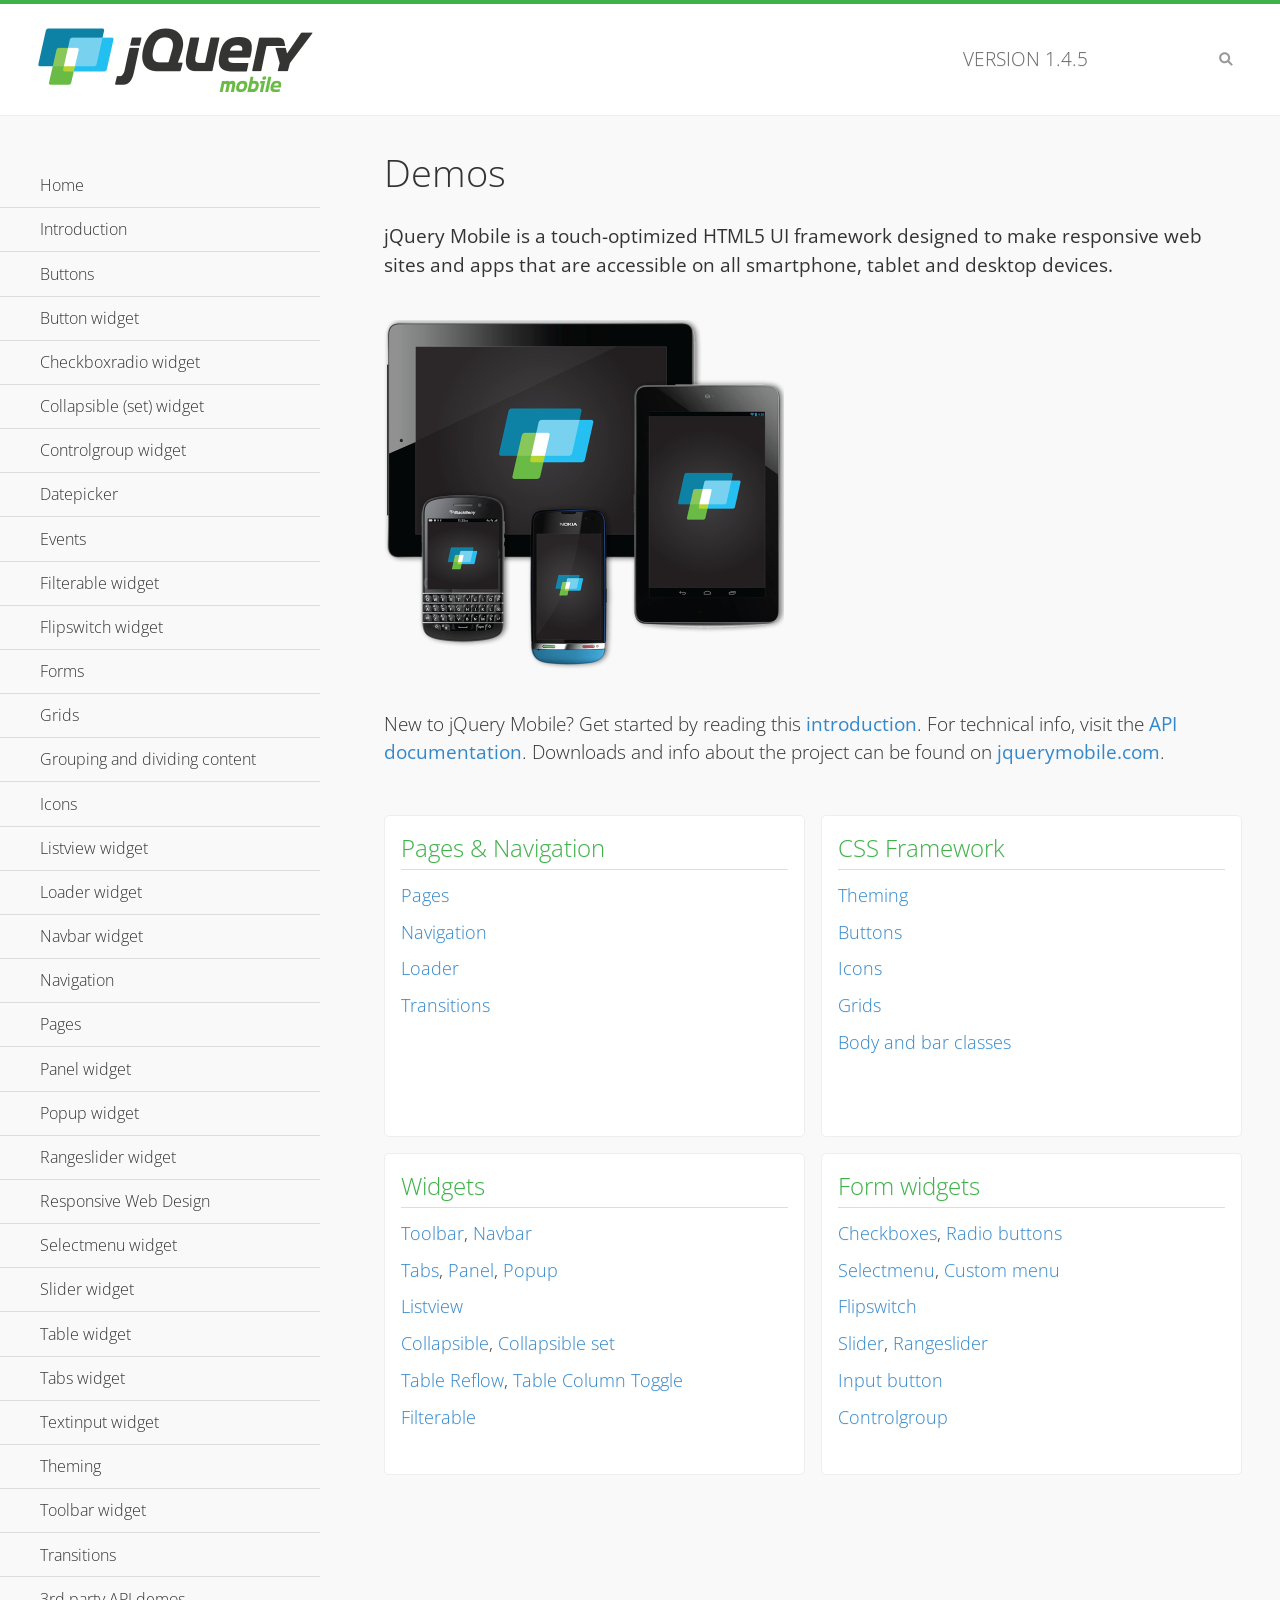
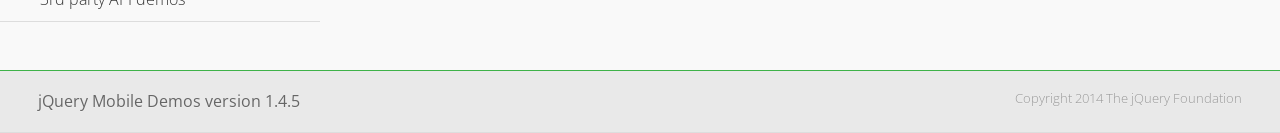
<file: _phonegap/www/js/libs/jquery-mobile/demos/index.html>
<!DOCTYPE html>
<html>
<head>
	<meta charset="utf-8">
	<meta name="viewport" content="width=device-width, initial-scale=1">
	<title>jQuery Mobile Demos</title>
	<link rel="shortcut icon" href="favicon.ico">
	<link rel="stylesheet" href="css/themes/default/jquery.mobile-1.4.5.min.css">
	<link rel="stylesheet" href="_assets/css/jqm-demos.css">
    <link rel="stylesheet" href="http://fonts.googleapis.com/css?family=Open+Sans:300,400,700">
	<script src="js/jquery.js"></script>
	<script src="_assets/js/index.js"></script>
	<script src="js/jquery.mobile-1.4.5.min.js"></script>
</head>
<body>
<div data-role="page" class="jqm-demos jqm-home">

	<div data-role="header" class="jqm-header">
		<h2><img src="_assets/img/jquery-logo.png" alt="jQuery Mobile"></h2>
		<p>Version <span class="jqm-version"></span></p>
		<a href="#" class="jqm-navmenu-link ui-btn ui-btn-icon-notext ui-corner-all ui-icon-bars ui-nodisc-icon ui-alt-icon ui-btn-left">Menu</a>
		<a href="#" class="jqm-search-link ui-btn ui-btn-icon-notext ui-corner-all ui-icon-search ui-nodisc-icon ui-alt-icon ui-btn-right">Search</a>
	</div><!-- /header -->

	<div role="main" class="ui-content jqm-content">

		<h1>Demos</h1>

		<p><strong>jQuery Mobile is a touch-optimized HTML5 UI framework designed to make responsive web sites and apps that are accessible on all smartphone, tablet and desktop devices.</strong></p>

		<img src="_assets/img/devices.png">

		<p>New to jQuery Mobile? Get started by reading this <a href="intro/" data-ajax="false">introduction</a>. For technical info, visit the <a href="http://api.jquerymobile.com" title="jQuery Mobile API documentation" target="_blank">API documentation</a>. Downloads and info about the project can be found on <a href="http://jquerymobile.com" title="jQuery Mobile web site" target="_blank">jquerymobile.com</a>.</p>

        <div class="ui-grid-a ui-responsive">
        	<div class="ui-block-a">
        		<div class="jqm-block-content">
        			<h3>Pages &amp; Navigation</h3>

        			<p><a href="pages/" data-ajax="false">Pages</a></p>
        			<p><a href="navigation/" data-ajax="false">Navigation</a></p>
        			<p><a href="loader/" data-ajax="false">Loader</a></p>
        			<p><a href="transitions/" data-ajax="false">Transitions</a></p>
        		</div>
        	</div>
        	<div class="ui-block-b">
        		<div class="jqm-block-content">
        			<h3>CSS Framework</h3>

        			<p><a href="theme-default/" data-ajax="false">Theming</a></p>
        			<p><a href="button-markup/" data-ajax="false">Buttons</a></p>
        			<p><a href="icons/" data-ajax="false">Icons</a></p>
        			<p><a href="grids/" data-ajax="false">Grids</a></p>
        			<p><a href="../body-bar-classes/" data-ajax="false">Body and bar classes</a></p>
        		</div>
        	</div>        	
        	<div class="ui-block-a">
        		<div class="jqm-block-content">
        			<h3>Widgets</h3>

        			<p><a href="toolbar/" data-ajax="false">Toolbar</a>, <a href="navbar/" data-ajax="false">Navbar</a></p>
        			<p><a href="tabs/" data-ajax="false">Tabs</a>, <a href="panel/" data-ajax="false">Panel</a>, <a href="popup/" data-ajax="false">Popup</a></p>
        			<p><a href="listview/" data-ajax="false">Listview</a></p>
        			<p><a href="collapsible/" data-ajax="false">Collapsible</a>, <a href="collapsibleset/" data-ajax="false">Collapsible set</a></p>
        			<p><a href="table-reflow/" data-ajax="false">Table Reflow</a>, <a href="table-column-toggle/" data-ajax="false">Table Column Toggle</a></p>
        			<p><a href="filterable/" data-ajax="false">Filterable</a></p>
        		</div>
        	</div>
        	<div class="ui-block-b">
        		<div class="jqm-block-content">
        			<h3>Form widgets</h3>

        			<p><a href="checkboxradio-checkbox/" data-ajax="false">Checkboxes</a>, <a href="checkboxradio-radio/" data-ajax="false">Radio buttons</a></p>
        			<p><a href="selectmenu/" data-ajax="false">Selectmenu</a>, <a href="selectmenu-custom/" data-ajax="false">Custom menu</a></p>
        			<p><a href="flipswitch/" data-ajax="false">Flipswitch</a></p>
        			<p><a href="slider/" data-ajax="false">Slider</a>, <a href="rangeslider/" data-ajax="false">Rangeslider</a></p>
        			<p><a href="button/" data-ajax="false">Input button</a></p>
        			<p><a href="controlgroup/" data-ajax="false">Controlgroup</a></p>
        		</div>
        	</div>
        </div>

	</div><!-- /content -->
	    <div data-role="panel" class="jqm-navmenu-panel" data-position="left" data-display="overlay" data-theme="a">
	    	<ul class="jqm-list ui-alt-icon ui-nodisc-icon">
<li data-filtertext="demos homepage" data-icon="home"><a href=".././">Home</a></li>
<li data-filtertext="introduction overview getting started"><a href="../intro/" data-ajax="false">Introduction</a></li>
<li data-filtertext="buttons button markup buttonmarkup method anchor link button element"><a href="../button-markup/" data-ajax="false">Buttons</a></li>
<li data-filtertext="form button widget input button submit reset"><a href="../button/" data-ajax="false">Button widget</a></li>
<li data-role="collapsible" data-enhanced="true" data-collapsed-icon="carat-d" data-expanded-icon="carat-u" data-iconpos="right" data-inset="false" class="ui-collapsible ui-collapsible-themed-content ui-collapsible-collapsed">
	<h3 class="ui-collapsible-heading ui-collapsible-heading-collapsed">
		<a href="#" class="ui-collapsible-heading-toggle ui-btn ui-btn-icon-right ui-btn-inherit ui-icon-carat-d">
		    Checkboxradio widget<span class="ui-collapsible-heading-status"> click to expand contents</span>
		</a>
	</h3>
	<div class="ui-collapsible-content ui-body-inherit ui-collapsible-content-collapsed" aria-hidden="true">
		<ul>
			<li data-filtertext="form checkboxradio widget checkbox input checkboxes controlgroups"><a href="../checkboxradio-checkbox/" data-ajax="false">Checkboxes</a></li>
			<li data-filtertext="form checkboxradio widget radio input radio buttons controlgroups"><a href="../checkboxradio-radio/" data-ajax="false">Radio buttons</a></li>
		</ul>
	</div>
</li>
<li data-role="collapsible" data-enhanced="true" data-collapsed-icon="carat-d" data-expanded-icon="carat-u" data-iconpos="right" data-inset="false" class="ui-collapsible ui-collapsible-themed-content ui-collapsible-collapsed">
	<h3 class="ui-collapsible-heading ui-collapsible-heading-collapsed">
		<a href="#" class="ui-collapsible-heading-toggle ui-btn ui-btn-icon-right ui-btn-inherit ui-icon-carat-d">
			Collapsible (set) widget<span class="ui-collapsible-heading-status"> click to expand contents</span>
		</a>
	</h3>
	<div class="ui-collapsible-content ui-body-inherit ui-collapsible-content-collapsed" aria-hidden="true">
		<ul>
			<li data-filtertext="collapsibles content formatting"><a href="../collapsible/" data-ajax="false">Collapsible</a></li>
			<li data-filtertext="dynamic collapsible set accordion append expand"><a href="../collapsible-dynamic/" data-ajax="false">Dynamic collapsibles</a></li>
			<li data-filtertext="accordions collapsible set widget content formatting grouped collapsibles"><a href="../collapsibleset/" data-ajax="false">Collapsible set</a></li>
		</ul>
	</div>
</li>
<li data-role="collapsible" data-enhanced="true" data-collapsed-icon="carat-d" data-expanded-icon="carat-u" data-iconpos="right" data-inset="false" class="ui-collapsible ui-collapsible-themed-content ui-collapsible-collapsed">
	<h3 class="ui-collapsible-heading ui-collapsible-heading-collapsed">
		<a href="#" class="ui-collapsible-heading-toggle ui-btn ui-btn-icon-right ui-btn-inherit ui-icon-carat-d">
			Controlgroup widget<span class="ui-collapsible-heading-status"> click to expand contents</span>
		</a>
	</h3>
	<div class="ui-collapsible-content ui-body-inherit ui-collapsible-content-collapsed" aria-hidden="true">
		<ul>
			<li data-filtertext="controlgroups selectmenu checkboxradio input grouped buttons horizontal vertical"><a href="../controlgroup/" data-ajax="false">Controlgroup</a></li>
			<li data-filtertext="dynamic controlgroup dynamically add buttons"><a href="../controlgroup-dynamic/" data-ajax="false">Dynamic controlgroups</a></li>
		</ul>
	</div>
</li>
<li data-filtertext="form datepicker widget date input"><a href="../datepicker/" data-ajax="false">Datepicker</a></li>
<li data-role="collapsible" data-enhanced="true" data-collapsed-icon="carat-d" data-expanded-icon="carat-u" data-iconpos="right" data-inset="false" class="ui-collapsible ui-collapsible-themed-content ui-collapsible-collapsed">
	<h3 class="ui-collapsible-heading ui-collapsible-heading-collapsed">
		<a href="#" class="ui-collapsible-heading-toggle ui-btn ui-btn-icon-right ui-btn-inherit ui-icon-carat-d">
			Events<span class="ui-collapsible-heading-status"> click to expand contents</span>
		</a>
	</h3>
	<div class="ui-collapsible-content ui-body-inherit ui-collapsible-content-collapsed" aria-hidden="true">
		<ul>
			<li data-filtertext="swipe to delete list items listviews swipe events"><a href="../swipe-list/" data-ajax="false">Swipe list items</a></li>
			<li data-filtertext="swipe to navigate swipe page navigation swipe events"><a href="../swipe-page/" data-ajax="false">Swipe page navigation</a></li>
		</ul>
	</div>
</li>
<li data-filtertext="filterable filter elements sorting searching listview table"><a href="../filterable/" data-ajax="false">Filterable widget</a></li>
<li data-filtertext="form flipswitch widget flip toggle switch binary select checkbox input"><a href="../flipswitch/" data-ajax="false">Flipswitch widget</a></li>
<li data-role="collapsible" data-enhanced="true" data-collapsed-icon="carat-d" data-expanded-icon="carat-u" data-iconpos="right" data-inset="false" class="ui-collapsible ui-collapsible-themed-content ui-collapsible-collapsed">
	<h3 class="ui-collapsible-heading ui-collapsible-heading-collapsed">
		<a href="#" class="ui-collapsible-heading-toggle ui-btn ui-btn-icon-right ui-btn-inherit ui-icon-carat-d">
			Forms<span class="ui-collapsible-heading-status"> click to expand contents</span>
		</a>
	</h3>
	<div class="ui-collapsible-content ui-body-inherit ui-collapsible-content-collapsed" aria-hidden="true">
		<ul>
			<li data-filtertext="forms text checkbox radio range button submit reset inputs selects textarea slider flipswitch label form elements"><a href="../forms/" data-ajax="false">Forms</a></li>
			<li data-filtertext="form hide labels hidden accessible ui-hidden-accessible forms"><a href="../forms-label-hidden-accessible/" data-ajax="false">Hide labels</a></li>
			<li data-filtertext="form field containers fieldcontain ui-field-contain forms"><a href="../forms-field-contain/" data-ajax="false">Field containers</a></li>
			<li data-filtertext="forms disabled form elements"><a href="../forms-disabled/" data-ajax="false">Forms disabled</a></li>
			<li data-filtertext="forms gallery examples overview forms text checkbox radio range button submit reset inputs selects textarea slider flipswitch label form elements"><a href="../forms-gallery/" data-ajax="false">Forms gallery</a></li>
		</ul>
	</div>
</li>
<li data-role="collapsible" data-enhanced="true" data-collapsed-icon="carat-d" data-expanded-icon="carat-u" data-iconpos="right" data-inset="false" class="ui-collapsible ui-collapsible-themed-content ui-collapsible-collapsed">
	<h3 class="ui-collapsible-heading ui-collapsible-heading-collapsed">
		<a href="#" class="ui-collapsible-heading-toggle ui-btn ui-btn-icon-right ui-btn-inherit ui-icon-carat-d">
			Grids<span class="ui-collapsible-heading-status"> click to expand contents</span>
		</a>
	</h3>
	<div class="ui-collapsible-content ui-body-inherit ui-collapsible-content-collapsed" aria-hidden="true">
		<ul>
			<li data-filtertext="grids columns blocks content formatting rwd responsive css framework"><a href="../grids/" data-ajax="false">Grids</a></li>
			<li data-filtertext="buttons in grids css framework"><a href="../grids-buttons/" data-ajax="false">Buttons in grids</a></li>
			<li data-filtertext="custom responsive grids rwd css framework"><a href="../grids-custom-responsive/" data-ajax="false">Custom responsive grids</a></li>
		</ul>
	</div>
</li>
<li data-filtertext="blocks content formatting sections heading"><a href="../body-bar-classes/" data-ajax="false">Grouping and dividing content</a></li>
<li data-role="collapsible" data-enhanced="true" data-collapsed-icon="carat-d" data-expanded-icon="carat-u" data-iconpos="right" data-inset="false" class="ui-collapsible ui-collapsible-themed-content ui-collapsible-collapsed">
	<h3 class="ui-collapsible-heading ui-collapsible-heading-collapsed">
		<a href="#" class="ui-collapsible-heading-toggle ui-btn ui-btn-icon-right ui-btn-inherit ui-icon-carat-d">
			Icons<span class="ui-collapsible-heading-status"> click to expand contents</span>
		</a>
	</h3>
	<div class="ui-collapsible-content ui-body-inherit ui-collapsible-content-collapsed" aria-hidden="true">
		<ul>
			<li data-filtertext="button icons svg disc alt custom icon position"><a href="../icons/" data-ajax="false">Icons</a></li>
			<li data-filtertext=""><a href="../icons-grunticon/" data-ajax="false">Grunticon loader</a></li>
		</ul>
	</div>
</li>
<li data-role="collapsible" data-enhanced="true" data-collapsed-icon="carat-d" data-expanded-icon="carat-u" data-iconpos="right" data-inset="false" class="ui-collapsible ui-collapsible-themed-content ui-collapsible-collapsed">
	<h3 class="ui-collapsible-heading ui-collapsible-heading-collapsed">
		<a href="#" class="ui-collapsible-heading-toggle ui-btn ui-btn-icon-right ui-btn-inherit ui-icon-carat-d">
			Listview widget<span class="ui-collapsible-heading-status"> click to expand contents</span>
		</a>
	</h3>
	<div class="ui-collapsible-content ui-body-inherit ui-collapsible-content-collapsed" aria-hidden="true">
		<ul>
			<li data-filtertext="listview widget thumbnails icons nested split button collapsible ul ol"><a href="../listview/" data-ajax="false">Listview</a></li>
			<li data-filtertext="autocomplete filterable reveal listview filtertextbeforefilter placeholder"><a href="../listview-autocomplete/" data-ajax="false">Listview autocomplete</a></li>
			<li data-filtertext="autocomplete filterable reveal listview remote data filtertextbeforefilter placeholder"><a href="../listview-autocomplete-remote/" data-ajax="false">Listview autocomplete remote data</a></li>
			<li data-filtertext="autodividers anchor jump scroll linkbars listview lists ul ol"><a href="../listview-autodividers-linkbar/" data-ajax="false">Listview autodividers linkbar</a></li>
			<li data-filtertext="listview autodividers selector autodividersselector lists ul ol"><a href="../listview-autodividers-selector/" data-ajax="false">Listview autodividers selector</a></li>
			<li data-filtertext="listview nested list items"><a href="../listview-nested-lists/" data-ajax="false">Nested Listviews</a></li>
			<li data-filtertext="listview collapsible list items flat"><a href="../listview-collapsible-item-flat/" data-ajax="false">Listview collapsible list items (flat)</a></li>
			<li data-filtertext="listview collapsible list indented"><a href="../listview-collapsible-item-indented/" data-ajax="false">Listview collapsible list items (indented)</a></li>
			<li data-filtertext="grid listview responsive grids responsive listviews lists ul"><a href="../listview-grid/" data-ajax="false">Listview responsive grid</a></li>
		</ul>
	</div>
</li>
<li data-filtertext="loader widget page loading navigation overlay spinner"><a href="../loader/" data-ajax="false">Loader widget</a></li>
<li data-filtertext="navbar widget navmenu toolbars header footer"><a href="../navbar/" data-ajax="false">Navbar widget</a></li>
<li data-role="collapsible" data-enhanced="true" data-collapsed-icon="carat-d" data-expanded-icon="carat-u" data-iconpos="right" data-inset="false" class="ui-collapsible ui-collapsible-themed-content ui-collapsible-collapsed">
	<h3 class="ui-collapsible-heading ui-collapsible-heading-collapsed">
		<a href="#" class="ui-collapsible-heading-toggle ui-btn ui-btn-icon-right ui-btn-inherit ui-icon-carat-d">
			Navigation<span class="ui-collapsible-heading-status"> click to expand contents</span>
		</a>
	</h3>
	<div class="ui-collapsible-content ui-body-inherit ui-collapsible-content-collapsed" aria-hidden="true">
		<ul>
			<li data-filtertext="ajax navigation navigate widget history event method"><a href="../navigation/" data-ajax="false">Navigation</a></li>
			<li data-filtertext="linking pages page links navigation ajax prefetch cache"><a href="../navigation-linking-pages/" data-ajax="false">Linking pages</a></li>
			<!-- <li data-filtertext="php redirect server redirection server-side navigation"><a href="../navigation-php-redirect/" data-ajax="false">PHP redirect demo</a></li>-->
			<li data-filtertext="navigation redirection hash query"><a href="../navigation-hash-processing/" data-ajax="false">Hash processing demo</a></li>
			<li data-filtertext="navigation redirection hash query"><a href="../page-events/" data-ajax="false">Page Navigation Events</a></li>
		</ul>
	</div>
</li>
<li data-role="collapsible" data-enhanced="true" data-collapsed-icon="carat-d" data-expanded-icon="carat-u" data-iconpos="right" data-inset="false" class="ui-collapsible ui-collapsible-themed-content ui-collapsible-collapsed">
	<h3 class="ui-collapsible-heading ui-collapsible-heading-collapsed">
		<a href="#" class="ui-collapsible-heading-toggle ui-btn ui-btn-icon-right ui-btn-inherit ui-icon-carat-d">
			Pages<span class="ui-collapsible-heading-status"> click to expand contents</span>
		</a>
	</h3>
	<div class="ui-collapsible-content ui-body-inherit ui-collapsible-content-collapsed" aria-hidden="true">
		<ul>
			<li data-filtertext="pages page widget ajax navigation"><a href="../pages/" data-ajax="false">Pages</a></li>
			<li data-filtertext="single page"><a href="../pages-single-page/" data-ajax="false">Single page</a></li>
			<li data-filtertext="multipage multi-page page"><a href="../pages-multi-page/" data-ajax="false">Multi-page template</a></li>
			<li data-filtertext="dialog page widget modal popup"><a href="../pages-dialog/" data-ajax="false">Dialog page</a></li>
		</ul>
	</div>
</li>
<li data-role="collapsible" data-enhanced="true" data-collapsed-icon="carat-d" data-expanded-icon="carat-u" data-iconpos="right" data-inset="false" class="ui-collapsible ui-collapsible-themed-content ui-collapsible-collapsed">
	<h3 class="ui-collapsible-heading ui-collapsible-heading-collapsed">
		<a href="#" class="ui-collapsible-heading-toggle ui-btn ui-btn-icon-right ui-btn-inherit ui-icon-carat-d">
			Panel widget<span class="ui-collapsible-heading-status"> click to expand contents</span>
		</a>
	</h3>
	<div class="ui-collapsible-content ui-body-inherit ui-collapsible-content-collapsed" aria-hidden="true">
		<ul>
			<li data-filtertext="panel widget sliding panels reveal push overlay responsive"><a href="../panel/" data-ajax="false">Panel</a></li>
			<li data-filtertext=""><a href="../panel-external/" data-ajax="false">External panels</a></li>
			<li data-filtertext="panel "><a href="../panel-fixed/" data-ajax="false">Fixed panels</a></li>
			<li data-filtertext="panel slide panels sliding panels shadow rwd responsive breakpoint"><a href="../panel-responsive/" data-ajax="false">Panels responsive</a></li>
			<li data-filtertext="panel custom style custom panel width reveal shadow listview panel styling page background wrapper"><a href="../panel-styling/" data-ajax="false">Custom panel style</a></li>
			<li data-filtertext="panel open on swipe"><a href="../panel-swipe-open/" data-ajax="false">Panel open on swipe</a></li>
			<li data-filtertext="panels outside page internal external toolbars"><a href="../panel-external-internal/" data-ajax="false">Panel external and internal</a></li>
		</ul>
	</div>
</li>
<li data-role="collapsible" data-enhanced="true" data-collapsed-icon="carat-d" data-expanded-icon="carat-u" data-iconpos="right" data-inset="false" class="ui-collapsible ui-collapsible-themed-content ui-collapsible-collapsed">
	<h3 class="ui-collapsible-heading ui-collapsible-heading-collapsed">
		<a href="#" class="ui-collapsible-heading-toggle ui-btn ui-btn-icon-right ui-btn-inherit ui-icon-carat-d">
			Popup widget<span class="ui-collapsible-heading-status"> click to expand contents</span>
		</a>
	</h3>
	<div class="ui-collapsible-content ui-body-inherit ui-collapsible-content-collapsed" aria-hidden="true">
		<ul>
			<li data-filtertext="popup widget popups dialog modal transition tooltip lightbox form overlay screen flip pop fade transition"><a href="../popup/" data-ajax="false">Popup</a></li>
			<li data-filtertext="popup alignment position"><a href="../popup-alignment/" data-ajax="false">Popup alignment</a></li>
			<li data-filtertext="popup arrow size popups popover"><a href="../popup-arrow-size/" data-ajax="false">Popup arrow size</a></li>
			<li data-filtertext="dynamic popups popup images lightbox"><a href="../popup-dynamic/" data-ajax="false">Dynamic popups</a></li>
			<li data-filtertext="popups with iframes scaling"><a href="../popup-iframe/" data-ajax="false">Popups with iframes</a></li>
			<li data-filtertext="popup image scaling"><a href="../popup-image-scaling/" data-ajax="false">Popup image scaling</a></li>
			<li data-filtertext="external popup outside multi-page"><a href="../popup-outside-multipage/" data-ajax="false">Popup outside multi-page</a></li>
		</ul>
	</div>
</li>
<li data-filtertext="form rangeslider widget dual sliders dual handle sliders range input"><a href="../rangeslider/" data-ajax="false">Rangeslider widget</a></li>
<li data-filtertext="responsive web design rwd adaptive progressive enhancement PE accessible mobile breakpoints media query media queries"><a href="../rwd/" data-ajax="false">Responsive Web Design</a></li>
<li data-role="collapsible" data-enhanced="true" data-collapsed-icon="carat-d" data-expanded-icon="carat-u" data-iconpos="right" data-inset="false" class="ui-collapsible ui-collapsible-themed-content ui-collapsible-collapsed">
	<h3 class="ui-collapsible-heading ui-collapsible-heading-collapsed">
		<a href="#" class="ui-collapsible-heading-toggle ui-btn ui-btn-icon-right ui-btn-inherit ui-icon-carat-d">
			Selectmenu widget<span class="ui-collapsible-heading-status"> click to expand contents</span>
		</a>
	</h3>
	<div class="ui-collapsible-content ui-body-inherit ui-collapsible-content-collapsed" aria-hidden="true">
		<ul>
			<li data-filtertext="form selectmenu widget select input custom select menu selects"><a href="../selectmenu/" data-ajax="false">Selectmenu</a></li>
			<li data-filtertext="form custom select menu selectmenu widget custom menu option optgroup multiple selects"><a href="../selectmenu-custom/" data-ajax="false">Custom select menu</a></li>
			<li data-filtertext="filterable select filter popup dialog"><a href="../selectmenu-custom-filter/" data-ajax="false">Custom select menu with filter</a></li>
		</ul>
	</div>
</li>
<li data-role="collapsible" data-enhanced="true" data-collapsed-icon="carat-d" data-expanded-icon="carat-u" data-iconpos="right" data-inset="false" class="ui-collapsible ui-collapsible-themed-content ui-collapsible-collapsed">
	<h3 class="ui-collapsible-heading ui-collapsible-heading-collapsed">
		<a href="#" class="ui-collapsible-heading-toggle ui-btn ui-btn-icon-right ui-btn-inherit ui-icon-carat-d">
			Slider widget<span class="ui-collapsible-heading-status"> click to expand contents</span>
		</a>
	</h3>
	<div class="ui-collapsible-content ui-body-inherit ui-collapsible-content-collapsed" aria-hidden="true">
		<ul>
			<li data-filtertext="form slider widget range input single sliders"><a href="../slider/" data-ajax="false">Slider</a></li>
			<li data-filtertext="form slider widget flipswitch slider binary select flip toggle switch"><a href="../slider-flipswitch/" data-ajax="false">Slider flip toggle switch</a></li>
			<li data-filtertext="form slider tooltip handle value input range sliders"><a href="../slider-tooltip/" data-ajax="false">Slider tooltip</a></li>
		</ul>
	</div>
</li>
<li data-role="collapsible" data-enhanced="true" data-collapsed-icon="carat-d" data-expanded-icon="carat-u" data-iconpos="right" data-inset="false" class="ui-collapsible ui-collapsible-themed-content ui-collapsible-collapsed">
	<h3 class="ui-collapsible-heading ui-collapsible-heading-collapsed">
		<a href="#" class="ui-collapsible-heading-toggle ui-btn ui-btn-icon-right ui-btn-inherit ui-icon-carat-d">
			Table widget<span class="ui-collapsible-heading-status"> click to expand contents</span>
		</a>
	</h3>
	<div class="ui-collapsible-content ui-body-inherit ui-collapsible-content-collapsed" aria-hidden="true">
		<ul>
			<li data-filtertext="table widget reflow column toggle th td responsive tables rwd hide show tabular"><a href="../table-column-toggle/" data-ajax="false">Table Column Toggle</a></li>
			<li data-filtertext="table column toggle phone comparison demo"><a href="../table-column-toggle-example/" data-ajax="false">Table Column Toggle demo</a></li>
			<li data-filtertext="responsive tables table column toggle heading groups rwd breakpoint"><a href="../table-column-toggle-heading-groups/" data-ajax="false">Table Column Toggle heading groups</a></li>
			<li data-filtertext="responsive tables table column toggle hide rwd breakpoint customization options"><a href="../table-column-toggle-options/" data-ajax="false">Table Column Toggle options</a></li>
			<li data-filtertext="table reflow th td responsive rwd columns tabular"><a href="../table-reflow/" data-ajax="false">Table Reflow</a></li>
			<li data-filtertext="responsive tables table reflow heading groups rwd breakpoint"><a href="../table-reflow-heading-groups/" data-ajax="false">Table Reflow heading groups</a></li>
			<li data-filtertext="responsive tables table reflow stripes strokes table style"><a href="../table-reflow-stripes-strokes/" data-ajax="false">Table Reflow stripes and strokes</a></li>
			<li data-filtertext="responsive tables table reflow stack custom styles"><a href="../table-reflow-styling/" data-ajax="false">Table Reflow custom styles</a></li>
		</ul>
	</div>
</li>
<li data-filtertext="ui tabs widget"><a href="../tabs/" data-ajax="false">Tabs widget</a></li>
<li data-filtertext="form textinput widget text input textarea number date time tel email file color password"><a href="../textinput/" data-ajax="false">Textinput widget</a></li>
<li data-role="collapsible" data-enhanced="true" data-collapsed-icon="carat-d" data-expanded-icon="carat-u" data-iconpos="right" data-inset="false" class="ui-collapsible ui-collapsible-themed-content ui-collapsible-collapsed">
	<h3 class="ui-collapsible-heading ui-collapsible-heading-collapsed">
		<a href="#" class="ui-collapsible-heading-toggle ui-btn ui-btn-icon-right ui-btn-inherit ui-icon-carat-d">
			Theming<span class="ui-collapsible-heading-status"> click to expand contents</span>
		</a>
	</h3>
	<div class="ui-collapsible-content ui-body-inherit ui-collapsible-content-collapsed" aria-hidden="true">
		<ul>
			<li data-filtertext="default theme swatches theming style css"><a href="../theme-default/" data-ajax="false">Default theme</a></li>
			<li data-filtertext="classic theme old theme swatches theming style css"><a href="../theme-classic/" data-ajax="false">Classic theme</a></li>
		</ul>
	</div>
</li>
<li data-role="collapsible" data-enhanced="true" data-collapsed-icon="carat-d" data-expanded-icon="carat-u" data-iconpos="right" data-inset="false" class="ui-collapsible ui-collapsible-themed-content ui-collapsible-collapsed">
	<h3 class="ui-collapsible-heading ui-collapsible-heading-collapsed">
		<a href="#" class="ui-collapsible-heading-toggle ui-btn ui-btn-icon-right ui-btn-inherit ui-icon-carat-d">
			Toolbar widget<span class="ui-collapsible-heading-status"> click to expand contents</span>
		</a>
	</h3>
	<div class="ui-collapsible-content ui-body-inherit ui-collapsible-content-collapsed" aria-hidden="true">
		<ul>
			<li data-filtertext="toolbar widget header footer toolbars fixed fullscreen external sections"><a href="../toolbar/" data-ajax="false">Toolbar</a></li>
			<li data-filtertext="dynamic toolbars dynamically add toolbar header footer"><a href="../toolbar-dynamic/" data-ajax="false">Dynamic toolbars</a></li>
			<li data-filtertext="external toolbars header footer"><a href="../toolbar-external/" data-ajax="false">External toolbars</a></li>
			<li data-filtertext="fixed toolbars header footer"><a href="../toolbar-fixed/" data-ajax="false">Fixed toolbars</a></li>
			<li data-filtertext="fixed fullscreen toolbars header footer"><a href="../toolbar-fixed-fullscreen/" data-ajax="false">Fullscreen toolbars</a></li>
			<li data-filtertext="external fixed toolbars header footer"><a href="../toolbar-fixed-external/" data-ajax="false">Fixed external toolbars</a></li>
			<li data-filtertext="external persistent toolbars header footer navbar navmenu"><a href="../toolbar-fixed-persistent/" data-ajax="false">Persistent toolbars</a></li>
			<li data-filtertext="external ajax optimized toolbars persistent toolbars header footer navbar"><a href="../toolbar-fixed-persistent-optimized/" data-ajax="false">Ajax optimized toolbars</a></li>
			<li data-filtertext="form in toolbars header footer"><a href="../toolbar-fixed-forms/" data-ajax="false">Form in toolbar</a></li>
		</ul>
	</div>
</li>
<li data-filtertext="page transitions animated pages popup navigation flip slide fade pop"><a href="../transitions/" data-ajax="false">Transitions</a></li>
<li data-role="collapsible" data-enhanced="true" data-collapsed-icon="carat-d" data-expanded-icon="carat-u" data-iconpos="right" data-inset="false" class="ui-collapsible ui-collapsible-themed-content ui-collapsible-collapsed">
	<h3 class="ui-collapsible-heading ui-collapsible-heading-collapsed">
		<a href="#" class="ui-collapsible-heading-toggle ui-btn ui-btn-icon-right ui-btn-inherit ui-icon-carat-d">
			3rd party API demos<span class="ui-collapsible-heading-status"> click to expand contents</span>
		</a>
	</h3>
	<div class="ui-collapsible-content ui-body-inherit ui-collapsible-content-collapsed" aria-hidden="true">
		<ul>
			<li data-filtertext="backbone requirejs navigation router"><a href="../backbone-requirejs/" data-ajax="false">Backbone RequireJS</a></li>
			<li data-filtertext="google maps geolocation demo"><a href="../map-geolocation/" data-ajax="false">Google Maps geolocation</a></li>
			<li data-filtertext="google maps hybrid"><a href="../map-list-toggle/" data-ajax="false">Google Maps list toggle</a></li>
		</ul>
	</div>
</li>



		     </ul>
		</div><!-- /panel -->


	<div data-role="footer" data-position="fixed" data-tap-toggle="false" class="jqm-footer">
		<p>jQuery Mobile Demos version <span class="jqm-version"></span></p>
		<p>Copyright 2014 The jQuery Foundation</p>
	</div><!-- /footer -->
	<!-- TODO: This should become an external panel so we can add input to markup (unique ID) -->
    <div data-role="panel" class="jqm-search-panel" data-position="right" data-display="overlay" data-theme="a">
		<div class="jqm-search">
			<ul class="jqm-list" data-filter-placeholder="Search demos..." data-filter-reveal="true">
<li data-filtertext="demos homepage" data-icon="home"><a href=".././">Home</a></li>
<li data-filtertext="introduction overview getting started"><a href="../intro/" data-ajax="false">Introduction</a></li>
<li data-filtertext="buttons button markup buttonmarkup method anchor link button element"><a href="../button-markup/" data-ajax="false">Buttons</a></li>
<li data-filtertext="form button widget input button submit reset"><a href="../button/" data-ajax="false">Button widget</a></li>
<li data-role="collapsible" data-enhanced="true" data-collapsed-icon="carat-d" data-expanded-icon="carat-u" data-iconpos="right" data-inset="false" class="ui-collapsible ui-collapsible-themed-content ui-collapsible-collapsed">
	<h3 class="ui-collapsible-heading ui-collapsible-heading-collapsed">
		<a href="#" class="ui-collapsible-heading-toggle ui-btn ui-btn-icon-right ui-btn-inherit ui-icon-carat-d">
		    Checkboxradio widget<span class="ui-collapsible-heading-status"> click to expand contents</span>
		</a>
	</h3>
	<div class="ui-collapsible-content ui-body-inherit ui-collapsible-content-collapsed" aria-hidden="true">
		<ul>
			<li data-filtertext="form checkboxradio widget checkbox input checkboxes controlgroups"><a href="../checkboxradio-checkbox/" data-ajax="false">Checkboxes</a></li>
			<li data-filtertext="form checkboxradio widget radio input radio buttons controlgroups"><a href="../checkboxradio-radio/" data-ajax="false">Radio buttons</a></li>
		</ul>
	</div>
</li>
<li data-role="collapsible" data-enhanced="true" data-collapsed-icon="carat-d" data-expanded-icon="carat-u" data-iconpos="right" data-inset="false" class="ui-collapsible ui-collapsible-themed-content ui-collapsible-collapsed">
	<h3 class="ui-collapsible-heading ui-collapsible-heading-collapsed">
		<a href="#" class="ui-collapsible-heading-toggle ui-btn ui-btn-icon-right ui-btn-inherit ui-icon-carat-d">
			Collapsible (set) widget<span class="ui-collapsible-heading-status"> click to expand contents</span>
		</a>
	</h3>
	<div class="ui-collapsible-content ui-body-inherit ui-collapsible-content-collapsed" aria-hidden="true">
		<ul>
			<li data-filtertext="collapsibles content formatting"><a href="../collapsible/" data-ajax="false">Collapsible</a></li>
			<li data-filtertext="dynamic collapsible set accordion append expand"><a href="../collapsible-dynamic/" data-ajax="false">Dynamic collapsibles</a></li>
			<li data-filtertext="accordions collapsible set widget content formatting grouped collapsibles"><a href="../collapsibleset/" data-ajax="false">Collapsible set</a></li>
		</ul>
	</div>
</li>
<li data-role="collapsible" data-enhanced="true" data-collapsed-icon="carat-d" data-expanded-icon="carat-u" data-iconpos="right" data-inset="false" class="ui-collapsible ui-collapsible-themed-content ui-collapsible-collapsed">
	<h3 class="ui-collapsible-heading ui-collapsible-heading-collapsed">
		<a href="#" class="ui-collapsible-heading-toggle ui-btn ui-btn-icon-right ui-btn-inherit ui-icon-carat-d">
			Controlgroup widget<span class="ui-collapsible-heading-status"> click to expand contents</span>
		</a>
	</h3>
	<div class="ui-collapsible-content ui-body-inherit ui-collapsible-content-collapsed" aria-hidden="true">
		<ul>
			<li data-filtertext="controlgroups selectmenu checkboxradio input grouped buttons horizontal vertical"><a href="../controlgroup/" data-ajax="false">Controlgroup</a></li>
			<li data-filtertext="dynamic controlgroup dynamically add buttons"><a href="../controlgroup-dynamic/" data-ajax="false">Dynamic controlgroups</a></li>
		</ul>
	</div>
</li>
<li data-filtertext="form datepicker widget date input"><a href="../datepicker/" data-ajax="false">Datepicker</a></li>
<li data-role="collapsible" data-enhanced="true" data-collapsed-icon="carat-d" data-expanded-icon="carat-u" data-iconpos="right" data-inset="false" class="ui-collapsible ui-collapsible-themed-content ui-collapsible-collapsed">
	<h3 class="ui-collapsible-heading ui-collapsible-heading-collapsed">
		<a href="#" class="ui-collapsible-heading-toggle ui-btn ui-btn-icon-right ui-btn-inherit ui-icon-carat-d">
			Events<span class="ui-collapsible-heading-status"> click to expand contents</span>
		</a>
	</h3>
	<div class="ui-collapsible-content ui-body-inherit ui-collapsible-content-collapsed" aria-hidden="true">
		<ul>
			<li data-filtertext="swipe to delete list items listviews swipe events"><a href="../swipe-list/" data-ajax="false">Swipe list items</a></li>
			<li data-filtertext="swipe to navigate swipe page navigation swipe events"><a href="../swipe-page/" data-ajax="false">Swipe page navigation</a></li>
		</ul>
	</div>
</li>
<li data-filtertext="filterable filter elements sorting searching listview table"><a href="../filterable/" data-ajax="false">Filterable widget</a></li>
<li data-filtertext="form flipswitch widget flip toggle switch binary select checkbox input"><a href="../flipswitch/" data-ajax="false">Flipswitch widget</a></li>
<li data-role="collapsible" data-enhanced="true" data-collapsed-icon="carat-d" data-expanded-icon="carat-u" data-iconpos="right" data-inset="false" class="ui-collapsible ui-collapsible-themed-content ui-collapsible-collapsed">
	<h3 class="ui-collapsible-heading ui-collapsible-heading-collapsed">
		<a href="#" class="ui-collapsible-heading-toggle ui-btn ui-btn-icon-right ui-btn-inherit ui-icon-carat-d">
			Forms<span class="ui-collapsible-heading-status"> click to expand contents</span>
		</a>
	</h3>
	<div class="ui-collapsible-content ui-body-inherit ui-collapsible-content-collapsed" aria-hidden="true">
		<ul>
			<li data-filtertext="forms text checkbox radio range button submit reset inputs selects textarea slider flipswitch label form elements"><a href="../forms/" data-ajax="false">Forms</a></li>
			<li data-filtertext="form hide labels hidden accessible ui-hidden-accessible forms"><a href="../forms-label-hidden-accessible/" data-ajax="false">Hide labels</a></li>
			<li data-filtertext="form field containers fieldcontain ui-field-contain forms"><a href="../forms-field-contain/" data-ajax="false">Field containers</a></li>
			<li data-filtertext="forms disabled form elements"><a href="../forms-disabled/" data-ajax="false">Forms disabled</a></li>
			<li data-filtertext="forms gallery examples overview forms text checkbox radio range button submit reset inputs selects textarea slider flipswitch label form elements"><a href="../forms-gallery/" data-ajax="false">Forms gallery</a></li>
		</ul>
	</div>
</li>
<li data-role="collapsible" data-enhanced="true" data-collapsed-icon="carat-d" data-expanded-icon="carat-u" data-iconpos="right" data-inset="false" class="ui-collapsible ui-collapsible-themed-content ui-collapsible-collapsed">
	<h3 class="ui-collapsible-heading ui-collapsible-heading-collapsed">
		<a href="#" class="ui-collapsible-heading-toggle ui-btn ui-btn-icon-right ui-btn-inherit ui-icon-carat-d">
			Grids<span class="ui-collapsible-heading-status"> click to expand contents</span>
		</a>
	</h3>
	<div class="ui-collapsible-content ui-body-inherit ui-collapsible-content-collapsed" aria-hidden="true">
		<ul>
			<li data-filtertext="grids columns blocks content formatting rwd responsive css framework"><a href="../grids/" data-ajax="false">Grids</a></li>
			<li data-filtertext="buttons in grids css framework"><a href="../grids-buttons/" data-ajax="false">Buttons in grids</a></li>
			<li data-filtertext="custom responsive grids rwd css framework"><a href="../grids-custom-responsive/" data-ajax="false">Custom responsive grids</a></li>
		</ul>
	</div>
</li>
<li data-filtertext="blocks content formatting sections heading"><a href="../body-bar-classes/" data-ajax="false">Grouping and dividing content</a></li>
<li data-role="collapsible" data-enhanced="true" data-collapsed-icon="carat-d" data-expanded-icon="carat-u" data-iconpos="right" data-inset="false" class="ui-collapsible ui-collapsible-themed-content ui-collapsible-collapsed">
	<h3 class="ui-collapsible-heading ui-collapsible-heading-collapsed">
		<a href="#" class="ui-collapsible-heading-toggle ui-btn ui-btn-icon-right ui-btn-inherit ui-icon-carat-d">
			Icons<span class="ui-collapsible-heading-status"> click to expand contents</span>
		</a>
	</h3>
	<div class="ui-collapsible-content ui-body-inherit ui-collapsible-content-collapsed" aria-hidden="true">
		<ul>
			<li data-filtertext="button icons svg disc alt custom icon position"><a href="../icons/" data-ajax="false">Icons</a></li>
			<li data-filtertext=""><a href="../icons-grunticon/" data-ajax="false">Grunticon loader</a></li>
		</ul>
	</div>
</li>
<li data-role="collapsible" data-enhanced="true" data-collapsed-icon="carat-d" data-expanded-icon="carat-u" data-iconpos="right" data-inset="false" class="ui-collapsible ui-collapsible-themed-content ui-collapsible-collapsed">
	<h3 class="ui-collapsible-heading ui-collapsible-heading-collapsed">
		<a href="#" class="ui-collapsible-heading-toggle ui-btn ui-btn-icon-right ui-btn-inherit ui-icon-carat-d">
			Listview widget<span class="ui-collapsible-heading-status"> click to expand contents</span>
		</a>
	</h3>
	<div class="ui-collapsible-content ui-body-inherit ui-collapsible-content-collapsed" aria-hidden="true">
		<ul>
			<li data-filtertext="listview widget thumbnails icons nested split button collapsible ul ol"><a href="../listview/" data-ajax="false">Listview</a></li>
			<li data-filtertext="autocomplete filterable reveal listview filtertextbeforefilter placeholder"><a href="../listview-autocomplete/" data-ajax="false">Listview autocomplete</a></li>
			<li data-filtertext="autocomplete filterable reveal listview remote data filtertextbeforefilter placeholder"><a href="../listview-autocomplete-remote/" data-ajax="false">Listview autocomplete remote data</a></li>
			<li data-filtertext="autodividers anchor jump scroll linkbars listview lists ul ol"><a href="../listview-autodividers-linkbar/" data-ajax="false">Listview autodividers linkbar</a></li>
			<li data-filtertext="listview autodividers selector autodividersselector lists ul ol"><a href="../listview-autodividers-selector/" data-ajax="false">Listview autodividers selector</a></li>
			<li data-filtertext="listview nested list items"><a href="../listview-nested-lists/" data-ajax="false">Nested Listviews</a></li>
			<li data-filtertext="listview collapsible list items flat"><a href="../listview-collapsible-item-flat/" data-ajax="false">Listview collapsible list items (flat)</a></li>
			<li data-filtertext="listview collapsible list indented"><a href="../listview-collapsible-item-indented/" data-ajax="false">Listview collapsible list items (indented)</a></li>
			<li data-filtertext="grid listview responsive grids responsive listviews lists ul"><a href="../listview-grid/" data-ajax="false">Listview responsive grid</a></li>
		</ul>
	</div>
</li>
<li data-filtertext="loader widget page loading navigation overlay spinner"><a href="../loader/" data-ajax="false">Loader widget</a></li>
<li data-filtertext="navbar widget navmenu toolbars header footer"><a href="../navbar/" data-ajax="false">Navbar widget</a></li>
<li data-role="collapsible" data-enhanced="true" data-collapsed-icon="carat-d" data-expanded-icon="carat-u" data-iconpos="right" data-inset="false" class="ui-collapsible ui-collapsible-themed-content ui-collapsible-collapsed">
	<h3 class="ui-collapsible-heading ui-collapsible-heading-collapsed">
		<a href="#" class="ui-collapsible-heading-toggle ui-btn ui-btn-icon-right ui-btn-inherit ui-icon-carat-d">
			Navigation<span class="ui-collapsible-heading-status"> click to expand contents</span>
		</a>
	</h3>
	<div class="ui-collapsible-content ui-body-inherit ui-collapsible-content-collapsed" aria-hidden="true">
		<ul>
			<li data-filtertext="ajax navigation navigate widget history event method"><a href="../navigation/" data-ajax="false">Navigation</a></li>
			<li data-filtertext="linking pages page links navigation ajax prefetch cache"><a href="../navigation-linking-pages/" data-ajax="false">Linking pages</a></li>
			<!-- <li data-filtertext="php redirect server redirection server-side navigation"><a href="../navigation-php-redirect/" data-ajax="false">PHP redirect demo</a></li>-->
			<li data-filtertext="navigation redirection hash query"><a href="../navigation-hash-processing/" data-ajax="false">Hash processing demo</a></li>
			<li data-filtertext="navigation redirection hash query"><a href="../page-events/" data-ajax="false">Page Navigation Events</a></li>
		</ul>
	</div>
</li>
<li data-role="collapsible" data-enhanced="true" data-collapsed-icon="carat-d" data-expanded-icon="carat-u" data-iconpos="right" data-inset="false" class="ui-collapsible ui-collapsible-themed-content ui-collapsible-collapsed">
	<h3 class="ui-collapsible-heading ui-collapsible-heading-collapsed">
		<a href="#" class="ui-collapsible-heading-toggle ui-btn ui-btn-icon-right ui-btn-inherit ui-icon-carat-d">
			Pages<span class="ui-collapsible-heading-status"> click to expand contents</span>
		</a>
	</h3>
	<div class="ui-collapsible-content ui-body-inherit ui-collapsible-content-collapsed" aria-hidden="true">
		<ul>
			<li data-filtertext="pages page widget ajax navigation"><a href="../pages/" data-ajax="false">Pages</a></li>
			<li data-filtertext="single page"><a href="../pages-single-page/" data-ajax="false">Single page</a></li>
			<li data-filtertext="multipage multi-page page"><a href="../pages-multi-page/" data-ajax="false">Multi-page template</a></li>
			<li data-filtertext="dialog page widget modal popup"><a href="../pages-dialog/" data-ajax="false">Dialog page</a></li>
		</ul>
	</div>
</li>
<li data-role="collapsible" data-enhanced="true" data-collapsed-icon="carat-d" data-expanded-icon="carat-u" data-iconpos="right" data-inset="false" class="ui-collapsible ui-collapsible-themed-content ui-collapsible-collapsed">
	<h3 class="ui-collapsible-heading ui-collapsible-heading-collapsed">
		<a href="#" class="ui-collapsible-heading-toggle ui-btn ui-btn-icon-right ui-btn-inherit ui-icon-carat-d">
			Panel widget<span class="ui-collapsible-heading-status"> click to expand contents</span>
		</a>
	</h3>
	<div class="ui-collapsible-content ui-body-inherit ui-collapsible-content-collapsed" aria-hidden="true">
		<ul>
			<li data-filtertext="panel widget sliding panels reveal push overlay responsive"><a href="../panel/" data-ajax="false">Panel</a></li>
			<li data-filtertext=""><a href="../panel-external/" data-ajax="false">External panels</a></li>
			<li data-filtertext="panel "><a href="../panel-fixed/" data-ajax="false">Fixed panels</a></li>
			<li data-filtertext="panel slide panels sliding panels shadow rwd responsive breakpoint"><a href="../panel-responsive/" data-ajax="false">Panels responsive</a></li>
			<li data-filtertext="panel custom style custom panel width reveal shadow listview panel styling page background wrapper"><a href="../panel-styling/" data-ajax="false">Custom panel style</a></li>
			<li data-filtertext="panel open on swipe"><a href="../panel-swipe-open/" data-ajax="false">Panel open on swipe</a></li>
			<li data-filtertext="panels outside page internal external toolbars"><a href="../panel-external-internal/" data-ajax="false">Panel external and internal</a></li>
		</ul>
	</div>
</li>
<li data-role="collapsible" data-enhanced="true" data-collapsed-icon="carat-d" data-expanded-icon="carat-u" data-iconpos="right" data-inset="false" class="ui-collapsible ui-collapsible-themed-content ui-collapsible-collapsed">
	<h3 class="ui-collapsible-heading ui-collapsible-heading-collapsed">
		<a href="#" class="ui-collapsible-heading-toggle ui-btn ui-btn-icon-right ui-btn-inherit ui-icon-carat-d">
			Popup widget<span class="ui-collapsible-heading-status"> click to expand contents</span>
		</a>
	</h3>
	<div class="ui-collapsible-content ui-body-inherit ui-collapsible-content-collapsed" aria-hidden="true">
		<ul>
			<li data-filtertext="popup widget popups dialog modal transition tooltip lightbox form overlay screen flip pop fade transition"><a href="../popup/" data-ajax="false">Popup</a></li>
			<li data-filtertext="popup alignment position"><a href="../popup-alignment/" data-ajax="false">Popup alignment</a></li>
			<li data-filtertext="popup arrow size popups popover"><a href="../popup-arrow-size/" data-ajax="false">Popup arrow size</a></li>
			<li data-filtertext="dynamic popups popup images lightbox"><a href="../popup-dynamic/" data-ajax="false">Dynamic popups</a></li>
			<li data-filtertext="popups with iframes scaling"><a href="../popup-iframe/" data-ajax="false">Popups with iframes</a></li>
			<li data-filtertext="popup image scaling"><a href="../popup-image-scaling/" data-ajax="false">Popup image scaling</a></li>
			<li data-filtertext="external popup outside multi-page"><a href="../popup-outside-multipage/" data-ajax="false">Popup outside multi-page</a></li>
		</ul>
	</div>
</li>
<li data-filtertext="form rangeslider widget dual sliders dual handle sliders range input"><a href="../rangeslider/" data-ajax="false">Rangeslider widget</a></li>
<li data-filtertext="responsive web design rwd adaptive progressive enhancement PE accessible mobile breakpoints media query media queries"><a href="../rwd/" data-ajax="false">Responsive Web Design</a></li>
<li data-role="collapsible" data-enhanced="true" data-collapsed-icon="carat-d" data-expanded-icon="carat-u" data-iconpos="right" data-inset="false" class="ui-collapsible ui-collapsible-themed-content ui-collapsible-collapsed">
	<h3 class="ui-collapsible-heading ui-collapsible-heading-collapsed">
		<a href="#" class="ui-collapsible-heading-toggle ui-btn ui-btn-icon-right ui-btn-inherit ui-icon-carat-d">
			Selectmenu widget<span class="ui-collapsible-heading-status"> click to expand contents</span>
		</a>
	</h3>
	<div class="ui-collapsible-content ui-body-inherit ui-collapsible-content-collapsed" aria-hidden="true">
		<ul>
			<li data-filtertext="form selectmenu widget select input custom select menu selects"><a href="../selectmenu/" data-ajax="false">Selectmenu</a></li>
			<li data-filtertext="form custom select menu selectmenu widget custom menu option optgroup multiple selects"><a href="../selectmenu-custom/" data-ajax="false">Custom select menu</a></li>
			<li data-filtertext="filterable select filter popup dialog"><a href="../selectmenu-custom-filter/" data-ajax="false">Custom select menu with filter</a></li>
		</ul>
	</div>
</li>
<li data-role="collapsible" data-enhanced="true" data-collapsed-icon="carat-d" data-expanded-icon="carat-u" data-iconpos="right" data-inset="false" class="ui-collapsible ui-collapsible-themed-content ui-collapsible-collapsed">
	<h3 class="ui-collapsible-heading ui-collapsible-heading-collapsed">
		<a href="#" class="ui-collapsible-heading-toggle ui-btn ui-btn-icon-right ui-btn-inherit ui-icon-carat-d">
			Slider widget<span class="ui-collapsible-heading-status"> click to expand contents</span>
		</a>
	</h3>
	<div class="ui-collapsible-content ui-body-inherit ui-collapsible-content-collapsed" aria-hidden="true">
		<ul>
			<li data-filtertext="form slider widget range input single sliders"><a href="../slider/" data-ajax="false">Slider</a></li>
			<li data-filtertext="form slider widget flipswitch slider binary select flip toggle switch"><a href="../slider-flipswitch/" data-ajax="false">Slider flip toggle switch</a></li>
			<li data-filtertext="form slider tooltip handle value input range sliders"><a href="../slider-tooltip/" data-ajax="false">Slider tooltip</a></li>
		</ul>
	</div>
</li>
<li data-role="collapsible" data-enhanced="true" data-collapsed-icon="carat-d" data-expanded-icon="carat-u" data-iconpos="right" data-inset="false" class="ui-collapsible ui-collapsible-themed-content ui-collapsible-collapsed">
	<h3 class="ui-collapsible-heading ui-collapsible-heading-collapsed">
		<a href="#" class="ui-collapsible-heading-toggle ui-btn ui-btn-icon-right ui-btn-inherit ui-icon-carat-d">
			Table widget<span class="ui-collapsible-heading-status"> click to expand contents</span>
		</a>
	</h3>
	<div class="ui-collapsible-content ui-body-inherit ui-collapsible-content-collapsed" aria-hidden="true">
		<ul>
			<li data-filtertext="table widget reflow column toggle th td responsive tables rwd hide show tabular"><a href="../table-column-toggle/" data-ajax="false">Table Column Toggle</a></li>
			<li data-filtertext="table column toggle phone comparison demo"><a href="../table-column-toggle-example/" data-ajax="false">Table Column Toggle demo</a></li>
			<li data-filtertext="responsive tables table column toggle heading groups rwd breakpoint"><a href="../table-column-toggle-heading-groups/" data-ajax="false">Table Column Toggle heading groups</a></li>
			<li data-filtertext="responsive tables table column toggle hide rwd breakpoint customization options"><a href="../table-column-toggle-options/" data-ajax="false">Table Column Toggle options</a></li>
			<li data-filtertext="table reflow th td responsive rwd columns tabular"><a href="../table-reflow/" data-ajax="false">Table Reflow</a></li>
			<li data-filtertext="responsive tables table reflow heading groups rwd breakpoint"><a href="../table-reflow-heading-groups/" data-ajax="false">Table Reflow heading groups</a></li>
			<li data-filtertext="responsive tables table reflow stripes strokes table style"><a href="../table-reflow-stripes-strokes/" data-ajax="false">Table Reflow stripes and strokes</a></li>
			<li data-filtertext="responsive tables table reflow stack custom styles"><a href="../table-reflow-styling/" data-ajax="false">Table Reflow custom styles</a></li>
		</ul>
	</div>
</li>
<li data-filtertext="ui tabs widget"><a href="../tabs/" data-ajax="false">Tabs widget</a></li>
<li data-filtertext="form textinput widget text input textarea number date time tel email file color password"><a href="../textinput/" data-ajax="false">Textinput widget</a></li>
<li data-role="collapsible" data-enhanced="true" data-collapsed-icon="carat-d" data-expanded-icon="carat-u" data-iconpos="right" data-inset="false" class="ui-collapsible ui-collapsible-themed-content ui-collapsible-collapsed">
	<h3 class="ui-collapsible-heading ui-collapsible-heading-collapsed">
		<a href="#" class="ui-collapsible-heading-toggle ui-btn ui-btn-icon-right ui-btn-inherit ui-icon-carat-d">
			Theming<span class="ui-collapsible-heading-status"> click to expand contents</span>
		</a>
	</h3>
	<div class="ui-collapsible-content ui-body-inherit ui-collapsible-content-collapsed" aria-hidden="true">
		<ul>
			<li data-filtertext="default theme swatches theming style css"><a href="../theme-default/" data-ajax="false">Default theme</a></li>
			<li data-filtertext="classic theme old theme swatches theming style css"><a href="../theme-classic/" data-ajax="false">Classic theme</a></li>
		</ul>
	</div>
</li>
<li data-role="collapsible" data-enhanced="true" data-collapsed-icon="carat-d" data-expanded-icon="carat-u" data-iconpos="right" data-inset="false" class="ui-collapsible ui-collapsible-themed-content ui-collapsible-collapsed">
	<h3 class="ui-collapsible-heading ui-collapsible-heading-collapsed">
		<a href="#" class="ui-collapsible-heading-toggle ui-btn ui-btn-icon-right ui-btn-inherit ui-icon-carat-d">
			Toolbar widget<span class="ui-collapsible-heading-status"> click to expand contents</span>
		</a>
	</h3>
	<div class="ui-collapsible-content ui-body-inherit ui-collapsible-content-collapsed" aria-hidden="true">
		<ul>
			<li data-filtertext="toolbar widget header footer toolbars fixed fullscreen external sections"><a href="../toolbar/" data-ajax="false">Toolbar</a></li>
			<li data-filtertext="dynamic toolbars dynamically add toolbar header footer"><a href="../toolbar-dynamic/" data-ajax="false">Dynamic toolbars</a></li>
			<li data-filtertext="external toolbars header footer"><a href="../toolbar-external/" data-ajax="false">External toolbars</a></li>
			<li data-filtertext="fixed toolbars header footer"><a href="../toolbar-fixed/" data-ajax="false">Fixed toolbars</a></li>
			<li data-filtertext="fixed fullscreen toolbars header footer"><a href="../toolbar-fixed-fullscreen/" data-ajax="false">Fullscreen toolbars</a></li>
			<li data-filtertext="external fixed toolbars header footer"><a href="../toolbar-fixed-external/" data-ajax="false">Fixed external toolbars</a></li>
			<li data-filtertext="external persistent toolbars header footer navbar navmenu"><a href="../toolbar-fixed-persistent/" data-ajax="false">Persistent toolbars</a></li>
			<li data-filtertext="external ajax optimized toolbars persistent toolbars header footer navbar"><a href="../toolbar-fixed-persistent-optimized/" data-ajax="false">Ajax optimized toolbars</a></li>
			<li data-filtertext="form in toolbars header footer"><a href="../toolbar-fixed-forms/" data-ajax="false">Form in toolbar</a></li>
		</ul>
	</div>
</li>
<li data-filtertext="page transitions animated pages popup navigation flip slide fade pop"><a href="../transitions/" data-ajax="false">Transitions</a></li>
<li data-role="collapsible" data-enhanced="true" data-collapsed-icon="carat-d" data-expanded-icon="carat-u" data-iconpos="right" data-inset="false" class="ui-collapsible ui-collapsible-themed-content ui-collapsible-collapsed">
	<h3 class="ui-collapsible-heading ui-collapsible-heading-collapsed">
		<a href="#" class="ui-collapsible-heading-toggle ui-btn ui-btn-icon-right ui-btn-inherit ui-icon-carat-d">
			3rd party API demos<span class="ui-collapsible-heading-status"> click to expand contents</span>
		</a>
	</h3>
	<div class="ui-collapsible-content ui-body-inherit ui-collapsible-content-collapsed" aria-hidden="true">
		<ul>
			<li data-filtertext="backbone requirejs navigation router"><a href="../backbone-requirejs/" data-ajax="false">Backbone RequireJS</a></li>
			<li data-filtertext="google maps geolocation demo"><a href="../map-geolocation/" data-ajax="false">Google Maps geolocation</a></li>
			<li data-filtertext="google maps hybrid"><a href="../map-list-toggle/" data-ajax="false">Google Maps list toggle</a></li>
		</ul>
	</div>
</li>



			</ul>
		</div>
	</div><!-- /panel -->


</div><!-- /page -->

</body>
</html>
</file>
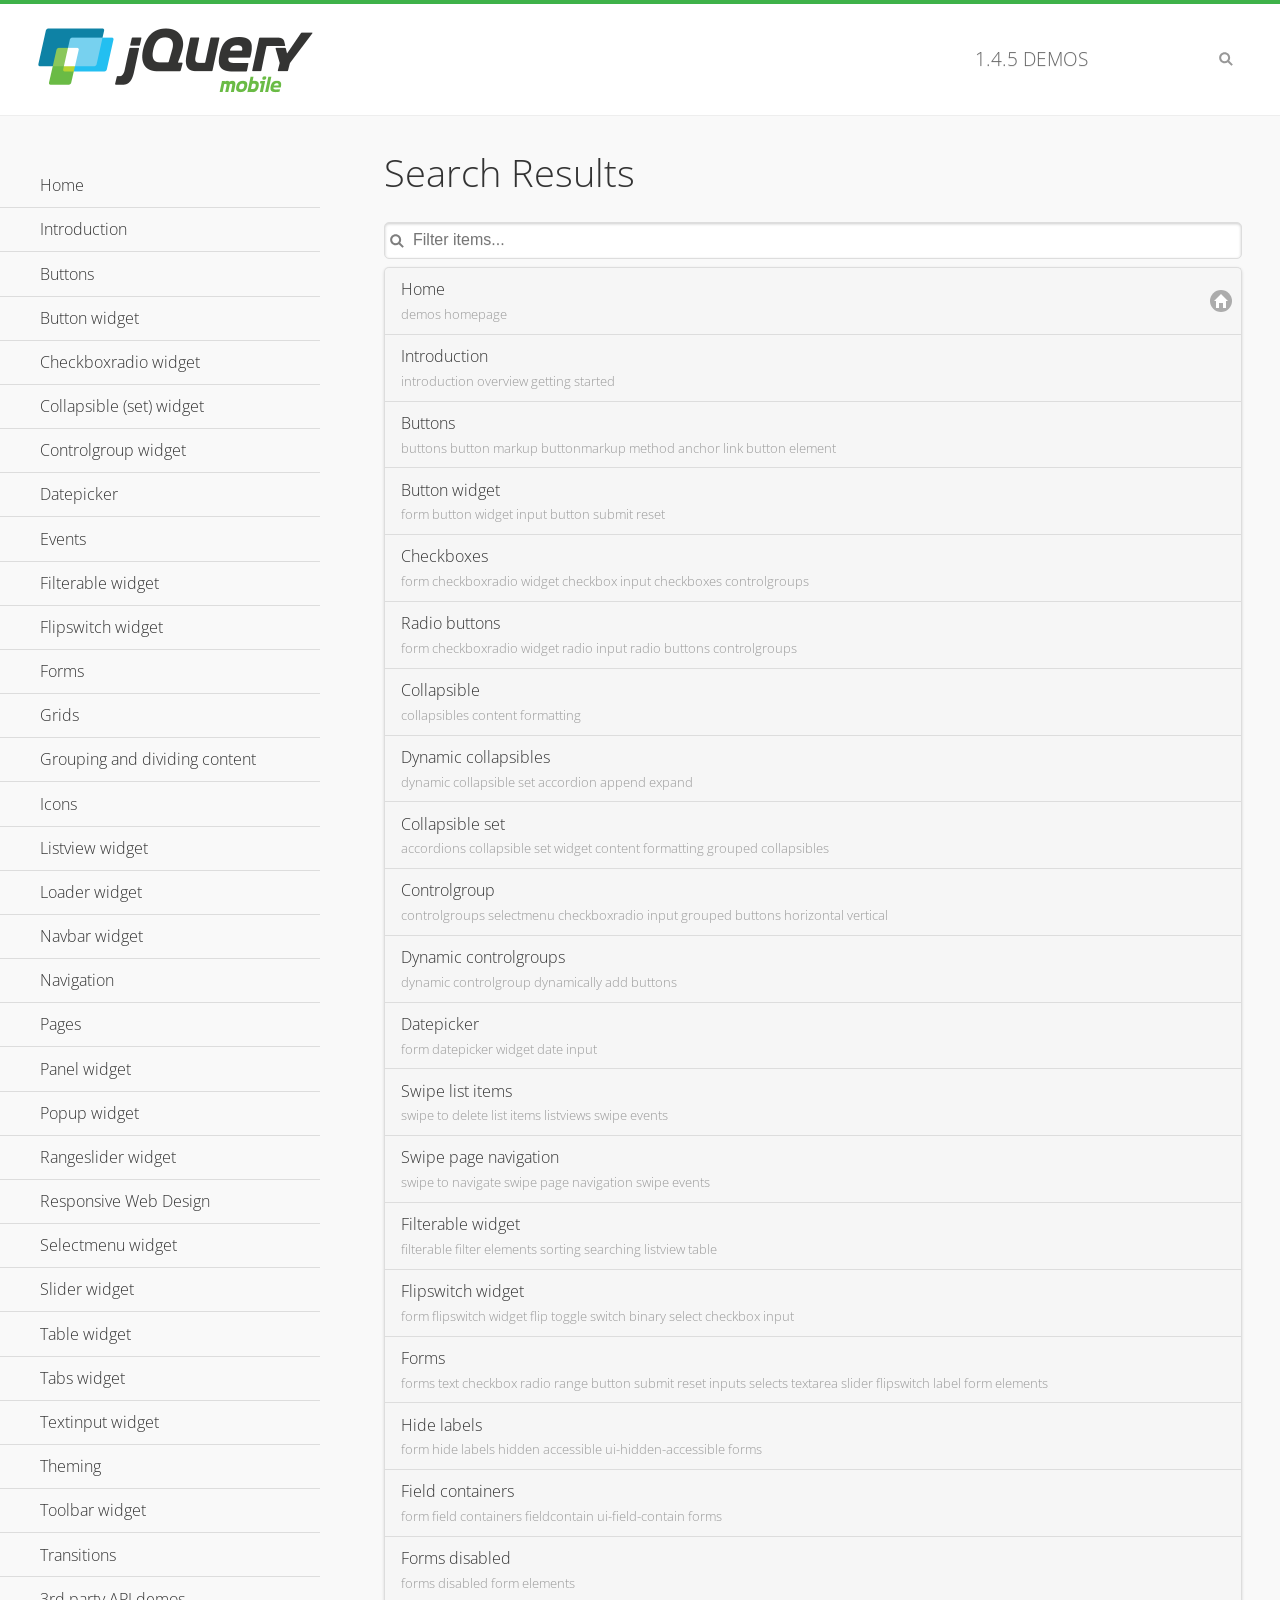
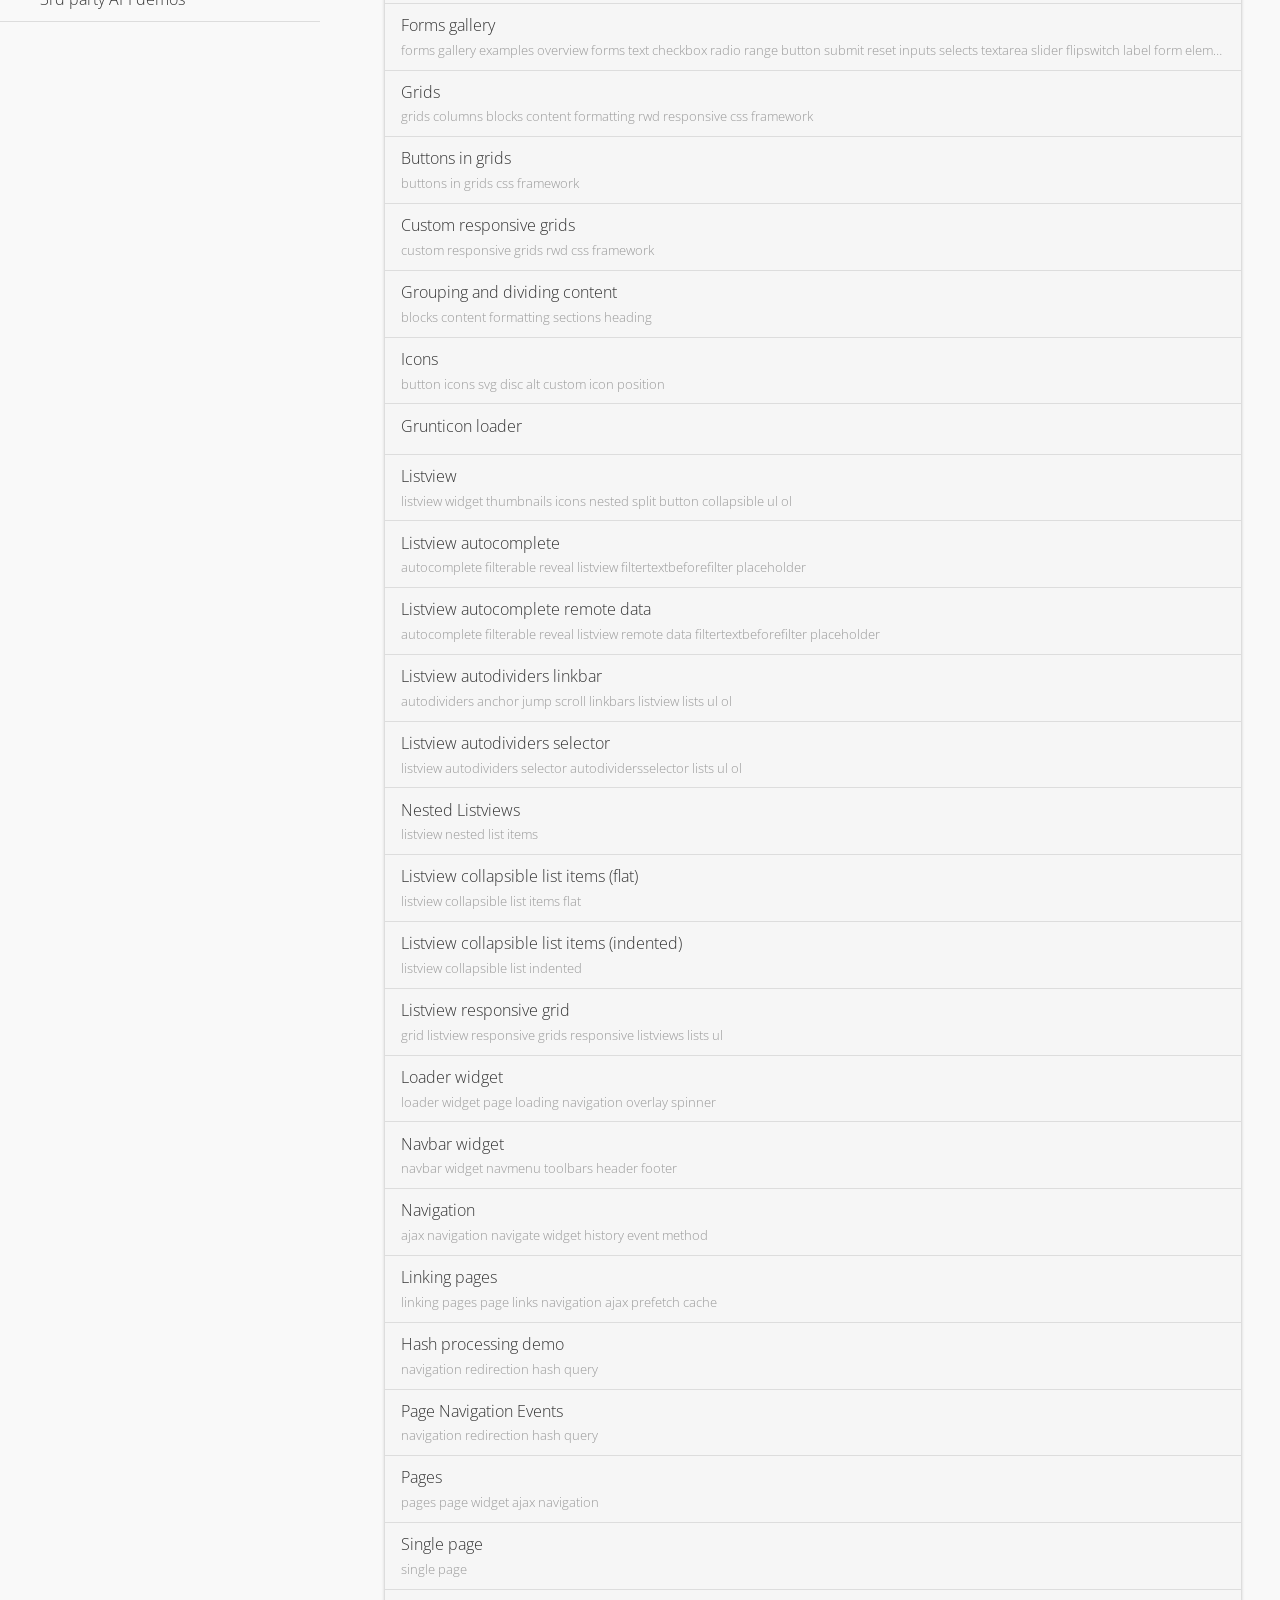
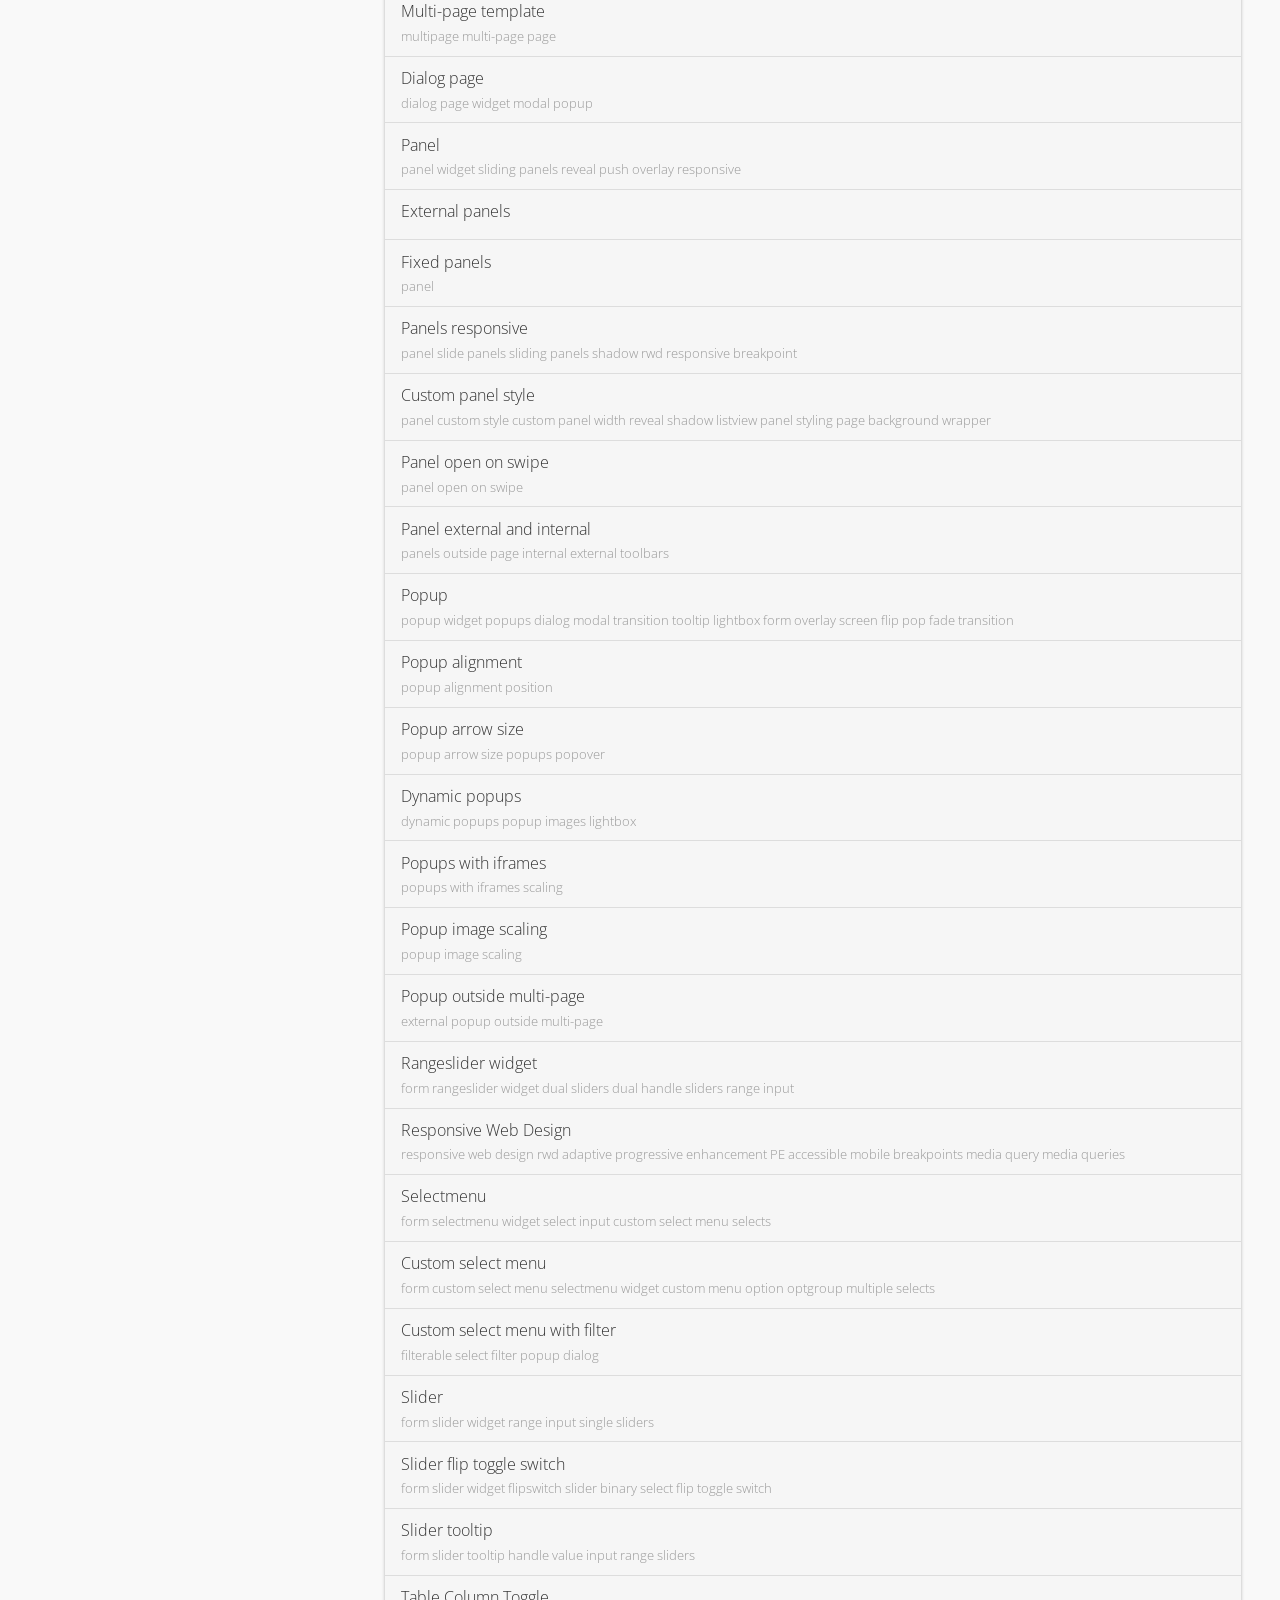
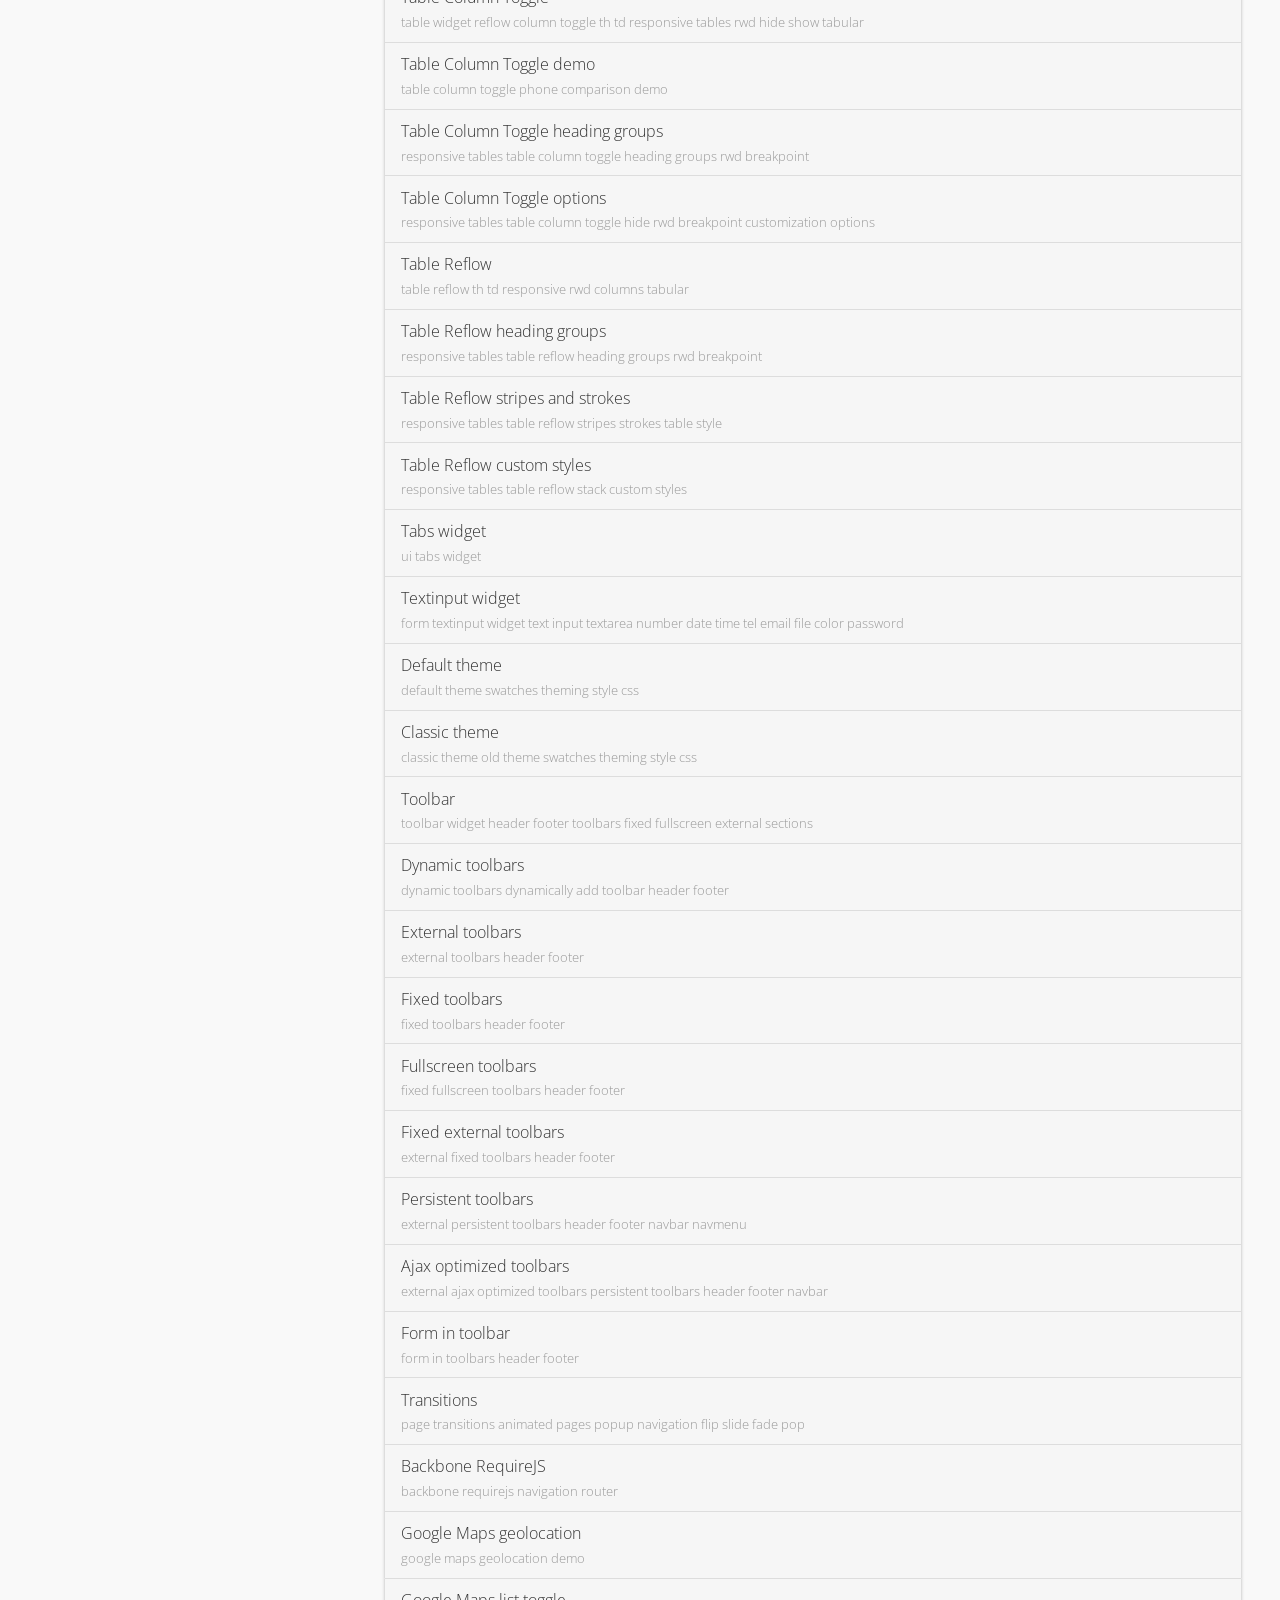
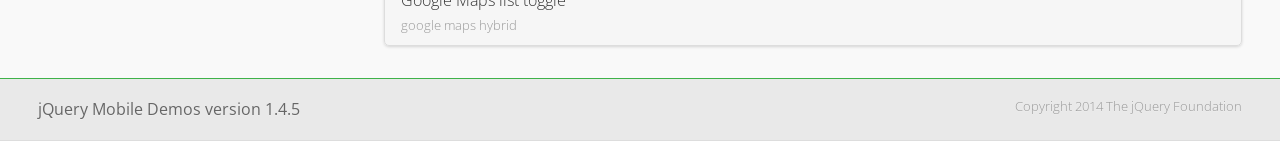
<file: _phonegap/www/js/libs/jquery-mobile/demos/_search/index.html>
<!DOCTYPE html>
<html>
<head>
	<meta charset="utf-8">
	<meta name="viewport" content="width=device-width, initial-scale=1">
	<title>jQuery Mobile Demos</title>
	<link rel="stylesheet" href="../css/themes/default/jquery.mobile-1.4.5.min.css">
	<link rel="stylesheet" href="../_assets/css/jqm-demos.css">
	<link rel="shortcut icon" href="../_assets/favicon.ico">
    <link rel="stylesheet" href="http://fonts.googleapis.com/css?family=Open+Sans:300,400,700">
	<script src="../js/jquery.js"></script>
	<script src="../_assets/js/index.js"></script>
	<script src="../js/jquery.mobile-1.4.5.min.js"></script>

</head>
<body>
<div data-role="page" class="jqm-demos jqm-demos-index jqm-demos-search-results">

	<div data-role="header" class="jqm-header">
		<h2><a href="../" title="jQuery Mobile Demos home"><img src="../_assets/img/jquery-logo.png" alt="jQuery Mobile"></a></h2>
		<p><span class="jqm-version"></span> Demos</p>
		<a href="#" class="jqm-navmenu-link ui-btn ui-btn-icon-notext ui-corner-all ui-icon-bars ui-nodisc-icon ui-alt-icon ui-btn-left">Menu</a>
		<a href="#" class="jqm-search-link ui-btn ui-btn-icon-notext ui-corner-all ui-icon-search ui-nodisc-icon ui-alt-icon ui-btn-right">Search</a>
	</div><!-- /header -->

	<div role="main" class="ui-content jqm-content">

		<h1>Search Results</h1>

        <div class="jqm-search-results-wrap">
	        <ul class="jqm-list jqm-search-results-list">
<li data-filtertext="demos homepage" data-icon="home"><a href=".././">Home</a></li>
<li data-filtertext="introduction overview getting started"><a href="../intro/" data-ajax="false">Introduction</a></li>
<li data-filtertext="buttons button markup buttonmarkup method anchor link button element"><a href="../button-markup/" data-ajax="false">Buttons</a></li>
<li data-filtertext="form button widget input button submit reset"><a href="../button/" data-ajax="false">Button widget</a></li>
<li data-role="collapsible" data-enhanced="true" data-collapsed-icon="carat-d" data-expanded-icon="carat-u" data-iconpos="right" data-inset="false" class="ui-collapsible ui-collapsible-themed-content ui-collapsible-collapsed">
	<h3 class="ui-collapsible-heading ui-collapsible-heading-collapsed">
		<a href="#" class="ui-collapsible-heading-toggle ui-btn ui-btn-icon-right ui-btn-inherit ui-icon-carat-d">
		    Checkboxradio widget<span class="ui-collapsible-heading-status"> click to expand contents</span>
		</a>
	</h3>
	<div class="ui-collapsible-content ui-body-inherit ui-collapsible-content-collapsed" aria-hidden="true">
		<ul>
			<li data-filtertext="form checkboxradio widget checkbox input checkboxes controlgroups"><a href="../checkboxradio-checkbox/" data-ajax="false">Checkboxes</a></li>
			<li data-filtertext="form checkboxradio widget radio input radio buttons controlgroups"><a href="../checkboxradio-radio/" data-ajax="false">Radio buttons</a></li>
		</ul>
	</div>
</li>
<li data-role="collapsible" data-enhanced="true" data-collapsed-icon="carat-d" data-expanded-icon="carat-u" data-iconpos="right" data-inset="false" class="ui-collapsible ui-collapsible-themed-content ui-collapsible-collapsed">
	<h3 class="ui-collapsible-heading ui-collapsible-heading-collapsed">
		<a href="#" class="ui-collapsible-heading-toggle ui-btn ui-btn-icon-right ui-btn-inherit ui-icon-carat-d">
			Collapsible (set) widget<span class="ui-collapsible-heading-status"> click to expand contents</span>
		</a>
	</h3>
	<div class="ui-collapsible-content ui-body-inherit ui-collapsible-content-collapsed" aria-hidden="true">
		<ul>
			<li data-filtertext="collapsibles content formatting"><a href="../collapsible/" data-ajax="false">Collapsible</a></li>
			<li data-filtertext="dynamic collapsible set accordion append expand"><a href="../collapsible-dynamic/" data-ajax="false">Dynamic collapsibles</a></li>
			<li data-filtertext="accordions collapsible set widget content formatting grouped collapsibles"><a href="../collapsibleset/" data-ajax="false">Collapsible set</a></li>
		</ul>
	</div>
</li>
<li data-role="collapsible" data-enhanced="true" data-collapsed-icon="carat-d" data-expanded-icon="carat-u" data-iconpos="right" data-inset="false" class="ui-collapsible ui-collapsible-themed-content ui-collapsible-collapsed">
	<h3 class="ui-collapsible-heading ui-collapsible-heading-collapsed">
		<a href="#" class="ui-collapsible-heading-toggle ui-btn ui-btn-icon-right ui-btn-inherit ui-icon-carat-d">
			Controlgroup widget<span class="ui-collapsible-heading-status"> click to expand contents</span>
		</a>
	</h3>
	<div class="ui-collapsible-content ui-body-inherit ui-collapsible-content-collapsed" aria-hidden="true">
		<ul>
			<li data-filtertext="controlgroups selectmenu checkboxradio input grouped buttons horizontal vertical"><a href="../controlgroup/" data-ajax="false">Controlgroup</a></li>
			<li data-filtertext="dynamic controlgroup dynamically add buttons"><a href="../controlgroup-dynamic/" data-ajax="false">Dynamic controlgroups</a></li>
		</ul>
	</div>
</li>
<li data-filtertext="form datepicker widget date input"><a href="../datepicker/" data-ajax="false">Datepicker</a></li>
<li data-role="collapsible" data-enhanced="true" data-collapsed-icon="carat-d" data-expanded-icon="carat-u" data-iconpos="right" data-inset="false" class="ui-collapsible ui-collapsible-themed-content ui-collapsible-collapsed">
	<h3 class="ui-collapsible-heading ui-collapsible-heading-collapsed">
		<a href="#" class="ui-collapsible-heading-toggle ui-btn ui-btn-icon-right ui-btn-inherit ui-icon-carat-d">
			Events<span class="ui-collapsible-heading-status"> click to expand contents</span>
		</a>
	</h3>
	<div class="ui-collapsible-content ui-body-inherit ui-collapsible-content-collapsed" aria-hidden="true">
		<ul>
			<li data-filtertext="swipe to delete list items listviews swipe events"><a href="../swipe-list/" data-ajax="false">Swipe list items</a></li>
			<li data-filtertext="swipe to navigate swipe page navigation swipe events"><a href="../swipe-page/" data-ajax="false">Swipe page navigation</a></li>
		</ul>
	</div>
</li>
<li data-filtertext="filterable filter elements sorting searching listview table"><a href="../filterable/" data-ajax="false">Filterable widget</a></li>
<li data-filtertext="form flipswitch widget flip toggle switch binary select checkbox input"><a href="../flipswitch/" data-ajax="false">Flipswitch widget</a></li>
<li data-role="collapsible" data-enhanced="true" data-collapsed-icon="carat-d" data-expanded-icon="carat-u" data-iconpos="right" data-inset="false" class="ui-collapsible ui-collapsible-themed-content ui-collapsible-collapsed">
	<h3 class="ui-collapsible-heading ui-collapsible-heading-collapsed">
		<a href="#" class="ui-collapsible-heading-toggle ui-btn ui-btn-icon-right ui-btn-inherit ui-icon-carat-d">
			Forms<span class="ui-collapsible-heading-status"> click to expand contents</span>
		</a>
	</h3>
	<div class="ui-collapsible-content ui-body-inherit ui-collapsible-content-collapsed" aria-hidden="true">
		<ul>
			<li data-filtertext="forms text checkbox radio range button submit reset inputs selects textarea slider flipswitch label form elements"><a href="../forms/" data-ajax="false">Forms</a></li>
			<li data-filtertext="form hide labels hidden accessible ui-hidden-accessible forms"><a href="../forms-label-hidden-accessible/" data-ajax="false">Hide labels</a></li>
			<li data-filtertext="form field containers fieldcontain ui-field-contain forms"><a href="../forms-field-contain/" data-ajax="false">Field containers</a></li>
			<li data-filtertext="forms disabled form elements"><a href="../forms-disabled/" data-ajax="false">Forms disabled</a></li>
			<li data-filtertext="forms gallery examples overview forms text checkbox radio range button submit reset inputs selects textarea slider flipswitch label form elements"><a href="../forms-gallery/" data-ajax="false">Forms gallery</a></li>
		</ul>
	</div>
</li>
<li data-role="collapsible" data-enhanced="true" data-collapsed-icon="carat-d" data-expanded-icon="carat-u" data-iconpos="right" data-inset="false" class="ui-collapsible ui-collapsible-themed-content ui-collapsible-collapsed">
	<h3 class="ui-collapsible-heading ui-collapsible-heading-collapsed">
		<a href="#" class="ui-collapsible-heading-toggle ui-btn ui-btn-icon-right ui-btn-inherit ui-icon-carat-d">
			Grids<span class="ui-collapsible-heading-status"> click to expand contents</span>
		</a>
	</h3>
	<div class="ui-collapsible-content ui-body-inherit ui-collapsible-content-collapsed" aria-hidden="true">
		<ul>
			<li data-filtertext="grids columns blocks content formatting rwd responsive css framework"><a href="../grids/" data-ajax="false">Grids</a></li>
			<li data-filtertext="buttons in grids css framework"><a href="../grids-buttons/" data-ajax="false">Buttons in grids</a></li>
			<li data-filtertext="custom responsive grids rwd css framework"><a href="../grids-custom-responsive/" data-ajax="false">Custom responsive grids</a></li>
		</ul>
	</div>
</li>
<li data-filtertext="blocks content formatting sections heading"><a href="../body-bar-classes/" data-ajax="false">Grouping and dividing content</a></li>
<li data-role="collapsible" data-enhanced="true" data-collapsed-icon="carat-d" data-expanded-icon="carat-u" data-iconpos="right" data-inset="false" class="ui-collapsible ui-collapsible-themed-content ui-collapsible-collapsed">
	<h3 class="ui-collapsible-heading ui-collapsible-heading-collapsed">
		<a href="#" class="ui-collapsible-heading-toggle ui-btn ui-btn-icon-right ui-btn-inherit ui-icon-carat-d">
			Icons<span class="ui-collapsible-heading-status"> click to expand contents</span>
		</a>
	</h3>
	<div class="ui-collapsible-content ui-body-inherit ui-collapsible-content-collapsed" aria-hidden="true">
		<ul>
			<li data-filtertext="button icons svg disc alt custom icon position"><a href="../icons/" data-ajax="false">Icons</a></li>
			<li data-filtertext=""><a href="../icons-grunticon/" data-ajax="false">Grunticon loader</a></li>
		</ul>
	</div>
</li>
<li data-role="collapsible" data-enhanced="true" data-collapsed-icon="carat-d" data-expanded-icon="carat-u" data-iconpos="right" data-inset="false" class="ui-collapsible ui-collapsible-themed-content ui-collapsible-collapsed">
	<h3 class="ui-collapsible-heading ui-collapsible-heading-collapsed">
		<a href="#" class="ui-collapsible-heading-toggle ui-btn ui-btn-icon-right ui-btn-inherit ui-icon-carat-d">
			Listview widget<span class="ui-collapsible-heading-status"> click to expand contents</span>
		</a>
	</h3>
	<div class="ui-collapsible-content ui-body-inherit ui-collapsible-content-collapsed" aria-hidden="true">
		<ul>
			<li data-filtertext="listview widget thumbnails icons nested split button collapsible ul ol"><a href="../listview/" data-ajax="false">Listview</a></li>
			<li data-filtertext="autocomplete filterable reveal listview filtertextbeforefilter placeholder"><a href="../listview-autocomplete/" data-ajax="false">Listview autocomplete</a></li>
			<li data-filtertext="autocomplete filterable reveal listview remote data filtertextbeforefilter placeholder"><a href="../listview-autocomplete-remote/" data-ajax="false">Listview autocomplete remote data</a></li>
			<li data-filtertext="autodividers anchor jump scroll linkbars listview lists ul ol"><a href="../listview-autodividers-linkbar/" data-ajax="false">Listview autodividers linkbar</a></li>
			<li data-filtertext="listview autodividers selector autodividersselector lists ul ol"><a href="../listview-autodividers-selector/" data-ajax="false">Listview autodividers selector</a></li>
			<li data-filtertext="listview nested list items"><a href="../listview-nested-lists/" data-ajax="false">Nested Listviews</a></li>
			<li data-filtertext="listview collapsible list items flat"><a href="../listview-collapsible-item-flat/" data-ajax="false">Listview collapsible list items (flat)</a></li>
			<li data-filtertext="listview collapsible list indented"><a href="../listview-collapsible-item-indented/" data-ajax="false">Listview collapsible list items (indented)</a></li>
			<li data-filtertext="grid listview responsive grids responsive listviews lists ul"><a href="../listview-grid/" data-ajax="false">Listview responsive grid</a></li>
		</ul>
	</div>
</li>
<li data-filtertext="loader widget page loading navigation overlay spinner"><a href="../loader/" data-ajax="false">Loader widget</a></li>
<li data-filtertext="navbar widget navmenu toolbars header footer"><a href="../navbar/" data-ajax="false">Navbar widget</a></li>
<li data-role="collapsible" data-enhanced="true" data-collapsed-icon="carat-d" data-expanded-icon="carat-u" data-iconpos="right" data-inset="false" class="ui-collapsible ui-collapsible-themed-content ui-collapsible-collapsed">
	<h3 class="ui-collapsible-heading ui-collapsible-heading-collapsed">
		<a href="#" class="ui-collapsible-heading-toggle ui-btn ui-btn-icon-right ui-btn-inherit ui-icon-carat-d">
			Navigation<span class="ui-collapsible-heading-status"> click to expand contents</span>
		</a>
	</h3>
	<div class="ui-collapsible-content ui-body-inherit ui-collapsible-content-collapsed" aria-hidden="true">
		<ul>
			<li data-filtertext="ajax navigation navigate widget history event method"><a href="../navigation/" data-ajax="false">Navigation</a></li>
			<li data-filtertext="linking pages page links navigation ajax prefetch cache"><a href="../navigation-linking-pages/" data-ajax="false">Linking pages</a></li>
			<!-- <li data-filtertext="php redirect server redirection server-side navigation"><a href="../navigation-php-redirect/" data-ajax="false">PHP redirect demo</a></li>-->
			<li data-filtertext="navigation redirection hash query"><a href="../navigation-hash-processing/" data-ajax="false">Hash processing demo</a></li>
			<li data-filtertext="navigation redirection hash query"><a href="../page-events/" data-ajax="false">Page Navigation Events</a></li>
		</ul>
	</div>
</li>
<li data-role="collapsible" data-enhanced="true" data-collapsed-icon="carat-d" data-expanded-icon="carat-u" data-iconpos="right" data-inset="false" class="ui-collapsible ui-collapsible-themed-content ui-collapsible-collapsed">
	<h3 class="ui-collapsible-heading ui-collapsible-heading-collapsed">
		<a href="#" class="ui-collapsible-heading-toggle ui-btn ui-btn-icon-right ui-btn-inherit ui-icon-carat-d">
			Pages<span class="ui-collapsible-heading-status"> click to expand contents</span>
		</a>
	</h3>
	<div class="ui-collapsible-content ui-body-inherit ui-collapsible-content-collapsed" aria-hidden="true">
		<ul>
			<li data-filtertext="pages page widget ajax navigation"><a href="../pages/" data-ajax="false">Pages</a></li>
			<li data-filtertext="single page"><a href="../pages-single-page/" data-ajax="false">Single page</a></li>
			<li data-filtertext="multipage multi-page page"><a href="../pages-multi-page/" data-ajax="false">Multi-page template</a></li>
			<li data-filtertext="dialog page widget modal popup"><a href="../pages-dialog/" data-ajax="false">Dialog page</a></li>
		</ul>
	</div>
</li>
<li data-role="collapsible" data-enhanced="true" data-collapsed-icon="carat-d" data-expanded-icon="carat-u" data-iconpos="right" data-inset="false" class="ui-collapsible ui-collapsible-themed-content ui-collapsible-collapsed">
	<h3 class="ui-collapsible-heading ui-collapsible-heading-collapsed">
		<a href="#" class="ui-collapsible-heading-toggle ui-btn ui-btn-icon-right ui-btn-inherit ui-icon-carat-d">
			Panel widget<span class="ui-collapsible-heading-status"> click to expand contents</span>
		</a>
	</h3>
	<div class="ui-collapsible-content ui-body-inherit ui-collapsible-content-collapsed" aria-hidden="true">
		<ul>
			<li data-filtertext="panel widget sliding panels reveal push overlay responsive"><a href="../panel/" data-ajax="false">Panel</a></li>
			<li data-filtertext=""><a href="../panel-external/" data-ajax="false">External panels</a></li>
			<li data-filtertext="panel "><a href="../panel-fixed/" data-ajax="false">Fixed panels</a></li>
			<li data-filtertext="panel slide panels sliding panels shadow rwd responsive breakpoint"><a href="../panel-responsive/" data-ajax="false">Panels responsive</a></li>
			<li data-filtertext="panel custom style custom panel width reveal shadow listview panel styling page background wrapper"><a href="../panel-styling/" data-ajax="false">Custom panel style</a></li>
			<li data-filtertext="panel open on swipe"><a href="../panel-swipe-open/" data-ajax="false">Panel open on swipe</a></li>
			<li data-filtertext="panels outside page internal external toolbars"><a href="../panel-external-internal/" data-ajax="false">Panel external and internal</a></li>
		</ul>
	</div>
</li>
<li data-role="collapsible" data-enhanced="true" data-collapsed-icon="carat-d" data-expanded-icon="carat-u" data-iconpos="right" data-inset="false" class="ui-collapsible ui-collapsible-themed-content ui-collapsible-collapsed">
	<h3 class="ui-collapsible-heading ui-collapsible-heading-collapsed">
		<a href="#" class="ui-collapsible-heading-toggle ui-btn ui-btn-icon-right ui-btn-inherit ui-icon-carat-d">
			Popup widget<span class="ui-collapsible-heading-status"> click to expand contents</span>
		</a>
	</h3>
	<div class="ui-collapsible-content ui-body-inherit ui-collapsible-content-collapsed" aria-hidden="true">
		<ul>
			<li data-filtertext="popup widget popups dialog modal transition tooltip lightbox form overlay screen flip pop fade transition"><a href="../popup/" data-ajax="false">Popup</a></li>
			<li data-filtertext="popup alignment position"><a href="../popup-alignment/" data-ajax="false">Popup alignment</a></li>
			<li data-filtertext="popup arrow size popups popover"><a href="../popup-arrow-size/" data-ajax="false">Popup arrow size</a></li>
			<li data-filtertext="dynamic popups popup images lightbox"><a href="../popup-dynamic/" data-ajax="false">Dynamic popups</a></li>
			<li data-filtertext="popups with iframes scaling"><a href="../popup-iframe/" data-ajax="false">Popups with iframes</a></li>
			<li data-filtertext="popup image scaling"><a href="../popup-image-scaling/" data-ajax="false">Popup image scaling</a></li>
			<li data-filtertext="external popup outside multi-page"><a href="../popup-outside-multipage/" data-ajax="false">Popup outside multi-page</a></li>
		</ul>
	</div>
</li>
<li data-filtertext="form rangeslider widget dual sliders dual handle sliders range input"><a href="../rangeslider/" data-ajax="false">Rangeslider widget</a></li>
<li data-filtertext="responsive web design rwd adaptive progressive enhancement PE accessible mobile breakpoints media query media queries"><a href="../rwd/" data-ajax="false">Responsive Web Design</a></li>
<li data-role="collapsible" data-enhanced="true" data-collapsed-icon="carat-d" data-expanded-icon="carat-u" data-iconpos="right" data-inset="false" class="ui-collapsible ui-collapsible-themed-content ui-collapsible-collapsed">
	<h3 class="ui-collapsible-heading ui-collapsible-heading-collapsed">
		<a href="#" class="ui-collapsible-heading-toggle ui-btn ui-btn-icon-right ui-btn-inherit ui-icon-carat-d">
			Selectmenu widget<span class="ui-collapsible-heading-status"> click to expand contents</span>
		</a>
	</h3>
	<div class="ui-collapsible-content ui-body-inherit ui-collapsible-content-collapsed" aria-hidden="true">
		<ul>
			<li data-filtertext="form selectmenu widget select input custom select menu selects"><a href="../selectmenu/" data-ajax="false">Selectmenu</a></li>
			<li data-filtertext="form custom select menu selectmenu widget custom menu option optgroup multiple selects"><a href="../selectmenu-custom/" data-ajax="false">Custom select menu</a></li>
			<li data-filtertext="filterable select filter popup dialog"><a href="../selectmenu-custom-filter/" data-ajax="false">Custom select menu with filter</a></li>
		</ul>
	</div>
</li>
<li data-role="collapsible" data-enhanced="true" data-collapsed-icon="carat-d" data-expanded-icon="carat-u" data-iconpos="right" data-inset="false" class="ui-collapsible ui-collapsible-themed-content ui-collapsible-collapsed">
	<h3 class="ui-collapsible-heading ui-collapsible-heading-collapsed">
		<a href="#" class="ui-collapsible-heading-toggle ui-btn ui-btn-icon-right ui-btn-inherit ui-icon-carat-d">
			Slider widget<span class="ui-collapsible-heading-status"> click to expand contents</span>
		</a>
	</h3>
	<div class="ui-collapsible-content ui-body-inherit ui-collapsible-content-collapsed" aria-hidden="true">
		<ul>
			<li data-filtertext="form slider widget range input single sliders"><a href="../slider/" data-ajax="false">Slider</a></li>
			<li data-filtertext="form slider widget flipswitch slider binary select flip toggle switch"><a href="../slider-flipswitch/" data-ajax="false">Slider flip toggle switch</a></li>
			<li data-filtertext="form slider tooltip handle value input range sliders"><a href="../slider-tooltip/" data-ajax="false">Slider tooltip</a></li>
		</ul>
	</div>
</li>
<li data-role="collapsible" data-enhanced="true" data-collapsed-icon="carat-d" data-expanded-icon="carat-u" data-iconpos="right" data-inset="false" class="ui-collapsible ui-collapsible-themed-content ui-collapsible-collapsed">
	<h3 class="ui-collapsible-heading ui-collapsible-heading-collapsed">
		<a href="#" class="ui-collapsible-heading-toggle ui-btn ui-btn-icon-right ui-btn-inherit ui-icon-carat-d">
			Table widget<span class="ui-collapsible-heading-status"> click to expand contents</span>
		</a>
	</h3>
	<div class="ui-collapsible-content ui-body-inherit ui-collapsible-content-collapsed" aria-hidden="true">
		<ul>
			<li data-filtertext="table widget reflow column toggle th td responsive tables rwd hide show tabular"><a href="../table-column-toggle/" data-ajax="false">Table Column Toggle</a></li>
			<li data-filtertext="table column toggle phone comparison demo"><a href="../table-column-toggle-example/" data-ajax="false">Table Column Toggle demo</a></li>
			<li data-filtertext="responsive tables table column toggle heading groups rwd breakpoint"><a href="../table-column-toggle-heading-groups/" data-ajax="false">Table Column Toggle heading groups</a></li>
			<li data-filtertext="responsive tables table column toggle hide rwd breakpoint customization options"><a href="../table-column-toggle-options/" data-ajax="false">Table Column Toggle options</a></li>
			<li data-filtertext="table reflow th td responsive rwd columns tabular"><a href="../table-reflow/" data-ajax="false">Table Reflow</a></li>
			<li data-filtertext="responsive tables table reflow heading groups rwd breakpoint"><a href="../table-reflow-heading-groups/" data-ajax="false">Table Reflow heading groups</a></li>
			<li data-filtertext="responsive tables table reflow stripes strokes table style"><a href="../table-reflow-stripes-strokes/" data-ajax="false">Table Reflow stripes and strokes</a></li>
			<li data-filtertext="responsive tables table reflow stack custom styles"><a href="../table-reflow-styling/" data-ajax="false">Table Reflow custom styles</a></li>
		</ul>
	</div>
</li>
<li data-filtertext="ui tabs widget"><a href="../tabs/" data-ajax="false">Tabs widget</a></li>
<li data-filtertext="form textinput widget text input textarea number date time tel email file color password"><a href="../textinput/" data-ajax="false">Textinput widget</a></li>
<li data-role="collapsible" data-enhanced="true" data-collapsed-icon="carat-d" data-expanded-icon="carat-u" data-iconpos="right" data-inset="false" class="ui-collapsible ui-collapsible-themed-content ui-collapsible-collapsed">
	<h3 class="ui-collapsible-heading ui-collapsible-heading-collapsed">
		<a href="#" class="ui-collapsible-heading-toggle ui-btn ui-btn-icon-right ui-btn-inherit ui-icon-carat-d">
			Theming<span class="ui-collapsible-heading-status"> click to expand contents</span>
		</a>
	</h3>
	<div class="ui-collapsible-content ui-body-inherit ui-collapsible-content-collapsed" aria-hidden="true">
		<ul>
			<li data-filtertext="default theme swatches theming style css"><a href="../theme-default/" data-ajax="false">Default theme</a></li>
			<li data-filtertext="classic theme old theme swatches theming style css"><a href="../theme-classic/" data-ajax="false">Classic theme</a></li>
		</ul>
	</div>
</li>
<li data-role="collapsible" data-enhanced="true" data-collapsed-icon="carat-d" data-expanded-icon="carat-u" data-iconpos="right" data-inset="false" class="ui-collapsible ui-collapsible-themed-content ui-collapsible-collapsed">
	<h3 class="ui-collapsible-heading ui-collapsible-heading-collapsed">
		<a href="#" class="ui-collapsible-heading-toggle ui-btn ui-btn-icon-right ui-btn-inherit ui-icon-carat-d">
			Toolbar widget<span class="ui-collapsible-heading-status"> click to expand contents</span>
		</a>
	</h3>
	<div class="ui-collapsible-content ui-body-inherit ui-collapsible-content-collapsed" aria-hidden="true">
		<ul>
			<li data-filtertext="toolbar widget header footer toolbars fixed fullscreen external sections"><a href="../toolbar/" data-ajax="false">Toolbar</a></li>
			<li data-filtertext="dynamic toolbars dynamically add toolbar header footer"><a href="../toolbar-dynamic/" data-ajax="false">Dynamic toolbars</a></li>
			<li data-filtertext="external toolbars header footer"><a href="../toolbar-external/" data-ajax="false">External toolbars</a></li>
			<li data-filtertext="fixed toolbars header footer"><a href="../toolbar-fixed/" data-ajax="false">Fixed toolbars</a></li>
			<li data-filtertext="fixed fullscreen toolbars header footer"><a href="../toolbar-fixed-fullscreen/" data-ajax="false">Fullscreen toolbars</a></li>
			<li data-filtertext="external fixed toolbars header footer"><a href="../toolbar-fixed-external/" data-ajax="false">Fixed external toolbars</a></li>
			<li data-filtertext="external persistent toolbars header footer navbar navmenu"><a href="../toolbar-fixed-persistent/" data-ajax="false">Persistent toolbars</a></li>
			<li data-filtertext="external ajax optimized toolbars persistent toolbars header footer navbar"><a href="../toolbar-fixed-persistent-optimized/" data-ajax="false">Ajax optimized toolbars</a></li>
			<li data-filtertext="form in toolbars header footer"><a href="../toolbar-fixed-forms/" data-ajax="false">Form in toolbar</a></li>
		</ul>
	</div>
</li>
<li data-filtertext="page transitions animated pages popup navigation flip slide fade pop"><a href="../transitions/" data-ajax="false">Transitions</a></li>
<li data-role="collapsible" data-enhanced="true" data-collapsed-icon="carat-d" data-expanded-icon="carat-u" data-iconpos="right" data-inset="false" class="ui-collapsible ui-collapsible-themed-content ui-collapsible-collapsed">
	<h3 class="ui-collapsible-heading ui-collapsible-heading-collapsed">
		<a href="#" class="ui-collapsible-heading-toggle ui-btn ui-btn-icon-right ui-btn-inherit ui-icon-carat-d">
			3rd party API demos<span class="ui-collapsible-heading-status"> click to expand contents</span>
		</a>
	</h3>
	<div class="ui-collapsible-content ui-body-inherit ui-collapsible-content-collapsed" aria-hidden="true">
		<ul>
			<li data-filtertext="backbone requirejs navigation router"><a href="../backbone-requirejs/" data-ajax="false">Backbone RequireJS</a></li>
			<li data-filtertext="google maps geolocation demo"><a href="../map-geolocation/" data-ajax="false">Google Maps geolocation</a></li>
			<li data-filtertext="google maps hybrid"><a href="../map-list-toggle/" data-ajax="false">Google Maps list toggle</a></li>
		</ul>
	</div>
</li>



	        </ul>
	    </div>

	</div><!-- /content -->
	    <div data-role="panel" class="jqm-navmenu-panel" data-position="left" data-display="overlay" data-theme="a">
	    	<ul class="jqm-list ui-alt-icon ui-nodisc-icon">
<li data-filtertext="demos homepage" data-icon="home"><a href=".././">Home</a></li>
<li data-filtertext="introduction overview getting started"><a href="../intro/" data-ajax="false">Introduction</a></li>
<li data-filtertext="buttons button markup buttonmarkup method anchor link button element"><a href="../button-markup/" data-ajax="false">Buttons</a></li>
<li data-filtertext="form button widget input button submit reset"><a href="../button/" data-ajax="false">Button widget</a></li>
<li data-role="collapsible" data-enhanced="true" data-collapsed-icon="carat-d" data-expanded-icon="carat-u" data-iconpos="right" data-inset="false" class="ui-collapsible ui-collapsible-themed-content ui-collapsible-collapsed">
	<h3 class="ui-collapsible-heading ui-collapsible-heading-collapsed">
		<a href="#" class="ui-collapsible-heading-toggle ui-btn ui-btn-icon-right ui-btn-inherit ui-icon-carat-d">
		    Checkboxradio widget<span class="ui-collapsible-heading-status"> click to expand contents</span>
		</a>
	</h3>
	<div class="ui-collapsible-content ui-body-inherit ui-collapsible-content-collapsed" aria-hidden="true">
		<ul>
			<li data-filtertext="form checkboxradio widget checkbox input checkboxes controlgroups"><a href="../checkboxradio-checkbox/" data-ajax="false">Checkboxes</a></li>
			<li data-filtertext="form checkboxradio widget radio input radio buttons controlgroups"><a href="../checkboxradio-radio/" data-ajax="false">Radio buttons</a></li>
		</ul>
	</div>
</li>
<li data-role="collapsible" data-enhanced="true" data-collapsed-icon="carat-d" data-expanded-icon="carat-u" data-iconpos="right" data-inset="false" class="ui-collapsible ui-collapsible-themed-content ui-collapsible-collapsed">
	<h3 class="ui-collapsible-heading ui-collapsible-heading-collapsed">
		<a href="#" class="ui-collapsible-heading-toggle ui-btn ui-btn-icon-right ui-btn-inherit ui-icon-carat-d">
			Collapsible (set) widget<span class="ui-collapsible-heading-status"> click to expand contents</span>
		</a>
	</h3>
	<div class="ui-collapsible-content ui-body-inherit ui-collapsible-content-collapsed" aria-hidden="true">
		<ul>
			<li data-filtertext="collapsibles content formatting"><a href="../collapsible/" data-ajax="false">Collapsible</a></li>
			<li data-filtertext="dynamic collapsible set accordion append expand"><a href="../collapsible-dynamic/" data-ajax="false">Dynamic collapsibles</a></li>
			<li data-filtertext="accordions collapsible set widget content formatting grouped collapsibles"><a href="../collapsibleset/" data-ajax="false">Collapsible set</a></li>
		</ul>
	</div>
</li>
<li data-role="collapsible" data-enhanced="true" data-collapsed-icon="carat-d" data-expanded-icon="carat-u" data-iconpos="right" data-inset="false" class="ui-collapsible ui-collapsible-themed-content ui-collapsible-collapsed">
	<h3 class="ui-collapsible-heading ui-collapsible-heading-collapsed">
		<a href="#" class="ui-collapsible-heading-toggle ui-btn ui-btn-icon-right ui-btn-inherit ui-icon-carat-d">
			Controlgroup widget<span class="ui-collapsible-heading-status"> click to expand contents</span>
		</a>
	</h3>
	<div class="ui-collapsible-content ui-body-inherit ui-collapsible-content-collapsed" aria-hidden="true">
		<ul>
			<li data-filtertext="controlgroups selectmenu checkboxradio input grouped buttons horizontal vertical"><a href="../controlgroup/" data-ajax="false">Controlgroup</a></li>
			<li data-filtertext="dynamic controlgroup dynamically add buttons"><a href="../controlgroup-dynamic/" data-ajax="false">Dynamic controlgroups</a></li>
		</ul>
	</div>
</li>
<li data-filtertext="form datepicker widget date input"><a href="../datepicker/" data-ajax="false">Datepicker</a></li>
<li data-role="collapsible" data-enhanced="true" data-collapsed-icon="carat-d" data-expanded-icon="carat-u" data-iconpos="right" data-inset="false" class="ui-collapsible ui-collapsible-themed-content ui-collapsible-collapsed">
	<h3 class="ui-collapsible-heading ui-collapsible-heading-collapsed">
		<a href="#" class="ui-collapsible-heading-toggle ui-btn ui-btn-icon-right ui-btn-inherit ui-icon-carat-d">
			Events<span class="ui-collapsible-heading-status"> click to expand contents</span>
		</a>
	</h3>
	<div class="ui-collapsible-content ui-body-inherit ui-collapsible-content-collapsed" aria-hidden="true">
		<ul>
			<li data-filtertext="swipe to delete list items listviews swipe events"><a href="../swipe-list/" data-ajax="false">Swipe list items</a></li>
			<li data-filtertext="swipe to navigate swipe page navigation swipe events"><a href="../swipe-page/" data-ajax="false">Swipe page navigation</a></li>
		</ul>
	</div>
</li>
<li data-filtertext="filterable filter elements sorting searching listview table"><a href="../filterable/" data-ajax="false">Filterable widget</a></li>
<li data-filtertext="form flipswitch widget flip toggle switch binary select checkbox input"><a href="../flipswitch/" data-ajax="false">Flipswitch widget</a></li>
<li data-role="collapsible" data-enhanced="true" data-collapsed-icon="carat-d" data-expanded-icon="carat-u" data-iconpos="right" data-inset="false" class="ui-collapsible ui-collapsible-themed-content ui-collapsible-collapsed">
	<h3 class="ui-collapsible-heading ui-collapsible-heading-collapsed">
		<a href="#" class="ui-collapsible-heading-toggle ui-btn ui-btn-icon-right ui-btn-inherit ui-icon-carat-d">
			Forms<span class="ui-collapsible-heading-status"> click to expand contents</span>
		</a>
	</h3>
	<div class="ui-collapsible-content ui-body-inherit ui-collapsible-content-collapsed" aria-hidden="true">
		<ul>
			<li data-filtertext="forms text checkbox radio range button submit reset inputs selects textarea slider flipswitch label form elements"><a href="../forms/" data-ajax="false">Forms</a></li>
			<li data-filtertext="form hide labels hidden accessible ui-hidden-accessible forms"><a href="../forms-label-hidden-accessible/" data-ajax="false">Hide labels</a></li>
			<li data-filtertext="form field containers fieldcontain ui-field-contain forms"><a href="../forms-field-contain/" data-ajax="false">Field containers</a></li>
			<li data-filtertext="forms disabled form elements"><a href="../forms-disabled/" data-ajax="false">Forms disabled</a></li>
			<li data-filtertext="forms gallery examples overview forms text checkbox radio range button submit reset inputs selects textarea slider flipswitch label form elements"><a href="../forms-gallery/" data-ajax="false">Forms gallery</a></li>
		</ul>
	</div>
</li>
<li data-role="collapsible" data-enhanced="true" data-collapsed-icon="carat-d" data-expanded-icon="carat-u" data-iconpos="right" data-inset="false" class="ui-collapsible ui-collapsible-themed-content ui-collapsible-collapsed">
	<h3 class="ui-collapsible-heading ui-collapsible-heading-collapsed">
		<a href="#" class="ui-collapsible-heading-toggle ui-btn ui-btn-icon-right ui-btn-inherit ui-icon-carat-d">
			Grids<span class="ui-collapsible-heading-status"> click to expand contents</span>
		</a>
	</h3>
	<div class="ui-collapsible-content ui-body-inherit ui-collapsible-content-collapsed" aria-hidden="true">
		<ul>
			<li data-filtertext="grids columns blocks content formatting rwd responsive css framework"><a href="../grids/" data-ajax="false">Grids</a></li>
			<li data-filtertext="buttons in grids css framework"><a href="../grids-buttons/" data-ajax="false">Buttons in grids</a></li>
			<li data-filtertext="custom responsive grids rwd css framework"><a href="../grids-custom-responsive/" data-ajax="false">Custom responsive grids</a></li>
		</ul>
	</div>
</li>
<li data-filtertext="blocks content formatting sections heading"><a href="../body-bar-classes/" data-ajax="false">Grouping and dividing content</a></li>
<li data-role="collapsible" data-enhanced="true" data-collapsed-icon="carat-d" data-expanded-icon="carat-u" data-iconpos="right" data-inset="false" class="ui-collapsible ui-collapsible-themed-content ui-collapsible-collapsed">
	<h3 class="ui-collapsible-heading ui-collapsible-heading-collapsed">
		<a href="#" class="ui-collapsible-heading-toggle ui-btn ui-btn-icon-right ui-btn-inherit ui-icon-carat-d">
			Icons<span class="ui-collapsible-heading-status"> click to expand contents</span>
		</a>
	</h3>
	<div class="ui-collapsible-content ui-body-inherit ui-collapsible-content-collapsed" aria-hidden="true">
		<ul>
			<li data-filtertext="button icons svg disc alt custom icon position"><a href="../icons/" data-ajax="false">Icons</a></li>
			<li data-filtertext=""><a href="../icons-grunticon/" data-ajax="false">Grunticon loader</a></li>
		</ul>
	</div>
</li>
<li data-role="collapsible" data-enhanced="true" data-collapsed-icon="carat-d" data-expanded-icon="carat-u" data-iconpos="right" data-inset="false" class="ui-collapsible ui-collapsible-themed-content ui-collapsible-collapsed">
	<h3 class="ui-collapsible-heading ui-collapsible-heading-collapsed">
		<a href="#" class="ui-collapsible-heading-toggle ui-btn ui-btn-icon-right ui-btn-inherit ui-icon-carat-d">
			Listview widget<span class="ui-collapsible-heading-status"> click to expand contents</span>
		</a>
	</h3>
	<div class="ui-collapsible-content ui-body-inherit ui-collapsible-content-collapsed" aria-hidden="true">
		<ul>
			<li data-filtertext="listview widget thumbnails icons nested split button collapsible ul ol"><a href="../listview/" data-ajax="false">Listview</a></li>
			<li data-filtertext="autocomplete filterable reveal listview filtertextbeforefilter placeholder"><a href="../listview-autocomplete/" data-ajax="false">Listview autocomplete</a></li>
			<li data-filtertext="autocomplete filterable reveal listview remote data filtertextbeforefilter placeholder"><a href="../listview-autocomplete-remote/" data-ajax="false">Listview autocomplete remote data</a></li>
			<li data-filtertext="autodividers anchor jump scroll linkbars listview lists ul ol"><a href="../listview-autodividers-linkbar/" data-ajax="false">Listview autodividers linkbar</a></li>
			<li data-filtertext="listview autodividers selector autodividersselector lists ul ol"><a href="../listview-autodividers-selector/" data-ajax="false">Listview autodividers selector</a></li>
			<li data-filtertext="listview nested list items"><a href="../listview-nested-lists/" data-ajax="false">Nested Listviews</a></li>
			<li data-filtertext="listview collapsible list items flat"><a href="../listview-collapsible-item-flat/" data-ajax="false">Listview collapsible list items (flat)</a></li>
			<li data-filtertext="listview collapsible list indented"><a href="../listview-collapsible-item-indented/" data-ajax="false">Listview collapsible list items (indented)</a></li>
			<li data-filtertext="grid listview responsive grids responsive listviews lists ul"><a href="../listview-grid/" data-ajax="false">Listview responsive grid</a></li>
		</ul>
	</div>
</li>
<li data-filtertext="loader widget page loading navigation overlay spinner"><a href="../loader/" data-ajax="false">Loader widget</a></li>
<li data-filtertext="navbar widget navmenu toolbars header footer"><a href="../navbar/" data-ajax="false">Navbar widget</a></li>
<li data-role="collapsible" data-enhanced="true" data-collapsed-icon="carat-d" data-expanded-icon="carat-u" data-iconpos="right" data-inset="false" class="ui-collapsible ui-collapsible-themed-content ui-collapsible-collapsed">
	<h3 class="ui-collapsible-heading ui-collapsible-heading-collapsed">
		<a href="#" class="ui-collapsible-heading-toggle ui-btn ui-btn-icon-right ui-btn-inherit ui-icon-carat-d">
			Navigation<span class="ui-collapsible-heading-status"> click to expand contents</span>
		</a>
	</h3>
	<div class="ui-collapsible-content ui-body-inherit ui-collapsible-content-collapsed" aria-hidden="true">
		<ul>
			<li data-filtertext="ajax navigation navigate widget history event method"><a href="../navigation/" data-ajax="false">Navigation</a></li>
			<li data-filtertext="linking pages page links navigation ajax prefetch cache"><a href="../navigation-linking-pages/" data-ajax="false">Linking pages</a></li>
			<!-- <li data-filtertext="php redirect server redirection server-side navigation"><a href="../navigation-php-redirect/" data-ajax="false">PHP redirect demo</a></li>-->
			<li data-filtertext="navigation redirection hash query"><a href="../navigation-hash-processing/" data-ajax="false">Hash processing demo</a></li>
			<li data-filtertext="navigation redirection hash query"><a href="../page-events/" data-ajax="false">Page Navigation Events</a></li>
		</ul>
	</div>
</li>
<li data-role="collapsible" data-enhanced="true" data-collapsed-icon="carat-d" data-expanded-icon="carat-u" data-iconpos="right" data-inset="false" class="ui-collapsible ui-collapsible-themed-content ui-collapsible-collapsed">
	<h3 class="ui-collapsible-heading ui-collapsible-heading-collapsed">
		<a href="#" class="ui-collapsible-heading-toggle ui-btn ui-btn-icon-right ui-btn-inherit ui-icon-carat-d">
			Pages<span class="ui-collapsible-heading-status"> click to expand contents</span>
		</a>
	</h3>
	<div class="ui-collapsible-content ui-body-inherit ui-collapsible-content-collapsed" aria-hidden="true">
		<ul>
			<li data-filtertext="pages page widget ajax navigation"><a href="../pages/" data-ajax="false">Pages</a></li>
			<li data-filtertext="single page"><a href="../pages-single-page/" data-ajax="false">Single page</a></li>
			<li data-filtertext="multipage multi-page page"><a href="../pages-multi-page/" data-ajax="false">Multi-page template</a></li>
			<li data-filtertext="dialog page widget modal popup"><a href="../pages-dialog/" data-ajax="false">Dialog page</a></li>
		</ul>
	</div>
</li>
<li data-role="collapsible" data-enhanced="true" data-collapsed-icon="carat-d" data-expanded-icon="carat-u" data-iconpos="right" data-inset="false" class="ui-collapsible ui-collapsible-themed-content ui-collapsible-collapsed">
	<h3 class="ui-collapsible-heading ui-collapsible-heading-collapsed">
		<a href="#" class="ui-collapsible-heading-toggle ui-btn ui-btn-icon-right ui-btn-inherit ui-icon-carat-d">
			Panel widget<span class="ui-collapsible-heading-status"> click to expand contents</span>
		</a>
	</h3>
	<div class="ui-collapsible-content ui-body-inherit ui-collapsible-content-collapsed" aria-hidden="true">
		<ul>
			<li data-filtertext="panel widget sliding panels reveal push overlay responsive"><a href="../panel/" data-ajax="false">Panel</a></li>
			<li data-filtertext=""><a href="../panel-external/" data-ajax="false">External panels</a></li>
			<li data-filtertext="panel "><a href="../panel-fixed/" data-ajax="false">Fixed panels</a></li>
			<li data-filtertext="panel slide panels sliding panels shadow rwd responsive breakpoint"><a href="../panel-responsive/" data-ajax="false">Panels responsive</a></li>
			<li data-filtertext="panel custom style custom panel width reveal shadow listview panel styling page background wrapper"><a href="../panel-styling/" data-ajax="false">Custom panel style</a></li>
			<li data-filtertext="panel open on swipe"><a href="../panel-swipe-open/" data-ajax="false">Panel open on swipe</a></li>
			<li data-filtertext="panels outside page internal external toolbars"><a href="../panel-external-internal/" data-ajax="false">Panel external and internal</a></li>
		</ul>
	</div>
</li>
<li data-role="collapsible" data-enhanced="true" data-collapsed-icon="carat-d" data-expanded-icon="carat-u" data-iconpos="right" data-inset="false" class="ui-collapsible ui-collapsible-themed-content ui-collapsible-collapsed">
	<h3 class="ui-collapsible-heading ui-collapsible-heading-collapsed">
		<a href="#" class="ui-collapsible-heading-toggle ui-btn ui-btn-icon-right ui-btn-inherit ui-icon-carat-d">
			Popup widget<span class="ui-collapsible-heading-status"> click to expand contents</span>
		</a>
	</h3>
	<div class="ui-collapsible-content ui-body-inherit ui-collapsible-content-collapsed" aria-hidden="true">
		<ul>
			<li data-filtertext="popup widget popups dialog modal transition tooltip lightbox form overlay screen flip pop fade transition"><a href="../popup/" data-ajax="false">Popup</a></li>
			<li data-filtertext="popup alignment position"><a href="../popup-alignment/" data-ajax="false">Popup alignment</a></li>
			<li data-filtertext="popup arrow size popups popover"><a href="../popup-arrow-size/" data-ajax="false">Popup arrow size</a></li>
			<li data-filtertext="dynamic popups popup images lightbox"><a href="../popup-dynamic/" data-ajax="false">Dynamic popups</a></li>
			<li data-filtertext="popups with iframes scaling"><a href="../popup-iframe/" data-ajax="false">Popups with iframes</a></li>
			<li data-filtertext="popup image scaling"><a href="../popup-image-scaling/" data-ajax="false">Popup image scaling</a></li>
			<li data-filtertext="external popup outside multi-page"><a href="../popup-outside-multipage/" data-ajax="false">Popup outside multi-page</a></li>
		</ul>
	</div>
</li>
<li data-filtertext="form rangeslider widget dual sliders dual handle sliders range input"><a href="../rangeslider/" data-ajax="false">Rangeslider widget</a></li>
<li data-filtertext="responsive web design rwd adaptive progressive enhancement PE accessible mobile breakpoints media query media queries"><a href="../rwd/" data-ajax="false">Responsive Web Design</a></li>
<li data-role="collapsible" data-enhanced="true" data-collapsed-icon="carat-d" data-expanded-icon="carat-u" data-iconpos="right" data-inset="false" class="ui-collapsible ui-collapsible-themed-content ui-collapsible-collapsed">
	<h3 class="ui-collapsible-heading ui-collapsible-heading-collapsed">
		<a href="#" class="ui-collapsible-heading-toggle ui-btn ui-btn-icon-right ui-btn-inherit ui-icon-carat-d">
			Selectmenu widget<span class="ui-collapsible-heading-status"> click to expand contents</span>
		</a>
	</h3>
	<div class="ui-collapsible-content ui-body-inherit ui-collapsible-content-collapsed" aria-hidden="true">
		<ul>
			<li data-filtertext="form selectmenu widget select input custom select menu selects"><a href="../selectmenu/" data-ajax="false">Selectmenu</a></li>
			<li data-filtertext="form custom select menu selectmenu widget custom menu option optgroup multiple selects"><a href="../selectmenu-custom/" data-ajax="false">Custom select menu</a></li>
			<li data-filtertext="filterable select filter popup dialog"><a href="../selectmenu-custom-filter/" data-ajax="false">Custom select menu with filter</a></li>
		</ul>
	</div>
</li>
<li data-role="collapsible" data-enhanced="true" data-collapsed-icon="carat-d" data-expanded-icon="carat-u" data-iconpos="right" data-inset="false" class="ui-collapsible ui-collapsible-themed-content ui-collapsible-collapsed">
	<h3 class="ui-collapsible-heading ui-collapsible-heading-collapsed">
		<a href="#" class="ui-collapsible-heading-toggle ui-btn ui-btn-icon-right ui-btn-inherit ui-icon-carat-d">
			Slider widget<span class="ui-collapsible-heading-status"> click to expand contents</span>
		</a>
	</h3>
	<div class="ui-collapsible-content ui-body-inherit ui-collapsible-content-collapsed" aria-hidden="true">
		<ul>
			<li data-filtertext="form slider widget range input single sliders"><a href="../slider/" data-ajax="false">Slider</a></li>
			<li data-filtertext="form slider widget flipswitch slider binary select flip toggle switch"><a href="../slider-flipswitch/" data-ajax="false">Slider flip toggle switch</a></li>
			<li data-filtertext="form slider tooltip handle value input range sliders"><a href="../slider-tooltip/" data-ajax="false">Slider tooltip</a></li>
		</ul>
	</div>
</li>
<li data-role="collapsible" data-enhanced="true" data-collapsed-icon="carat-d" data-expanded-icon="carat-u" data-iconpos="right" data-inset="false" class="ui-collapsible ui-collapsible-themed-content ui-collapsible-collapsed">
	<h3 class="ui-collapsible-heading ui-collapsible-heading-collapsed">
		<a href="#" class="ui-collapsible-heading-toggle ui-btn ui-btn-icon-right ui-btn-inherit ui-icon-carat-d">
			Table widget<span class="ui-collapsible-heading-status"> click to expand contents</span>
		</a>
	</h3>
	<div class="ui-collapsible-content ui-body-inherit ui-collapsible-content-collapsed" aria-hidden="true">
		<ul>
			<li data-filtertext="table widget reflow column toggle th td responsive tables rwd hide show tabular"><a href="../table-column-toggle/" data-ajax="false">Table Column Toggle</a></li>
			<li data-filtertext="table column toggle phone comparison demo"><a href="../table-column-toggle-example/" data-ajax="false">Table Column Toggle demo</a></li>
			<li data-filtertext="responsive tables table column toggle heading groups rwd breakpoint"><a href="../table-column-toggle-heading-groups/" data-ajax="false">Table Column Toggle heading groups</a></li>
			<li data-filtertext="responsive tables table column toggle hide rwd breakpoint customization options"><a href="../table-column-toggle-options/" data-ajax="false">Table Column Toggle options</a></li>
			<li data-filtertext="table reflow th td responsive rwd columns tabular"><a href="../table-reflow/" data-ajax="false">Table Reflow</a></li>
			<li data-filtertext="responsive tables table reflow heading groups rwd breakpoint"><a href="../table-reflow-heading-groups/" data-ajax="false">Table Reflow heading groups</a></li>
			<li data-filtertext="responsive tables table reflow stripes strokes table style"><a href="../table-reflow-stripes-strokes/" data-ajax="false">Table Reflow stripes and strokes</a></li>
			<li data-filtertext="responsive tables table reflow stack custom styles"><a href="../table-reflow-styling/" data-ajax="false">Table Reflow custom styles</a></li>
		</ul>
	</div>
</li>
<li data-filtertext="ui tabs widget"><a href="../tabs/" data-ajax="false">Tabs widget</a></li>
<li data-filtertext="form textinput widget text input textarea number date time tel email file color password"><a href="../textinput/" data-ajax="false">Textinput widget</a></li>
<li data-role="collapsible" data-enhanced="true" data-collapsed-icon="carat-d" data-expanded-icon="carat-u" data-iconpos="right" data-inset="false" class="ui-collapsible ui-collapsible-themed-content ui-collapsible-collapsed">
	<h3 class="ui-collapsible-heading ui-collapsible-heading-collapsed">
		<a href="#" class="ui-collapsible-heading-toggle ui-btn ui-btn-icon-right ui-btn-inherit ui-icon-carat-d">
			Theming<span class="ui-collapsible-heading-status"> click to expand contents</span>
		</a>
	</h3>
	<div class="ui-collapsible-content ui-body-inherit ui-collapsible-content-collapsed" aria-hidden="true">
		<ul>
			<li data-filtertext="default theme swatches theming style css"><a href="../theme-default/" data-ajax="false">Default theme</a></li>
			<li data-filtertext="classic theme old theme swatches theming style css"><a href="../theme-classic/" data-ajax="false">Classic theme</a></li>
		</ul>
	</div>
</li>
<li data-role="collapsible" data-enhanced="true" data-collapsed-icon="carat-d" data-expanded-icon="carat-u" data-iconpos="right" data-inset="false" class="ui-collapsible ui-collapsible-themed-content ui-collapsible-collapsed">
	<h3 class="ui-collapsible-heading ui-collapsible-heading-collapsed">
		<a href="#" class="ui-collapsible-heading-toggle ui-btn ui-btn-icon-right ui-btn-inherit ui-icon-carat-d">
			Toolbar widget<span class="ui-collapsible-heading-status"> click to expand contents</span>
		</a>
	</h3>
	<div class="ui-collapsible-content ui-body-inherit ui-collapsible-content-collapsed" aria-hidden="true">
		<ul>
			<li data-filtertext="toolbar widget header footer toolbars fixed fullscreen external sections"><a href="../toolbar/" data-ajax="false">Toolbar</a></li>
			<li data-filtertext="dynamic toolbars dynamically add toolbar header footer"><a href="../toolbar-dynamic/" data-ajax="false">Dynamic toolbars</a></li>
			<li data-filtertext="external toolbars header footer"><a href="../toolbar-external/" data-ajax="false">External toolbars</a></li>
			<li data-filtertext="fixed toolbars header footer"><a href="../toolbar-fixed/" data-ajax="false">Fixed toolbars</a></li>
			<li data-filtertext="fixed fullscreen toolbars header footer"><a href="../toolbar-fixed-fullscreen/" data-ajax="false">Fullscreen toolbars</a></li>
			<li data-filtertext="external fixed toolbars header footer"><a href="../toolbar-fixed-external/" data-ajax="false">Fixed external toolbars</a></li>
			<li data-filtertext="external persistent toolbars header footer navbar navmenu"><a href="../toolbar-fixed-persistent/" data-ajax="false">Persistent toolbars</a></li>
			<li data-filtertext="external ajax optimized toolbars persistent toolbars header footer navbar"><a href="../toolbar-fixed-persistent-optimized/" data-ajax="false">Ajax optimized toolbars</a></li>
			<li data-filtertext="form in toolbars header footer"><a href="../toolbar-fixed-forms/" data-ajax="false">Form in toolbar</a></li>
		</ul>
	</div>
</li>
<li data-filtertext="page transitions animated pages popup navigation flip slide fade pop"><a href="../transitions/" data-ajax="false">Transitions</a></li>
<li data-role="collapsible" data-enhanced="true" data-collapsed-icon="carat-d" data-expanded-icon="carat-u" data-iconpos="right" data-inset="false" class="ui-collapsible ui-collapsible-themed-content ui-collapsible-collapsed">
	<h3 class="ui-collapsible-heading ui-collapsible-heading-collapsed">
		<a href="#" class="ui-collapsible-heading-toggle ui-btn ui-btn-icon-right ui-btn-inherit ui-icon-carat-d">
			3rd party API demos<span class="ui-collapsible-heading-status"> click to expand contents</span>
		</a>
	</h3>
	<div class="ui-collapsible-content ui-body-inherit ui-collapsible-content-collapsed" aria-hidden="true">
		<ul>
			<li data-filtertext="backbone requirejs navigation router"><a href="../backbone-requirejs/" data-ajax="false">Backbone RequireJS</a></li>
			<li data-filtertext="google maps geolocation demo"><a href="../map-geolocation/" data-ajax="false">Google Maps geolocation</a></li>
			<li data-filtertext="google maps hybrid"><a href="../map-list-toggle/" data-ajax="false">Google Maps list toggle</a></li>
		</ul>
	</div>
</li>



		     </ul>
		</div><!-- /panel -->


	<div data-role="footer" data-position="fixed" data-tap-toggle="false" class="jqm-footer">
		<p>jQuery Mobile Demos version <span class="jqm-version"></span></p>
		<p>Copyright 2014 The jQuery Foundation</p>
	</div><!-- /footer -->
	<!-- TODO: This should become an external panel so we can add input to markup (unique ID) -->
    <div data-role="panel" class="jqm-search-panel" data-position="right" data-display="overlay" data-theme="a">
		<div class="jqm-search">
			<ul class="jqm-list" data-filter-placeholder="Search demos..." data-filter-reveal="true">
<li data-filtertext="demos homepage" data-icon="home"><a href=".././">Home</a></li>
<li data-filtertext="introduction overview getting started"><a href="../intro/" data-ajax="false">Introduction</a></li>
<li data-filtertext="buttons button markup buttonmarkup method anchor link button element"><a href="../button-markup/" data-ajax="false">Buttons</a></li>
<li data-filtertext="form button widget input button submit reset"><a href="../button/" data-ajax="false">Button widget</a></li>
<li data-role="collapsible" data-enhanced="true" data-collapsed-icon="carat-d" data-expanded-icon="carat-u" data-iconpos="right" data-inset="false" class="ui-collapsible ui-collapsible-themed-content ui-collapsible-collapsed">
	<h3 class="ui-collapsible-heading ui-collapsible-heading-collapsed">
		<a href="#" class="ui-collapsible-heading-toggle ui-btn ui-btn-icon-right ui-btn-inherit ui-icon-carat-d">
		    Checkboxradio widget<span class="ui-collapsible-heading-status"> click to expand contents</span>
		</a>
	</h3>
	<div class="ui-collapsible-content ui-body-inherit ui-collapsible-content-collapsed" aria-hidden="true">
		<ul>
			<li data-filtertext="form checkboxradio widget checkbox input checkboxes controlgroups"><a href="../checkboxradio-checkbox/" data-ajax="false">Checkboxes</a></li>
			<li data-filtertext="form checkboxradio widget radio input radio buttons controlgroups"><a href="../checkboxradio-radio/" data-ajax="false">Radio buttons</a></li>
		</ul>
	</div>
</li>
<li data-role="collapsible" data-enhanced="true" data-collapsed-icon="carat-d" data-expanded-icon="carat-u" data-iconpos="right" data-inset="false" class="ui-collapsible ui-collapsible-themed-content ui-collapsible-collapsed">
	<h3 class="ui-collapsible-heading ui-collapsible-heading-collapsed">
		<a href="#" class="ui-collapsible-heading-toggle ui-btn ui-btn-icon-right ui-btn-inherit ui-icon-carat-d">
			Collapsible (set) widget<span class="ui-collapsible-heading-status"> click to expand contents</span>
		</a>
	</h3>
	<div class="ui-collapsible-content ui-body-inherit ui-collapsible-content-collapsed" aria-hidden="true">
		<ul>
			<li data-filtertext="collapsibles content formatting"><a href="../collapsible/" data-ajax="false">Collapsible</a></li>
			<li data-filtertext="dynamic collapsible set accordion append expand"><a href="../collapsible-dynamic/" data-ajax="false">Dynamic collapsibles</a></li>
			<li data-filtertext="accordions collapsible set widget content formatting grouped collapsibles"><a href="../collapsibleset/" data-ajax="false">Collapsible set</a></li>
		</ul>
	</div>
</li>
<li data-role="collapsible" data-enhanced="true" data-collapsed-icon="carat-d" data-expanded-icon="carat-u" data-iconpos="right" data-inset="false" class="ui-collapsible ui-collapsible-themed-content ui-collapsible-collapsed">
	<h3 class="ui-collapsible-heading ui-collapsible-heading-collapsed">
		<a href="#" class="ui-collapsible-heading-toggle ui-btn ui-btn-icon-right ui-btn-inherit ui-icon-carat-d">
			Controlgroup widget<span class="ui-collapsible-heading-status"> click to expand contents</span>
		</a>
	</h3>
	<div class="ui-collapsible-content ui-body-inherit ui-collapsible-content-collapsed" aria-hidden="true">
		<ul>
			<li data-filtertext="controlgroups selectmenu checkboxradio input grouped buttons horizontal vertical"><a href="../controlgroup/" data-ajax="false">Controlgroup</a></li>
			<li data-filtertext="dynamic controlgroup dynamically add buttons"><a href="../controlgroup-dynamic/" data-ajax="false">Dynamic controlgroups</a></li>
		</ul>
	</div>
</li>
<li data-filtertext="form datepicker widget date input"><a href="../datepicker/" data-ajax="false">Datepicker</a></li>
<li data-role="collapsible" data-enhanced="true" data-collapsed-icon="carat-d" data-expanded-icon="carat-u" data-iconpos="right" data-inset="false" class="ui-collapsible ui-collapsible-themed-content ui-collapsible-collapsed">
	<h3 class="ui-collapsible-heading ui-collapsible-heading-collapsed">
		<a href="#" class="ui-collapsible-heading-toggle ui-btn ui-btn-icon-right ui-btn-inherit ui-icon-carat-d">
			Events<span class="ui-collapsible-heading-status"> click to expand contents</span>
		</a>
	</h3>
	<div class="ui-collapsible-content ui-body-inherit ui-collapsible-content-collapsed" aria-hidden="true">
		<ul>
			<li data-filtertext="swipe to delete list items listviews swipe events"><a href="../swipe-list/" data-ajax="false">Swipe list items</a></li>
			<li data-filtertext="swipe to navigate swipe page navigation swipe events"><a href="../swipe-page/" data-ajax="false">Swipe page navigation</a></li>
		</ul>
	</div>
</li>
<li data-filtertext="filterable filter elements sorting searching listview table"><a href="../filterable/" data-ajax="false">Filterable widget</a></li>
<li data-filtertext="form flipswitch widget flip toggle switch binary select checkbox input"><a href="../flipswitch/" data-ajax="false">Flipswitch widget</a></li>
<li data-role="collapsible" data-enhanced="true" data-collapsed-icon="carat-d" data-expanded-icon="carat-u" data-iconpos="right" data-inset="false" class="ui-collapsible ui-collapsible-themed-content ui-collapsible-collapsed">
	<h3 class="ui-collapsible-heading ui-collapsible-heading-collapsed">
		<a href="#" class="ui-collapsible-heading-toggle ui-btn ui-btn-icon-right ui-btn-inherit ui-icon-carat-d">
			Forms<span class="ui-collapsible-heading-status"> click to expand contents</span>
		</a>
	</h3>
	<div class="ui-collapsible-content ui-body-inherit ui-collapsible-content-collapsed" aria-hidden="true">
		<ul>
			<li data-filtertext="forms text checkbox radio range button submit reset inputs selects textarea slider flipswitch label form elements"><a href="../forms/" data-ajax="false">Forms</a></li>
			<li data-filtertext="form hide labels hidden accessible ui-hidden-accessible forms"><a href="../forms-label-hidden-accessible/" data-ajax="false">Hide labels</a></li>
			<li data-filtertext="form field containers fieldcontain ui-field-contain forms"><a href="../forms-field-contain/" data-ajax="false">Field containers</a></li>
			<li data-filtertext="forms disabled form elements"><a href="../forms-disabled/" data-ajax="false">Forms disabled</a></li>
			<li data-filtertext="forms gallery examples overview forms text checkbox radio range button submit reset inputs selects textarea slider flipswitch label form elements"><a href="../forms-gallery/" data-ajax="false">Forms gallery</a></li>
		</ul>
	</div>
</li>
<li data-role="collapsible" data-enhanced="true" data-collapsed-icon="carat-d" data-expanded-icon="carat-u" data-iconpos="right" data-inset="false" class="ui-collapsible ui-collapsible-themed-content ui-collapsible-collapsed">
	<h3 class="ui-collapsible-heading ui-collapsible-heading-collapsed">
		<a href="#" class="ui-collapsible-heading-toggle ui-btn ui-btn-icon-right ui-btn-inherit ui-icon-carat-d">
			Grids<span class="ui-collapsible-heading-status"> click to expand contents</span>
		</a>
	</h3>
	<div class="ui-collapsible-content ui-body-inherit ui-collapsible-content-collapsed" aria-hidden="true">
		<ul>
			<li data-filtertext="grids columns blocks content formatting rwd responsive css framework"><a href="../grids/" data-ajax="false">Grids</a></li>
			<li data-filtertext="buttons in grids css framework"><a href="../grids-buttons/" data-ajax="false">Buttons in grids</a></li>
			<li data-filtertext="custom responsive grids rwd css framework"><a href="../grids-custom-responsive/" data-ajax="false">Custom responsive grids</a></li>
		</ul>
	</div>
</li>
<li data-filtertext="blocks content formatting sections heading"><a href="../body-bar-classes/" data-ajax="false">Grouping and dividing content</a></li>
<li data-role="collapsible" data-enhanced="true" data-collapsed-icon="carat-d" data-expanded-icon="carat-u" data-iconpos="right" data-inset="false" class="ui-collapsible ui-collapsible-themed-content ui-collapsible-collapsed">
	<h3 class="ui-collapsible-heading ui-collapsible-heading-collapsed">
		<a href="#" class="ui-collapsible-heading-toggle ui-btn ui-btn-icon-right ui-btn-inherit ui-icon-carat-d">
			Icons<span class="ui-collapsible-heading-status"> click to expand contents</span>
		</a>
	</h3>
	<div class="ui-collapsible-content ui-body-inherit ui-collapsible-content-collapsed" aria-hidden="true">
		<ul>
			<li data-filtertext="button icons svg disc alt custom icon position"><a href="../icons/" data-ajax="false">Icons</a></li>
			<li data-filtertext=""><a href="../icons-grunticon/" data-ajax="false">Grunticon loader</a></li>
		</ul>
	</div>
</li>
<li data-role="collapsible" data-enhanced="true" data-collapsed-icon="carat-d" data-expanded-icon="carat-u" data-iconpos="right" data-inset="false" class="ui-collapsible ui-collapsible-themed-content ui-collapsible-collapsed">
	<h3 class="ui-collapsible-heading ui-collapsible-heading-collapsed">
		<a href="#" class="ui-collapsible-heading-toggle ui-btn ui-btn-icon-right ui-btn-inherit ui-icon-carat-d">
			Listview widget<span class="ui-collapsible-heading-status"> click to expand contents</span>
		</a>
	</h3>
	<div class="ui-collapsible-content ui-body-inherit ui-collapsible-content-collapsed" aria-hidden="true">
		<ul>
			<li data-filtertext="listview widget thumbnails icons nested split button collapsible ul ol"><a href="../listview/" data-ajax="false">Listview</a></li>
			<li data-filtertext="autocomplete filterable reveal listview filtertextbeforefilter placeholder"><a href="../listview-autocomplete/" data-ajax="false">Listview autocomplete</a></li>
			<li data-filtertext="autocomplete filterable reveal listview remote data filtertextbeforefilter placeholder"><a href="../listview-autocomplete-remote/" data-ajax="false">Listview autocomplete remote data</a></li>
			<li data-filtertext="autodividers anchor jump scroll linkbars listview lists ul ol"><a href="../listview-autodividers-linkbar/" data-ajax="false">Listview autodividers linkbar</a></li>
			<li data-filtertext="listview autodividers selector autodividersselector lists ul ol"><a href="../listview-autodividers-selector/" data-ajax="false">Listview autodividers selector</a></li>
			<li data-filtertext="listview nested list items"><a href="../listview-nested-lists/" data-ajax="false">Nested Listviews</a></li>
			<li data-filtertext="listview collapsible list items flat"><a href="../listview-collapsible-item-flat/" data-ajax="false">Listview collapsible list items (flat)</a></li>
			<li data-filtertext="listview collapsible list indented"><a href="../listview-collapsible-item-indented/" data-ajax="false">Listview collapsible list items (indented)</a></li>
			<li data-filtertext="grid listview responsive grids responsive listviews lists ul"><a href="../listview-grid/" data-ajax="false">Listview responsive grid</a></li>
		</ul>
	</div>
</li>
<li data-filtertext="loader widget page loading navigation overlay spinner"><a href="../loader/" data-ajax="false">Loader widget</a></li>
<li data-filtertext="navbar widget navmenu toolbars header footer"><a href="../navbar/" data-ajax="false">Navbar widget</a></li>
<li data-role="collapsible" data-enhanced="true" data-collapsed-icon="carat-d" data-expanded-icon="carat-u" data-iconpos="right" data-inset="false" class="ui-collapsible ui-collapsible-themed-content ui-collapsible-collapsed">
	<h3 class="ui-collapsible-heading ui-collapsible-heading-collapsed">
		<a href="#" class="ui-collapsible-heading-toggle ui-btn ui-btn-icon-right ui-btn-inherit ui-icon-carat-d">
			Navigation<span class="ui-collapsible-heading-status"> click to expand contents</span>
		</a>
	</h3>
	<div class="ui-collapsible-content ui-body-inherit ui-collapsible-content-collapsed" aria-hidden="true">
		<ul>
			<li data-filtertext="ajax navigation navigate widget history event method"><a href="../navigation/" data-ajax="false">Navigation</a></li>
			<li data-filtertext="linking pages page links navigation ajax prefetch cache"><a href="../navigation-linking-pages/" data-ajax="false">Linking pages</a></li>
			<!-- <li data-filtertext="php redirect server redirection server-side navigation"><a href="../navigation-php-redirect/" data-ajax="false">PHP redirect demo</a></li>-->
			<li data-filtertext="navigation redirection hash query"><a href="../navigation-hash-processing/" data-ajax="false">Hash processing demo</a></li>
			<li data-filtertext="navigation redirection hash query"><a href="../page-events/" data-ajax="false">Page Navigation Events</a></li>
		</ul>
	</div>
</li>
<li data-role="collapsible" data-enhanced="true" data-collapsed-icon="carat-d" data-expanded-icon="carat-u" data-iconpos="right" data-inset="false" class="ui-collapsible ui-collapsible-themed-content ui-collapsible-collapsed">
	<h3 class="ui-collapsible-heading ui-collapsible-heading-collapsed">
		<a href="#" class="ui-collapsible-heading-toggle ui-btn ui-btn-icon-right ui-btn-inherit ui-icon-carat-d">
			Pages<span class="ui-collapsible-heading-status"> click to expand contents</span>
		</a>
	</h3>
	<div class="ui-collapsible-content ui-body-inherit ui-collapsible-content-collapsed" aria-hidden="true">
		<ul>
			<li data-filtertext="pages page widget ajax navigation"><a href="../pages/" data-ajax="false">Pages</a></li>
			<li data-filtertext="single page"><a href="../pages-single-page/" data-ajax="false">Single page</a></li>
			<li data-filtertext="multipage multi-page page"><a href="../pages-multi-page/" data-ajax="false">Multi-page template</a></li>
			<li data-filtertext="dialog page widget modal popup"><a href="../pages-dialog/" data-ajax="false">Dialog page</a></li>
		</ul>
	</div>
</li>
<li data-role="collapsible" data-enhanced="true" data-collapsed-icon="carat-d" data-expanded-icon="carat-u" data-iconpos="right" data-inset="false" class="ui-collapsible ui-collapsible-themed-content ui-collapsible-collapsed">
	<h3 class="ui-collapsible-heading ui-collapsible-heading-collapsed">
		<a href="#" class="ui-collapsible-heading-toggle ui-btn ui-btn-icon-right ui-btn-inherit ui-icon-carat-d">
			Panel widget<span class="ui-collapsible-heading-status"> click to expand contents</span>
		</a>
	</h3>
	<div class="ui-collapsible-content ui-body-inherit ui-collapsible-content-collapsed" aria-hidden="true">
		<ul>
			<li data-filtertext="panel widget sliding panels reveal push overlay responsive"><a href="../panel/" data-ajax="false">Panel</a></li>
			<li data-filtertext=""><a href="../panel-external/" data-ajax="false">External panels</a></li>
			<li data-filtertext="panel "><a href="../panel-fixed/" data-ajax="false">Fixed panels</a></li>
			<li data-filtertext="panel slide panels sliding panels shadow rwd responsive breakpoint"><a href="../panel-responsive/" data-ajax="false">Panels responsive</a></li>
			<li data-filtertext="panel custom style custom panel width reveal shadow listview panel styling page background wrapper"><a href="../panel-styling/" data-ajax="false">Custom panel style</a></li>
			<li data-filtertext="panel open on swipe"><a href="../panel-swipe-open/" data-ajax="false">Panel open on swipe</a></li>
			<li data-filtertext="panels outside page internal external toolbars"><a href="../panel-external-internal/" data-ajax="false">Panel external and internal</a></li>
		</ul>
	</div>
</li>
<li data-role="collapsible" data-enhanced="true" data-collapsed-icon="carat-d" data-expanded-icon="carat-u" data-iconpos="right" data-inset="false" class="ui-collapsible ui-collapsible-themed-content ui-collapsible-collapsed">
	<h3 class="ui-collapsible-heading ui-collapsible-heading-collapsed">
		<a href="#" class="ui-collapsible-heading-toggle ui-btn ui-btn-icon-right ui-btn-inherit ui-icon-carat-d">
			Popup widget<span class="ui-collapsible-heading-status"> click to expand contents</span>
		</a>
	</h3>
	<div class="ui-collapsible-content ui-body-inherit ui-collapsible-content-collapsed" aria-hidden="true">
		<ul>
			<li data-filtertext="popup widget popups dialog modal transition tooltip lightbox form overlay screen flip pop fade transition"><a href="../popup/" data-ajax="false">Popup</a></li>
			<li data-filtertext="popup alignment position"><a href="../popup-alignment/" data-ajax="false">Popup alignment</a></li>
			<li data-filtertext="popup arrow size popups popover"><a href="../popup-arrow-size/" data-ajax="false">Popup arrow size</a></li>
			<li data-filtertext="dynamic popups popup images lightbox"><a href="../popup-dynamic/" data-ajax="false">Dynamic popups</a></li>
			<li data-filtertext="popups with iframes scaling"><a href="../popup-iframe/" data-ajax="false">Popups with iframes</a></li>
			<li data-filtertext="popup image scaling"><a href="../popup-image-scaling/" data-ajax="false">Popup image scaling</a></li>
			<li data-filtertext="external popup outside multi-page"><a href="../popup-outside-multipage/" data-ajax="false">Popup outside multi-page</a></li>
		</ul>
	</div>
</li>
<li data-filtertext="form rangeslider widget dual sliders dual handle sliders range input"><a href="../rangeslider/" data-ajax="false">Rangeslider widget</a></li>
<li data-filtertext="responsive web design rwd adaptive progressive enhancement PE accessible mobile breakpoints media query media queries"><a href="../rwd/" data-ajax="false">Responsive Web Design</a></li>
<li data-role="collapsible" data-enhanced="true" data-collapsed-icon="carat-d" data-expanded-icon="carat-u" data-iconpos="right" data-inset="false" class="ui-collapsible ui-collapsible-themed-content ui-collapsible-collapsed">
	<h3 class="ui-collapsible-heading ui-collapsible-heading-collapsed">
		<a href="#" class="ui-collapsible-heading-toggle ui-btn ui-btn-icon-right ui-btn-inherit ui-icon-carat-d">
			Selectmenu widget<span class="ui-collapsible-heading-status"> click to expand contents</span>
		</a>
	</h3>
	<div class="ui-collapsible-content ui-body-inherit ui-collapsible-content-collapsed" aria-hidden="true">
		<ul>
			<li data-filtertext="form selectmenu widget select input custom select menu selects"><a href="../selectmenu/" data-ajax="false">Selectmenu</a></li>
			<li data-filtertext="form custom select menu selectmenu widget custom menu option optgroup multiple selects"><a href="../selectmenu-custom/" data-ajax="false">Custom select menu</a></li>
			<li data-filtertext="filterable select filter popup dialog"><a href="../selectmenu-custom-filter/" data-ajax="false">Custom select menu with filter</a></li>
		</ul>
	</div>
</li>
<li data-role="collapsible" data-enhanced="true" data-collapsed-icon="carat-d" data-expanded-icon="carat-u" data-iconpos="right" data-inset="false" class="ui-collapsible ui-collapsible-themed-content ui-collapsible-collapsed">
	<h3 class="ui-collapsible-heading ui-collapsible-heading-collapsed">
		<a href="#" class="ui-collapsible-heading-toggle ui-btn ui-btn-icon-right ui-btn-inherit ui-icon-carat-d">
			Slider widget<span class="ui-collapsible-heading-status"> click to expand contents</span>
		</a>
	</h3>
	<div class="ui-collapsible-content ui-body-inherit ui-collapsible-content-collapsed" aria-hidden="true">
		<ul>
			<li data-filtertext="form slider widget range input single sliders"><a href="../slider/" data-ajax="false">Slider</a></li>
			<li data-filtertext="form slider widget flipswitch slider binary select flip toggle switch"><a href="../slider-flipswitch/" data-ajax="false">Slider flip toggle switch</a></li>
			<li data-filtertext="form slider tooltip handle value input range sliders"><a href="../slider-tooltip/" data-ajax="false">Slider tooltip</a></li>
		</ul>
	</div>
</li>
<li data-role="collapsible" data-enhanced="true" data-collapsed-icon="carat-d" data-expanded-icon="carat-u" data-iconpos="right" data-inset="false" class="ui-collapsible ui-collapsible-themed-content ui-collapsible-collapsed">
	<h3 class="ui-collapsible-heading ui-collapsible-heading-collapsed">
		<a href="#" class="ui-collapsible-heading-toggle ui-btn ui-btn-icon-right ui-btn-inherit ui-icon-carat-d">
			Table widget<span class="ui-collapsible-heading-status"> click to expand contents</span>
		</a>
	</h3>
	<div class="ui-collapsible-content ui-body-inherit ui-collapsible-content-collapsed" aria-hidden="true">
		<ul>
			<li data-filtertext="table widget reflow column toggle th td responsive tables rwd hide show tabular"><a href="../table-column-toggle/" data-ajax="false">Table Column Toggle</a></li>
			<li data-filtertext="table column toggle phone comparison demo"><a href="../table-column-toggle-example/" data-ajax="false">Table Column Toggle demo</a></li>
			<li data-filtertext="responsive tables table column toggle heading groups rwd breakpoint"><a href="../table-column-toggle-heading-groups/" data-ajax="false">Table Column Toggle heading groups</a></li>
			<li data-filtertext="responsive tables table column toggle hide rwd breakpoint customization options"><a href="../table-column-toggle-options/" data-ajax="false">Table Column Toggle options</a></li>
			<li data-filtertext="table reflow th td responsive rwd columns tabular"><a href="../table-reflow/" data-ajax="false">Table Reflow</a></li>
			<li data-filtertext="responsive tables table reflow heading groups rwd breakpoint"><a href="../table-reflow-heading-groups/" data-ajax="false">Table Reflow heading groups</a></li>
			<li data-filtertext="responsive tables table reflow stripes strokes table style"><a href="../table-reflow-stripes-strokes/" data-ajax="false">Table Reflow stripes and strokes</a></li>
			<li data-filtertext="responsive tables table reflow stack custom styles"><a href="../table-reflow-styling/" data-ajax="false">Table Reflow custom styles</a></li>
		</ul>
	</div>
</li>
<li data-filtertext="ui tabs widget"><a href="../tabs/" data-ajax="false">Tabs widget</a></li>
<li data-filtertext="form textinput widget text input textarea number date time tel email file color password"><a href="../textinput/" data-ajax="false">Textinput widget</a></li>
<li data-role="collapsible" data-enhanced="true" data-collapsed-icon="carat-d" data-expanded-icon="carat-u" data-iconpos="right" data-inset="false" class="ui-collapsible ui-collapsible-themed-content ui-collapsible-collapsed">
	<h3 class="ui-collapsible-heading ui-collapsible-heading-collapsed">
		<a href="#" class="ui-collapsible-heading-toggle ui-btn ui-btn-icon-right ui-btn-inherit ui-icon-carat-d">
			Theming<span class="ui-collapsible-heading-status"> click to expand contents</span>
		</a>
	</h3>
	<div class="ui-collapsible-content ui-body-inherit ui-collapsible-content-collapsed" aria-hidden="true">
		<ul>
			<li data-filtertext="default theme swatches theming style css"><a href="../theme-default/" data-ajax="false">Default theme</a></li>
			<li data-filtertext="classic theme old theme swatches theming style css"><a href="../theme-classic/" data-ajax="false">Classic theme</a></li>
		</ul>
	</div>
</li>
<li data-role="collapsible" data-enhanced="true" data-collapsed-icon="carat-d" data-expanded-icon="carat-u" data-iconpos="right" data-inset="false" class="ui-collapsible ui-collapsible-themed-content ui-collapsible-collapsed">
	<h3 class="ui-collapsible-heading ui-collapsible-heading-collapsed">
		<a href="#" class="ui-collapsible-heading-toggle ui-btn ui-btn-icon-right ui-btn-inherit ui-icon-carat-d">
			Toolbar widget<span class="ui-collapsible-heading-status"> click to expand contents</span>
		</a>
	</h3>
	<div class="ui-collapsible-content ui-body-inherit ui-collapsible-content-collapsed" aria-hidden="true">
		<ul>
			<li data-filtertext="toolbar widget header footer toolbars fixed fullscreen external sections"><a href="../toolbar/" data-ajax="false">Toolbar</a></li>
			<li data-filtertext="dynamic toolbars dynamically add toolbar header footer"><a href="../toolbar-dynamic/" data-ajax="false">Dynamic toolbars</a></li>
			<li data-filtertext="external toolbars header footer"><a href="../toolbar-external/" data-ajax="false">External toolbars</a></li>
			<li data-filtertext="fixed toolbars header footer"><a href="../toolbar-fixed/" data-ajax="false">Fixed toolbars</a></li>
			<li data-filtertext="fixed fullscreen toolbars header footer"><a href="../toolbar-fixed-fullscreen/" data-ajax="false">Fullscreen toolbars</a></li>
			<li data-filtertext="external fixed toolbars header footer"><a href="../toolbar-fixed-external/" data-ajax="false">Fixed external toolbars</a></li>
			<li data-filtertext="external persistent toolbars header footer navbar navmenu"><a href="../toolbar-fixed-persistent/" data-ajax="false">Persistent toolbars</a></li>
			<li data-filtertext="external ajax optimized toolbars persistent toolbars header footer navbar"><a href="../toolbar-fixed-persistent-optimized/" data-ajax="false">Ajax optimized toolbars</a></li>
			<li data-filtertext="form in toolbars header footer"><a href="../toolbar-fixed-forms/" data-ajax="false">Form in toolbar</a></li>
		</ul>
	</div>
</li>
<li data-filtertext="page transitions animated pages popup navigation flip slide fade pop"><a href="../transitions/" data-ajax="false">Transitions</a></li>
<li data-role="collapsible" data-enhanced="true" data-collapsed-icon="carat-d" data-expanded-icon="carat-u" data-iconpos="right" data-inset="false" class="ui-collapsible ui-collapsible-themed-content ui-collapsible-collapsed">
	<h3 class="ui-collapsible-heading ui-collapsible-heading-collapsed">
		<a href="#" class="ui-collapsible-heading-toggle ui-btn ui-btn-icon-right ui-btn-inherit ui-icon-carat-d">
			3rd party API demos<span class="ui-collapsible-heading-status"> click to expand contents</span>
		</a>
	</h3>
	<div class="ui-collapsible-content ui-body-inherit ui-collapsible-content-collapsed" aria-hidden="true">
		<ul>
			<li data-filtertext="backbone requirejs navigation router"><a href="../backbone-requirejs/" data-ajax="false">Backbone RequireJS</a></li>
			<li data-filtertext="google maps geolocation demo"><a href="../map-geolocation/" data-ajax="false">Google Maps geolocation</a></li>
			<li data-filtertext="google maps hybrid"><a href="../map-list-toggle/" data-ajax="false">Google Maps list toggle</a></li>
		</ul>
	</div>
</li>



			</ul>
		</div>
	</div><!-- /panel -->


</div><!-- /page -->

</body>
</html>
</file>
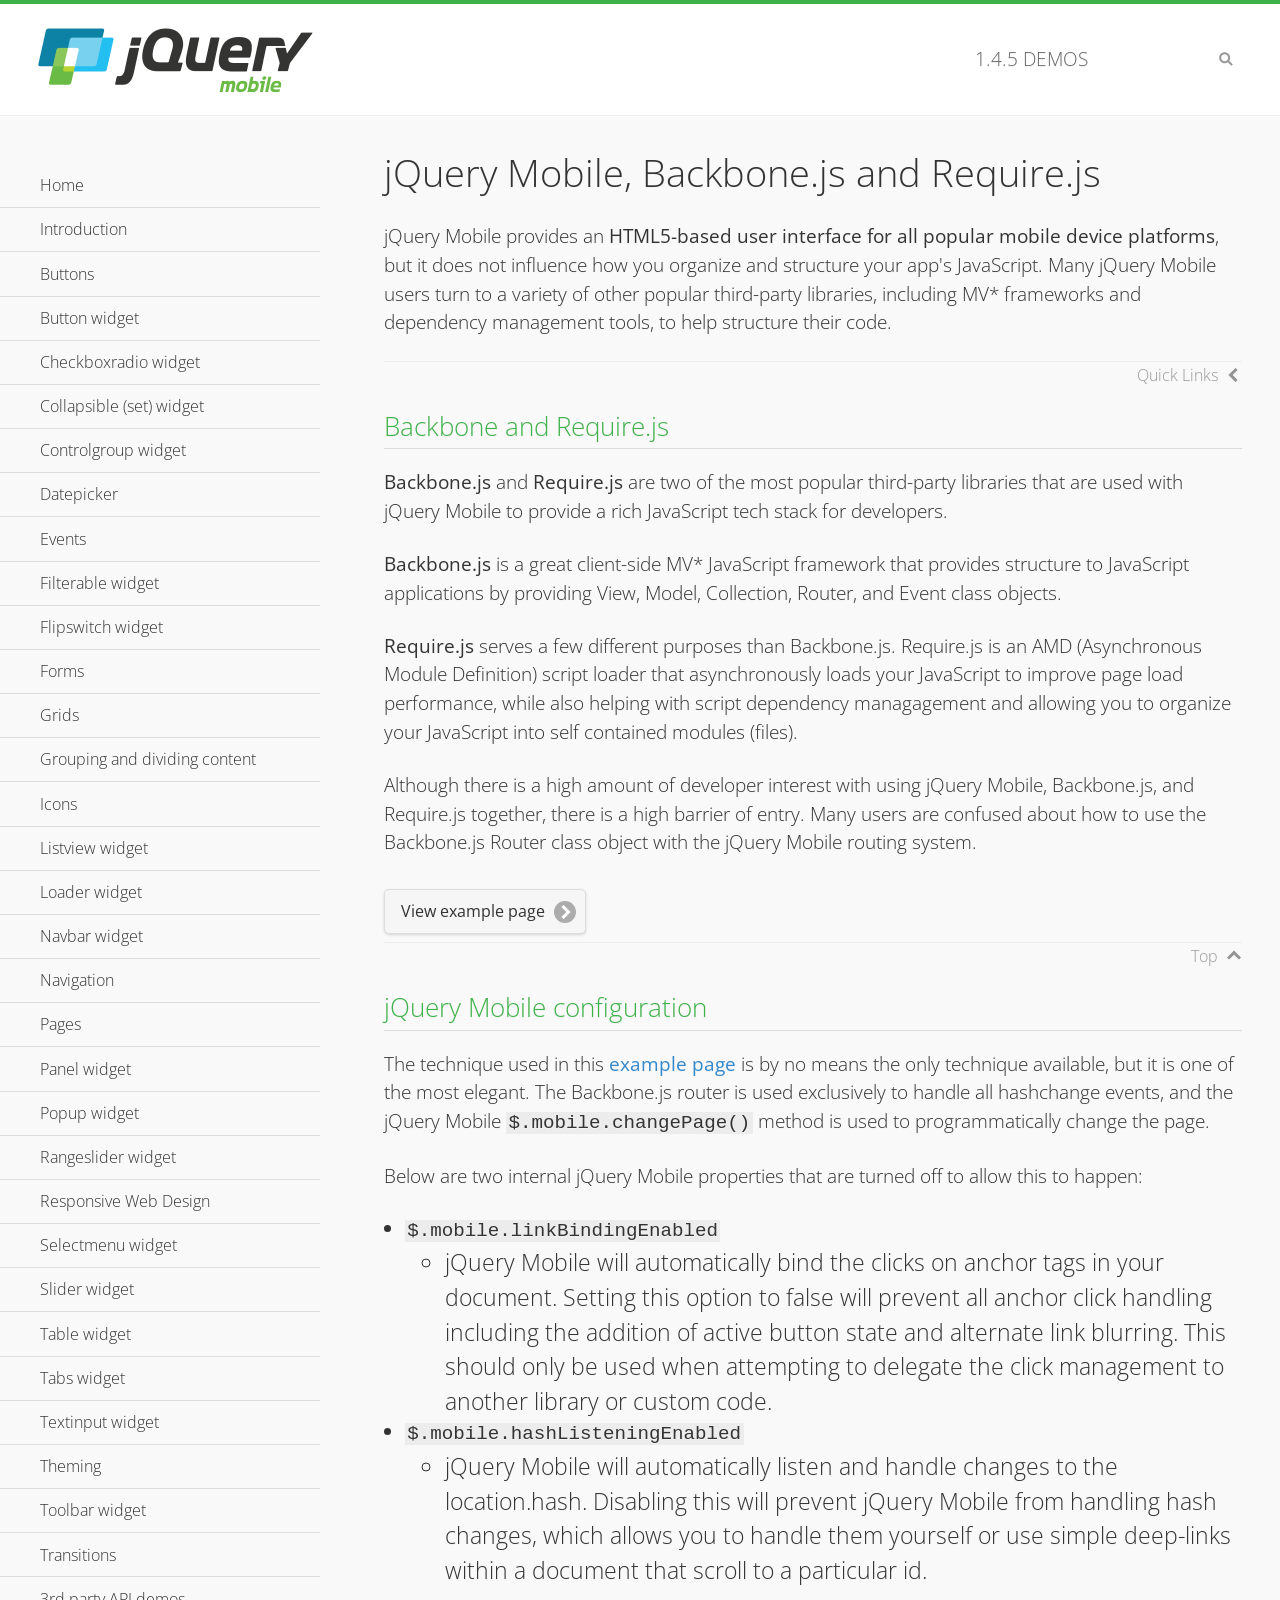
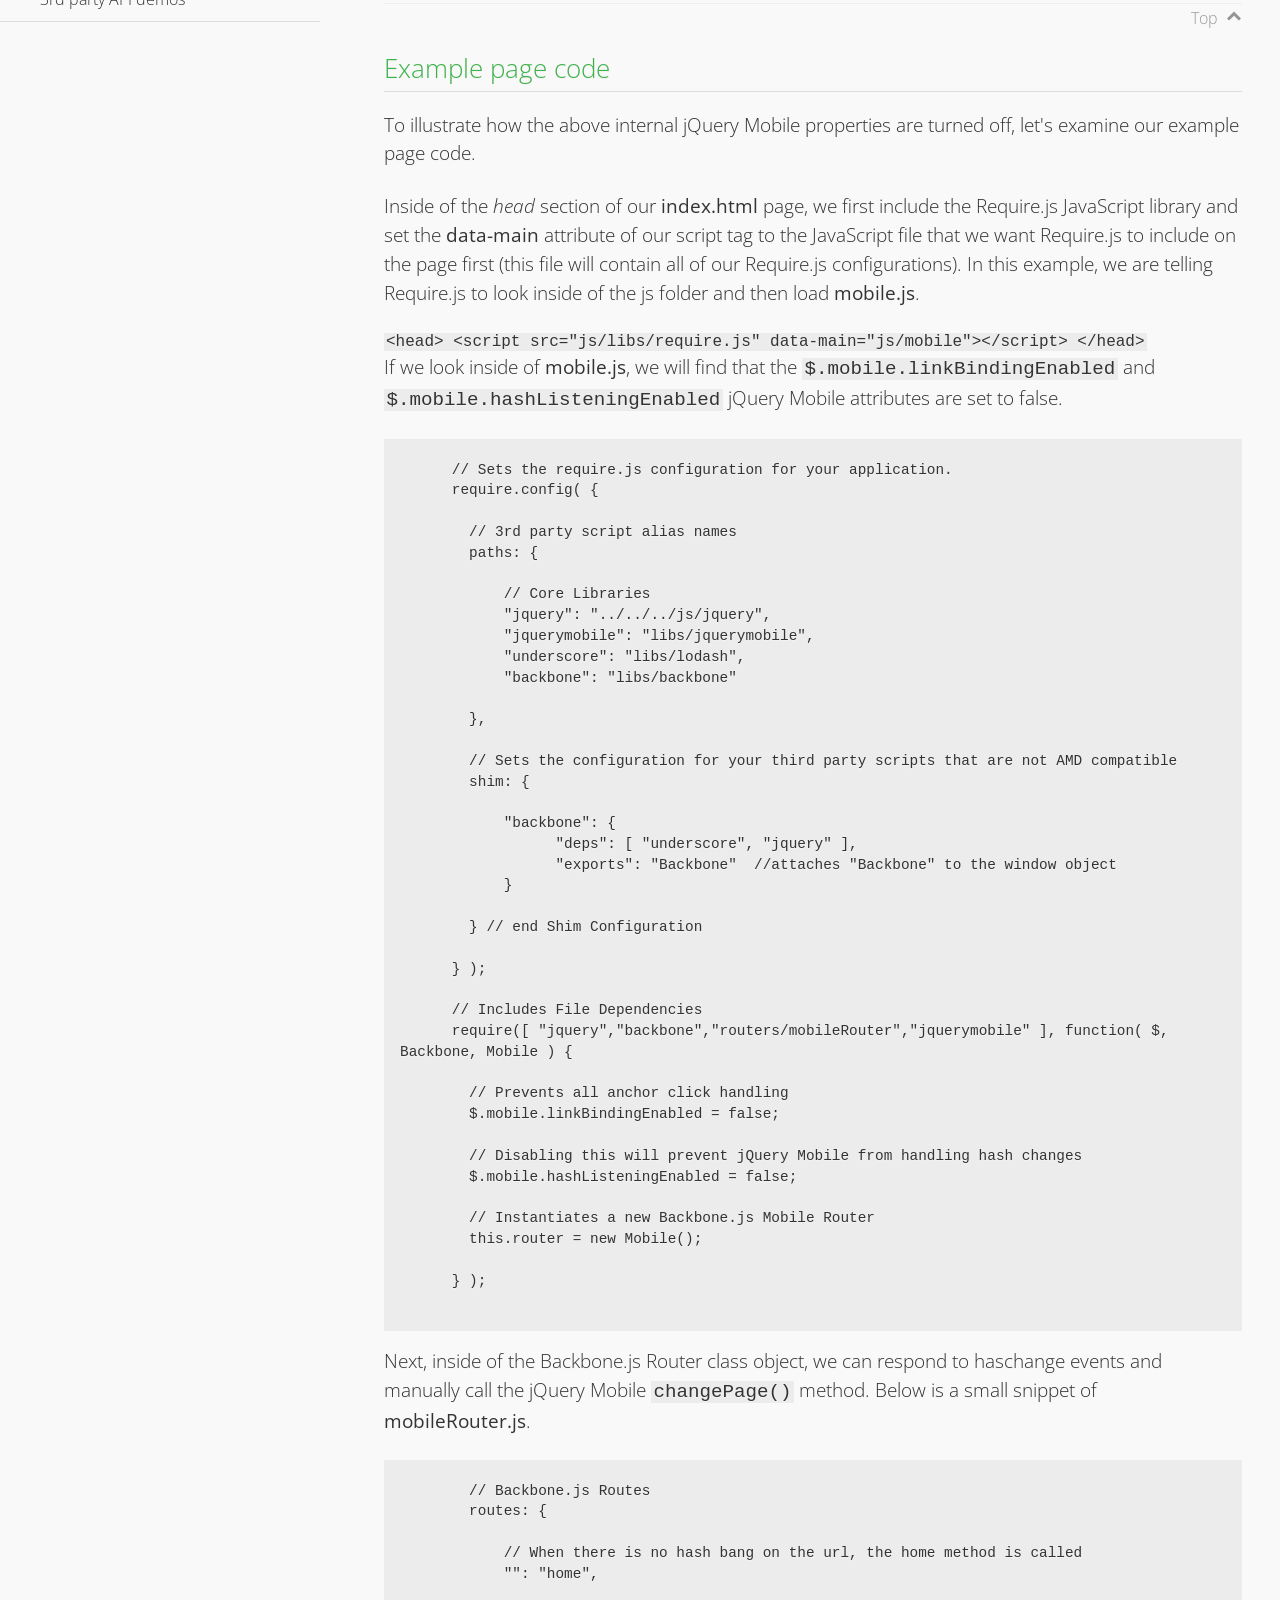
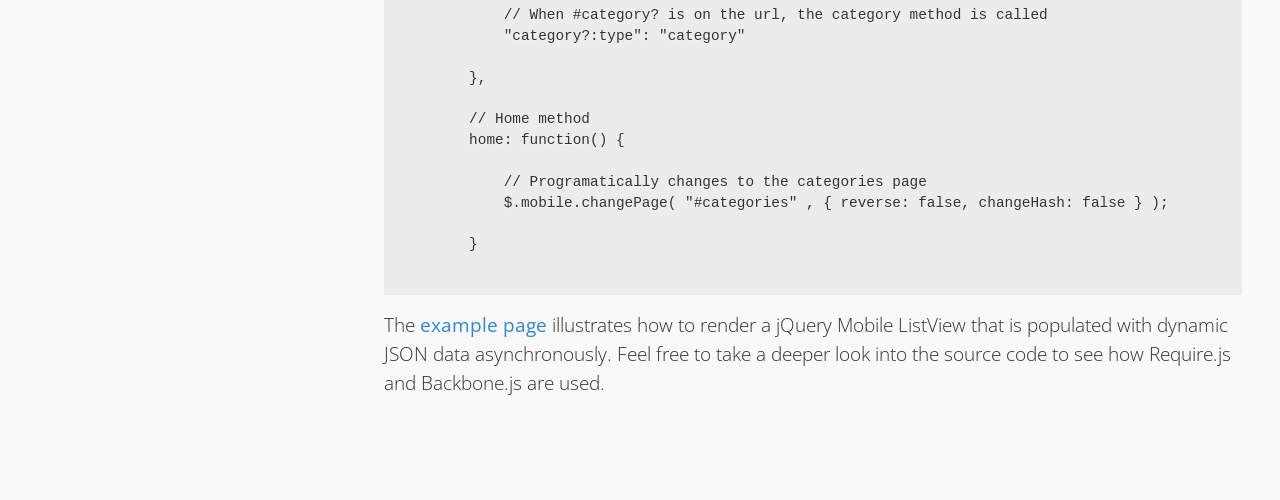
<file: _phonegap/www/js/libs/jquery-mobile/demos/backbone-requirejs/index.html>
<!DOCTYPE html>
<html>
  <head>
  <meta charset="utf-8">
  <meta name="viewport" content="width=device-width, initial-scale=1">
  <title>jQuery Mobile - Backbone.js and Require.js Apps</title>
	<link rel="shortcut icon" href="../favicon.ico">
    <link rel="stylesheet" href="http://fonts.googleapis.com/css?family=Open+Sans:300,400,700">
	<link rel="stylesheet" href="../css/themes/default/jquery.mobile-1.4.5.min.css">
	<link rel="stylesheet" href="../_assets/css/jqm-demos.css">
	<script src="../js/jquery.js"></script>
	<script src="../_assets/js/index.js"></script>
	<script src="../js/jquery.mobile-1.4.5.min.js"></script>

</head>
<body>
<div data-role="page" class="jqm-demos" data-quicklinks="true">

    <div data-role="header" class="jqm-header">
		<h2><a href="../" title="jQuery Mobile Demos home"><img src="../_assets/img/jquery-logo.png" alt="jQuery Mobile"></a></h2>
		<p><span class="jqm-version"></span> Demos</p>
        <a href="#" class="jqm-navmenu-link ui-btn ui-btn-icon-notext ui-corner-all ui-icon-bars ui-nodisc-icon ui-alt-icon ui-btn-left">Menu</a>
        <a href="#" class="jqm-search-link ui-btn ui-btn-icon-notext ui-corner-all ui-icon-search ui-nodisc-icon ui-alt-icon ui-btn-right">Search</a>
    </div><!-- /header -->

	<div role="main" class="ui-content jqm-content">

      <h1>jQuery Mobile, Backbone.js and Require.js</h1>
      <p>jQuery Mobile provides an <strong>HTML5-based user interface for all popular mobile device platforms</strong>, but it does not influence how you organize and structure your app's JavaScript.  Many jQuery Mobile users turn to a variety of other popular third-party libraries, including MV* frameworks and dependency management tools, to help structure their code.
      </p>

	  <h2>Backbone and Require.js</h2>
      <p><strong>Backbone.js</strong> and <strong>Require.js</strong> are two of the most popular third-party libraries that are used with jQuery Mobile to provide a rich JavaScript tech stack for developers.
      </p>
      <p><strong>Backbone.js</strong> is a great client-side MV* JavaScript framework that provides structure to JavaScript applications by providing View, Model, Collection, Router, and Event class objects.
      </p>
      <p><strong>Require.js</strong> serves a few different purposes than Backbone.js. Require.js is an AMD (Asynchronous Module Definition) script loader that asynchronously loads your JavaScript to improve page load performance, while also helping with script dependency managagement and allowing you to organize your JavaScript into self contained modules (files).
      </p>
      <p>Although there is a high amount of developer interest with using jQuery Mobile, Backbone.js, and Require.js together, there is a high barrier of entry.  Many users are confused about how to use the Backbone.js Router class object with the jQuery Mobile routing system.</p>

	   <a href="backbone-require.html" rel="external" class="ui-btn ui-btn-inline ui-corner-all ui-shadow ui-btn-icon-right ui-icon-carat-r">View example page</a>

      <h2>jQuery Mobile configuration</h2>

      <p>The technique used in this <a href="backbone-require.html" rel="external">example page</a> is by no means the only technique available, but it is one of the most elegant.  The Backbone.js router is used exclusively to handle all hashchange events, and the jQuery Mobile <code>$.mobile.changePage()</code> method is used to programmatically change the page.</p>

      <p>Below are two internal jQuery Mobile properties that are turned off to allow this to happen:</p>

      <ul>
        <li><code>$.mobile.linkBindingEnabled</code>
          <ul>
            <li>jQuery Mobile will automatically bind the clicks on anchor tags in your document. Setting this option to false will prevent all anchor click handling including the addition of active button state and alternate link blurring. This should only be used when attempting to delegate the click management to another library or custom code.</li>
            </ul>
        </li>
        <li><code>$.mobile.hashListeningEnabled</code>
          <ul>
            <li>jQuery Mobile will automatically listen and handle changes to the location.hash. Disabling this will prevent jQuery Mobile from handling hash changes, which allows you to handle them yourself or use simple deep-links within a document that scroll to a particular id.</li>
            </ul>
        </li>
      </ul>

	  <h2>Example page code</h2>
      <p>To illustrate how the above internal jQuery Mobile properties are turned off, let's examine our example page code.</p>

      <p>Inside of the <em>head</em> section of our <strong>index.html</strong> page, we first include the Require.js JavaScript library and set the <strong>data-main</strong> attribute of our script tag to the JavaScript file that we want Require.js to include on the page first (this file will contain all of our Require.js configurations).  In this example, we are telling Require.js to look inside of the js folder and then load <strong>mobile.js</strong>.
      </p>

      <code>
        &lt;head&gt;
          &lt;script src=&quot;js/libs/require.js&quot; data-main=&quot;js/mobile&quot;&gt;&lt;/script&gt;
        &lt;/head&gt;
      </code>
      <p>If we look inside of <strong>mobile.js</strong>, we will find that the <code>$.mobile.linkBindingEnabled</code> and <code>$.mobile.hashListeningEnabled</code> jQuery Mobile attributes are set to false.
      </p>
      <pre>
      <code>
      // Sets the require.js configuration for your application.
      require.config( {

        // 3rd party script alias names
        paths: {

            // Core Libraries
            "jquery": "../../../js/jquery",
            "jquerymobile": "libs/jquerymobile",
            "underscore": "libs/lodash",
            "backbone": "libs/backbone"

        },

        // Sets the configuration for your third party scripts that are not AMD compatible
        shim: {

            "backbone": {
                  "deps": [ "underscore", "jquery" ],
                  "exports": "Backbone"  //attaches "Backbone" to the window object
            }

        } // end Shim Configuration

      } );

      // Includes File Dependencies
      require([ "jquery","backbone","routers/mobileRouter","jquerymobile" ], function( $, Backbone, Mobile ) {

        // Prevents all anchor click handling
        $.mobile.linkBindingEnabled = false;

        // Disabling this will prevent jQuery Mobile from handling hash changes
        $.mobile.hashListeningEnabled = false;

        // Instantiates a new Backbone.js Mobile Router
        this.router = new Mobile();

      } );
</code>
</pre>
<p>Next, inside of the Backbone.js Router class object, we can respond to haschange events and manually call the jQuery Mobile <code>changePage()</code> method.  Below is a small snippet of <strong>mobileRouter.js</strong>.</p>
<pre>
<code>
        // Backbone.js Routes
        routes: {

            // When there is no hash bang on the url, the home method is called
            "": "home",

            // When #category? is on the url, the category method is called
            "category?:type": "category"

        },

        // Home method
        home: function() {

            // Programatically changes to the categories page
            $.mobile.changePage( "#categories" , { reverse: false, changeHash: false } );

        }
</code>
</pre>

		<p>The <a href="backbone-require.html" rel="external">example page</a> illustrates how to render a jQuery Mobile ListView that is populated with dynamic JSON data asynchronously. Feel free to take a deeper look into the source code to see how Require.js and Backbone.js are used.</p>

    </div><!-- /content -->
	    <div data-role="panel" class="jqm-navmenu-panel" data-position="left" data-display="overlay" data-theme="a">
	    	<ul class="jqm-list ui-alt-icon ui-nodisc-icon">
<li data-filtertext="demos homepage" data-icon="home"><a href=".././">Home</a></li>
<li data-filtertext="introduction overview getting started"><a href="../intro/" data-ajax="false">Introduction</a></li>
<li data-filtertext="buttons button markup buttonmarkup method anchor link button element"><a href="../button-markup/" data-ajax="false">Buttons</a></li>
<li data-filtertext="form button widget input button submit reset"><a href="../button/" data-ajax="false">Button widget</a></li>
<li data-role="collapsible" data-enhanced="true" data-collapsed-icon="carat-d" data-expanded-icon="carat-u" data-iconpos="right" data-inset="false" class="ui-collapsible ui-collapsible-themed-content ui-collapsible-collapsed">
	<h3 class="ui-collapsible-heading ui-collapsible-heading-collapsed">
		<a href="#" class="ui-collapsible-heading-toggle ui-btn ui-btn-icon-right ui-btn-inherit ui-icon-carat-d">
		    Checkboxradio widget<span class="ui-collapsible-heading-status"> click to expand contents</span>
		</a>
	</h3>
	<div class="ui-collapsible-content ui-body-inherit ui-collapsible-content-collapsed" aria-hidden="true">
		<ul>
			<li data-filtertext="form checkboxradio widget checkbox input checkboxes controlgroups"><a href="../checkboxradio-checkbox/" data-ajax="false">Checkboxes</a></li>
			<li data-filtertext="form checkboxradio widget radio input radio buttons controlgroups"><a href="../checkboxradio-radio/" data-ajax="false">Radio buttons</a></li>
		</ul>
	</div>
</li>
<li data-role="collapsible" data-enhanced="true" data-collapsed-icon="carat-d" data-expanded-icon="carat-u" data-iconpos="right" data-inset="false" class="ui-collapsible ui-collapsible-themed-content ui-collapsible-collapsed">
	<h3 class="ui-collapsible-heading ui-collapsible-heading-collapsed">
		<a href="#" class="ui-collapsible-heading-toggle ui-btn ui-btn-icon-right ui-btn-inherit ui-icon-carat-d">
			Collapsible (set) widget<span class="ui-collapsible-heading-status"> click to expand contents</span>
		</a>
	</h3>
	<div class="ui-collapsible-content ui-body-inherit ui-collapsible-content-collapsed" aria-hidden="true">
		<ul>
			<li data-filtertext="collapsibles content formatting"><a href="../collapsible/" data-ajax="false">Collapsible</a></li>
			<li data-filtertext="dynamic collapsible set accordion append expand"><a href="../collapsible-dynamic/" data-ajax="false">Dynamic collapsibles</a></li>
			<li data-filtertext="accordions collapsible set widget content formatting grouped collapsibles"><a href="../collapsibleset/" data-ajax="false">Collapsible set</a></li>
		</ul>
	</div>
</li>
<li data-role="collapsible" data-enhanced="true" data-collapsed-icon="carat-d" data-expanded-icon="carat-u" data-iconpos="right" data-inset="false" class="ui-collapsible ui-collapsible-themed-content ui-collapsible-collapsed">
	<h3 class="ui-collapsible-heading ui-collapsible-heading-collapsed">
		<a href="#" class="ui-collapsible-heading-toggle ui-btn ui-btn-icon-right ui-btn-inherit ui-icon-carat-d">
			Controlgroup widget<span class="ui-collapsible-heading-status"> click to expand contents</span>
		</a>
	</h3>
	<div class="ui-collapsible-content ui-body-inherit ui-collapsible-content-collapsed" aria-hidden="true">
		<ul>
			<li data-filtertext="controlgroups selectmenu checkboxradio input grouped buttons horizontal vertical"><a href="../controlgroup/" data-ajax="false">Controlgroup</a></li>
			<li data-filtertext="dynamic controlgroup dynamically add buttons"><a href="../controlgroup-dynamic/" data-ajax="false">Dynamic controlgroups</a></li>
		</ul>
	</div>
</li>
<li data-filtertext="form datepicker widget date input"><a href="../datepicker/" data-ajax="false">Datepicker</a></li>
<li data-role="collapsible" data-enhanced="true" data-collapsed-icon="carat-d" data-expanded-icon="carat-u" data-iconpos="right" data-inset="false" class="ui-collapsible ui-collapsible-themed-content ui-collapsible-collapsed">
	<h3 class="ui-collapsible-heading ui-collapsible-heading-collapsed">
		<a href="#" class="ui-collapsible-heading-toggle ui-btn ui-btn-icon-right ui-btn-inherit ui-icon-carat-d">
			Events<span class="ui-collapsible-heading-status"> click to expand contents</span>
		</a>
	</h3>
	<div class="ui-collapsible-content ui-body-inherit ui-collapsible-content-collapsed" aria-hidden="true">
		<ul>
			<li data-filtertext="swipe to delete list items listviews swipe events"><a href="../swipe-list/" data-ajax="false">Swipe list items</a></li>
			<li data-filtertext="swipe to navigate swipe page navigation swipe events"><a href="../swipe-page/" data-ajax="false">Swipe page navigation</a></li>
		</ul>
	</div>
</li>
<li data-filtertext="filterable filter elements sorting searching listview table"><a href="../filterable/" data-ajax="false">Filterable widget</a></li>
<li data-filtertext="form flipswitch widget flip toggle switch binary select checkbox input"><a href="../flipswitch/" data-ajax="false">Flipswitch widget</a></li>
<li data-role="collapsible" data-enhanced="true" data-collapsed-icon="carat-d" data-expanded-icon="carat-u" data-iconpos="right" data-inset="false" class="ui-collapsible ui-collapsible-themed-content ui-collapsible-collapsed">
	<h3 class="ui-collapsible-heading ui-collapsible-heading-collapsed">
		<a href="#" class="ui-collapsible-heading-toggle ui-btn ui-btn-icon-right ui-btn-inherit ui-icon-carat-d">
			Forms<span class="ui-collapsible-heading-status"> click to expand contents</span>
		</a>
	</h3>
	<div class="ui-collapsible-content ui-body-inherit ui-collapsible-content-collapsed" aria-hidden="true">
		<ul>
			<li data-filtertext="forms text checkbox radio range button submit reset inputs selects textarea slider flipswitch label form elements"><a href="../forms/" data-ajax="false">Forms</a></li>
			<li data-filtertext="form hide labels hidden accessible ui-hidden-accessible forms"><a href="../forms-label-hidden-accessible/" data-ajax="false">Hide labels</a></li>
			<li data-filtertext="form field containers fieldcontain ui-field-contain forms"><a href="../forms-field-contain/" data-ajax="false">Field containers</a></li>
			<li data-filtertext="forms disabled form elements"><a href="../forms-disabled/" data-ajax="false">Forms disabled</a></li>
			<li data-filtertext="forms gallery examples overview forms text checkbox radio range button submit reset inputs selects textarea slider flipswitch label form elements"><a href="../forms-gallery/" data-ajax="false">Forms gallery</a></li>
		</ul>
	</div>
</li>
<li data-role="collapsible" data-enhanced="true" data-collapsed-icon="carat-d" data-expanded-icon="carat-u" data-iconpos="right" data-inset="false" class="ui-collapsible ui-collapsible-themed-content ui-collapsible-collapsed">
	<h3 class="ui-collapsible-heading ui-collapsible-heading-collapsed">
		<a href="#" class="ui-collapsible-heading-toggle ui-btn ui-btn-icon-right ui-btn-inherit ui-icon-carat-d">
			Grids<span class="ui-collapsible-heading-status"> click to expand contents</span>
		</a>
	</h3>
	<div class="ui-collapsible-content ui-body-inherit ui-collapsible-content-collapsed" aria-hidden="true">
		<ul>
			<li data-filtertext="grids columns blocks content formatting rwd responsive css framework"><a href="../grids/" data-ajax="false">Grids</a></li>
			<li data-filtertext="buttons in grids css framework"><a href="../grids-buttons/" data-ajax="false">Buttons in grids</a></li>
			<li data-filtertext="custom responsive grids rwd css framework"><a href="../grids-custom-responsive/" data-ajax="false">Custom responsive grids</a></li>
		</ul>
	</div>
</li>
<li data-filtertext="blocks content formatting sections heading"><a href="../body-bar-classes/" data-ajax="false">Grouping and dividing content</a></li>
<li data-role="collapsible" data-enhanced="true" data-collapsed-icon="carat-d" data-expanded-icon="carat-u" data-iconpos="right" data-inset="false" class="ui-collapsible ui-collapsible-themed-content ui-collapsible-collapsed">
	<h3 class="ui-collapsible-heading ui-collapsible-heading-collapsed">
		<a href="#" class="ui-collapsible-heading-toggle ui-btn ui-btn-icon-right ui-btn-inherit ui-icon-carat-d">
			Icons<span class="ui-collapsible-heading-status"> click to expand contents</span>
		</a>
	</h3>
	<div class="ui-collapsible-content ui-body-inherit ui-collapsible-content-collapsed" aria-hidden="true">
		<ul>
			<li data-filtertext="button icons svg disc alt custom icon position"><a href="../icons/" data-ajax="false">Icons</a></li>
			<li data-filtertext=""><a href="../icons-grunticon/" data-ajax="false">Grunticon loader</a></li>
		</ul>
	</div>
</li>
<li data-role="collapsible" data-enhanced="true" data-collapsed-icon="carat-d" data-expanded-icon="carat-u" data-iconpos="right" data-inset="false" class="ui-collapsible ui-collapsible-themed-content ui-collapsible-collapsed">
	<h3 class="ui-collapsible-heading ui-collapsible-heading-collapsed">
		<a href="#" class="ui-collapsible-heading-toggle ui-btn ui-btn-icon-right ui-btn-inherit ui-icon-carat-d">
			Listview widget<span class="ui-collapsible-heading-status"> click to expand contents</span>
		</a>
	</h3>
	<div class="ui-collapsible-content ui-body-inherit ui-collapsible-content-collapsed" aria-hidden="true">
		<ul>
			<li data-filtertext="listview widget thumbnails icons nested split button collapsible ul ol"><a href="../listview/" data-ajax="false">Listview</a></li>
			<li data-filtertext="autocomplete filterable reveal listview filtertextbeforefilter placeholder"><a href="../listview-autocomplete/" data-ajax="false">Listview autocomplete</a></li>
			<li data-filtertext="autocomplete filterable reveal listview remote data filtertextbeforefilter placeholder"><a href="../listview-autocomplete-remote/" data-ajax="false">Listview autocomplete remote data</a></li>
			<li data-filtertext="autodividers anchor jump scroll linkbars listview lists ul ol"><a href="../listview-autodividers-linkbar/" data-ajax="false">Listview autodividers linkbar</a></li>
			<li data-filtertext="listview autodividers selector autodividersselector lists ul ol"><a href="../listview-autodividers-selector/" data-ajax="false">Listview autodividers selector</a></li>
			<li data-filtertext="listview nested list items"><a href="../listview-nested-lists/" data-ajax="false">Nested Listviews</a></li>
			<li data-filtertext="listview collapsible list items flat"><a href="../listview-collapsible-item-flat/" data-ajax="false">Listview collapsible list items (flat)</a></li>
			<li data-filtertext="listview collapsible list indented"><a href="../listview-collapsible-item-indented/" data-ajax="false">Listview collapsible list items (indented)</a></li>
			<li data-filtertext="grid listview responsive grids responsive listviews lists ul"><a href="../listview-grid/" data-ajax="false">Listview responsive grid</a></li>
		</ul>
	</div>
</li>
<li data-filtertext="loader widget page loading navigation overlay spinner"><a href="../loader/" data-ajax="false">Loader widget</a></li>
<li data-filtertext="navbar widget navmenu toolbars header footer"><a href="../navbar/" data-ajax="false">Navbar widget</a></li>
<li data-role="collapsible" data-enhanced="true" data-collapsed-icon="carat-d" data-expanded-icon="carat-u" data-iconpos="right" data-inset="false" class="ui-collapsible ui-collapsible-themed-content ui-collapsible-collapsed">
	<h3 class="ui-collapsible-heading ui-collapsible-heading-collapsed">
		<a href="#" class="ui-collapsible-heading-toggle ui-btn ui-btn-icon-right ui-btn-inherit ui-icon-carat-d">
			Navigation<span class="ui-collapsible-heading-status"> click to expand contents</span>
		</a>
	</h3>
	<div class="ui-collapsible-content ui-body-inherit ui-collapsible-content-collapsed" aria-hidden="true">
		<ul>
			<li data-filtertext="ajax navigation navigate widget history event method"><a href="../navigation/" data-ajax="false">Navigation</a></li>
			<li data-filtertext="linking pages page links navigation ajax prefetch cache"><a href="../navigation-linking-pages/" data-ajax="false">Linking pages</a></li>
			<!-- <li data-filtertext="php redirect server redirection server-side navigation"><a href="../navigation-php-redirect/" data-ajax="false">PHP redirect demo</a></li>-->
			<li data-filtertext="navigation redirection hash query"><a href="../navigation-hash-processing/" data-ajax="false">Hash processing demo</a></li>
			<li data-filtertext="navigation redirection hash query"><a href="../page-events/" data-ajax="false">Page Navigation Events</a></li>
		</ul>
	</div>
</li>
<li data-role="collapsible" data-enhanced="true" data-collapsed-icon="carat-d" data-expanded-icon="carat-u" data-iconpos="right" data-inset="false" class="ui-collapsible ui-collapsible-themed-content ui-collapsible-collapsed">
	<h3 class="ui-collapsible-heading ui-collapsible-heading-collapsed">
		<a href="#" class="ui-collapsible-heading-toggle ui-btn ui-btn-icon-right ui-btn-inherit ui-icon-carat-d">
			Pages<span class="ui-collapsible-heading-status"> click to expand contents</span>
		</a>
	</h3>
	<div class="ui-collapsible-content ui-body-inherit ui-collapsible-content-collapsed" aria-hidden="true">
		<ul>
			<li data-filtertext="pages page widget ajax navigation"><a href="../pages/" data-ajax="false">Pages</a></li>
			<li data-filtertext="single page"><a href="../pages-single-page/" data-ajax="false">Single page</a></li>
			<li data-filtertext="multipage multi-page page"><a href="../pages-multi-page/" data-ajax="false">Multi-page template</a></li>
			<li data-filtertext="dialog page widget modal popup"><a href="../pages-dialog/" data-ajax="false">Dialog page</a></li>
		</ul>
	</div>
</li>
<li data-role="collapsible" data-enhanced="true" data-collapsed-icon="carat-d" data-expanded-icon="carat-u" data-iconpos="right" data-inset="false" class="ui-collapsible ui-collapsible-themed-content ui-collapsible-collapsed">
	<h3 class="ui-collapsible-heading ui-collapsible-heading-collapsed">
		<a href="#" class="ui-collapsible-heading-toggle ui-btn ui-btn-icon-right ui-btn-inherit ui-icon-carat-d">
			Panel widget<span class="ui-collapsible-heading-status"> click to expand contents</span>
		</a>
	</h3>
	<div class="ui-collapsible-content ui-body-inherit ui-collapsible-content-collapsed" aria-hidden="true">
		<ul>
			<li data-filtertext="panel widget sliding panels reveal push overlay responsive"><a href="../panel/" data-ajax="false">Panel</a></li>
			<li data-filtertext=""><a href="../panel-external/" data-ajax="false">External panels</a></li>
			<li data-filtertext="panel "><a href="../panel-fixed/" data-ajax="false">Fixed panels</a></li>
			<li data-filtertext="panel slide panels sliding panels shadow rwd responsive breakpoint"><a href="../panel-responsive/" data-ajax="false">Panels responsive</a></li>
			<li data-filtertext="panel custom style custom panel width reveal shadow listview panel styling page background wrapper"><a href="../panel-styling/" data-ajax="false">Custom panel style</a></li>
			<li data-filtertext="panel open on swipe"><a href="../panel-swipe-open/" data-ajax="false">Panel open on swipe</a></li>
			<li data-filtertext="panels outside page internal external toolbars"><a href="../panel-external-internal/" data-ajax="false">Panel external and internal</a></li>
		</ul>
	</div>
</li>
<li data-role="collapsible" data-enhanced="true" data-collapsed-icon="carat-d" data-expanded-icon="carat-u" data-iconpos="right" data-inset="false" class="ui-collapsible ui-collapsible-themed-content ui-collapsible-collapsed">
	<h3 class="ui-collapsible-heading ui-collapsible-heading-collapsed">
		<a href="#" class="ui-collapsible-heading-toggle ui-btn ui-btn-icon-right ui-btn-inherit ui-icon-carat-d">
			Popup widget<span class="ui-collapsible-heading-status"> click to expand contents</span>
		</a>
	</h3>
	<div class="ui-collapsible-content ui-body-inherit ui-collapsible-content-collapsed" aria-hidden="true">
		<ul>
			<li data-filtertext="popup widget popups dialog modal transition tooltip lightbox form overlay screen flip pop fade transition"><a href="../popup/" data-ajax="false">Popup</a></li>
			<li data-filtertext="popup alignment position"><a href="../popup-alignment/" data-ajax="false">Popup alignment</a></li>
			<li data-filtertext="popup arrow size popups popover"><a href="../popup-arrow-size/" data-ajax="false">Popup arrow size</a></li>
			<li data-filtertext="dynamic popups popup images lightbox"><a href="../popup-dynamic/" data-ajax="false">Dynamic popups</a></li>
			<li data-filtertext="popups with iframes scaling"><a href="../popup-iframe/" data-ajax="false">Popups with iframes</a></li>
			<li data-filtertext="popup image scaling"><a href="../popup-image-scaling/" data-ajax="false">Popup image scaling</a></li>
			<li data-filtertext="external popup outside multi-page"><a href="../popup-outside-multipage/" data-ajax="false">Popup outside multi-page</a></li>
		</ul>
	</div>
</li>
<li data-filtertext="form rangeslider widget dual sliders dual handle sliders range input"><a href="../rangeslider/" data-ajax="false">Rangeslider widget</a></li>
<li data-filtertext="responsive web design rwd adaptive progressive enhancement PE accessible mobile breakpoints media query media queries"><a href="../rwd/" data-ajax="false">Responsive Web Design</a></li>
<li data-role="collapsible" data-enhanced="true" data-collapsed-icon="carat-d" data-expanded-icon="carat-u" data-iconpos="right" data-inset="false" class="ui-collapsible ui-collapsible-themed-content ui-collapsible-collapsed">
	<h3 class="ui-collapsible-heading ui-collapsible-heading-collapsed">
		<a href="#" class="ui-collapsible-heading-toggle ui-btn ui-btn-icon-right ui-btn-inherit ui-icon-carat-d">
			Selectmenu widget<span class="ui-collapsible-heading-status"> click to expand contents</span>
		</a>
	</h3>
	<div class="ui-collapsible-content ui-body-inherit ui-collapsible-content-collapsed" aria-hidden="true">
		<ul>
			<li data-filtertext="form selectmenu widget select input custom select menu selects"><a href="../selectmenu/" data-ajax="false">Selectmenu</a></li>
			<li data-filtertext="form custom select menu selectmenu widget custom menu option optgroup multiple selects"><a href="../selectmenu-custom/" data-ajax="false">Custom select menu</a></li>
			<li data-filtertext="filterable select filter popup dialog"><a href="../selectmenu-custom-filter/" data-ajax="false">Custom select menu with filter</a></li>
		</ul>
	</div>
</li>
<li data-role="collapsible" data-enhanced="true" data-collapsed-icon="carat-d" data-expanded-icon="carat-u" data-iconpos="right" data-inset="false" class="ui-collapsible ui-collapsible-themed-content ui-collapsible-collapsed">
	<h3 class="ui-collapsible-heading ui-collapsible-heading-collapsed">
		<a href="#" class="ui-collapsible-heading-toggle ui-btn ui-btn-icon-right ui-btn-inherit ui-icon-carat-d">
			Slider widget<span class="ui-collapsible-heading-status"> click to expand contents</span>
		</a>
	</h3>
	<div class="ui-collapsible-content ui-body-inherit ui-collapsible-content-collapsed" aria-hidden="true">
		<ul>
			<li data-filtertext="form slider widget range input single sliders"><a href="../slider/" data-ajax="false">Slider</a></li>
			<li data-filtertext="form slider widget flipswitch slider binary select flip toggle switch"><a href="../slider-flipswitch/" data-ajax="false">Slider flip toggle switch</a></li>
			<li data-filtertext="form slider tooltip handle value input range sliders"><a href="../slider-tooltip/" data-ajax="false">Slider tooltip</a></li>
		</ul>
	</div>
</li>
<li data-role="collapsible" data-enhanced="true" data-collapsed-icon="carat-d" data-expanded-icon="carat-u" data-iconpos="right" data-inset="false" class="ui-collapsible ui-collapsible-themed-content ui-collapsible-collapsed">
	<h3 class="ui-collapsible-heading ui-collapsible-heading-collapsed">
		<a href="#" class="ui-collapsible-heading-toggle ui-btn ui-btn-icon-right ui-btn-inherit ui-icon-carat-d">
			Table widget<span class="ui-collapsible-heading-status"> click to expand contents</span>
		</a>
	</h3>
	<div class="ui-collapsible-content ui-body-inherit ui-collapsible-content-collapsed" aria-hidden="true">
		<ul>
			<li data-filtertext="table widget reflow column toggle th td responsive tables rwd hide show tabular"><a href="../table-column-toggle/" data-ajax="false">Table Column Toggle</a></li>
			<li data-filtertext="table column toggle phone comparison demo"><a href="../table-column-toggle-example/" data-ajax="false">Table Column Toggle demo</a></li>
			<li data-filtertext="responsive tables table column toggle heading groups rwd breakpoint"><a href="../table-column-toggle-heading-groups/" data-ajax="false">Table Column Toggle heading groups</a></li>
			<li data-filtertext="responsive tables table column toggle hide rwd breakpoint customization options"><a href="../table-column-toggle-options/" data-ajax="false">Table Column Toggle options</a></li>
			<li data-filtertext="table reflow th td responsive rwd columns tabular"><a href="../table-reflow/" data-ajax="false">Table Reflow</a></li>
			<li data-filtertext="responsive tables table reflow heading groups rwd breakpoint"><a href="../table-reflow-heading-groups/" data-ajax="false">Table Reflow heading groups</a></li>
			<li data-filtertext="responsive tables table reflow stripes strokes table style"><a href="../table-reflow-stripes-strokes/" data-ajax="false">Table Reflow stripes and strokes</a></li>
			<li data-filtertext="responsive tables table reflow stack custom styles"><a href="../table-reflow-styling/" data-ajax="false">Table Reflow custom styles</a></li>
		</ul>
	</div>
</li>
<li data-filtertext="ui tabs widget"><a href="../tabs/" data-ajax="false">Tabs widget</a></li>
<li data-filtertext="form textinput widget text input textarea number date time tel email file color password"><a href="../textinput/" data-ajax="false">Textinput widget</a></li>
<li data-role="collapsible" data-enhanced="true" data-collapsed-icon="carat-d" data-expanded-icon="carat-u" data-iconpos="right" data-inset="false" class="ui-collapsible ui-collapsible-themed-content ui-collapsible-collapsed">
	<h3 class="ui-collapsible-heading ui-collapsible-heading-collapsed">
		<a href="#" class="ui-collapsible-heading-toggle ui-btn ui-btn-icon-right ui-btn-inherit ui-icon-carat-d">
			Theming<span class="ui-collapsible-heading-status"> click to expand contents</span>
		</a>
	</h3>
	<div class="ui-collapsible-content ui-body-inherit ui-collapsible-content-collapsed" aria-hidden="true">
		<ul>
			<li data-filtertext="default theme swatches theming style css"><a href="../theme-default/" data-ajax="false">Default theme</a></li>
			<li data-filtertext="classic theme old theme swatches theming style css"><a href="../theme-classic/" data-ajax="false">Classic theme</a></li>
		</ul>
	</div>
</li>
<li data-role="collapsible" data-enhanced="true" data-collapsed-icon="carat-d" data-expanded-icon="carat-u" data-iconpos="right" data-inset="false" class="ui-collapsible ui-collapsible-themed-content ui-collapsible-collapsed">
	<h3 class="ui-collapsible-heading ui-collapsible-heading-collapsed">
		<a href="#" class="ui-collapsible-heading-toggle ui-btn ui-btn-icon-right ui-btn-inherit ui-icon-carat-d">
			Toolbar widget<span class="ui-collapsible-heading-status"> click to expand contents</span>
		</a>
	</h3>
	<div class="ui-collapsible-content ui-body-inherit ui-collapsible-content-collapsed" aria-hidden="true">
		<ul>
			<li data-filtertext="toolbar widget header footer toolbars fixed fullscreen external sections"><a href="../toolbar/" data-ajax="false">Toolbar</a></li>
			<li data-filtertext="dynamic toolbars dynamically add toolbar header footer"><a href="../toolbar-dynamic/" data-ajax="false">Dynamic toolbars</a></li>
			<li data-filtertext="external toolbars header footer"><a href="../toolbar-external/" data-ajax="false">External toolbars</a></li>
			<li data-filtertext="fixed toolbars header footer"><a href="../toolbar-fixed/" data-ajax="false">Fixed toolbars</a></li>
			<li data-filtertext="fixed fullscreen toolbars header footer"><a href="../toolbar-fixed-fullscreen/" data-ajax="false">Fullscreen toolbars</a></li>
			<li data-filtertext="external fixed toolbars header footer"><a href="../toolbar-fixed-external/" data-ajax="false">Fixed external toolbars</a></li>
			<li data-filtertext="external persistent toolbars header footer navbar navmenu"><a href="../toolbar-fixed-persistent/" data-ajax="false">Persistent toolbars</a></li>
			<li data-filtertext="external ajax optimized toolbars persistent toolbars header footer navbar"><a href="../toolbar-fixed-persistent-optimized/" data-ajax="false">Ajax optimized toolbars</a></li>
			<li data-filtertext="form in toolbars header footer"><a href="../toolbar-fixed-forms/" data-ajax="false">Form in toolbar</a></li>
		</ul>
	</div>
</li>
<li data-filtertext="page transitions animated pages popup navigation flip slide fade pop"><a href="../transitions/" data-ajax="false">Transitions</a></li>
<li data-role="collapsible" data-enhanced="true" data-collapsed-icon="carat-d" data-expanded-icon="carat-u" data-iconpos="right" data-inset="false" class="ui-collapsible ui-collapsible-themed-content ui-collapsible-collapsed">
	<h3 class="ui-collapsible-heading ui-collapsible-heading-collapsed">
		<a href="#" class="ui-collapsible-heading-toggle ui-btn ui-btn-icon-right ui-btn-inherit ui-icon-carat-d">
			3rd party API demos<span class="ui-collapsible-heading-status"> click to expand contents</span>
		</a>
	</h3>
	<div class="ui-collapsible-content ui-body-inherit ui-collapsible-content-collapsed" aria-hidden="true">
		<ul>
			<li data-filtertext="backbone requirejs navigation router"><a href="../backbone-requirejs/" data-ajax="false">Backbone RequireJS</a></li>
			<li data-filtertext="google maps geolocation demo"><a href="../map-geolocation/" data-ajax="false">Google Maps geolocation</a></li>
			<li data-filtertext="google maps hybrid"><a href="../map-list-toggle/" data-ajax="false">Google Maps list toggle</a></li>
		</ul>
	</div>
</li>



		     </ul>
		</div><!-- /panel -->


    <div data-role="footer" data-position="fixed" data-tap-toggle="false" class="jqm-footer">
        <p>jQuery Mobile Demos version <span class="jqm-version"></span></p>
        <p>Copyright 2014 The jQuery Foundation</p>
    </div><!-- /footer -->
	<!-- TODO: This should become an external panel so we can add input to markup (unique ID) -->
    <div data-role="panel" class="jqm-search-panel" data-position="right" data-display="overlay" data-theme="a">
		<div class="jqm-search">
			<ul class="jqm-list" data-filter-placeholder="Search demos..." data-filter-reveal="true">
<li data-filtertext="demos homepage" data-icon="home"><a href=".././">Home</a></li>
<li data-filtertext="introduction overview getting started"><a href="../intro/" data-ajax="false">Introduction</a></li>
<li data-filtertext="buttons button markup buttonmarkup method anchor link button element"><a href="../button-markup/" data-ajax="false">Buttons</a></li>
<li data-filtertext="form button widget input button submit reset"><a href="../button/" data-ajax="false">Button widget</a></li>
<li data-role="collapsible" data-enhanced="true" data-collapsed-icon="carat-d" data-expanded-icon="carat-u" data-iconpos="right" data-inset="false" class="ui-collapsible ui-collapsible-themed-content ui-collapsible-collapsed">
	<h3 class="ui-collapsible-heading ui-collapsible-heading-collapsed">
		<a href="#" class="ui-collapsible-heading-toggle ui-btn ui-btn-icon-right ui-btn-inherit ui-icon-carat-d">
		    Checkboxradio widget<span class="ui-collapsible-heading-status"> click to expand contents</span>
		</a>
	</h3>
	<div class="ui-collapsible-content ui-body-inherit ui-collapsible-content-collapsed" aria-hidden="true">
		<ul>
			<li data-filtertext="form checkboxradio widget checkbox input checkboxes controlgroups"><a href="../checkboxradio-checkbox/" data-ajax="false">Checkboxes</a></li>
			<li data-filtertext="form checkboxradio widget radio input radio buttons controlgroups"><a href="../checkboxradio-radio/" data-ajax="false">Radio buttons</a></li>
		</ul>
	</div>
</li>
<li data-role="collapsible" data-enhanced="true" data-collapsed-icon="carat-d" data-expanded-icon="carat-u" data-iconpos="right" data-inset="false" class="ui-collapsible ui-collapsible-themed-content ui-collapsible-collapsed">
	<h3 class="ui-collapsible-heading ui-collapsible-heading-collapsed">
		<a href="#" class="ui-collapsible-heading-toggle ui-btn ui-btn-icon-right ui-btn-inherit ui-icon-carat-d">
			Collapsible (set) widget<span class="ui-collapsible-heading-status"> click to expand contents</span>
		</a>
	</h3>
	<div class="ui-collapsible-content ui-body-inherit ui-collapsible-content-collapsed" aria-hidden="true">
		<ul>
			<li data-filtertext="collapsibles content formatting"><a href="../collapsible/" data-ajax="false">Collapsible</a></li>
			<li data-filtertext="dynamic collapsible set accordion append expand"><a href="../collapsible-dynamic/" data-ajax="false">Dynamic collapsibles</a></li>
			<li data-filtertext="accordions collapsible set widget content formatting grouped collapsibles"><a href="../collapsibleset/" data-ajax="false">Collapsible set</a></li>
		</ul>
	</div>
</li>
<li data-role="collapsible" data-enhanced="true" data-collapsed-icon="carat-d" data-expanded-icon="carat-u" data-iconpos="right" data-inset="false" class="ui-collapsible ui-collapsible-themed-content ui-collapsible-collapsed">
	<h3 class="ui-collapsible-heading ui-collapsible-heading-collapsed">
		<a href="#" class="ui-collapsible-heading-toggle ui-btn ui-btn-icon-right ui-btn-inherit ui-icon-carat-d">
			Controlgroup widget<span class="ui-collapsible-heading-status"> click to expand contents</span>
		</a>
	</h3>
	<div class="ui-collapsible-content ui-body-inherit ui-collapsible-content-collapsed" aria-hidden="true">
		<ul>
			<li data-filtertext="controlgroups selectmenu checkboxradio input grouped buttons horizontal vertical"><a href="../controlgroup/" data-ajax="false">Controlgroup</a></li>
			<li data-filtertext="dynamic controlgroup dynamically add buttons"><a href="../controlgroup-dynamic/" data-ajax="false">Dynamic controlgroups</a></li>
		</ul>
	</div>
</li>
<li data-filtertext="form datepicker widget date input"><a href="../datepicker/" data-ajax="false">Datepicker</a></li>
<li data-role="collapsible" data-enhanced="true" data-collapsed-icon="carat-d" data-expanded-icon="carat-u" data-iconpos="right" data-inset="false" class="ui-collapsible ui-collapsible-themed-content ui-collapsible-collapsed">
	<h3 class="ui-collapsible-heading ui-collapsible-heading-collapsed">
		<a href="#" class="ui-collapsible-heading-toggle ui-btn ui-btn-icon-right ui-btn-inherit ui-icon-carat-d">
			Events<span class="ui-collapsible-heading-status"> click to expand contents</span>
		</a>
	</h3>
	<div class="ui-collapsible-content ui-body-inherit ui-collapsible-content-collapsed" aria-hidden="true">
		<ul>
			<li data-filtertext="swipe to delete list items listviews swipe events"><a href="../swipe-list/" data-ajax="false">Swipe list items</a></li>
			<li data-filtertext="swipe to navigate swipe page navigation swipe events"><a href="../swipe-page/" data-ajax="false">Swipe page navigation</a></li>
		</ul>
	</div>
</li>
<li data-filtertext="filterable filter elements sorting searching listview table"><a href="../filterable/" data-ajax="false">Filterable widget</a></li>
<li data-filtertext="form flipswitch widget flip toggle switch binary select checkbox input"><a href="../flipswitch/" data-ajax="false">Flipswitch widget</a></li>
<li data-role="collapsible" data-enhanced="true" data-collapsed-icon="carat-d" data-expanded-icon="carat-u" data-iconpos="right" data-inset="false" class="ui-collapsible ui-collapsible-themed-content ui-collapsible-collapsed">
	<h3 class="ui-collapsible-heading ui-collapsible-heading-collapsed">
		<a href="#" class="ui-collapsible-heading-toggle ui-btn ui-btn-icon-right ui-btn-inherit ui-icon-carat-d">
			Forms<span class="ui-collapsible-heading-status"> click to expand contents</span>
		</a>
	</h3>
	<div class="ui-collapsible-content ui-body-inherit ui-collapsible-content-collapsed" aria-hidden="true">
		<ul>
			<li data-filtertext="forms text checkbox radio range button submit reset inputs selects textarea slider flipswitch label form elements"><a href="../forms/" data-ajax="false">Forms</a></li>
			<li data-filtertext="form hide labels hidden accessible ui-hidden-accessible forms"><a href="../forms-label-hidden-accessible/" data-ajax="false">Hide labels</a></li>
			<li data-filtertext="form field containers fieldcontain ui-field-contain forms"><a href="../forms-field-contain/" data-ajax="false">Field containers</a></li>
			<li data-filtertext="forms disabled form elements"><a href="../forms-disabled/" data-ajax="false">Forms disabled</a></li>
			<li data-filtertext="forms gallery examples overview forms text checkbox radio range button submit reset inputs selects textarea slider flipswitch label form elements"><a href="../forms-gallery/" data-ajax="false">Forms gallery</a></li>
		</ul>
	</div>
</li>
<li data-role="collapsible" data-enhanced="true" data-collapsed-icon="carat-d" data-expanded-icon="carat-u" data-iconpos="right" data-inset="false" class="ui-collapsible ui-collapsible-themed-content ui-collapsible-collapsed">
	<h3 class="ui-collapsible-heading ui-collapsible-heading-collapsed">
		<a href="#" class="ui-collapsible-heading-toggle ui-btn ui-btn-icon-right ui-btn-inherit ui-icon-carat-d">
			Grids<span class="ui-collapsible-heading-status"> click to expand contents</span>
		</a>
	</h3>
	<div class="ui-collapsible-content ui-body-inherit ui-collapsible-content-collapsed" aria-hidden="true">
		<ul>
			<li data-filtertext="grids columns blocks content formatting rwd responsive css framework"><a href="../grids/" data-ajax="false">Grids</a></li>
			<li data-filtertext="buttons in grids css framework"><a href="../grids-buttons/" data-ajax="false">Buttons in grids</a></li>
			<li data-filtertext="custom responsive grids rwd css framework"><a href="../grids-custom-responsive/" data-ajax="false">Custom responsive grids</a></li>
		</ul>
	</div>
</li>
<li data-filtertext="blocks content formatting sections heading"><a href="../body-bar-classes/" data-ajax="false">Grouping and dividing content</a></li>
<li data-role="collapsible" data-enhanced="true" data-collapsed-icon="carat-d" data-expanded-icon="carat-u" data-iconpos="right" data-inset="false" class="ui-collapsible ui-collapsible-themed-content ui-collapsible-collapsed">
	<h3 class="ui-collapsible-heading ui-collapsible-heading-collapsed">
		<a href="#" class="ui-collapsible-heading-toggle ui-btn ui-btn-icon-right ui-btn-inherit ui-icon-carat-d">
			Icons<span class="ui-collapsible-heading-status"> click to expand contents</span>
		</a>
	</h3>
	<div class="ui-collapsible-content ui-body-inherit ui-collapsible-content-collapsed" aria-hidden="true">
		<ul>
			<li data-filtertext="button icons svg disc alt custom icon position"><a href="../icons/" data-ajax="false">Icons</a></li>
			<li data-filtertext=""><a href="../icons-grunticon/" data-ajax="false">Grunticon loader</a></li>
		</ul>
	</div>
</li>
<li data-role="collapsible" data-enhanced="true" data-collapsed-icon="carat-d" data-expanded-icon="carat-u" data-iconpos="right" data-inset="false" class="ui-collapsible ui-collapsible-themed-content ui-collapsible-collapsed">
	<h3 class="ui-collapsible-heading ui-collapsible-heading-collapsed">
		<a href="#" class="ui-collapsible-heading-toggle ui-btn ui-btn-icon-right ui-btn-inherit ui-icon-carat-d">
			Listview widget<span class="ui-collapsible-heading-status"> click to expand contents</span>
		</a>
	</h3>
	<div class="ui-collapsible-content ui-body-inherit ui-collapsible-content-collapsed" aria-hidden="true">
		<ul>
			<li data-filtertext="listview widget thumbnails icons nested split button collapsible ul ol"><a href="../listview/" data-ajax="false">Listview</a></li>
			<li data-filtertext="autocomplete filterable reveal listview filtertextbeforefilter placeholder"><a href="../listview-autocomplete/" data-ajax="false">Listview autocomplete</a></li>
			<li data-filtertext="autocomplete filterable reveal listview remote data filtertextbeforefilter placeholder"><a href="../listview-autocomplete-remote/" data-ajax="false">Listview autocomplete remote data</a></li>
			<li data-filtertext="autodividers anchor jump scroll linkbars listview lists ul ol"><a href="../listview-autodividers-linkbar/" data-ajax="false">Listview autodividers linkbar</a></li>
			<li data-filtertext="listview autodividers selector autodividersselector lists ul ol"><a href="../listview-autodividers-selector/" data-ajax="false">Listview autodividers selector</a></li>
			<li data-filtertext="listview nested list items"><a href="../listview-nested-lists/" data-ajax="false">Nested Listviews</a></li>
			<li data-filtertext="listview collapsible list items flat"><a href="../listview-collapsible-item-flat/" data-ajax="false">Listview collapsible list items (flat)</a></li>
			<li data-filtertext="listview collapsible list indented"><a href="../listview-collapsible-item-indented/" data-ajax="false">Listview collapsible list items (indented)</a></li>
			<li data-filtertext="grid listview responsive grids responsive listviews lists ul"><a href="../listview-grid/" data-ajax="false">Listview responsive grid</a></li>
		</ul>
	</div>
</li>
<li data-filtertext="loader widget page loading navigation overlay spinner"><a href="../loader/" data-ajax="false">Loader widget</a></li>
<li data-filtertext="navbar widget navmenu toolbars header footer"><a href="../navbar/" data-ajax="false">Navbar widget</a></li>
<li data-role="collapsible" data-enhanced="true" data-collapsed-icon="carat-d" data-expanded-icon="carat-u" data-iconpos="right" data-inset="false" class="ui-collapsible ui-collapsible-themed-content ui-collapsible-collapsed">
	<h3 class="ui-collapsible-heading ui-collapsible-heading-collapsed">
		<a href="#" class="ui-collapsible-heading-toggle ui-btn ui-btn-icon-right ui-btn-inherit ui-icon-carat-d">
			Navigation<span class="ui-collapsible-heading-status"> click to expand contents</span>
		</a>
	</h3>
	<div class="ui-collapsible-content ui-body-inherit ui-collapsible-content-collapsed" aria-hidden="true">
		<ul>
			<li data-filtertext="ajax navigation navigate widget history event method"><a href="../navigation/" data-ajax="false">Navigation</a></li>
			<li data-filtertext="linking pages page links navigation ajax prefetch cache"><a href="../navigation-linking-pages/" data-ajax="false">Linking pages</a></li>
			<!-- <li data-filtertext="php redirect server redirection server-side navigation"><a href="../navigation-php-redirect/" data-ajax="false">PHP redirect demo</a></li>-->
			<li data-filtertext="navigation redirection hash query"><a href="../navigation-hash-processing/" data-ajax="false">Hash processing demo</a></li>
			<li data-filtertext="navigation redirection hash query"><a href="../page-events/" data-ajax="false">Page Navigation Events</a></li>
		</ul>
	</div>
</li>
<li data-role="collapsible" data-enhanced="true" data-collapsed-icon="carat-d" data-expanded-icon="carat-u" data-iconpos="right" data-inset="false" class="ui-collapsible ui-collapsible-themed-content ui-collapsible-collapsed">
	<h3 class="ui-collapsible-heading ui-collapsible-heading-collapsed">
		<a href="#" class="ui-collapsible-heading-toggle ui-btn ui-btn-icon-right ui-btn-inherit ui-icon-carat-d">
			Pages<span class="ui-collapsible-heading-status"> click to expand contents</span>
		</a>
	</h3>
	<div class="ui-collapsible-content ui-body-inherit ui-collapsible-content-collapsed" aria-hidden="true">
		<ul>
			<li data-filtertext="pages page widget ajax navigation"><a href="../pages/" data-ajax="false">Pages</a></li>
			<li data-filtertext="single page"><a href="../pages-single-page/" data-ajax="false">Single page</a></li>
			<li data-filtertext="multipage multi-page page"><a href="../pages-multi-page/" data-ajax="false">Multi-page template</a></li>
			<li data-filtertext="dialog page widget modal popup"><a href="../pages-dialog/" data-ajax="false">Dialog page</a></li>
		</ul>
	</div>
</li>
<li data-role="collapsible" data-enhanced="true" data-collapsed-icon="carat-d" data-expanded-icon="carat-u" data-iconpos="right" data-inset="false" class="ui-collapsible ui-collapsible-themed-content ui-collapsible-collapsed">
	<h3 class="ui-collapsible-heading ui-collapsible-heading-collapsed">
		<a href="#" class="ui-collapsible-heading-toggle ui-btn ui-btn-icon-right ui-btn-inherit ui-icon-carat-d">
			Panel widget<span class="ui-collapsible-heading-status"> click to expand contents</span>
		</a>
	</h3>
	<div class="ui-collapsible-content ui-body-inherit ui-collapsible-content-collapsed" aria-hidden="true">
		<ul>
			<li data-filtertext="panel widget sliding panels reveal push overlay responsive"><a href="../panel/" data-ajax="false">Panel</a></li>
			<li data-filtertext=""><a href="../panel-external/" data-ajax="false">External panels</a></li>
			<li data-filtertext="panel "><a href="../panel-fixed/" data-ajax="false">Fixed panels</a></li>
			<li data-filtertext="panel slide panels sliding panels shadow rwd responsive breakpoint"><a href="../panel-responsive/" data-ajax="false">Panels responsive</a></li>
			<li data-filtertext="panel custom style custom panel width reveal shadow listview panel styling page background wrapper"><a href="../panel-styling/" data-ajax="false">Custom panel style</a></li>
			<li data-filtertext="panel open on swipe"><a href="../panel-swipe-open/" data-ajax="false">Panel open on swipe</a></li>
			<li data-filtertext="panels outside page internal external toolbars"><a href="../panel-external-internal/" data-ajax="false">Panel external and internal</a></li>
		</ul>
	</div>
</li>
<li data-role="collapsible" data-enhanced="true" data-collapsed-icon="carat-d" data-expanded-icon="carat-u" data-iconpos="right" data-inset="false" class="ui-collapsible ui-collapsible-themed-content ui-collapsible-collapsed">
	<h3 class="ui-collapsible-heading ui-collapsible-heading-collapsed">
		<a href="#" class="ui-collapsible-heading-toggle ui-btn ui-btn-icon-right ui-btn-inherit ui-icon-carat-d">
			Popup widget<span class="ui-collapsible-heading-status"> click to expand contents</span>
		</a>
	</h3>
	<div class="ui-collapsible-content ui-body-inherit ui-collapsible-content-collapsed" aria-hidden="true">
		<ul>
			<li data-filtertext="popup widget popups dialog modal transition tooltip lightbox form overlay screen flip pop fade transition"><a href="../popup/" data-ajax="false">Popup</a></li>
			<li data-filtertext="popup alignment position"><a href="../popup-alignment/" data-ajax="false">Popup alignment</a></li>
			<li data-filtertext="popup arrow size popups popover"><a href="../popup-arrow-size/" data-ajax="false">Popup arrow size</a></li>
			<li data-filtertext="dynamic popups popup images lightbox"><a href="../popup-dynamic/" data-ajax="false">Dynamic popups</a></li>
			<li data-filtertext="popups with iframes scaling"><a href="../popup-iframe/" data-ajax="false">Popups with iframes</a></li>
			<li data-filtertext="popup image scaling"><a href="../popup-image-scaling/" data-ajax="false">Popup image scaling</a></li>
			<li data-filtertext="external popup outside multi-page"><a href="../popup-outside-multipage/" data-ajax="false">Popup outside multi-page</a></li>
		</ul>
	</div>
</li>
<li data-filtertext="form rangeslider widget dual sliders dual handle sliders range input"><a href="../rangeslider/" data-ajax="false">Rangeslider widget</a></li>
<li data-filtertext="responsive web design rwd adaptive progressive enhancement PE accessible mobile breakpoints media query media queries"><a href="../rwd/" data-ajax="false">Responsive Web Design</a></li>
<li data-role="collapsible" data-enhanced="true" data-collapsed-icon="carat-d" data-expanded-icon="carat-u" data-iconpos="right" data-inset="false" class="ui-collapsible ui-collapsible-themed-content ui-collapsible-collapsed">
	<h3 class="ui-collapsible-heading ui-collapsible-heading-collapsed">
		<a href="#" class="ui-collapsible-heading-toggle ui-btn ui-btn-icon-right ui-btn-inherit ui-icon-carat-d">
			Selectmenu widget<span class="ui-collapsible-heading-status"> click to expand contents</span>
		</a>
	</h3>
	<div class="ui-collapsible-content ui-body-inherit ui-collapsible-content-collapsed" aria-hidden="true">
		<ul>
			<li data-filtertext="form selectmenu widget select input custom select menu selects"><a href="../selectmenu/" data-ajax="false">Selectmenu</a></li>
			<li data-filtertext="form custom select menu selectmenu widget custom menu option optgroup multiple selects"><a href="../selectmenu-custom/" data-ajax="false">Custom select menu</a></li>
			<li data-filtertext="filterable select filter popup dialog"><a href="../selectmenu-custom-filter/" data-ajax="false">Custom select menu with filter</a></li>
		</ul>
	</div>
</li>
<li data-role="collapsible" data-enhanced="true" data-collapsed-icon="carat-d" data-expanded-icon="carat-u" data-iconpos="right" data-inset="false" class="ui-collapsible ui-collapsible-themed-content ui-collapsible-collapsed">
	<h3 class="ui-collapsible-heading ui-collapsible-heading-collapsed">
		<a href="#" class="ui-collapsible-heading-toggle ui-btn ui-btn-icon-right ui-btn-inherit ui-icon-carat-d">
			Slider widget<span class="ui-collapsible-heading-status"> click to expand contents</span>
		</a>
	</h3>
	<div class="ui-collapsible-content ui-body-inherit ui-collapsible-content-collapsed" aria-hidden="true">
		<ul>
			<li data-filtertext="form slider widget range input single sliders"><a href="../slider/" data-ajax="false">Slider</a></li>
			<li data-filtertext="form slider widget flipswitch slider binary select flip toggle switch"><a href="../slider-flipswitch/" data-ajax="false">Slider flip toggle switch</a></li>
			<li data-filtertext="form slider tooltip handle value input range sliders"><a href="../slider-tooltip/" data-ajax="false">Slider tooltip</a></li>
		</ul>
	</div>
</li>
<li data-role="collapsible" data-enhanced="true" data-collapsed-icon="carat-d" data-expanded-icon="carat-u" data-iconpos="right" data-inset="false" class="ui-collapsible ui-collapsible-themed-content ui-collapsible-collapsed">
	<h3 class="ui-collapsible-heading ui-collapsible-heading-collapsed">
		<a href="#" class="ui-collapsible-heading-toggle ui-btn ui-btn-icon-right ui-btn-inherit ui-icon-carat-d">
			Table widget<span class="ui-collapsible-heading-status"> click to expand contents</span>
		</a>
	</h3>
	<div class="ui-collapsible-content ui-body-inherit ui-collapsible-content-collapsed" aria-hidden="true">
		<ul>
			<li data-filtertext="table widget reflow column toggle th td responsive tables rwd hide show tabular"><a href="../table-column-toggle/" data-ajax="false">Table Column Toggle</a></li>
			<li data-filtertext="table column toggle phone comparison demo"><a href="../table-column-toggle-example/" data-ajax="false">Table Column Toggle demo</a></li>
			<li data-filtertext="responsive tables table column toggle heading groups rwd breakpoint"><a href="../table-column-toggle-heading-groups/" data-ajax="false">Table Column Toggle heading groups</a></li>
			<li data-filtertext="responsive tables table column toggle hide rwd breakpoint customization options"><a href="../table-column-toggle-options/" data-ajax="false">Table Column Toggle options</a></li>
			<li data-filtertext="table reflow th td responsive rwd columns tabular"><a href="../table-reflow/" data-ajax="false">Table Reflow</a></li>
			<li data-filtertext="responsive tables table reflow heading groups rwd breakpoint"><a href="../table-reflow-heading-groups/" data-ajax="false">Table Reflow heading groups</a></li>
			<li data-filtertext="responsive tables table reflow stripes strokes table style"><a href="../table-reflow-stripes-strokes/" data-ajax="false">Table Reflow stripes and strokes</a></li>
			<li data-filtertext="responsive tables table reflow stack custom styles"><a href="../table-reflow-styling/" data-ajax="false">Table Reflow custom styles</a></li>
		</ul>
	</div>
</li>
<li data-filtertext="ui tabs widget"><a href="../tabs/" data-ajax="false">Tabs widget</a></li>
<li data-filtertext="form textinput widget text input textarea number date time tel email file color password"><a href="../textinput/" data-ajax="false">Textinput widget</a></li>
<li data-role="collapsible" data-enhanced="true" data-collapsed-icon="carat-d" data-expanded-icon="carat-u" data-iconpos="right" data-inset="false" class="ui-collapsible ui-collapsible-themed-content ui-collapsible-collapsed">
	<h3 class="ui-collapsible-heading ui-collapsible-heading-collapsed">
		<a href="#" class="ui-collapsible-heading-toggle ui-btn ui-btn-icon-right ui-btn-inherit ui-icon-carat-d">
			Theming<span class="ui-collapsible-heading-status"> click to expand contents</span>
		</a>
	</h3>
	<div class="ui-collapsible-content ui-body-inherit ui-collapsible-content-collapsed" aria-hidden="true">
		<ul>
			<li data-filtertext="default theme swatches theming style css"><a href="../theme-default/" data-ajax="false">Default theme</a></li>
			<li data-filtertext="classic theme old theme swatches theming style css"><a href="../theme-classic/" data-ajax="false">Classic theme</a></li>
		</ul>
	</div>
</li>
<li data-role="collapsible" data-enhanced="true" data-collapsed-icon="carat-d" data-expanded-icon="carat-u" data-iconpos="right" data-inset="false" class="ui-collapsible ui-collapsible-themed-content ui-collapsible-collapsed">
	<h3 class="ui-collapsible-heading ui-collapsible-heading-collapsed">
		<a href="#" class="ui-collapsible-heading-toggle ui-btn ui-btn-icon-right ui-btn-inherit ui-icon-carat-d">
			Toolbar widget<span class="ui-collapsible-heading-status"> click to expand contents</span>
		</a>
	</h3>
	<div class="ui-collapsible-content ui-body-inherit ui-collapsible-content-collapsed" aria-hidden="true">
		<ul>
			<li data-filtertext="toolbar widget header footer toolbars fixed fullscreen external sections"><a href="../toolbar/" data-ajax="false">Toolbar</a></li>
			<li data-filtertext="dynamic toolbars dynamically add toolbar header footer"><a href="../toolbar-dynamic/" data-ajax="false">Dynamic toolbars</a></li>
			<li data-filtertext="external toolbars header footer"><a href="../toolbar-external/" data-ajax="false">External toolbars</a></li>
			<li data-filtertext="fixed toolbars header footer"><a href="../toolbar-fixed/" data-ajax="false">Fixed toolbars</a></li>
			<li data-filtertext="fixed fullscreen toolbars header footer"><a href="../toolbar-fixed-fullscreen/" data-ajax="false">Fullscreen toolbars</a></li>
			<li data-filtertext="external fixed toolbars header footer"><a href="../toolbar-fixed-external/" data-ajax="false">Fixed external toolbars</a></li>
			<li data-filtertext="external persistent toolbars header footer navbar navmenu"><a href="../toolbar-fixed-persistent/" data-ajax="false">Persistent toolbars</a></li>
			<li data-filtertext="external ajax optimized toolbars persistent toolbars header footer navbar"><a href="../toolbar-fixed-persistent-optimized/" data-ajax="false">Ajax optimized toolbars</a></li>
			<li data-filtertext="form in toolbars header footer"><a href="../toolbar-fixed-forms/" data-ajax="false">Form in toolbar</a></li>
		</ul>
	</div>
</li>
<li data-filtertext="page transitions animated pages popup navigation flip slide fade pop"><a href="../transitions/" data-ajax="false">Transitions</a></li>
<li data-role="collapsible" data-enhanced="true" data-collapsed-icon="carat-d" data-expanded-icon="carat-u" data-iconpos="right" data-inset="false" class="ui-collapsible ui-collapsible-themed-content ui-collapsible-collapsed">
	<h3 class="ui-collapsible-heading ui-collapsible-heading-collapsed">
		<a href="#" class="ui-collapsible-heading-toggle ui-btn ui-btn-icon-right ui-btn-inherit ui-icon-carat-d">
			3rd party API demos<span class="ui-collapsible-heading-status"> click to expand contents</span>
		</a>
	</h3>
	<div class="ui-collapsible-content ui-body-inherit ui-collapsible-content-collapsed" aria-hidden="true">
		<ul>
			<li data-filtertext="backbone requirejs navigation router"><a href="../backbone-requirejs/" data-ajax="false">Backbone RequireJS</a></li>
			<li data-filtertext="google maps geolocation demo"><a href="../map-geolocation/" data-ajax="false">Google Maps geolocation</a></li>
			<li data-filtertext="google maps hybrid"><a href="../map-list-toggle/" data-ajax="false">Google Maps list toggle</a></li>
		</ul>
	</div>
</li>



			</ul>
		</div>
	</div><!-- /panel -->


</div><!-- /page -->

</body>
</html>
</file>
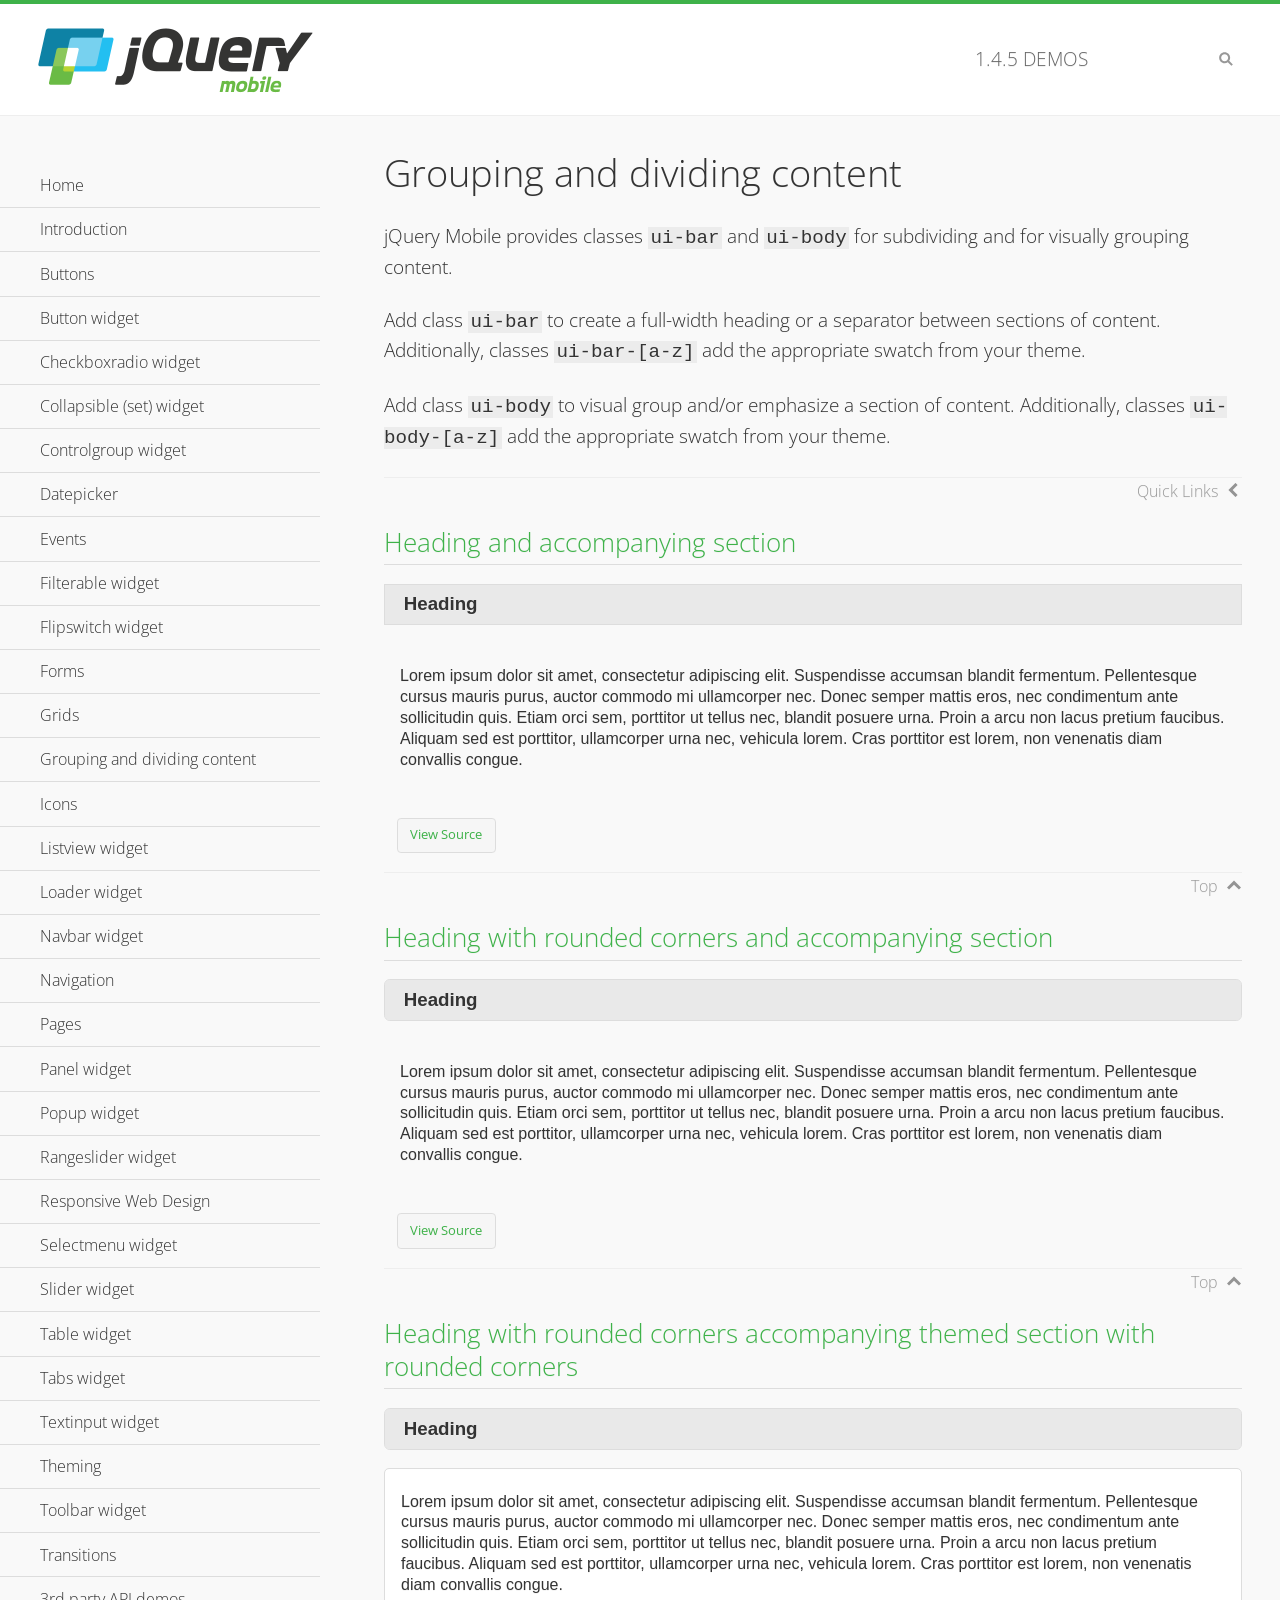
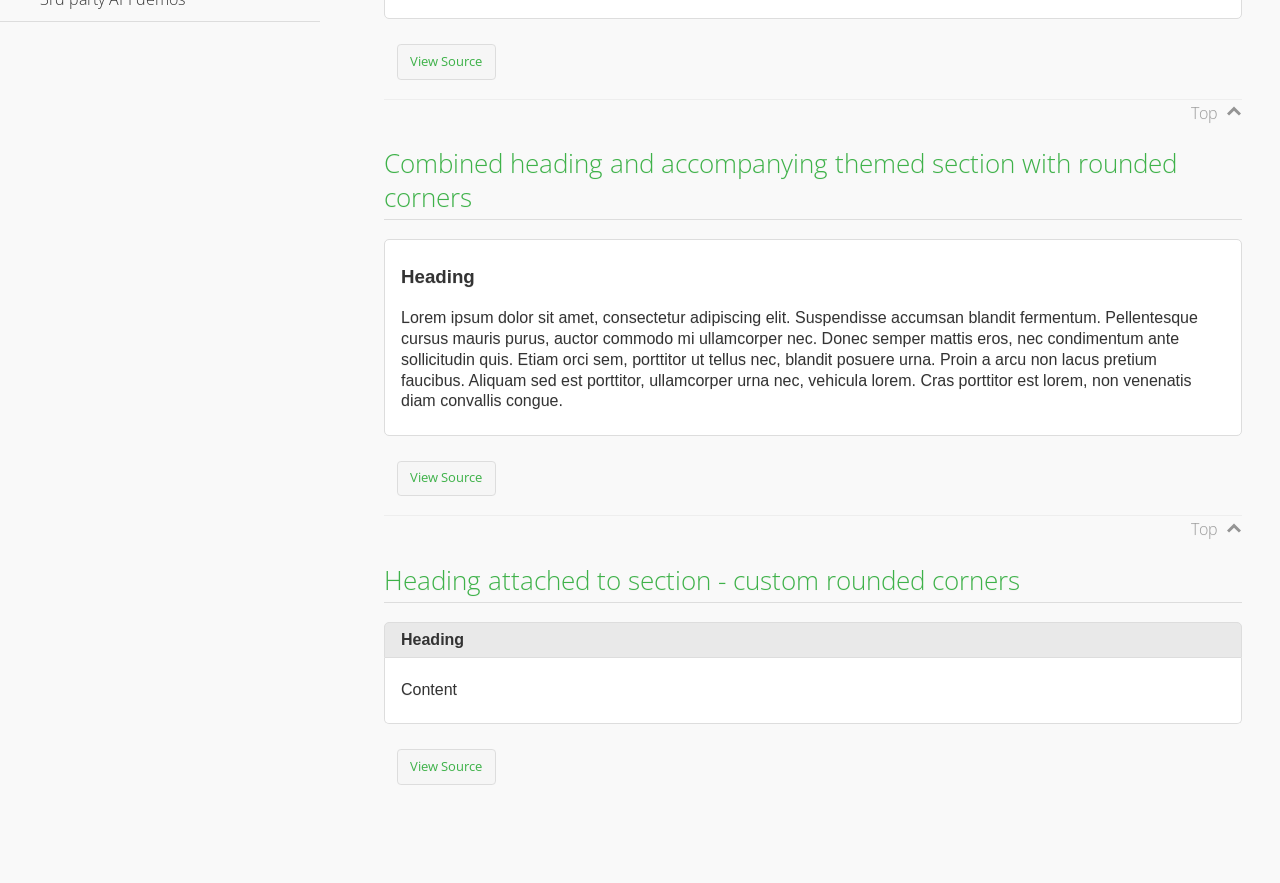
<file: _phonegap/www/js/libs/jquery-mobile/demos/body-bar-classes/index.html>
<!DOCTYPE html>
<html>
	<head>
	<meta charset="utf-8">
	<meta name="viewport" content="width=device-width, initial-scale=1">
	<title>Grouping and dividing content - jQuery Mobile Demos</title>
	<link rel="shortcut icon" href="../favicon.ico">
	<link rel="stylesheet" href="http://fonts.googleapis.com/css?family=Open+Sans:300,400,700">
	<link rel="stylesheet" href="../css/themes/default/jquery.mobile-1.4.5.min.css">
	<link rel="stylesheet" href="../_assets/css/jqm-demos.css">
	<script src="../js/jquery.js"></script>
	<script src="../_assets/js/index.js"></script>
	<script src="../js/jquery.mobile-1.4.5.min.js"></script>
  <style id="combined-heading-and-section">
    .custom-corners .ui-bar {
      -webkit-border-top-left-radius: inherit;
      border-top-left-radius: inherit;
      -webkit-border-top-right-radius: inherit;
      border-top-right-radius: inherit;
    }
    .custom-corners .ui-body {
      border-top-width: 0;
      -webkit-border-bottom-left-radius: inherit;
      border-bottom-left-radius: inherit;
      -webkit-border-bottom-right-radius: inherit;
      border-bottom-right-radius: inherit;
    }
  </style>
</head>
<body>
<div data-role="page" class="jqm-demos" data-quicklinks="true">

	<div data-role="header" class="jqm-header">
		<h2><a href="../" title="jQuery Mobile Demos home"><img src="../_assets/img/jquery-logo.png" alt="jQuery Mobile"></a></h2>
		<p><span class="jqm-version"></span> Demos</p>
		<a href="#" class="jqm-navmenu-link ui-btn ui-btn-icon-notext ui-corner-all ui-icon-bars ui-nodisc-icon ui-alt-icon ui-btn-left">Menu</a>
		<a href="#" class="jqm-search-link ui-btn ui-btn-icon-notext ui-corner-all ui-icon-search ui-nodisc-icon ui-alt-icon ui-btn-right">Search</a>
	</div><!-- /header -->

	<div role="main" class="ui-content jqm-content">

		<h1>Grouping and dividing content</h1>

		<p>jQuery Mobile provides classes <code>ui-bar</code> and <code>ui-body</code> for subdividing and for visually grouping content.</p>
		<p>Add class <code>ui-bar</code> to create a full-width heading or a separator between sections of content. Additionally, classes <code>ui-bar-[a-z]</code> add the appropriate swatch from your theme.</p>
		<p>Add class <code>ui-body</code> to visual group and/or emphasize a section of content. Additionally, classes <code>ui-body-[a-z]</code> add the appropriate swatch from your theme.</p>

		<h2>Heading and accompanying section</h2>

		<div data-demo-html="true">
      <h3 class="ui-bar ui-bar-a">Heading</h3>
			<div class="ui-body">
				<p>Lorem ipsum dolor sit amet, consectetur adipiscing elit. Suspendisse accumsan blandit fermentum. Pellentesque cursus mauris purus, auctor commodo mi ullamcorper nec. Donec semper mattis eros, nec condimentum ante sollicitudin quis. Etiam orci sem, porttitor ut tellus nec, blandit posuere urna. Proin a arcu non lacus pretium faucibus. Aliquam sed est porttitor, ullamcorper urna nec, vehicula lorem. Cras porttitor est lorem, non venenatis diam convallis congue.</p>
			</div>
		</div>

		<h2>Heading with rounded corners and accompanying section</h2>

		<div data-demo-html="true">
      <h3 class="ui-bar ui-bar-a ui-corner-all">Heading</h3>
			<div class="ui-body">
				<p>Lorem ipsum dolor sit amet, consectetur adipiscing elit. Suspendisse accumsan blandit fermentum. Pellentesque cursus mauris purus, auctor commodo mi ullamcorper nec. Donec semper mattis eros, nec condimentum ante sollicitudin quis. Etiam orci sem, porttitor ut tellus nec, blandit posuere urna. Proin a arcu non lacus pretium faucibus. Aliquam sed est porttitor, ullamcorper urna nec, vehicula lorem. Cras porttitor est lorem, non venenatis diam convallis congue.</p>
			</div>
		</div>

		<h2>Heading with rounded corners accompanying themed section with rounded corners</h2>

		<div data-demo-html="true">
      <h3 class="ui-bar ui-bar-a ui-corner-all">Heading</h3>
			<div class="ui-body ui-body-a ui-corner-all">
				<p>Lorem ipsum dolor sit amet, consectetur adipiscing elit. Suspendisse accumsan blandit fermentum. Pellentesque cursus mauris purus, auctor commodo mi ullamcorper nec. Donec semper mattis eros, nec condimentum ante sollicitudin quis. Etiam orci sem, porttitor ut tellus nec, blandit posuere urna. Proin a arcu non lacus pretium faucibus. Aliquam sed est porttitor, ullamcorper urna nec, vehicula lorem. Cras porttitor est lorem, non venenatis diam convallis congue.</p>
			</div>
		</div>

		<h2>Combined heading and accompanying themed section with rounded corners</h2>

		<div data-demo-html="true">
			<div class="ui-body ui-body-a ui-corner-all">
	      <h3>Heading</h3>
				<p>Lorem ipsum dolor sit amet, consectetur adipiscing elit. Suspendisse accumsan blandit fermentum. Pellentesque cursus mauris purus, auctor commodo mi ullamcorper nec. Donec semper mattis eros, nec condimentum ante sollicitudin quis. Etiam orci sem, porttitor ut tellus nec, blandit posuere urna. Proin a arcu non lacus pretium faucibus. Aliquam sed est porttitor, ullamcorper urna nec, vehicula lorem. Cras porttitor est lorem, non venenatis diam convallis congue.</p>
			</div>
		</div>

		<h2>Heading attached to section - custom rounded corners</h2>

		<div data-demo-html="true" data-demo-css="#combined-heading-and-section">
      <div class="ui-corner-all custom-corners">
        <div class="ui-bar ui-bar-a">
          <h3>Heading</h3>
        </div>
        <div class="ui-body ui-body-a">
          <p>Content</p>
        </div>
      </div>
		</div>

	</div><!-- /content -->
	    <div data-role="panel" class="jqm-navmenu-panel" data-position="left" data-display="overlay" data-theme="a">
	    	<ul class="jqm-list ui-alt-icon ui-nodisc-icon">
<li data-filtertext="demos homepage" data-icon="home"><a href="../">Home</a></li>
<li data-filtertext="introduction overview getting started"><a href="../intro" data-ajax="false">Introduction</a></li>
<li data-filtertext="buttons button markup buttonmarkup method anchor link button element"><a href="../button-markup" data-ajax="false">Buttons</a></li>
<li data-filtertext="form button widget input button submit reset"><a href="../button" data-ajax="false">Button widget</a></li>
<li data-role="collapsible" data-enhanced="true" data-collapsed-icon="carat-d" data-expanded-icon="carat-u" data-iconpos="right" data-inset="false" class="ui-collapsible ui-collapsible-themed-content ui-collapsible-collapsed">
	<h3 class="ui-collapsible-heading ui-collapsible-heading-collapsed">
		<a href="#" class="ui-collapsible-heading-toggle ui-btn ui-btn-icon-right ui-btn-inherit ui-icon-carat-d">
		    Checkboxradio widget<span class="ui-collapsible-heading-status"> click to expand contents</span>
		</a>
	</h3>
	<div class="ui-collapsible-content ui-body-inherit ui-collapsible-content-collapsed" aria-hidden="true">
		<ul>
			<li data-filtertext="form checkboxradio widget checkbox input checkboxes controlgroups"><a href="../checkboxradio-checkbox" data-ajax="false">Checkboxes</a></li>
			<li data-filtertext="form checkboxradio widget radio input radio buttons controlgroups"><a href="../checkboxradio-radio" data-ajax="false">Radio buttons</a></li>
		</ul>
	</div>
</li>
<li data-role="collapsible" data-enhanced="true" data-collapsed-icon="carat-d" data-expanded-icon="carat-u" data-iconpos="right" data-inset="false" class="ui-collapsible ui-collapsible-themed-content ui-collapsible-collapsed">
	<h3 class="ui-collapsible-heading ui-collapsible-heading-collapsed">
		<a href="#" class="ui-collapsible-heading-toggle ui-btn ui-btn-icon-right ui-btn-inherit ui-icon-carat-d">
			Collapsible (set) widget<span class="ui-collapsible-heading-status"> click to expand contents</span>
		</a>
	</h3>
	<div class="ui-collapsible-content ui-body-inherit ui-collapsible-content-collapsed" aria-hidden="true">
		<ul>
			<li data-filtertext="collapsibles content formatting"><a href="../collapsible" data-ajax="false">Collapsible</a></li>
			<li data-filtertext="dynamic collapsible set accordion append expand"><a href="../collapsible-dynamic" data-ajax="false">Dynamic collapsibles</a></li>
			<li data-filtertext="accordions collapsible set widget content formatting grouped collapsibles"><a href="../collapsibleset" data-ajax="false">Collapsible set</a></li>
		</ul>
	</div>
</li>
<li data-role="collapsible" data-enhanced="true" data-collapsed-icon="carat-d" data-expanded-icon="carat-u" data-iconpos="right" data-inset="false" class="ui-collapsible ui-collapsible-themed-content ui-collapsible-collapsed">
	<h3 class="ui-collapsible-heading ui-collapsible-heading-collapsed">
		<a href="#" class="ui-collapsible-heading-toggle ui-btn ui-btn-icon-right ui-btn-inherit ui-icon-carat-d">
			Controlgroup widget<span class="ui-collapsible-heading-status"> click to expand contents</span>
		</a>
	</h3>
	<div class="ui-collapsible-content ui-body-inherit ui-collapsible-content-collapsed" aria-hidden="true">
		<ul>
			<li data-filtertext="controlgroups selectmenu checkboxradio input grouped buttons horizontal vertical"><a href="../controlgroup" data-ajax="false">Controlgroup</a></li>
			<li data-filtertext="dynamic controlgroup dynamically add buttons"><a href="../controlgroup-dynamic" data-ajax="false">Dynamic controlgroups</a></li>
		</ul>
	</div>
</li>
<li data-filtertext="form datepicker widget date input"><a href="../datepicker" data-ajax="false">Datepicker</a></li>
<li data-role="collapsible" data-enhanced="true" data-collapsed-icon="carat-d" data-expanded-icon="carat-u" data-iconpos="right" data-inset="false" class="ui-collapsible ui-collapsible-themed-content ui-collapsible-collapsed">
	<h3 class="ui-collapsible-heading ui-collapsible-heading-collapsed">
		<a href="#" class="ui-collapsible-heading-toggle ui-btn ui-btn-icon-right ui-btn-inherit ui-icon-carat-d">
			Events<span class="ui-collapsible-heading-status"> click to expand contents</span>
		</a>
	</h3>
	<div class="ui-collapsible-content ui-body-inherit ui-collapsible-content-collapsed" aria-hidden="true">
		<ul>
			<li data-filtertext="swipe to delete list items listviews swipe events"><a href="../swipe-list" data-ajax="false">Swipe list items</a></li>
			<li data-filtertext="swipe to navigate swipe page navigation swipe events"><a href="../swipe-page" data-ajax="false">Swipe page navigation</a></li>
		</ul>
	</div>
</li>
<li data-filtertext="filterable filter elements sorting searching listview table"><a href="../filterable" data-ajax="false">Filterable widget</a></li>
<li data-filtertext="form flipswitch widget flip toggle switch binary select checkbox input"><a href="../flipswitch" data-ajax="false">Flipswitch widget</a></li>
<li data-role="collapsible" data-enhanced="true" data-collapsed-icon="carat-d" data-expanded-icon="carat-u" data-iconpos="right" data-inset="false" class="ui-collapsible ui-collapsible-themed-content ui-collapsible-collapsed">
	<h3 class="ui-collapsible-heading ui-collapsible-heading-collapsed">
		<a href="#" class="ui-collapsible-heading-toggle ui-btn ui-btn-icon-right ui-btn-inherit ui-icon-carat-d">
			Forms<span class="ui-collapsible-heading-status"> click to expand contents</span>
		</a>
	</h3>
	<div class="ui-collapsible-content ui-body-inherit ui-collapsible-content-collapsed" aria-hidden="true">
		<ul>
			<li data-filtertext="forms text checkbox radio range button submit reset inputs selects textarea slider flipswitch label form elements"><a href="../forms" data-ajax="false">Forms</a></li>
			<li data-filtertext="form hide labels hidden accessible ui-hidden-accessible forms"><a href="../forms-label-hidden-accessible" data-ajax="false">Hide labels</a></li>
			<li data-filtertext="form field containers fieldcontain ui-field-contain forms"><a href="../forms-field-contain" data-ajax="false">Field containers</a></li>
			<li data-filtertext="forms disabled form elements"><a href="../forms-disabled" data-ajax="false">Forms disabled</a></li>
			<li data-filtertext="forms gallery examples overview forms text checkbox radio range button submit reset inputs selects textarea slider flipswitch label form elements"><a href="../forms-gallery" data-ajax="false">Forms gallery</a></li>
		</ul>
	</div>
</li>
<li data-role="collapsible" data-enhanced="true" data-collapsed-icon="carat-d" data-expanded-icon="carat-u" data-iconpos="right" data-inset="false" class="ui-collapsible ui-collapsible-themed-content ui-collapsible-collapsed">
	<h3 class="ui-collapsible-heading ui-collapsible-heading-collapsed">
		<a href="#" class="ui-collapsible-heading-toggle ui-btn ui-btn-icon-right ui-btn-inherit ui-icon-carat-d">
			Grids<span class="ui-collapsible-heading-status"> click to expand contents</span>
		</a>
	</h3>
	<div class="ui-collapsible-content ui-body-inherit ui-collapsible-content-collapsed" aria-hidden="true">
		<ul>
			<li data-filtertext="grids columns blocks content formatting rwd responsive css framework"><a href="../grids" data-ajax="false">Grids</a></li>
			<li data-filtertext="buttons in grids css framework"><a href="../grids-buttons" data-ajax="false">Buttons in grids</a></li>
			<li data-filtertext="custom responsive grids rwd css framework"><a href="../grids-custom-responsive" data-ajax="false">Custom responsive grids</a></li>
		</ul>
	</div>
</li>
<li data-filtertext="blocks content formatting sections heading"><a href="" data-ajax="false">Grouping and dividing content</a></li>
<li data-role="collapsible" data-enhanced="true" data-collapsed-icon="carat-d" data-expanded-icon="carat-u" data-iconpos="right" data-inset="false" class="ui-collapsible ui-collapsible-themed-content ui-collapsible-collapsed">
	<h3 class="ui-collapsible-heading ui-collapsible-heading-collapsed">
		<a href="#" class="ui-collapsible-heading-toggle ui-btn ui-btn-icon-right ui-btn-inherit ui-icon-carat-d">
			Icons<span class="ui-collapsible-heading-status"> click to expand contents</span>
		</a>
	</h3>
	<div class="ui-collapsible-content ui-body-inherit ui-collapsible-content-collapsed" aria-hidden="true">
		<ul>
			<li data-filtertext="button icons svg disc alt custom icon position"><a href="../icons" data-ajax="false">Icons</a></li>
			<li data-filtertext=""><a href="../icons-grunticon" data-ajax="false">Grunticon loader</a></li>
		</ul>
	</div>
</li>
<li data-role="collapsible" data-enhanced="true" data-collapsed-icon="carat-d" data-expanded-icon="carat-u" data-iconpos="right" data-inset="false" class="ui-collapsible ui-collapsible-themed-content ui-collapsible-collapsed">
	<h3 class="ui-collapsible-heading ui-collapsible-heading-collapsed">
		<a href="#" class="ui-collapsible-heading-toggle ui-btn ui-btn-icon-right ui-btn-inherit ui-icon-carat-d">
			Listview widget<span class="ui-collapsible-heading-status"> click to expand contents</span>
		</a>
	</h3>
	<div class="ui-collapsible-content ui-body-inherit ui-collapsible-content-collapsed" aria-hidden="true">
		<ul>
			<li data-filtertext="listview widget thumbnails icons nested split button collapsible ul ol"><a href="../listview" data-ajax="false">Listview</a></li>
			<li data-filtertext="autocomplete filterable reveal listview filtertextbeforefilter placeholder"><a href="../listview-autocomplete" data-ajax="false">Listview autocomplete</a></li>
			<li data-filtertext="autocomplete filterable reveal listview remote data filtertextbeforefilter placeholder"><a href="../listview-autocomplete-remote" data-ajax="false">Listview autocomplete remote data</a></li>
			<li data-filtertext="autodividers anchor jump scroll linkbars listview lists ul ol"><a href="../listview-autodividers-linkbar" data-ajax="false">Listview autodividers linkbar</a></li>
			<li data-filtertext="listview autodividers selector autodividersselector lists ul ol"><a href="../listview-autodividers-selector" data-ajax="false">Listview autodividers selector</a></li>
			<li data-filtertext="listview nested list items"><a href="../listview-nested-lists" data-ajax="false">Nested Listviews</a></li>
			<li data-filtertext="listview collapsible list items flat"><a href="../listview-collapsible-item-flat" data-ajax="false">Listview collapsible list items (flat)</a></li>
			<li data-filtertext="listview collapsible list indented"><a href="../listview-collapsible-item-indented" data-ajax="false">Listview collapsible list items (indented)</a></li>
			<li data-filtertext="grid listview responsive grids responsive listviews lists ul"><a href="../listview-grid" data-ajax="false">Listview responsive grid</a></li>
		</ul>
	</div>
</li>
<li data-filtertext="loader widget page loading navigation overlay spinner"><a href="../loader" data-ajax="false">Loader widget</a></li>
<li data-filtertext="navbar widget navmenu toolbars header footer"><a href="../navbar" data-ajax="false">Navbar widget</a></li>
<li data-role="collapsible" data-enhanced="true" data-collapsed-icon="carat-d" data-expanded-icon="carat-u" data-iconpos="right" data-inset="false" class="ui-collapsible ui-collapsible-themed-content ui-collapsible-collapsed">
	<h3 class="ui-collapsible-heading ui-collapsible-heading-collapsed">
		<a href="#" class="ui-collapsible-heading-toggle ui-btn ui-btn-icon-right ui-btn-inherit ui-icon-carat-d">
			Navigation<span class="ui-collapsible-heading-status"> click to expand contents</span>
		</a>
	</h3>
	<div class="ui-collapsible-content ui-body-inherit ui-collapsible-content-collapsed" aria-hidden="true">
		<ul>
			<li data-filtertext="ajax navigation navigate widget history event method"><a href="../navigation" data-ajax="false">Navigation</a></li>
			<li data-filtertext="linking pages page links navigation ajax prefetch cache"><a href="../navigation-linking-pages" data-ajax="false">Linking pages</a></li>
			<!-- <li data-filtertext="php redirect server redirection server-side navigation"><a href="../navigation-php-redirect/" data-ajax="false">PHP redirect demo</a></li>-->
			<li data-filtertext="navigation redirection hash query"><a href="../navigation-hash-processing" data-ajax="false">Hash processing demo</a></li>
			<li data-filtertext="navigation redirection hash query"><a href="../page-events" data-ajax="false">Page Navigation Events</a></li>
		</ul>
	</div>
</li>
<li data-role="collapsible" data-enhanced="true" data-collapsed-icon="carat-d" data-expanded-icon="carat-u" data-iconpos="right" data-inset="false" class="ui-collapsible ui-collapsible-themed-content ui-collapsible-collapsed">
	<h3 class="ui-collapsible-heading ui-collapsible-heading-collapsed">
		<a href="#" class="ui-collapsible-heading-toggle ui-btn ui-btn-icon-right ui-btn-inherit ui-icon-carat-d">
			Pages<span class="ui-collapsible-heading-status"> click to expand contents</span>
		</a>
	</h3>
	<div class="ui-collapsible-content ui-body-inherit ui-collapsible-content-collapsed" aria-hidden="true">
		<ul>
			<li data-filtertext="pages page widget ajax navigation"><a href="../pages" data-ajax="false">Pages</a></li>
			<li data-filtertext="single page"><a href="../pages-single-page" data-ajax="false">Single page</a></li>
			<li data-filtertext="multipage multi-page page"><a href="../pages-multi-page" data-ajax="false">Multi-page template</a></li>
			<li data-filtertext="dialog page widget modal popup"><a href="../pages-dialog" data-ajax="false">Dialog page</a></li>
		</ul>
	</div>
</li>
<li data-role="collapsible" data-enhanced="true" data-collapsed-icon="carat-d" data-expanded-icon="carat-u" data-iconpos="right" data-inset="false" class="ui-collapsible ui-collapsible-themed-content ui-collapsible-collapsed">
	<h3 class="ui-collapsible-heading ui-collapsible-heading-collapsed">
		<a href="#" class="ui-collapsible-heading-toggle ui-btn ui-btn-icon-right ui-btn-inherit ui-icon-carat-d">
			Panel widget<span class="ui-collapsible-heading-status"> click to expand contents</span>
		</a>
	</h3>
	<div class="ui-collapsible-content ui-body-inherit ui-collapsible-content-collapsed" aria-hidden="true">
		<ul>
			<li data-filtertext="panel widget sliding panels reveal push overlay responsive"><a href="../panel" data-ajax="false">Panel</a></li>
			<li data-filtertext=""><a href="../panel-external" data-ajax="false">External panels</a></li>
			<li data-filtertext="panel "><a href="../panel-fixed" data-ajax="false">Fixed panels</a></li>
			<li data-filtertext="panel slide panels sliding panels shadow rwd responsive breakpoint"><a href="../panel-responsive" data-ajax="false">Panels responsive</a></li>
			<li data-filtertext="panel custom style custom panel width reveal shadow listview panel styling page background wrapper"><a href="../panel-styling" data-ajax="false">Custom panel style</a></li>
			<li data-filtertext="panel open on swipe"><a href="../panel-swipe-open" data-ajax="false">Panel open on swipe</a></li>
			<li data-filtertext="panels outside page internal external toolbars"><a href="../panel-external-internal" data-ajax="false">Panel external and internal</a></li>
		</ul>
	</div>
</li>
<li data-role="collapsible" data-enhanced="true" data-collapsed-icon="carat-d" data-expanded-icon="carat-u" data-iconpos="right" data-inset="false" class="ui-collapsible ui-collapsible-themed-content ui-collapsible-collapsed">
	<h3 class="ui-collapsible-heading ui-collapsible-heading-collapsed">
		<a href="#" class="ui-collapsible-heading-toggle ui-btn ui-btn-icon-right ui-btn-inherit ui-icon-carat-d">
			Popup widget<span class="ui-collapsible-heading-status"> click to expand contents</span>
		</a>
	</h3>
	<div class="ui-collapsible-content ui-body-inherit ui-collapsible-content-collapsed" aria-hidden="true">
		<ul>
			<li data-filtertext="popup widget popups dialog modal transition tooltip lightbox form overlay screen flip pop fade transition"><a href="../popup" data-ajax="false">Popup</a></li>
			<li data-filtertext="popup alignment position"><a href="../popup-alignment" data-ajax="false">Popup alignment</a></li>
			<li data-filtertext="popup arrow size popups popover"><a href="../popup-arrow-size" data-ajax="false">Popup arrow size</a></li>
			<li data-filtertext="dynamic popups popup images lightbox"><a href="../popup-dynamic" data-ajax="false">Dynamic popups</a></li>
			<li data-filtertext="popups with iframes scaling"><a href="../popup-iframe" data-ajax="false">Popups with iframes</a></li>
			<li data-filtertext="popup image scaling"><a href="../popup-image-scaling" data-ajax="false">Popup image scaling</a></li>
			<li data-filtertext="external popup outside multi-page"><a href="../popup-outside-multipage" data-ajax="false">Popup outside multi-page</a></li>
		</ul>
	</div>
</li>
<li data-filtertext="form rangeslider widget dual sliders dual handle sliders range input"><a href="../rangeslider" data-ajax="false">Rangeslider widget</a></li>
<li data-filtertext="responsive web design rwd adaptive progressive enhancement PE accessible mobile breakpoints media query media queries"><a href="../rwd" data-ajax="false">Responsive Web Design</a></li>
<li data-role="collapsible" data-enhanced="true" data-collapsed-icon="carat-d" data-expanded-icon="carat-u" data-iconpos="right" data-inset="false" class="ui-collapsible ui-collapsible-themed-content ui-collapsible-collapsed">
	<h3 class="ui-collapsible-heading ui-collapsible-heading-collapsed">
		<a href="#" class="ui-collapsible-heading-toggle ui-btn ui-btn-icon-right ui-btn-inherit ui-icon-carat-d">
			Selectmenu widget<span class="ui-collapsible-heading-status"> click to expand contents</span>
		</a>
	</h3>
	<div class="ui-collapsible-content ui-body-inherit ui-collapsible-content-collapsed" aria-hidden="true">
		<ul>
			<li data-filtertext="form selectmenu widget select input custom select menu selects"><a href="../selectmenu" data-ajax="false">Selectmenu</a></li>
			<li data-filtertext="form custom select menu selectmenu widget custom menu option optgroup multiple selects"><a href="../selectmenu-custom" data-ajax="false">Custom select menu</a></li>
			<li data-filtertext="filterable select filter popup dialog"><a href="../selectmenu-custom-filter" data-ajax="false">Custom select menu with filter</a></li>
		</ul>
	</div>
</li>
<li data-role="collapsible" data-enhanced="true" data-collapsed-icon="carat-d" data-expanded-icon="carat-u" data-iconpos="right" data-inset="false" class="ui-collapsible ui-collapsible-themed-content ui-collapsible-collapsed">
	<h3 class="ui-collapsible-heading ui-collapsible-heading-collapsed">
		<a href="#" class="ui-collapsible-heading-toggle ui-btn ui-btn-icon-right ui-btn-inherit ui-icon-carat-d">
			Slider widget<span class="ui-collapsible-heading-status"> click to expand contents</span>
		</a>
	</h3>
	<div class="ui-collapsible-content ui-body-inherit ui-collapsible-content-collapsed" aria-hidden="true">
		<ul>
			<li data-filtertext="form slider widget range input single sliders"><a href="../slider" data-ajax="false">Slider</a></li>
			<li data-filtertext="form slider widget flipswitch slider binary select flip toggle switch"><a href="../slider-flipswitch" data-ajax="false">Slider flip toggle switch</a></li>
			<li data-filtertext="form slider tooltip handle value input range sliders"><a href="../slider-tooltip" data-ajax="false">Slider tooltip</a></li>
		</ul>
	</div>
</li>
<li data-role="collapsible" data-enhanced="true" data-collapsed-icon="carat-d" data-expanded-icon="carat-u" data-iconpos="right" data-inset="false" class="ui-collapsible ui-collapsible-themed-content ui-collapsible-collapsed">
	<h3 class="ui-collapsible-heading ui-collapsible-heading-collapsed">
		<a href="#" class="ui-collapsible-heading-toggle ui-btn ui-btn-icon-right ui-btn-inherit ui-icon-carat-d">
			Table widget<span class="ui-collapsible-heading-status"> click to expand contents</span>
		</a>
	</h3>
	<div class="ui-collapsible-content ui-body-inherit ui-collapsible-content-collapsed" aria-hidden="true">
		<ul>
			<li data-filtertext="table widget reflow column toggle th td responsive tables rwd hide show tabular"><a href="../table-column-toggle" data-ajax="false">Table Column Toggle</a></li>
			<li data-filtertext="table column toggle phone comparison demo"><a href="../table-column-toggle-example" data-ajax="false">Table Column Toggle demo</a></li>
			<li data-filtertext="responsive tables table column toggle heading groups rwd breakpoint"><a href="../table-column-toggle-heading-groups" data-ajax="false">Table Column Toggle heading groups</a></li>
			<li data-filtertext="responsive tables table column toggle hide rwd breakpoint customization options"><a href="../table-column-toggle-options" data-ajax="false">Table Column Toggle options</a></li>
			<li data-filtertext="table reflow th td responsive rwd columns tabular"><a href="../table-reflow" data-ajax="false">Table Reflow</a></li>
			<li data-filtertext="responsive tables table reflow heading groups rwd breakpoint"><a href="../table-reflow-heading-groups" data-ajax="false">Table Reflow heading groups</a></li>
			<li data-filtertext="responsive tables table reflow stripes strokes table style"><a href="../table-reflow-stripes-strokes" data-ajax="false">Table Reflow stripes and strokes</a></li>
			<li data-filtertext="responsive tables table reflow stack custom styles"><a href="../table-reflow-styling" data-ajax="false">Table Reflow custom styles</a></li>
		</ul>
	</div>
</li>
<li data-filtertext="ui tabs widget"><a href="../tabs" data-ajax="false">Tabs widget</a></li>
<li data-filtertext="form textinput widget text input textarea number date time tel email file color password"><a href="../textinput" data-ajax="false">Textinput widget</a></li>
<li data-role="collapsible" data-enhanced="true" data-collapsed-icon="carat-d" data-expanded-icon="carat-u" data-iconpos="right" data-inset="false" class="ui-collapsible ui-collapsible-themed-content ui-collapsible-collapsed">
	<h3 class="ui-collapsible-heading ui-collapsible-heading-collapsed">
		<a href="#" class="ui-collapsible-heading-toggle ui-btn ui-btn-icon-right ui-btn-inherit ui-icon-carat-d">
			Theming<span class="ui-collapsible-heading-status"> click to expand contents</span>
		</a>
	</h3>
	<div class="ui-collapsible-content ui-body-inherit ui-collapsible-content-collapsed" aria-hidden="true">
		<ul>
			<li data-filtertext="default theme swatches theming style css"><a href="../theme-default" data-ajax="false">Default theme</a></li>
			<li data-filtertext="classic theme old theme swatches theming style css"><a href="../theme-classic" data-ajax="false">Classic theme</a></li>
		</ul>
	</div>
</li>
<li data-role="collapsible" data-enhanced="true" data-collapsed-icon="carat-d" data-expanded-icon="carat-u" data-iconpos="right" data-inset="false" class="ui-collapsible ui-collapsible-themed-content ui-collapsible-collapsed">
	<h3 class="ui-collapsible-heading ui-collapsible-heading-collapsed">
		<a href="#" class="ui-collapsible-heading-toggle ui-btn ui-btn-icon-right ui-btn-inherit ui-icon-carat-d">
			Toolbar widget<span class="ui-collapsible-heading-status"> click to expand contents</span>
		</a>
	</h3>
	<div class="ui-collapsible-content ui-body-inherit ui-collapsible-content-collapsed" aria-hidden="true">
		<ul>
			<li data-filtertext="toolbar widget header footer toolbars fixed fullscreen external sections"><a href="../toolbar" data-ajax="false">Toolbar</a></li>
			<li data-filtertext="dynamic toolbars dynamically add toolbar header footer"><a href="../toolbar-dynamic" data-ajax="false">Dynamic toolbars</a></li>
			<li data-filtertext="external toolbars header footer"><a href="../toolbar-external" data-ajax="false">External toolbars</a></li>
			<li data-filtertext="fixed toolbars header footer"><a href="../toolbar-fixed" data-ajax="false">Fixed toolbars</a></li>
			<li data-filtertext="fixed fullscreen toolbars header footer"><a href="../toolbar-fixed-fullscreen" data-ajax="false">Fullscreen toolbars</a></li>
			<li data-filtertext="external fixed toolbars header footer"><a href="../toolbar-fixed-external" data-ajax="false">Fixed external toolbars</a></li>
			<li data-filtertext="external persistent toolbars header footer navbar navmenu"><a href="../toolbar-fixed-persistent" data-ajax="false">Persistent toolbars</a></li>
			<li data-filtertext="external ajax optimized toolbars persistent toolbars header footer navbar"><a href="../toolbar-fixed-persistent-optimized" data-ajax="false">Ajax optimized toolbars</a></li>
			<li data-filtertext="form in toolbars header footer"><a href="../toolbar-fixed-forms" data-ajax="false">Form in toolbar</a></li>
		</ul>
	</div>
</li>
<li data-filtertext="page transitions animated pages popup navigation flip slide fade pop"><a href="../transitions" data-ajax="false">Transitions</a></li>
<li data-role="collapsible" data-enhanced="true" data-collapsed-icon="carat-d" data-expanded-icon="carat-u" data-iconpos="right" data-inset="false" class="ui-collapsible ui-collapsible-themed-content ui-collapsible-collapsed">
	<h3 class="ui-collapsible-heading ui-collapsible-heading-collapsed">
		<a href="#" class="ui-collapsible-heading-toggle ui-btn ui-btn-icon-right ui-btn-inherit ui-icon-carat-d">
			3rd party API demos<span class="ui-collapsible-heading-status"> click to expand contents</span>
		</a>
	</h3>
	<div class="ui-collapsible-content ui-body-inherit ui-collapsible-content-collapsed" aria-hidden="true">
		<ul>
			<li data-filtertext="backbone requirejs navigation router"><a href="../backbone-requirejs" data-ajax="false">Backbone RequireJS</a></li>
			<li data-filtertext="google maps geolocation demo"><a href="../map-geolocation" data-ajax="false">Google Maps geolocation</a></li>
			<li data-filtertext="google maps hybrid"><a href="../map-list-toggle" data-ajax="false">Google Maps list toggle</a></li>
		</ul>
	</div>
</li>



		     </ul>
		</div><!-- /panel -->


	<div data-role="footer" data-position="fixed" data-tap-toggle="false" class="jqm-footer">
		<p>jQuery Mobile Demos version <span class="jqm-version"></span></p>
		<p>Copyright 2014 The jQuery Foundation</p>
	</div><!-- /footer -->
	<!-- TODO: This should become an external panel so we can add input to markup (unique ID) -->
    <div data-role="panel" class="jqm-search-panel" data-position="right" data-display="overlay" data-theme="a">
		<div class="jqm-search">
			<ul class="jqm-list" data-filter-placeholder="Search demos..." data-filter-reveal="true">
<li data-filtertext="demos homepage" data-icon="home"><a href="../">Home</a></li>
<li data-filtertext="introduction overview getting started"><a href="../intro" data-ajax="false">Introduction</a></li>
<li data-filtertext="buttons button markup buttonmarkup method anchor link button element"><a href="../button-markup" data-ajax="false">Buttons</a></li>
<li data-filtertext="form button widget input button submit reset"><a href="../button" data-ajax="false">Button widget</a></li>
<li data-role="collapsible" data-enhanced="true" data-collapsed-icon="carat-d" data-expanded-icon="carat-u" data-iconpos="right" data-inset="false" class="ui-collapsible ui-collapsible-themed-content ui-collapsible-collapsed">
	<h3 class="ui-collapsible-heading ui-collapsible-heading-collapsed">
		<a href="#" class="ui-collapsible-heading-toggle ui-btn ui-btn-icon-right ui-btn-inherit ui-icon-carat-d">
		    Checkboxradio widget<span class="ui-collapsible-heading-status"> click to expand contents</span>
		</a>
	</h3>
	<div class="ui-collapsible-content ui-body-inherit ui-collapsible-content-collapsed" aria-hidden="true">
		<ul>
			<li data-filtertext="form checkboxradio widget checkbox input checkboxes controlgroups"><a href="../checkboxradio-checkbox" data-ajax="false">Checkboxes</a></li>
			<li data-filtertext="form checkboxradio widget radio input radio buttons controlgroups"><a href="../checkboxradio-radio" data-ajax="false">Radio buttons</a></li>
		</ul>
	</div>
</li>
<li data-role="collapsible" data-enhanced="true" data-collapsed-icon="carat-d" data-expanded-icon="carat-u" data-iconpos="right" data-inset="false" class="ui-collapsible ui-collapsible-themed-content ui-collapsible-collapsed">
	<h3 class="ui-collapsible-heading ui-collapsible-heading-collapsed">
		<a href="#" class="ui-collapsible-heading-toggle ui-btn ui-btn-icon-right ui-btn-inherit ui-icon-carat-d">
			Collapsible (set) widget<span class="ui-collapsible-heading-status"> click to expand contents</span>
		</a>
	</h3>
	<div class="ui-collapsible-content ui-body-inherit ui-collapsible-content-collapsed" aria-hidden="true">
		<ul>
			<li data-filtertext="collapsibles content formatting"><a href="../collapsible" data-ajax="false">Collapsible</a></li>
			<li data-filtertext="dynamic collapsible set accordion append expand"><a href="../collapsible-dynamic" data-ajax="false">Dynamic collapsibles</a></li>
			<li data-filtertext="accordions collapsible set widget content formatting grouped collapsibles"><a href="../collapsibleset" data-ajax="false">Collapsible set</a></li>
		</ul>
	</div>
</li>
<li data-role="collapsible" data-enhanced="true" data-collapsed-icon="carat-d" data-expanded-icon="carat-u" data-iconpos="right" data-inset="false" class="ui-collapsible ui-collapsible-themed-content ui-collapsible-collapsed">
	<h3 class="ui-collapsible-heading ui-collapsible-heading-collapsed">
		<a href="#" class="ui-collapsible-heading-toggle ui-btn ui-btn-icon-right ui-btn-inherit ui-icon-carat-d">
			Controlgroup widget<span class="ui-collapsible-heading-status"> click to expand contents</span>
		</a>
	</h3>
	<div class="ui-collapsible-content ui-body-inherit ui-collapsible-content-collapsed" aria-hidden="true">
		<ul>
			<li data-filtertext="controlgroups selectmenu checkboxradio input grouped buttons horizontal vertical"><a href="../controlgroup" data-ajax="false">Controlgroup</a></li>
			<li data-filtertext="dynamic controlgroup dynamically add buttons"><a href="../controlgroup-dynamic" data-ajax="false">Dynamic controlgroups</a></li>
		</ul>
	</div>
</li>
<li data-filtertext="form datepicker widget date input"><a href="../datepicker" data-ajax="false">Datepicker</a></li>
<li data-role="collapsible" data-enhanced="true" data-collapsed-icon="carat-d" data-expanded-icon="carat-u" data-iconpos="right" data-inset="false" class="ui-collapsible ui-collapsible-themed-content ui-collapsible-collapsed">
	<h3 class="ui-collapsible-heading ui-collapsible-heading-collapsed">
		<a href="#" class="ui-collapsible-heading-toggle ui-btn ui-btn-icon-right ui-btn-inherit ui-icon-carat-d">
			Events<span class="ui-collapsible-heading-status"> click to expand contents</span>
		</a>
	</h3>
	<div class="ui-collapsible-content ui-body-inherit ui-collapsible-content-collapsed" aria-hidden="true">
		<ul>
			<li data-filtertext="swipe to delete list items listviews swipe events"><a href="../swipe-list" data-ajax="false">Swipe list items</a></li>
			<li data-filtertext="swipe to navigate swipe page navigation swipe events"><a href="../swipe-page" data-ajax="false">Swipe page navigation</a></li>
		</ul>
	</div>
</li>
<li data-filtertext="filterable filter elements sorting searching listview table"><a href="../filterable" data-ajax="false">Filterable widget</a></li>
<li data-filtertext="form flipswitch widget flip toggle switch binary select checkbox input"><a href="../flipswitch" data-ajax="false">Flipswitch widget</a></li>
<li data-role="collapsible" data-enhanced="true" data-collapsed-icon="carat-d" data-expanded-icon="carat-u" data-iconpos="right" data-inset="false" class="ui-collapsible ui-collapsible-themed-content ui-collapsible-collapsed">
	<h3 class="ui-collapsible-heading ui-collapsible-heading-collapsed">
		<a href="#" class="ui-collapsible-heading-toggle ui-btn ui-btn-icon-right ui-btn-inherit ui-icon-carat-d">
			Forms<span class="ui-collapsible-heading-status"> click to expand contents</span>
		</a>
	</h3>
	<div class="ui-collapsible-content ui-body-inherit ui-collapsible-content-collapsed" aria-hidden="true">
		<ul>
			<li data-filtertext="forms text checkbox radio range button submit reset inputs selects textarea slider flipswitch label form elements"><a href="../forms" data-ajax="false">Forms</a></li>
			<li data-filtertext="form hide labels hidden accessible ui-hidden-accessible forms"><a href="../forms-label-hidden-accessible" data-ajax="false">Hide labels</a></li>
			<li data-filtertext="form field containers fieldcontain ui-field-contain forms"><a href="../forms-field-contain" data-ajax="false">Field containers</a></li>
			<li data-filtertext="forms disabled form elements"><a href="../forms-disabled" data-ajax="false">Forms disabled</a></li>
			<li data-filtertext="forms gallery examples overview forms text checkbox radio range button submit reset inputs selects textarea slider flipswitch label form elements"><a href="../forms-gallery" data-ajax="false">Forms gallery</a></li>
		</ul>
	</div>
</li>
<li data-role="collapsible" data-enhanced="true" data-collapsed-icon="carat-d" data-expanded-icon="carat-u" data-iconpos="right" data-inset="false" class="ui-collapsible ui-collapsible-themed-content ui-collapsible-collapsed">
	<h3 class="ui-collapsible-heading ui-collapsible-heading-collapsed">
		<a href="#" class="ui-collapsible-heading-toggle ui-btn ui-btn-icon-right ui-btn-inherit ui-icon-carat-d">
			Grids<span class="ui-collapsible-heading-status"> click to expand contents</span>
		</a>
	</h3>
	<div class="ui-collapsible-content ui-body-inherit ui-collapsible-content-collapsed" aria-hidden="true">
		<ul>
			<li data-filtertext="grids columns blocks content formatting rwd responsive css framework"><a href="../grids" data-ajax="false">Grids</a></li>
			<li data-filtertext="buttons in grids css framework"><a href="../grids-buttons" data-ajax="false">Buttons in grids</a></li>
			<li data-filtertext="custom responsive grids rwd css framework"><a href="../grids-custom-responsive" data-ajax="false">Custom responsive grids</a></li>
		</ul>
	</div>
</li>
<li data-filtertext="blocks content formatting sections heading"><a href="" data-ajax="false">Grouping and dividing content</a></li>
<li data-role="collapsible" data-enhanced="true" data-collapsed-icon="carat-d" data-expanded-icon="carat-u" data-iconpos="right" data-inset="false" class="ui-collapsible ui-collapsible-themed-content ui-collapsible-collapsed">
	<h3 class="ui-collapsible-heading ui-collapsible-heading-collapsed">
		<a href="#" class="ui-collapsible-heading-toggle ui-btn ui-btn-icon-right ui-btn-inherit ui-icon-carat-d">
			Icons<span class="ui-collapsible-heading-status"> click to expand contents</span>
		</a>
	</h3>
	<div class="ui-collapsible-content ui-body-inherit ui-collapsible-content-collapsed" aria-hidden="true">
		<ul>
			<li data-filtertext="button icons svg disc alt custom icon position"><a href="../icons" data-ajax="false">Icons</a></li>
			<li data-filtertext=""><a href="../icons-grunticon" data-ajax="false">Grunticon loader</a></li>
		</ul>
	</div>
</li>
<li data-role="collapsible" data-enhanced="true" data-collapsed-icon="carat-d" data-expanded-icon="carat-u" data-iconpos="right" data-inset="false" class="ui-collapsible ui-collapsible-themed-content ui-collapsible-collapsed">
	<h3 class="ui-collapsible-heading ui-collapsible-heading-collapsed">
		<a href="#" class="ui-collapsible-heading-toggle ui-btn ui-btn-icon-right ui-btn-inherit ui-icon-carat-d">
			Listview widget<span class="ui-collapsible-heading-status"> click to expand contents</span>
		</a>
	</h3>
	<div class="ui-collapsible-content ui-body-inherit ui-collapsible-content-collapsed" aria-hidden="true">
		<ul>
			<li data-filtertext="listview widget thumbnails icons nested split button collapsible ul ol"><a href="../listview" data-ajax="false">Listview</a></li>
			<li data-filtertext="autocomplete filterable reveal listview filtertextbeforefilter placeholder"><a href="../listview-autocomplete" data-ajax="false">Listview autocomplete</a></li>
			<li data-filtertext="autocomplete filterable reveal listview remote data filtertextbeforefilter placeholder"><a href="../listview-autocomplete-remote" data-ajax="false">Listview autocomplete remote data</a></li>
			<li data-filtertext="autodividers anchor jump scroll linkbars listview lists ul ol"><a href="../listview-autodividers-linkbar" data-ajax="false">Listview autodividers linkbar</a></li>
			<li data-filtertext="listview autodividers selector autodividersselector lists ul ol"><a href="../listview-autodividers-selector" data-ajax="false">Listview autodividers selector</a></li>
			<li data-filtertext="listview nested list items"><a href="../listview-nested-lists" data-ajax="false">Nested Listviews</a></li>
			<li data-filtertext="listview collapsible list items flat"><a href="../listview-collapsible-item-flat" data-ajax="false">Listview collapsible list items (flat)</a></li>
			<li data-filtertext="listview collapsible list indented"><a href="../listview-collapsible-item-indented" data-ajax="false">Listview collapsible list items (indented)</a></li>
			<li data-filtertext="grid listview responsive grids responsive listviews lists ul"><a href="../listview-grid" data-ajax="false">Listview responsive grid</a></li>
		</ul>
	</div>
</li>
<li data-filtertext="loader widget page loading navigation overlay spinner"><a href="../loader" data-ajax="false">Loader widget</a></li>
<li data-filtertext="navbar widget navmenu toolbars header footer"><a href="../navbar" data-ajax="false">Navbar widget</a></li>
<li data-role="collapsible" data-enhanced="true" data-collapsed-icon="carat-d" data-expanded-icon="carat-u" data-iconpos="right" data-inset="false" class="ui-collapsible ui-collapsible-themed-content ui-collapsible-collapsed">
	<h3 class="ui-collapsible-heading ui-collapsible-heading-collapsed">
		<a href="#" class="ui-collapsible-heading-toggle ui-btn ui-btn-icon-right ui-btn-inherit ui-icon-carat-d">
			Navigation<span class="ui-collapsible-heading-status"> click to expand contents</span>
		</a>
	</h3>
	<div class="ui-collapsible-content ui-body-inherit ui-collapsible-content-collapsed" aria-hidden="true">
		<ul>
			<li data-filtertext="ajax navigation navigate widget history event method"><a href="../navigation" data-ajax="false">Navigation</a></li>
			<li data-filtertext="linking pages page links navigation ajax prefetch cache"><a href="../navigation-linking-pages" data-ajax="false">Linking pages</a></li>
			<!-- <li data-filtertext="php redirect server redirection server-side navigation"><a href="../navigation-php-redirect/" data-ajax="false">PHP redirect demo</a></li>-->
			<li data-filtertext="navigation redirection hash query"><a href="../navigation-hash-processing" data-ajax="false">Hash processing demo</a></li>
			<li data-filtertext="navigation redirection hash query"><a href="../page-events" data-ajax="false">Page Navigation Events</a></li>
		</ul>
	</div>
</li>
<li data-role="collapsible" data-enhanced="true" data-collapsed-icon="carat-d" data-expanded-icon="carat-u" data-iconpos="right" data-inset="false" class="ui-collapsible ui-collapsible-themed-content ui-collapsible-collapsed">
	<h3 class="ui-collapsible-heading ui-collapsible-heading-collapsed">
		<a href="#" class="ui-collapsible-heading-toggle ui-btn ui-btn-icon-right ui-btn-inherit ui-icon-carat-d">
			Pages<span class="ui-collapsible-heading-status"> click to expand contents</span>
		</a>
	</h3>
	<div class="ui-collapsible-content ui-body-inherit ui-collapsible-content-collapsed" aria-hidden="true">
		<ul>
			<li data-filtertext="pages page widget ajax navigation"><a href="../pages" data-ajax="false">Pages</a></li>
			<li data-filtertext="single page"><a href="../pages-single-page" data-ajax="false">Single page</a></li>
			<li data-filtertext="multipage multi-page page"><a href="../pages-multi-page" data-ajax="false">Multi-page template</a></li>
			<li data-filtertext="dialog page widget modal popup"><a href="../pages-dialog" data-ajax="false">Dialog page</a></li>
		</ul>
	</div>
</li>
<li data-role="collapsible" data-enhanced="true" data-collapsed-icon="carat-d" data-expanded-icon="carat-u" data-iconpos="right" data-inset="false" class="ui-collapsible ui-collapsible-themed-content ui-collapsible-collapsed">
	<h3 class="ui-collapsible-heading ui-collapsible-heading-collapsed">
		<a href="#" class="ui-collapsible-heading-toggle ui-btn ui-btn-icon-right ui-btn-inherit ui-icon-carat-d">
			Panel widget<span class="ui-collapsible-heading-status"> click to expand contents</span>
		</a>
	</h3>
	<div class="ui-collapsible-content ui-body-inherit ui-collapsible-content-collapsed" aria-hidden="true">
		<ul>
			<li data-filtertext="panel widget sliding panels reveal push overlay responsive"><a href="../panel" data-ajax="false">Panel</a></li>
			<li data-filtertext=""><a href="../panel-external" data-ajax="false">External panels</a></li>
			<li data-filtertext="panel "><a href="../panel-fixed" data-ajax="false">Fixed panels</a></li>
			<li data-filtertext="panel slide panels sliding panels shadow rwd responsive breakpoint"><a href="../panel-responsive" data-ajax="false">Panels responsive</a></li>
			<li data-filtertext="panel custom style custom panel width reveal shadow listview panel styling page background wrapper"><a href="../panel-styling" data-ajax="false">Custom panel style</a></li>
			<li data-filtertext="panel open on swipe"><a href="../panel-swipe-open" data-ajax="false">Panel open on swipe</a></li>
			<li data-filtertext="panels outside page internal external toolbars"><a href="../panel-external-internal" data-ajax="false">Panel external and internal</a></li>
		</ul>
	</div>
</li>
<li data-role="collapsible" data-enhanced="true" data-collapsed-icon="carat-d" data-expanded-icon="carat-u" data-iconpos="right" data-inset="false" class="ui-collapsible ui-collapsible-themed-content ui-collapsible-collapsed">
	<h3 class="ui-collapsible-heading ui-collapsible-heading-collapsed">
		<a href="#" class="ui-collapsible-heading-toggle ui-btn ui-btn-icon-right ui-btn-inherit ui-icon-carat-d">
			Popup widget<span class="ui-collapsible-heading-status"> click to expand contents</span>
		</a>
	</h3>
	<div class="ui-collapsible-content ui-body-inherit ui-collapsible-content-collapsed" aria-hidden="true">
		<ul>
			<li data-filtertext="popup widget popups dialog modal transition tooltip lightbox form overlay screen flip pop fade transition"><a href="../popup" data-ajax="false">Popup</a></li>
			<li data-filtertext="popup alignment position"><a href="../popup-alignment" data-ajax="false">Popup alignment</a></li>
			<li data-filtertext="popup arrow size popups popover"><a href="../popup-arrow-size" data-ajax="false">Popup arrow size</a></li>
			<li data-filtertext="dynamic popups popup images lightbox"><a href="../popup-dynamic" data-ajax="false">Dynamic popups</a></li>
			<li data-filtertext="popups with iframes scaling"><a href="../popup-iframe" data-ajax="false">Popups with iframes</a></li>
			<li data-filtertext="popup image scaling"><a href="../popup-image-scaling" data-ajax="false">Popup image scaling</a></li>
			<li data-filtertext="external popup outside multi-page"><a href="../popup-outside-multipage" data-ajax="false">Popup outside multi-page</a></li>
		</ul>
	</div>
</li>
<li data-filtertext="form rangeslider widget dual sliders dual handle sliders range input"><a href="../rangeslider" data-ajax="false">Rangeslider widget</a></li>
<li data-filtertext="responsive web design rwd adaptive progressive enhancement PE accessible mobile breakpoints media query media queries"><a href="../rwd" data-ajax="false">Responsive Web Design</a></li>
<li data-role="collapsible" data-enhanced="true" data-collapsed-icon="carat-d" data-expanded-icon="carat-u" data-iconpos="right" data-inset="false" class="ui-collapsible ui-collapsible-themed-content ui-collapsible-collapsed">
	<h3 class="ui-collapsible-heading ui-collapsible-heading-collapsed">
		<a href="#" class="ui-collapsible-heading-toggle ui-btn ui-btn-icon-right ui-btn-inherit ui-icon-carat-d">
			Selectmenu widget<span class="ui-collapsible-heading-status"> click to expand contents</span>
		</a>
	</h3>
	<div class="ui-collapsible-content ui-body-inherit ui-collapsible-content-collapsed" aria-hidden="true">
		<ul>
			<li data-filtertext="form selectmenu widget select input custom select menu selects"><a href="../selectmenu" data-ajax="false">Selectmenu</a></li>
			<li data-filtertext="form custom select menu selectmenu widget custom menu option optgroup multiple selects"><a href="../selectmenu-custom" data-ajax="false">Custom select menu</a></li>
			<li data-filtertext="filterable select filter popup dialog"><a href="../selectmenu-custom-filter" data-ajax="false">Custom select menu with filter</a></li>
		</ul>
	</div>
</li>
<li data-role="collapsible" data-enhanced="true" data-collapsed-icon="carat-d" data-expanded-icon="carat-u" data-iconpos="right" data-inset="false" class="ui-collapsible ui-collapsible-themed-content ui-collapsible-collapsed">
	<h3 class="ui-collapsible-heading ui-collapsible-heading-collapsed">
		<a href="#" class="ui-collapsible-heading-toggle ui-btn ui-btn-icon-right ui-btn-inherit ui-icon-carat-d">
			Slider widget<span class="ui-collapsible-heading-status"> click to expand contents</span>
		</a>
	</h3>
	<div class="ui-collapsible-content ui-body-inherit ui-collapsible-content-collapsed" aria-hidden="true">
		<ul>
			<li data-filtertext="form slider widget range input single sliders"><a href="../slider" data-ajax="false">Slider</a></li>
			<li data-filtertext="form slider widget flipswitch slider binary select flip toggle switch"><a href="../slider-flipswitch" data-ajax="false">Slider flip toggle switch</a></li>
			<li data-filtertext="form slider tooltip handle value input range sliders"><a href="../slider-tooltip" data-ajax="false">Slider tooltip</a></li>
		</ul>
	</div>
</li>
<li data-role="collapsible" data-enhanced="true" data-collapsed-icon="carat-d" data-expanded-icon="carat-u" data-iconpos="right" data-inset="false" class="ui-collapsible ui-collapsible-themed-content ui-collapsible-collapsed">
	<h3 class="ui-collapsible-heading ui-collapsible-heading-collapsed">
		<a href="#" class="ui-collapsible-heading-toggle ui-btn ui-btn-icon-right ui-btn-inherit ui-icon-carat-d">
			Table widget<span class="ui-collapsible-heading-status"> click to expand contents</span>
		</a>
	</h3>
	<div class="ui-collapsible-content ui-body-inherit ui-collapsible-content-collapsed" aria-hidden="true">
		<ul>
			<li data-filtertext="table widget reflow column toggle th td responsive tables rwd hide show tabular"><a href="../table-column-toggle" data-ajax="false">Table Column Toggle</a></li>
			<li data-filtertext="table column toggle phone comparison demo"><a href="../table-column-toggle-example" data-ajax="false">Table Column Toggle demo</a></li>
			<li data-filtertext="responsive tables table column toggle heading groups rwd breakpoint"><a href="../table-column-toggle-heading-groups" data-ajax="false">Table Column Toggle heading groups</a></li>
			<li data-filtertext="responsive tables table column toggle hide rwd breakpoint customization options"><a href="../table-column-toggle-options" data-ajax="false">Table Column Toggle options</a></li>
			<li data-filtertext="table reflow th td responsive rwd columns tabular"><a href="../table-reflow" data-ajax="false">Table Reflow</a></li>
			<li data-filtertext="responsive tables table reflow heading groups rwd breakpoint"><a href="../table-reflow-heading-groups" data-ajax="false">Table Reflow heading groups</a></li>
			<li data-filtertext="responsive tables table reflow stripes strokes table style"><a href="../table-reflow-stripes-strokes" data-ajax="false">Table Reflow stripes and strokes</a></li>
			<li data-filtertext="responsive tables table reflow stack custom styles"><a href="../table-reflow-styling" data-ajax="false">Table Reflow custom styles</a></li>
		</ul>
	</div>
</li>
<li data-filtertext="ui tabs widget"><a href="../tabs" data-ajax="false">Tabs widget</a></li>
<li data-filtertext="form textinput widget text input textarea number date time tel email file color password"><a href="../textinput" data-ajax="false">Textinput widget</a></li>
<li data-role="collapsible" data-enhanced="true" data-collapsed-icon="carat-d" data-expanded-icon="carat-u" data-iconpos="right" data-inset="false" class="ui-collapsible ui-collapsible-themed-content ui-collapsible-collapsed">
	<h3 class="ui-collapsible-heading ui-collapsible-heading-collapsed">
		<a href="#" class="ui-collapsible-heading-toggle ui-btn ui-btn-icon-right ui-btn-inherit ui-icon-carat-d">
			Theming<span class="ui-collapsible-heading-status"> click to expand contents</span>
		</a>
	</h3>
	<div class="ui-collapsible-content ui-body-inherit ui-collapsible-content-collapsed" aria-hidden="true">
		<ul>
			<li data-filtertext="default theme swatches theming style css"><a href="../theme-default" data-ajax="false">Default theme</a></li>
			<li data-filtertext="classic theme old theme swatches theming style css"><a href="../theme-classic" data-ajax="false">Classic theme</a></li>
		</ul>
	</div>
</li>
<li data-role="collapsible" data-enhanced="true" data-collapsed-icon="carat-d" data-expanded-icon="carat-u" data-iconpos="right" data-inset="false" class="ui-collapsible ui-collapsible-themed-content ui-collapsible-collapsed">
	<h3 class="ui-collapsible-heading ui-collapsible-heading-collapsed">
		<a href="#" class="ui-collapsible-heading-toggle ui-btn ui-btn-icon-right ui-btn-inherit ui-icon-carat-d">
			Toolbar widget<span class="ui-collapsible-heading-status"> click to expand contents</span>
		</a>
	</h3>
	<div class="ui-collapsible-content ui-body-inherit ui-collapsible-content-collapsed" aria-hidden="true">
		<ul>
			<li data-filtertext="toolbar widget header footer toolbars fixed fullscreen external sections"><a href="../toolbar" data-ajax="false">Toolbar</a></li>
			<li data-filtertext="dynamic toolbars dynamically add toolbar header footer"><a href="../toolbar-dynamic" data-ajax="false">Dynamic toolbars</a></li>
			<li data-filtertext="external toolbars header footer"><a href="../toolbar-external" data-ajax="false">External toolbars</a></li>
			<li data-filtertext="fixed toolbars header footer"><a href="../toolbar-fixed" data-ajax="false">Fixed toolbars</a></li>
			<li data-filtertext="fixed fullscreen toolbars header footer"><a href="../toolbar-fixed-fullscreen" data-ajax="false">Fullscreen toolbars</a></li>
			<li data-filtertext="external fixed toolbars header footer"><a href="../toolbar-fixed-external" data-ajax="false">Fixed external toolbars</a></li>
			<li data-filtertext="external persistent toolbars header footer navbar navmenu"><a href="../toolbar-fixed-persistent" data-ajax="false">Persistent toolbars</a></li>
			<li data-filtertext="external ajax optimized toolbars persistent toolbars header footer navbar"><a href="../toolbar-fixed-persistent-optimized" data-ajax="false">Ajax optimized toolbars</a></li>
			<li data-filtertext="form in toolbars header footer"><a href="../toolbar-fixed-forms" data-ajax="false">Form in toolbar</a></li>
		</ul>
	</div>
</li>
<li data-filtertext="page transitions animated pages popup navigation flip slide fade pop"><a href="../transitions" data-ajax="false">Transitions</a></li>
<li data-role="collapsible" data-enhanced="true" data-collapsed-icon="carat-d" data-expanded-icon="carat-u" data-iconpos="right" data-inset="false" class="ui-collapsible ui-collapsible-themed-content ui-collapsible-collapsed">
	<h3 class="ui-collapsible-heading ui-collapsible-heading-collapsed">
		<a href="#" class="ui-collapsible-heading-toggle ui-btn ui-btn-icon-right ui-btn-inherit ui-icon-carat-d">
			3rd party API demos<span class="ui-collapsible-heading-status"> click to expand contents</span>
		</a>
	</h3>
	<div class="ui-collapsible-content ui-body-inherit ui-collapsible-content-collapsed" aria-hidden="true">
		<ul>
			<li data-filtertext="backbone requirejs navigation router"><a href="../backbone-requirejs" data-ajax="false">Backbone RequireJS</a></li>
			<li data-filtertext="google maps geolocation demo"><a href="../map-geolocation" data-ajax="false">Google Maps geolocation</a></li>
			<li data-filtertext="google maps hybrid"><a href="../map-list-toggle" data-ajax="false">Google Maps list toggle</a></li>
		</ul>
	</div>
</li>



			</ul>
		</div>
	</div><!-- /panel -->


</div><!-- /page -->

</body>
</html>
</file>
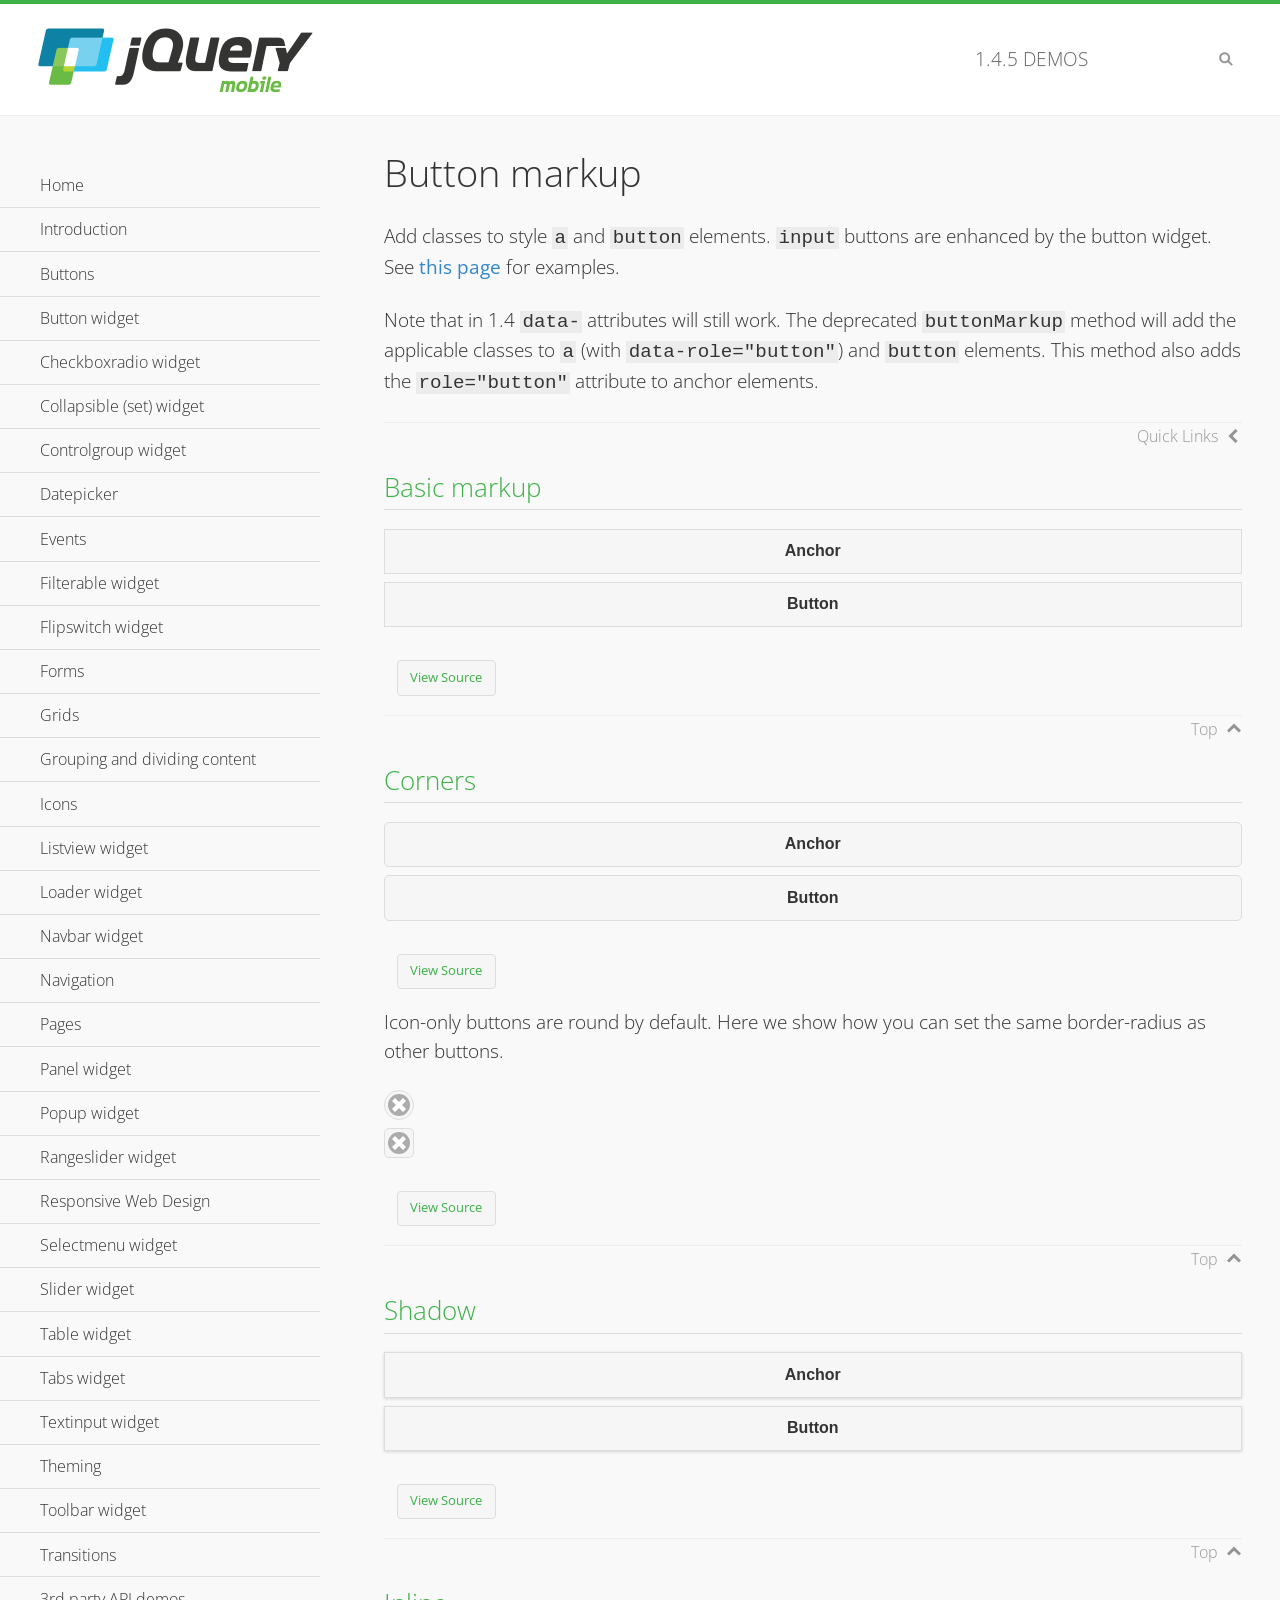
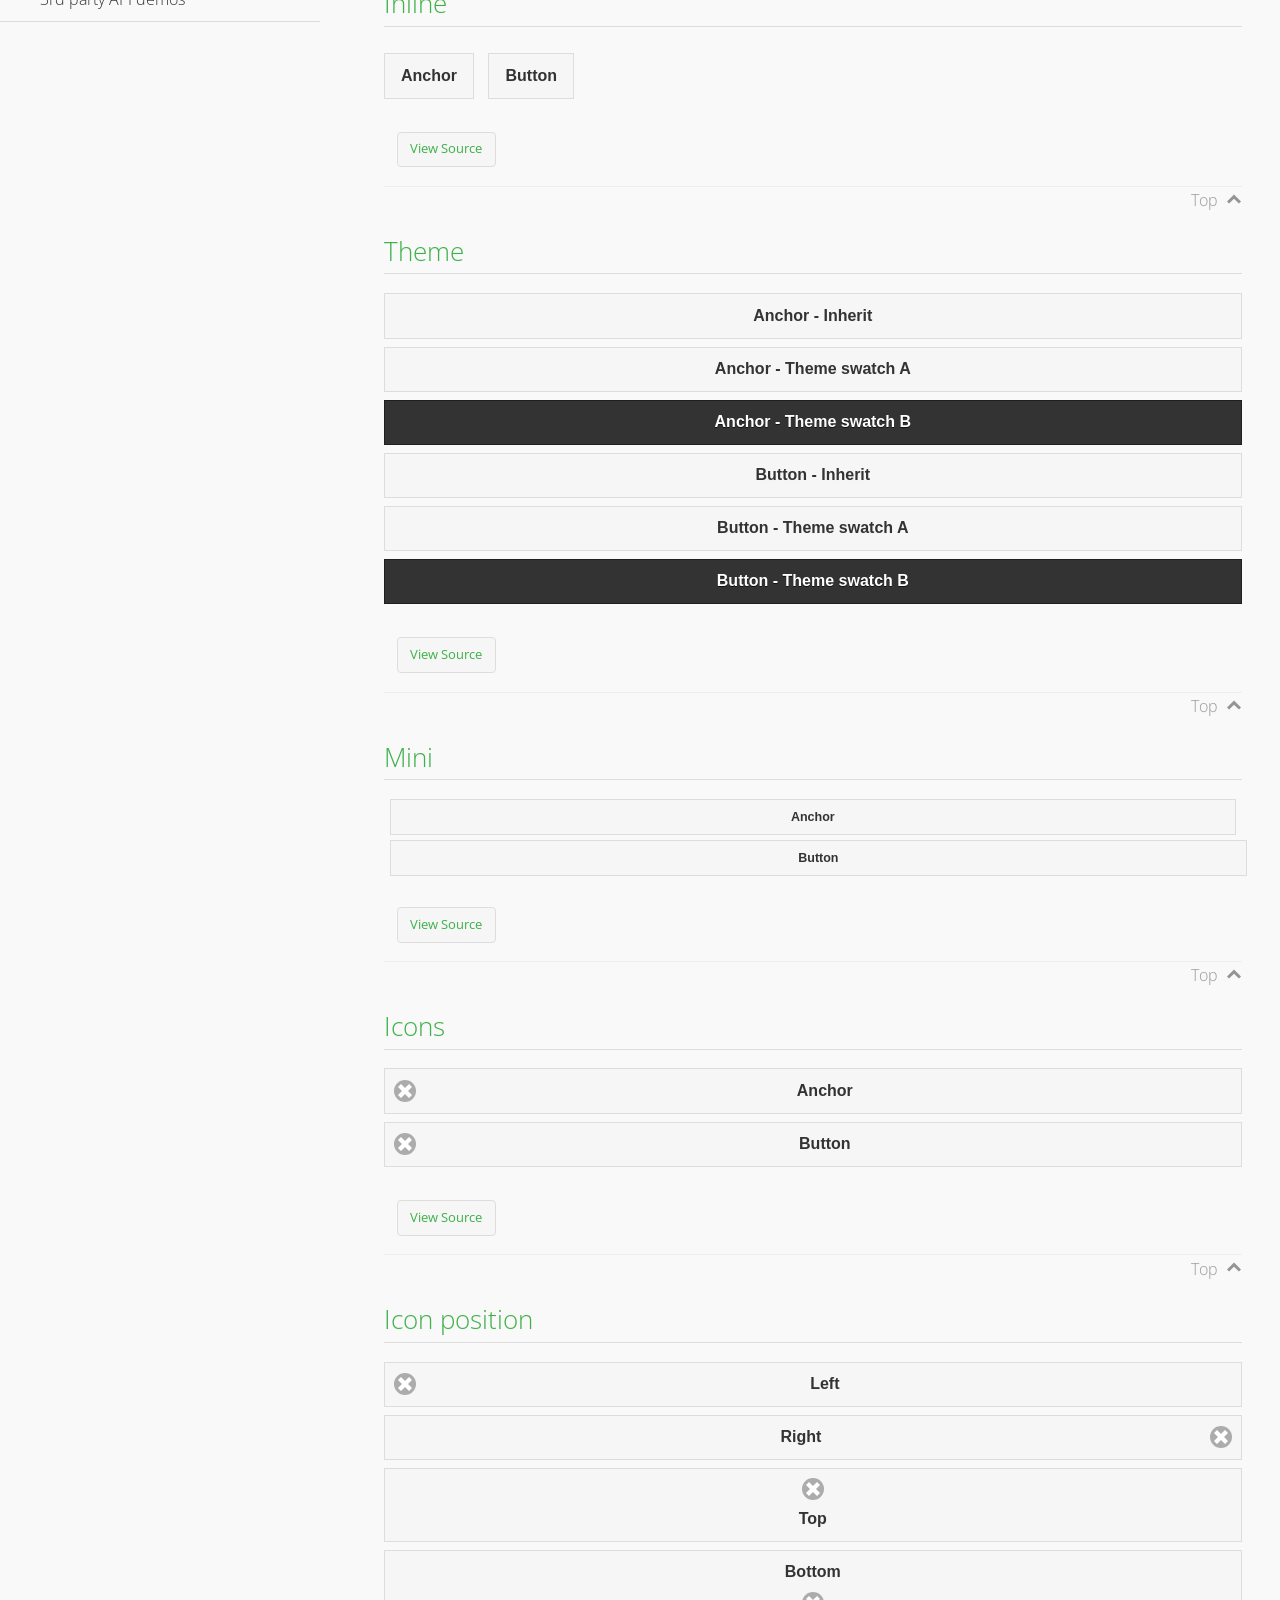
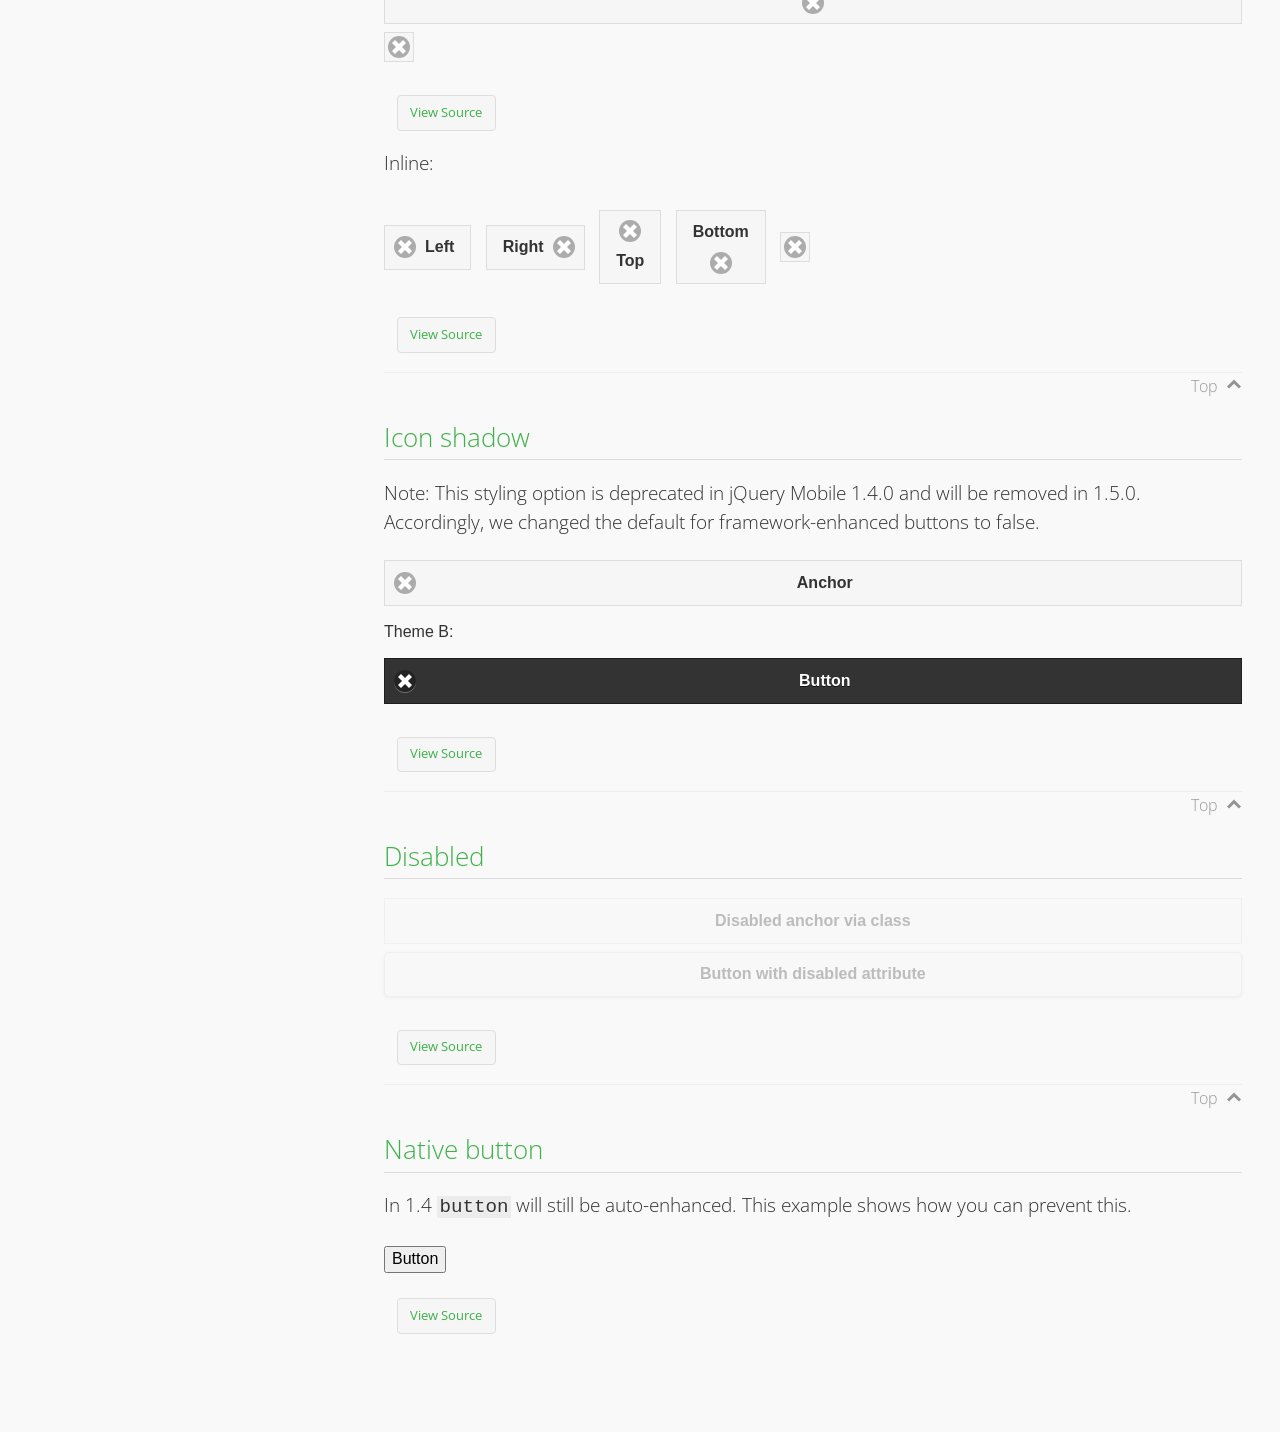
<file: _phonegap/www/js/libs/jquery-mobile/demos/button-markup/index.html>
<!DOCTYPE html>
<html>
<head>
	<meta charset="utf-8">
	<meta name="viewport" content="width=device-width, initial-scale=1">
	<title>Button markup - jQuery Mobile Demos</title>
	<link rel="shortcut icon" href="../favicon.ico">
    <link rel="stylesheet" href="http://fonts.googleapis.com/css?family=Open+Sans:300,400,700">
	<link rel="stylesheet" href="../css/themes/default/jquery.mobile-1.4.5.min.css">
	<link rel="stylesheet" href="../_assets/css/jqm-demos.css">
	<script src="../js/jquery.js"></script>
	<script src="../_assets/js/index.js"></script>
	<script src="../js/jquery.mobile-1.4.5.min.js"></script>
	<style>
		#custom-border-radius .ui-btn-icon-notext.ui-corner-all {
			-webkit-border-radius: .3125em;
			border-radius: .3125em;
		}
	</style>
</head>
<body>
<div data-role="page" class="jqm-demos" data-quicklinks="true">

	<div data-role="header" class="jqm-header">
		<h2><a href="../" title="jQuery Mobile Demos home"><img src="../_assets/img/jquery-logo.png" alt="jQuery Mobile"></a></h2>
		<p><span class="jqm-version"></span> Demos</p>
		<a href="#" class="jqm-navmenu-link ui-btn ui-btn-icon-notext ui-corner-all ui-icon-bars ui-nodisc-icon ui-alt-icon ui-btn-left">Menu</a>
		<a href="#" class="jqm-search-link ui-btn ui-btn-icon-notext ui-corner-all ui-icon-search ui-nodisc-icon ui-alt-icon ui-btn-right">Search</a>
	</div><!-- /header -->

	<div role="main" class="ui-content jqm-content">

		<h1>Button markup</h1>

		<p>Add classes to style <code>a</code> and <code>button</code> elements. <code>input</code> buttons are enhanced by the button widget. See <a href="../button/" data-ajax="false">this page</a> for examples.</p>

		<p>Note that in 1.4 <code>data-</code> attributes will still work. The deprecated <code>buttonMarkup</code> method will add the applicable classes to <code>a</code> (with <code>data-role="button"</code>) and <code>button</code> elements. This method also adds the <code>role="button"</code> attribute to anchor elements.</p>

		<h2>Basic markup</h2>

		<div data-demo-html="true">
			<a href="#" class="ui-btn">Anchor</a>
			<button class="ui-btn">Button</button>
		</div><!--/demo-html -->

		<h2>Corners</h2>

		<div data-demo-html="true">
			<a href="#" class="ui-btn ui-corner-all">Anchor</a>
			<button class="ui-btn ui-corner-all">Button</button>
		</div><!--/demo-html -->

		<p>Icon-only buttons are round by default. Here we show how you can set the same border-radius as other buttons.</p>

		<div data-demo-html="true" data-demo-css="true">
			<a href="#" class="ui-btn ui-icon-delete ui-btn-icon-notext ui-corner-all">No text</a>
			<div id="custom-border-radius">
				<a href="#" class="ui-btn ui-icon-delete ui-btn-icon-notext ui-corner-all">No text</a>
			</div>
		</div><!--/demo-html -->

		<h2>Shadow</h2>

		<div data-demo-html="true">
			<a href="#" class="ui-btn ui-shadow">Anchor</a>
			<button class="ui-btn ui-shadow">Button</button>
		</div><!--/demo-html -->

		<h2>Inline</h2>

		<div data-demo-html="true">
			<a href="#" class="ui-btn ui-btn-inline">Anchor</a>
			<button class="ui-btn ui-btn-inline">Button</button>
		</div><!--/demo-html -->

		<h2>Theme</h2>

		<div data-demo-html="true">
			<a href="#" class="ui-btn">Anchor - Inherit</a>
			<a href="#" class="ui-btn ui-btn-a">Anchor - Theme swatch A</a>
			<a href="#" class="ui-btn ui-btn-b">Anchor - Theme swatch B</a>
			<button class="ui-btn">Button - Inherit</button>
			<button class="ui-btn ui-btn-a">Button - Theme swatch A</button>
			<button class="ui-btn ui-btn-b">Button - Theme swatch B</button>
		</div><!--/demo-html -->

		<h2>Mini</h2>

		<div data-demo-html="true">
			<a href="#" class="ui-btn ui-mini">Anchor</a>
			<button class="ui-btn ui-mini">Button</button>
		</div><!--/demo-html -->

		<h2>Icons</h2>

		<div data-demo-html="true">
			<a href="#" class="ui-btn ui-icon-delete ui-btn-icon-left">Anchor</a>
			<button class="ui-btn ui-icon-delete ui-btn-icon-left">Button</button>
		</div><!--/demo-html -->

		<h2>Icon position</h2>

		<div data-demo-html="true">
			<a href="#" class="ui-btn ui-icon-delete ui-btn-icon-left">Left</a>
			<a href="#" class="ui-btn ui-icon-delete ui-btn-icon-right">Right</a>
			<a href="#" class="ui-btn ui-icon-delete ui-btn-icon-top">Top</a>
			<a href="#" class="ui-btn ui-icon-delete ui-btn-icon-bottom">Bottom</a>
			<a href="#" class="ui-btn ui-icon-delete ui-btn-icon-notext">Icon only</a>
		</div><!--/demo-html -->

		<p>Inline:</p>

		<div data-demo-html="true">
			<a href="#" class="ui-btn ui-btn-inline ui-icon-delete ui-btn-icon-left">Left</a>
			<a href="#" class="ui-btn ui-btn-inline ui-icon-delete ui-btn-icon-right">Right</a>
			<a href="#" class="ui-btn ui-btn-inline ui-icon-delete ui-btn-icon-top">Top</a>
			<a href="#" class="ui-btn ui-btn-inline ui-icon-delete ui-btn-icon-bottom">Bottom</a>
			<a href="#" class="ui-btn ui-btn-inline ui-icon-delete ui-btn-icon-notext">Icon only</a>
		</div><!--/demo-html -->

		<h2>Icon shadow</h2>
		<p>Note: This styling option is deprecated in jQuery Mobile 1.4.0 and will be removed in 1.5.0. Accordingly, we changed the default for framework-enhanced buttons to false.</p>

		<div data-demo-html="true">
			<a href="#" class="ui-btn ui-icon-delete ui-btn-icon-left ui-shadow-icon">Anchor</a>
			<p>Theme B:</p>
			<button class="ui-btn ui-icon-delete ui-btn-icon-left ui-shadow-icon ui-btn-b">Button</button>
		</div><!--/demo-html -->

		<h2>Disabled</h2>

		<div data-demo-html="true">
			<a href="#" class="ui-btn ui-state-disabled">Disabled anchor via class</a>
			<button disabled>Button with disabled attribute</button>
		</div><!--/demo-html -->

		<h2>Native button</h2>
		<!-- TODO: Remove this demo in 1.5 -->
		<p>In 1.4 <code>button</code> will still be auto-enhanced. This example shows how you can prevent this.</p>

		<div data-demo-html="true">
			<button data-role="none">Button</button>
		</div><!--/demo-html -->

	</div><!-- /content -->
	    <div data-role="panel" class="jqm-navmenu-panel" data-position="left" data-display="overlay" data-theme="a">
	    	<ul class="jqm-list ui-alt-icon ui-nodisc-icon">
<li data-filtertext="demos homepage" data-icon="home"><a href=".././">Home</a></li>
<li data-filtertext="introduction overview getting started"><a href="../intro/" data-ajax="false">Introduction</a></li>
<li data-filtertext="buttons button markup buttonmarkup method anchor link button element"><a href="../button-markup/" data-ajax="false">Buttons</a></li>
<li data-filtertext="form button widget input button submit reset"><a href="../button/" data-ajax="false">Button widget</a></li>
<li data-role="collapsible" data-enhanced="true" data-collapsed-icon="carat-d" data-expanded-icon="carat-u" data-iconpos="right" data-inset="false" class="ui-collapsible ui-collapsible-themed-content ui-collapsible-collapsed">
	<h3 class="ui-collapsible-heading ui-collapsible-heading-collapsed">
		<a href="#" class="ui-collapsible-heading-toggle ui-btn ui-btn-icon-right ui-btn-inherit ui-icon-carat-d">
		    Checkboxradio widget<span class="ui-collapsible-heading-status"> click to expand contents</span>
		</a>
	</h3>
	<div class="ui-collapsible-content ui-body-inherit ui-collapsible-content-collapsed" aria-hidden="true">
		<ul>
			<li data-filtertext="form checkboxradio widget checkbox input checkboxes controlgroups"><a href="../checkboxradio-checkbox/" data-ajax="false">Checkboxes</a></li>
			<li data-filtertext="form checkboxradio widget radio input radio buttons controlgroups"><a href="../checkboxradio-radio/" data-ajax="false">Radio buttons</a></li>
		</ul>
	</div>
</li>
<li data-role="collapsible" data-enhanced="true" data-collapsed-icon="carat-d" data-expanded-icon="carat-u" data-iconpos="right" data-inset="false" class="ui-collapsible ui-collapsible-themed-content ui-collapsible-collapsed">
	<h3 class="ui-collapsible-heading ui-collapsible-heading-collapsed">
		<a href="#" class="ui-collapsible-heading-toggle ui-btn ui-btn-icon-right ui-btn-inherit ui-icon-carat-d">
			Collapsible (set) widget<span class="ui-collapsible-heading-status"> click to expand contents</span>
		</a>
	</h3>
	<div class="ui-collapsible-content ui-body-inherit ui-collapsible-content-collapsed" aria-hidden="true">
		<ul>
			<li data-filtertext="collapsibles content formatting"><a href="../collapsible/" data-ajax="false">Collapsible</a></li>
			<li data-filtertext="dynamic collapsible set accordion append expand"><a href="../collapsible-dynamic/" data-ajax="false">Dynamic collapsibles</a></li>
			<li data-filtertext="accordions collapsible set widget content formatting grouped collapsibles"><a href="../collapsibleset/" data-ajax="false">Collapsible set</a></li>
		</ul>
	</div>
</li>
<li data-role="collapsible" data-enhanced="true" data-collapsed-icon="carat-d" data-expanded-icon="carat-u" data-iconpos="right" data-inset="false" class="ui-collapsible ui-collapsible-themed-content ui-collapsible-collapsed">
	<h3 class="ui-collapsible-heading ui-collapsible-heading-collapsed">
		<a href="#" class="ui-collapsible-heading-toggle ui-btn ui-btn-icon-right ui-btn-inherit ui-icon-carat-d">
			Controlgroup widget<span class="ui-collapsible-heading-status"> click to expand contents</span>
		</a>
	</h3>
	<div class="ui-collapsible-content ui-body-inherit ui-collapsible-content-collapsed" aria-hidden="true">
		<ul>
			<li data-filtertext="controlgroups selectmenu checkboxradio input grouped buttons horizontal vertical"><a href="../controlgroup/" data-ajax="false">Controlgroup</a></li>
			<li data-filtertext="dynamic controlgroup dynamically add buttons"><a href="../controlgroup-dynamic/" data-ajax="false">Dynamic controlgroups</a></li>
		</ul>
	</div>
</li>
<li data-filtertext="form datepicker widget date input"><a href="../datepicker/" data-ajax="false">Datepicker</a></li>
<li data-role="collapsible" data-enhanced="true" data-collapsed-icon="carat-d" data-expanded-icon="carat-u" data-iconpos="right" data-inset="false" class="ui-collapsible ui-collapsible-themed-content ui-collapsible-collapsed">
	<h3 class="ui-collapsible-heading ui-collapsible-heading-collapsed">
		<a href="#" class="ui-collapsible-heading-toggle ui-btn ui-btn-icon-right ui-btn-inherit ui-icon-carat-d">
			Events<span class="ui-collapsible-heading-status"> click to expand contents</span>
		</a>
	</h3>
	<div class="ui-collapsible-content ui-body-inherit ui-collapsible-content-collapsed" aria-hidden="true">
		<ul>
			<li data-filtertext="swipe to delete list items listviews swipe events"><a href="../swipe-list/" data-ajax="false">Swipe list items</a></li>
			<li data-filtertext="swipe to navigate swipe page navigation swipe events"><a href="../swipe-page/" data-ajax="false">Swipe page navigation</a></li>
		</ul>
	</div>
</li>
<li data-filtertext="filterable filter elements sorting searching listview table"><a href="../filterable/" data-ajax="false">Filterable widget</a></li>
<li data-filtertext="form flipswitch widget flip toggle switch binary select checkbox input"><a href="../flipswitch/" data-ajax="false">Flipswitch widget</a></li>
<li data-role="collapsible" data-enhanced="true" data-collapsed-icon="carat-d" data-expanded-icon="carat-u" data-iconpos="right" data-inset="false" class="ui-collapsible ui-collapsible-themed-content ui-collapsible-collapsed">
	<h3 class="ui-collapsible-heading ui-collapsible-heading-collapsed">
		<a href="#" class="ui-collapsible-heading-toggle ui-btn ui-btn-icon-right ui-btn-inherit ui-icon-carat-d">
			Forms<span class="ui-collapsible-heading-status"> click to expand contents</span>
		</a>
	</h3>
	<div class="ui-collapsible-content ui-body-inherit ui-collapsible-content-collapsed" aria-hidden="true">
		<ul>
			<li data-filtertext="forms text checkbox radio range button submit reset inputs selects textarea slider flipswitch label form elements"><a href="../forms/" data-ajax="false">Forms</a></li>
			<li data-filtertext="form hide labels hidden accessible ui-hidden-accessible forms"><a href="../forms-label-hidden-accessible/" data-ajax="false">Hide labels</a></li>
			<li data-filtertext="form field containers fieldcontain ui-field-contain forms"><a href="../forms-field-contain/" data-ajax="false">Field containers</a></li>
			<li data-filtertext="forms disabled form elements"><a href="../forms-disabled/" data-ajax="false">Forms disabled</a></li>
			<li data-filtertext="forms gallery examples overview forms text checkbox radio range button submit reset inputs selects textarea slider flipswitch label form elements"><a href="../forms-gallery/" data-ajax="false">Forms gallery</a></li>
		</ul>
	</div>
</li>
<li data-role="collapsible" data-enhanced="true" data-collapsed-icon="carat-d" data-expanded-icon="carat-u" data-iconpos="right" data-inset="false" class="ui-collapsible ui-collapsible-themed-content ui-collapsible-collapsed">
	<h3 class="ui-collapsible-heading ui-collapsible-heading-collapsed">
		<a href="#" class="ui-collapsible-heading-toggle ui-btn ui-btn-icon-right ui-btn-inherit ui-icon-carat-d">
			Grids<span class="ui-collapsible-heading-status"> click to expand contents</span>
		</a>
	</h3>
	<div class="ui-collapsible-content ui-body-inherit ui-collapsible-content-collapsed" aria-hidden="true">
		<ul>
			<li data-filtertext="grids columns blocks content formatting rwd responsive css framework"><a href="../grids/" data-ajax="false">Grids</a></li>
			<li data-filtertext="buttons in grids css framework"><a href="../grids-buttons/" data-ajax="false">Buttons in grids</a></li>
			<li data-filtertext="custom responsive grids rwd css framework"><a href="../grids-custom-responsive/" data-ajax="false">Custom responsive grids</a></li>
		</ul>
	</div>
</li>
<li data-filtertext="blocks content formatting sections heading"><a href="../body-bar-classes/" data-ajax="false">Grouping and dividing content</a></li>
<li data-role="collapsible" data-enhanced="true" data-collapsed-icon="carat-d" data-expanded-icon="carat-u" data-iconpos="right" data-inset="false" class="ui-collapsible ui-collapsible-themed-content ui-collapsible-collapsed">
	<h3 class="ui-collapsible-heading ui-collapsible-heading-collapsed">
		<a href="#" class="ui-collapsible-heading-toggle ui-btn ui-btn-icon-right ui-btn-inherit ui-icon-carat-d">
			Icons<span class="ui-collapsible-heading-status"> click to expand contents</span>
		</a>
	</h3>
	<div class="ui-collapsible-content ui-body-inherit ui-collapsible-content-collapsed" aria-hidden="true">
		<ul>
			<li data-filtertext="button icons svg disc alt custom icon position"><a href="../icons/" data-ajax="false">Icons</a></li>
			<li data-filtertext=""><a href="../icons-grunticon/" data-ajax="false">Grunticon loader</a></li>
		</ul>
	</div>
</li>
<li data-role="collapsible" data-enhanced="true" data-collapsed-icon="carat-d" data-expanded-icon="carat-u" data-iconpos="right" data-inset="false" class="ui-collapsible ui-collapsible-themed-content ui-collapsible-collapsed">
	<h3 class="ui-collapsible-heading ui-collapsible-heading-collapsed">
		<a href="#" class="ui-collapsible-heading-toggle ui-btn ui-btn-icon-right ui-btn-inherit ui-icon-carat-d">
			Listview widget<span class="ui-collapsible-heading-status"> click to expand contents</span>
		</a>
	</h3>
	<div class="ui-collapsible-content ui-body-inherit ui-collapsible-content-collapsed" aria-hidden="true">
		<ul>
			<li data-filtertext="listview widget thumbnails icons nested split button collapsible ul ol"><a href="../listview/" data-ajax="false">Listview</a></li>
			<li data-filtertext="autocomplete filterable reveal listview filtertextbeforefilter placeholder"><a href="../listview-autocomplete/" data-ajax="false">Listview autocomplete</a></li>
			<li data-filtertext="autocomplete filterable reveal listview remote data filtertextbeforefilter placeholder"><a href="../listview-autocomplete-remote/" data-ajax="false">Listview autocomplete remote data</a></li>
			<li data-filtertext="autodividers anchor jump scroll linkbars listview lists ul ol"><a href="../listview-autodividers-linkbar/" data-ajax="false">Listview autodividers linkbar</a></li>
			<li data-filtertext="listview autodividers selector autodividersselector lists ul ol"><a href="../listview-autodividers-selector/" data-ajax="false">Listview autodividers selector</a></li>
			<li data-filtertext="listview nested list items"><a href="../listview-nested-lists/" data-ajax="false">Nested Listviews</a></li>
			<li data-filtertext="listview collapsible list items flat"><a href="../listview-collapsible-item-flat/" data-ajax="false">Listview collapsible list items (flat)</a></li>
			<li data-filtertext="listview collapsible list indented"><a href="../listview-collapsible-item-indented/" data-ajax="false">Listview collapsible list items (indented)</a></li>
			<li data-filtertext="grid listview responsive grids responsive listviews lists ul"><a href="../listview-grid/" data-ajax="false">Listview responsive grid</a></li>
		</ul>
	</div>
</li>
<li data-filtertext="loader widget page loading navigation overlay spinner"><a href="../loader/" data-ajax="false">Loader widget</a></li>
<li data-filtertext="navbar widget navmenu toolbars header footer"><a href="../navbar/" data-ajax="false">Navbar widget</a></li>
<li data-role="collapsible" data-enhanced="true" data-collapsed-icon="carat-d" data-expanded-icon="carat-u" data-iconpos="right" data-inset="false" class="ui-collapsible ui-collapsible-themed-content ui-collapsible-collapsed">
	<h3 class="ui-collapsible-heading ui-collapsible-heading-collapsed">
		<a href="#" class="ui-collapsible-heading-toggle ui-btn ui-btn-icon-right ui-btn-inherit ui-icon-carat-d">
			Navigation<span class="ui-collapsible-heading-status"> click to expand contents</span>
		</a>
	</h3>
	<div class="ui-collapsible-content ui-body-inherit ui-collapsible-content-collapsed" aria-hidden="true">
		<ul>
			<li data-filtertext="ajax navigation navigate widget history event method"><a href="../navigation/" data-ajax="false">Navigation</a></li>
			<li data-filtertext="linking pages page links navigation ajax prefetch cache"><a href="../navigation-linking-pages/" data-ajax="false">Linking pages</a></li>
			<!-- <li data-filtertext="php redirect server redirection server-side navigation"><a href="../navigation-php-redirect/" data-ajax="false">PHP redirect demo</a></li>-->
			<li data-filtertext="navigation redirection hash query"><a href="../navigation-hash-processing/" data-ajax="false">Hash processing demo</a></li>
			<li data-filtertext="navigation redirection hash query"><a href="../page-events/" data-ajax="false">Page Navigation Events</a></li>
		</ul>
	</div>
</li>
<li data-role="collapsible" data-enhanced="true" data-collapsed-icon="carat-d" data-expanded-icon="carat-u" data-iconpos="right" data-inset="false" class="ui-collapsible ui-collapsible-themed-content ui-collapsible-collapsed">
	<h3 class="ui-collapsible-heading ui-collapsible-heading-collapsed">
		<a href="#" class="ui-collapsible-heading-toggle ui-btn ui-btn-icon-right ui-btn-inherit ui-icon-carat-d">
			Pages<span class="ui-collapsible-heading-status"> click to expand contents</span>
		</a>
	</h3>
	<div class="ui-collapsible-content ui-body-inherit ui-collapsible-content-collapsed" aria-hidden="true">
		<ul>
			<li data-filtertext="pages page widget ajax navigation"><a href="../pages/" data-ajax="false">Pages</a></li>
			<li data-filtertext="single page"><a href="../pages-single-page/" data-ajax="false">Single page</a></li>
			<li data-filtertext="multipage multi-page page"><a href="../pages-multi-page/" data-ajax="false">Multi-page template</a></li>
			<li data-filtertext="dialog page widget modal popup"><a href="../pages-dialog/" data-ajax="false">Dialog page</a></li>
		</ul>
	</div>
</li>
<li data-role="collapsible" data-enhanced="true" data-collapsed-icon="carat-d" data-expanded-icon="carat-u" data-iconpos="right" data-inset="false" class="ui-collapsible ui-collapsible-themed-content ui-collapsible-collapsed">
	<h3 class="ui-collapsible-heading ui-collapsible-heading-collapsed">
		<a href="#" class="ui-collapsible-heading-toggle ui-btn ui-btn-icon-right ui-btn-inherit ui-icon-carat-d">
			Panel widget<span class="ui-collapsible-heading-status"> click to expand contents</span>
		</a>
	</h3>
	<div class="ui-collapsible-content ui-body-inherit ui-collapsible-content-collapsed" aria-hidden="true">
		<ul>
			<li data-filtertext="panel widget sliding panels reveal push overlay responsive"><a href="../panel/" data-ajax="false">Panel</a></li>
			<li data-filtertext=""><a href="../panel-external/" data-ajax="false">External panels</a></li>
			<li data-filtertext="panel "><a href="../panel-fixed/" data-ajax="false">Fixed panels</a></li>
			<li data-filtertext="panel slide panels sliding panels shadow rwd responsive breakpoint"><a href="../panel-responsive/" data-ajax="false">Panels responsive</a></li>
			<li data-filtertext="panel custom style custom panel width reveal shadow listview panel styling page background wrapper"><a href="../panel-styling/" data-ajax="false">Custom panel style</a></li>
			<li data-filtertext="panel open on swipe"><a href="../panel-swipe-open/" data-ajax="false">Panel open on swipe</a></li>
			<li data-filtertext="panels outside page internal external toolbars"><a href="../panel-external-internal/" data-ajax="false">Panel external and internal</a></li>
		</ul>
	</div>
</li>
<li data-role="collapsible" data-enhanced="true" data-collapsed-icon="carat-d" data-expanded-icon="carat-u" data-iconpos="right" data-inset="false" class="ui-collapsible ui-collapsible-themed-content ui-collapsible-collapsed">
	<h3 class="ui-collapsible-heading ui-collapsible-heading-collapsed">
		<a href="#" class="ui-collapsible-heading-toggle ui-btn ui-btn-icon-right ui-btn-inherit ui-icon-carat-d">
			Popup widget<span class="ui-collapsible-heading-status"> click to expand contents</span>
		</a>
	</h3>
	<div class="ui-collapsible-content ui-body-inherit ui-collapsible-content-collapsed" aria-hidden="true">
		<ul>
			<li data-filtertext="popup widget popups dialog modal transition tooltip lightbox form overlay screen flip pop fade transition"><a href="../popup/" data-ajax="false">Popup</a></li>
			<li data-filtertext="popup alignment position"><a href="../popup-alignment/" data-ajax="false">Popup alignment</a></li>
			<li data-filtertext="popup arrow size popups popover"><a href="../popup-arrow-size/" data-ajax="false">Popup arrow size</a></li>
			<li data-filtertext="dynamic popups popup images lightbox"><a href="../popup-dynamic/" data-ajax="false">Dynamic popups</a></li>
			<li data-filtertext="popups with iframes scaling"><a href="../popup-iframe/" data-ajax="false">Popups with iframes</a></li>
			<li data-filtertext="popup image scaling"><a href="../popup-image-scaling/" data-ajax="false">Popup image scaling</a></li>
			<li data-filtertext="external popup outside multi-page"><a href="../popup-outside-multipage/" data-ajax="false">Popup outside multi-page</a></li>
		</ul>
	</div>
</li>
<li data-filtertext="form rangeslider widget dual sliders dual handle sliders range input"><a href="../rangeslider/" data-ajax="false">Rangeslider widget</a></li>
<li data-filtertext="responsive web design rwd adaptive progressive enhancement PE accessible mobile breakpoints media query media queries"><a href="../rwd/" data-ajax="false">Responsive Web Design</a></li>
<li data-role="collapsible" data-enhanced="true" data-collapsed-icon="carat-d" data-expanded-icon="carat-u" data-iconpos="right" data-inset="false" class="ui-collapsible ui-collapsible-themed-content ui-collapsible-collapsed">
	<h3 class="ui-collapsible-heading ui-collapsible-heading-collapsed">
		<a href="#" class="ui-collapsible-heading-toggle ui-btn ui-btn-icon-right ui-btn-inherit ui-icon-carat-d">
			Selectmenu widget<span class="ui-collapsible-heading-status"> click to expand contents</span>
		</a>
	</h3>
	<div class="ui-collapsible-content ui-body-inherit ui-collapsible-content-collapsed" aria-hidden="true">
		<ul>
			<li data-filtertext="form selectmenu widget select input custom select menu selects"><a href="../selectmenu/" data-ajax="false">Selectmenu</a></li>
			<li data-filtertext="form custom select menu selectmenu widget custom menu option optgroup multiple selects"><a href="../selectmenu-custom/" data-ajax="false">Custom select menu</a></li>
			<li data-filtertext="filterable select filter popup dialog"><a href="../selectmenu-custom-filter/" data-ajax="false">Custom select menu with filter</a></li>
		</ul>
	</div>
</li>
<li data-role="collapsible" data-enhanced="true" data-collapsed-icon="carat-d" data-expanded-icon="carat-u" data-iconpos="right" data-inset="false" class="ui-collapsible ui-collapsible-themed-content ui-collapsible-collapsed">
	<h3 class="ui-collapsible-heading ui-collapsible-heading-collapsed">
		<a href="#" class="ui-collapsible-heading-toggle ui-btn ui-btn-icon-right ui-btn-inherit ui-icon-carat-d">
			Slider widget<span class="ui-collapsible-heading-status"> click to expand contents</span>
		</a>
	</h3>
	<div class="ui-collapsible-content ui-body-inherit ui-collapsible-content-collapsed" aria-hidden="true">
		<ul>
			<li data-filtertext="form slider widget range input single sliders"><a href="../slider/" data-ajax="false">Slider</a></li>
			<li data-filtertext="form slider widget flipswitch slider binary select flip toggle switch"><a href="../slider-flipswitch/" data-ajax="false">Slider flip toggle switch</a></li>
			<li data-filtertext="form slider tooltip handle value input range sliders"><a href="../slider-tooltip/" data-ajax="false">Slider tooltip</a></li>
		</ul>
	</div>
</li>
<li data-role="collapsible" data-enhanced="true" data-collapsed-icon="carat-d" data-expanded-icon="carat-u" data-iconpos="right" data-inset="false" class="ui-collapsible ui-collapsible-themed-content ui-collapsible-collapsed">
	<h3 class="ui-collapsible-heading ui-collapsible-heading-collapsed">
		<a href="#" class="ui-collapsible-heading-toggle ui-btn ui-btn-icon-right ui-btn-inherit ui-icon-carat-d">
			Table widget<span class="ui-collapsible-heading-status"> click to expand contents</span>
		</a>
	</h3>
	<div class="ui-collapsible-content ui-body-inherit ui-collapsible-content-collapsed" aria-hidden="true">
		<ul>
			<li data-filtertext="table widget reflow column toggle th td responsive tables rwd hide show tabular"><a href="../table-column-toggle/" data-ajax="false">Table Column Toggle</a></li>
			<li data-filtertext="table column toggle phone comparison demo"><a href="../table-column-toggle-example/" data-ajax="false">Table Column Toggle demo</a></li>
			<li data-filtertext="responsive tables table column toggle heading groups rwd breakpoint"><a href="../table-column-toggle-heading-groups/" data-ajax="false">Table Column Toggle heading groups</a></li>
			<li data-filtertext="responsive tables table column toggle hide rwd breakpoint customization options"><a href="../table-column-toggle-options/" data-ajax="false">Table Column Toggle options</a></li>
			<li data-filtertext="table reflow th td responsive rwd columns tabular"><a href="../table-reflow/" data-ajax="false">Table Reflow</a></li>
			<li data-filtertext="responsive tables table reflow heading groups rwd breakpoint"><a href="../table-reflow-heading-groups/" data-ajax="false">Table Reflow heading groups</a></li>
			<li data-filtertext="responsive tables table reflow stripes strokes table style"><a href="../table-reflow-stripes-strokes/" data-ajax="false">Table Reflow stripes and strokes</a></li>
			<li data-filtertext="responsive tables table reflow stack custom styles"><a href="../table-reflow-styling/" data-ajax="false">Table Reflow custom styles</a></li>
		</ul>
	</div>
</li>
<li data-filtertext="ui tabs widget"><a href="../tabs/" data-ajax="false">Tabs widget</a></li>
<li data-filtertext="form textinput widget text input textarea number date time tel email file color password"><a href="../textinput/" data-ajax="false">Textinput widget</a></li>
<li data-role="collapsible" data-enhanced="true" data-collapsed-icon="carat-d" data-expanded-icon="carat-u" data-iconpos="right" data-inset="false" class="ui-collapsible ui-collapsible-themed-content ui-collapsible-collapsed">
	<h3 class="ui-collapsible-heading ui-collapsible-heading-collapsed">
		<a href="#" class="ui-collapsible-heading-toggle ui-btn ui-btn-icon-right ui-btn-inherit ui-icon-carat-d">
			Theming<span class="ui-collapsible-heading-status"> click to expand contents</span>
		</a>
	</h3>
	<div class="ui-collapsible-content ui-body-inherit ui-collapsible-content-collapsed" aria-hidden="true">
		<ul>
			<li data-filtertext="default theme swatches theming style css"><a href="../theme-default/" data-ajax="false">Default theme</a></li>
			<li data-filtertext="classic theme old theme swatches theming style css"><a href="../theme-classic/" data-ajax="false">Classic theme</a></li>
		</ul>
	</div>
</li>
<li data-role="collapsible" data-enhanced="true" data-collapsed-icon="carat-d" data-expanded-icon="carat-u" data-iconpos="right" data-inset="false" class="ui-collapsible ui-collapsible-themed-content ui-collapsible-collapsed">
	<h3 class="ui-collapsible-heading ui-collapsible-heading-collapsed">
		<a href="#" class="ui-collapsible-heading-toggle ui-btn ui-btn-icon-right ui-btn-inherit ui-icon-carat-d">
			Toolbar widget<span class="ui-collapsible-heading-status"> click to expand contents</span>
		</a>
	</h3>
	<div class="ui-collapsible-content ui-body-inherit ui-collapsible-content-collapsed" aria-hidden="true">
		<ul>
			<li data-filtertext="toolbar widget header footer toolbars fixed fullscreen external sections"><a href="../toolbar/" data-ajax="false">Toolbar</a></li>
			<li data-filtertext="dynamic toolbars dynamically add toolbar header footer"><a href="../toolbar-dynamic/" data-ajax="false">Dynamic toolbars</a></li>
			<li data-filtertext="external toolbars header footer"><a href="../toolbar-external/" data-ajax="false">External toolbars</a></li>
			<li data-filtertext="fixed toolbars header footer"><a href="../toolbar-fixed/" data-ajax="false">Fixed toolbars</a></li>
			<li data-filtertext="fixed fullscreen toolbars header footer"><a href="../toolbar-fixed-fullscreen/" data-ajax="false">Fullscreen toolbars</a></li>
			<li data-filtertext="external fixed toolbars header footer"><a href="../toolbar-fixed-external/" data-ajax="false">Fixed external toolbars</a></li>
			<li data-filtertext="external persistent toolbars header footer navbar navmenu"><a href="../toolbar-fixed-persistent/" data-ajax="false">Persistent toolbars</a></li>
			<li data-filtertext="external ajax optimized toolbars persistent toolbars header footer navbar"><a href="../toolbar-fixed-persistent-optimized/" data-ajax="false">Ajax optimized toolbars</a></li>
			<li data-filtertext="form in toolbars header footer"><a href="../toolbar-fixed-forms/" data-ajax="false">Form in toolbar</a></li>
		</ul>
	</div>
</li>
<li data-filtertext="page transitions animated pages popup navigation flip slide fade pop"><a href="../transitions/" data-ajax="false">Transitions</a></li>
<li data-role="collapsible" data-enhanced="true" data-collapsed-icon="carat-d" data-expanded-icon="carat-u" data-iconpos="right" data-inset="false" class="ui-collapsible ui-collapsible-themed-content ui-collapsible-collapsed">
	<h3 class="ui-collapsible-heading ui-collapsible-heading-collapsed">
		<a href="#" class="ui-collapsible-heading-toggle ui-btn ui-btn-icon-right ui-btn-inherit ui-icon-carat-d">
			3rd party API demos<span class="ui-collapsible-heading-status"> click to expand contents</span>
		</a>
	</h3>
	<div class="ui-collapsible-content ui-body-inherit ui-collapsible-content-collapsed" aria-hidden="true">
		<ul>
			<li data-filtertext="backbone requirejs navigation router"><a href="../backbone-requirejs/" data-ajax="false">Backbone RequireJS</a></li>
			<li data-filtertext="google maps geolocation demo"><a href="../map-geolocation/" data-ajax="false">Google Maps geolocation</a></li>
			<li data-filtertext="google maps hybrid"><a href="../map-list-toggle/" data-ajax="false">Google Maps list toggle</a></li>
		</ul>
	</div>
</li>



		     </ul>
		</div><!-- /panel -->


	<div data-role="footer" data-position="fixed" data-tap-toggle="false" class="jqm-footer">
		<p>jQuery Mobile Demos version <span class="jqm-version"></span></p>
		<p>Copyright 2014 The jQuery Foundation</p>
	</div><!-- /footer -->
	<!-- TODO: This should become an external panel so we can add input to markup (unique ID) -->
    <div data-role="panel" class="jqm-search-panel" data-position="right" data-display="overlay" data-theme="a">
		<div class="jqm-search">
			<ul class="jqm-list" data-filter-placeholder="Search demos..." data-filter-reveal="true">
<li data-filtertext="demos homepage" data-icon="home"><a href=".././">Home</a></li>
<li data-filtertext="introduction overview getting started"><a href="../intro/" data-ajax="false">Introduction</a></li>
<li data-filtertext="buttons button markup buttonmarkup method anchor link button element"><a href="../button-markup/" data-ajax="false">Buttons</a></li>
<li data-filtertext="form button widget input button submit reset"><a href="../button/" data-ajax="false">Button widget</a></li>
<li data-role="collapsible" data-enhanced="true" data-collapsed-icon="carat-d" data-expanded-icon="carat-u" data-iconpos="right" data-inset="false" class="ui-collapsible ui-collapsible-themed-content ui-collapsible-collapsed">
	<h3 class="ui-collapsible-heading ui-collapsible-heading-collapsed">
		<a href="#" class="ui-collapsible-heading-toggle ui-btn ui-btn-icon-right ui-btn-inherit ui-icon-carat-d">
		    Checkboxradio widget<span class="ui-collapsible-heading-status"> click to expand contents</span>
		</a>
	</h3>
	<div class="ui-collapsible-content ui-body-inherit ui-collapsible-content-collapsed" aria-hidden="true">
		<ul>
			<li data-filtertext="form checkboxradio widget checkbox input checkboxes controlgroups"><a href="../checkboxradio-checkbox/" data-ajax="false">Checkboxes</a></li>
			<li data-filtertext="form checkboxradio widget radio input radio buttons controlgroups"><a href="../checkboxradio-radio/" data-ajax="false">Radio buttons</a></li>
		</ul>
	</div>
</li>
<li data-role="collapsible" data-enhanced="true" data-collapsed-icon="carat-d" data-expanded-icon="carat-u" data-iconpos="right" data-inset="false" class="ui-collapsible ui-collapsible-themed-content ui-collapsible-collapsed">
	<h3 class="ui-collapsible-heading ui-collapsible-heading-collapsed">
		<a href="#" class="ui-collapsible-heading-toggle ui-btn ui-btn-icon-right ui-btn-inherit ui-icon-carat-d">
			Collapsible (set) widget<span class="ui-collapsible-heading-status"> click to expand contents</span>
		</a>
	</h3>
	<div class="ui-collapsible-content ui-body-inherit ui-collapsible-content-collapsed" aria-hidden="true">
		<ul>
			<li data-filtertext="collapsibles content formatting"><a href="../collapsible/" data-ajax="false">Collapsible</a></li>
			<li data-filtertext="dynamic collapsible set accordion append expand"><a href="../collapsible-dynamic/" data-ajax="false">Dynamic collapsibles</a></li>
			<li data-filtertext="accordions collapsible set widget content formatting grouped collapsibles"><a href="../collapsibleset/" data-ajax="false">Collapsible set</a></li>
		</ul>
	</div>
</li>
<li data-role="collapsible" data-enhanced="true" data-collapsed-icon="carat-d" data-expanded-icon="carat-u" data-iconpos="right" data-inset="false" class="ui-collapsible ui-collapsible-themed-content ui-collapsible-collapsed">
	<h3 class="ui-collapsible-heading ui-collapsible-heading-collapsed">
		<a href="#" class="ui-collapsible-heading-toggle ui-btn ui-btn-icon-right ui-btn-inherit ui-icon-carat-d">
			Controlgroup widget<span class="ui-collapsible-heading-status"> click to expand contents</span>
		</a>
	</h3>
	<div class="ui-collapsible-content ui-body-inherit ui-collapsible-content-collapsed" aria-hidden="true">
		<ul>
			<li data-filtertext="controlgroups selectmenu checkboxradio input grouped buttons horizontal vertical"><a href="../controlgroup/" data-ajax="false">Controlgroup</a></li>
			<li data-filtertext="dynamic controlgroup dynamically add buttons"><a href="../controlgroup-dynamic/" data-ajax="false">Dynamic controlgroups</a></li>
		</ul>
	</div>
</li>
<li data-filtertext="form datepicker widget date input"><a href="../datepicker/" data-ajax="false">Datepicker</a></li>
<li data-role="collapsible" data-enhanced="true" data-collapsed-icon="carat-d" data-expanded-icon="carat-u" data-iconpos="right" data-inset="false" class="ui-collapsible ui-collapsible-themed-content ui-collapsible-collapsed">
	<h3 class="ui-collapsible-heading ui-collapsible-heading-collapsed">
		<a href="#" class="ui-collapsible-heading-toggle ui-btn ui-btn-icon-right ui-btn-inherit ui-icon-carat-d">
			Events<span class="ui-collapsible-heading-status"> click to expand contents</span>
		</a>
	</h3>
	<div class="ui-collapsible-content ui-body-inherit ui-collapsible-content-collapsed" aria-hidden="true">
		<ul>
			<li data-filtertext="swipe to delete list items listviews swipe events"><a href="../swipe-list/" data-ajax="false">Swipe list items</a></li>
			<li data-filtertext="swipe to navigate swipe page navigation swipe events"><a href="../swipe-page/" data-ajax="false">Swipe page navigation</a></li>
		</ul>
	</div>
</li>
<li data-filtertext="filterable filter elements sorting searching listview table"><a href="../filterable/" data-ajax="false">Filterable widget</a></li>
<li data-filtertext="form flipswitch widget flip toggle switch binary select checkbox input"><a href="../flipswitch/" data-ajax="false">Flipswitch widget</a></li>
<li data-role="collapsible" data-enhanced="true" data-collapsed-icon="carat-d" data-expanded-icon="carat-u" data-iconpos="right" data-inset="false" class="ui-collapsible ui-collapsible-themed-content ui-collapsible-collapsed">
	<h3 class="ui-collapsible-heading ui-collapsible-heading-collapsed">
		<a href="#" class="ui-collapsible-heading-toggle ui-btn ui-btn-icon-right ui-btn-inherit ui-icon-carat-d">
			Forms<span class="ui-collapsible-heading-status"> click to expand contents</span>
		</a>
	</h3>
	<div class="ui-collapsible-content ui-body-inherit ui-collapsible-content-collapsed" aria-hidden="true">
		<ul>
			<li data-filtertext="forms text checkbox radio range button submit reset inputs selects textarea slider flipswitch label form elements"><a href="../forms/" data-ajax="false">Forms</a></li>
			<li data-filtertext="form hide labels hidden accessible ui-hidden-accessible forms"><a href="../forms-label-hidden-accessible/" data-ajax="false">Hide labels</a></li>
			<li data-filtertext="form field containers fieldcontain ui-field-contain forms"><a href="../forms-field-contain/" data-ajax="false">Field containers</a></li>
			<li data-filtertext="forms disabled form elements"><a href="../forms-disabled/" data-ajax="false">Forms disabled</a></li>
			<li data-filtertext="forms gallery examples overview forms text checkbox radio range button submit reset inputs selects textarea slider flipswitch label form elements"><a href="../forms-gallery/" data-ajax="false">Forms gallery</a></li>
		</ul>
	</div>
</li>
<li data-role="collapsible" data-enhanced="true" data-collapsed-icon="carat-d" data-expanded-icon="carat-u" data-iconpos="right" data-inset="false" class="ui-collapsible ui-collapsible-themed-content ui-collapsible-collapsed">
	<h3 class="ui-collapsible-heading ui-collapsible-heading-collapsed">
		<a href="#" class="ui-collapsible-heading-toggle ui-btn ui-btn-icon-right ui-btn-inherit ui-icon-carat-d">
			Grids<span class="ui-collapsible-heading-status"> click to expand contents</span>
		</a>
	</h3>
	<div class="ui-collapsible-content ui-body-inherit ui-collapsible-content-collapsed" aria-hidden="true">
		<ul>
			<li data-filtertext="grids columns blocks content formatting rwd responsive css framework"><a href="../grids/" data-ajax="false">Grids</a></li>
			<li data-filtertext="buttons in grids css framework"><a href="../grids-buttons/" data-ajax="false">Buttons in grids</a></li>
			<li data-filtertext="custom responsive grids rwd css framework"><a href="../grids-custom-responsive/" data-ajax="false">Custom responsive grids</a></li>
		</ul>
	</div>
</li>
<li data-filtertext="blocks content formatting sections heading"><a href="../body-bar-classes/" data-ajax="false">Grouping and dividing content</a></li>
<li data-role="collapsible" data-enhanced="true" data-collapsed-icon="carat-d" data-expanded-icon="carat-u" data-iconpos="right" data-inset="false" class="ui-collapsible ui-collapsible-themed-content ui-collapsible-collapsed">
	<h3 class="ui-collapsible-heading ui-collapsible-heading-collapsed">
		<a href="#" class="ui-collapsible-heading-toggle ui-btn ui-btn-icon-right ui-btn-inherit ui-icon-carat-d">
			Icons<span class="ui-collapsible-heading-status"> click to expand contents</span>
		</a>
	</h3>
	<div class="ui-collapsible-content ui-body-inherit ui-collapsible-content-collapsed" aria-hidden="true">
		<ul>
			<li data-filtertext="button icons svg disc alt custom icon position"><a href="../icons/" data-ajax="false">Icons</a></li>
			<li data-filtertext=""><a href="../icons-grunticon/" data-ajax="false">Grunticon loader</a></li>
		</ul>
	</div>
</li>
<li data-role="collapsible" data-enhanced="true" data-collapsed-icon="carat-d" data-expanded-icon="carat-u" data-iconpos="right" data-inset="false" class="ui-collapsible ui-collapsible-themed-content ui-collapsible-collapsed">
	<h3 class="ui-collapsible-heading ui-collapsible-heading-collapsed">
		<a href="#" class="ui-collapsible-heading-toggle ui-btn ui-btn-icon-right ui-btn-inherit ui-icon-carat-d">
			Listview widget<span class="ui-collapsible-heading-status"> click to expand contents</span>
		</a>
	</h3>
	<div class="ui-collapsible-content ui-body-inherit ui-collapsible-content-collapsed" aria-hidden="true">
		<ul>
			<li data-filtertext="listview widget thumbnails icons nested split button collapsible ul ol"><a href="../listview/" data-ajax="false">Listview</a></li>
			<li data-filtertext="autocomplete filterable reveal listview filtertextbeforefilter placeholder"><a href="../listview-autocomplete/" data-ajax="false">Listview autocomplete</a></li>
			<li data-filtertext="autocomplete filterable reveal listview remote data filtertextbeforefilter placeholder"><a href="../listview-autocomplete-remote/" data-ajax="false">Listview autocomplete remote data</a></li>
			<li data-filtertext="autodividers anchor jump scroll linkbars listview lists ul ol"><a href="../listview-autodividers-linkbar/" data-ajax="false">Listview autodividers linkbar</a></li>
			<li data-filtertext="listview autodividers selector autodividersselector lists ul ol"><a href="../listview-autodividers-selector/" data-ajax="false">Listview autodividers selector</a></li>
			<li data-filtertext="listview nested list items"><a href="../listview-nested-lists/" data-ajax="false">Nested Listviews</a></li>
			<li data-filtertext="listview collapsible list items flat"><a href="../listview-collapsible-item-flat/" data-ajax="false">Listview collapsible list items (flat)</a></li>
			<li data-filtertext="listview collapsible list indented"><a href="../listview-collapsible-item-indented/" data-ajax="false">Listview collapsible list items (indented)</a></li>
			<li data-filtertext="grid listview responsive grids responsive listviews lists ul"><a href="../listview-grid/" data-ajax="false">Listview responsive grid</a></li>
		</ul>
	</div>
</li>
<li data-filtertext="loader widget page loading navigation overlay spinner"><a href="../loader/" data-ajax="false">Loader widget</a></li>
<li data-filtertext="navbar widget navmenu toolbars header footer"><a href="../navbar/" data-ajax="false">Navbar widget</a></li>
<li data-role="collapsible" data-enhanced="true" data-collapsed-icon="carat-d" data-expanded-icon="carat-u" data-iconpos="right" data-inset="false" class="ui-collapsible ui-collapsible-themed-content ui-collapsible-collapsed">
	<h3 class="ui-collapsible-heading ui-collapsible-heading-collapsed">
		<a href="#" class="ui-collapsible-heading-toggle ui-btn ui-btn-icon-right ui-btn-inherit ui-icon-carat-d">
			Navigation<span class="ui-collapsible-heading-status"> click to expand contents</span>
		</a>
	</h3>
	<div class="ui-collapsible-content ui-body-inherit ui-collapsible-content-collapsed" aria-hidden="true">
		<ul>
			<li data-filtertext="ajax navigation navigate widget history event method"><a href="../navigation/" data-ajax="false">Navigation</a></li>
			<li data-filtertext="linking pages page links navigation ajax prefetch cache"><a href="../navigation-linking-pages/" data-ajax="false">Linking pages</a></li>
			<!-- <li data-filtertext="php redirect server redirection server-side navigation"><a href="../navigation-php-redirect/" data-ajax="false">PHP redirect demo</a></li>-->
			<li data-filtertext="navigation redirection hash query"><a href="../navigation-hash-processing/" data-ajax="false">Hash processing demo</a></li>
			<li data-filtertext="navigation redirection hash query"><a href="../page-events/" data-ajax="false">Page Navigation Events</a></li>
		</ul>
	</div>
</li>
<li data-role="collapsible" data-enhanced="true" data-collapsed-icon="carat-d" data-expanded-icon="carat-u" data-iconpos="right" data-inset="false" class="ui-collapsible ui-collapsible-themed-content ui-collapsible-collapsed">
	<h3 class="ui-collapsible-heading ui-collapsible-heading-collapsed">
		<a href="#" class="ui-collapsible-heading-toggle ui-btn ui-btn-icon-right ui-btn-inherit ui-icon-carat-d">
			Pages<span class="ui-collapsible-heading-status"> click to expand contents</span>
		</a>
	</h3>
	<div class="ui-collapsible-content ui-body-inherit ui-collapsible-content-collapsed" aria-hidden="true">
		<ul>
			<li data-filtertext="pages page widget ajax navigation"><a href="../pages/" data-ajax="false">Pages</a></li>
			<li data-filtertext="single page"><a href="../pages-single-page/" data-ajax="false">Single page</a></li>
			<li data-filtertext="multipage multi-page page"><a href="../pages-multi-page/" data-ajax="false">Multi-page template</a></li>
			<li data-filtertext="dialog page widget modal popup"><a href="../pages-dialog/" data-ajax="false">Dialog page</a></li>
		</ul>
	</div>
</li>
<li data-role="collapsible" data-enhanced="true" data-collapsed-icon="carat-d" data-expanded-icon="carat-u" data-iconpos="right" data-inset="false" class="ui-collapsible ui-collapsible-themed-content ui-collapsible-collapsed">
	<h3 class="ui-collapsible-heading ui-collapsible-heading-collapsed">
		<a href="#" class="ui-collapsible-heading-toggle ui-btn ui-btn-icon-right ui-btn-inherit ui-icon-carat-d">
			Panel widget<span class="ui-collapsible-heading-status"> click to expand contents</span>
		</a>
	</h3>
	<div class="ui-collapsible-content ui-body-inherit ui-collapsible-content-collapsed" aria-hidden="true">
		<ul>
			<li data-filtertext="panel widget sliding panels reveal push overlay responsive"><a href="../panel/" data-ajax="false">Panel</a></li>
			<li data-filtertext=""><a href="../panel-external/" data-ajax="false">External panels</a></li>
			<li data-filtertext="panel "><a href="../panel-fixed/" data-ajax="false">Fixed panels</a></li>
			<li data-filtertext="panel slide panels sliding panels shadow rwd responsive breakpoint"><a href="../panel-responsive/" data-ajax="false">Panels responsive</a></li>
			<li data-filtertext="panel custom style custom panel width reveal shadow listview panel styling page background wrapper"><a href="../panel-styling/" data-ajax="false">Custom panel style</a></li>
			<li data-filtertext="panel open on swipe"><a href="../panel-swipe-open/" data-ajax="false">Panel open on swipe</a></li>
			<li data-filtertext="panels outside page internal external toolbars"><a href="../panel-external-internal/" data-ajax="false">Panel external and internal</a></li>
		</ul>
	</div>
</li>
<li data-role="collapsible" data-enhanced="true" data-collapsed-icon="carat-d" data-expanded-icon="carat-u" data-iconpos="right" data-inset="false" class="ui-collapsible ui-collapsible-themed-content ui-collapsible-collapsed">
	<h3 class="ui-collapsible-heading ui-collapsible-heading-collapsed">
		<a href="#" class="ui-collapsible-heading-toggle ui-btn ui-btn-icon-right ui-btn-inherit ui-icon-carat-d">
			Popup widget<span class="ui-collapsible-heading-status"> click to expand contents</span>
		</a>
	</h3>
	<div class="ui-collapsible-content ui-body-inherit ui-collapsible-content-collapsed" aria-hidden="true">
		<ul>
			<li data-filtertext="popup widget popups dialog modal transition tooltip lightbox form overlay screen flip pop fade transition"><a href="../popup/" data-ajax="false">Popup</a></li>
			<li data-filtertext="popup alignment position"><a href="../popup-alignment/" data-ajax="false">Popup alignment</a></li>
			<li data-filtertext="popup arrow size popups popover"><a href="../popup-arrow-size/" data-ajax="false">Popup arrow size</a></li>
			<li data-filtertext="dynamic popups popup images lightbox"><a href="../popup-dynamic/" data-ajax="false">Dynamic popups</a></li>
			<li data-filtertext="popups with iframes scaling"><a href="../popup-iframe/" data-ajax="false">Popups with iframes</a></li>
			<li data-filtertext="popup image scaling"><a href="../popup-image-scaling/" data-ajax="false">Popup image scaling</a></li>
			<li data-filtertext="external popup outside multi-page"><a href="../popup-outside-multipage/" data-ajax="false">Popup outside multi-page</a></li>
		</ul>
	</div>
</li>
<li data-filtertext="form rangeslider widget dual sliders dual handle sliders range input"><a href="../rangeslider/" data-ajax="false">Rangeslider widget</a></li>
<li data-filtertext="responsive web design rwd adaptive progressive enhancement PE accessible mobile breakpoints media query media queries"><a href="../rwd/" data-ajax="false">Responsive Web Design</a></li>
<li data-role="collapsible" data-enhanced="true" data-collapsed-icon="carat-d" data-expanded-icon="carat-u" data-iconpos="right" data-inset="false" class="ui-collapsible ui-collapsible-themed-content ui-collapsible-collapsed">
	<h3 class="ui-collapsible-heading ui-collapsible-heading-collapsed">
		<a href="#" class="ui-collapsible-heading-toggle ui-btn ui-btn-icon-right ui-btn-inherit ui-icon-carat-d">
			Selectmenu widget<span class="ui-collapsible-heading-status"> click to expand contents</span>
		</a>
	</h3>
	<div class="ui-collapsible-content ui-body-inherit ui-collapsible-content-collapsed" aria-hidden="true">
		<ul>
			<li data-filtertext="form selectmenu widget select input custom select menu selects"><a href="../selectmenu/" data-ajax="false">Selectmenu</a></li>
			<li data-filtertext="form custom select menu selectmenu widget custom menu option optgroup multiple selects"><a href="../selectmenu-custom/" data-ajax="false">Custom select menu</a></li>
			<li data-filtertext="filterable select filter popup dialog"><a href="../selectmenu-custom-filter/" data-ajax="false">Custom select menu with filter</a></li>
		</ul>
	</div>
</li>
<li data-role="collapsible" data-enhanced="true" data-collapsed-icon="carat-d" data-expanded-icon="carat-u" data-iconpos="right" data-inset="false" class="ui-collapsible ui-collapsible-themed-content ui-collapsible-collapsed">
	<h3 class="ui-collapsible-heading ui-collapsible-heading-collapsed">
		<a href="#" class="ui-collapsible-heading-toggle ui-btn ui-btn-icon-right ui-btn-inherit ui-icon-carat-d">
			Slider widget<span class="ui-collapsible-heading-status"> click to expand contents</span>
		</a>
	</h3>
	<div class="ui-collapsible-content ui-body-inherit ui-collapsible-content-collapsed" aria-hidden="true">
		<ul>
			<li data-filtertext="form slider widget range input single sliders"><a href="../slider/" data-ajax="false">Slider</a></li>
			<li data-filtertext="form slider widget flipswitch slider binary select flip toggle switch"><a href="../slider-flipswitch/" data-ajax="false">Slider flip toggle switch</a></li>
			<li data-filtertext="form slider tooltip handle value input range sliders"><a href="../slider-tooltip/" data-ajax="false">Slider tooltip</a></li>
		</ul>
	</div>
</li>
<li data-role="collapsible" data-enhanced="true" data-collapsed-icon="carat-d" data-expanded-icon="carat-u" data-iconpos="right" data-inset="false" class="ui-collapsible ui-collapsible-themed-content ui-collapsible-collapsed">
	<h3 class="ui-collapsible-heading ui-collapsible-heading-collapsed">
		<a href="#" class="ui-collapsible-heading-toggle ui-btn ui-btn-icon-right ui-btn-inherit ui-icon-carat-d">
			Table widget<span class="ui-collapsible-heading-status"> click to expand contents</span>
		</a>
	</h3>
	<div class="ui-collapsible-content ui-body-inherit ui-collapsible-content-collapsed" aria-hidden="true">
		<ul>
			<li data-filtertext="table widget reflow column toggle th td responsive tables rwd hide show tabular"><a href="../table-column-toggle/" data-ajax="false">Table Column Toggle</a></li>
			<li data-filtertext="table column toggle phone comparison demo"><a href="../table-column-toggle-example/" data-ajax="false">Table Column Toggle demo</a></li>
			<li data-filtertext="responsive tables table column toggle heading groups rwd breakpoint"><a href="../table-column-toggle-heading-groups/" data-ajax="false">Table Column Toggle heading groups</a></li>
			<li data-filtertext="responsive tables table column toggle hide rwd breakpoint customization options"><a href="../table-column-toggle-options/" data-ajax="false">Table Column Toggle options</a></li>
			<li data-filtertext="table reflow th td responsive rwd columns tabular"><a href="../table-reflow/" data-ajax="false">Table Reflow</a></li>
			<li data-filtertext="responsive tables table reflow heading groups rwd breakpoint"><a href="../table-reflow-heading-groups/" data-ajax="false">Table Reflow heading groups</a></li>
			<li data-filtertext="responsive tables table reflow stripes strokes table style"><a href="../table-reflow-stripes-strokes/" data-ajax="false">Table Reflow stripes and strokes</a></li>
			<li data-filtertext="responsive tables table reflow stack custom styles"><a href="../table-reflow-styling/" data-ajax="false">Table Reflow custom styles</a></li>
		</ul>
	</div>
</li>
<li data-filtertext="ui tabs widget"><a href="../tabs/" data-ajax="false">Tabs widget</a></li>
<li data-filtertext="form textinput widget text input textarea number date time tel email file color password"><a href="../textinput/" data-ajax="false">Textinput widget</a></li>
<li data-role="collapsible" data-enhanced="true" data-collapsed-icon="carat-d" data-expanded-icon="carat-u" data-iconpos="right" data-inset="false" class="ui-collapsible ui-collapsible-themed-content ui-collapsible-collapsed">
	<h3 class="ui-collapsible-heading ui-collapsible-heading-collapsed">
		<a href="#" class="ui-collapsible-heading-toggle ui-btn ui-btn-icon-right ui-btn-inherit ui-icon-carat-d">
			Theming<span class="ui-collapsible-heading-status"> click to expand contents</span>
		</a>
	</h3>
	<div class="ui-collapsible-content ui-body-inherit ui-collapsible-content-collapsed" aria-hidden="true">
		<ul>
			<li data-filtertext="default theme swatches theming style css"><a href="../theme-default/" data-ajax="false">Default theme</a></li>
			<li data-filtertext="classic theme old theme swatches theming style css"><a href="../theme-classic/" data-ajax="false">Classic theme</a></li>
		</ul>
	</div>
</li>
<li data-role="collapsible" data-enhanced="true" data-collapsed-icon="carat-d" data-expanded-icon="carat-u" data-iconpos="right" data-inset="false" class="ui-collapsible ui-collapsible-themed-content ui-collapsible-collapsed">
	<h3 class="ui-collapsible-heading ui-collapsible-heading-collapsed">
		<a href="#" class="ui-collapsible-heading-toggle ui-btn ui-btn-icon-right ui-btn-inherit ui-icon-carat-d">
			Toolbar widget<span class="ui-collapsible-heading-status"> click to expand contents</span>
		</a>
	</h3>
	<div class="ui-collapsible-content ui-body-inherit ui-collapsible-content-collapsed" aria-hidden="true">
		<ul>
			<li data-filtertext="toolbar widget header footer toolbars fixed fullscreen external sections"><a href="../toolbar/" data-ajax="false">Toolbar</a></li>
			<li data-filtertext="dynamic toolbars dynamically add toolbar header footer"><a href="../toolbar-dynamic/" data-ajax="false">Dynamic toolbars</a></li>
			<li data-filtertext="external toolbars header footer"><a href="../toolbar-external/" data-ajax="false">External toolbars</a></li>
			<li data-filtertext="fixed toolbars header footer"><a href="../toolbar-fixed/" data-ajax="false">Fixed toolbars</a></li>
			<li data-filtertext="fixed fullscreen toolbars header footer"><a href="../toolbar-fixed-fullscreen/" data-ajax="false">Fullscreen toolbars</a></li>
			<li data-filtertext="external fixed toolbars header footer"><a href="../toolbar-fixed-external/" data-ajax="false">Fixed external toolbars</a></li>
			<li data-filtertext="external persistent toolbars header footer navbar navmenu"><a href="../toolbar-fixed-persistent/" data-ajax="false">Persistent toolbars</a></li>
			<li data-filtertext="external ajax optimized toolbars persistent toolbars header footer navbar"><a href="../toolbar-fixed-persistent-optimized/" data-ajax="false">Ajax optimized toolbars</a></li>
			<li data-filtertext="form in toolbars header footer"><a href="../toolbar-fixed-forms/" data-ajax="false">Form in toolbar</a></li>
		</ul>
	</div>
</li>
<li data-filtertext="page transitions animated pages popup navigation flip slide fade pop"><a href="../transitions/" data-ajax="false">Transitions</a></li>
<li data-role="collapsible" data-enhanced="true" data-collapsed-icon="carat-d" data-expanded-icon="carat-u" data-iconpos="right" data-inset="false" class="ui-collapsible ui-collapsible-themed-content ui-collapsible-collapsed">
	<h3 class="ui-collapsible-heading ui-collapsible-heading-collapsed">
		<a href="#" class="ui-collapsible-heading-toggle ui-btn ui-btn-icon-right ui-btn-inherit ui-icon-carat-d">
			3rd party API demos<span class="ui-collapsible-heading-status"> click to expand contents</span>
		</a>
	</h3>
	<div class="ui-collapsible-content ui-body-inherit ui-collapsible-content-collapsed" aria-hidden="true">
		<ul>
			<li data-filtertext="backbone requirejs navigation router"><a href="../backbone-requirejs/" data-ajax="false">Backbone RequireJS</a></li>
			<li data-filtertext="google maps geolocation demo"><a href="../map-geolocation/" data-ajax="false">Google Maps geolocation</a></li>
			<li data-filtertext="google maps hybrid"><a href="../map-list-toggle/" data-ajax="false">Google Maps list toggle</a></li>
		</ul>
	</div>
</li>



			</ul>
		</div>
	</div><!-- /panel -->


</div><!-- /page -->

</body>
</html>
</file>
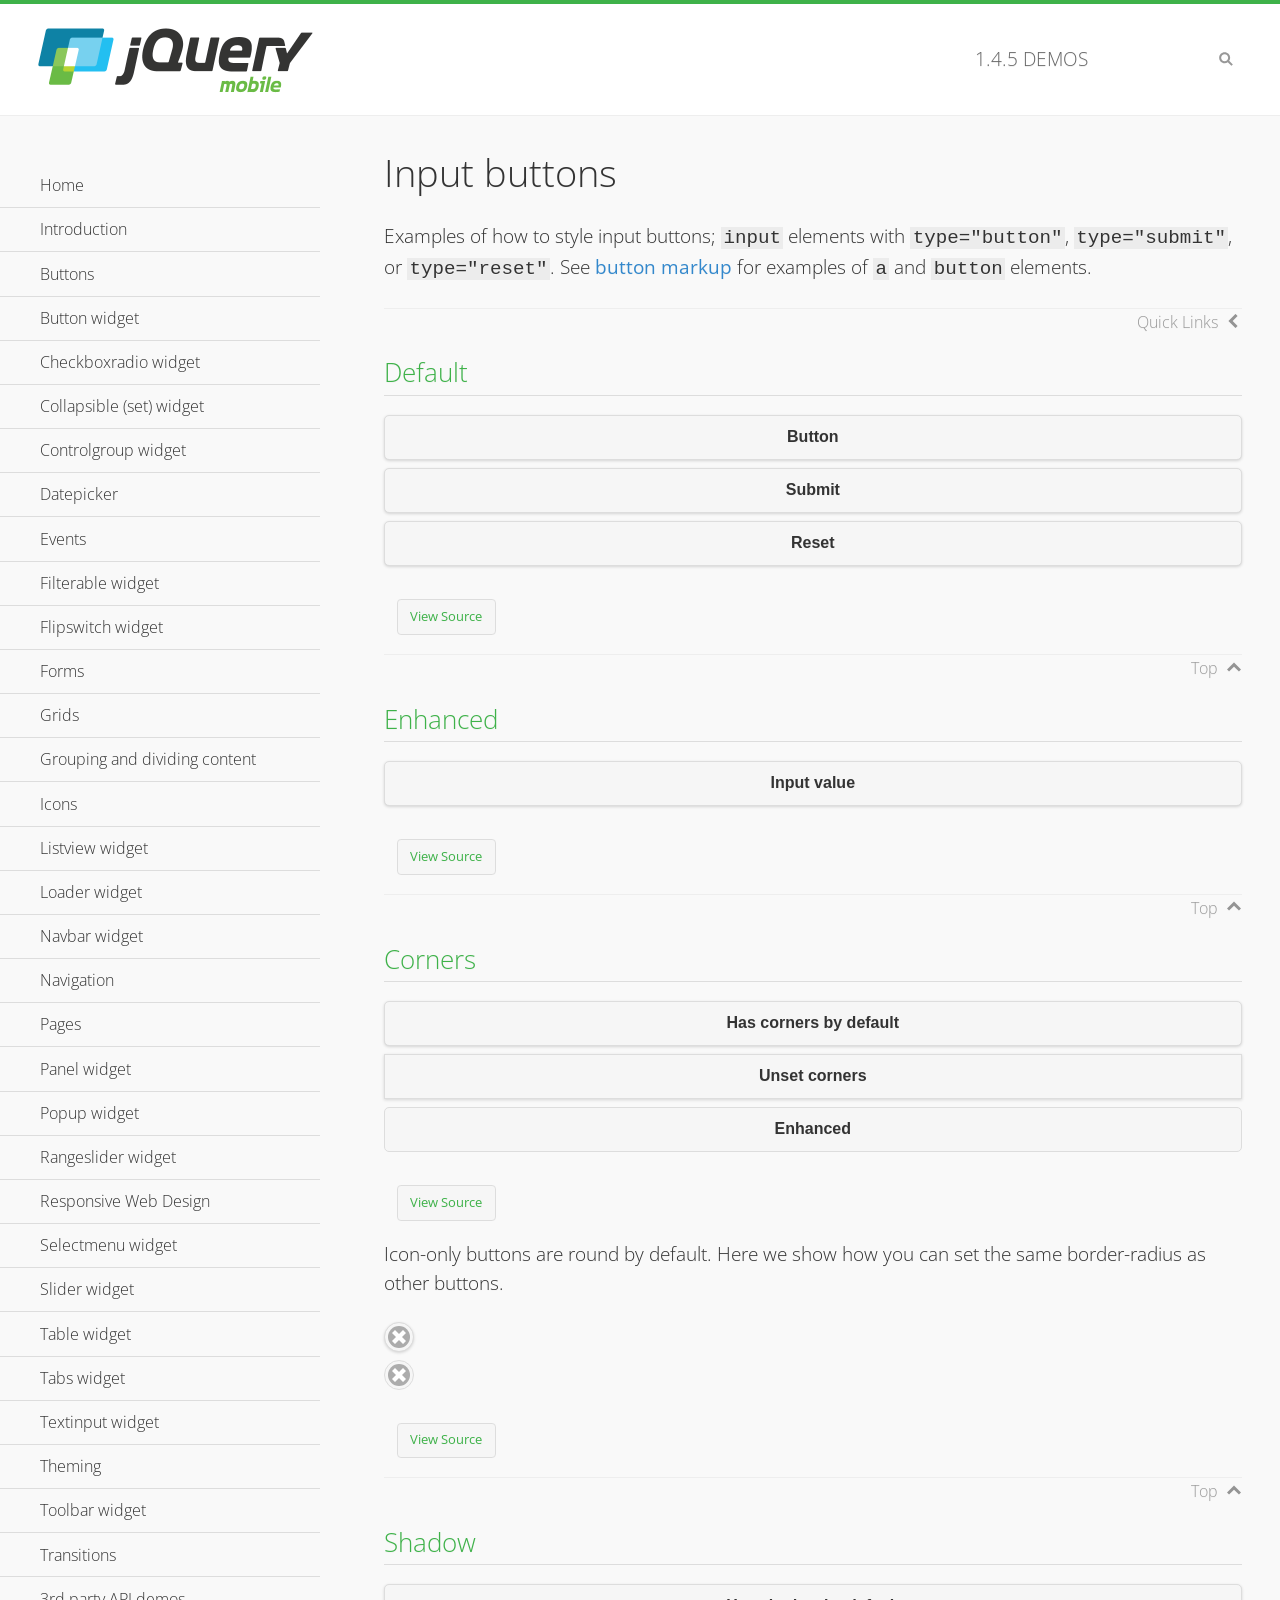
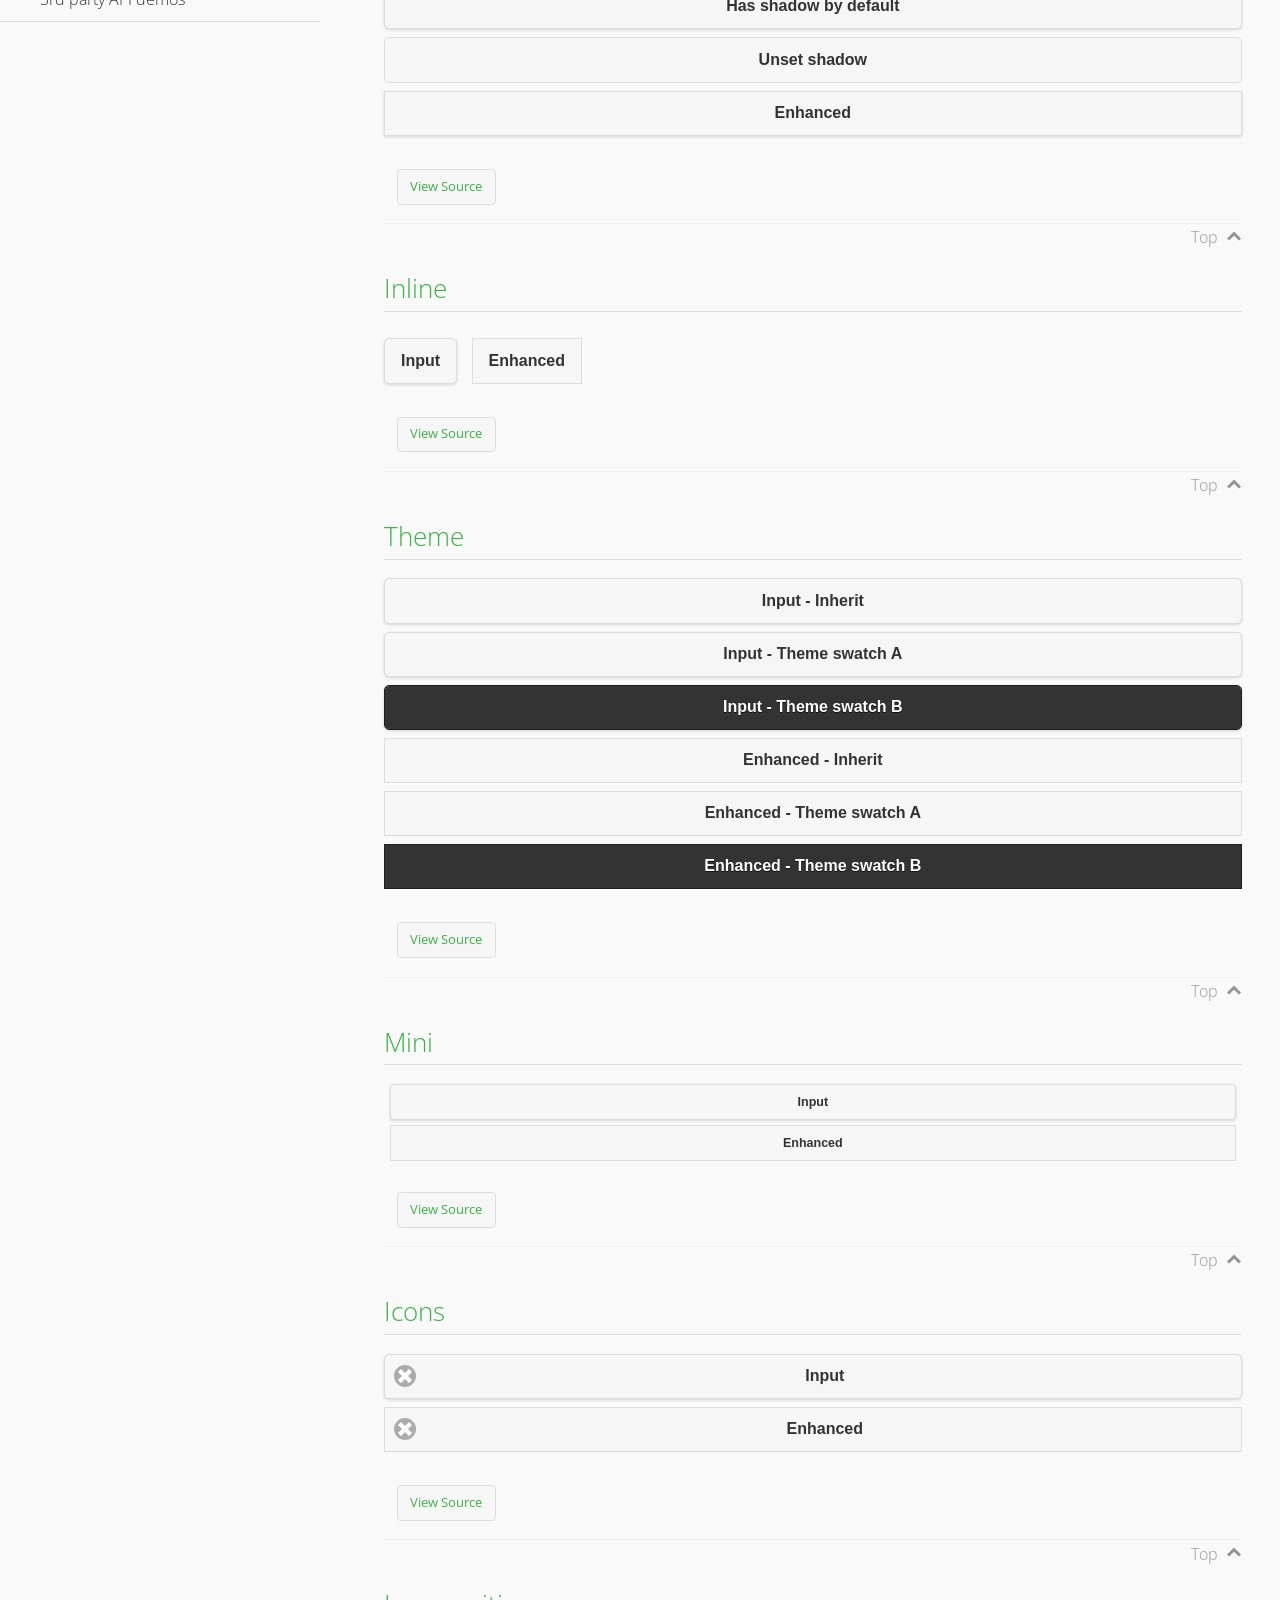
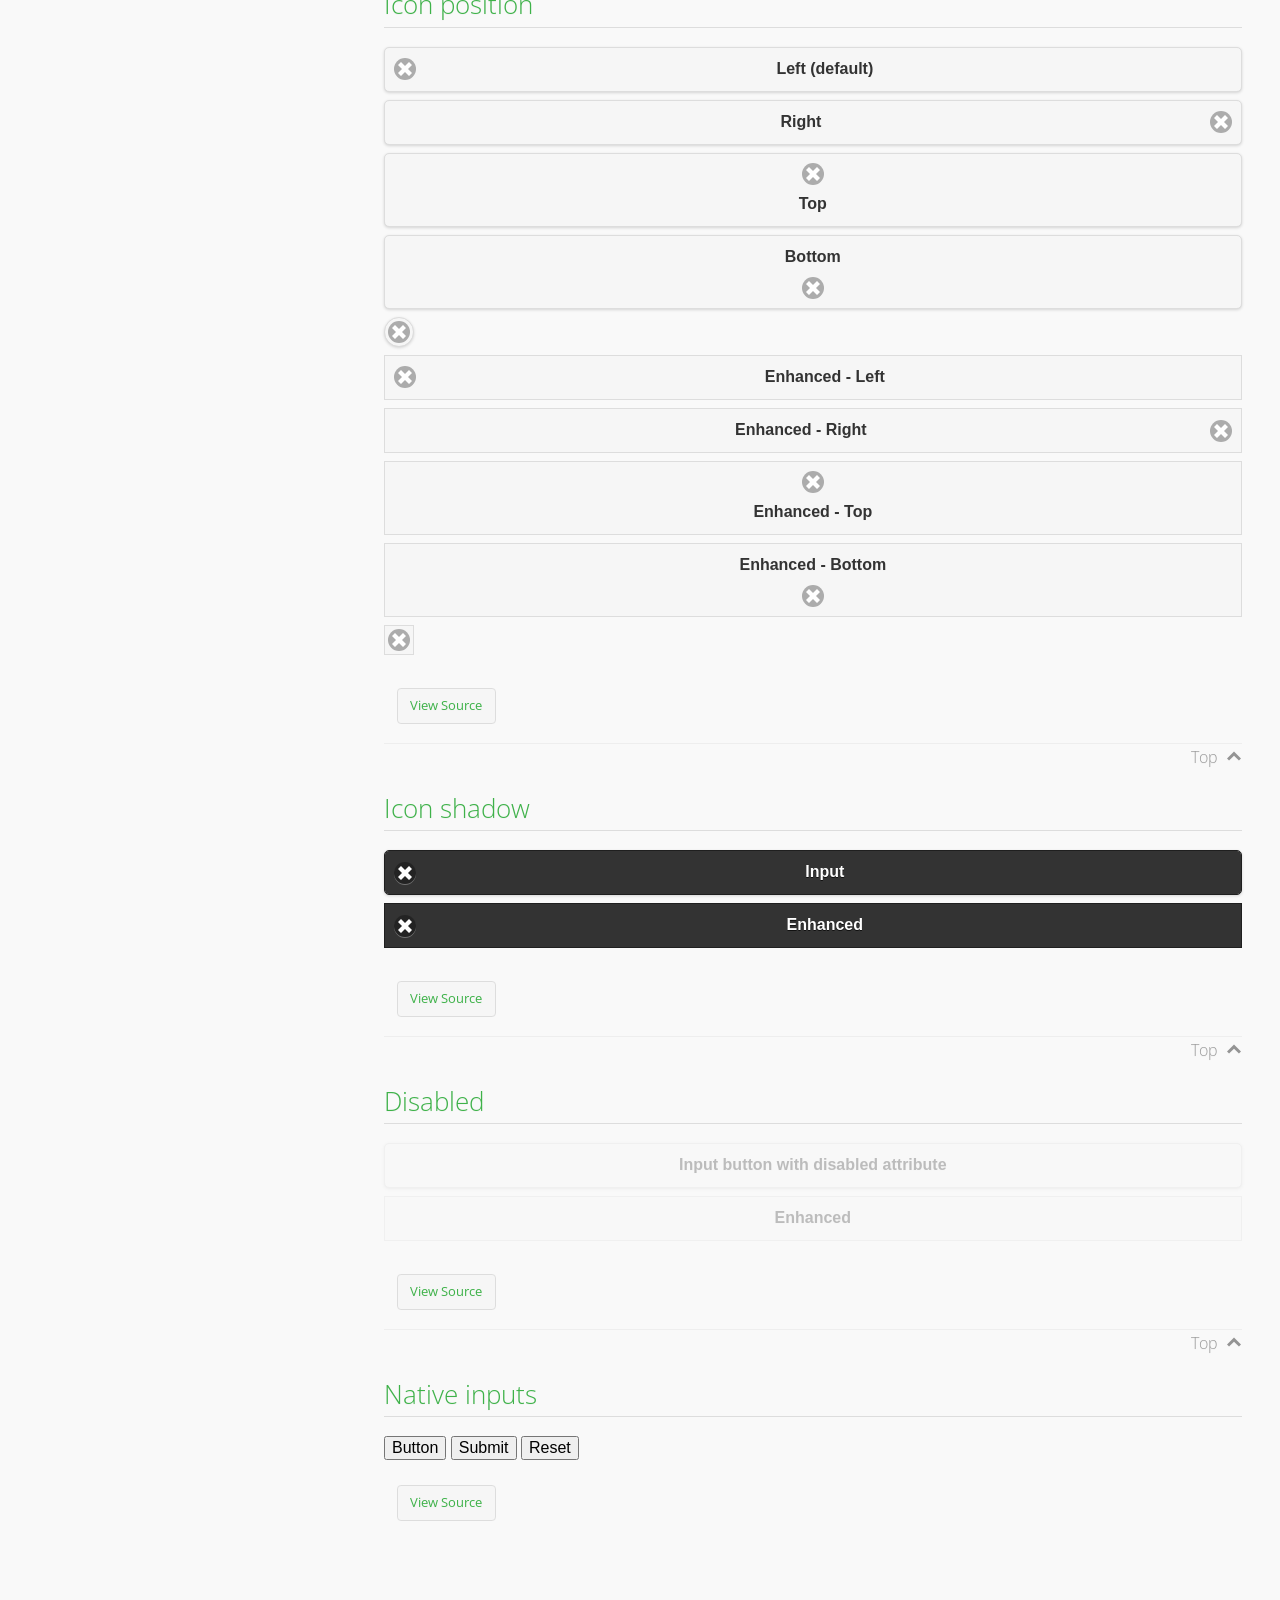
<file: _phonegap/www/js/libs/jquery-mobile/demos/button/index.html>
<!DOCTYPE html>
<html>
<head>
	<meta charset="utf-8">
	<meta name="viewport" content="width=device-width, initial-scale=1">
	<title>Input buttons - jQuery Mobile Demos</title>
	<link rel="shortcut icon" href="../favicon.ico">
    <link rel="stylesheet" href="http://fonts.googleapis.com/css?family=Open+Sans:300,400,700">
	<link rel="stylesheet" href="../css/themes/default/jquery.mobile-1.4.5.min.css">
	<link rel="stylesheet" href="../_assets/css/jqm-demos.css">
	<script src="../js/jquery.js"></script>
	<script src="../_assets/js/index.js"></script>
	<script src="../js/jquery.mobile-1.4.5.min.js"></script>
</head>
<body>
<div data-role="page" class="jqm-demos" data-quicklinks="true">

	<div data-role="header" class="jqm-header">
		<h2><a href="../" title="jQuery Mobile Demos home"><img src="../_assets/img/jquery-logo.png" alt="jQuery Mobile"></a></h2>
		<p><span class="jqm-version"></span> Demos</p>
		<a href="#" class="jqm-navmenu-link ui-btn ui-btn-icon-notext ui-corner-all ui-icon-bars ui-nodisc-icon ui-alt-icon ui-btn-left">Menu</a>
		<a href="#" class="jqm-search-link ui-btn ui-btn-icon-notext ui-corner-all ui-icon-search ui-nodisc-icon ui-alt-icon ui-btn-right">Search</a>
	</div><!-- /header -->

	<div role="main" class="ui-content jqm-content">

		<h1>Input buttons</h1>

		<p>Examples of how to style input buttons; <code>input</code> elements with <code>type="button"</code>, <code>type="submit"</code>, or <code>type="reset"</code>. See <a href="../button-markup/">button markup</a> for examples of <code>a</code> and <code>button</code> elements.</p>

		<h2>Default</h2>

		<div data-demo-html="true">
			<form>
				<input type="button" value="Button">
				<input type="submit" value="Submit">
				<input type="reset" value="Reset">
			</form>
		</div><!--/demo-html -->

		<h2>Enhanced</h2>

		<div data-demo-html="true">
			<form>
				<div class="ui-input-btn ui-btn ui-corner-all ui-shadow">
					Input value
					<input type="button" data-enhanced="true" value="Input value">
				</div>
			</form>
		</div><!--/demo-html -->

		<h2>Corners</h2>

		<div data-demo-html="true">
			<form>
				<input type="button" value="Has corners by default">
				<input type="button" data-corners="false" value="Unset corners">
				<div class="ui-input-btn ui-btn ui-corner-all">
					Enhanced
					<input type="button" data-enhanced="true" value="Enhanced">
				</div>
			</form>
		</div><!--/demo-html -->

		<p>Icon-only buttons are round by default. Here we show how you can set the same border-radius as other buttons.</p>

		<div data-demo-html="true" data-demo-css="true">
			<form>
				<input type="button" data-icon="delete" data-iconpos="notext" value="Icon only">
				<div id="custom-border-radius">
					<div class="ui-input-btn ui-btn ui-icon-delete ui-btn-icon-notext ui-corner-all">
						Enhanced - Icon only
						<input type="button" data-enhanced="true" value="Enhanced - Icon only">
					</div>
				</div>
			</form>
		</div><!--/demo-html -->

		<h2>Shadow</h2>

		<div data-demo-html="true">
			<form>
				<input type="button" value="Has shadow by default">
				<input type="button" data-shadow="false" value="Unset shadow">
				<div class="ui-input-btn ui-btn ui-shadow">
					Enhanced
					<input type="button" data-enhanced="true" value="Enhanced">
				</div>
			</form>
		</div><!--/demo-html -->

		<h2>Inline</h2>

		<div data-demo-html="true">
			<form>
				<input type="button" data-inline="true" value="Input">
				<div class="ui-input-btn ui-btn ui-btn-inline">
					Enhanced
					<input type="button" data-enhanced="true" value="Enhanced">
				</div>
			</form>
		</div><!--/demo-html -->

		<h2>Theme</h2>

		<div data-demo-html="true">
			<form>
				<input type="button" value="Input - Inherit">
				<input type="button" data-theme="a" value="Input - Theme swatch A">
				<input type="button" data-theme="b" value="Input - Theme swatch B">
				<div class="ui-input-btn ui-btn">
					Enhanced - Inherit
					<input type="button" data-enhanced="true" value="Enhanced - Inherit">
				</div>
				<div class="ui-input-btn ui-btn ui-btn-a">
					Enhanced - Theme swatch A
					<input type="button" data-enhanced="true" value="Enhanced - Theme swatch A">
				</div>
				<div class="ui-input-btn ui-btn ui-btn-b">
					Enhanced - Theme swatch B
					<input type="button" data-enhanced="true" value="Enhanced - Theme swatch B">
				</div>
			</form>
		</div><!--/demo-html -->

		<h2>Mini</h2>

		<div data-demo-html="true">
			<form>
				<input type="button" data-mini="true" value="Input">
				<div class="ui-input-btn ui-btn ui-mini">
					Enhanced
					<input type="button" data-enhanced="true" value="Enhanced">
				</div>
			</form>
		</div><!--/demo-html -->

		<h2>Icons</h2>

		<div data-demo-html="true">
			<form>
				<input type="button" data-icon="delete" value="Input">
				<div class="ui-input-btn ui-btn ui-icon-delete ui-btn-icon-left">
					Enhanced
					<input type="button" data-enhanced="true" value="Enhanced">
				</div>
			</form>
		</div><!--/demo-html -->

		<h2>Icon position</h2>

		<div data-demo-html="true">
			<form>
				<input type="button" data-icon="delete" value="Left (default)">
				<input type="button" data-icon="delete" data-iconpos="right" value="Right">
				<input type="button" data-icon="delete" data-iconpos="top" value="Top">
				<input type="button" data-icon="delete" data-iconpos="bottom" value="Bottom">
				<input type="button" data-icon="delete" data-iconpos="notext" value="Icon only">
				<div class="ui-input-btn ui-btn ui-icon-delete ui-btn-icon-left">
					Enhanced - Left
					<input type="button" data-enhanced="true" value="Enhanced - Left">
				</div>
				<div class="ui-input-btn ui-btn ui-icon-delete ui-btn-icon-right">
					Enhanced - Right
					<input type="button" data-enhanced="true" value="Enhanced - Right">
				</div>
				<div class="ui-input-btn ui-btn ui-icon-delete ui-btn-icon-top">
					Enhanced - Top
					<input type="button" data-enhanced="true" value="Enhanced - Top">
				</div>
				<div class="ui-input-btn ui-btn ui-icon-delete ui-btn-icon-bottom">
					Enhanced - Bottom
					<input type="button" data-enhanced="true" value="Enhanced - Bottom">
				</div>
				<div class="ui-input-btn ui-btn ui-icon-delete ui-btn-icon-notext">
					Enhanced - Icon only
					<input type="button" data-enhanced="true" value="Enhanced - Icon only">
				</div>
			</form>
		</div><!--/demo-html -->

		<h2>Icon shadow</h2>

		<div data-demo-html="true">
			<form>
				<input type="button" data-theme="b" data-icon="delete" data-iconshadow="true" value="Input">
				<div class="ui-input-btn ui-btn ui-btn-b ui-icon-delete ui-btn-icon-left ui-shadow-icon">
					Enhanced
					<input type="button" data-enhanced="true" value="Enhanced">
				</div>
			</form>
		</div><!--/demo-html -->

		<h2>Disabled</h2>

		<div data-demo-html="true">
			<form>
				<input type="button" disabled value="Input button with disabled attribute">
				<div class="ui-input-btn ui-btn ui-state-disabled">
					Enhanced
					<input type="button" disabled data-enhanced="true" value="Enhanced">
				</div>
			</form>
		</div><!--/demo-html -->

		<h2>Native inputs</h2>

		<div data-demo-html="true">
			<form>
				<input type="button" data-role="none" value="Button">
				<input type="submit" data-role="none" value="Submit">
				<input type="reset" data-role="none" value="Reset">
			</form>
		</div><!--/demo-html -->

	</div><!-- /content -->
	    <div data-role="panel" class="jqm-navmenu-panel" data-position="left" data-display="overlay" data-theme="a">
	    	<ul class="jqm-list ui-alt-icon ui-nodisc-icon">
<li data-filtertext="demos homepage" data-icon="home"><a href=".././">Home</a></li>
<li data-filtertext="introduction overview getting started"><a href="../intro/" data-ajax="false">Introduction</a></li>
<li data-filtertext="buttons button markup buttonmarkup method anchor link button element"><a href="../button-markup/" data-ajax="false">Buttons</a></li>
<li data-filtertext="form button widget input button submit reset"><a href="../button/" data-ajax="false">Button widget</a></li>
<li data-role="collapsible" data-enhanced="true" data-collapsed-icon="carat-d" data-expanded-icon="carat-u" data-iconpos="right" data-inset="false" class="ui-collapsible ui-collapsible-themed-content ui-collapsible-collapsed">
	<h3 class="ui-collapsible-heading ui-collapsible-heading-collapsed">
		<a href="#" class="ui-collapsible-heading-toggle ui-btn ui-btn-icon-right ui-btn-inherit ui-icon-carat-d">
		    Checkboxradio widget<span class="ui-collapsible-heading-status"> click to expand contents</span>
		</a>
	</h3>
	<div class="ui-collapsible-content ui-body-inherit ui-collapsible-content-collapsed" aria-hidden="true">
		<ul>
			<li data-filtertext="form checkboxradio widget checkbox input checkboxes controlgroups"><a href="../checkboxradio-checkbox/" data-ajax="false">Checkboxes</a></li>
			<li data-filtertext="form checkboxradio widget radio input radio buttons controlgroups"><a href="../checkboxradio-radio/" data-ajax="false">Radio buttons</a></li>
		</ul>
	</div>
</li>
<li data-role="collapsible" data-enhanced="true" data-collapsed-icon="carat-d" data-expanded-icon="carat-u" data-iconpos="right" data-inset="false" class="ui-collapsible ui-collapsible-themed-content ui-collapsible-collapsed">
	<h3 class="ui-collapsible-heading ui-collapsible-heading-collapsed">
		<a href="#" class="ui-collapsible-heading-toggle ui-btn ui-btn-icon-right ui-btn-inherit ui-icon-carat-d">
			Collapsible (set) widget<span class="ui-collapsible-heading-status"> click to expand contents</span>
		</a>
	</h3>
	<div class="ui-collapsible-content ui-body-inherit ui-collapsible-content-collapsed" aria-hidden="true">
		<ul>
			<li data-filtertext="collapsibles content formatting"><a href="../collapsible/" data-ajax="false">Collapsible</a></li>
			<li data-filtertext="dynamic collapsible set accordion append expand"><a href="../collapsible-dynamic/" data-ajax="false">Dynamic collapsibles</a></li>
			<li data-filtertext="accordions collapsible set widget content formatting grouped collapsibles"><a href="../collapsibleset/" data-ajax="false">Collapsible set</a></li>
		</ul>
	</div>
</li>
<li data-role="collapsible" data-enhanced="true" data-collapsed-icon="carat-d" data-expanded-icon="carat-u" data-iconpos="right" data-inset="false" class="ui-collapsible ui-collapsible-themed-content ui-collapsible-collapsed">
	<h3 class="ui-collapsible-heading ui-collapsible-heading-collapsed">
		<a href="#" class="ui-collapsible-heading-toggle ui-btn ui-btn-icon-right ui-btn-inherit ui-icon-carat-d">
			Controlgroup widget<span class="ui-collapsible-heading-status"> click to expand contents</span>
		</a>
	</h3>
	<div class="ui-collapsible-content ui-body-inherit ui-collapsible-content-collapsed" aria-hidden="true">
		<ul>
			<li data-filtertext="controlgroups selectmenu checkboxradio input grouped buttons horizontal vertical"><a href="../controlgroup/" data-ajax="false">Controlgroup</a></li>
			<li data-filtertext="dynamic controlgroup dynamically add buttons"><a href="../controlgroup-dynamic/" data-ajax="false">Dynamic controlgroups</a></li>
		</ul>
	</div>
</li>
<li data-filtertext="form datepicker widget date input"><a href="../datepicker/" data-ajax="false">Datepicker</a></li>
<li data-role="collapsible" data-enhanced="true" data-collapsed-icon="carat-d" data-expanded-icon="carat-u" data-iconpos="right" data-inset="false" class="ui-collapsible ui-collapsible-themed-content ui-collapsible-collapsed">
	<h3 class="ui-collapsible-heading ui-collapsible-heading-collapsed">
		<a href="#" class="ui-collapsible-heading-toggle ui-btn ui-btn-icon-right ui-btn-inherit ui-icon-carat-d">
			Events<span class="ui-collapsible-heading-status"> click to expand contents</span>
		</a>
	</h3>
	<div class="ui-collapsible-content ui-body-inherit ui-collapsible-content-collapsed" aria-hidden="true">
		<ul>
			<li data-filtertext="swipe to delete list items listviews swipe events"><a href="../swipe-list/" data-ajax="false">Swipe list items</a></li>
			<li data-filtertext="swipe to navigate swipe page navigation swipe events"><a href="../swipe-page/" data-ajax="false">Swipe page navigation</a></li>
		</ul>
	</div>
</li>
<li data-filtertext="filterable filter elements sorting searching listview table"><a href="../filterable/" data-ajax="false">Filterable widget</a></li>
<li data-filtertext="form flipswitch widget flip toggle switch binary select checkbox input"><a href="../flipswitch/" data-ajax="false">Flipswitch widget</a></li>
<li data-role="collapsible" data-enhanced="true" data-collapsed-icon="carat-d" data-expanded-icon="carat-u" data-iconpos="right" data-inset="false" class="ui-collapsible ui-collapsible-themed-content ui-collapsible-collapsed">
	<h3 class="ui-collapsible-heading ui-collapsible-heading-collapsed">
		<a href="#" class="ui-collapsible-heading-toggle ui-btn ui-btn-icon-right ui-btn-inherit ui-icon-carat-d">
			Forms<span class="ui-collapsible-heading-status"> click to expand contents</span>
		</a>
	</h3>
	<div class="ui-collapsible-content ui-body-inherit ui-collapsible-content-collapsed" aria-hidden="true">
		<ul>
			<li data-filtertext="forms text checkbox radio range button submit reset inputs selects textarea slider flipswitch label form elements"><a href="../forms/" data-ajax="false">Forms</a></li>
			<li data-filtertext="form hide labels hidden accessible ui-hidden-accessible forms"><a href="../forms-label-hidden-accessible/" data-ajax="false">Hide labels</a></li>
			<li data-filtertext="form field containers fieldcontain ui-field-contain forms"><a href="../forms-field-contain/" data-ajax="false">Field containers</a></li>
			<li data-filtertext="forms disabled form elements"><a href="../forms-disabled/" data-ajax="false">Forms disabled</a></li>
			<li data-filtertext="forms gallery examples overview forms text checkbox radio range button submit reset inputs selects textarea slider flipswitch label form elements"><a href="../forms-gallery/" data-ajax="false">Forms gallery</a></li>
		</ul>
	</div>
</li>
<li data-role="collapsible" data-enhanced="true" data-collapsed-icon="carat-d" data-expanded-icon="carat-u" data-iconpos="right" data-inset="false" class="ui-collapsible ui-collapsible-themed-content ui-collapsible-collapsed">
	<h3 class="ui-collapsible-heading ui-collapsible-heading-collapsed">
		<a href="#" class="ui-collapsible-heading-toggle ui-btn ui-btn-icon-right ui-btn-inherit ui-icon-carat-d">
			Grids<span class="ui-collapsible-heading-status"> click to expand contents</span>
		</a>
	</h3>
	<div class="ui-collapsible-content ui-body-inherit ui-collapsible-content-collapsed" aria-hidden="true">
		<ul>
			<li data-filtertext="grids columns blocks content formatting rwd responsive css framework"><a href="../grids/" data-ajax="false">Grids</a></li>
			<li data-filtertext="buttons in grids css framework"><a href="../grids-buttons/" data-ajax="false">Buttons in grids</a></li>
			<li data-filtertext="custom responsive grids rwd css framework"><a href="../grids-custom-responsive/" data-ajax="false">Custom responsive grids</a></li>
		</ul>
	</div>
</li>
<li data-filtertext="blocks content formatting sections heading"><a href="../body-bar-classes/" data-ajax="false">Grouping and dividing content</a></li>
<li data-role="collapsible" data-enhanced="true" data-collapsed-icon="carat-d" data-expanded-icon="carat-u" data-iconpos="right" data-inset="false" class="ui-collapsible ui-collapsible-themed-content ui-collapsible-collapsed">
	<h3 class="ui-collapsible-heading ui-collapsible-heading-collapsed">
		<a href="#" class="ui-collapsible-heading-toggle ui-btn ui-btn-icon-right ui-btn-inherit ui-icon-carat-d">
			Icons<span class="ui-collapsible-heading-status"> click to expand contents</span>
		</a>
	</h3>
	<div class="ui-collapsible-content ui-body-inherit ui-collapsible-content-collapsed" aria-hidden="true">
		<ul>
			<li data-filtertext="button icons svg disc alt custom icon position"><a href="../icons/" data-ajax="false">Icons</a></li>
			<li data-filtertext=""><a href="../icons-grunticon/" data-ajax="false">Grunticon loader</a></li>
		</ul>
	</div>
</li>
<li data-role="collapsible" data-enhanced="true" data-collapsed-icon="carat-d" data-expanded-icon="carat-u" data-iconpos="right" data-inset="false" class="ui-collapsible ui-collapsible-themed-content ui-collapsible-collapsed">
	<h3 class="ui-collapsible-heading ui-collapsible-heading-collapsed">
		<a href="#" class="ui-collapsible-heading-toggle ui-btn ui-btn-icon-right ui-btn-inherit ui-icon-carat-d">
			Listview widget<span class="ui-collapsible-heading-status"> click to expand contents</span>
		</a>
	</h3>
	<div class="ui-collapsible-content ui-body-inherit ui-collapsible-content-collapsed" aria-hidden="true">
		<ul>
			<li data-filtertext="listview widget thumbnails icons nested split button collapsible ul ol"><a href="../listview/" data-ajax="false">Listview</a></li>
			<li data-filtertext="autocomplete filterable reveal listview filtertextbeforefilter placeholder"><a href="../listview-autocomplete/" data-ajax="false">Listview autocomplete</a></li>
			<li data-filtertext="autocomplete filterable reveal listview remote data filtertextbeforefilter placeholder"><a href="../listview-autocomplete-remote/" data-ajax="false">Listview autocomplete remote data</a></li>
			<li data-filtertext="autodividers anchor jump scroll linkbars listview lists ul ol"><a href="../listview-autodividers-linkbar/" data-ajax="false">Listview autodividers linkbar</a></li>
			<li data-filtertext="listview autodividers selector autodividersselector lists ul ol"><a href="../listview-autodividers-selector/" data-ajax="false">Listview autodividers selector</a></li>
			<li data-filtertext="listview nested list items"><a href="../listview-nested-lists/" data-ajax="false">Nested Listviews</a></li>
			<li data-filtertext="listview collapsible list items flat"><a href="../listview-collapsible-item-flat/" data-ajax="false">Listview collapsible list items (flat)</a></li>
			<li data-filtertext="listview collapsible list indented"><a href="../listview-collapsible-item-indented/" data-ajax="false">Listview collapsible list items (indented)</a></li>
			<li data-filtertext="grid listview responsive grids responsive listviews lists ul"><a href="../listview-grid/" data-ajax="false">Listview responsive grid</a></li>
		</ul>
	</div>
</li>
<li data-filtertext="loader widget page loading navigation overlay spinner"><a href="../loader/" data-ajax="false">Loader widget</a></li>
<li data-filtertext="navbar widget navmenu toolbars header footer"><a href="../navbar/" data-ajax="false">Navbar widget</a></li>
<li data-role="collapsible" data-enhanced="true" data-collapsed-icon="carat-d" data-expanded-icon="carat-u" data-iconpos="right" data-inset="false" class="ui-collapsible ui-collapsible-themed-content ui-collapsible-collapsed">
	<h3 class="ui-collapsible-heading ui-collapsible-heading-collapsed">
		<a href="#" class="ui-collapsible-heading-toggle ui-btn ui-btn-icon-right ui-btn-inherit ui-icon-carat-d">
			Navigation<span class="ui-collapsible-heading-status"> click to expand contents</span>
		</a>
	</h3>
	<div class="ui-collapsible-content ui-body-inherit ui-collapsible-content-collapsed" aria-hidden="true">
		<ul>
			<li data-filtertext="ajax navigation navigate widget history event method"><a href="../navigation/" data-ajax="false">Navigation</a></li>
			<li data-filtertext="linking pages page links navigation ajax prefetch cache"><a href="../navigation-linking-pages/" data-ajax="false">Linking pages</a></li>
			<!-- <li data-filtertext="php redirect server redirection server-side navigation"><a href="../navigation-php-redirect/" data-ajax="false">PHP redirect demo</a></li>-->
			<li data-filtertext="navigation redirection hash query"><a href="../navigation-hash-processing/" data-ajax="false">Hash processing demo</a></li>
			<li data-filtertext="navigation redirection hash query"><a href="../page-events/" data-ajax="false">Page Navigation Events</a></li>
		</ul>
	</div>
</li>
<li data-role="collapsible" data-enhanced="true" data-collapsed-icon="carat-d" data-expanded-icon="carat-u" data-iconpos="right" data-inset="false" class="ui-collapsible ui-collapsible-themed-content ui-collapsible-collapsed">
	<h3 class="ui-collapsible-heading ui-collapsible-heading-collapsed">
		<a href="#" class="ui-collapsible-heading-toggle ui-btn ui-btn-icon-right ui-btn-inherit ui-icon-carat-d">
			Pages<span class="ui-collapsible-heading-status"> click to expand contents</span>
		</a>
	</h3>
	<div class="ui-collapsible-content ui-body-inherit ui-collapsible-content-collapsed" aria-hidden="true">
		<ul>
			<li data-filtertext="pages page widget ajax navigation"><a href="../pages/" data-ajax="false">Pages</a></li>
			<li data-filtertext="single page"><a href="../pages-single-page/" data-ajax="false">Single page</a></li>
			<li data-filtertext="multipage multi-page page"><a href="../pages-multi-page/" data-ajax="false">Multi-page template</a></li>
			<li data-filtertext="dialog page widget modal popup"><a href="../pages-dialog/" data-ajax="false">Dialog page</a></li>
		</ul>
	</div>
</li>
<li data-role="collapsible" data-enhanced="true" data-collapsed-icon="carat-d" data-expanded-icon="carat-u" data-iconpos="right" data-inset="false" class="ui-collapsible ui-collapsible-themed-content ui-collapsible-collapsed">
	<h3 class="ui-collapsible-heading ui-collapsible-heading-collapsed">
		<a href="#" class="ui-collapsible-heading-toggle ui-btn ui-btn-icon-right ui-btn-inherit ui-icon-carat-d">
			Panel widget<span class="ui-collapsible-heading-status"> click to expand contents</span>
		</a>
	</h3>
	<div class="ui-collapsible-content ui-body-inherit ui-collapsible-content-collapsed" aria-hidden="true">
		<ul>
			<li data-filtertext="panel widget sliding panels reveal push overlay responsive"><a href="../panel/" data-ajax="false">Panel</a></li>
			<li data-filtertext=""><a href="../panel-external/" data-ajax="false">External panels</a></li>
			<li data-filtertext="panel "><a href="../panel-fixed/" data-ajax="false">Fixed panels</a></li>
			<li data-filtertext="panel slide panels sliding panels shadow rwd responsive breakpoint"><a href="../panel-responsive/" data-ajax="false">Panels responsive</a></li>
			<li data-filtertext="panel custom style custom panel width reveal shadow listview panel styling page background wrapper"><a href="../panel-styling/" data-ajax="false">Custom panel style</a></li>
			<li data-filtertext="panel open on swipe"><a href="../panel-swipe-open/" data-ajax="false">Panel open on swipe</a></li>
			<li data-filtertext="panels outside page internal external toolbars"><a href="../panel-external-internal/" data-ajax="false">Panel external and internal</a></li>
		</ul>
	</div>
</li>
<li data-role="collapsible" data-enhanced="true" data-collapsed-icon="carat-d" data-expanded-icon="carat-u" data-iconpos="right" data-inset="false" class="ui-collapsible ui-collapsible-themed-content ui-collapsible-collapsed">
	<h3 class="ui-collapsible-heading ui-collapsible-heading-collapsed">
		<a href="#" class="ui-collapsible-heading-toggle ui-btn ui-btn-icon-right ui-btn-inherit ui-icon-carat-d">
			Popup widget<span class="ui-collapsible-heading-status"> click to expand contents</span>
		</a>
	</h3>
	<div class="ui-collapsible-content ui-body-inherit ui-collapsible-content-collapsed" aria-hidden="true">
		<ul>
			<li data-filtertext="popup widget popups dialog modal transition tooltip lightbox form overlay screen flip pop fade transition"><a href="../popup/" data-ajax="false">Popup</a></li>
			<li data-filtertext="popup alignment position"><a href="../popup-alignment/" data-ajax="false">Popup alignment</a></li>
			<li data-filtertext="popup arrow size popups popover"><a href="../popup-arrow-size/" data-ajax="false">Popup arrow size</a></li>
			<li data-filtertext="dynamic popups popup images lightbox"><a href="../popup-dynamic/" data-ajax="false">Dynamic popups</a></li>
			<li data-filtertext="popups with iframes scaling"><a href="../popup-iframe/" data-ajax="false">Popups with iframes</a></li>
			<li data-filtertext="popup image scaling"><a href="../popup-image-scaling/" data-ajax="false">Popup image scaling</a></li>
			<li data-filtertext="external popup outside multi-page"><a href="../popup-outside-multipage/" data-ajax="false">Popup outside multi-page</a></li>
		</ul>
	</div>
</li>
<li data-filtertext="form rangeslider widget dual sliders dual handle sliders range input"><a href="../rangeslider/" data-ajax="false">Rangeslider widget</a></li>
<li data-filtertext="responsive web design rwd adaptive progressive enhancement PE accessible mobile breakpoints media query media queries"><a href="../rwd/" data-ajax="false">Responsive Web Design</a></li>
<li data-role="collapsible" data-enhanced="true" data-collapsed-icon="carat-d" data-expanded-icon="carat-u" data-iconpos="right" data-inset="false" class="ui-collapsible ui-collapsible-themed-content ui-collapsible-collapsed">
	<h3 class="ui-collapsible-heading ui-collapsible-heading-collapsed">
		<a href="#" class="ui-collapsible-heading-toggle ui-btn ui-btn-icon-right ui-btn-inherit ui-icon-carat-d">
			Selectmenu widget<span class="ui-collapsible-heading-status"> click to expand contents</span>
		</a>
	</h3>
	<div class="ui-collapsible-content ui-body-inherit ui-collapsible-content-collapsed" aria-hidden="true">
		<ul>
			<li data-filtertext="form selectmenu widget select input custom select menu selects"><a href="../selectmenu/" data-ajax="false">Selectmenu</a></li>
			<li data-filtertext="form custom select menu selectmenu widget custom menu option optgroup multiple selects"><a href="../selectmenu-custom/" data-ajax="false">Custom select menu</a></li>
			<li data-filtertext="filterable select filter popup dialog"><a href="../selectmenu-custom-filter/" data-ajax="false">Custom select menu with filter</a></li>
		</ul>
	</div>
</li>
<li data-role="collapsible" data-enhanced="true" data-collapsed-icon="carat-d" data-expanded-icon="carat-u" data-iconpos="right" data-inset="false" class="ui-collapsible ui-collapsible-themed-content ui-collapsible-collapsed">
	<h3 class="ui-collapsible-heading ui-collapsible-heading-collapsed">
		<a href="#" class="ui-collapsible-heading-toggle ui-btn ui-btn-icon-right ui-btn-inherit ui-icon-carat-d">
			Slider widget<span class="ui-collapsible-heading-status"> click to expand contents</span>
		</a>
	</h3>
	<div class="ui-collapsible-content ui-body-inherit ui-collapsible-content-collapsed" aria-hidden="true">
		<ul>
			<li data-filtertext="form slider widget range input single sliders"><a href="../slider/" data-ajax="false">Slider</a></li>
			<li data-filtertext="form slider widget flipswitch slider binary select flip toggle switch"><a href="../slider-flipswitch/" data-ajax="false">Slider flip toggle switch</a></li>
			<li data-filtertext="form slider tooltip handle value input range sliders"><a href="../slider-tooltip/" data-ajax="false">Slider tooltip</a></li>
		</ul>
	</div>
</li>
<li data-role="collapsible" data-enhanced="true" data-collapsed-icon="carat-d" data-expanded-icon="carat-u" data-iconpos="right" data-inset="false" class="ui-collapsible ui-collapsible-themed-content ui-collapsible-collapsed">
	<h3 class="ui-collapsible-heading ui-collapsible-heading-collapsed">
		<a href="#" class="ui-collapsible-heading-toggle ui-btn ui-btn-icon-right ui-btn-inherit ui-icon-carat-d">
			Table widget<span class="ui-collapsible-heading-status"> click to expand contents</span>
		</a>
	</h3>
	<div class="ui-collapsible-content ui-body-inherit ui-collapsible-content-collapsed" aria-hidden="true">
		<ul>
			<li data-filtertext="table widget reflow column toggle th td responsive tables rwd hide show tabular"><a href="../table-column-toggle/" data-ajax="false">Table Column Toggle</a></li>
			<li data-filtertext="table column toggle phone comparison demo"><a href="../table-column-toggle-example/" data-ajax="false">Table Column Toggle demo</a></li>
			<li data-filtertext="responsive tables table column toggle heading groups rwd breakpoint"><a href="../table-column-toggle-heading-groups/" data-ajax="false">Table Column Toggle heading groups</a></li>
			<li data-filtertext="responsive tables table column toggle hide rwd breakpoint customization options"><a href="../table-column-toggle-options/" data-ajax="false">Table Column Toggle options</a></li>
			<li data-filtertext="table reflow th td responsive rwd columns tabular"><a href="../table-reflow/" data-ajax="false">Table Reflow</a></li>
			<li data-filtertext="responsive tables table reflow heading groups rwd breakpoint"><a href="../table-reflow-heading-groups/" data-ajax="false">Table Reflow heading groups</a></li>
			<li data-filtertext="responsive tables table reflow stripes strokes table style"><a href="../table-reflow-stripes-strokes/" data-ajax="false">Table Reflow stripes and strokes</a></li>
			<li data-filtertext="responsive tables table reflow stack custom styles"><a href="../table-reflow-styling/" data-ajax="false">Table Reflow custom styles</a></li>
		</ul>
	</div>
</li>
<li data-filtertext="ui tabs widget"><a href="../tabs/" data-ajax="false">Tabs widget</a></li>
<li data-filtertext="form textinput widget text input textarea number date time tel email file color password"><a href="../textinput/" data-ajax="false">Textinput widget</a></li>
<li data-role="collapsible" data-enhanced="true" data-collapsed-icon="carat-d" data-expanded-icon="carat-u" data-iconpos="right" data-inset="false" class="ui-collapsible ui-collapsible-themed-content ui-collapsible-collapsed">
	<h3 class="ui-collapsible-heading ui-collapsible-heading-collapsed">
		<a href="#" class="ui-collapsible-heading-toggle ui-btn ui-btn-icon-right ui-btn-inherit ui-icon-carat-d">
			Theming<span class="ui-collapsible-heading-status"> click to expand contents</span>
		</a>
	</h3>
	<div class="ui-collapsible-content ui-body-inherit ui-collapsible-content-collapsed" aria-hidden="true">
		<ul>
			<li data-filtertext="default theme swatches theming style css"><a href="../theme-default/" data-ajax="false">Default theme</a></li>
			<li data-filtertext="classic theme old theme swatches theming style css"><a href="../theme-classic/" data-ajax="false">Classic theme</a></li>
		</ul>
	</div>
</li>
<li data-role="collapsible" data-enhanced="true" data-collapsed-icon="carat-d" data-expanded-icon="carat-u" data-iconpos="right" data-inset="false" class="ui-collapsible ui-collapsible-themed-content ui-collapsible-collapsed">
	<h3 class="ui-collapsible-heading ui-collapsible-heading-collapsed">
		<a href="#" class="ui-collapsible-heading-toggle ui-btn ui-btn-icon-right ui-btn-inherit ui-icon-carat-d">
			Toolbar widget<span class="ui-collapsible-heading-status"> click to expand contents</span>
		</a>
	</h3>
	<div class="ui-collapsible-content ui-body-inherit ui-collapsible-content-collapsed" aria-hidden="true">
		<ul>
			<li data-filtertext="toolbar widget header footer toolbars fixed fullscreen external sections"><a href="../toolbar/" data-ajax="false">Toolbar</a></li>
			<li data-filtertext="dynamic toolbars dynamically add toolbar header footer"><a href="../toolbar-dynamic/" data-ajax="false">Dynamic toolbars</a></li>
			<li data-filtertext="external toolbars header footer"><a href="../toolbar-external/" data-ajax="false">External toolbars</a></li>
			<li data-filtertext="fixed toolbars header footer"><a href="../toolbar-fixed/" data-ajax="false">Fixed toolbars</a></li>
			<li data-filtertext="fixed fullscreen toolbars header footer"><a href="../toolbar-fixed-fullscreen/" data-ajax="false">Fullscreen toolbars</a></li>
			<li data-filtertext="external fixed toolbars header footer"><a href="../toolbar-fixed-external/" data-ajax="false">Fixed external toolbars</a></li>
			<li data-filtertext="external persistent toolbars header footer navbar navmenu"><a href="../toolbar-fixed-persistent/" data-ajax="false">Persistent toolbars</a></li>
			<li data-filtertext="external ajax optimized toolbars persistent toolbars header footer navbar"><a href="../toolbar-fixed-persistent-optimized/" data-ajax="false">Ajax optimized toolbars</a></li>
			<li data-filtertext="form in toolbars header footer"><a href="../toolbar-fixed-forms/" data-ajax="false">Form in toolbar</a></li>
		</ul>
	</div>
</li>
<li data-filtertext="page transitions animated pages popup navigation flip slide fade pop"><a href="../transitions/" data-ajax="false">Transitions</a></li>
<li data-role="collapsible" data-enhanced="true" data-collapsed-icon="carat-d" data-expanded-icon="carat-u" data-iconpos="right" data-inset="false" class="ui-collapsible ui-collapsible-themed-content ui-collapsible-collapsed">
	<h3 class="ui-collapsible-heading ui-collapsible-heading-collapsed">
		<a href="#" class="ui-collapsible-heading-toggle ui-btn ui-btn-icon-right ui-btn-inherit ui-icon-carat-d">
			3rd party API demos<span class="ui-collapsible-heading-status"> click to expand contents</span>
		</a>
	</h3>
	<div class="ui-collapsible-content ui-body-inherit ui-collapsible-content-collapsed" aria-hidden="true">
		<ul>
			<li data-filtertext="backbone requirejs navigation router"><a href="../backbone-requirejs/" data-ajax="false">Backbone RequireJS</a></li>
			<li data-filtertext="google maps geolocation demo"><a href="../map-geolocation/" data-ajax="false">Google Maps geolocation</a></li>
			<li data-filtertext="google maps hybrid"><a href="../map-list-toggle/" data-ajax="false">Google Maps list toggle</a></li>
		</ul>
	</div>
</li>



		     </ul>
		</div><!-- /panel -->


	<div data-role="footer" data-position="fixed" data-tap-toggle="false" class="jqm-footer">
		<p>jQuery Mobile Demos version <span class="jqm-version"></span></p>
		<p>Copyright 2014 The jQuery Foundation</p>
	</div><!-- /footer -->
	<!-- TODO: This should become an external panel so we can add input to markup (unique ID) -->
    <div data-role="panel" class="jqm-search-panel" data-position="right" data-display="overlay" data-theme="a">
		<div class="jqm-search">
			<ul class="jqm-list" data-filter-placeholder="Search demos..." data-filter-reveal="true">
<li data-filtertext="demos homepage" data-icon="home"><a href=".././">Home</a></li>
<li data-filtertext="introduction overview getting started"><a href="../intro/" data-ajax="false">Introduction</a></li>
<li data-filtertext="buttons button markup buttonmarkup method anchor link button element"><a href="../button-markup/" data-ajax="false">Buttons</a></li>
<li data-filtertext="form button widget input button submit reset"><a href="../button/" data-ajax="false">Button widget</a></li>
<li data-role="collapsible" data-enhanced="true" data-collapsed-icon="carat-d" data-expanded-icon="carat-u" data-iconpos="right" data-inset="false" class="ui-collapsible ui-collapsible-themed-content ui-collapsible-collapsed">
	<h3 class="ui-collapsible-heading ui-collapsible-heading-collapsed">
		<a href="#" class="ui-collapsible-heading-toggle ui-btn ui-btn-icon-right ui-btn-inherit ui-icon-carat-d">
		    Checkboxradio widget<span class="ui-collapsible-heading-status"> click to expand contents</span>
		</a>
	</h3>
	<div class="ui-collapsible-content ui-body-inherit ui-collapsible-content-collapsed" aria-hidden="true">
		<ul>
			<li data-filtertext="form checkboxradio widget checkbox input checkboxes controlgroups"><a href="../checkboxradio-checkbox/" data-ajax="false">Checkboxes</a></li>
			<li data-filtertext="form checkboxradio widget radio input radio buttons controlgroups"><a href="../checkboxradio-radio/" data-ajax="false">Radio buttons</a></li>
		</ul>
	</div>
</li>
<li data-role="collapsible" data-enhanced="true" data-collapsed-icon="carat-d" data-expanded-icon="carat-u" data-iconpos="right" data-inset="false" class="ui-collapsible ui-collapsible-themed-content ui-collapsible-collapsed">
	<h3 class="ui-collapsible-heading ui-collapsible-heading-collapsed">
		<a href="#" class="ui-collapsible-heading-toggle ui-btn ui-btn-icon-right ui-btn-inherit ui-icon-carat-d">
			Collapsible (set) widget<span class="ui-collapsible-heading-status"> click to expand contents</span>
		</a>
	</h3>
	<div class="ui-collapsible-content ui-body-inherit ui-collapsible-content-collapsed" aria-hidden="true">
		<ul>
			<li data-filtertext="collapsibles content formatting"><a href="../collapsible/" data-ajax="false">Collapsible</a></li>
			<li data-filtertext="dynamic collapsible set accordion append expand"><a href="../collapsible-dynamic/" data-ajax="false">Dynamic collapsibles</a></li>
			<li data-filtertext="accordions collapsible set widget content formatting grouped collapsibles"><a href="../collapsibleset/" data-ajax="false">Collapsible set</a></li>
		</ul>
	</div>
</li>
<li data-role="collapsible" data-enhanced="true" data-collapsed-icon="carat-d" data-expanded-icon="carat-u" data-iconpos="right" data-inset="false" class="ui-collapsible ui-collapsible-themed-content ui-collapsible-collapsed">
	<h3 class="ui-collapsible-heading ui-collapsible-heading-collapsed">
		<a href="#" class="ui-collapsible-heading-toggle ui-btn ui-btn-icon-right ui-btn-inherit ui-icon-carat-d">
			Controlgroup widget<span class="ui-collapsible-heading-status"> click to expand contents</span>
		</a>
	</h3>
	<div class="ui-collapsible-content ui-body-inherit ui-collapsible-content-collapsed" aria-hidden="true">
		<ul>
			<li data-filtertext="controlgroups selectmenu checkboxradio input grouped buttons horizontal vertical"><a href="../controlgroup/" data-ajax="false">Controlgroup</a></li>
			<li data-filtertext="dynamic controlgroup dynamically add buttons"><a href="../controlgroup-dynamic/" data-ajax="false">Dynamic controlgroups</a></li>
		</ul>
	</div>
</li>
<li data-filtertext="form datepicker widget date input"><a href="../datepicker/" data-ajax="false">Datepicker</a></li>
<li data-role="collapsible" data-enhanced="true" data-collapsed-icon="carat-d" data-expanded-icon="carat-u" data-iconpos="right" data-inset="false" class="ui-collapsible ui-collapsible-themed-content ui-collapsible-collapsed">
	<h3 class="ui-collapsible-heading ui-collapsible-heading-collapsed">
		<a href="#" class="ui-collapsible-heading-toggle ui-btn ui-btn-icon-right ui-btn-inherit ui-icon-carat-d">
			Events<span class="ui-collapsible-heading-status"> click to expand contents</span>
		</a>
	</h3>
	<div class="ui-collapsible-content ui-body-inherit ui-collapsible-content-collapsed" aria-hidden="true">
		<ul>
			<li data-filtertext="swipe to delete list items listviews swipe events"><a href="../swipe-list/" data-ajax="false">Swipe list items</a></li>
			<li data-filtertext="swipe to navigate swipe page navigation swipe events"><a href="../swipe-page/" data-ajax="false">Swipe page navigation</a></li>
		</ul>
	</div>
</li>
<li data-filtertext="filterable filter elements sorting searching listview table"><a href="../filterable/" data-ajax="false">Filterable widget</a></li>
<li data-filtertext="form flipswitch widget flip toggle switch binary select checkbox input"><a href="../flipswitch/" data-ajax="false">Flipswitch widget</a></li>
<li data-role="collapsible" data-enhanced="true" data-collapsed-icon="carat-d" data-expanded-icon="carat-u" data-iconpos="right" data-inset="false" class="ui-collapsible ui-collapsible-themed-content ui-collapsible-collapsed">
	<h3 class="ui-collapsible-heading ui-collapsible-heading-collapsed">
		<a href="#" class="ui-collapsible-heading-toggle ui-btn ui-btn-icon-right ui-btn-inherit ui-icon-carat-d">
			Forms<span class="ui-collapsible-heading-status"> click to expand contents</span>
		</a>
	</h3>
	<div class="ui-collapsible-content ui-body-inherit ui-collapsible-content-collapsed" aria-hidden="true">
		<ul>
			<li data-filtertext="forms text checkbox radio range button submit reset inputs selects textarea slider flipswitch label form elements"><a href="../forms/" data-ajax="false">Forms</a></li>
			<li data-filtertext="form hide labels hidden accessible ui-hidden-accessible forms"><a href="../forms-label-hidden-accessible/" data-ajax="false">Hide labels</a></li>
			<li data-filtertext="form field containers fieldcontain ui-field-contain forms"><a href="../forms-field-contain/" data-ajax="false">Field containers</a></li>
			<li data-filtertext="forms disabled form elements"><a href="../forms-disabled/" data-ajax="false">Forms disabled</a></li>
			<li data-filtertext="forms gallery examples overview forms text checkbox radio range button submit reset inputs selects textarea slider flipswitch label form elements"><a href="../forms-gallery/" data-ajax="false">Forms gallery</a></li>
		</ul>
	</div>
</li>
<li data-role="collapsible" data-enhanced="true" data-collapsed-icon="carat-d" data-expanded-icon="carat-u" data-iconpos="right" data-inset="false" class="ui-collapsible ui-collapsible-themed-content ui-collapsible-collapsed">
	<h3 class="ui-collapsible-heading ui-collapsible-heading-collapsed">
		<a href="#" class="ui-collapsible-heading-toggle ui-btn ui-btn-icon-right ui-btn-inherit ui-icon-carat-d">
			Grids<span class="ui-collapsible-heading-status"> click to expand contents</span>
		</a>
	</h3>
	<div class="ui-collapsible-content ui-body-inherit ui-collapsible-content-collapsed" aria-hidden="true">
		<ul>
			<li data-filtertext="grids columns blocks content formatting rwd responsive css framework"><a href="../grids/" data-ajax="false">Grids</a></li>
			<li data-filtertext="buttons in grids css framework"><a href="../grids-buttons/" data-ajax="false">Buttons in grids</a></li>
			<li data-filtertext="custom responsive grids rwd css framework"><a href="../grids-custom-responsive/" data-ajax="false">Custom responsive grids</a></li>
		</ul>
	</div>
</li>
<li data-filtertext="blocks content formatting sections heading"><a href="../body-bar-classes/" data-ajax="false">Grouping and dividing content</a></li>
<li data-role="collapsible" data-enhanced="true" data-collapsed-icon="carat-d" data-expanded-icon="carat-u" data-iconpos="right" data-inset="false" class="ui-collapsible ui-collapsible-themed-content ui-collapsible-collapsed">
	<h3 class="ui-collapsible-heading ui-collapsible-heading-collapsed">
		<a href="#" class="ui-collapsible-heading-toggle ui-btn ui-btn-icon-right ui-btn-inherit ui-icon-carat-d">
			Icons<span class="ui-collapsible-heading-status"> click to expand contents</span>
		</a>
	</h3>
	<div class="ui-collapsible-content ui-body-inherit ui-collapsible-content-collapsed" aria-hidden="true">
		<ul>
			<li data-filtertext="button icons svg disc alt custom icon position"><a href="../icons/" data-ajax="false">Icons</a></li>
			<li data-filtertext=""><a href="../icons-grunticon/" data-ajax="false">Grunticon loader</a></li>
		</ul>
	</div>
</li>
<li data-role="collapsible" data-enhanced="true" data-collapsed-icon="carat-d" data-expanded-icon="carat-u" data-iconpos="right" data-inset="false" class="ui-collapsible ui-collapsible-themed-content ui-collapsible-collapsed">
	<h3 class="ui-collapsible-heading ui-collapsible-heading-collapsed">
		<a href="#" class="ui-collapsible-heading-toggle ui-btn ui-btn-icon-right ui-btn-inherit ui-icon-carat-d">
			Listview widget<span class="ui-collapsible-heading-status"> click to expand contents</span>
		</a>
	</h3>
	<div class="ui-collapsible-content ui-body-inherit ui-collapsible-content-collapsed" aria-hidden="true">
		<ul>
			<li data-filtertext="listview widget thumbnails icons nested split button collapsible ul ol"><a href="../listview/" data-ajax="false">Listview</a></li>
			<li data-filtertext="autocomplete filterable reveal listview filtertextbeforefilter placeholder"><a href="../listview-autocomplete/" data-ajax="false">Listview autocomplete</a></li>
			<li data-filtertext="autocomplete filterable reveal listview remote data filtertextbeforefilter placeholder"><a href="../listview-autocomplete-remote/" data-ajax="false">Listview autocomplete remote data</a></li>
			<li data-filtertext="autodividers anchor jump scroll linkbars listview lists ul ol"><a href="../listview-autodividers-linkbar/" data-ajax="false">Listview autodividers linkbar</a></li>
			<li data-filtertext="listview autodividers selector autodividersselector lists ul ol"><a href="../listview-autodividers-selector/" data-ajax="false">Listview autodividers selector</a></li>
			<li data-filtertext="listview nested list items"><a href="../listview-nested-lists/" data-ajax="false">Nested Listviews</a></li>
			<li data-filtertext="listview collapsible list items flat"><a href="../listview-collapsible-item-flat/" data-ajax="false">Listview collapsible list items (flat)</a></li>
			<li data-filtertext="listview collapsible list indented"><a href="../listview-collapsible-item-indented/" data-ajax="false">Listview collapsible list items (indented)</a></li>
			<li data-filtertext="grid listview responsive grids responsive listviews lists ul"><a href="../listview-grid/" data-ajax="false">Listview responsive grid</a></li>
		</ul>
	</div>
</li>
<li data-filtertext="loader widget page loading navigation overlay spinner"><a href="../loader/" data-ajax="false">Loader widget</a></li>
<li data-filtertext="navbar widget navmenu toolbars header footer"><a href="../navbar/" data-ajax="false">Navbar widget</a></li>
<li data-role="collapsible" data-enhanced="true" data-collapsed-icon="carat-d" data-expanded-icon="carat-u" data-iconpos="right" data-inset="false" class="ui-collapsible ui-collapsible-themed-content ui-collapsible-collapsed">
	<h3 class="ui-collapsible-heading ui-collapsible-heading-collapsed">
		<a href="#" class="ui-collapsible-heading-toggle ui-btn ui-btn-icon-right ui-btn-inherit ui-icon-carat-d">
			Navigation<span class="ui-collapsible-heading-status"> click to expand contents</span>
		</a>
	</h3>
	<div class="ui-collapsible-content ui-body-inherit ui-collapsible-content-collapsed" aria-hidden="true">
		<ul>
			<li data-filtertext="ajax navigation navigate widget history event method"><a href="../navigation/" data-ajax="false">Navigation</a></li>
			<li data-filtertext="linking pages page links navigation ajax prefetch cache"><a href="../navigation-linking-pages/" data-ajax="false">Linking pages</a></li>
			<!-- <li data-filtertext="php redirect server redirection server-side navigation"><a href="../navigation-php-redirect/" data-ajax="false">PHP redirect demo</a></li>-->
			<li data-filtertext="navigation redirection hash query"><a href="../navigation-hash-processing/" data-ajax="false">Hash processing demo</a></li>
			<li data-filtertext="navigation redirection hash query"><a href="../page-events/" data-ajax="false">Page Navigation Events</a></li>
		</ul>
	</div>
</li>
<li data-role="collapsible" data-enhanced="true" data-collapsed-icon="carat-d" data-expanded-icon="carat-u" data-iconpos="right" data-inset="false" class="ui-collapsible ui-collapsible-themed-content ui-collapsible-collapsed">
	<h3 class="ui-collapsible-heading ui-collapsible-heading-collapsed">
		<a href="#" class="ui-collapsible-heading-toggle ui-btn ui-btn-icon-right ui-btn-inherit ui-icon-carat-d">
			Pages<span class="ui-collapsible-heading-status"> click to expand contents</span>
		</a>
	</h3>
	<div class="ui-collapsible-content ui-body-inherit ui-collapsible-content-collapsed" aria-hidden="true">
		<ul>
			<li data-filtertext="pages page widget ajax navigation"><a href="../pages/" data-ajax="false">Pages</a></li>
			<li data-filtertext="single page"><a href="../pages-single-page/" data-ajax="false">Single page</a></li>
			<li data-filtertext="multipage multi-page page"><a href="../pages-multi-page/" data-ajax="false">Multi-page template</a></li>
			<li data-filtertext="dialog page widget modal popup"><a href="../pages-dialog/" data-ajax="false">Dialog page</a></li>
		</ul>
	</div>
</li>
<li data-role="collapsible" data-enhanced="true" data-collapsed-icon="carat-d" data-expanded-icon="carat-u" data-iconpos="right" data-inset="false" class="ui-collapsible ui-collapsible-themed-content ui-collapsible-collapsed">
	<h3 class="ui-collapsible-heading ui-collapsible-heading-collapsed">
		<a href="#" class="ui-collapsible-heading-toggle ui-btn ui-btn-icon-right ui-btn-inherit ui-icon-carat-d">
			Panel widget<span class="ui-collapsible-heading-status"> click to expand contents</span>
		</a>
	</h3>
	<div class="ui-collapsible-content ui-body-inherit ui-collapsible-content-collapsed" aria-hidden="true">
		<ul>
			<li data-filtertext="panel widget sliding panels reveal push overlay responsive"><a href="../panel/" data-ajax="false">Panel</a></li>
			<li data-filtertext=""><a href="../panel-external/" data-ajax="false">External panels</a></li>
			<li data-filtertext="panel "><a href="../panel-fixed/" data-ajax="false">Fixed panels</a></li>
			<li data-filtertext="panel slide panels sliding panels shadow rwd responsive breakpoint"><a href="../panel-responsive/" data-ajax="false">Panels responsive</a></li>
			<li data-filtertext="panel custom style custom panel width reveal shadow listview panel styling page background wrapper"><a href="../panel-styling/" data-ajax="false">Custom panel style</a></li>
			<li data-filtertext="panel open on swipe"><a href="../panel-swipe-open/" data-ajax="false">Panel open on swipe</a></li>
			<li data-filtertext="panels outside page internal external toolbars"><a href="../panel-external-internal/" data-ajax="false">Panel external and internal</a></li>
		</ul>
	</div>
</li>
<li data-role="collapsible" data-enhanced="true" data-collapsed-icon="carat-d" data-expanded-icon="carat-u" data-iconpos="right" data-inset="false" class="ui-collapsible ui-collapsible-themed-content ui-collapsible-collapsed">
	<h3 class="ui-collapsible-heading ui-collapsible-heading-collapsed">
		<a href="#" class="ui-collapsible-heading-toggle ui-btn ui-btn-icon-right ui-btn-inherit ui-icon-carat-d">
			Popup widget<span class="ui-collapsible-heading-status"> click to expand contents</span>
		</a>
	</h3>
	<div class="ui-collapsible-content ui-body-inherit ui-collapsible-content-collapsed" aria-hidden="true">
		<ul>
			<li data-filtertext="popup widget popups dialog modal transition tooltip lightbox form overlay screen flip pop fade transition"><a href="../popup/" data-ajax="false">Popup</a></li>
			<li data-filtertext="popup alignment position"><a href="../popup-alignment/" data-ajax="false">Popup alignment</a></li>
			<li data-filtertext="popup arrow size popups popover"><a href="../popup-arrow-size/" data-ajax="false">Popup arrow size</a></li>
			<li data-filtertext="dynamic popups popup images lightbox"><a href="../popup-dynamic/" data-ajax="false">Dynamic popups</a></li>
			<li data-filtertext="popups with iframes scaling"><a href="../popup-iframe/" data-ajax="false">Popups with iframes</a></li>
			<li data-filtertext="popup image scaling"><a href="../popup-image-scaling/" data-ajax="false">Popup image scaling</a></li>
			<li data-filtertext="external popup outside multi-page"><a href="../popup-outside-multipage/" data-ajax="false">Popup outside multi-page</a></li>
		</ul>
	</div>
</li>
<li data-filtertext="form rangeslider widget dual sliders dual handle sliders range input"><a href="../rangeslider/" data-ajax="false">Rangeslider widget</a></li>
<li data-filtertext="responsive web design rwd adaptive progressive enhancement PE accessible mobile breakpoints media query media queries"><a href="../rwd/" data-ajax="false">Responsive Web Design</a></li>
<li data-role="collapsible" data-enhanced="true" data-collapsed-icon="carat-d" data-expanded-icon="carat-u" data-iconpos="right" data-inset="false" class="ui-collapsible ui-collapsible-themed-content ui-collapsible-collapsed">
	<h3 class="ui-collapsible-heading ui-collapsible-heading-collapsed">
		<a href="#" class="ui-collapsible-heading-toggle ui-btn ui-btn-icon-right ui-btn-inherit ui-icon-carat-d">
			Selectmenu widget<span class="ui-collapsible-heading-status"> click to expand contents</span>
		</a>
	</h3>
	<div class="ui-collapsible-content ui-body-inherit ui-collapsible-content-collapsed" aria-hidden="true">
		<ul>
			<li data-filtertext="form selectmenu widget select input custom select menu selects"><a href="../selectmenu/" data-ajax="false">Selectmenu</a></li>
			<li data-filtertext="form custom select menu selectmenu widget custom menu option optgroup multiple selects"><a href="../selectmenu-custom/" data-ajax="false">Custom select menu</a></li>
			<li data-filtertext="filterable select filter popup dialog"><a href="../selectmenu-custom-filter/" data-ajax="false">Custom select menu with filter</a></li>
		</ul>
	</div>
</li>
<li data-role="collapsible" data-enhanced="true" data-collapsed-icon="carat-d" data-expanded-icon="carat-u" data-iconpos="right" data-inset="false" class="ui-collapsible ui-collapsible-themed-content ui-collapsible-collapsed">
	<h3 class="ui-collapsible-heading ui-collapsible-heading-collapsed">
		<a href="#" class="ui-collapsible-heading-toggle ui-btn ui-btn-icon-right ui-btn-inherit ui-icon-carat-d">
			Slider widget<span class="ui-collapsible-heading-status"> click to expand contents</span>
		</a>
	</h3>
	<div class="ui-collapsible-content ui-body-inherit ui-collapsible-content-collapsed" aria-hidden="true">
		<ul>
			<li data-filtertext="form slider widget range input single sliders"><a href="../slider/" data-ajax="false">Slider</a></li>
			<li data-filtertext="form slider widget flipswitch slider binary select flip toggle switch"><a href="../slider-flipswitch/" data-ajax="false">Slider flip toggle switch</a></li>
			<li data-filtertext="form slider tooltip handle value input range sliders"><a href="../slider-tooltip/" data-ajax="false">Slider tooltip</a></li>
		</ul>
	</div>
</li>
<li data-role="collapsible" data-enhanced="true" data-collapsed-icon="carat-d" data-expanded-icon="carat-u" data-iconpos="right" data-inset="false" class="ui-collapsible ui-collapsible-themed-content ui-collapsible-collapsed">
	<h3 class="ui-collapsible-heading ui-collapsible-heading-collapsed">
		<a href="#" class="ui-collapsible-heading-toggle ui-btn ui-btn-icon-right ui-btn-inherit ui-icon-carat-d">
			Table widget<span class="ui-collapsible-heading-status"> click to expand contents</span>
		</a>
	</h3>
	<div class="ui-collapsible-content ui-body-inherit ui-collapsible-content-collapsed" aria-hidden="true">
		<ul>
			<li data-filtertext="table widget reflow column toggle th td responsive tables rwd hide show tabular"><a href="../table-column-toggle/" data-ajax="false">Table Column Toggle</a></li>
			<li data-filtertext="table column toggle phone comparison demo"><a href="../table-column-toggle-example/" data-ajax="false">Table Column Toggle demo</a></li>
			<li data-filtertext="responsive tables table column toggle heading groups rwd breakpoint"><a href="../table-column-toggle-heading-groups/" data-ajax="false">Table Column Toggle heading groups</a></li>
			<li data-filtertext="responsive tables table column toggle hide rwd breakpoint customization options"><a href="../table-column-toggle-options/" data-ajax="false">Table Column Toggle options</a></li>
			<li data-filtertext="table reflow th td responsive rwd columns tabular"><a href="../table-reflow/" data-ajax="false">Table Reflow</a></li>
			<li data-filtertext="responsive tables table reflow heading groups rwd breakpoint"><a href="../table-reflow-heading-groups/" data-ajax="false">Table Reflow heading groups</a></li>
			<li data-filtertext="responsive tables table reflow stripes strokes table style"><a href="../table-reflow-stripes-strokes/" data-ajax="false">Table Reflow stripes and strokes</a></li>
			<li data-filtertext="responsive tables table reflow stack custom styles"><a href="../table-reflow-styling/" data-ajax="false">Table Reflow custom styles</a></li>
		</ul>
	</div>
</li>
<li data-filtertext="ui tabs widget"><a href="../tabs/" data-ajax="false">Tabs widget</a></li>
<li data-filtertext="form textinput widget text input textarea number date time tel email file color password"><a href="../textinput/" data-ajax="false">Textinput widget</a></li>
<li data-role="collapsible" data-enhanced="true" data-collapsed-icon="carat-d" data-expanded-icon="carat-u" data-iconpos="right" data-inset="false" class="ui-collapsible ui-collapsible-themed-content ui-collapsible-collapsed">
	<h3 class="ui-collapsible-heading ui-collapsible-heading-collapsed">
		<a href="#" class="ui-collapsible-heading-toggle ui-btn ui-btn-icon-right ui-btn-inherit ui-icon-carat-d">
			Theming<span class="ui-collapsible-heading-status"> click to expand contents</span>
		</a>
	</h3>
	<div class="ui-collapsible-content ui-body-inherit ui-collapsible-content-collapsed" aria-hidden="true">
		<ul>
			<li data-filtertext="default theme swatches theming style css"><a href="../theme-default/" data-ajax="false">Default theme</a></li>
			<li data-filtertext="classic theme old theme swatches theming style css"><a href="../theme-classic/" data-ajax="false">Classic theme</a></li>
		</ul>
	</div>
</li>
<li data-role="collapsible" data-enhanced="true" data-collapsed-icon="carat-d" data-expanded-icon="carat-u" data-iconpos="right" data-inset="false" class="ui-collapsible ui-collapsible-themed-content ui-collapsible-collapsed">
	<h3 class="ui-collapsible-heading ui-collapsible-heading-collapsed">
		<a href="#" class="ui-collapsible-heading-toggle ui-btn ui-btn-icon-right ui-btn-inherit ui-icon-carat-d">
			Toolbar widget<span class="ui-collapsible-heading-status"> click to expand contents</span>
		</a>
	</h3>
	<div class="ui-collapsible-content ui-body-inherit ui-collapsible-content-collapsed" aria-hidden="true">
		<ul>
			<li data-filtertext="toolbar widget header footer toolbars fixed fullscreen external sections"><a href="../toolbar/" data-ajax="false">Toolbar</a></li>
			<li data-filtertext="dynamic toolbars dynamically add toolbar header footer"><a href="../toolbar-dynamic/" data-ajax="false">Dynamic toolbars</a></li>
			<li data-filtertext="external toolbars header footer"><a href="../toolbar-external/" data-ajax="false">External toolbars</a></li>
			<li data-filtertext="fixed toolbars header footer"><a href="../toolbar-fixed/" data-ajax="false">Fixed toolbars</a></li>
			<li data-filtertext="fixed fullscreen toolbars header footer"><a href="../toolbar-fixed-fullscreen/" data-ajax="false">Fullscreen toolbars</a></li>
			<li data-filtertext="external fixed toolbars header footer"><a href="../toolbar-fixed-external/" data-ajax="false">Fixed external toolbars</a></li>
			<li data-filtertext="external persistent toolbars header footer navbar navmenu"><a href="../toolbar-fixed-persistent/" data-ajax="false">Persistent toolbars</a></li>
			<li data-filtertext="external ajax optimized toolbars persistent toolbars header footer navbar"><a href="../toolbar-fixed-persistent-optimized/" data-ajax="false">Ajax optimized toolbars</a></li>
			<li data-filtertext="form in toolbars header footer"><a href="../toolbar-fixed-forms/" data-ajax="false">Form in toolbar</a></li>
		</ul>
	</div>
</li>
<li data-filtertext="page transitions animated pages popup navigation flip slide fade pop"><a href="../transitions/" data-ajax="false">Transitions</a></li>
<li data-role="collapsible" data-enhanced="true" data-collapsed-icon="carat-d" data-expanded-icon="carat-u" data-iconpos="right" data-inset="false" class="ui-collapsible ui-collapsible-themed-content ui-collapsible-collapsed">
	<h3 class="ui-collapsible-heading ui-collapsible-heading-collapsed">
		<a href="#" class="ui-collapsible-heading-toggle ui-btn ui-btn-icon-right ui-btn-inherit ui-icon-carat-d">
			3rd party API demos<span class="ui-collapsible-heading-status"> click to expand contents</span>
		</a>
	</h3>
	<div class="ui-collapsible-content ui-body-inherit ui-collapsible-content-collapsed" aria-hidden="true">
		<ul>
			<li data-filtertext="backbone requirejs navigation router"><a href="../backbone-requirejs/" data-ajax="false">Backbone RequireJS</a></li>
			<li data-filtertext="google maps geolocation demo"><a href="../map-geolocation/" data-ajax="false">Google Maps geolocation</a></li>
			<li data-filtertext="google maps hybrid"><a href="../map-list-toggle/" data-ajax="false">Google Maps list toggle</a></li>
		</ul>
	</div>
</li>



			</ul>
		</div>
	</div><!-- /panel -->


</div><!-- /page -->

</body>
</html>
</file>
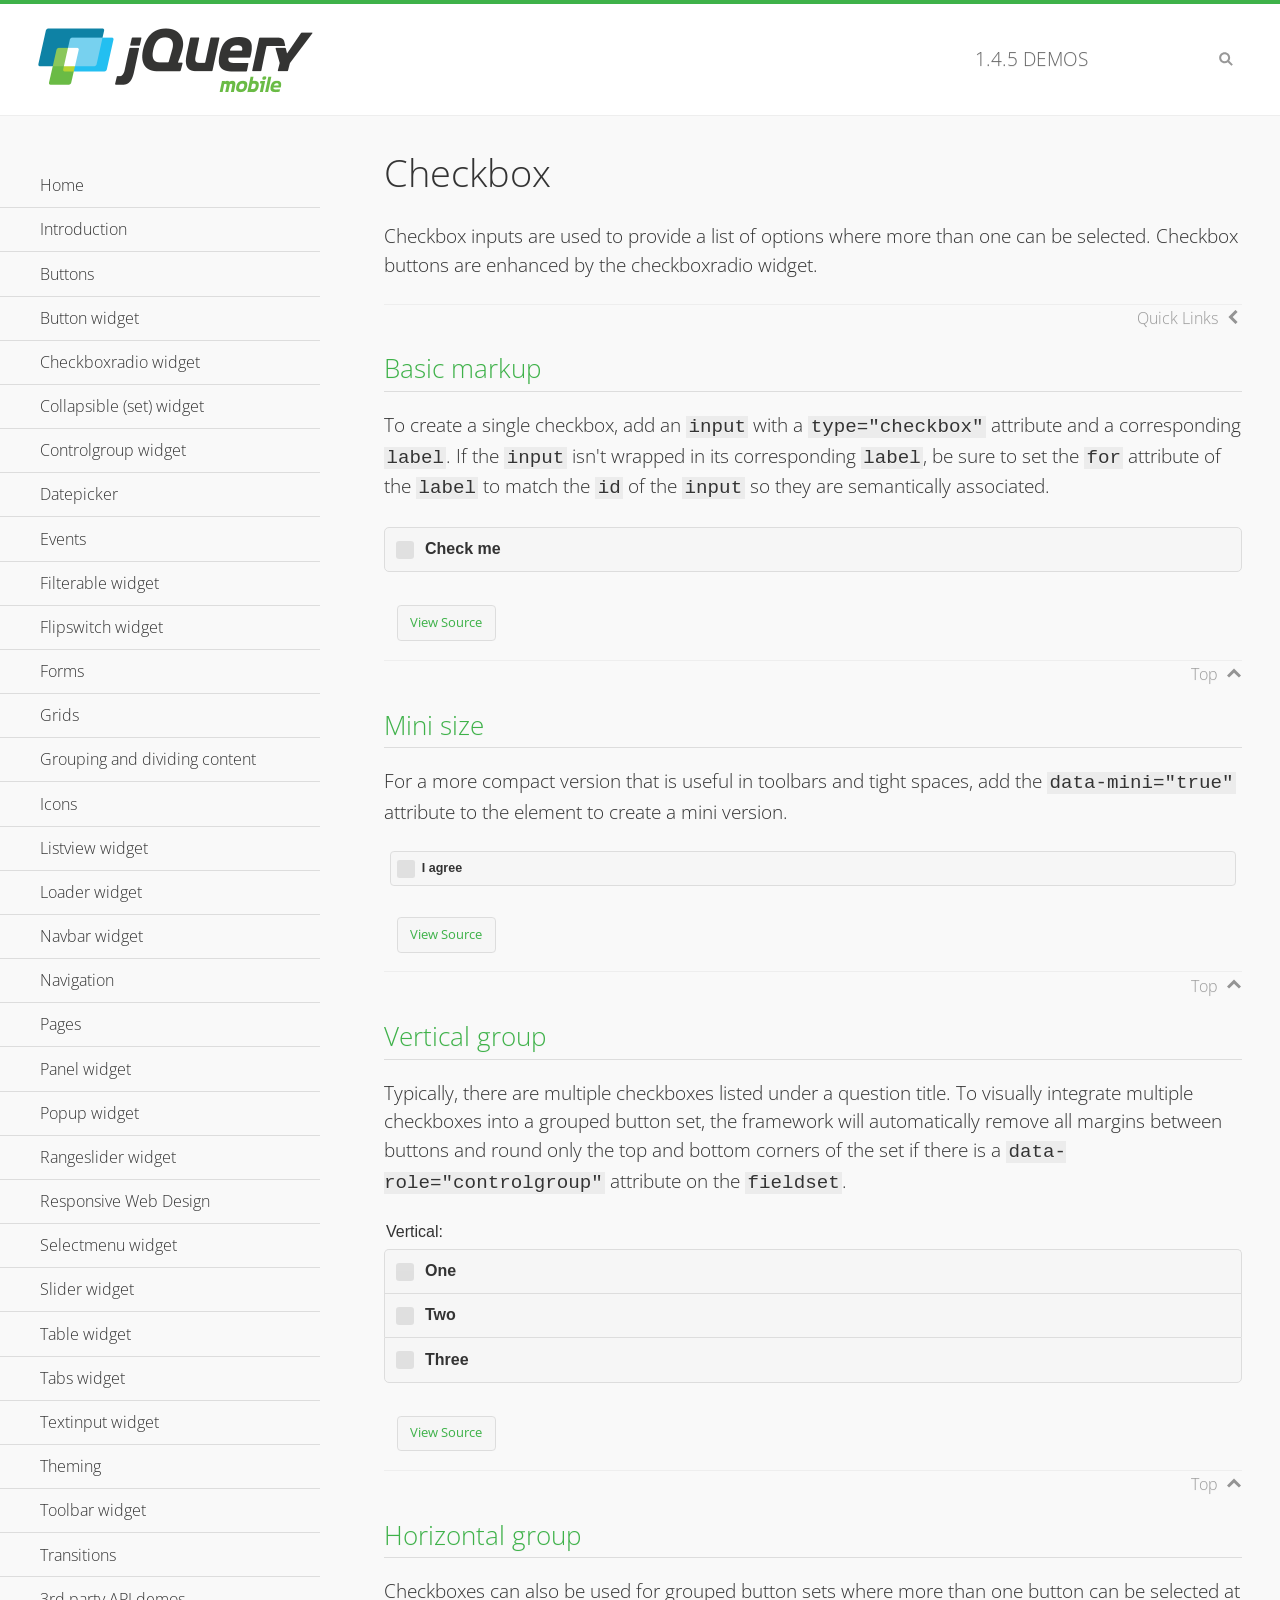
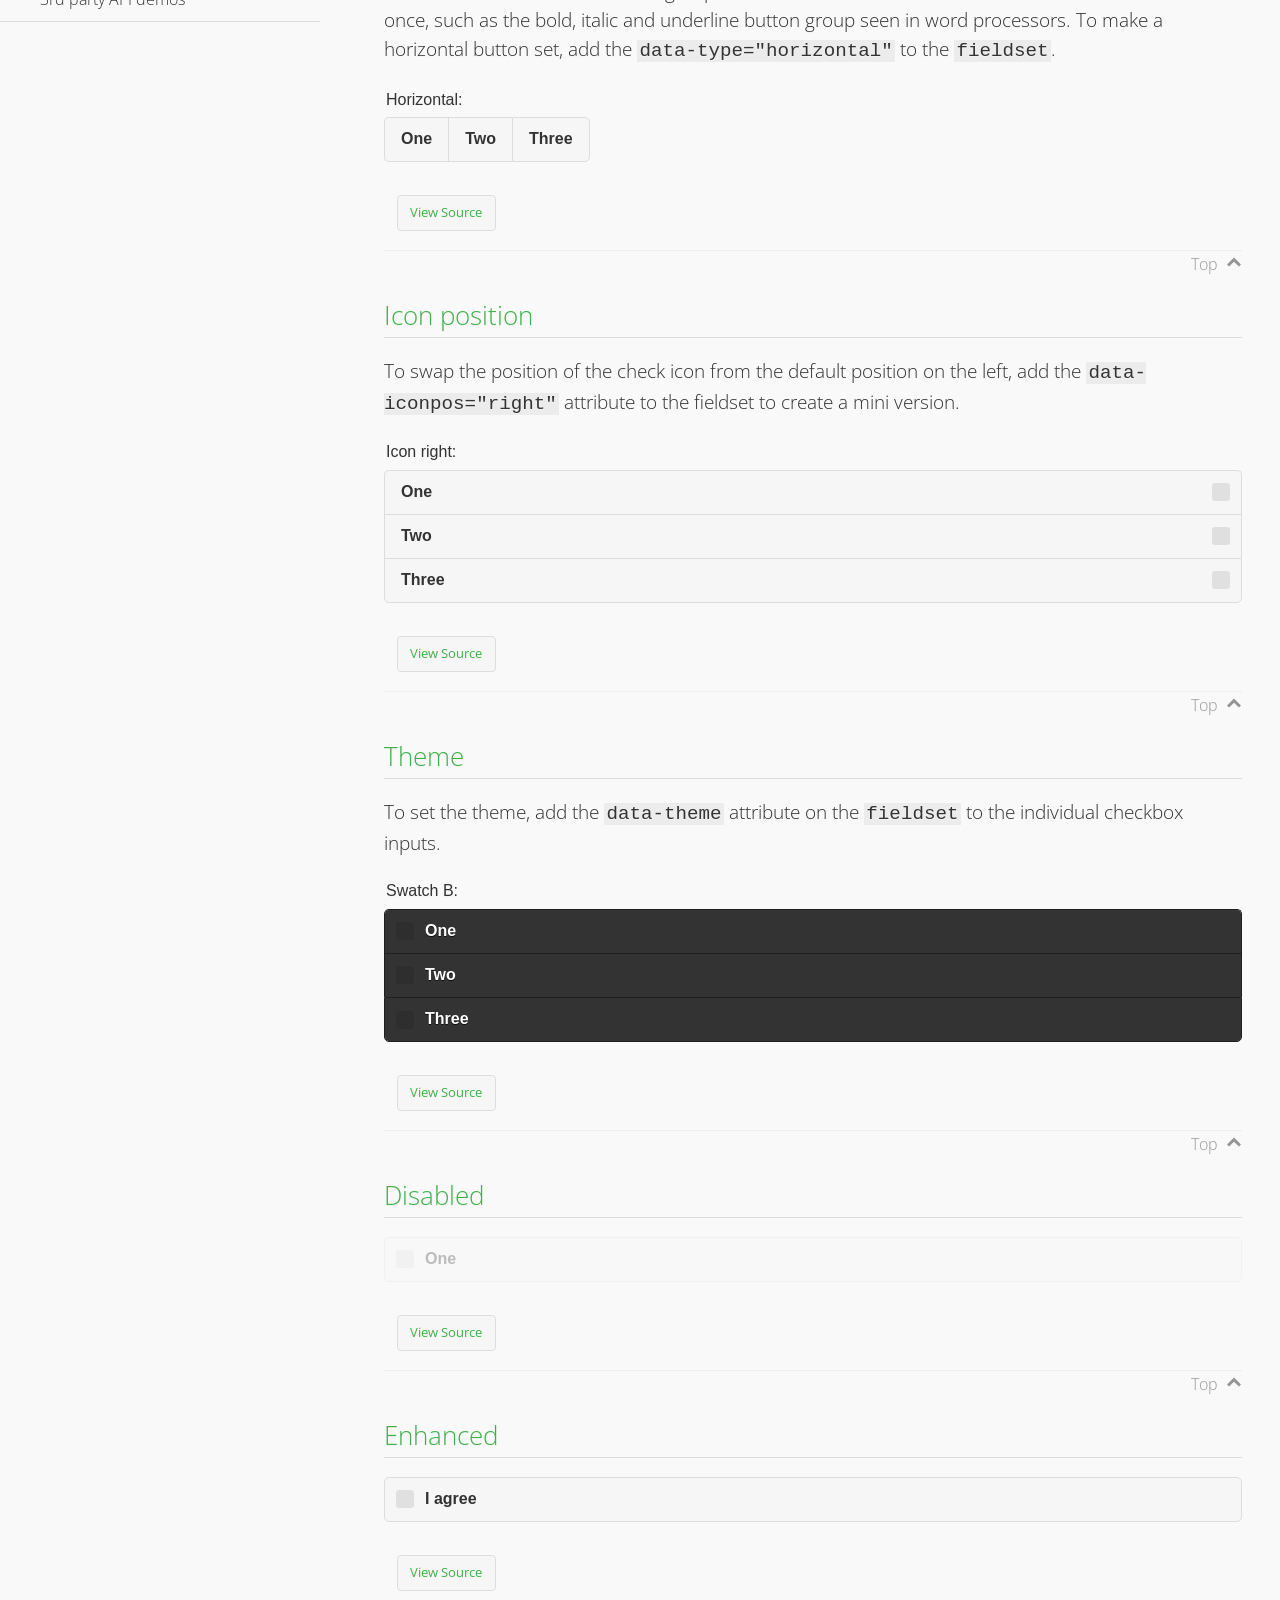
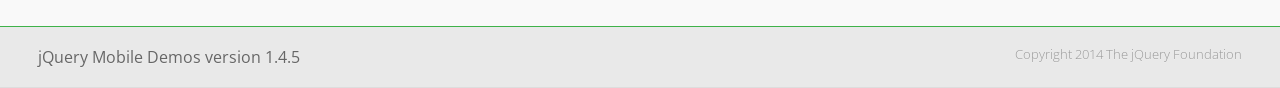
<file: _phonegap/www/js/libs/jquery-mobile/demos/checkboxradio-checkbox/index.html>
<!DOCTYPE html>
<html>
<head>
	<meta charset="utf-8">
	<meta name="viewport" content="width=device-width, initial-scale=1">
	<title>Checkbox - jQuery Mobile Demos</title>
	<link rel="shortcut icon" href="../favicon.ico">
	<link rel="stylesheet" href="http://fonts.googleapis.com/css?family=Open+Sans:300,400,700">
	<link rel="stylesheet" href="../css/themes/default/jquery.mobile-1.4.5.min.css">
	<link rel="stylesheet" href="../_assets/css/jqm-demos.css">
	<script src="../js/jquery.js"></script>
	<script src="../_assets/js/index.js"></script>
	<script src="../js/jquery.mobile-1.4.5.min.js"></script>
</head>
<body>
<div data-role="page" class="jqm-demos" data-quicklinks="true">

	<div data-role="header" class="jqm-header">
		<h2><a href="../" title="jQuery Mobile Demos home"><img src="../_assets/img/jquery-logo.png" alt="jQuery Mobile"></a></h2>
		<p><span class="jqm-version"></span> Demos</p>
		<a href="#" class="jqm-navmenu-link ui-btn ui-btn-icon-notext ui-corner-all ui-icon-bars ui-nodisc-icon ui-alt-icon ui-btn-left">Menu</a>
		<a href="#" class="jqm-search-link ui-btn ui-btn-icon-notext ui-corner-all ui-icon-search ui-nodisc-icon ui-alt-icon ui-btn-right">Search</a>
	</div><!-- /header -->

	<div role="main" class="ui-content jqm-content">

		<h1>Checkbox</h1>

		<p>Checkbox inputs are used to provide a list of options where more than one can be selected. Checkbox buttons are enhanced by the checkboxradio widget.</p>

		<h2>Basic markup</h2>

		<p>To create a single checkbox, add an <code>input</code> with a <code>type="checkbox"</code> attribute and a corresponding <code>label</code>. If the <code>input</code> isn't wrapped in its corresponding <code>label</code>, be sure to set the <code>for</code> attribute of the <code>label</code> to match the <code>id</code> of the <code>input</code> so they are semantically associated.</p>

		<div data-demo-html="true">
			<form>
				<label>
					<input type="checkbox" name="checkbox-0 ">Check me
				</label>
			</form>
		</div><!--/demo-html -->

		<h2>Mini size</h2>

		<p>For a more compact version that is useful in toolbars and tight spaces, add the <code>data-mini="true"</code> attribute to the element to create a mini version. </p>

		<div data-demo-html="true">
			<form>
				<input type="checkbox" name="checkbox-mini-0" id="checkbox-mini-0" data-mini="true">
				<label for="checkbox-mini-0">I agree</label>
			</form>
		</div><!--/demo-html -->

		<h2>Vertical group</h2>

		<p>Typically, there are multiple checkboxes listed under a question title. To visually integrate multiple checkboxes into a grouped button set, the framework will automatically remove all margins between buttons and round only the top and bottom corners of the set if there is a <code> data-role="controlgroup"</code> attribute on the <code>fieldset</code>.</p>

		<div data-demo-html="true">
			<form>
				<fieldset data-role="controlgroup">
					<legend>Vertical:</legend>
					<input type="checkbox" name="checkbox-v-2a" id="checkbox-v-2a">
					<label for="checkbox-v-2a">One</label>
					<input type="checkbox" name="checkbox-v-2b" id="checkbox-v-2b">
					<label for="checkbox-v-2b">Two</label>
					<input type="checkbox" name="checkbox-v-2c" id="checkbox-v-2c">
					<label for="checkbox-v-2c">Three</label>
				</fieldset>
			</form>
		</div><!--/demo-html -->

		<h2>Horizontal group</h2>

		<p>Checkboxes can also be used for grouped button sets where more than one button can be selected at once, such as the bold, italic and underline button group seen in word processors. To make a horizontal button set, add the <code> data-type="horizontal"</code> to the <code>fieldset</code>.</p>

		<div data-demo-html="true">
			<form>
				<fieldset data-role="controlgroup" data-type="horizontal">
					<legend>Horizontal:</legend>
					<input type="checkbox" name="checkbox-h-2a" id="checkbox-h-2a">
					<label for="checkbox-h-2a">One</label>
					<input type="checkbox" name="checkbox-h-2b" id="checkbox-h-2b">
					<label for="checkbox-h-2b">Two</label>
					<input type="checkbox" name="checkbox-h-2c" id="checkbox-h-2c">
					<label for="checkbox-h-2c">Three</label>
				</fieldset>
			</form>
		</div><!--/demo-html -->

		<h2>Icon position</h2>

		<p>To swap the position of the check icon from the default position on the left, add the <code>data-iconpos="right"</code> attribute to the fieldset to create a mini version. </p>

		<div data-demo-html="true">
			<form>
				<fieldset data-role="controlgroup" data-iconpos="right">
					<legend>Icon right:</legend>
					<input type="checkbox" name="checkbox-h-6a" id="checkbox-h-6a">
					<label for="checkbox-h-6a">One</label>
					<input type="checkbox" name="checkbox-h-6b" id="checkbox-h-6b">
					<label for="checkbox-h-6b">Two</label>
					<input type="checkbox" name="checkbox-h-6c" id="checkbox-h-6c">
					<label for="checkbox-h-6c">Three</label>
				</fieldset>
			</form>
		</div><!--/demo-html -->

		<h2>Theme</h2>

		<p>To set the theme, add the <code>data-theme</code> attribute on the <code>fieldset</code> to the individual checkbox inputs.</p>

		<div data-demo-html="true">
			<form>
				<fieldset data-role="controlgroup">
					<legend>Swatch B:</legend>
					<input type="checkbox" name="checkbox-t-2a" id="checkbox-t-2a" data-theme="b">
					<label for="checkbox-t-2a">One</label>
					<input type="checkbox" name="checkbox-t-2b" id="checkbox-t-2b" data-theme="b">
					<label for="checkbox-t-2b">Two</label>
					<input type="checkbox" name="checkbox-t-2c" id="checkbox-t-2c" data-theme="b">
					<label for="checkbox-t-2c">Three</label>
				</fieldset>
			</form>
		</div><!--/demo-html -->

		<h2>Disabled</h2>

		<div data-demo-html="true">
			<form>
				<input disabled type="checkbox" name="checkbox-t-3a" id="checkbox-t-3a" data-theme="a">
				<label for="checkbox-t-3a">One</label>
			</form>
		</div><!--/demo-html -->

		<h2>Enhanced</h2>

		<div data-demo-html="true">
			<div class="ui-checkbox">
				<label for="checkbox-enhanced" class="ui-btn ui-corner-all ui-btn-inherit ui-btn-icon-left ui-checkbox-off">I agree</label>
				<input type="checkbox" name="checkbox-enhanced" id="checkbox-enhanced" data-enhanced="true">
			</div>
		</div><!--/demo-html -->

	</div><!-- /content -->
	    <div data-role="panel" class="jqm-navmenu-panel" data-position="left" data-display="overlay" data-theme="a">
	    	<ul class="jqm-list ui-alt-icon ui-nodisc-icon">
<li data-filtertext="demos homepage" data-icon="home"><a href=".././">Home</a></li>
<li data-filtertext="introduction overview getting started"><a href="../intro/" data-ajax="false">Introduction</a></li>
<li data-filtertext="buttons button markup buttonmarkup method anchor link button element"><a href="../button-markup/" data-ajax="false">Buttons</a></li>
<li data-filtertext="form button widget input button submit reset"><a href="../button/" data-ajax="false">Button widget</a></li>
<li data-role="collapsible" data-enhanced="true" data-collapsed-icon="carat-d" data-expanded-icon="carat-u" data-iconpos="right" data-inset="false" class="ui-collapsible ui-collapsible-themed-content ui-collapsible-collapsed">
	<h3 class="ui-collapsible-heading ui-collapsible-heading-collapsed">
		<a href="#" class="ui-collapsible-heading-toggle ui-btn ui-btn-icon-right ui-btn-inherit ui-icon-carat-d">
		    Checkboxradio widget<span class="ui-collapsible-heading-status"> click to expand contents</span>
		</a>
	</h3>
	<div class="ui-collapsible-content ui-body-inherit ui-collapsible-content-collapsed" aria-hidden="true">
		<ul>
			<li data-filtertext="form checkboxradio widget checkbox input checkboxes controlgroups"><a href="../checkboxradio-checkbox/" data-ajax="false">Checkboxes</a></li>
			<li data-filtertext="form checkboxradio widget radio input radio buttons controlgroups"><a href="../checkboxradio-radio/" data-ajax="false">Radio buttons</a></li>
		</ul>
	</div>
</li>
<li data-role="collapsible" data-enhanced="true" data-collapsed-icon="carat-d" data-expanded-icon="carat-u" data-iconpos="right" data-inset="false" class="ui-collapsible ui-collapsible-themed-content ui-collapsible-collapsed">
	<h3 class="ui-collapsible-heading ui-collapsible-heading-collapsed">
		<a href="#" class="ui-collapsible-heading-toggle ui-btn ui-btn-icon-right ui-btn-inherit ui-icon-carat-d">
			Collapsible (set) widget<span class="ui-collapsible-heading-status"> click to expand contents</span>
		</a>
	</h3>
	<div class="ui-collapsible-content ui-body-inherit ui-collapsible-content-collapsed" aria-hidden="true">
		<ul>
			<li data-filtertext="collapsibles content formatting"><a href="../collapsible/" data-ajax="false">Collapsible</a></li>
			<li data-filtertext="dynamic collapsible set accordion append expand"><a href="../collapsible-dynamic/" data-ajax="false">Dynamic collapsibles</a></li>
			<li data-filtertext="accordions collapsible set widget content formatting grouped collapsibles"><a href="../collapsibleset/" data-ajax="false">Collapsible set</a></li>
		</ul>
	</div>
</li>
<li data-role="collapsible" data-enhanced="true" data-collapsed-icon="carat-d" data-expanded-icon="carat-u" data-iconpos="right" data-inset="false" class="ui-collapsible ui-collapsible-themed-content ui-collapsible-collapsed">
	<h3 class="ui-collapsible-heading ui-collapsible-heading-collapsed">
		<a href="#" class="ui-collapsible-heading-toggle ui-btn ui-btn-icon-right ui-btn-inherit ui-icon-carat-d">
			Controlgroup widget<span class="ui-collapsible-heading-status"> click to expand contents</span>
		</a>
	</h3>
	<div class="ui-collapsible-content ui-body-inherit ui-collapsible-content-collapsed" aria-hidden="true">
		<ul>
			<li data-filtertext="controlgroups selectmenu checkboxradio input grouped buttons horizontal vertical"><a href="../controlgroup/" data-ajax="false">Controlgroup</a></li>
			<li data-filtertext="dynamic controlgroup dynamically add buttons"><a href="../controlgroup-dynamic/" data-ajax="false">Dynamic controlgroups</a></li>
		</ul>
	</div>
</li>
<li data-filtertext="form datepicker widget date input"><a href="../datepicker/" data-ajax="false">Datepicker</a></li>
<li data-role="collapsible" data-enhanced="true" data-collapsed-icon="carat-d" data-expanded-icon="carat-u" data-iconpos="right" data-inset="false" class="ui-collapsible ui-collapsible-themed-content ui-collapsible-collapsed">
	<h3 class="ui-collapsible-heading ui-collapsible-heading-collapsed">
		<a href="#" class="ui-collapsible-heading-toggle ui-btn ui-btn-icon-right ui-btn-inherit ui-icon-carat-d">
			Events<span class="ui-collapsible-heading-status"> click to expand contents</span>
		</a>
	</h3>
	<div class="ui-collapsible-content ui-body-inherit ui-collapsible-content-collapsed" aria-hidden="true">
		<ul>
			<li data-filtertext="swipe to delete list items listviews swipe events"><a href="../swipe-list/" data-ajax="false">Swipe list items</a></li>
			<li data-filtertext="swipe to navigate swipe page navigation swipe events"><a href="../swipe-page/" data-ajax="false">Swipe page navigation</a></li>
		</ul>
	</div>
</li>
<li data-filtertext="filterable filter elements sorting searching listview table"><a href="../filterable/" data-ajax="false">Filterable widget</a></li>
<li data-filtertext="form flipswitch widget flip toggle switch binary select checkbox input"><a href="../flipswitch/" data-ajax="false">Flipswitch widget</a></li>
<li data-role="collapsible" data-enhanced="true" data-collapsed-icon="carat-d" data-expanded-icon="carat-u" data-iconpos="right" data-inset="false" class="ui-collapsible ui-collapsible-themed-content ui-collapsible-collapsed">
	<h3 class="ui-collapsible-heading ui-collapsible-heading-collapsed">
		<a href="#" class="ui-collapsible-heading-toggle ui-btn ui-btn-icon-right ui-btn-inherit ui-icon-carat-d">
			Forms<span class="ui-collapsible-heading-status"> click to expand contents</span>
		</a>
	</h3>
	<div class="ui-collapsible-content ui-body-inherit ui-collapsible-content-collapsed" aria-hidden="true">
		<ul>
			<li data-filtertext="forms text checkbox radio range button submit reset inputs selects textarea slider flipswitch label form elements"><a href="../forms/" data-ajax="false">Forms</a></li>
			<li data-filtertext="form hide labels hidden accessible ui-hidden-accessible forms"><a href="../forms-label-hidden-accessible/" data-ajax="false">Hide labels</a></li>
			<li data-filtertext="form field containers fieldcontain ui-field-contain forms"><a href="../forms-field-contain/" data-ajax="false">Field containers</a></li>
			<li data-filtertext="forms disabled form elements"><a href="../forms-disabled/" data-ajax="false">Forms disabled</a></li>
			<li data-filtertext="forms gallery examples overview forms text checkbox radio range button submit reset inputs selects textarea slider flipswitch label form elements"><a href="../forms-gallery/" data-ajax="false">Forms gallery</a></li>
		</ul>
	</div>
</li>
<li data-role="collapsible" data-enhanced="true" data-collapsed-icon="carat-d" data-expanded-icon="carat-u" data-iconpos="right" data-inset="false" class="ui-collapsible ui-collapsible-themed-content ui-collapsible-collapsed">
	<h3 class="ui-collapsible-heading ui-collapsible-heading-collapsed">
		<a href="#" class="ui-collapsible-heading-toggle ui-btn ui-btn-icon-right ui-btn-inherit ui-icon-carat-d">
			Grids<span class="ui-collapsible-heading-status"> click to expand contents</span>
		</a>
	</h3>
	<div class="ui-collapsible-content ui-body-inherit ui-collapsible-content-collapsed" aria-hidden="true">
		<ul>
			<li data-filtertext="grids columns blocks content formatting rwd responsive css framework"><a href="../grids/" data-ajax="false">Grids</a></li>
			<li data-filtertext="buttons in grids css framework"><a href="../grids-buttons/" data-ajax="false">Buttons in grids</a></li>
			<li data-filtertext="custom responsive grids rwd css framework"><a href="../grids-custom-responsive/" data-ajax="false">Custom responsive grids</a></li>
		</ul>
	</div>
</li>
<li data-filtertext="blocks content formatting sections heading"><a href="../body-bar-classes/" data-ajax="false">Grouping and dividing content</a></li>
<li data-role="collapsible" data-enhanced="true" data-collapsed-icon="carat-d" data-expanded-icon="carat-u" data-iconpos="right" data-inset="false" class="ui-collapsible ui-collapsible-themed-content ui-collapsible-collapsed">
	<h3 class="ui-collapsible-heading ui-collapsible-heading-collapsed">
		<a href="#" class="ui-collapsible-heading-toggle ui-btn ui-btn-icon-right ui-btn-inherit ui-icon-carat-d">
			Icons<span class="ui-collapsible-heading-status"> click to expand contents</span>
		</a>
	</h3>
	<div class="ui-collapsible-content ui-body-inherit ui-collapsible-content-collapsed" aria-hidden="true">
		<ul>
			<li data-filtertext="button icons svg disc alt custom icon position"><a href="../icons/" data-ajax="false">Icons</a></li>
			<li data-filtertext=""><a href="../icons-grunticon/" data-ajax="false">Grunticon loader</a></li>
		</ul>
	</div>
</li>
<li data-role="collapsible" data-enhanced="true" data-collapsed-icon="carat-d" data-expanded-icon="carat-u" data-iconpos="right" data-inset="false" class="ui-collapsible ui-collapsible-themed-content ui-collapsible-collapsed">
	<h3 class="ui-collapsible-heading ui-collapsible-heading-collapsed">
		<a href="#" class="ui-collapsible-heading-toggle ui-btn ui-btn-icon-right ui-btn-inherit ui-icon-carat-d">
			Listview widget<span class="ui-collapsible-heading-status"> click to expand contents</span>
		</a>
	</h3>
	<div class="ui-collapsible-content ui-body-inherit ui-collapsible-content-collapsed" aria-hidden="true">
		<ul>
			<li data-filtertext="listview widget thumbnails icons nested split button collapsible ul ol"><a href="../listview/" data-ajax="false">Listview</a></li>
			<li data-filtertext="autocomplete filterable reveal listview filtertextbeforefilter placeholder"><a href="../listview-autocomplete/" data-ajax="false">Listview autocomplete</a></li>
			<li data-filtertext="autocomplete filterable reveal listview remote data filtertextbeforefilter placeholder"><a href="../listview-autocomplete-remote/" data-ajax="false">Listview autocomplete remote data</a></li>
			<li data-filtertext="autodividers anchor jump scroll linkbars listview lists ul ol"><a href="../listview-autodividers-linkbar/" data-ajax="false">Listview autodividers linkbar</a></li>
			<li data-filtertext="listview autodividers selector autodividersselector lists ul ol"><a href="../listview-autodividers-selector/" data-ajax="false">Listview autodividers selector</a></li>
			<li data-filtertext="listview nested list items"><a href="../listview-nested-lists/" data-ajax="false">Nested Listviews</a></li>
			<li data-filtertext="listview collapsible list items flat"><a href="../listview-collapsible-item-flat/" data-ajax="false">Listview collapsible list items (flat)</a></li>
			<li data-filtertext="listview collapsible list indented"><a href="../listview-collapsible-item-indented/" data-ajax="false">Listview collapsible list items (indented)</a></li>
			<li data-filtertext="grid listview responsive grids responsive listviews lists ul"><a href="../listview-grid/" data-ajax="false">Listview responsive grid</a></li>
		</ul>
	</div>
</li>
<li data-filtertext="loader widget page loading navigation overlay spinner"><a href="../loader/" data-ajax="false">Loader widget</a></li>
<li data-filtertext="navbar widget navmenu toolbars header footer"><a href="../navbar/" data-ajax="false">Navbar widget</a></li>
<li data-role="collapsible" data-enhanced="true" data-collapsed-icon="carat-d" data-expanded-icon="carat-u" data-iconpos="right" data-inset="false" class="ui-collapsible ui-collapsible-themed-content ui-collapsible-collapsed">
	<h3 class="ui-collapsible-heading ui-collapsible-heading-collapsed">
		<a href="#" class="ui-collapsible-heading-toggle ui-btn ui-btn-icon-right ui-btn-inherit ui-icon-carat-d">
			Navigation<span class="ui-collapsible-heading-status"> click to expand contents</span>
		</a>
	</h3>
	<div class="ui-collapsible-content ui-body-inherit ui-collapsible-content-collapsed" aria-hidden="true">
		<ul>
			<li data-filtertext="ajax navigation navigate widget history event method"><a href="../navigation/" data-ajax="false">Navigation</a></li>
			<li data-filtertext="linking pages page links navigation ajax prefetch cache"><a href="../navigation-linking-pages/" data-ajax="false">Linking pages</a></li>
			<!-- <li data-filtertext="php redirect server redirection server-side navigation"><a href="../navigation-php-redirect/" data-ajax="false">PHP redirect demo</a></li>-->
			<li data-filtertext="navigation redirection hash query"><a href="../navigation-hash-processing/" data-ajax="false">Hash processing demo</a></li>
			<li data-filtertext="navigation redirection hash query"><a href="../page-events/" data-ajax="false">Page Navigation Events</a></li>
		</ul>
	</div>
</li>
<li data-role="collapsible" data-enhanced="true" data-collapsed-icon="carat-d" data-expanded-icon="carat-u" data-iconpos="right" data-inset="false" class="ui-collapsible ui-collapsible-themed-content ui-collapsible-collapsed">
	<h3 class="ui-collapsible-heading ui-collapsible-heading-collapsed">
		<a href="#" class="ui-collapsible-heading-toggle ui-btn ui-btn-icon-right ui-btn-inherit ui-icon-carat-d">
			Pages<span class="ui-collapsible-heading-status"> click to expand contents</span>
		</a>
	</h3>
	<div class="ui-collapsible-content ui-body-inherit ui-collapsible-content-collapsed" aria-hidden="true">
		<ul>
			<li data-filtertext="pages page widget ajax navigation"><a href="../pages/" data-ajax="false">Pages</a></li>
			<li data-filtertext="single page"><a href="../pages-single-page/" data-ajax="false">Single page</a></li>
			<li data-filtertext="multipage multi-page page"><a href="../pages-multi-page/" data-ajax="false">Multi-page template</a></li>
			<li data-filtertext="dialog page widget modal popup"><a href="../pages-dialog/" data-ajax="false">Dialog page</a></li>
		</ul>
	</div>
</li>
<li data-role="collapsible" data-enhanced="true" data-collapsed-icon="carat-d" data-expanded-icon="carat-u" data-iconpos="right" data-inset="false" class="ui-collapsible ui-collapsible-themed-content ui-collapsible-collapsed">
	<h3 class="ui-collapsible-heading ui-collapsible-heading-collapsed">
		<a href="#" class="ui-collapsible-heading-toggle ui-btn ui-btn-icon-right ui-btn-inherit ui-icon-carat-d">
			Panel widget<span class="ui-collapsible-heading-status"> click to expand contents</span>
		</a>
	</h3>
	<div class="ui-collapsible-content ui-body-inherit ui-collapsible-content-collapsed" aria-hidden="true">
		<ul>
			<li data-filtertext="panel widget sliding panels reveal push overlay responsive"><a href="../panel/" data-ajax="false">Panel</a></li>
			<li data-filtertext=""><a href="../panel-external/" data-ajax="false">External panels</a></li>
			<li data-filtertext="panel "><a href="../panel-fixed/" data-ajax="false">Fixed panels</a></li>
			<li data-filtertext="panel slide panels sliding panels shadow rwd responsive breakpoint"><a href="../panel-responsive/" data-ajax="false">Panels responsive</a></li>
			<li data-filtertext="panel custom style custom panel width reveal shadow listview panel styling page background wrapper"><a href="../panel-styling/" data-ajax="false">Custom panel style</a></li>
			<li data-filtertext="panel open on swipe"><a href="../panel-swipe-open/" data-ajax="false">Panel open on swipe</a></li>
			<li data-filtertext="panels outside page internal external toolbars"><a href="../panel-external-internal/" data-ajax="false">Panel external and internal</a></li>
		</ul>
	</div>
</li>
<li data-role="collapsible" data-enhanced="true" data-collapsed-icon="carat-d" data-expanded-icon="carat-u" data-iconpos="right" data-inset="false" class="ui-collapsible ui-collapsible-themed-content ui-collapsible-collapsed">
	<h3 class="ui-collapsible-heading ui-collapsible-heading-collapsed">
		<a href="#" class="ui-collapsible-heading-toggle ui-btn ui-btn-icon-right ui-btn-inherit ui-icon-carat-d">
			Popup widget<span class="ui-collapsible-heading-status"> click to expand contents</span>
		</a>
	</h3>
	<div class="ui-collapsible-content ui-body-inherit ui-collapsible-content-collapsed" aria-hidden="true">
		<ul>
			<li data-filtertext="popup widget popups dialog modal transition tooltip lightbox form overlay screen flip pop fade transition"><a href="../popup/" data-ajax="false">Popup</a></li>
			<li data-filtertext="popup alignment position"><a href="../popup-alignment/" data-ajax="false">Popup alignment</a></li>
			<li data-filtertext="popup arrow size popups popover"><a href="../popup-arrow-size/" data-ajax="false">Popup arrow size</a></li>
			<li data-filtertext="dynamic popups popup images lightbox"><a href="../popup-dynamic/" data-ajax="false">Dynamic popups</a></li>
			<li data-filtertext="popups with iframes scaling"><a href="../popup-iframe/" data-ajax="false">Popups with iframes</a></li>
			<li data-filtertext="popup image scaling"><a href="../popup-image-scaling/" data-ajax="false">Popup image scaling</a></li>
			<li data-filtertext="external popup outside multi-page"><a href="../popup-outside-multipage/" data-ajax="false">Popup outside multi-page</a></li>
		</ul>
	</div>
</li>
<li data-filtertext="form rangeslider widget dual sliders dual handle sliders range input"><a href="../rangeslider/" data-ajax="false">Rangeslider widget</a></li>
<li data-filtertext="responsive web design rwd adaptive progressive enhancement PE accessible mobile breakpoints media query media queries"><a href="../rwd/" data-ajax="false">Responsive Web Design</a></li>
<li data-role="collapsible" data-enhanced="true" data-collapsed-icon="carat-d" data-expanded-icon="carat-u" data-iconpos="right" data-inset="false" class="ui-collapsible ui-collapsible-themed-content ui-collapsible-collapsed">
	<h3 class="ui-collapsible-heading ui-collapsible-heading-collapsed">
		<a href="#" class="ui-collapsible-heading-toggle ui-btn ui-btn-icon-right ui-btn-inherit ui-icon-carat-d">
			Selectmenu widget<span class="ui-collapsible-heading-status"> click to expand contents</span>
		</a>
	</h3>
	<div class="ui-collapsible-content ui-body-inherit ui-collapsible-content-collapsed" aria-hidden="true">
		<ul>
			<li data-filtertext="form selectmenu widget select input custom select menu selects"><a href="../selectmenu/" data-ajax="false">Selectmenu</a></li>
			<li data-filtertext="form custom select menu selectmenu widget custom menu option optgroup multiple selects"><a href="../selectmenu-custom/" data-ajax="false">Custom select menu</a></li>
			<li data-filtertext="filterable select filter popup dialog"><a href="../selectmenu-custom-filter/" data-ajax="false">Custom select menu with filter</a></li>
		</ul>
	</div>
</li>
<li data-role="collapsible" data-enhanced="true" data-collapsed-icon="carat-d" data-expanded-icon="carat-u" data-iconpos="right" data-inset="false" class="ui-collapsible ui-collapsible-themed-content ui-collapsible-collapsed">
	<h3 class="ui-collapsible-heading ui-collapsible-heading-collapsed">
		<a href="#" class="ui-collapsible-heading-toggle ui-btn ui-btn-icon-right ui-btn-inherit ui-icon-carat-d">
			Slider widget<span class="ui-collapsible-heading-status"> click to expand contents</span>
		</a>
	</h3>
	<div class="ui-collapsible-content ui-body-inherit ui-collapsible-content-collapsed" aria-hidden="true">
		<ul>
			<li data-filtertext="form slider widget range input single sliders"><a href="../slider/" data-ajax="false">Slider</a></li>
			<li data-filtertext="form slider widget flipswitch slider binary select flip toggle switch"><a href="../slider-flipswitch/" data-ajax="false">Slider flip toggle switch</a></li>
			<li data-filtertext="form slider tooltip handle value input range sliders"><a href="../slider-tooltip/" data-ajax="false">Slider tooltip</a></li>
		</ul>
	</div>
</li>
<li data-role="collapsible" data-enhanced="true" data-collapsed-icon="carat-d" data-expanded-icon="carat-u" data-iconpos="right" data-inset="false" class="ui-collapsible ui-collapsible-themed-content ui-collapsible-collapsed">
	<h3 class="ui-collapsible-heading ui-collapsible-heading-collapsed">
		<a href="#" class="ui-collapsible-heading-toggle ui-btn ui-btn-icon-right ui-btn-inherit ui-icon-carat-d">
			Table widget<span class="ui-collapsible-heading-status"> click to expand contents</span>
		</a>
	</h3>
	<div class="ui-collapsible-content ui-body-inherit ui-collapsible-content-collapsed" aria-hidden="true">
		<ul>
			<li data-filtertext="table widget reflow column toggle th td responsive tables rwd hide show tabular"><a href="../table-column-toggle/" data-ajax="false">Table Column Toggle</a></li>
			<li data-filtertext="table column toggle phone comparison demo"><a href="../table-column-toggle-example/" data-ajax="false">Table Column Toggle demo</a></li>
			<li data-filtertext="responsive tables table column toggle heading groups rwd breakpoint"><a href="../table-column-toggle-heading-groups/" data-ajax="false">Table Column Toggle heading groups</a></li>
			<li data-filtertext="responsive tables table column toggle hide rwd breakpoint customization options"><a href="../table-column-toggle-options/" data-ajax="false">Table Column Toggle options</a></li>
			<li data-filtertext="table reflow th td responsive rwd columns tabular"><a href="../table-reflow/" data-ajax="false">Table Reflow</a></li>
			<li data-filtertext="responsive tables table reflow heading groups rwd breakpoint"><a href="../table-reflow-heading-groups/" data-ajax="false">Table Reflow heading groups</a></li>
			<li data-filtertext="responsive tables table reflow stripes strokes table style"><a href="../table-reflow-stripes-strokes/" data-ajax="false">Table Reflow stripes and strokes</a></li>
			<li data-filtertext="responsive tables table reflow stack custom styles"><a href="../table-reflow-styling/" data-ajax="false">Table Reflow custom styles</a></li>
		</ul>
	</div>
</li>
<li data-filtertext="ui tabs widget"><a href="../tabs/" data-ajax="false">Tabs widget</a></li>
<li data-filtertext="form textinput widget text input textarea number date time tel email file color password"><a href="../textinput/" data-ajax="false">Textinput widget</a></li>
<li data-role="collapsible" data-enhanced="true" data-collapsed-icon="carat-d" data-expanded-icon="carat-u" data-iconpos="right" data-inset="false" class="ui-collapsible ui-collapsible-themed-content ui-collapsible-collapsed">
	<h3 class="ui-collapsible-heading ui-collapsible-heading-collapsed">
		<a href="#" class="ui-collapsible-heading-toggle ui-btn ui-btn-icon-right ui-btn-inherit ui-icon-carat-d">
			Theming<span class="ui-collapsible-heading-status"> click to expand contents</span>
		</a>
	</h3>
	<div class="ui-collapsible-content ui-body-inherit ui-collapsible-content-collapsed" aria-hidden="true">
		<ul>
			<li data-filtertext="default theme swatches theming style css"><a href="../theme-default/" data-ajax="false">Default theme</a></li>
			<li data-filtertext="classic theme old theme swatches theming style css"><a href="../theme-classic/" data-ajax="false">Classic theme</a></li>
		</ul>
	</div>
</li>
<li data-role="collapsible" data-enhanced="true" data-collapsed-icon="carat-d" data-expanded-icon="carat-u" data-iconpos="right" data-inset="false" class="ui-collapsible ui-collapsible-themed-content ui-collapsible-collapsed">
	<h3 class="ui-collapsible-heading ui-collapsible-heading-collapsed">
		<a href="#" class="ui-collapsible-heading-toggle ui-btn ui-btn-icon-right ui-btn-inherit ui-icon-carat-d">
			Toolbar widget<span class="ui-collapsible-heading-status"> click to expand contents</span>
		</a>
	</h3>
	<div class="ui-collapsible-content ui-body-inherit ui-collapsible-content-collapsed" aria-hidden="true">
		<ul>
			<li data-filtertext="toolbar widget header footer toolbars fixed fullscreen external sections"><a href="../toolbar/" data-ajax="false">Toolbar</a></li>
			<li data-filtertext="dynamic toolbars dynamically add toolbar header footer"><a href="../toolbar-dynamic/" data-ajax="false">Dynamic toolbars</a></li>
			<li data-filtertext="external toolbars header footer"><a href="../toolbar-external/" data-ajax="false">External toolbars</a></li>
			<li data-filtertext="fixed toolbars header footer"><a href="../toolbar-fixed/" data-ajax="false">Fixed toolbars</a></li>
			<li data-filtertext="fixed fullscreen toolbars header footer"><a href="../toolbar-fixed-fullscreen/" data-ajax="false">Fullscreen toolbars</a></li>
			<li data-filtertext="external fixed toolbars header footer"><a href="../toolbar-fixed-external/" data-ajax="false">Fixed external toolbars</a></li>
			<li data-filtertext="external persistent toolbars header footer navbar navmenu"><a href="../toolbar-fixed-persistent/" data-ajax="false">Persistent toolbars</a></li>
			<li data-filtertext="external ajax optimized toolbars persistent toolbars header footer navbar"><a href="../toolbar-fixed-persistent-optimized/" data-ajax="false">Ajax optimized toolbars</a></li>
			<li data-filtertext="form in toolbars header footer"><a href="../toolbar-fixed-forms/" data-ajax="false">Form in toolbar</a></li>
		</ul>
	</div>
</li>
<li data-filtertext="page transitions animated pages popup navigation flip slide fade pop"><a href="../transitions/" data-ajax="false">Transitions</a></li>
<li data-role="collapsible" data-enhanced="true" data-collapsed-icon="carat-d" data-expanded-icon="carat-u" data-iconpos="right" data-inset="false" class="ui-collapsible ui-collapsible-themed-content ui-collapsible-collapsed">
	<h3 class="ui-collapsible-heading ui-collapsible-heading-collapsed">
		<a href="#" class="ui-collapsible-heading-toggle ui-btn ui-btn-icon-right ui-btn-inherit ui-icon-carat-d">
			3rd party API demos<span class="ui-collapsible-heading-status"> click to expand contents</span>
		</a>
	</h3>
	<div class="ui-collapsible-content ui-body-inherit ui-collapsible-content-collapsed" aria-hidden="true">
		<ul>
			<li data-filtertext="backbone requirejs navigation router"><a href="../backbone-requirejs/" data-ajax="false">Backbone RequireJS</a></li>
			<li data-filtertext="google maps geolocation demo"><a href="../map-geolocation/" data-ajax="false">Google Maps geolocation</a></li>
			<li data-filtertext="google maps hybrid"><a href="../map-list-toggle/" data-ajax="false">Google Maps list toggle</a></li>
		</ul>
	</div>
</li>



		     </ul>
		</div><!-- /panel -->


	<div data-role="footer" data-position="fixed" data-tap-toggle="false" class="jqm-footer">
		<p>jQuery Mobile Demos version <span class="jqm-version"></span></p>
		<p>Copyright 2014 The jQuery Foundation</p>
	</div><!-- /footer -->
	<!-- TODO: This should become an external panel so we can add input to markup (unique ID) -->
    <div data-role="panel" class="jqm-search-panel" data-position="right" data-display="overlay" data-theme="a">
		<div class="jqm-search">
			<ul class="jqm-list" data-filter-placeholder="Search demos..." data-filter-reveal="true">
<li data-filtertext="demos homepage" data-icon="home"><a href=".././">Home</a></li>
<li data-filtertext="introduction overview getting started"><a href="../intro/" data-ajax="false">Introduction</a></li>
<li data-filtertext="buttons button markup buttonmarkup method anchor link button element"><a href="../button-markup/" data-ajax="false">Buttons</a></li>
<li data-filtertext="form button widget input button submit reset"><a href="../button/" data-ajax="false">Button widget</a></li>
<li data-role="collapsible" data-enhanced="true" data-collapsed-icon="carat-d" data-expanded-icon="carat-u" data-iconpos="right" data-inset="false" class="ui-collapsible ui-collapsible-themed-content ui-collapsible-collapsed">
	<h3 class="ui-collapsible-heading ui-collapsible-heading-collapsed">
		<a href="#" class="ui-collapsible-heading-toggle ui-btn ui-btn-icon-right ui-btn-inherit ui-icon-carat-d">
		    Checkboxradio widget<span class="ui-collapsible-heading-status"> click to expand contents</span>
		</a>
	</h3>
	<div class="ui-collapsible-content ui-body-inherit ui-collapsible-content-collapsed" aria-hidden="true">
		<ul>
			<li data-filtertext="form checkboxradio widget checkbox input checkboxes controlgroups"><a href="../checkboxradio-checkbox/" data-ajax="false">Checkboxes</a></li>
			<li data-filtertext="form checkboxradio widget radio input radio buttons controlgroups"><a href="../checkboxradio-radio/" data-ajax="false">Radio buttons</a></li>
		</ul>
	</div>
</li>
<li data-role="collapsible" data-enhanced="true" data-collapsed-icon="carat-d" data-expanded-icon="carat-u" data-iconpos="right" data-inset="false" class="ui-collapsible ui-collapsible-themed-content ui-collapsible-collapsed">
	<h3 class="ui-collapsible-heading ui-collapsible-heading-collapsed">
		<a href="#" class="ui-collapsible-heading-toggle ui-btn ui-btn-icon-right ui-btn-inherit ui-icon-carat-d">
			Collapsible (set) widget<span class="ui-collapsible-heading-status"> click to expand contents</span>
		</a>
	</h3>
	<div class="ui-collapsible-content ui-body-inherit ui-collapsible-content-collapsed" aria-hidden="true">
		<ul>
			<li data-filtertext="collapsibles content formatting"><a href="../collapsible/" data-ajax="false">Collapsible</a></li>
			<li data-filtertext="dynamic collapsible set accordion append expand"><a href="../collapsible-dynamic/" data-ajax="false">Dynamic collapsibles</a></li>
			<li data-filtertext="accordions collapsible set widget content formatting grouped collapsibles"><a href="../collapsibleset/" data-ajax="false">Collapsible set</a></li>
		</ul>
	</div>
</li>
<li data-role="collapsible" data-enhanced="true" data-collapsed-icon="carat-d" data-expanded-icon="carat-u" data-iconpos="right" data-inset="false" class="ui-collapsible ui-collapsible-themed-content ui-collapsible-collapsed">
	<h3 class="ui-collapsible-heading ui-collapsible-heading-collapsed">
		<a href="#" class="ui-collapsible-heading-toggle ui-btn ui-btn-icon-right ui-btn-inherit ui-icon-carat-d">
			Controlgroup widget<span class="ui-collapsible-heading-status"> click to expand contents</span>
		</a>
	</h3>
	<div class="ui-collapsible-content ui-body-inherit ui-collapsible-content-collapsed" aria-hidden="true">
		<ul>
			<li data-filtertext="controlgroups selectmenu checkboxradio input grouped buttons horizontal vertical"><a href="../controlgroup/" data-ajax="false">Controlgroup</a></li>
			<li data-filtertext="dynamic controlgroup dynamically add buttons"><a href="../controlgroup-dynamic/" data-ajax="false">Dynamic controlgroups</a></li>
		</ul>
	</div>
</li>
<li data-filtertext="form datepicker widget date input"><a href="../datepicker/" data-ajax="false">Datepicker</a></li>
<li data-role="collapsible" data-enhanced="true" data-collapsed-icon="carat-d" data-expanded-icon="carat-u" data-iconpos="right" data-inset="false" class="ui-collapsible ui-collapsible-themed-content ui-collapsible-collapsed">
	<h3 class="ui-collapsible-heading ui-collapsible-heading-collapsed">
		<a href="#" class="ui-collapsible-heading-toggle ui-btn ui-btn-icon-right ui-btn-inherit ui-icon-carat-d">
			Events<span class="ui-collapsible-heading-status"> click to expand contents</span>
		</a>
	</h3>
	<div class="ui-collapsible-content ui-body-inherit ui-collapsible-content-collapsed" aria-hidden="true">
		<ul>
			<li data-filtertext="swipe to delete list items listviews swipe events"><a href="../swipe-list/" data-ajax="false">Swipe list items</a></li>
			<li data-filtertext="swipe to navigate swipe page navigation swipe events"><a href="../swipe-page/" data-ajax="false">Swipe page navigation</a></li>
		</ul>
	</div>
</li>
<li data-filtertext="filterable filter elements sorting searching listview table"><a href="../filterable/" data-ajax="false">Filterable widget</a></li>
<li data-filtertext="form flipswitch widget flip toggle switch binary select checkbox input"><a href="../flipswitch/" data-ajax="false">Flipswitch widget</a></li>
<li data-role="collapsible" data-enhanced="true" data-collapsed-icon="carat-d" data-expanded-icon="carat-u" data-iconpos="right" data-inset="false" class="ui-collapsible ui-collapsible-themed-content ui-collapsible-collapsed">
	<h3 class="ui-collapsible-heading ui-collapsible-heading-collapsed">
		<a href="#" class="ui-collapsible-heading-toggle ui-btn ui-btn-icon-right ui-btn-inherit ui-icon-carat-d">
			Forms<span class="ui-collapsible-heading-status"> click to expand contents</span>
		</a>
	</h3>
	<div class="ui-collapsible-content ui-body-inherit ui-collapsible-content-collapsed" aria-hidden="true">
		<ul>
			<li data-filtertext="forms text checkbox radio range button submit reset inputs selects textarea slider flipswitch label form elements"><a href="../forms/" data-ajax="false">Forms</a></li>
			<li data-filtertext="form hide labels hidden accessible ui-hidden-accessible forms"><a href="../forms-label-hidden-accessible/" data-ajax="false">Hide labels</a></li>
			<li data-filtertext="form field containers fieldcontain ui-field-contain forms"><a href="../forms-field-contain/" data-ajax="false">Field containers</a></li>
			<li data-filtertext="forms disabled form elements"><a href="../forms-disabled/" data-ajax="false">Forms disabled</a></li>
			<li data-filtertext="forms gallery examples overview forms text checkbox radio range button submit reset inputs selects textarea slider flipswitch label form elements"><a href="../forms-gallery/" data-ajax="false">Forms gallery</a></li>
		</ul>
	</div>
</li>
<li data-role="collapsible" data-enhanced="true" data-collapsed-icon="carat-d" data-expanded-icon="carat-u" data-iconpos="right" data-inset="false" class="ui-collapsible ui-collapsible-themed-content ui-collapsible-collapsed">
	<h3 class="ui-collapsible-heading ui-collapsible-heading-collapsed">
		<a href="#" class="ui-collapsible-heading-toggle ui-btn ui-btn-icon-right ui-btn-inherit ui-icon-carat-d">
			Grids<span class="ui-collapsible-heading-status"> click to expand contents</span>
		</a>
	</h3>
	<div class="ui-collapsible-content ui-body-inherit ui-collapsible-content-collapsed" aria-hidden="true">
		<ul>
			<li data-filtertext="grids columns blocks content formatting rwd responsive css framework"><a href="../grids/" data-ajax="false">Grids</a></li>
			<li data-filtertext="buttons in grids css framework"><a href="../grids-buttons/" data-ajax="false">Buttons in grids</a></li>
			<li data-filtertext="custom responsive grids rwd css framework"><a href="../grids-custom-responsive/" data-ajax="false">Custom responsive grids</a></li>
		</ul>
	</div>
</li>
<li data-filtertext="blocks content formatting sections heading"><a href="../body-bar-classes/" data-ajax="false">Grouping and dividing content</a></li>
<li data-role="collapsible" data-enhanced="true" data-collapsed-icon="carat-d" data-expanded-icon="carat-u" data-iconpos="right" data-inset="false" class="ui-collapsible ui-collapsible-themed-content ui-collapsible-collapsed">
	<h3 class="ui-collapsible-heading ui-collapsible-heading-collapsed">
		<a href="#" class="ui-collapsible-heading-toggle ui-btn ui-btn-icon-right ui-btn-inherit ui-icon-carat-d">
			Icons<span class="ui-collapsible-heading-status"> click to expand contents</span>
		</a>
	</h3>
	<div class="ui-collapsible-content ui-body-inherit ui-collapsible-content-collapsed" aria-hidden="true">
		<ul>
			<li data-filtertext="button icons svg disc alt custom icon position"><a href="../icons/" data-ajax="false">Icons</a></li>
			<li data-filtertext=""><a href="../icons-grunticon/" data-ajax="false">Grunticon loader</a></li>
		</ul>
	</div>
</li>
<li data-role="collapsible" data-enhanced="true" data-collapsed-icon="carat-d" data-expanded-icon="carat-u" data-iconpos="right" data-inset="false" class="ui-collapsible ui-collapsible-themed-content ui-collapsible-collapsed">
	<h3 class="ui-collapsible-heading ui-collapsible-heading-collapsed">
		<a href="#" class="ui-collapsible-heading-toggle ui-btn ui-btn-icon-right ui-btn-inherit ui-icon-carat-d">
			Listview widget<span class="ui-collapsible-heading-status"> click to expand contents</span>
		</a>
	</h3>
	<div class="ui-collapsible-content ui-body-inherit ui-collapsible-content-collapsed" aria-hidden="true">
		<ul>
			<li data-filtertext="listview widget thumbnails icons nested split button collapsible ul ol"><a href="../listview/" data-ajax="false">Listview</a></li>
			<li data-filtertext="autocomplete filterable reveal listview filtertextbeforefilter placeholder"><a href="../listview-autocomplete/" data-ajax="false">Listview autocomplete</a></li>
			<li data-filtertext="autocomplete filterable reveal listview remote data filtertextbeforefilter placeholder"><a href="../listview-autocomplete-remote/" data-ajax="false">Listview autocomplete remote data</a></li>
			<li data-filtertext="autodividers anchor jump scroll linkbars listview lists ul ol"><a href="../listview-autodividers-linkbar/" data-ajax="false">Listview autodividers linkbar</a></li>
			<li data-filtertext="listview autodividers selector autodividersselector lists ul ol"><a href="../listview-autodividers-selector/" data-ajax="false">Listview autodividers selector</a></li>
			<li data-filtertext="listview nested list items"><a href="../listview-nested-lists/" data-ajax="false">Nested Listviews</a></li>
			<li data-filtertext="listview collapsible list items flat"><a href="../listview-collapsible-item-flat/" data-ajax="false">Listview collapsible list items (flat)</a></li>
			<li data-filtertext="listview collapsible list indented"><a href="../listview-collapsible-item-indented/" data-ajax="false">Listview collapsible list items (indented)</a></li>
			<li data-filtertext="grid listview responsive grids responsive listviews lists ul"><a href="../listview-grid/" data-ajax="false">Listview responsive grid</a></li>
		</ul>
	</div>
</li>
<li data-filtertext="loader widget page loading navigation overlay spinner"><a href="../loader/" data-ajax="false">Loader widget</a></li>
<li data-filtertext="navbar widget navmenu toolbars header footer"><a href="../navbar/" data-ajax="false">Navbar widget</a></li>
<li data-role="collapsible" data-enhanced="true" data-collapsed-icon="carat-d" data-expanded-icon="carat-u" data-iconpos="right" data-inset="false" class="ui-collapsible ui-collapsible-themed-content ui-collapsible-collapsed">
	<h3 class="ui-collapsible-heading ui-collapsible-heading-collapsed">
		<a href="#" class="ui-collapsible-heading-toggle ui-btn ui-btn-icon-right ui-btn-inherit ui-icon-carat-d">
			Navigation<span class="ui-collapsible-heading-status"> click to expand contents</span>
		</a>
	</h3>
	<div class="ui-collapsible-content ui-body-inherit ui-collapsible-content-collapsed" aria-hidden="true">
		<ul>
			<li data-filtertext="ajax navigation navigate widget history event method"><a href="../navigation/" data-ajax="false">Navigation</a></li>
			<li data-filtertext="linking pages page links navigation ajax prefetch cache"><a href="../navigation-linking-pages/" data-ajax="false">Linking pages</a></li>
			<!-- <li data-filtertext="php redirect server redirection server-side navigation"><a href="../navigation-php-redirect/" data-ajax="false">PHP redirect demo</a></li>-->
			<li data-filtertext="navigation redirection hash query"><a href="../navigation-hash-processing/" data-ajax="false">Hash processing demo</a></li>
			<li data-filtertext="navigation redirection hash query"><a href="../page-events/" data-ajax="false">Page Navigation Events</a></li>
		</ul>
	</div>
</li>
<li data-role="collapsible" data-enhanced="true" data-collapsed-icon="carat-d" data-expanded-icon="carat-u" data-iconpos="right" data-inset="false" class="ui-collapsible ui-collapsible-themed-content ui-collapsible-collapsed">
	<h3 class="ui-collapsible-heading ui-collapsible-heading-collapsed">
		<a href="#" class="ui-collapsible-heading-toggle ui-btn ui-btn-icon-right ui-btn-inherit ui-icon-carat-d">
			Pages<span class="ui-collapsible-heading-status"> click to expand contents</span>
		</a>
	</h3>
	<div class="ui-collapsible-content ui-body-inherit ui-collapsible-content-collapsed" aria-hidden="true">
		<ul>
			<li data-filtertext="pages page widget ajax navigation"><a href="../pages/" data-ajax="false">Pages</a></li>
			<li data-filtertext="single page"><a href="../pages-single-page/" data-ajax="false">Single page</a></li>
			<li data-filtertext="multipage multi-page page"><a href="../pages-multi-page/" data-ajax="false">Multi-page template</a></li>
			<li data-filtertext="dialog page widget modal popup"><a href="../pages-dialog/" data-ajax="false">Dialog page</a></li>
		</ul>
	</div>
</li>
<li data-role="collapsible" data-enhanced="true" data-collapsed-icon="carat-d" data-expanded-icon="carat-u" data-iconpos="right" data-inset="false" class="ui-collapsible ui-collapsible-themed-content ui-collapsible-collapsed">
	<h3 class="ui-collapsible-heading ui-collapsible-heading-collapsed">
		<a href="#" class="ui-collapsible-heading-toggle ui-btn ui-btn-icon-right ui-btn-inherit ui-icon-carat-d">
			Panel widget<span class="ui-collapsible-heading-status"> click to expand contents</span>
		</a>
	</h3>
	<div class="ui-collapsible-content ui-body-inherit ui-collapsible-content-collapsed" aria-hidden="true">
		<ul>
			<li data-filtertext="panel widget sliding panels reveal push overlay responsive"><a href="../panel/" data-ajax="false">Panel</a></li>
			<li data-filtertext=""><a href="../panel-external/" data-ajax="false">External panels</a></li>
			<li data-filtertext="panel "><a href="../panel-fixed/" data-ajax="false">Fixed panels</a></li>
			<li data-filtertext="panel slide panels sliding panels shadow rwd responsive breakpoint"><a href="../panel-responsive/" data-ajax="false">Panels responsive</a></li>
			<li data-filtertext="panel custom style custom panel width reveal shadow listview panel styling page background wrapper"><a href="../panel-styling/" data-ajax="false">Custom panel style</a></li>
			<li data-filtertext="panel open on swipe"><a href="../panel-swipe-open/" data-ajax="false">Panel open on swipe</a></li>
			<li data-filtertext="panels outside page internal external toolbars"><a href="../panel-external-internal/" data-ajax="false">Panel external and internal</a></li>
		</ul>
	</div>
</li>
<li data-role="collapsible" data-enhanced="true" data-collapsed-icon="carat-d" data-expanded-icon="carat-u" data-iconpos="right" data-inset="false" class="ui-collapsible ui-collapsible-themed-content ui-collapsible-collapsed">
	<h3 class="ui-collapsible-heading ui-collapsible-heading-collapsed">
		<a href="#" class="ui-collapsible-heading-toggle ui-btn ui-btn-icon-right ui-btn-inherit ui-icon-carat-d">
			Popup widget<span class="ui-collapsible-heading-status"> click to expand contents</span>
		</a>
	</h3>
	<div class="ui-collapsible-content ui-body-inherit ui-collapsible-content-collapsed" aria-hidden="true">
		<ul>
			<li data-filtertext="popup widget popups dialog modal transition tooltip lightbox form overlay screen flip pop fade transition"><a href="../popup/" data-ajax="false">Popup</a></li>
			<li data-filtertext="popup alignment position"><a href="../popup-alignment/" data-ajax="false">Popup alignment</a></li>
			<li data-filtertext="popup arrow size popups popover"><a href="../popup-arrow-size/" data-ajax="false">Popup arrow size</a></li>
			<li data-filtertext="dynamic popups popup images lightbox"><a href="../popup-dynamic/" data-ajax="false">Dynamic popups</a></li>
			<li data-filtertext="popups with iframes scaling"><a href="../popup-iframe/" data-ajax="false">Popups with iframes</a></li>
			<li data-filtertext="popup image scaling"><a href="../popup-image-scaling/" data-ajax="false">Popup image scaling</a></li>
			<li data-filtertext="external popup outside multi-page"><a href="../popup-outside-multipage/" data-ajax="false">Popup outside multi-page</a></li>
		</ul>
	</div>
</li>
<li data-filtertext="form rangeslider widget dual sliders dual handle sliders range input"><a href="../rangeslider/" data-ajax="false">Rangeslider widget</a></li>
<li data-filtertext="responsive web design rwd adaptive progressive enhancement PE accessible mobile breakpoints media query media queries"><a href="../rwd/" data-ajax="false">Responsive Web Design</a></li>
<li data-role="collapsible" data-enhanced="true" data-collapsed-icon="carat-d" data-expanded-icon="carat-u" data-iconpos="right" data-inset="false" class="ui-collapsible ui-collapsible-themed-content ui-collapsible-collapsed">
	<h3 class="ui-collapsible-heading ui-collapsible-heading-collapsed">
		<a href="#" class="ui-collapsible-heading-toggle ui-btn ui-btn-icon-right ui-btn-inherit ui-icon-carat-d">
			Selectmenu widget<span class="ui-collapsible-heading-status"> click to expand contents</span>
		</a>
	</h3>
	<div class="ui-collapsible-content ui-body-inherit ui-collapsible-content-collapsed" aria-hidden="true">
		<ul>
			<li data-filtertext="form selectmenu widget select input custom select menu selects"><a href="../selectmenu/" data-ajax="false">Selectmenu</a></li>
			<li data-filtertext="form custom select menu selectmenu widget custom menu option optgroup multiple selects"><a href="../selectmenu-custom/" data-ajax="false">Custom select menu</a></li>
			<li data-filtertext="filterable select filter popup dialog"><a href="../selectmenu-custom-filter/" data-ajax="false">Custom select menu with filter</a></li>
		</ul>
	</div>
</li>
<li data-role="collapsible" data-enhanced="true" data-collapsed-icon="carat-d" data-expanded-icon="carat-u" data-iconpos="right" data-inset="false" class="ui-collapsible ui-collapsible-themed-content ui-collapsible-collapsed">
	<h3 class="ui-collapsible-heading ui-collapsible-heading-collapsed">
		<a href="#" class="ui-collapsible-heading-toggle ui-btn ui-btn-icon-right ui-btn-inherit ui-icon-carat-d">
			Slider widget<span class="ui-collapsible-heading-status"> click to expand contents</span>
		</a>
	</h3>
	<div class="ui-collapsible-content ui-body-inherit ui-collapsible-content-collapsed" aria-hidden="true">
		<ul>
			<li data-filtertext="form slider widget range input single sliders"><a href="../slider/" data-ajax="false">Slider</a></li>
			<li data-filtertext="form slider widget flipswitch slider binary select flip toggle switch"><a href="../slider-flipswitch/" data-ajax="false">Slider flip toggle switch</a></li>
			<li data-filtertext="form slider tooltip handle value input range sliders"><a href="../slider-tooltip/" data-ajax="false">Slider tooltip</a></li>
		</ul>
	</div>
</li>
<li data-role="collapsible" data-enhanced="true" data-collapsed-icon="carat-d" data-expanded-icon="carat-u" data-iconpos="right" data-inset="false" class="ui-collapsible ui-collapsible-themed-content ui-collapsible-collapsed">
	<h3 class="ui-collapsible-heading ui-collapsible-heading-collapsed">
		<a href="#" class="ui-collapsible-heading-toggle ui-btn ui-btn-icon-right ui-btn-inherit ui-icon-carat-d">
			Table widget<span class="ui-collapsible-heading-status"> click to expand contents</span>
		</a>
	</h3>
	<div class="ui-collapsible-content ui-body-inherit ui-collapsible-content-collapsed" aria-hidden="true">
		<ul>
			<li data-filtertext="table widget reflow column toggle th td responsive tables rwd hide show tabular"><a href="../table-column-toggle/" data-ajax="false">Table Column Toggle</a></li>
			<li data-filtertext="table column toggle phone comparison demo"><a href="../table-column-toggle-example/" data-ajax="false">Table Column Toggle demo</a></li>
			<li data-filtertext="responsive tables table column toggle heading groups rwd breakpoint"><a href="../table-column-toggle-heading-groups/" data-ajax="false">Table Column Toggle heading groups</a></li>
			<li data-filtertext="responsive tables table column toggle hide rwd breakpoint customization options"><a href="../table-column-toggle-options/" data-ajax="false">Table Column Toggle options</a></li>
			<li data-filtertext="table reflow th td responsive rwd columns tabular"><a href="../table-reflow/" data-ajax="false">Table Reflow</a></li>
			<li data-filtertext="responsive tables table reflow heading groups rwd breakpoint"><a href="../table-reflow-heading-groups/" data-ajax="false">Table Reflow heading groups</a></li>
			<li data-filtertext="responsive tables table reflow stripes strokes table style"><a href="../table-reflow-stripes-strokes/" data-ajax="false">Table Reflow stripes and strokes</a></li>
			<li data-filtertext="responsive tables table reflow stack custom styles"><a href="../table-reflow-styling/" data-ajax="false">Table Reflow custom styles</a></li>
		</ul>
	</div>
</li>
<li data-filtertext="ui tabs widget"><a href="../tabs/" data-ajax="false">Tabs widget</a></li>
<li data-filtertext="form textinput widget text input textarea number date time tel email file color password"><a href="../textinput/" data-ajax="false">Textinput widget</a></li>
<li data-role="collapsible" data-enhanced="true" data-collapsed-icon="carat-d" data-expanded-icon="carat-u" data-iconpos="right" data-inset="false" class="ui-collapsible ui-collapsible-themed-content ui-collapsible-collapsed">
	<h3 class="ui-collapsible-heading ui-collapsible-heading-collapsed">
		<a href="#" class="ui-collapsible-heading-toggle ui-btn ui-btn-icon-right ui-btn-inherit ui-icon-carat-d">
			Theming<span class="ui-collapsible-heading-status"> click to expand contents</span>
		</a>
	</h3>
	<div class="ui-collapsible-content ui-body-inherit ui-collapsible-content-collapsed" aria-hidden="true">
		<ul>
			<li data-filtertext="default theme swatches theming style css"><a href="../theme-default/" data-ajax="false">Default theme</a></li>
			<li data-filtertext="classic theme old theme swatches theming style css"><a href="../theme-classic/" data-ajax="false">Classic theme</a></li>
		</ul>
	</div>
</li>
<li data-role="collapsible" data-enhanced="true" data-collapsed-icon="carat-d" data-expanded-icon="carat-u" data-iconpos="right" data-inset="false" class="ui-collapsible ui-collapsible-themed-content ui-collapsible-collapsed">
	<h3 class="ui-collapsible-heading ui-collapsible-heading-collapsed">
		<a href="#" class="ui-collapsible-heading-toggle ui-btn ui-btn-icon-right ui-btn-inherit ui-icon-carat-d">
			Toolbar widget<span class="ui-collapsible-heading-status"> click to expand contents</span>
		</a>
	</h3>
	<div class="ui-collapsible-content ui-body-inherit ui-collapsible-content-collapsed" aria-hidden="true">
		<ul>
			<li data-filtertext="toolbar widget header footer toolbars fixed fullscreen external sections"><a href="../toolbar/" data-ajax="false">Toolbar</a></li>
			<li data-filtertext="dynamic toolbars dynamically add toolbar header footer"><a href="../toolbar-dynamic/" data-ajax="false">Dynamic toolbars</a></li>
			<li data-filtertext="external toolbars header footer"><a href="../toolbar-external/" data-ajax="false">External toolbars</a></li>
			<li data-filtertext="fixed toolbars header footer"><a href="../toolbar-fixed/" data-ajax="false">Fixed toolbars</a></li>
			<li data-filtertext="fixed fullscreen toolbars header footer"><a href="../toolbar-fixed-fullscreen/" data-ajax="false">Fullscreen toolbars</a></li>
			<li data-filtertext="external fixed toolbars header footer"><a href="../toolbar-fixed-external/" data-ajax="false">Fixed external toolbars</a></li>
			<li data-filtertext="external persistent toolbars header footer navbar navmenu"><a href="../toolbar-fixed-persistent/" data-ajax="false">Persistent toolbars</a></li>
			<li data-filtertext="external ajax optimized toolbars persistent toolbars header footer navbar"><a href="../toolbar-fixed-persistent-optimized/" data-ajax="false">Ajax optimized toolbars</a></li>
			<li data-filtertext="form in toolbars header footer"><a href="../toolbar-fixed-forms/" data-ajax="false">Form in toolbar</a></li>
		</ul>
	</div>
</li>
<li data-filtertext="page transitions animated pages popup navigation flip slide fade pop"><a href="../transitions/" data-ajax="false">Transitions</a></li>
<li data-role="collapsible" data-enhanced="true" data-collapsed-icon="carat-d" data-expanded-icon="carat-u" data-iconpos="right" data-inset="false" class="ui-collapsible ui-collapsible-themed-content ui-collapsible-collapsed">
	<h3 class="ui-collapsible-heading ui-collapsible-heading-collapsed">
		<a href="#" class="ui-collapsible-heading-toggle ui-btn ui-btn-icon-right ui-btn-inherit ui-icon-carat-d">
			3rd party API demos<span class="ui-collapsible-heading-status"> click to expand contents</span>
		</a>
	</h3>
	<div class="ui-collapsible-content ui-body-inherit ui-collapsible-content-collapsed" aria-hidden="true">
		<ul>
			<li data-filtertext="backbone requirejs navigation router"><a href="../backbone-requirejs/" data-ajax="false">Backbone RequireJS</a></li>
			<li data-filtertext="google maps geolocation demo"><a href="../map-geolocation/" data-ajax="false">Google Maps geolocation</a></li>
			<li data-filtertext="google maps hybrid"><a href="../map-list-toggle/" data-ajax="false">Google Maps list toggle</a></li>
		</ul>
	</div>
</li>



			</ul>
		</div>
	</div><!-- /panel -->


</div><!-- /page -->

</body>
</html>
</file>
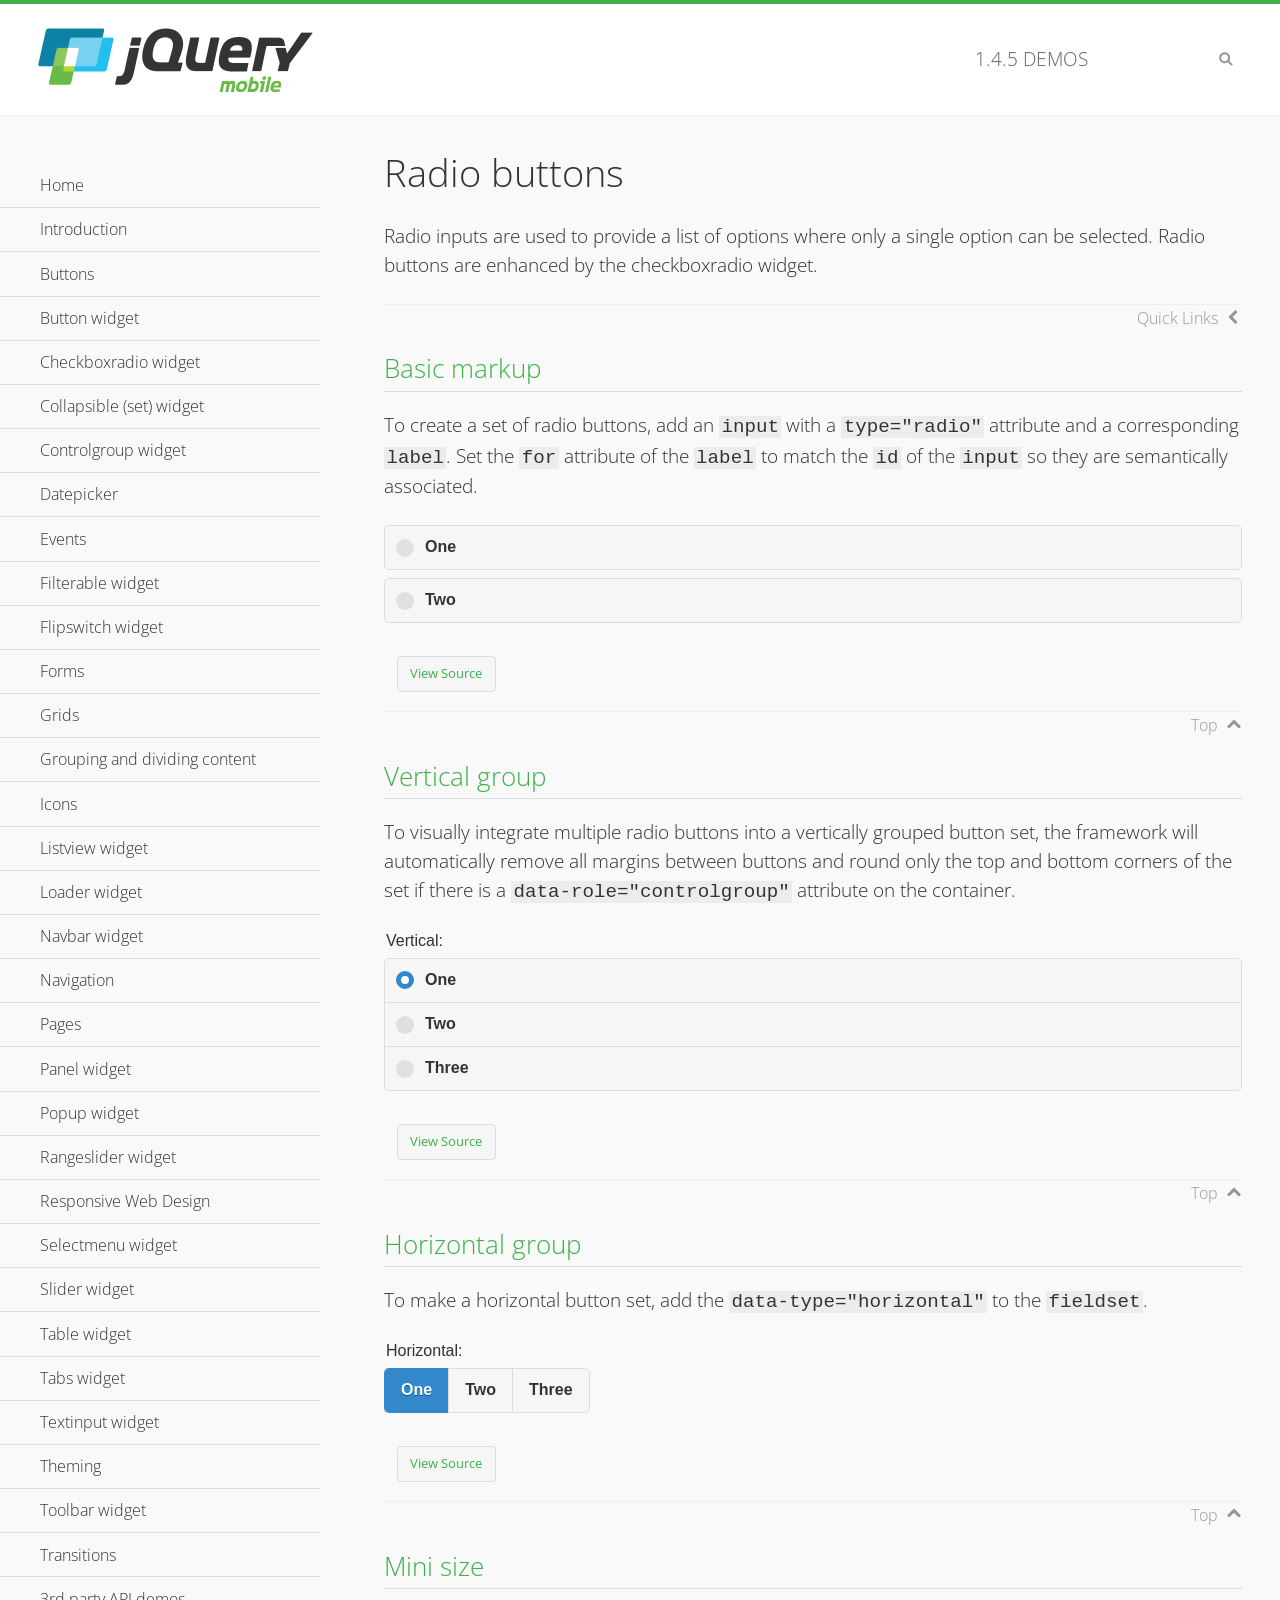
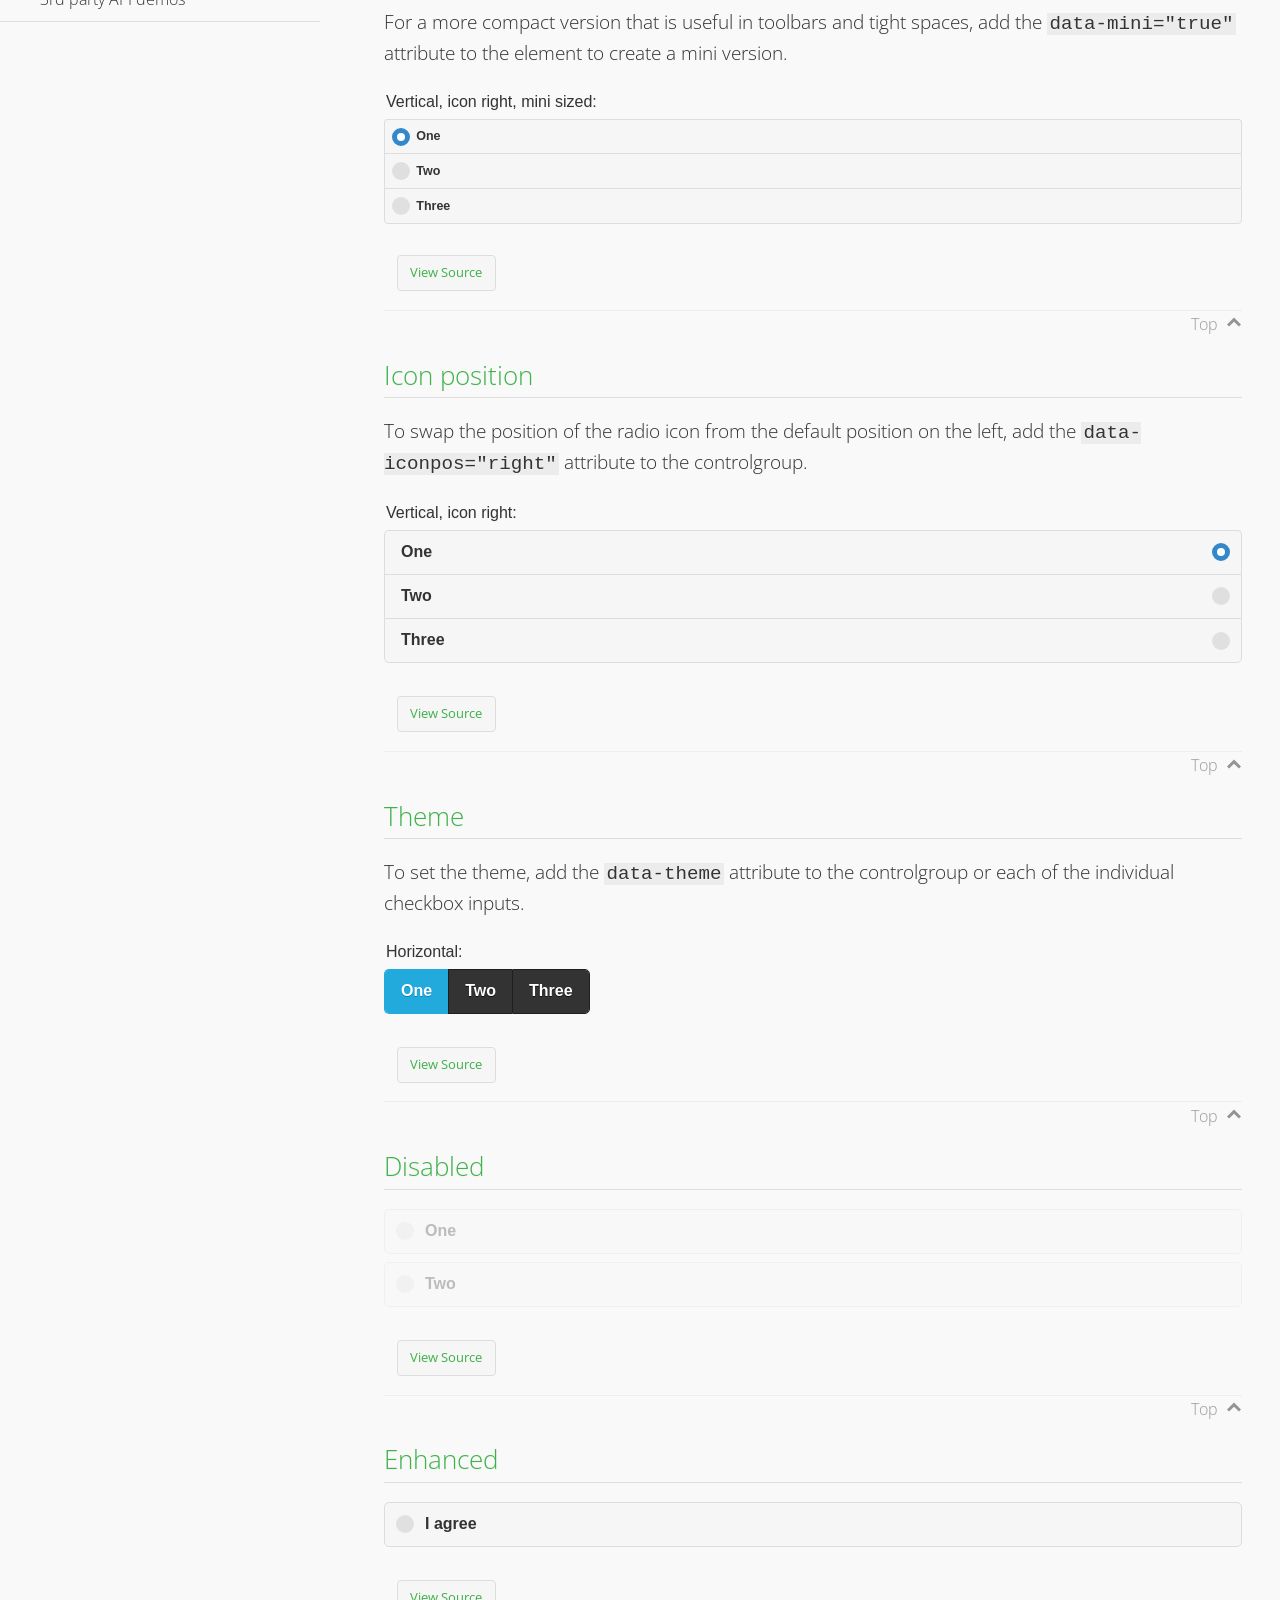
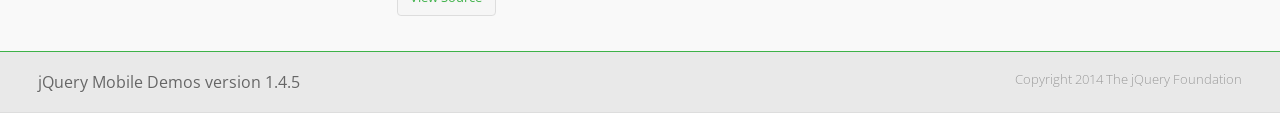
<file: _phonegap/www/js/libs/jquery-mobile/demos/checkboxradio-radio/index.html>
<!DOCTYPE html>
<html>
<head>
	<meta charset="utf-8">
	<meta name="viewport" content="width=device-width, initial-scale=1">
	<title>Radio buttons - jQuery Mobile Demos</title>
	<link rel="shortcut icon" href="../favicon.ico">
	<link rel="stylesheet" href="http://fonts.googleapis.com/css?family=Open+Sans:300,400,700">
	<link rel="stylesheet" href="../css/themes/default/jquery.mobile-1.4.5.min.css">
	<link rel="stylesheet" href="../_assets/css/jqm-demos.css">
	<script src="../js/jquery.js"></script>
	<script src="../_assets/js/index.js"></script>
	<script src="../js/jquery.mobile-1.4.5.min.js"></script>
</head>
<body>
<div data-role="page" class="jqm-demos" data-quicklinks="true">

	<div data-role="header" class="jqm-header">
		<h2><a href="../" title="jQuery Mobile Demos home"><img src="../_assets/img/jquery-logo.png" alt="jQuery Mobile"></a></h2>
		<p><span class="jqm-version"></span> Demos</p>
		<a href="#" class="jqm-navmenu-link ui-btn ui-btn-icon-notext ui-corner-all ui-icon-bars ui-nodisc-icon ui-alt-icon ui-btn-left">Menu</a>
		<a href="#" class="jqm-search-link ui-btn ui-btn-icon-notext ui-corner-all ui-icon-search ui-nodisc-icon ui-alt-icon ui-btn-right">Search</a>
	</div><!-- /header -->

	<div role="main" class="ui-content jqm-content">

		<h1>Radio buttons</h1>

		<p>Radio inputs are used to provide a list of options where only a single option can be selected. Radio buttons are enhanced by the checkboxradio widget.</p>

		<h2>Basic markup</h2>

		<p>To create a set of radio buttons, add an <code>input</code> with a <code>type="radio"</code> attribute and a corresponding <code>label</code>. Set the <code>for</code> attribute of the <code>label</code> to match the <code>id</code> of the <code>input</code> so they are semantically associated.</p>

		<div data-demo-html="true">
			<form>
				<label>
					<input type="radio" name="radio-choice-0" id="radio-choice-0a">One
				</label>

				<label for="radio-choice-0b">Two</label>
				<input type="radio" name="radio-choice-0" id="radio-choice-0b" class="custom">
			</form>
		</div><!--/demo-html -->

		<h2>Vertical group</h2>

		<p>To visually integrate multiple radio buttons into a vertically grouped button set, the framework will automatically remove all margins between buttons and round only the top and bottom corners of the set if there is a <code> data-role="controlgroup"</code> attribute on the container.</p>

		<div data-demo-html="true">
			<form>
					<fieldset data-role="controlgroup">
					<legend>Vertical:</legend>
					<input type="radio" name="radio-choice-v-2" id="radio-choice-v-2a" value="on" checked="checked">
					<label for="radio-choice-v-2a">One</label>
					<input type="radio" name="radio-choice-v-2" id="radio-choice-v-2b" value="off">
					<label for="radio-choice-v-2b">Two</label>
					<input type="radio" name="radio-choice-v-2" id="radio-choice-v-2c" value="other">
					<label for="radio-choice-v-2c">Three</label>
				</fieldset>
			</form>
		</div><!--/demo-html -->

		<h2>Horizontal group</h2>

		<p>To make a horizontal button set, add the <code> data-type="horizontal"</code> to the <code>fieldset</code>.</p>

		<div data-demo-html="true">
			<form>
				<fieldset data-role="controlgroup" data-type="horizontal">
					<legend>Horizontal:</legend>
					<input type="radio" name="radio-choice-h-2" id="radio-choice-h-2a" value="on" checked="checked">
					<label for="radio-choice-h-2a">One</label>
					<input type="radio" name="radio-choice-h-2" id="radio-choice-h-2b" value="off">
					<label for="radio-choice-h-2b">Two</label>
					<input type="radio" name="radio-choice-h-2" id="radio-choice-h-2c" value="other">
					<label for="radio-choice-h-2c">Three</label>
				</fieldset>
			</form>
		</div><!--/demo-html -->

		<h2>Mini size</h2>

		<p>For a more compact version that is useful in toolbars and tight spaces, add the <code>data-mini="true"</code> attribute to the element to create a mini version. </p>

		<div data-demo-html="true">
			<form>
				<fieldset data-role="controlgroup" data-mini="true">
					<legend>Vertical, icon right, mini sized:</legend>
					<input type="radio" name="radio-choice-v-6" id="radio-choice-v-6a" value="on" checked="checked">
					<label for="radio-choice-v-6a">One</label>
					<input type="radio" name="radio-choice-v-6" id="radio-choice-v-6b" value="off">
					<label for="radio-choice-v-6b">Two</label>
					<input type="radio" name="radio-choice-v-6" id="radio-choice-v-6c" value="other">
					<label for="radio-choice-v-6c">Three</label>
				</fieldset>
			</form>
		</div><!--/demo-html -->

		<h2>Icon position</h2>

		<p>To swap the position of the radio icon from the default position on the left, add the <code>data-iconpos="right"</code> attribute to the controlgroup.</p>

		<div data-demo-html="true">
			<form>
				<fieldset data-role="controlgroup" data-iconpos="right">
					<legend>Vertical, icon right:</legend>
					<input type="radio" name="radio-choice-w-6" id="radio-choice-w-6a" value="on" checked="checked">
					<label for="radio-choice-w-6a">One</label>
					<input type="radio" name="radio-choice-w-6" id="radio-choice-w-6b" value="off">
					<label for="radio-choice-w-6b">Two</label>
					<input type="radio" name="radio-choice-w-6" id="radio-choice-w-6c" value="other">
					<label for="radio-choice-w-6c">Three</label>
				</fieldset>
			</form>
		</div><!--/demo-html -->

		<h2>Theme</h2>

		<p>To set the theme, add the <code>data-theme</code> attribute to the controlgroup or each of the individual checkbox inputs.</p>

		<div data-demo-html="true">
			<form>
				<fieldset data-role="controlgroup" data-theme="b" data-type="horizontal">
					<legend>Horizontal:</legend>
					<input type="radio" name="radio-choice-t-6" id="radio-choice-t-6a" value="on" checked="checked">
					<label for="radio-choice-t-6a">One</label>
					<input type="radio" name="radio-choice-t-6" id="radio-choice-t-6b" value="off">
					<label for="radio-choice-t-6b">Two</label>
					<input type="radio" name="radio-choice-t-6" id="radio-choice-t-6c" value="other">
					<label for="radio-choice-t-6c">Three</label>
				</fieldset>
			</form>
		</div><!--/demo-html -->

		<h2>Disabled</h2>

		<div data-demo-html="true">
			<form>
				<label>
					<input type="radio" name="radio-choice-7" id="radio-choice-7a" disabled="disabled">One
				</label>
				<label for="radio-choice-7b">Two</label>
				<input type="radio" name="radio-choice-7" id="radio-choice-7b" disabled="disabled">
			</form>
		</div><!--/demo-html -->

		<h2>Enhanced</h2>

		<div data-demo-html="true">
			<div class="ui-radio">
				<label for="radio-enhanced" class="ui-btn ui-corner-all ui-btn-inherit ui-btn-icon-left ui-radio-off">I agree</label>
				<input type="radio" name="radio-enhanced" id="radio-enhanced" data-enhanced="true">
			</div>
		</div><!--/demo-html -->

	</div><!-- /content -->
	    <div data-role="panel" class="jqm-navmenu-panel" data-position="left" data-display="overlay" data-theme="a">
	    	<ul class="jqm-list ui-alt-icon ui-nodisc-icon">
<li data-filtertext="demos homepage" data-icon="home"><a href=".././">Home</a></li>
<li data-filtertext="introduction overview getting started"><a href="../intro/" data-ajax="false">Introduction</a></li>
<li data-filtertext="buttons button markup buttonmarkup method anchor link button element"><a href="../button-markup/" data-ajax="false">Buttons</a></li>
<li data-filtertext="form button widget input button submit reset"><a href="../button/" data-ajax="false">Button widget</a></li>
<li data-role="collapsible" data-enhanced="true" data-collapsed-icon="carat-d" data-expanded-icon="carat-u" data-iconpos="right" data-inset="false" class="ui-collapsible ui-collapsible-themed-content ui-collapsible-collapsed">
	<h3 class="ui-collapsible-heading ui-collapsible-heading-collapsed">
		<a href="#" class="ui-collapsible-heading-toggle ui-btn ui-btn-icon-right ui-btn-inherit ui-icon-carat-d">
		    Checkboxradio widget<span class="ui-collapsible-heading-status"> click to expand contents</span>
		</a>
	</h3>
	<div class="ui-collapsible-content ui-body-inherit ui-collapsible-content-collapsed" aria-hidden="true">
		<ul>
			<li data-filtertext="form checkboxradio widget checkbox input checkboxes controlgroups"><a href="../checkboxradio-checkbox/" data-ajax="false">Checkboxes</a></li>
			<li data-filtertext="form checkboxradio widget radio input radio buttons controlgroups"><a href="../checkboxradio-radio/" data-ajax="false">Radio buttons</a></li>
		</ul>
	</div>
</li>
<li data-role="collapsible" data-enhanced="true" data-collapsed-icon="carat-d" data-expanded-icon="carat-u" data-iconpos="right" data-inset="false" class="ui-collapsible ui-collapsible-themed-content ui-collapsible-collapsed">
	<h3 class="ui-collapsible-heading ui-collapsible-heading-collapsed">
		<a href="#" class="ui-collapsible-heading-toggle ui-btn ui-btn-icon-right ui-btn-inherit ui-icon-carat-d">
			Collapsible (set) widget<span class="ui-collapsible-heading-status"> click to expand contents</span>
		</a>
	</h3>
	<div class="ui-collapsible-content ui-body-inherit ui-collapsible-content-collapsed" aria-hidden="true">
		<ul>
			<li data-filtertext="collapsibles content formatting"><a href="../collapsible/" data-ajax="false">Collapsible</a></li>
			<li data-filtertext="dynamic collapsible set accordion append expand"><a href="../collapsible-dynamic/" data-ajax="false">Dynamic collapsibles</a></li>
			<li data-filtertext="accordions collapsible set widget content formatting grouped collapsibles"><a href="../collapsibleset/" data-ajax="false">Collapsible set</a></li>
		</ul>
	</div>
</li>
<li data-role="collapsible" data-enhanced="true" data-collapsed-icon="carat-d" data-expanded-icon="carat-u" data-iconpos="right" data-inset="false" class="ui-collapsible ui-collapsible-themed-content ui-collapsible-collapsed">
	<h3 class="ui-collapsible-heading ui-collapsible-heading-collapsed">
		<a href="#" class="ui-collapsible-heading-toggle ui-btn ui-btn-icon-right ui-btn-inherit ui-icon-carat-d">
			Controlgroup widget<span class="ui-collapsible-heading-status"> click to expand contents</span>
		</a>
	</h3>
	<div class="ui-collapsible-content ui-body-inherit ui-collapsible-content-collapsed" aria-hidden="true">
		<ul>
			<li data-filtertext="controlgroups selectmenu checkboxradio input grouped buttons horizontal vertical"><a href="../controlgroup/" data-ajax="false">Controlgroup</a></li>
			<li data-filtertext="dynamic controlgroup dynamically add buttons"><a href="../controlgroup-dynamic/" data-ajax="false">Dynamic controlgroups</a></li>
		</ul>
	</div>
</li>
<li data-filtertext="form datepicker widget date input"><a href="../datepicker/" data-ajax="false">Datepicker</a></li>
<li data-role="collapsible" data-enhanced="true" data-collapsed-icon="carat-d" data-expanded-icon="carat-u" data-iconpos="right" data-inset="false" class="ui-collapsible ui-collapsible-themed-content ui-collapsible-collapsed">
	<h3 class="ui-collapsible-heading ui-collapsible-heading-collapsed">
		<a href="#" class="ui-collapsible-heading-toggle ui-btn ui-btn-icon-right ui-btn-inherit ui-icon-carat-d">
			Events<span class="ui-collapsible-heading-status"> click to expand contents</span>
		</a>
	</h3>
	<div class="ui-collapsible-content ui-body-inherit ui-collapsible-content-collapsed" aria-hidden="true">
		<ul>
			<li data-filtertext="swipe to delete list items listviews swipe events"><a href="../swipe-list/" data-ajax="false">Swipe list items</a></li>
			<li data-filtertext="swipe to navigate swipe page navigation swipe events"><a href="../swipe-page/" data-ajax="false">Swipe page navigation</a></li>
		</ul>
	</div>
</li>
<li data-filtertext="filterable filter elements sorting searching listview table"><a href="../filterable/" data-ajax="false">Filterable widget</a></li>
<li data-filtertext="form flipswitch widget flip toggle switch binary select checkbox input"><a href="../flipswitch/" data-ajax="false">Flipswitch widget</a></li>
<li data-role="collapsible" data-enhanced="true" data-collapsed-icon="carat-d" data-expanded-icon="carat-u" data-iconpos="right" data-inset="false" class="ui-collapsible ui-collapsible-themed-content ui-collapsible-collapsed">
	<h3 class="ui-collapsible-heading ui-collapsible-heading-collapsed">
		<a href="#" class="ui-collapsible-heading-toggle ui-btn ui-btn-icon-right ui-btn-inherit ui-icon-carat-d">
			Forms<span class="ui-collapsible-heading-status"> click to expand contents</span>
		</a>
	</h3>
	<div class="ui-collapsible-content ui-body-inherit ui-collapsible-content-collapsed" aria-hidden="true">
		<ul>
			<li data-filtertext="forms text checkbox radio range button submit reset inputs selects textarea slider flipswitch label form elements"><a href="../forms/" data-ajax="false">Forms</a></li>
			<li data-filtertext="form hide labels hidden accessible ui-hidden-accessible forms"><a href="../forms-label-hidden-accessible/" data-ajax="false">Hide labels</a></li>
			<li data-filtertext="form field containers fieldcontain ui-field-contain forms"><a href="../forms-field-contain/" data-ajax="false">Field containers</a></li>
			<li data-filtertext="forms disabled form elements"><a href="../forms-disabled/" data-ajax="false">Forms disabled</a></li>
			<li data-filtertext="forms gallery examples overview forms text checkbox radio range button submit reset inputs selects textarea slider flipswitch label form elements"><a href="../forms-gallery/" data-ajax="false">Forms gallery</a></li>
		</ul>
	</div>
</li>
<li data-role="collapsible" data-enhanced="true" data-collapsed-icon="carat-d" data-expanded-icon="carat-u" data-iconpos="right" data-inset="false" class="ui-collapsible ui-collapsible-themed-content ui-collapsible-collapsed">
	<h3 class="ui-collapsible-heading ui-collapsible-heading-collapsed">
		<a href="#" class="ui-collapsible-heading-toggle ui-btn ui-btn-icon-right ui-btn-inherit ui-icon-carat-d">
			Grids<span class="ui-collapsible-heading-status"> click to expand contents</span>
		</a>
	</h3>
	<div class="ui-collapsible-content ui-body-inherit ui-collapsible-content-collapsed" aria-hidden="true">
		<ul>
			<li data-filtertext="grids columns blocks content formatting rwd responsive css framework"><a href="../grids/" data-ajax="false">Grids</a></li>
			<li data-filtertext="buttons in grids css framework"><a href="../grids-buttons/" data-ajax="false">Buttons in grids</a></li>
			<li data-filtertext="custom responsive grids rwd css framework"><a href="../grids-custom-responsive/" data-ajax="false">Custom responsive grids</a></li>
		</ul>
	</div>
</li>
<li data-filtertext="blocks content formatting sections heading"><a href="../body-bar-classes/" data-ajax="false">Grouping and dividing content</a></li>
<li data-role="collapsible" data-enhanced="true" data-collapsed-icon="carat-d" data-expanded-icon="carat-u" data-iconpos="right" data-inset="false" class="ui-collapsible ui-collapsible-themed-content ui-collapsible-collapsed">
	<h3 class="ui-collapsible-heading ui-collapsible-heading-collapsed">
		<a href="#" class="ui-collapsible-heading-toggle ui-btn ui-btn-icon-right ui-btn-inherit ui-icon-carat-d">
			Icons<span class="ui-collapsible-heading-status"> click to expand contents</span>
		</a>
	</h3>
	<div class="ui-collapsible-content ui-body-inherit ui-collapsible-content-collapsed" aria-hidden="true">
		<ul>
			<li data-filtertext="button icons svg disc alt custom icon position"><a href="../icons/" data-ajax="false">Icons</a></li>
			<li data-filtertext=""><a href="../icons-grunticon/" data-ajax="false">Grunticon loader</a></li>
		</ul>
	</div>
</li>
<li data-role="collapsible" data-enhanced="true" data-collapsed-icon="carat-d" data-expanded-icon="carat-u" data-iconpos="right" data-inset="false" class="ui-collapsible ui-collapsible-themed-content ui-collapsible-collapsed">
	<h3 class="ui-collapsible-heading ui-collapsible-heading-collapsed">
		<a href="#" class="ui-collapsible-heading-toggle ui-btn ui-btn-icon-right ui-btn-inherit ui-icon-carat-d">
			Listview widget<span class="ui-collapsible-heading-status"> click to expand contents</span>
		</a>
	</h3>
	<div class="ui-collapsible-content ui-body-inherit ui-collapsible-content-collapsed" aria-hidden="true">
		<ul>
			<li data-filtertext="listview widget thumbnails icons nested split button collapsible ul ol"><a href="../listview/" data-ajax="false">Listview</a></li>
			<li data-filtertext="autocomplete filterable reveal listview filtertextbeforefilter placeholder"><a href="../listview-autocomplete/" data-ajax="false">Listview autocomplete</a></li>
			<li data-filtertext="autocomplete filterable reveal listview remote data filtertextbeforefilter placeholder"><a href="../listview-autocomplete-remote/" data-ajax="false">Listview autocomplete remote data</a></li>
			<li data-filtertext="autodividers anchor jump scroll linkbars listview lists ul ol"><a href="../listview-autodividers-linkbar/" data-ajax="false">Listview autodividers linkbar</a></li>
			<li data-filtertext="listview autodividers selector autodividersselector lists ul ol"><a href="../listview-autodividers-selector/" data-ajax="false">Listview autodividers selector</a></li>
			<li data-filtertext="listview nested list items"><a href="../listview-nested-lists/" data-ajax="false">Nested Listviews</a></li>
			<li data-filtertext="listview collapsible list items flat"><a href="../listview-collapsible-item-flat/" data-ajax="false">Listview collapsible list items (flat)</a></li>
			<li data-filtertext="listview collapsible list indented"><a href="../listview-collapsible-item-indented/" data-ajax="false">Listview collapsible list items (indented)</a></li>
			<li data-filtertext="grid listview responsive grids responsive listviews lists ul"><a href="../listview-grid/" data-ajax="false">Listview responsive grid</a></li>
		</ul>
	</div>
</li>
<li data-filtertext="loader widget page loading navigation overlay spinner"><a href="../loader/" data-ajax="false">Loader widget</a></li>
<li data-filtertext="navbar widget navmenu toolbars header footer"><a href="../navbar/" data-ajax="false">Navbar widget</a></li>
<li data-role="collapsible" data-enhanced="true" data-collapsed-icon="carat-d" data-expanded-icon="carat-u" data-iconpos="right" data-inset="false" class="ui-collapsible ui-collapsible-themed-content ui-collapsible-collapsed">
	<h3 class="ui-collapsible-heading ui-collapsible-heading-collapsed">
		<a href="#" class="ui-collapsible-heading-toggle ui-btn ui-btn-icon-right ui-btn-inherit ui-icon-carat-d">
			Navigation<span class="ui-collapsible-heading-status"> click to expand contents</span>
		</a>
	</h3>
	<div class="ui-collapsible-content ui-body-inherit ui-collapsible-content-collapsed" aria-hidden="true">
		<ul>
			<li data-filtertext="ajax navigation navigate widget history event method"><a href="../navigation/" data-ajax="false">Navigation</a></li>
			<li data-filtertext="linking pages page links navigation ajax prefetch cache"><a href="../navigation-linking-pages/" data-ajax="false">Linking pages</a></li>
			<!-- <li data-filtertext="php redirect server redirection server-side navigation"><a href="../navigation-php-redirect/" data-ajax="false">PHP redirect demo</a></li>-->
			<li data-filtertext="navigation redirection hash query"><a href="../navigation-hash-processing/" data-ajax="false">Hash processing demo</a></li>
			<li data-filtertext="navigation redirection hash query"><a href="../page-events/" data-ajax="false">Page Navigation Events</a></li>
		</ul>
	</div>
</li>
<li data-role="collapsible" data-enhanced="true" data-collapsed-icon="carat-d" data-expanded-icon="carat-u" data-iconpos="right" data-inset="false" class="ui-collapsible ui-collapsible-themed-content ui-collapsible-collapsed">
	<h3 class="ui-collapsible-heading ui-collapsible-heading-collapsed">
		<a href="#" class="ui-collapsible-heading-toggle ui-btn ui-btn-icon-right ui-btn-inherit ui-icon-carat-d">
			Pages<span class="ui-collapsible-heading-status"> click to expand contents</span>
		</a>
	</h3>
	<div class="ui-collapsible-content ui-body-inherit ui-collapsible-content-collapsed" aria-hidden="true">
		<ul>
			<li data-filtertext="pages page widget ajax navigation"><a href="../pages/" data-ajax="false">Pages</a></li>
			<li data-filtertext="single page"><a href="../pages-single-page/" data-ajax="false">Single page</a></li>
			<li data-filtertext="multipage multi-page page"><a href="../pages-multi-page/" data-ajax="false">Multi-page template</a></li>
			<li data-filtertext="dialog page widget modal popup"><a href="../pages-dialog/" data-ajax="false">Dialog page</a></li>
		</ul>
	</div>
</li>
<li data-role="collapsible" data-enhanced="true" data-collapsed-icon="carat-d" data-expanded-icon="carat-u" data-iconpos="right" data-inset="false" class="ui-collapsible ui-collapsible-themed-content ui-collapsible-collapsed">
	<h3 class="ui-collapsible-heading ui-collapsible-heading-collapsed">
		<a href="#" class="ui-collapsible-heading-toggle ui-btn ui-btn-icon-right ui-btn-inherit ui-icon-carat-d">
			Panel widget<span class="ui-collapsible-heading-status"> click to expand contents</span>
		</a>
	</h3>
	<div class="ui-collapsible-content ui-body-inherit ui-collapsible-content-collapsed" aria-hidden="true">
		<ul>
			<li data-filtertext="panel widget sliding panels reveal push overlay responsive"><a href="../panel/" data-ajax="false">Panel</a></li>
			<li data-filtertext=""><a href="../panel-external/" data-ajax="false">External panels</a></li>
			<li data-filtertext="panel "><a href="../panel-fixed/" data-ajax="false">Fixed panels</a></li>
			<li data-filtertext="panel slide panels sliding panels shadow rwd responsive breakpoint"><a href="../panel-responsive/" data-ajax="false">Panels responsive</a></li>
			<li data-filtertext="panel custom style custom panel width reveal shadow listview panel styling page background wrapper"><a href="../panel-styling/" data-ajax="false">Custom panel style</a></li>
			<li data-filtertext="panel open on swipe"><a href="../panel-swipe-open/" data-ajax="false">Panel open on swipe</a></li>
			<li data-filtertext="panels outside page internal external toolbars"><a href="../panel-external-internal/" data-ajax="false">Panel external and internal</a></li>
		</ul>
	</div>
</li>
<li data-role="collapsible" data-enhanced="true" data-collapsed-icon="carat-d" data-expanded-icon="carat-u" data-iconpos="right" data-inset="false" class="ui-collapsible ui-collapsible-themed-content ui-collapsible-collapsed">
	<h3 class="ui-collapsible-heading ui-collapsible-heading-collapsed">
		<a href="#" class="ui-collapsible-heading-toggle ui-btn ui-btn-icon-right ui-btn-inherit ui-icon-carat-d">
			Popup widget<span class="ui-collapsible-heading-status"> click to expand contents</span>
		</a>
	</h3>
	<div class="ui-collapsible-content ui-body-inherit ui-collapsible-content-collapsed" aria-hidden="true">
		<ul>
			<li data-filtertext="popup widget popups dialog modal transition tooltip lightbox form overlay screen flip pop fade transition"><a href="../popup/" data-ajax="false">Popup</a></li>
			<li data-filtertext="popup alignment position"><a href="../popup-alignment/" data-ajax="false">Popup alignment</a></li>
			<li data-filtertext="popup arrow size popups popover"><a href="../popup-arrow-size/" data-ajax="false">Popup arrow size</a></li>
			<li data-filtertext="dynamic popups popup images lightbox"><a href="../popup-dynamic/" data-ajax="false">Dynamic popups</a></li>
			<li data-filtertext="popups with iframes scaling"><a href="../popup-iframe/" data-ajax="false">Popups with iframes</a></li>
			<li data-filtertext="popup image scaling"><a href="../popup-image-scaling/" data-ajax="false">Popup image scaling</a></li>
			<li data-filtertext="external popup outside multi-page"><a href="../popup-outside-multipage/" data-ajax="false">Popup outside multi-page</a></li>
		</ul>
	</div>
</li>
<li data-filtertext="form rangeslider widget dual sliders dual handle sliders range input"><a href="../rangeslider/" data-ajax="false">Rangeslider widget</a></li>
<li data-filtertext="responsive web design rwd adaptive progressive enhancement PE accessible mobile breakpoints media query media queries"><a href="../rwd/" data-ajax="false">Responsive Web Design</a></li>
<li data-role="collapsible" data-enhanced="true" data-collapsed-icon="carat-d" data-expanded-icon="carat-u" data-iconpos="right" data-inset="false" class="ui-collapsible ui-collapsible-themed-content ui-collapsible-collapsed">
	<h3 class="ui-collapsible-heading ui-collapsible-heading-collapsed">
		<a href="#" class="ui-collapsible-heading-toggle ui-btn ui-btn-icon-right ui-btn-inherit ui-icon-carat-d">
			Selectmenu widget<span class="ui-collapsible-heading-status"> click to expand contents</span>
		</a>
	</h3>
	<div class="ui-collapsible-content ui-body-inherit ui-collapsible-content-collapsed" aria-hidden="true">
		<ul>
			<li data-filtertext="form selectmenu widget select input custom select menu selects"><a href="../selectmenu/" data-ajax="false">Selectmenu</a></li>
			<li data-filtertext="form custom select menu selectmenu widget custom menu option optgroup multiple selects"><a href="../selectmenu-custom/" data-ajax="false">Custom select menu</a></li>
			<li data-filtertext="filterable select filter popup dialog"><a href="../selectmenu-custom-filter/" data-ajax="false">Custom select menu with filter</a></li>
		</ul>
	</div>
</li>
<li data-role="collapsible" data-enhanced="true" data-collapsed-icon="carat-d" data-expanded-icon="carat-u" data-iconpos="right" data-inset="false" class="ui-collapsible ui-collapsible-themed-content ui-collapsible-collapsed">
	<h3 class="ui-collapsible-heading ui-collapsible-heading-collapsed">
		<a href="#" class="ui-collapsible-heading-toggle ui-btn ui-btn-icon-right ui-btn-inherit ui-icon-carat-d">
			Slider widget<span class="ui-collapsible-heading-status"> click to expand contents</span>
		</a>
	</h3>
	<div class="ui-collapsible-content ui-body-inherit ui-collapsible-content-collapsed" aria-hidden="true">
		<ul>
			<li data-filtertext="form slider widget range input single sliders"><a href="../slider/" data-ajax="false">Slider</a></li>
			<li data-filtertext="form slider widget flipswitch slider binary select flip toggle switch"><a href="../slider-flipswitch/" data-ajax="false">Slider flip toggle switch</a></li>
			<li data-filtertext="form slider tooltip handle value input range sliders"><a href="../slider-tooltip/" data-ajax="false">Slider tooltip</a></li>
		</ul>
	</div>
</li>
<li data-role="collapsible" data-enhanced="true" data-collapsed-icon="carat-d" data-expanded-icon="carat-u" data-iconpos="right" data-inset="false" class="ui-collapsible ui-collapsible-themed-content ui-collapsible-collapsed">
	<h3 class="ui-collapsible-heading ui-collapsible-heading-collapsed">
		<a href="#" class="ui-collapsible-heading-toggle ui-btn ui-btn-icon-right ui-btn-inherit ui-icon-carat-d">
			Table widget<span class="ui-collapsible-heading-status"> click to expand contents</span>
		</a>
	</h3>
	<div class="ui-collapsible-content ui-body-inherit ui-collapsible-content-collapsed" aria-hidden="true">
		<ul>
			<li data-filtertext="table widget reflow column toggle th td responsive tables rwd hide show tabular"><a href="../table-column-toggle/" data-ajax="false">Table Column Toggle</a></li>
			<li data-filtertext="table column toggle phone comparison demo"><a href="../table-column-toggle-example/" data-ajax="false">Table Column Toggle demo</a></li>
			<li data-filtertext="responsive tables table column toggle heading groups rwd breakpoint"><a href="../table-column-toggle-heading-groups/" data-ajax="false">Table Column Toggle heading groups</a></li>
			<li data-filtertext="responsive tables table column toggle hide rwd breakpoint customization options"><a href="../table-column-toggle-options/" data-ajax="false">Table Column Toggle options</a></li>
			<li data-filtertext="table reflow th td responsive rwd columns tabular"><a href="../table-reflow/" data-ajax="false">Table Reflow</a></li>
			<li data-filtertext="responsive tables table reflow heading groups rwd breakpoint"><a href="../table-reflow-heading-groups/" data-ajax="false">Table Reflow heading groups</a></li>
			<li data-filtertext="responsive tables table reflow stripes strokes table style"><a href="../table-reflow-stripes-strokes/" data-ajax="false">Table Reflow stripes and strokes</a></li>
			<li data-filtertext="responsive tables table reflow stack custom styles"><a href="../table-reflow-styling/" data-ajax="false">Table Reflow custom styles</a></li>
		</ul>
	</div>
</li>
<li data-filtertext="ui tabs widget"><a href="../tabs/" data-ajax="false">Tabs widget</a></li>
<li data-filtertext="form textinput widget text input textarea number date time tel email file color password"><a href="../textinput/" data-ajax="false">Textinput widget</a></li>
<li data-role="collapsible" data-enhanced="true" data-collapsed-icon="carat-d" data-expanded-icon="carat-u" data-iconpos="right" data-inset="false" class="ui-collapsible ui-collapsible-themed-content ui-collapsible-collapsed">
	<h3 class="ui-collapsible-heading ui-collapsible-heading-collapsed">
		<a href="#" class="ui-collapsible-heading-toggle ui-btn ui-btn-icon-right ui-btn-inherit ui-icon-carat-d">
			Theming<span class="ui-collapsible-heading-status"> click to expand contents</span>
		</a>
	</h3>
	<div class="ui-collapsible-content ui-body-inherit ui-collapsible-content-collapsed" aria-hidden="true">
		<ul>
			<li data-filtertext="default theme swatches theming style css"><a href="../theme-default/" data-ajax="false">Default theme</a></li>
			<li data-filtertext="classic theme old theme swatches theming style css"><a href="../theme-classic/" data-ajax="false">Classic theme</a></li>
		</ul>
	</div>
</li>
<li data-role="collapsible" data-enhanced="true" data-collapsed-icon="carat-d" data-expanded-icon="carat-u" data-iconpos="right" data-inset="false" class="ui-collapsible ui-collapsible-themed-content ui-collapsible-collapsed">
	<h3 class="ui-collapsible-heading ui-collapsible-heading-collapsed">
		<a href="#" class="ui-collapsible-heading-toggle ui-btn ui-btn-icon-right ui-btn-inherit ui-icon-carat-d">
			Toolbar widget<span class="ui-collapsible-heading-status"> click to expand contents</span>
		</a>
	</h3>
	<div class="ui-collapsible-content ui-body-inherit ui-collapsible-content-collapsed" aria-hidden="true">
		<ul>
			<li data-filtertext="toolbar widget header footer toolbars fixed fullscreen external sections"><a href="../toolbar/" data-ajax="false">Toolbar</a></li>
			<li data-filtertext="dynamic toolbars dynamically add toolbar header footer"><a href="../toolbar-dynamic/" data-ajax="false">Dynamic toolbars</a></li>
			<li data-filtertext="external toolbars header footer"><a href="../toolbar-external/" data-ajax="false">External toolbars</a></li>
			<li data-filtertext="fixed toolbars header footer"><a href="../toolbar-fixed/" data-ajax="false">Fixed toolbars</a></li>
			<li data-filtertext="fixed fullscreen toolbars header footer"><a href="../toolbar-fixed-fullscreen/" data-ajax="false">Fullscreen toolbars</a></li>
			<li data-filtertext="external fixed toolbars header footer"><a href="../toolbar-fixed-external/" data-ajax="false">Fixed external toolbars</a></li>
			<li data-filtertext="external persistent toolbars header footer navbar navmenu"><a href="../toolbar-fixed-persistent/" data-ajax="false">Persistent toolbars</a></li>
			<li data-filtertext="external ajax optimized toolbars persistent toolbars header footer navbar"><a href="../toolbar-fixed-persistent-optimized/" data-ajax="false">Ajax optimized toolbars</a></li>
			<li data-filtertext="form in toolbars header footer"><a href="../toolbar-fixed-forms/" data-ajax="false">Form in toolbar</a></li>
		</ul>
	</div>
</li>
<li data-filtertext="page transitions animated pages popup navigation flip slide fade pop"><a href="../transitions/" data-ajax="false">Transitions</a></li>
<li data-role="collapsible" data-enhanced="true" data-collapsed-icon="carat-d" data-expanded-icon="carat-u" data-iconpos="right" data-inset="false" class="ui-collapsible ui-collapsible-themed-content ui-collapsible-collapsed">
	<h3 class="ui-collapsible-heading ui-collapsible-heading-collapsed">
		<a href="#" class="ui-collapsible-heading-toggle ui-btn ui-btn-icon-right ui-btn-inherit ui-icon-carat-d">
			3rd party API demos<span class="ui-collapsible-heading-status"> click to expand contents</span>
		</a>
	</h3>
	<div class="ui-collapsible-content ui-body-inherit ui-collapsible-content-collapsed" aria-hidden="true">
		<ul>
			<li data-filtertext="backbone requirejs navigation router"><a href="../backbone-requirejs/" data-ajax="false">Backbone RequireJS</a></li>
			<li data-filtertext="google maps geolocation demo"><a href="../map-geolocation/" data-ajax="false">Google Maps geolocation</a></li>
			<li data-filtertext="google maps hybrid"><a href="../map-list-toggle/" data-ajax="false">Google Maps list toggle</a></li>
		</ul>
	</div>
</li>



		     </ul>
		</div><!-- /panel -->


	<div data-role="footer" data-position="fixed" data-tap-toggle="false" class="jqm-footer">
		<p>jQuery Mobile Demos version <span class="jqm-version"></span></p>
		<p>Copyright 2014 The jQuery Foundation</p>
	</div><!-- /footer -->
	<!-- TODO: This should become an external panel so we can add input to markup (unique ID) -->
    <div data-role="panel" class="jqm-search-panel" data-position="right" data-display="overlay" data-theme="a">
		<div class="jqm-search">
			<ul class="jqm-list" data-filter-placeholder="Search demos..." data-filter-reveal="true">
<li data-filtertext="demos homepage" data-icon="home"><a href=".././">Home</a></li>
<li data-filtertext="introduction overview getting started"><a href="../intro/" data-ajax="false">Introduction</a></li>
<li data-filtertext="buttons button markup buttonmarkup method anchor link button element"><a href="../button-markup/" data-ajax="false">Buttons</a></li>
<li data-filtertext="form button widget input button submit reset"><a href="../button/" data-ajax="false">Button widget</a></li>
<li data-role="collapsible" data-enhanced="true" data-collapsed-icon="carat-d" data-expanded-icon="carat-u" data-iconpos="right" data-inset="false" class="ui-collapsible ui-collapsible-themed-content ui-collapsible-collapsed">
	<h3 class="ui-collapsible-heading ui-collapsible-heading-collapsed">
		<a href="#" class="ui-collapsible-heading-toggle ui-btn ui-btn-icon-right ui-btn-inherit ui-icon-carat-d">
		    Checkboxradio widget<span class="ui-collapsible-heading-status"> click to expand contents</span>
		</a>
	</h3>
	<div class="ui-collapsible-content ui-body-inherit ui-collapsible-content-collapsed" aria-hidden="true">
		<ul>
			<li data-filtertext="form checkboxradio widget checkbox input checkboxes controlgroups"><a href="../checkboxradio-checkbox/" data-ajax="false">Checkboxes</a></li>
			<li data-filtertext="form checkboxradio widget radio input radio buttons controlgroups"><a href="../checkboxradio-radio/" data-ajax="false">Radio buttons</a></li>
		</ul>
	</div>
</li>
<li data-role="collapsible" data-enhanced="true" data-collapsed-icon="carat-d" data-expanded-icon="carat-u" data-iconpos="right" data-inset="false" class="ui-collapsible ui-collapsible-themed-content ui-collapsible-collapsed">
	<h3 class="ui-collapsible-heading ui-collapsible-heading-collapsed">
		<a href="#" class="ui-collapsible-heading-toggle ui-btn ui-btn-icon-right ui-btn-inherit ui-icon-carat-d">
			Collapsible (set) widget<span class="ui-collapsible-heading-status"> click to expand contents</span>
		</a>
	</h3>
	<div class="ui-collapsible-content ui-body-inherit ui-collapsible-content-collapsed" aria-hidden="true">
		<ul>
			<li data-filtertext="collapsibles content formatting"><a href="../collapsible/" data-ajax="false">Collapsible</a></li>
			<li data-filtertext="dynamic collapsible set accordion append expand"><a href="../collapsible-dynamic/" data-ajax="false">Dynamic collapsibles</a></li>
			<li data-filtertext="accordions collapsible set widget content formatting grouped collapsibles"><a href="../collapsibleset/" data-ajax="false">Collapsible set</a></li>
		</ul>
	</div>
</li>
<li data-role="collapsible" data-enhanced="true" data-collapsed-icon="carat-d" data-expanded-icon="carat-u" data-iconpos="right" data-inset="false" class="ui-collapsible ui-collapsible-themed-content ui-collapsible-collapsed">
	<h3 class="ui-collapsible-heading ui-collapsible-heading-collapsed">
		<a href="#" class="ui-collapsible-heading-toggle ui-btn ui-btn-icon-right ui-btn-inherit ui-icon-carat-d">
			Controlgroup widget<span class="ui-collapsible-heading-status"> click to expand contents</span>
		</a>
	</h3>
	<div class="ui-collapsible-content ui-body-inherit ui-collapsible-content-collapsed" aria-hidden="true">
		<ul>
			<li data-filtertext="controlgroups selectmenu checkboxradio input grouped buttons horizontal vertical"><a href="../controlgroup/" data-ajax="false">Controlgroup</a></li>
			<li data-filtertext="dynamic controlgroup dynamically add buttons"><a href="../controlgroup-dynamic/" data-ajax="false">Dynamic controlgroups</a></li>
		</ul>
	</div>
</li>
<li data-filtertext="form datepicker widget date input"><a href="../datepicker/" data-ajax="false">Datepicker</a></li>
<li data-role="collapsible" data-enhanced="true" data-collapsed-icon="carat-d" data-expanded-icon="carat-u" data-iconpos="right" data-inset="false" class="ui-collapsible ui-collapsible-themed-content ui-collapsible-collapsed">
	<h3 class="ui-collapsible-heading ui-collapsible-heading-collapsed">
		<a href="#" class="ui-collapsible-heading-toggle ui-btn ui-btn-icon-right ui-btn-inherit ui-icon-carat-d">
			Events<span class="ui-collapsible-heading-status"> click to expand contents</span>
		</a>
	</h3>
	<div class="ui-collapsible-content ui-body-inherit ui-collapsible-content-collapsed" aria-hidden="true">
		<ul>
			<li data-filtertext="swipe to delete list items listviews swipe events"><a href="../swipe-list/" data-ajax="false">Swipe list items</a></li>
			<li data-filtertext="swipe to navigate swipe page navigation swipe events"><a href="../swipe-page/" data-ajax="false">Swipe page navigation</a></li>
		</ul>
	</div>
</li>
<li data-filtertext="filterable filter elements sorting searching listview table"><a href="../filterable/" data-ajax="false">Filterable widget</a></li>
<li data-filtertext="form flipswitch widget flip toggle switch binary select checkbox input"><a href="../flipswitch/" data-ajax="false">Flipswitch widget</a></li>
<li data-role="collapsible" data-enhanced="true" data-collapsed-icon="carat-d" data-expanded-icon="carat-u" data-iconpos="right" data-inset="false" class="ui-collapsible ui-collapsible-themed-content ui-collapsible-collapsed">
	<h3 class="ui-collapsible-heading ui-collapsible-heading-collapsed">
		<a href="#" class="ui-collapsible-heading-toggle ui-btn ui-btn-icon-right ui-btn-inherit ui-icon-carat-d">
			Forms<span class="ui-collapsible-heading-status"> click to expand contents</span>
		</a>
	</h3>
	<div class="ui-collapsible-content ui-body-inherit ui-collapsible-content-collapsed" aria-hidden="true">
		<ul>
			<li data-filtertext="forms text checkbox radio range button submit reset inputs selects textarea slider flipswitch label form elements"><a href="../forms/" data-ajax="false">Forms</a></li>
			<li data-filtertext="form hide labels hidden accessible ui-hidden-accessible forms"><a href="../forms-label-hidden-accessible/" data-ajax="false">Hide labels</a></li>
			<li data-filtertext="form field containers fieldcontain ui-field-contain forms"><a href="../forms-field-contain/" data-ajax="false">Field containers</a></li>
			<li data-filtertext="forms disabled form elements"><a href="../forms-disabled/" data-ajax="false">Forms disabled</a></li>
			<li data-filtertext="forms gallery examples overview forms text checkbox radio range button submit reset inputs selects textarea slider flipswitch label form elements"><a href="../forms-gallery/" data-ajax="false">Forms gallery</a></li>
		</ul>
	</div>
</li>
<li data-role="collapsible" data-enhanced="true" data-collapsed-icon="carat-d" data-expanded-icon="carat-u" data-iconpos="right" data-inset="false" class="ui-collapsible ui-collapsible-themed-content ui-collapsible-collapsed">
	<h3 class="ui-collapsible-heading ui-collapsible-heading-collapsed">
		<a href="#" class="ui-collapsible-heading-toggle ui-btn ui-btn-icon-right ui-btn-inherit ui-icon-carat-d">
			Grids<span class="ui-collapsible-heading-status"> click to expand contents</span>
		</a>
	</h3>
	<div class="ui-collapsible-content ui-body-inherit ui-collapsible-content-collapsed" aria-hidden="true">
		<ul>
			<li data-filtertext="grids columns blocks content formatting rwd responsive css framework"><a href="../grids/" data-ajax="false">Grids</a></li>
			<li data-filtertext="buttons in grids css framework"><a href="../grids-buttons/" data-ajax="false">Buttons in grids</a></li>
			<li data-filtertext="custom responsive grids rwd css framework"><a href="../grids-custom-responsive/" data-ajax="false">Custom responsive grids</a></li>
		</ul>
	</div>
</li>
<li data-filtertext="blocks content formatting sections heading"><a href="../body-bar-classes/" data-ajax="false">Grouping and dividing content</a></li>
<li data-role="collapsible" data-enhanced="true" data-collapsed-icon="carat-d" data-expanded-icon="carat-u" data-iconpos="right" data-inset="false" class="ui-collapsible ui-collapsible-themed-content ui-collapsible-collapsed">
	<h3 class="ui-collapsible-heading ui-collapsible-heading-collapsed">
		<a href="#" class="ui-collapsible-heading-toggle ui-btn ui-btn-icon-right ui-btn-inherit ui-icon-carat-d">
			Icons<span class="ui-collapsible-heading-status"> click to expand contents</span>
		</a>
	</h3>
	<div class="ui-collapsible-content ui-body-inherit ui-collapsible-content-collapsed" aria-hidden="true">
		<ul>
			<li data-filtertext="button icons svg disc alt custom icon position"><a href="../icons/" data-ajax="false">Icons</a></li>
			<li data-filtertext=""><a href="../icons-grunticon/" data-ajax="false">Grunticon loader</a></li>
		</ul>
	</div>
</li>
<li data-role="collapsible" data-enhanced="true" data-collapsed-icon="carat-d" data-expanded-icon="carat-u" data-iconpos="right" data-inset="false" class="ui-collapsible ui-collapsible-themed-content ui-collapsible-collapsed">
	<h3 class="ui-collapsible-heading ui-collapsible-heading-collapsed">
		<a href="#" class="ui-collapsible-heading-toggle ui-btn ui-btn-icon-right ui-btn-inherit ui-icon-carat-d">
			Listview widget<span class="ui-collapsible-heading-status"> click to expand contents</span>
		</a>
	</h3>
	<div class="ui-collapsible-content ui-body-inherit ui-collapsible-content-collapsed" aria-hidden="true">
		<ul>
			<li data-filtertext="listview widget thumbnails icons nested split button collapsible ul ol"><a href="../listview/" data-ajax="false">Listview</a></li>
			<li data-filtertext="autocomplete filterable reveal listview filtertextbeforefilter placeholder"><a href="../listview-autocomplete/" data-ajax="false">Listview autocomplete</a></li>
			<li data-filtertext="autocomplete filterable reveal listview remote data filtertextbeforefilter placeholder"><a href="../listview-autocomplete-remote/" data-ajax="false">Listview autocomplete remote data</a></li>
			<li data-filtertext="autodividers anchor jump scroll linkbars listview lists ul ol"><a href="../listview-autodividers-linkbar/" data-ajax="false">Listview autodividers linkbar</a></li>
			<li data-filtertext="listview autodividers selector autodividersselector lists ul ol"><a href="../listview-autodividers-selector/" data-ajax="false">Listview autodividers selector</a></li>
			<li data-filtertext="listview nested list items"><a href="../listview-nested-lists/" data-ajax="false">Nested Listviews</a></li>
			<li data-filtertext="listview collapsible list items flat"><a href="../listview-collapsible-item-flat/" data-ajax="false">Listview collapsible list items (flat)</a></li>
			<li data-filtertext="listview collapsible list indented"><a href="../listview-collapsible-item-indented/" data-ajax="false">Listview collapsible list items (indented)</a></li>
			<li data-filtertext="grid listview responsive grids responsive listviews lists ul"><a href="../listview-grid/" data-ajax="false">Listview responsive grid</a></li>
		</ul>
	</div>
</li>
<li data-filtertext="loader widget page loading navigation overlay spinner"><a href="../loader/" data-ajax="false">Loader widget</a></li>
<li data-filtertext="navbar widget navmenu toolbars header footer"><a href="../navbar/" data-ajax="false">Navbar widget</a></li>
<li data-role="collapsible" data-enhanced="true" data-collapsed-icon="carat-d" data-expanded-icon="carat-u" data-iconpos="right" data-inset="false" class="ui-collapsible ui-collapsible-themed-content ui-collapsible-collapsed">
	<h3 class="ui-collapsible-heading ui-collapsible-heading-collapsed">
		<a href="#" class="ui-collapsible-heading-toggle ui-btn ui-btn-icon-right ui-btn-inherit ui-icon-carat-d">
			Navigation<span class="ui-collapsible-heading-status"> click to expand contents</span>
		</a>
	</h3>
	<div class="ui-collapsible-content ui-body-inherit ui-collapsible-content-collapsed" aria-hidden="true">
		<ul>
			<li data-filtertext="ajax navigation navigate widget history event method"><a href="../navigation/" data-ajax="false">Navigation</a></li>
			<li data-filtertext="linking pages page links navigation ajax prefetch cache"><a href="../navigation-linking-pages/" data-ajax="false">Linking pages</a></li>
			<!-- <li data-filtertext="php redirect server redirection server-side navigation"><a href="../navigation-php-redirect/" data-ajax="false">PHP redirect demo</a></li>-->
			<li data-filtertext="navigation redirection hash query"><a href="../navigation-hash-processing/" data-ajax="false">Hash processing demo</a></li>
			<li data-filtertext="navigation redirection hash query"><a href="../page-events/" data-ajax="false">Page Navigation Events</a></li>
		</ul>
	</div>
</li>
<li data-role="collapsible" data-enhanced="true" data-collapsed-icon="carat-d" data-expanded-icon="carat-u" data-iconpos="right" data-inset="false" class="ui-collapsible ui-collapsible-themed-content ui-collapsible-collapsed">
	<h3 class="ui-collapsible-heading ui-collapsible-heading-collapsed">
		<a href="#" class="ui-collapsible-heading-toggle ui-btn ui-btn-icon-right ui-btn-inherit ui-icon-carat-d">
			Pages<span class="ui-collapsible-heading-status"> click to expand contents</span>
		</a>
	</h3>
	<div class="ui-collapsible-content ui-body-inherit ui-collapsible-content-collapsed" aria-hidden="true">
		<ul>
			<li data-filtertext="pages page widget ajax navigation"><a href="../pages/" data-ajax="false">Pages</a></li>
			<li data-filtertext="single page"><a href="../pages-single-page/" data-ajax="false">Single page</a></li>
			<li data-filtertext="multipage multi-page page"><a href="../pages-multi-page/" data-ajax="false">Multi-page template</a></li>
			<li data-filtertext="dialog page widget modal popup"><a href="../pages-dialog/" data-ajax="false">Dialog page</a></li>
		</ul>
	</div>
</li>
<li data-role="collapsible" data-enhanced="true" data-collapsed-icon="carat-d" data-expanded-icon="carat-u" data-iconpos="right" data-inset="false" class="ui-collapsible ui-collapsible-themed-content ui-collapsible-collapsed">
	<h3 class="ui-collapsible-heading ui-collapsible-heading-collapsed">
		<a href="#" class="ui-collapsible-heading-toggle ui-btn ui-btn-icon-right ui-btn-inherit ui-icon-carat-d">
			Panel widget<span class="ui-collapsible-heading-status"> click to expand contents</span>
		</a>
	</h3>
	<div class="ui-collapsible-content ui-body-inherit ui-collapsible-content-collapsed" aria-hidden="true">
		<ul>
			<li data-filtertext="panel widget sliding panels reveal push overlay responsive"><a href="../panel/" data-ajax="false">Panel</a></li>
			<li data-filtertext=""><a href="../panel-external/" data-ajax="false">External panels</a></li>
			<li data-filtertext="panel "><a href="../panel-fixed/" data-ajax="false">Fixed panels</a></li>
			<li data-filtertext="panel slide panels sliding panels shadow rwd responsive breakpoint"><a href="../panel-responsive/" data-ajax="false">Panels responsive</a></li>
			<li data-filtertext="panel custom style custom panel width reveal shadow listview panel styling page background wrapper"><a href="../panel-styling/" data-ajax="false">Custom panel style</a></li>
			<li data-filtertext="panel open on swipe"><a href="../panel-swipe-open/" data-ajax="false">Panel open on swipe</a></li>
			<li data-filtertext="panels outside page internal external toolbars"><a href="../panel-external-internal/" data-ajax="false">Panel external and internal</a></li>
		</ul>
	</div>
</li>
<li data-role="collapsible" data-enhanced="true" data-collapsed-icon="carat-d" data-expanded-icon="carat-u" data-iconpos="right" data-inset="false" class="ui-collapsible ui-collapsible-themed-content ui-collapsible-collapsed">
	<h3 class="ui-collapsible-heading ui-collapsible-heading-collapsed">
		<a href="#" class="ui-collapsible-heading-toggle ui-btn ui-btn-icon-right ui-btn-inherit ui-icon-carat-d">
			Popup widget<span class="ui-collapsible-heading-status"> click to expand contents</span>
		</a>
	</h3>
	<div class="ui-collapsible-content ui-body-inherit ui-collapsible-content-collapsed" aria-hidden="true">
		<ul>
			<li data-filtertext="popup widget popups dialog modal transition tooltip lightbox form overlay screen flip pop fade transition"><a href="../popup/" data-ajax="false">Popup</a></li>
			<li data-filtertext="popup alignment position"><a href="../popup-alignment/" data-ajax="false">Popup alignment</a></li>
			<li data-filtertext="popup arrow size popups popover"><a href="../popup-arrow-size/" data-ajax="false">Popup arrow size</a></li>
			<li data-filtertext="dynamic popups popup images lightbox"><a href="../popup-dynamic/" data-ajax="false">Dynamic popups</a></li>
			<li data-filtertext="popups with iframes scaling"><a href="../popup-iframe/" data-ajax="false">Popups with iframes</a></li>
			<li data-filtertext="popup image scaling"><a href="../popup-image-scaling/" data-ajax="false">Popup image scaling</a></li>
			<li data-filtertext="external popup outside multi-page"><a href="../popup-outside-multipage/" data-ajax="false">Popup outside multi-page</a></li>
		</ul>
	</div>
</li>
<li data-filtertext="form rangeslider widget dual sliders dual handle sliders range input"><a href="../rangeslider/" data-ajax="false">Rangeslider widget</a></li>
<li data-filtertext="responsive web design rwd adaptive progressive enhancement PE accessible mobile breakpoints media query media queries"><a href="../rwd/" data-ajax="false">Responsive Web Design</a></li>
<li data-role="collapsible" data-enhanced="true" data-collapsed-icon="carat-d" data-expanded-icon="carat-u" data-iconpos="right" data-inset="false" class="ui-collapsible ui-collapsible-themed-content ui-collapsible-collapsed">
	<h3 class="ui-collapsible-heading ui-collapsible-heading-collapsed">
		<a href="#" class="ui-collapsible-heading-toggle ui-btn ui-btn-icon-right ui-btn-inherit ui-icon-carat-d">
			Selectmenu widget<span class="ui-collapsible-heading-status"> click to expand contents</span>
		</a>
	</h3>
	<div class="ui-collapsible-content ui-body-inherit ui-collapsible-content-collapsed" aria-hidden="true">
		<ul>
			<li data-filtertext="form selectmenu widget select input custom select menu selects"><a href="../selectmenu/" data-ajax="false">Selectmenu</a></li>
			<li data-filtertext="form custom select menu selectmenu widget custom menu option optgroup multiple selects"><a href="../selectmenu-custom/" data-ajax="false">Custom select menu</a></li>
			<li data-filtertext="filterable select filter popup dialog"><a href="../selectmenu-custom-filter/" data-ajax="false">Custom select menu with filter</a></li>
		</ul>
	</div>
</li>
<li data-role="collapsible" data-enhanced="true" data-collapsed-icon="carat-d" data-expanded-icon="carat-u" data-iconpos="right" data-inset="false" class="ui-collapsible ui-collapsible-themed-content ui-collapsible-collapsed">
	<h3 class="ui-collapsible-heading ui-collapsible-heading-collapsed">
		<a href="#" class="ui-collapsible-heading-toggle ui-btn ui-btn-icon-right ui-btn-inherit ui-icon-carat-d">
			Slider widget<span class="ui-collapsible-heading-status"> click to expand contents</span>
		</a>
	</h3>
	<div class="ui-collapsible-content ui-body-inherit ui-collapsible-content-collapsed" aria-hidden="true">
		<ul>
			<li data-filtertext="form slider widget range input single sliders"><a href="../slider/" data-ajax="false">Slider</a></li>
			<li data-filtertext="form slider widget flipswitch slider binary select flip toggle switch"><a href="../slider-flipswitch/" data-ajax="false">Slider flip toggle switch</a></li>
			<li data-filtertext="form slider tooltip handle value input range sliders"><a href="../slider-tooltip/" data-ajax="false">Slider tooltip</a></li>
		</ul>
	</div>
</li>
<li data-role="collapsible" data-enhanced="true" data-collapsed-icon="carat-d" data-expanded-icon="carat-u" data-iconpos="right" data-inset="false" class="ui-collapsible ui-collapsible-themed-content ui-collapsible-collapsed">
	<h3 class="ui-collapsible-heading ui-collapsible-heading-collapsed">
		<a href="#" class="ui-collapsible-heading-toggle ui-btn ui-btn-icon-right ui-btn-inherit ui-icon-carat-d">
			Table widget<span class="ui-collapsible-heading-status"> click to expand contents</span>
		</a>
	</h3>
	<div class="ui-collapsible-content ui-body-inherit ui-collapsible-content-collapsed" aria-hidden="true">
		<ul>
			<li data-filtertext="table widget reflow column toggle th td responsive tables rwd hide show tabular"><a href="../table-column-toggle/" data-ajax="false">Table Column Toggle</a></li>
			<li data-filtertext="table column toggle phone comparison demo"><a href="../table-column-toggle-example/" data-ajax="false">Table Column Toggle demo</a></li>
			<li data-filtertext="responsive tables table column toggle heading groups rwd breakpoint"><a href="../table-column-toggle-heading-groups/" data-ajax="false">Table Column Toggle heading groups</a></li>
			<li data-filtertext="responsive tables table column toggle hide rwd breakpoint customization options"><a href="../table-column-toggle-options/" data-ajax="false">Table Column Toggle options</a></li>
			<li data-filtertext="table reflow th td responsive rwd columns tabular"><a href="../table-reflow/" data-ajax="false">Table Reflow</a></li>
			<li data-filtertext="responsive tables table reflow heading groups rwd breakpoint"><a href="../table-reflow-heading-groups/" data-ajax="false">Table Reflow heading groups</a></li>
			<li data-filtertext="responsive tables table reflow stripes strokes table style"><a href="../table-reflow-stripes-strokes/" data-ajax="false">Table Reflow stripes and strokes</a></li>
			<li data-filtertext="responsive tables table reflow stack custom styles"><a href="../table-reflow-styling/" data-ajax="false">Table Reflow custom styles</a></li>
		</ul>
	</div>
</li>
<li data-filtertext="ui tabs widget"><a href="../tabs/" data-ajax="false">Tabs widget</a></li>
<li data-filtertext="form textinput widget text input textarea number date time tel email file color password"><a href="../textinput/" data-ajax="false">Textinput widget</a></li>
<li data-role="collapsible" data-enhanced="true" data-collapsed-icon="carat-d" data-expanded-icon="carat-u" data-iconpos="right" data-inset="false" class="ui-collapsible ui-collapsible-themed-content ui-collapsible-collapsed">
	<h3 class="ui-collapsible-heading ui-collapsible-heading-collapsed">
		<a href="#" class="ui-collapsible-heading-toggle ui-btn ui-btn-icon-right ui-btn-inherit ui-icon-carat-d">
			Theming<span class="ui-collapsible-heading-status"> click to expand contents</span>
		</a>
	</h3>
	<div class="ui-collapsible-content ui-body-inherit ui-collapsible-content-collapsed" aria-hidden="true">
		<ul>
			<li data-filtertext="default theme swatches theming style css"><a href="../theme-default/" data-ajax="false">Default theme</a></li>
			<li data-filtertext="classic theme old theme swatches theming style css"><a href="../theme-classic/" data-ajax="false">Classic theme</a></li>
		</ul>
	</div>
</li>
<li data-role="collapsible" data-enhanced="true" data-collapsed-icon="carat-d" data-expanded-icon="carat-u" data-iconpos="right" data-inset="false" class="ui-collapsible ui-collapsible-themed-content ui-collapsible-collapsed">
	<h3 class="ui-collapsible-heading ui-collapsible-heading-collapsed">
		<a href="#" class="ui-collapsible-heading-toggle ui-btn ui-btn-icon-right ui-btn-inherit ui-icon-carat-d">
			Toolbar widget<span class="ui-collapsible-heading-status"> click to expand contents</span>
		</a>
	</h3>
	<div class="ui-collapsible-content ui-body-inherit ui-collapsible-content-collapsed" aria-hidden="true">
		<ul>
			<li data-filtertext="toolbar widget header footer toolbars fixed fullscreen external sections"><a href="../toolbar/" data-ajax="false">Toolbar</a></li>
			<li data-filtertext="dynamic toolbars dynamically add toolbar header footer"><a href="../toolbar-dynamic/" data-ajax="false">Dynamic toolbars</a></li>
			<li data-filtertext="external toolbars header footer"><a href="../toolbar-external/" data-ajax="false">External toolbars</a></li>
			<li data-filtertext="fixed toolbars header footer"><a href="../toolbar-fixed/" data-ajax="false">Fixed toolbars</a></li>
			<li data-filtertext="fixed fullscreen toolbars header footer"><a href="../toolbar-fixed-fullscreen/" data-ajax="false">Fullscreen toolbars</a></li>
			<li data-filtertext="external fixed toolbars header footer"><a href="../toolbar-fixed-external/" data-ajax="false">Fixed external toolbars</a></li>
			<li data-filtertext="external persistent toolbars header footer navbar navmenu"><a href="../toolbar-fixed-persistent/" data-ajax="false">Persistent toolbars</a></li>
			<li data-filtertext="external ajax optimized toolbars persistent toolbars header footer navbar"><a href="../toolbar-fixed-persistent-optimized/" data-ajax="false">Ajax optimized toolbars</a></li>
			<li data-filtertext="form in toolbars header footer"><a href="../toolbar-fixed-forms/" data-ajax="false">Form in toolbar</a></li>
		</ul>
	</div>
</li>
<li data-filtertext="page transitions animated pages popup navigation flip slide fade pop"><a href="../transitions/" data-ajax="false">Transitions</a></li>
<li data-role="collapsible" data-enhanced="true" data-collapsed-icon="carat-d" data-expanded-icon="carat-u" data-iconpos="right" data-inset="false" class="ui-collapsible ui-collapsible-themed-content ui-collapsible-collapsed">
	<h3 class="ui-collapsible-heading ui-collapsible-heading-collapsed">
		<a href="#" class="ui-collapsible-heading-toggle ui-btn ui-btn-icon-right ui-btn-inherit ui-icon-carat-d">
			3rd party API demos<span class="ui-collapsible-heading-status"> click to expand contents</span>
		</a>
	</h3>
	<div class="ui-collapsible-content ui-body-inherit ui-collapsible-content-collapsed" aria-hidden="true">
		<ul>
			<li data-filtertext="backbone requirejs navigation router"><a href="../backbone-requirejs/" data-ajax="false">Backbone RequireJS</a></li>
			<li data-filtertext="google maps geolocation demo"><a href="../map-geolocation/" data-ajax="false">Google Maps geolocation</a></li>
			<li data-filtertext="google maps hybrid"><a href="../map-list-toggle/" data-ajax="false">Google Maps list toggle</a></li>
		</ul>
	</div>
</li>



			</ul>
		</div>
	</div><!-- /panel -->


</div><!-- /page -->

</body>
</html>
</file>
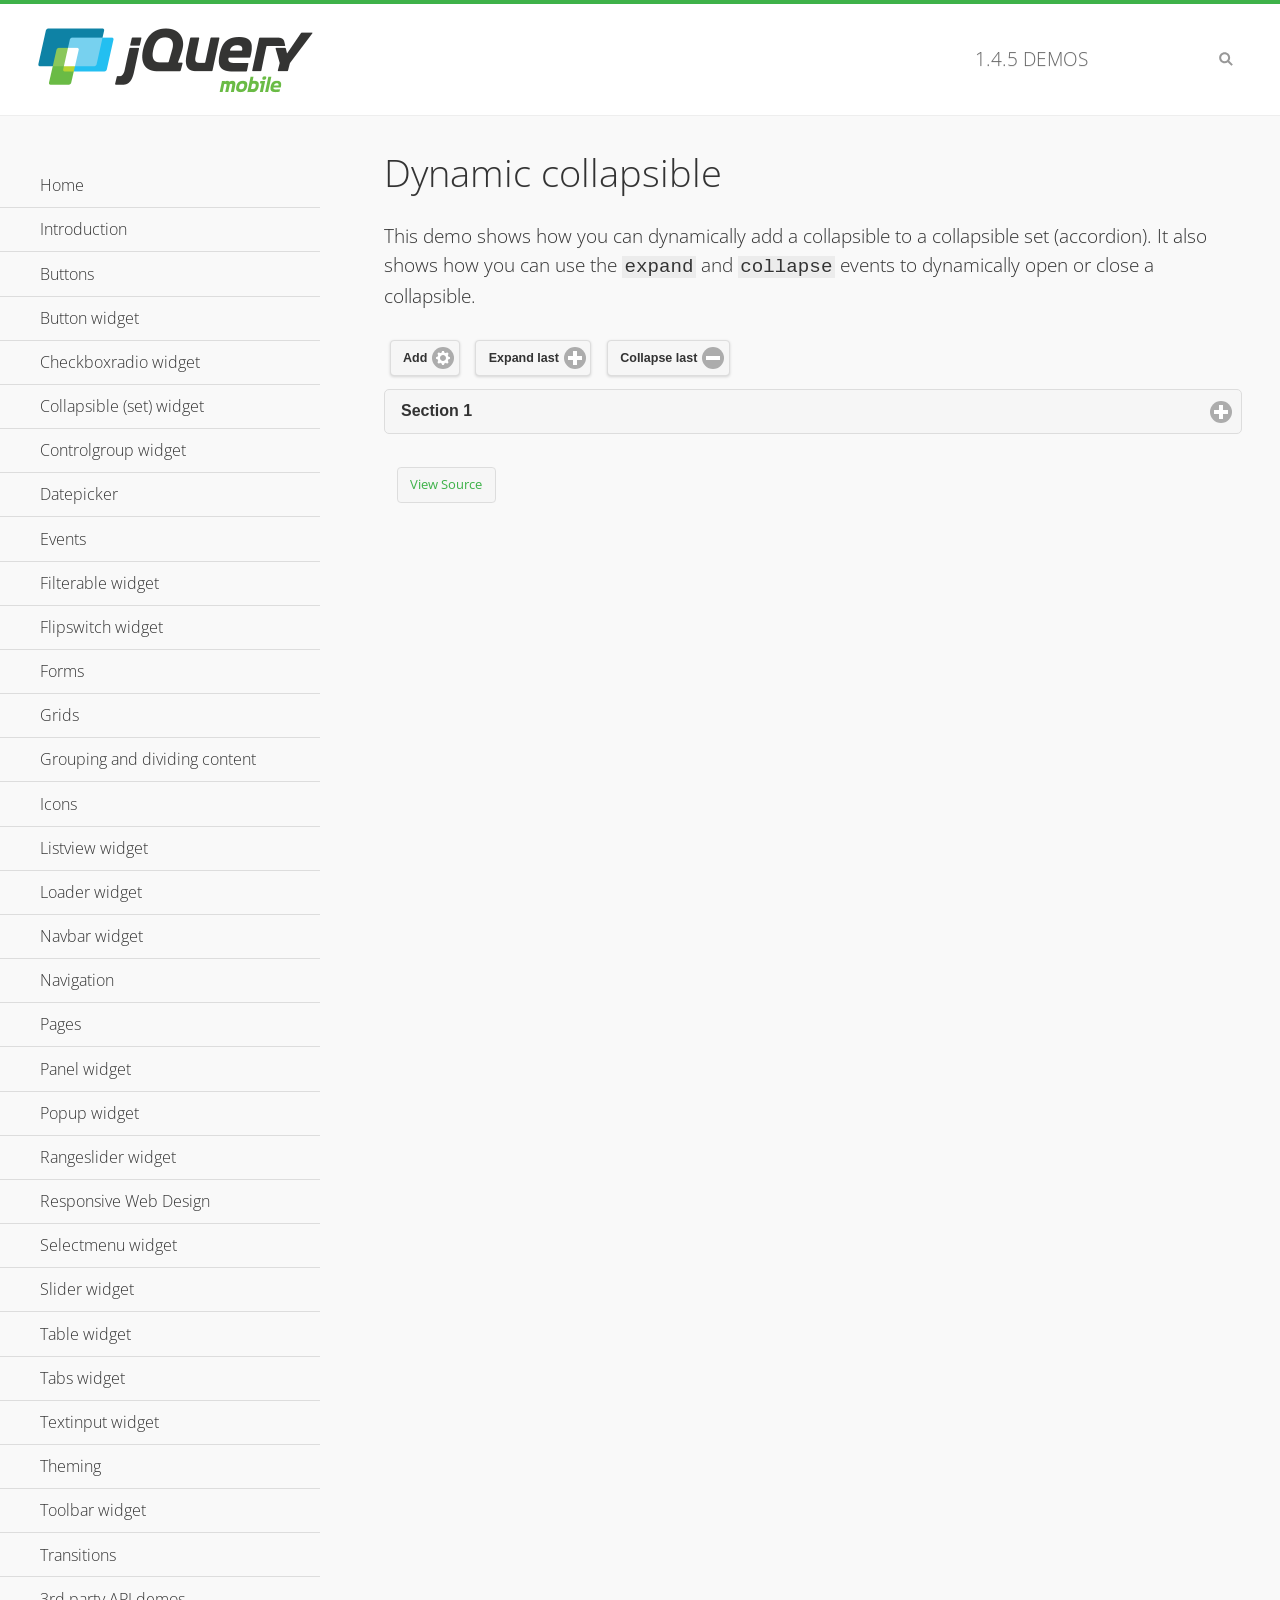
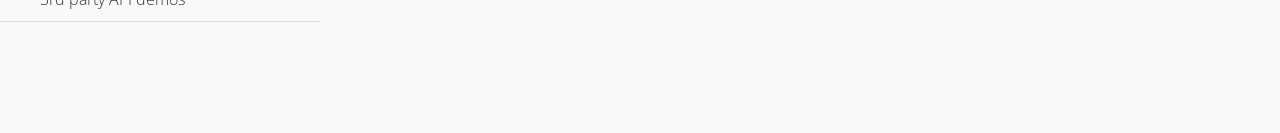
<file: _phonegap/www/js/libs/jquery-mobile/demos/collapsible-dynamic/index.html>
<!DOCTYPE html>
<html>
<head>
	<meta charset="utf-8">
	<meta name="viewport" content="width=device-width, initial-scale=1">
	<title>Dynamic collapsible - jQuery Mobile Demos</title>
	<link rel="shortcut icon" href="../favicon.ico">
    <link rel="stylesheet" href="http://fonts.googleapis.com/css?family=Open+Sans:300,400,700">
	<link rel="stylesheet" href="../css/themes/default/jquery.mobile-1.4.5.min.css">
	<link rel="stylesheet" href="../_assets/css/jqm-demos.css">
	<script src="../js/jquery.js"></script>
	<script src="../_assets/js/index.js"></script>
	<script src="../js/jquery.mobile-1.4.5.min.js"></script>
	<script>
		$( document ).on( "pagecreate", function() {
			var nextId = 1;

			$("#add").click(function() {
				nextId++;
				var content = "<div data-role='collapsible' id='set" + nextId + "'><h3>Section " + nextId + "</h3><p>I am the collapsible content in a set so this feels like an accordion. I am hidden by default because I have the 'collapsed' state; you need to expand the header to see me.</p></div>";

				$( "#set" ).append( content ).collapsibleset( "refresh" );
			});

			$( "#expand" ).click(function() {
				$("#set").children(":last").collapsible( "expand" );
			});

			$( "#collapse" ).click(function() {
				$( "#set" ).children( ":last" ).collapsible( "collapse" );
			});
		});
	</script>
</head>
<body>
<div data-role="page" class="jqm-demos">

	<div data-role="header" class="jqm-header">
		<h2><a href="../" title="jQuery Mobile Demos home"><img src="../_assets/img/jquery-logo.png" alt="jQuery Mobile"></a></h2>
		<p><span class="jqm-version"></span> Demos</p>
		<a href="#" class="jqm-navmenu-link ui-btn ui-btn-icon-notext ui-corner-all ui-icon-bars ui-nodisc-icon ui-alt-icon ui-btn-left">Menu</a>
		<a href="#" class="jqm-search-link ui-btn ui-btn-icon-notext ui-corner-all ui-icon-search ui-nodisc-icon ui-alt-icon ui-btn-right">Search</a>
	</div><!-- /header -->

	<div role="main" class="ui-content jqm-content">

        <h1>Dynamic collapsible</h1>

        <p>This demo shows how you can dynamically add a collapsible to a collapsible set (accordion). It also shows how you can use the <code>expand</code> and <code>collapse</code> events to dynamically open or close a collapsible.</p>

        <div data-demo-html="true" data-demo-js="true">
            <button type="button" data-icon="gear" data-iconpos="right" data-mini="true" data-inline="true" id="add">Add</button>
            <button type="button" data-icon="plus" data-iconpos="right" data-mini="true" data-inline="true" id="expand">Expand last</button>
            <button type="button" data-icon="minus" data-iconpos="right" data-mini="true" data-inline="true" id="collapse">Collapse last</button>

            <div data-role="collapsibleset" data-content-theme="a" data-iconpos="right" id="set">
                <div data-role="collapsible" id="set1" data-collapsed="true">
                    <h3>Section 1</h3>
                    <p>I'm the collapsible content.</p>
                </div>
            </div>

        </div><!--/demo-html -->

	</div><!-- /content -->
	    <div data-role="panel" class="jqm-navmenu-panel" data-position="left" data-display="overlay" data-theme="a">
	    	<ul class="jqm-list ui-alt-icon ui-nodisc-icon">
<li data-filtertext="demos homepage" data-icon="home"><a href=".././">Home</a></li>
<li data-filtertext="introduction overview getting started"><a href="../intro/" data-ajax="false">Introduction</a></li>
<li data-filtertext="buttons button markup buttonmarkup method anchor link button element"><a href="../button-markup/" data-ajax="false">Buttons</a></li>
<li data-filtertext="form button widget input button submit reset"><a href="../button/" data-ajax="false">Button widget</a></li>
<li data-role="collapsible" data-enhanced="true" data-collapsed-icon="carat-d" data-expanded-icon="carat-u" data-iconpos="right" data-inset="false" class="ui-collapsible ui-collapsible-themed-content ui-collapsible-collapsed">
	<h3 class="ui-collapsible-heading ui-collapsible-heading-collapsed">
		<a href="#" class="ui-collapsible-heading-toggle ui-btn ui-btn-icon-right ui-btn-inherit ui-icon-carat-d">
		    Checkboxradio widget<span class="ui-collapsible-heading-status"> click to expand contents</span>
		</a>
	</h3>
	<div class="ui-collapsible-content ui-body-inherit ui-collapsible-content-collapsed" aria-hidden="true">
		<ul>
			<li data-filtertext="form checkboxradio widget checkbox input checkboxes controlgroups"><a href="../checkboxradio-checkbox/" data-ajax="false">Checkboxes</a></li>
			<li data-filtertext="form checkboxradio widget radio input radio buttons controlgroups"><a href="../checkboxradio-radio/" data-ajax="false">Radio buttons</a></li>
		</ul>
	</div>
</li>
<li data-role="collapsible" data-enhanced="true" data-collapsed-icon="carat-d" data-expanded-icon="carat-u" data-iconpos="right" data-inset="false" class="ui-collapsible ui-collapsible-themed-content ui-collapsible-collapsed">
	<h3 class="ui-collapsible-heading ui-collapsible-heading-collapsed">
		<a href="#" class="ui-collapsible-heading-toggle ui-btn ui-btn-icon-right ui-btn-inherit ui-icon-carat-d">
			Collapsible (set) widget<span class="ui-collapsible-heading-status"> click to expand contents</span>
		</a>
	</h3>
	<div class="ui-collapsible-content ui-body-inherit ui-collapsible-content-collapsed" aria-hidden="true">
		<ul>
			<li data-filtertext="collapsibles content formatting"><a href="../collapsible/" data-ajax="false">Collapsible</a></li>
			<li data-filtertext="dynamic collapsible set accordion append expand"><a href="../collapsible-dynamic/" data-ajax="false">Dynamic collapsibles</a></li>
			<li data-filtertext="accordions collapsible set widget content formatting grouped collapsibles"><a href="../collapsibleset/" data-ajax="false">Collapsible set</a></li>
		</ul>
	</div>
</li>
<li data-role="collapsible" data-enhanced="true" data-collapsed-icon="carat-d" data-expanded-icon="carat-u" data-iconpos="right" data-inset="false" class="ui-collapsible ui-collapsible-themed-content ui-collapsible-collapsed">
	<h3 class="ui-collapsible-heading ui-collapsible-heading-collapsed">
		<a href="#" class="ui-collapsible-heading-toggle ui-btn ui-btn-icon-right ui-btn-inherit ui-icon-carat-d">
			Controlgroup widget<span class="ui-collapsible-heading-status"> click to expand contents</span>
		</a>
	</h3>
	<div class="ui-collapsible-content ui-body-inherit ui-collapsible-content-collapsed" aria-hidden="true">
		<ul>
			<li data-filtertext="controlgroups selectmenu checkboxradio input grouped buttons horizontal vertical"><a href="../controlgroup/" data-ajax="false">Controlgroup</a></li>
			<li data-filtertext="dynamic controlgroup dynamically add buttons"><a href="../controlgroup-dynamic/" data-ajax="false">Dynamic controlgroups</a></li>
		</ul>
	</div>
</li>
<li data-filtertext="form datepicker widget date input"><a href="../datepicker/" data-ajax="false">Datepicker</a></li>
<li data-role="collapsible" data-enhanced="true" data-collapsed-icon="carat-d" data-expanded-icon="carat-u" data-iconpos="right" data-inset="false" class="ui-collapsible ui-collapsible-themed-content ui-collapsible-collapsed">
	<h3 class="ui-collapsible-heading ui-collapsible-heading-collapsed">
		<a href="#" class="ui-collapsible-heading-toggle ui-btn ui-btn-icon-right ui-btn-inherit ui-icon-carat-d">
			Events<span class="ui-collapsible-heading-status"> click to expand contents</span>
		</a>
	</h3>
	<div class="ui-collapsible-content ui-body-inherit ui-collapsible-content-collapsed" aria-hidden="true">
		<ul>
			<li data-filtertext="swipe to delete list items listviews swipe events"><a href="../swipe-list/" data-ajax="false">Swipe list items</a></li>
			<li data-filtertext="swipe to navigate swipe page navigation swipe events"><a href="../swipe-page/" data-ajax="false">Swipe page navigation</a></li>
		</ul>
	</div>
</li>
<li data-filtertext="filterable filter elements sorting searching listview table"><a href="../filterable/" data-ajax="false">Filterable widget</a></li>
<li data-filtertext="form flipswitch widget flip toggle switch binary select checkbox input"><a href="../flipswitch/" data-ajax="false">Flipswitch widget</a></li>
<li data-role="collapsible" data-enhanced="true" data-collapsed-icon="carat-d" data-expanded-icon="carat-u" data-iconpos="right" data-inset="false" class="ui-collapsible ui-collapsible-themed-content ui-collapsible-collapsed">
	<h3 class="ui-collapsible-heading ui-collapsible-heading-collapsed">
		<a href="#" class="ui-collapsible-heading-toggle ui-btn ui-btn-icon-right ui-btn-inherit ui-icon-carat-d">
			Forms<span class="ui-collapsible-heading-status"> click to expand contents</span>
		</a>
	</h3>
	<div class="ui-collapsible-content ui-body-inherit ui-collapsible-content-collapsed" aria-hidden="true">
		<ul>
			<li data-filtertext="forms text checkbox radio range button submit reset inputs selects textarea slider flipswitch label form elements"><a href="../forms/" data-ajax="false">Forms</a></li>
			<li data-filtertext="form hide labels hidden accessible ui-hidden-accessible forms"><a href="../forms-label-hidden-accessible/" data-ajax="false">Hide labels</a></li>
			<li data-filtertext="form field containers fieldcontain ui-field-contain forms"><a href="../forms-field-contain/" data-ajax="false">Field containers</a></li>
			<li data-filtertext="forms disabled form elements"><a href="../forms-disabled/" data-ajax="false">Forms disabled</a></li>
			<li data-filtertext="forms gallery examples overview forms text checkbox radio range button submit reset inputs selects textarea slider flipswitch label form elements"><a href="../forms-gallery/" data-ajax="false">Forms gallery</a></li>
		</ul>
	</div>
</li>
<li data-role="collapsible" data-enhanced="true" data-collapsed-icon="carat-d" data-expanded-icon="carat-u" data-iconpos="right" data-inset="false" class="ui-collapsible ui-collapsible-themed-content ui-collapsible-collapsed">
	<h3 class="ui-collapsible-heading ui-collapsible-heading-collapsed">
		<a href="#" class="ui-collapsible-heading-toggle ui-btn ui-btn-icon-right ui-btn-inherit ui-icon-carat-d">
			Grids<span class="ui-collapsible-heading-status"> click to expand contents</span>
		</a>
	</h3>
	<div class="ui-collapsible-content ui-body-inherit ui-collapsible-content-collapsed" aria-hidden="true">
		<ul>
			<li data-filtertext="grids columns blocks content formatting rwd responsive css framework"><a href="../grids/" data-ajax="false">Grids</a></li>
			<li data-filtertext="buttons in grids css framework"><a href="../grids-buttons/" data-ajax="false">Buttons in grids</a></li>
			<li data-filtertext="custom responsive grids rwd css framework"><a href="../grids-custom-responsive/" data-ajax="false">Custom responsive grids</a></li>
		</ul>
	</div>
</li>
<li data-filtertext="blocks content formatting sections heading"><a href="../body-bar-classes/" data-ajax="false">Grouping and dividing content</a></li>
<li data-role="collapsible" data-enhanced="true" data-collapsed-icon="carat-d" data-expanded-icon="carat-u" data-iconpos="right" data-inset="false" class="ui-collapsible ui-collapsible-themed-content ui-collapsible-collapsed">
	<h3 class="ui-collapsible-heading ui-collapsible-heading-collapsed">
		<a href="#" class="ui-collapsible-heading-toggle ui-btn ui-btn-icon-right ui-btn-inherit ui-icon-carat-d">
			Icons<span class="ui-collapsible-heading-status"> click to expand contents</span>
		</a>
	</h3>
	<div class="ui-collapsible-content ui-body-inherit ui-collapsible-content-collapsed" aria-hidden="true">
		<ul>
			<li data-filtertext="button icons svg disc alt custom icon position"><a href="../icons/" data-ajax="false">Icons</a></li>
			<li data-filtertext=""><a href="../icons-grunticon/" data-ajax="false">Grunticon loader</a></li>
		</ul>
	</div>
</li>
<li data-role="collapsible" data-enhanced="true" data-collapsed-icon="carat-d" data-expanded-icon="carat-u" data-iconpos="right" data-inset="false" class="ui-collapsible ui-collapsible-themed-content ui-collapsible-collapsed">
	<h3 class="ui-collapsible-heading ui-collapsible-heading-collapsed">
		<a href="#" class="ui-collapsible-heading-toggle ui-btn ui-btn-icon-right ui-btn-inherit ui-icon-carat-d">
			Listview widget<span class="ui-collapsible-heading-status"> click to expand contents</span>
		</a>
	</h3>
	<div class="ui-collapsible-content ui-body-inherit ui-collapsible-content-collapsed" aria-hidden="true">
		<ul>
			<li data-filtertext="listview widget thumbnails icons nested split button collapsible ul ol"><a href="../listview/" data-ajax="false">Listview</a></li>
			<li data-filtertext="autocomplete filterable reveal listview filtertextbeforefilter placeholder"><a href="../listview-autocomplete/" data-ajax="false">Listview autocomplete</a></li>
			<li data-filtertext="autocomplete filterable reveal listview remote data filtertextbeforefilter placeholder"><a href="../listview-autocomplete-remote/" data-ajax="false">Listview autocomplete remote data</a></li>
			<li data-filtertext="autodividers anchor jump scroll linkbars listview lists ul ol"><a href="../listview-autodividers-linkbar/" data-ajax="false">Listview autodividers linkbar</a></li>
			<li data-filtertext="listview autodividers selector autodividersselector lists ul ol"><a href="../listview-autodividers-selector/" data-ajax="false">Listview autodividers selector</a></li>
			<li data-filtertext="listview nested list items"><a href="../listview-nested-lists/" data-ajax="false">Nested Listviews</a></li>
			<li data-filtertext="listview collapsible list items flat"><a href="../listview-collapsible-item-flat/" data-ajax="false">Listview collapsible list items (flat)</a></li>
			<li data-filtertext="listview collapsible list indented"><a href="../listview-collapsible-item-indented/" data-ajax="false">Listview collapsible list items (indented)</a></li>
			<li data-filtertext="grid listview responsive grids responsive listviews lists ul"><a href="../listview-grid/" data-ajax="false">Listview responsive grid</a></li>
		</ul>
	</div>
</li>
<li data-filtertext="loader widget page loading navigation overlay spinner"><a href="../loader/" data-ajax="false">Loader widget</a></li>
<li data-filtertext="navbar widget navmenu toolbars header footer"><a href="../navbar/" data-ajax="false">Navbar widget</a></li>
<li data-role="collapsible" data-enhanced="true" data-collapsed-icon="carat-d" data-expanded-icon="carat-u" data-iconpos="right" data-inset="false" class="ui-collapsible ui-collapsible-themed-content ui-collapsible-collapsed">
	<h3 class="ui-collapsible-heading ui-collapsible-heading-collapsed">
		<a href="#" class="ui-collapsible-heading-toggle ui-btn ui-btn-icon-right ui-btn-inherit ui-icon-carat-d">
			Navigation<span class="ui-collapsible-heading-status"> click to expand contents</span>
		</a>
	</h3>
	<div class="ui-collapsible-content ui-body-inherit ui-collapsible-content-collapsed" aria-hidden="true">
		<ul>
			<li data-filtertext="ajax navigation navigate widget history event method"><a href="../navigation/" data-ajax="false">Navigation</a></li>
			<li data-filtertext="linking pages page links navigation ajax prefetch cache"><a href="../navigation-linking-pages/" data-ajax="false">Linking pages</a></li>
			<!-- <li data-filtertext="php redirect server redirection server-side navigation"><a href="../navigation-php-redirect/" data-ajax="false">PHP redirect demo</a></li>-->
			<li data-filtertext="navigation redirection hash query"><a href="../navigation-hash-processing/" data-ajax="false">Hash processing demo</a></li>
			<li data-filtertext="navigation redirection hash query"><a href="../page-events/" data-ajax="false">Page Navigation Events</a></li>
		</ul>
	</div>
</li>
<li data-role="collapsible" data-enhanced="true" data-collapsed-icon="carat-d" data-expanded-icon="carat-u" data-iconpos="right" data-inset="false" class="ui-collapsible ui-collapsible-themed-content ui-collapsible-collapsed">
	<h3 class="ui-collapsible-heading ui-collapsible-heading-collapsed">
		<a href="#" class="ui-collapsible-heading-toggle ui-btn ui-btn-icon-right ui-btn-inherit ui-icon-carat-d">
			Pages<span class="ui-collapsible-heading-status"> click to expand contents</span>
		</a>
	</h3>
	<div class="ui-collapsible-content ui-body-inherit ui-collapsible-content-collapsed" aria-hidden="true">
		<ul>
			<li data-filtertext="pages page widget ajax navigation"><a href="../pages/" data-ajax="false">Pages</a></li>
			<li data-filtertext="single page"><a href="../pages-single-page/" data-ajax="false">Single page</a></li>
			<li data-filtertext="multipage multi-page page"><a href="../pages-multi-page/" data-ajax="false">Multi-page template</a></li>
			<li data-filtertext="dialog page widget modal popup"><a href="../pages-dialog/" data-ajax="false">Dialog page</a></li>
		</ul>
	</div>
</li>
<li data-role="collapsible" data-enhanced="true" data-collapsed-icon="carat-d" data-expanded-icon="carat-u" data-iconpos="right" data-inset="false" class="ui-collapsible ui-collapsible-themed-content ui-collapsible-collapsed">
	<h3 class="ui-collapsible-heading ui-collapsible-heading-collapsed">
		<a href="#" class="ui-collapsible-heading-toggle ui-btn ui-btn-icon-right ui-btn-inherit ui-icon-carat-d">
			Panel widget<span class="ui-collapsible-heading-status"> click to expand contents</span>
		</a>
	</h3>
	<div class="ui-collapsible-content ui-body-inherit ui-collapsible-content-collapsed" aria-hidden="true">
		<ul>
			<li data-filtertext="panel widget sliding panels reveal push overlay responsive"><a href="../panel/" data-ajax="false">Panel</a></li>
			<li data-filtertext=""><a href="../panel-external/" data-ajax="false">External panels</a></li>
			<li data-filtertext="panel "><a href="../panel-fixed/" data-ajax="false">Fixed panels</a></li>
			<li data-filtertext="panel slide panels sliding panels shadow rwd responsive breakpoint"><a href="../panel-responsive/" data-ajax="false">Panels responsive</a></li>
			<li data-filtertext="panel custom style custom panel width reveal shadow listview panel styling page background wrapper"><a href="../panel-styling/" data-ajax="false">Custom panel style</a></li>
			<li data-filtertext="panel open on swipe"><a href="../panel-swipe-open/" data-ajax="false">Panel open on swipe</a></li>
			<li data-filtertext="panels outside page internal external toolbars"><a href="../panel-external-internal/" data-ajax="false">Panel external and internal</a></li>
		</ul>
	</div>
</li>
<li data-role="collapsible" data-enhanced="true" data-collapsed-icon="carat-d" data-expanded-icon="carat-u" data-iconpos="right" data-inset="false" class="ui-collapsible ui-collapsible-themed-content ui-collapsible-collapsed">
	<h3 class="ui-collapsible-heading ui-collapsible-heading-collapsed">
		<a href="#" class="ui-collapsible-heading-toggle ui-btn ui-btn-icon-right ui-btn-inherit ui-icon-carat-d">
			Popup widget<span class="ui-collapsible-heading-status"> click to expand contents</span>
		</a>
	</h3>
	<div class="ui-collapsible-content ui-body-inherit ui-collapsible-content-collapsed" aria-hidden="true">
		<ul>
			<li data-filtertext="popup widget popups dialog modal transition tooltip lightbox form overlay screen flip pop fade transition"><a href="../popup/" data-ajax="false">Popup</a></li>
			<li data-filtertext="popup alignment position"><a href="../popup-alignment/" data-ajax="false">Popup alignment</a></li>
			<li data-filtertext="popup arrow size popups popover"><a href="../popup-arrow-size/" data-ajax="false">Popup arrow size</a></li>
			<li data-filtertext="dynamic popups popup images lightbox"><a href="../popup-dynamic/" data-ajax="false">Dynamic popups</a></li>
			<li data-filtertext="popups with iframes scaling"><a href="../popup-iframe/" data-ajax="false">Popups with iframes</a></li>
			<li data-filtertext="popup image scaling"><a href="../popup-image-scaling/" data-ajax="false">Popup image scaling</a></li>
			<li data-filtertext="external popup outside multi-page"><a href="../popup-outside-multipage/" data-ajax="false">Popup outside multi-page</a></li>
		</ul>
	</div>
</li>
<li data-filtertext="form rangeslider widget dual sliders dual handle sliders range input"><a href="../rangeslider/" data-ajax="false">Rangeslider widget</a></li>
<li data-filtertext="responsive web design rwd adaptive progressive enhancement PE accessible mobile breakpoints media query media queries"><a href="../rwd/" data-ajax="false">Responsive Web Design</a></li>
<li data-role="collapsible" data-enhanced="true" data-collapsed-icon="carat-d" data-expanded-icon="carat-u" data-iconpos="right" data-inset="false" class="ui-collapsible ui-collapsible-themed-content ui-collapsible-collapsed">
	<h3 class="ui-collapsible-heading ui-collapsible-heading-collapsed">
		<a href="#" class="ui-collapsible-heading-toggle ui-btn ui-btn-icon-right ui-btn-inherit ui-icon-carat-d">
			Selectmenu widget<span class="ui-collapsible-heading-status"> click to expand contents</span>
		</a>
	</h3>
	<div class="ui-collapsible-content ui-body-inherit ui-collapsible-content-collapsed" aria-hidden="true">
		<ul>
			<li data-filtertext="form selectmenu widget select input custom select menu selects"><a href="../selectmenu/" data-ajax="false">Selectmenu</a></li>
			<li data-filtertext="form custom select menu selectmenu widget custom menu option optgroup multiple selects"><a href="../selectmenu-custom/" data-ajax="false">Custom select menu</a></li>
			<li data-filtertext="filterable select filter popup dialog"><a href="../selectmenu-custom-filter/" data-ajax="false">Custom select menu with filter</a></li>
		</ul>
	</div>
</li>
<li data-role="collapsible" data-enhanced="true" data-collapsed-icon="carat-d" data-expanded-icon="carat-u" data-iconpos="right" data-inset="false" class="ui-collapsible ui-collapsible-themed-content ui-collapsible-collapsed">
	<h3 class="ui-collapsible-heading ui-collapsible-heading-collapsed">
		<a href="#" class="ui-collapsible-heading-toggle ui-btn ui-btn-icon-right ui-btn-inherit ui-icon-carat-d">
			Slider widget<span class="ui-collapsible-heading-status"> click to expand contents</span>
		</a>
	</h3>
	<div class="ui-collapsible-content ui-body-inherit ui-collapsible-content-collapsed" aria-hidden="true">
		<ul>
			<li data-filtertext="form slider widget range input single sliders"><a href="../slider/" data-ajax="false">Slider</a></li>
			<li data-filtertext="form slider widget flipswitch slider binary select flip toggle switch"><a href="../slider-flipswitch/" data-ajax="false">Slider flip toggle switch</a></li>
			<li data-filtertext="form slider tooltip handle value input range sliders"><a href="../slider-tooltip/" data-ajax="false">Slider tooltip</a></li>
		</ul>
	</div>
</li>
<li data-role="collapsible" data-enhanced="true" data-collapsed-icon="carat-d" data-expanded-icon="carat-u" data-iconpos="right" data-inset="false" class="ui-collapsible ui-collapsible-themed-content ui-collapsible-collapsed">
	<h3 class="ui-collapsible-heading ui-collapsible-heading-collapsed">
		<a href="#" class="ui-collapsible-heading-toggle ui-btn ui-btn-icon-right ui-btn-inherit ui-icon-carat-d">
			Table widget<span class="ui-collapsible-heading-status"> click to expand contents</span>
		</a>
	</h3>
	<div class="ui-collapsible-content ui-body-inherit ui-collapsible-content-collapsed" aria-hidden="true">
		<ul>
			<li data-filtertext="table widget reflow column toggle th td responsive tables rwd hide show tabular"><a href="../table-column-toggle/" data-ajax="false">Table Column Toggle</a></li>
			<li data-filtertext="table column toggle phone comparison demo"><a href="../table-column-toggle-example/" data-ajax="false">Table Column Toggle demo</a></li>
			<li data-filtertext="responsive tables table column toggle heading groups rwd breakpoint"><a href="../table-column-toggle-heading-groups/" data-ajax="false">Table Column Toggle heading groups</a></li>
			<li data-filtertext="responsive tables table column toggle hide rwd breakpoint customization options"><a href="../table-column-toggle-options/" data-ajax="false">Table Column Toggle options</a></li>
			<li data-filtertext="table reflow th td responsive rwd columns tabular"><a href="../table-reflow/" data-ajax="false">Table Reflow</a></li>
			<li data-filtertext="responsive tables table reflow heading groups rwd breakpoint"><a href="../table-reflow-heading-groups/" data-ajax="false">Table Reflow heading groups</a></li>
			<li data-filtertext="responsive tables table reflow stripes strokes table style"><a href="../table-reflow-stripes-strokes/" data-ajax="false">Table Reflow stripes and strokes</a></li>
			<li data-filtertext="responsive tables table reflow stack custom styles"><a href="../table-reflow-styling/" data-ajax="false">Table Reflow custom styles</a></li>
		</ul>
	</div>
</li>
<li data-filtertext="ui tabs widget"><a href="../tabs/" data-ajax="false">Tabs widget</a></li>
<li data-filtertext="form textinput widget text input textarea number date time tel email file color password"><a href="../textinput/" data-ajax="false">Textinput widget</a></li>
<li data-role="collapsible" data-enhanced="true" data-collapsed-icon="carat-d" data-expanded-icon="carat-u" data-iconpos="right" data-inset="false" class="ui-collapsible ui-collapsible-themed-content ui-collapsible-collapsed">
	<h3 class="ui-collapsible-heading ui-collapsible-heading-collapsed">
		<a href="#" class="ui-collapsible-heading-toggle ui-btn ui-btn-icon-right ui-btn-inherit ui-icon-carat-d">
			Theming<span class="ui-collapsible-heading-status"> click to expand contents</span>
		</a>
	</h3>
	<div class="ui-collapsible-content ui-body-inherit ui-collapsible-content-collapsed" aria-hidden="true">
		<ul>
			<li data-filtertext="default theme swatches theming style css"><a href="../theme-default/" data-ajax="false">Default theme</a></li>
			<li data-filtertext="classic theme old theme swatches theming style css"><a href="../theme-classic/" data-ajax="false">Classic theme</a></li>
		</ul>
	</div>
</li>
<li data-role="collapsible" data-enhanced="true" data-collapsed-icon="carat-d" data-expanded-icon="carat-u" data-iconpos="right" data-inset="false" class="ui-collapsible ui-collapsible-themed-content ui-collapsible-collapsed">
	<h3 class="ui-collapsible-heading ui-collapsible-heading-collapsed">
		<a href="#" class="ui-collapsible-heading-toggle ui-btn ui-btn-icon-right ui-btn-inherit ui-icon-carat-d">
			Toolbar widget<span class="ui-collapsible-heading-status"> click to expand contents</span>
		</a>
	</h3>
	<div class="ui-collapsible-content ui-body-inherit ui-collapsible-content-collapsed" aria-hidden="true">
		<ul>
			<li data-filtertext="toolbar widget header footer toolbars fixed fullscreen external sections"><a href="../toolbar/" data-ajax="false">Toolbar</a></li>
			<li data-filtertext="dynamic toolbars dynamically add toolbar header footer"><a href="../toolbar-dynamic/" data-ajax="false">Dynamic toolbars</a></li>
			<li data-filtertext="external toolbars header footer"><a href="../toolbar-external/" data-ajax="false">External toolbars</a></li>
			<li data-filtertext="fixed toolbars header footer"><a href="../toolbar-fixed/" data-ajax="false">Fixed toolbars</a></li>
			<li data-filtertext="fixed fullscreen toolbars header footer"><a href="../toolbar-fixed-fullscreen/" data-ajax="false">Fullscreen toolbars</a></li>
			<li data-filtertext="external fixed toolbars header footer"><a href="../toolbar-fixed-external/" data-ajax="false">Fixed external toolbars</a></li>
			<li data-filtertext="external persistent toolbars header footer navbar navmenu"><a href="../toolbar-fixed-persistent/" data-ajax="false">Persistent toolbars</a></li>
			<li data-filtertext="external ajax optimized toolbars persistent toolbars header footer navbar"><a href="../toolbar-fixed-persistent-optimized/" data-ajax="false">Ajax optimized toolbars</a></li>
			<li data-filtertext="form in toolbars header footer"><a href="../toolbar-fixed-forms/" data-ajax="false">Form in toolbar</a></li>
		</ul>
	</div>
</li>
<li data-filtertext="page transitions animated pages popup navigation flip slide fade pop"><a href="../transitions/" data-ajax="false">Transitions</a></li>
<li data-role="collapsible" data-enhanced="true" data-collapsed-icon="carat-d" data-expanded-icon="carat-u" data-iconpos="right" data-inset="false" class="ui-collapsible ui-collapsible-themed-content ui-collapsible-collapsed">
	<h3 class="ui-collapsible-heading ui-collapsible-heading-collapsed">
		<a href="#" class="ui-collapsible-heading-toggle ui-btn ui-btn-icon-right ui-btn-inherit ui-icon-carat-d">
			3rd party API demos<span class="ui-collapsible-heading-status"> click to expand contents</span>
		</a>
	</h3>
	<div class="ui-collapsible-content ui-body-inherit ui-collapsible-content-collapsed" aria-hidden="true">
		<ul>
			<li data-filtertext="backbone requirejs navigation router"><a href="../backbone-requirejs/" data-ajax="false">Backbone RequireJS</a></li>
			<li data-filtertext="google maps geolocation demo"><a href="../map-geolocation/" data-ajax="false">Google Maps geolocation</a></li>
			<li data-filtertext="google maps hybrid"><a href="../map-list-toggle/" data-ajax="false">Google Maps list toggle</a></li>
		</ul>
	</div>
</li>



		     </ul>
		</div><!-- /panel -->


	<div data-role="footer" data-position="fixed" data-tap-toggle="false" class="jqm-footer">
		<p>jQuery Mobile Demos version <span class="jqm-version"></span></p>
		<p>Copyright 2014 The jQuery Foundation</p>
	</div><!-- /footer -->
	<!-- TODO: This should become an external panel so we can add input to markup (unique ID) -->
    <div data-role="panel" class="jqm-search-panel" data-position="right" data-display="overlay" data-theme="a">
		<div class="jqm-search">
			<ul class="jqm-list" data-filter-placeholder="Search demos..." data-filter-reveal="true">
<li data-filtertext="demos homepage" data-icon="home"><a href=".././">Home</a></li>
<li data-filtertext="introduction overview getting started"><a href="../intro/" data-ajax="false">Introduction</a></li>
<li data-filtertext="buttons button markup buttonmarkup method anchor link button element"><a href="../button-markup/" data-ajax="false">Buttons</a></li>
<li data-filtertext="form button widget input button submit reset"><a href="../button/" data-ajax="false">Button widget</a></li>
<li data-role="collapsible" data-enhanced="true" data-collapsed-icon="carat-d" data-expanded-icon="carat-u" data-iconpos="right" data-inset="false" class="ui-collapsible ui-collapsible-themed-content ui-collapsible-collapsed">
	<h3 class="ui-collapsible-heading ui-collapsible-heading-collapsed">
		<a href="#" class="ui-collapsible-heading-toggle ui-btn ui-btn-icon-right ui-btn-inherit ui-icon-carat-d">
		    Checkboxradio widget<span class="ui-collapsible-heading-status"> click to expand contents</span>
		</a>
	</h3>
	<div class="ui-collapsible-content ui-body-inherit ui-collapsible-content-collapsed" aria-hidden="true">
		<ul>
			<li data-filtertext="form checkboxradio widget checkbox input checkboxes controlgroups"><a href="../checkboxradio-checkbox/" data-ajax="false">Checkboxes</a></li>
			<li data-filtertext="form checkboxradio widget radio input radio buttons controlgroups"><a href="../checkboxradio-radio/" data-ajax="false">Radio buttons</a></li>
		</ul>
	</div>
</li>
<li data-role="collapsible" data-enhanced="true" data-collapsed-icon="carat-d" data-expanded-icon="carat-u" data-iconpos="right" data-inset="false" class="ui-collapsible ui-collapsible-themed-content ui-collapsible-collapsed">
	<h3 class="ui-collapsible-heading ui-collapsible-heading-collapsed">
		<a href="#" class="ui-collapsible-heading-toggle ui-btn ui-btn-icon-right ui-btn-inherit ui-icon-carat-d">
			Collapsible (set) widget<span class="ui-collapsible-heading-status"> click to expand contents</span>
		</a>
	</h3>
	<div class="ui-collapsible-content ui-body-inherit ui-collapsible-content-collapsed" aria-hidden="true">
		<ul>
			<li data-filtertext="collapsibles content formatting"><a href="../collapsible/" data-ajax="false">Collapsible</a></li>
			<li data-filtertext="dynamic collapsible set accordion append expand"><a href="../collapsible-dynamic/" data-ajax="false">Dynamic collapsibles</a></li>
			<li data-filtertext="accordions collapsible set widget content formatting grouped collapsibles"><a href="../collapsibleset/" data-ajax="false">Collapsible set</a></li>
		</ul>
	</div>
</li>
<li data-role="collapsible" data-enhanced="true" data-collapsed-icon="carat-d" data-expanded-icon="carat-u" data-iconpos="right" data-inset="false" class="ui-collapsible ui-collapsible-themed-content ui-collapsible-collapsed">
	<h3 class="ui-collapsible-heading ui-collapsible-heading-collapsed">
		<a href="#" class="ui-collapsible-heading-toggle ui-btn ui-btn-icon-right ui-btn-inherit ui-icon-carat-d">
			Controlgroup widget<span class="ui-collapsible-heading-status"> click to expand contents</span>
		</a>
	</h3>
	<div class="ui-collapsible-content ui-body-inherit ui-collapsible-content-collapsed" aria-hidden="true">
		<ul>
			<li data-filtertext="controlgroups selectmenu checkboxradio input grouped buttons horizontal vertical"><a href="../controlgroup/" data-ajax="false">Controlgroup</a></li>
			<li data-filtertext="dynamic controlgroup dynamically add buttons"><a href="../controlgroup-dynamic/" data-ajax="false">Dynamic controlgroups</a></li>
		</ul>
	</div>
</li>
<li data-filtertext="form datepicker widget date input"><a href="../datepicker/" data-ajax="false">Datepicker</a></li>
<li data-role="collapsible" data-enhanced="true" data-collapsed-icon="carat-d" data-expanded-icon="carat-u" data-iconpos="right" data-inset="false" class="ui-collapsible ui-collapsible-themed-content ui-collapsible-collapsed">
	<h3 class="ui-collapsible-heading ui-collapsible-heading-collapsed">
		<a href="#" class="ui-collapsible-heading-toggle ui-btn ui-btn-icon-right ui-btn-inherit ui-icon-carat-d">
			Events<span class="ui-collapsible-heading-status"> click to expand contents</span>
		</a>
	</h3>
	<div class="ui-collapsible-content ui-body-inherit ui-collapsible-content-collapsed" aria-hidden="true">
		<ul>
			<li data-filtertext="swipe to delete list items listviews swipe events"><a href="../swipe-list/" data-ajax="false">Swipe list items</a></li>
			<li data-filtertext="swipe to navigate swipe page navigation swipe events"><a href="../swipe-page/" data-ajax="false">Swipe page navigation</a></li>
		</ul>
	</div>
</li>
<li data-filtertext="filterable filter elements sorting searching listview table"><a href="../filterable/" data-ajax="false">Filterable widget</a></li>
<li data-filtertext="form flipswitch widget flip toggle switch binary select checkbox input"><a href="../flipswitch/" data-ajax="false">Flipswitch widget</a></li>
<li data-role="collapsible" data-enhanced="true" data-collapsed-icon="carat-d" data-expanded-icon="carat-u" data-iconpos="right" data-inset="false" class="ui-collapsible ui-collapsible-themed-content ui-collapsible-collapsed">
	<h3 class="ui-collapsible-heading ui-collapsible-heading-collapsed">
		<a href="#" class="ui-collapsible-heading-toggle ui-btn ui-btn-icon-right ui-btn-inherit ui-icon-carat-d">
			Forms<span class="ui-collapsible-heading-status"> click to expand contents</span>
		</a>
	</h3>
	<div class="ui-collapsible-content ui-body-inherit ui-collapsible-content-collapsed" aria-hidden="true">
		<ul>
			<li data-filtertext="forms text checkbox radio range button submit reset inputs selects textarea slider flipswitch label form elements"><a href="../forms/" data-ajax="false">Forms</a></li>
			<li data-filtertext="form hide labels hidden accessible ui-hidden-accessible forms"><a href="../forms-label-hidden-accessible/" data-ajax="false">Hide labels</a></li>
			<li data-filtertext="form field containers fieldcontain ui-field-contain forms"><a href="../forms-field-contain/" data-ajax="false">Field containers</a></li>
			<li data-filtertext="forms disabled form elements"><a href="../forms-disabled/" data-ajax="false">Forms disabled</a></li>
			<li data-filtertext="forms gallery examples overview forms text checkbox radio range button submit reset inputs selects textarea slider flipswitch label form elements"><a href="../forms-gallery/" data-ajax="false">Forms gallery</a></li>
		</ul>
	</div>
</li>
<li data-role="collapsible" data-enhanced="true" data-collapsed-icon="carat-d" data-expanded-icon="carat-u" data-iconpos="right" data-inset="false" class="ui-collapsible ui-collapsible-themed-content ui-collapsible-collapsed">
	<h3 class="ui-collapsible-heading ui-collapsible-heading-collapsed">
		<a href="#" class="ui-collapsible-heading-toggle ui-btn ui-btn-icon-right ui-btn-inherit ui-icon-carat-d">
			Grids<span class="ui-collapsible-heading-status"> click to expand contents</span>
		</a>
	</h3>
	<div class="ui-collapsible-content ui-body-inherit ui-collapsible-content-collapsed" aria-hidden="true">
		<ul>
			<li data-filtertext="grids columns blocks content formatting rwd responsive css framework"><a href="../grids/" data-ajax="false">Grids</a></li>
			<li data-filtertext="buttons in grids css framework"><a href="../grids-buttons/" data-ajax="false">Buttons in grids</a></li>
			<li data-filtertext="custom responsive grids rwd css framework"><a href="../grids-custom-responsive/" data-ajax="false">Custom responsive grids</a></li>
		</ul>
	</div>
</li>
<li data-filtertext="blocks content formatting sections heading"><a href="../body-bar-classes/" data-ajax="false">Grouping and dividing content</a></li>
<li data-role="collapsible" data-enhanced="true" data-collapsed-icon="carat-d" data-expanded-icon="carat-u" data-iconpos="right" data-inset="false" class="ui-collapsible ui-collapsible-themed-content ui-collapsible-collapsed">
	<h3 class="ui-collapsible-heading ui-collapsible-heading-collapsed">
		<a href="#" class="ui-collapsible-heading-toggle ui-btn ui-btn-icon-right ui-btn-inherit ui-icon-carat-d">
			Icons<span class="ui-collapsible-heading-status"> click to expand contents</span>
		</a>
	</h3>
	<div class="ui-collapsible-content ui-body-inherit ui-collapsible-content-collapsed" aria-hidden="true">
		<ul>
			<li data-filtertext="button icons svg disc alt custom icon position"><a href="../icons/" data-ajax="false">Icons</a></li>
			<li data-filtertext=""><a href="../icons-grunticon/" data-ajax="false">Grunticon loader</a></li>
		</ul>
	</div>
</li>
<li data-role="collapsible" data-enhanced="true" data-collapsed-icon="carat-d" data-expanded-icon="carat-u" data-iconpos="right" data-inset="false" class="ui-collapsible ui-collapsible-themed-content ui-collapsible-collapsed">
	<h3 class="ui-collapsible-heading ui-collapsible-heading-collapsed">
		<a href="#" class="ui-collapsible-heading-toggle ui-btn ui-btn-icon-right ui-btn-inherit ui-icon-carat-d">
			Listview widget<span class="ui-collapsible-heading-status"> click to expand contents</span>
		</a>
	</h3>
	<div class="ui-collapsible-content ui-body-inherit ui-collapsible-content-collapsed" aria-hidden="true">
		<ul>
			<li data-filtertext="listview widget thumbnails icons nested split button collapsible ul ol"><a href="../listview/" data-ajax="false">Listview</a></li>
			<li data-filtertext="autocomplete filterable reveal listview filtertextbeforefilter placeholder"><a href="../listview-autocomplete/" data-ajax="false">Listview autocomplete</a></li>
			<li data-filtertext="autocomplete filterable reveal listview remote data filtertextbeforefilter placeholder"><a href="../listview-autocomplete-remote/" data-ajax="false">Listview autocomplete remote data</a></li>
			<li data-filtertext="autodividers anchor jump scroll linkbars listview lists ul ol"><a href="../listview-autodividers-linkbar/" data-ajax="false">Listview autodividers linkbar</a></li>
			<li data-filtertext="listview autodividers selector autodividersselector lists ul ol"><a href="../listview-autodividers-selector/" data-ajax="false">Listview autodividers selector</a></li>
			<li data-filtertext="listview nested list items"><a href="../listview-nested-lists/" data-ajax="false">Nested Listviews</a></li>
			<li data-filtertext="listview collapsible list items flat"><a href="../listview-collapsible-item-flat/" data-ajax="false">Listview collapsible list items (flat)</a></li>
			<li data-filtertext="listview collapsible list indented"><a href="../listview-collapsible-item-indented/" data-ajax="false">Listview collapsible list items (indented)</a></li>
			<li data-filtertext="grid listview responsive grids responsive listviews lists ul"><a href="../listview-grid/" data-ajax="false">Listview responsive grid</a></li>
		</ul>
	</div>
</li>
<li data-filtertext="loader widget page loading navigation overlay spinner"><a href="../loader/" data-ajax="false">Loader widget</a></li>
<li data-filtertext="navbar widget navmenu toolbars header footer"><a href="../navbar/" data-ajax="false">Navbar widget</a></li>
<li data-role="collapsible" data-enhanced="true" data-collapsed-icon="carat-d" data-expanded-icon="carat-u" data-iconpos="right" data-inset="false" class="ui-collapsible ui-collapsible-themed-content ui-collapsible-collapsed">
	<h3 class="ui-collapsible-heading ui-collapsible-heading-collapsed">
		<a href="#" class="ui-collapsible-heading-toggle ui-btn ui-btn-icon-right ui-btn-inherit ui-icon-carat-d">
			Navigation<span class="ui-collapsible-heading-status"> click to expand contents</span>
		</a>
	</h3>
	<div class="ui-collapsible-content ui-body-inherit ui-collapsible-content-collapsed" aria-hidden="true">
		<ul>
			<li data-filtertext="ajax navigation navigate widget history event method"><a href="../navigation/" data-ajax="false">Navigation</a></li>
			<li data-filtertext="linking pages page links navigation ajax prefetch cache"><a href="../navigation-linking-pages/" data-ajax="false">Linking pages</a></li>
			<!-- <li data-filtertext="php redirect server redirection server-side navigation"><a href="../navigation-php-redirect/" data-ajax="false">PHP redirect demo</a></li>-->
			<li data-filtertext="navigation redirection hash query"><a href="../navigation-hash-processing/" data-ajax="false">Hash processing demo</a></li>
			<li data-filtertext="navigation redirection hash query"><a href="../page-events/" data-ajax="false">Page Navigation Events</a></li>
		</ul>
	</div>
</li>
<li data-role="collapsible" data-enhanced="true" data-collapsed-icon="carat-d" data-expanded-icon="carat-u" data-iconpos="right" data-inset="false" class="ui-collapsible ui-collapsible-themed-content ui-collapsible-collapsed">
	<h3 class="ui-collapsible-heading ui-collapsible-heading-collapsed">
		<a href="#" class="ui-collapsible-heading-toggle ui-btn ui-btn-icon-right ui-btn-inherit ui-icon-carat-d">
			Pages<span class="ui-collapsible-heading-status"> click to expand contents</span>
		</a>
	</h3>
	<div class="ui-collapsible-content ui-body-inherit ui-collapsible-content-collapsed" aria-hidden="true">
		<ul>
			<li data-filtertext="pages page widget ajax navigation"><a href="../pages/" data-ajax="false">Pages</a></li>
			<li data-filtertext="single page"><a href="../pages-single-page/" data-ajax="false">Single page</a></li>
			<li data-filtertext="multipage multi-page page"><a href="../pages-multi-page/" data-ajax="false">Multi-page template</a></li>
			<li data-filtertext="dialog page widget modal popup"><a href="../pages-dialog/" data-ajax="false">Dialog page</a></li>
		</ul>
	</div>
</li>
<li data-role="collapsible" data-enhanced="true" data-collapsed-icon="carat-d" data-expanded-icon="carat-u" data-iconpos="right" data-inset="false" class="ui-collapsible ui-collapsible-themed-content ui-collapsible-collapsed">
	<h3 class="ui-collapsible-heading ui-collapsible-heading-collapsed">
		<a href="#" class="ui-collapsible-heading-toggle ui-btn ui-btn-icon-right ui-btn-inherit ui-icon-carat-d">
			Panel widget<span class="ui-collapsible-heading-status"> click to expand contents</span>
		</a>
	</h3>
	<div class="ui-collapsible-content ui-body-inherit ui-collapsible-content-collapsed" aria-hidden="true">
		<ul>
			<li data-filtertext="panel widget sliding panels reveal push overlay responsive"><a href="../panel/" data-ajax="false">Panel</a></li>
			<li data-filtertext=""><a href="../panel-external/" data-ajax="false">External panels</a></li>
			<li data-filtertext="panel "><a href="../panel-fixed/" data-ajax="false">Fixed panels</a></li>
			<li data-filtertext="panel slide panels sliding panels shadow rwd responsive breakpoint"><a href="../panel-responsive/" data-ajax="false">Panels responsive</a></li>
			<li data-filtertext="panel custom style custom panel width reveal shadow listview panel styling page background wrapper"><a href="../panel-styling/" data-ajax="false">Custom panel style</a></li>
			<li data-filtertext="panel open on swipe"><a href="../panel-swipe-open/" data-ajax="false">Panel open on swipe</a></li>
			<li data-filtertext="panels outside page internal external toolbars"><a href="../panel-external-internal/" data-ajax="false">Panel external and internal</a></li>
		</ul>
	</div>
</li>
<li data-role="collapsible" data-enhanced="true" data-collapsed-icon="carat-d" data-expanded-icon="carat-u" data-iconpos="right" data-inset="false" class="ui-collapsible ui-collapsible-themed-content ui-collapsible-collapsed">
	<h3 class="ui-collapsible-heading ui-collapsible-heading-collapsed">
		<a href="#" class="ui-collapsible-heading-toggle ui-btn ui-btn-icon-right ui-btn-inherit ui-icon-carat-d">
			Popup widget<span class="ui-collapsible-heading-status"> click to expand contents</span>
		</a>
	</h3>
	<div class="ui-collapsible-content ui-body-inherit ui-collapsible-content-collapsed" aria-hidden="true">
		<ul>
			<li data-filtertext="popup widget popups dialog modal transition tooltip lightbox form overlay screen flip pop fade transition"><a href="../popup/" data-ajax="false">Popup</a></li>
			<li data-filtertext="popup alignment position"><a href="../popup-alignment/" data-ajax="false">Popup alignment</a></li>
			<li data-filtertext="popup arrow size popups popover"><a href="../popup-arrow-size/" data-ajax="false">Popup arrow size</a></li>
			<li data-filtertext="dynamic popups popup images lightbox"><a href="../popup-dynamic/" data-ajax="false">Dynamic popups</a></li>
			<li data-filtertext="popups with iframes scaling"><a href="../popup-iframe/" data-ajax="false">Popups with iframes</a></li>
			<li data-filtertext="popup image scaling"><a href="../popup-image-scaling/" data-ajax="false">Popup image scaling</a></li>
			<li data-filtertext="external popup outside multi-page"><a href="../popup-outside-multipage/" data-ajax="false">Popup outside multi-page</a></li>
		</ul>
	</div>
</li>
<li data-filtertext="form rangeslider widget dual sliders dual handle sliders range input"><a href="../rangeslider/" data-ajax="false">Rangeslider widget</a></li>
<li data-filtertext="responsive web design rwd adaptive progressive enhancement PE accessible mobile breakpoints media query media queries"><a href="../rwd/" data-ajax="false">Responsive Web Design</a></li>
<li data-role="collapsible" data-enhanced="true" data-collapsed-icon="carat-d" data-expanded-icon="carat-u" data-iconpos="right" data-inset="false" class="ui-collapsible ui-collapsible-themed-content ui-collapsible-collapsed">
	<h3 class="ui-collapsible-heading ui-collapsible-heading-collapsed">
		<a href="#" class="ui-collapsible-heading-toggle ui-btn ui-btn-icon-right ui-btn-inherit ui-icon-carat-d">
			Selectmenu widget<span class="ui-collapsible-heading-status"> click to expand contents</span>
		</a>
	</h3>
	<div class="ui-collapsible-content ui-body-inherit ui-collapsible-content-collapsed" aria-hidden="true">
		<ul>
			<li data-filtertext="form selectmenu widget select input custom select menu selects"><a href="../selectmenu/" data-ajax="false">Selectmenu</a></li>
			<li data-filtertext="form custom select menu selectmenu widget custom menu option optgroup multiple selects"><a href="../selectmenu-custom/" data-ajax="false">Custom select menu</a></li>
			<li data-filtertext="filterable select filter popup dialog"><a href="../selectmenu-custom-filter/" data-ajax="false">Custom select menu with filter</a></li>
		</ul>
	</div>
</li>
<li data-role="collapsible" data-enhanced="true" data-collapsed-icon="carat-d" data-expanded-icon="carat-u" data-iconpos="right" data-inset="false" class="ui-collapsible ui-collapsible-themed-content ui-collapsible-collapsed">
	<h3 class="ui-collapsible-heading ui-collapsible-heading-collapsed">
		<a href="#" class="ui-collapsible-heading-toggle ui-btn ui-btn-icon-right ui-btn-inherit ui-icon-carat-d">
			Slider widget<span class="ui-collapsible-heading-status"> click to expand contents</span>
		</a>
	</h3>
	<div class="ui-collapsible-content ui-body-inherit ui-collapsible-content-collapsed" aria-hidden="true">
		<ul>
			<li data-filtertext="form slider widget range input single sliders"><a href="../slider/" data-ajax="false">Slider</a></li>
			<li data-filtertext="form slider widget flipswitch slider binary select flip toggle switch"><a href="../slider-flipswitch/" data-ajax="false">Slider flip toggle switch</a></li>
			<li data-filtertext="form slider tooltip handle value input range sliders"><a href="../slider-tooltip/" data-ajax="false">Slider tooltip</a></li>
		</ul>
	</div>
</li>
<li data-role="collapsible" data-enhanced="true" data-collapsed-icon="carat-d" data-expanded-icon="carat-u" data-iconpos="right" data-inset="false" class="ui-collapsible ui-collapsible-themed-content ui-collapsible-collapsed">
	<h3 class="ui-collapsible-heading ui-collapsible-heading-collapsed">
		<a href="#" class="ui-collapsible-heading-toggle ui-btn ui-btn-icon-right ui-btn-inherit ui-icon-carat-d">
			Table widget<span class="ui-collapsible-heading-status"> click to expand contents</span>
		</a>
	</h3>
	<div class="ui-collapsible-content ui-body-inherit ui-collapsible-content-collapsed" aria-hidden="true">
		<ul>
			<li data-filtertext="table widget reflow column toggle th td responsive tables rwd hide show tabular"><a href="../table-column-toggle/" data-ajax="false">Table Column Toggle</a></li>
			<li data-filtertext="table column toggle phone comparison demo"><a href="../table-column-toggle-example/" data-ajax="false">Table Column Toggle demo</a></li>
			<li data-filtertext="responsive tables table column toggle heading groups rwd breakpoint"><a href="../table-column-toggle-heading-groups/" data-ajax="false">Table Column Toggle heading groups</a></li>
			<li data-filtertext="responsive tables table column toggle hide rwd breakpoint customization options"><a href="../table-column-toggle-options/" data-ajax="false">Table Column Toggle options</a></li>
			<li data-filtertext="table reflow th td responsive rwd columns tabular"><a href="../table-reflow/" data-ajax="false">Table Reflow</a></li>
			<li data-filtertext="responsive tables table reflow heading groups rwd breakpoint"><a href="../table-reflow-heading-groups/" data-ajax="false">Table Reflow heading groups</a></li>
			<li data-filtertext="responsive tables table reflow stripes strokes table style"><a href="../table-reflow-stripes-strokes/" data-ajax="false">Table Reflow stripes and strokes</a></li>
			<li data-filtertext="responsive tables table reflow stack custom styles"><a href="../table-reflow-styling/" data-ajax="false">Table Reflow custom styles</a></li>
		</ul>
	</div>
</li>
<li data-filtertext="ui tabs widget"><a href="../tabs/" data-ajax="false">Tabs widget</a></li>
<li data-filtertext="form textinput widget text input textarea number date time tel email file color password"><a href="../textinput/" data-ajax="false">Textinput widget</a></li>
<li data-role="collapsible" data-enhanced="true" data-collapsed-icon="carat-d" data-expanded-icon="carat-u" data-iconpos="right" data-inset="false" class="ui-collapsible ui-collapsible-themed-content ui-collapsible-collapsed">
	<h3 class="ui-collapsible-heading ui-collapsible-heading-collapsed">
		<a href="#" class="ui-collapsible-heading-toggle ui-btn ui-btn-icon-right ui-btn-inherit ui-icon-carat-d">
			Theming<span class="ui-collapsible-heading-status"> click to expand contents</span>
		</a>
	</h3>
	<div class="ui-collapsible-content ui-body-inherit ui-collapsible-content-collapsed" aria-hidden="true">
		<ul>
			<li data-filtertext="default theme swatches theming style css"><a href="../theme-default/" data-ajax="false">Default theme</a></li>
			<li data-filtertext="classic theme old theme swatches theming style css"><a href="../theme-classic/" data-ajax="false">Classic theme</a></li>
		</ul>
	</div>
</li>
<li data-role="collapsible" data-enhanced="true" data-collapsed-icon="carat-d" data-expanded-icon="carat-u" data-iconpos="right" data-inset="false" class="ui-collapsible ui-collapsible-themed-content ui-collapsible-collapsed">
	<h3 class="ui-collapsible-heading ui-collapsible-heading-collapsed">
		<a href="#" class="ui-collapsible-heading-toggle ui-btn ui-btn-icon-right ui-btn-inherit ui-icon-carat-d">
			Toolbar widget<span class="ui-collapsible-heading-status"> click to expand contents</span>
		</a>
	</h3>
	<div class="ui-collapsible-content ui-body-inherit ui-collapsible-content-collapsed" aria-hidden="true">
		<ul>
			<li data-filtertext="toolbar widget header footer toolbars fixed fullscreen external sections"><a href="../toolbar/" data-ajax="false">Toolbar</a></li>
			<li data-filtertext="dynamic toolbars dynamically add toolbar header footer"><a href="../toolbar-dynamic/" data-ajax="false">Dynamic toolbars</a></li>
			<li data-filtertext="external toolbars header footer"><a href="../toolbar-external/" data-ajax="false">External toolbars</a></li>
			<li data-filtertext="fixed toolbars header footer"><a href="../toolbar-fixed/" data-ajax="false">Fixed toolbars</a></li>
			<li data-filtertext="fixed fullscreen toolbars header footer"><a href="../toolbar-fixed-fullscreen/" data-ajax="false">Fullscreen toolbars</a></li>
			<li data-filtertext="external fixed toolbars header footer"><a href="../toolbar-fixed-external/" data-ajax="false">Fixed external toolbars</a></li>
			<li data-filtertext="external persistent toolbars header footer navbar navmenu"><a href="../toolbar-fixed-persistent/" data-ajax="false">Persistent toolbars</a></li>
			<li data-filtertext="external ajax optimized toolbars persistent toolbars header footer navbar"><a href="../toolbar-fixed-persistent-optimized/" data-ajax="false">Ajax optimized toolbars</a></li>
			<li data-filtertext="form in toolbars header footer"><a href="../toolbar-fixed-forms/" data-ajax="false">Form in toolbar</a></li>
		</ul>
	</div>
</li>
<li data-filtertext="page transitions animated pages popup navigation flip slide fade pop"><a href="../transitions/" data-ajax="false">Transitions</a></li>
<li data-role="collapsible" data-enhanced="true" data-collapsed-icon="carat-d" data-expanded-icon="carat-u" data-iconpos="right" data-inset="false" class="ui-collapsible ui-collapsible-themed-content ui-collapsible-collapsed">
	<h3 class="ui-collapsible-heading ui-collapsible-heading-collapsed">
		<a href="#" class="ui-collapsible-heading-toggle ui-btn ui-btn-icon-right ui-btn-inherit ui-icon-carat-d">
			3rd party API demos<span class="ui-collapsible-heading-status"> click to expand contents</span>
		</a>
	</h3>
	<div class="ui-collapsible-content ui-body-inherit ui-collapsible-content-collapsed" aria-hidden="true">
		<ul>
			<li data-filtertext="backbone requirejs navigation router"><a href="../backbone-requirejs/" data-ajax="false">Backbone RequireJS</a></li>
			<li data-filtertext="google maps geolocation demo"><a href="../map-geolocation/" data-ajax="false">Google Maps geolocation</a></li>
			<li data-filtertext="google maps hybrid"><a href="../map-list-toggle/" data-ajax="false">Google Maps list toggle</a></li>
		</ul>
	</div>
</li>



			</ul>
		</div>
	</div><!-- /panel -->


</div><!-- /page -->

</body>
</html>
</file>
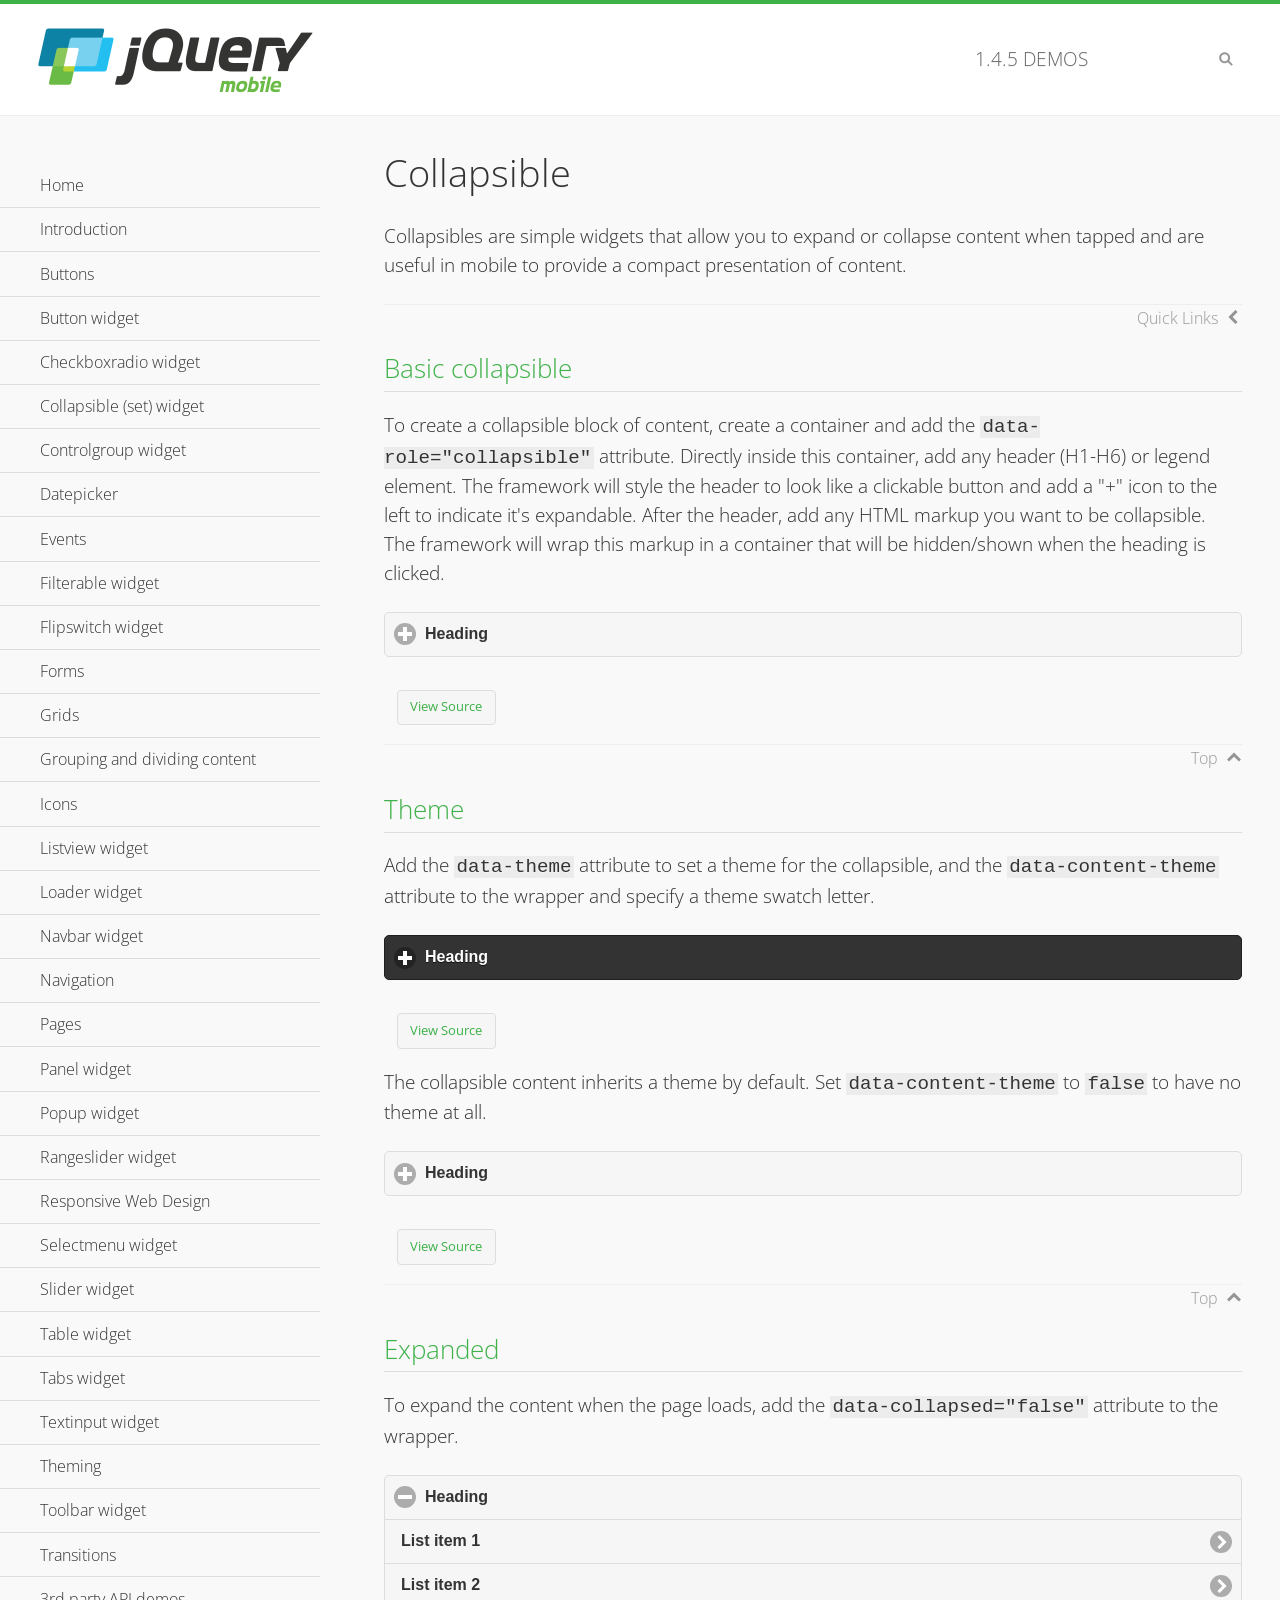
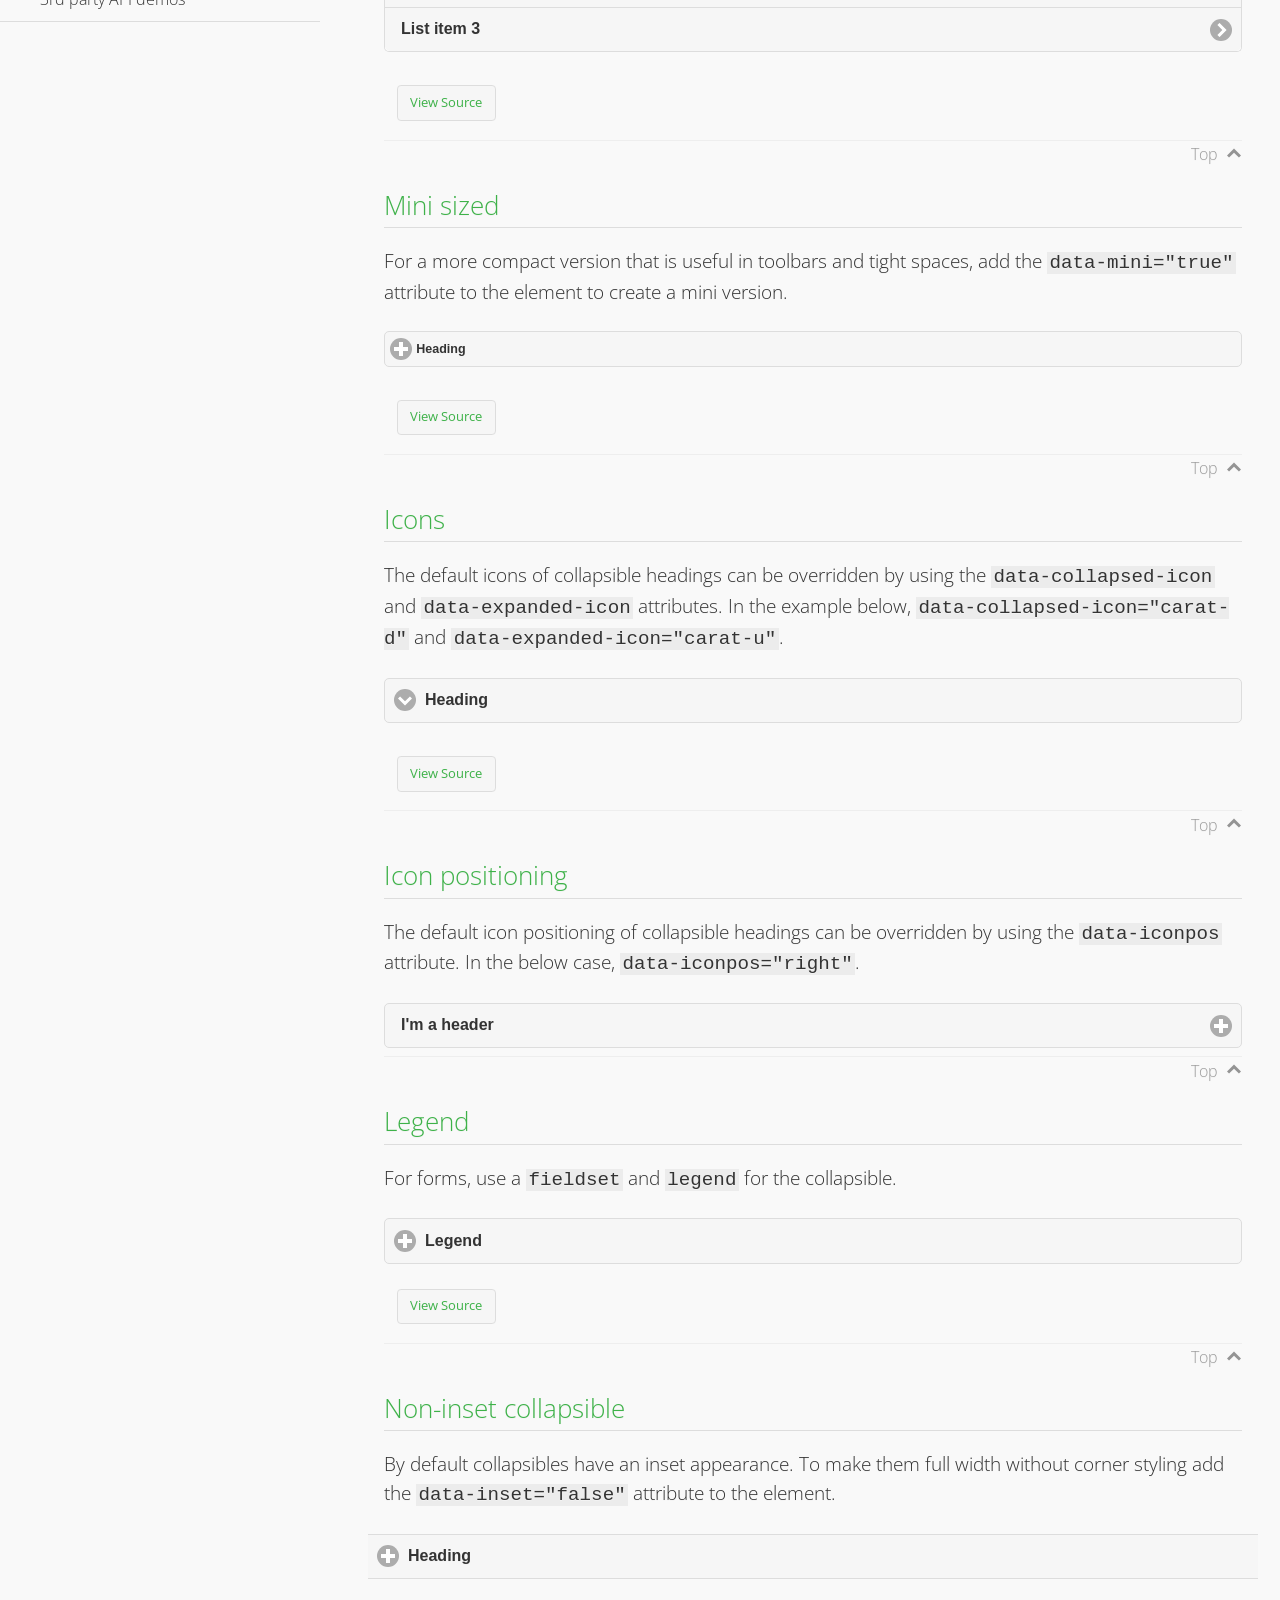
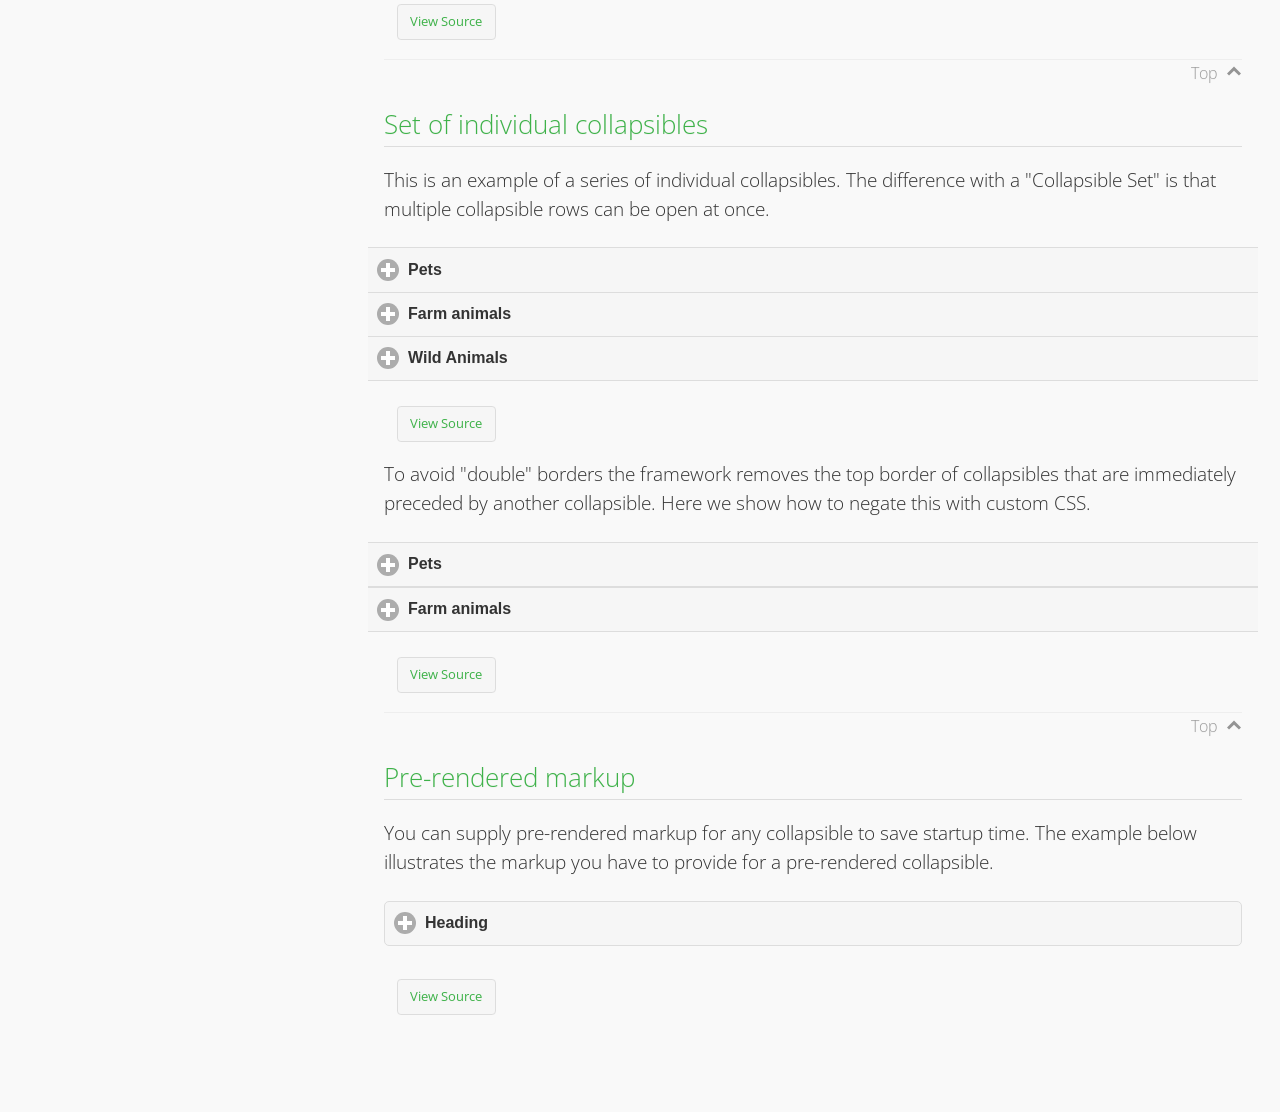
<file: _phonegap/www/js/libs/jquery-mobile/demos/collapsible/index.html>
<!DOCTYPE html>
<html>
<head>
	<meta charset="utf-8">
	<meta name="viewport" content="width=device-width, initial-scale=1">
	<title>Collapsible - jQuery Mobile Demos</title>
    <link rel="stylesheet" href="../css/themes/default/jquery.mobile-1.4.5.min.css">
    <link rel="stylesheet" href="../_assets/css/jqm-demos.css">
    <link rel="shortcut icon" href="../favicon.ico">
    <link rel="stylesheet" href="http://fonts.googleapis.com/css?family=Open+Sans:300,400,700">
    <script src="../js/jquery.js"></script>
    <script src="../_assets/js/index.js"></script>
    <script src="../js/jquery.mobile-1.4.5.min.js"></script>
    <style id="negateDoubleBorder">
        #demo-borders .ui-collapsible-heading .ui-btn { border-top-width: 1px !important; }
    </style>
</head>
<body>
<div data-role="page" class="jqm-demos" data-quicklinks="true">

    <div data-role="header" class="jqm-header">
		<h2><a href="../" title="jQuery Mobile Demos home"><img src="../_assets/img/jquery-logo.png" alt="jQuery Mobile"></a></h2>
		<p><span class="jqm-version"></span> Demos</p>
        <a href="#" class="jqm-navmenu-link ui-btn ui-btn-icon-notext ui-corner-all ui-icon-bars ui-nodisc-icon ui-alt-icon ui-btn-left">Menu</a>
        <a href="#" class="jqm-search-link ui-btn ui-btn-icon-notext ui-corner-all ui-icon-search ui-nodisc-icon ui-alt-icon ui-btn-right">Search</a>
    </div><!-- /header -->

    <div role="main" class="ui-content jqm-content">

        <h1>Collapsible</h1>

        <p>Collapsibles are simple widgets that allow you to expand or collapse content when tapped and are useful in mobile to provide a compact presentation of content.</p>

        <h2>Basic collapsible</h2>

        <p>To create a collapsible block of content, create a container and add the <code> data-role="collapsible"</code> attribute. Directly inside this container, add any header (H1-H6) or legend element. The framework will style the header to look like a clickable button and add a "+" icon to the left to indicate it's expandable. After the header, add any HTML markup you want to be collapsible. The framework will wrap this markup in a container that will be hidden/shown when the heading is clicked.</p>

        <div data-demo-html="true">
            <div data-role="collapsible">
                <h4>Heading</h4>
                <p>I'm the collapsible content. By default I'm closed, but you can click the header to open me.</p>
            </div>
        </div><!--/demo-html -->

        <h2>Theme</h2>

        <p>Add the <code>data-theme</code> attribute to set a theme for the collapsible, and the <code>data-content-theme</code> attribute to the wrapper and specify a theme swatch letter.</p>

        <div data-demo-html="true">
            <div data-role="collapsible" data-theme="b" data-content-theme="b">
                <h4>Heading</h4>
                <p>I'm the collapsible content with a themed content block set to "b".</p>
            </div>
        </div><!--/demo-html -->

        <p>The collapsible content inherits a theme by default. Set <code>data-content-theme</code> to <code>false</code> to have no theme at all.</p>

        <div data-demo-html="true">
            <div data-role="collapsible" data-content-theme="false">
                <h4>Heading</h4>
                <p>I'm the collapsible content without a theme.</p>
            </div>
        </div><!--/demo-html -->

        <h2>Expanded</h2>

        <p>To expand the content when the page loads, add the <code>data-collapsed="false"</code> attribute to the wrapper.</p>

        <div data-demo-html="true">
            <div data-role="collapsible" data-collapsed="false">
                <h4>Heading</h4>
                <ul data-role="listview">
                    <li><a href="#">List item 1</a></li>
                    <li><a href="#">List item 2</a></li>
                    <li><a href="#">List item 3</a></li>
                </ul>
            </div>
        </div><!--/demo-html -->

        <h2>Mini sized</h2>

        <p>For a more compact version that is useful in toolbars and tight spaces, add the <code>data-mini="true"</code> attribute to the element to create a mini version. </p>

        <div data-demo-html="true">
            <div data-role="collapsible" data-mini="true">
                <h4>Heading</h4>
                <ul data-role="listview">
                    <li><a href="#">List item 1</a></li>
                    <li><a href="#">List item 2</a></li>
                    <li><a href="#">List item 3</a></li>
                </ul>
            </div>
        </div><!--/demo-html -->

            <h2>Icons</h2>

            <p>The default icons of collapsible headings can be overridden by using the <code>data-collapsed-icon</code> and <code>data-expanded-icon</code> attributes. In the example below, <code>data-collapsed-icon="carat-d"</code> and <code>data-expanded-icon="carat-u"</code>.</p>

            <div data-demo-html="true">
                <div data-role="collapsible" data-collapsed-icon="carat-d" data-expanded-icon="carat-u">
                    <h4>Heading</h4>
                    <ul data-role="listview" data-inset="false">
                        <li>Read-only list item 1</li>
                        <li>Read-only list item 2</li>
                        <li>Read-only list item 3</li>
                    </ul>
                </div>
            </div><!--/demo-html -->

            <h2>Icon positioning</h2>

            <p>The default icon positioning of collapsible headings can be overridden by using the <code>data-iconpos</code> attribute. In the below case, <code>data-iconpos="right"</code>.</p>

            <div data-role="collapsible" data-iconpos="right">
                <h3>I'm a header</h3>
                <p><code>data-iconpos="right"</code></p>
            </div>

        <h2>Legend</h2>

        <p>For forms, use a <code>fieldset</code> and <code>legend</code> for the collapsible.</p>
        <div data-demo-html="true">
            <form>
                <fieldset data-role="collapsible">
                    <legend>Legend</legend>

                    <label for="textinput-f">Text Input:</label>
                    <input type="text" name="textinput-f" id="textinput-f" placeholder="Text input" value="">

                    <div data-role="controlgroup">
                        <input type="checkbox" name="checkbox-1-a" id="checkbox-1-a">
                        <label for="checkbox-1-a">One</label>
                        <input type="checkbox" name="checkbox-2-a" id="checkbox-2-a">
                        <label for="checkbox-2-a">Two</label>
                        <input type="checkbox" name="checkbox-3-a" id="checkbox-3-a">
                        <label for="checkbox-3-a">Three</label>
                    </div>
                </fieldset>
            </form>
        </div><!--/demo-html -->

        <h2>Non-inset collapsible</h2>

        <p>By default collapsibles have an inset appearance. To make them full width without corner styling add the <code>data-inset="false"</code> attribute to the element.</p>

        <div data-demo-html="true">
            <div data-role="collapsible" data-inset="false">
                <h4>Heading</h4>
                <p>I'm the collapsible content. By default I'm closed, but you can click the header to open me.</p>
            </div>
        </div><!--/demo-html -->

        <h2>Set of individual collapsibles</h2>

        <p>This is an example of a series of individual collapsibles. The difference with a "Collapsible Set" is that multiple collapsible rows can be open at once.</p>

        <div data-demo-html="true">
            <div data-role="collapsible" data-inset="false">
                <h3>Pets</h3>
                <ul data-role="listview">
                    <li><a href="#">Canary</a></li>
                    <li><a href="#">Cat</a></li>
                    <li><a href="#">Dog</a></li>
                    <li><a href="#">Gerbil</a></li>
                    <li><a href="#">Iguana</a></li>
                    <li><a href="#">Mouse</a></li>
                </ul>
            </div><!-- /collapsible -->
            <div data-role="collapsible" data-inset="false">
                <h3>Farm animals</h3>
                <ul data-role="listview">
                    <li><a href="#">Chicken</a></li>
                    <li><a href="#">Cow</a></li>
                    <li><a href="#">Duck</a></li>
                    <li><a href="#">Horse</a></li>
                    <li><a href="#">Pig</a></li>
                    <li><a href="#">Sheep</a></li>
                </ul>
            </div><!-- /collapsible -->
            <div data-role="collapsible" data-inset="false">
                <h3>Wild Animals</h3>
                <ul data-role="listview">
                    <li><a href="#">Aardvark</a></li>
                    <li><a href="#">Alligator</a></li>
                    <li><a href="#">Ant</a></li>
                    <li><a href="#">Bear</a></li>
                    <li><a href="#">Beaver</a></li>
                    <li><a href="#">Cougar</a></li>
                    <li><a href="#">Dingo</a></li>
                </ul>
            </div><!-- /collapsible -->
        </div><!--/demo-html -->

        <p>To avoid "double" borders the framework removes the top border of collapsibles that are immediately preceded by another collapsible. Here we show how to negate this with custom CSS.</p>

        <div data-demo-html="true" data-demo-css="#negateDoubleBorder">
            <div id="demo-borders">
                <div data-role="collapsible" data-inset="false">
                    <h3>Pets</h3>
                    <ul data-role="listview">
                        <li><a href="#">Canary</a></li>
                        <li><a href="#">Cat</a></li>
                        <li><a href="#">Dog</a></li>
                        <li><a href="#">Gerbil</a></li>
                        <li><a href="#">Iguana</a></li>
                        <li><a href="#">Mouse</a></li>
                    </ul>
                </div><!-- /collapsible -->
                <div data-role="collapsible" data-inset="false">
                    <h3>Farm animals</h3>
                    <ul data-role="listview">
                        <li><a href="#">Chicken</a></li>
                        <li><a href="#">Cow</a></li>
                        <li><a href="#">Duck</a></li>
                        <li><a href="#">Horse</a></li>
                        <li><a href="#">Pig</a></li>
                        <li><a href="#">Sheep</a></li>
                    </ul>
                </div><!-- /collapsible -->
            </div>
        </div><!--/demo-html -->

			<h2>Pre-rendered markup</h2>
			<p>You can supply pre-rendered markup for any collapsible to save startup time. The example below illustrates the markup you have to provide for a pre-rendered collapsible.</p>
				<div data-demo-html="true">
					<div data-role="collapsible" data-enhanced="true" class="ui-collapsible ui-collapsible-inset ui-corner-all ui-collapsible-collapsed">
						<h4 class="ui-collapsible-heading ui-collapsible-heading-collapsed">
							<a href="#" class="ui-collapsible-heading-toggle ui-btn ui-btn-icon-left ui-icon-plus">
							Heading
							<div class="ui-collapsible-heading-status"> click to expand contents</div>
							</a>
						</h4>
						<div class="ui-collapsible-content ui-collapsible-content-collapsed" aria-hidden="true">
						<p>I'm the collapsible content. By default I'm closed, but you can click the header to open me.</p>
						</div>
					</div>
				</div>

	</div><!-- /content -->
	    <div data-role="panel" class="jqm-navmenu-panel" data-position="left" data-display="overlay" data-theme="a">
	    	<ul class="jqm-list ui-alt-icon ui-nodisc-icon">
<li data-filtertext="demos homepage" data-icon="home"><a href=".././">Home</a></li>
<li data-filtertext="introduction overview getting started"><a href="../intro/" data-ajax="false">Introduction</a></li>
<li data-filtertext="buttons button markup buttonmarkup method anchor link button element"><a href="../button-markup/" data-ajax="false">Buttons</a></li>
<li data-filtertext="form button widget input button submit reset"><a href="../button/" data-ajax="false">Button widget</a></li>
<li data-role="collapsible" data-enhanced="true" data-collapsed-icon="carat-d" data-expanded-icon="carat-u" data-iconpos="right" data-inset="false" class="ui-collapsible ui-collapsible-themed-content ui-collapsible-collapsed">
	<h3 class="ui-collapsible-heading ui-collapsible-heading-collapsed">
		<a href="#" class="ui-collapsible-heading-toggle ui-btn ui-btn-icon-right ui-btn-inherit ui-icon-carat-d">
		    Checkboxradio widget<span class="ui-collapsible-heading-status"> click to expand contents</span>
		</a>
	</h3>
	<div class="ui-collapsible-content ui-body-inherit ui-collapsible-content-collapsed" aria-hidden="true">
		<ul>
			<li data-filtertext="form checkboxradio widget checkbox input checkboxes controlgroups"><a href="../checkboxradio-checkbox/" data-ajax="false">Checkboxes</a></li>
			<li data-filtertext="form checkboxradio widget radio input radio buttons controlgroups"><a href="../checkboxradio-radio/" data-ajax="false">Radio buttons</a></li>
		</ul>
	</div>
</li>
<li data-role="collapsible" data-enhanced="true" data-collapsed-icon="carat-d" data-expanded-icon="carat-u" data-iconpos="right" data-inset="false" class="ui-collapsible ui-collapsible-themed-content ui-collapsible-collapsed">
	<h3 class="ui-collapsible-heading ui-collapsible-heading-collapsed">
		<a href="#" class="ui-collapsible-heading-toggle ui-btn ui-btn-icon-right ui-btn-inherit ui-icon-carat-d">
			Collapsible (set) widget<span class="ui-collapsible-heading-status"> click to expand contents</span>
		</a>
	</h3>
	<div class="ui-collapsible-content ui-body-inherit ui-collapsible-content-collapsed" aria-hidden="true">
		<ul>
			<li data-filtertext="collapsibles content formatting"><a href="../collapsible/" data-ajax="false">Collapsible</a></li>
			<li data-filtertext="dynamic collapsible set accordion append expand"><a href="../collapsible-dynamic/" data-ajax="false">Dynamic collapsibles</a></li>
			<li data-filtertext="accordions collapsible set widget content formatting grouped collapsibles"><a href="../collapsibleset/" data-ajax="false">Collapsible set</a></li>
		</ul>
	</div>
</li>
<li data-role="collapsible" data-enhanced="true" data-collapsed-icon="carat-d" data-expanded-icon="carat-u" data-iconpos="right" data-inset="false" class="ui-collapsible ui-collapsible-themed-content ui-collapsible-collapsed">
	<h3 class="ui-collapsible-heading ui-collapsible-heading-collapsed">
		<a href="#" class="ui-collapsible-heading-toggle ui-btn ui-btn-icon-right ui-btn-inherit ui-icon-carat-d">
			Controlgroup widget<span class="ui-collapsible-heading-status"> click to expand contents</span>
		</a>
	</h3>
	<div class="ui-collapsible-content ui-body-inherit ui-collapsible-content-collapsed" aria-hidden="true">
		<ul>
			<li data-filtertext="controlgroups selectmenu checkboxradio input grouped buttons horizontal vertical"><a href="../controlgroup/" data-ajax="false">Controlgroup</a></li>
			<li data-filtertext="dynamic controlgroup dynamically add buttons"><a href="../controlgroup-dynamic/" data-ajax="false">Dynamic controlgroups</a></li>
		</ul>
	</div>
</li>
<li data-filtertext="form datepicker widget date input"><a href="../datepicker/" data-ajax="false">Datepicker</a></li>
<li data-role="collapsible" data-enhanced="true" data-collapsed-icon="carat-d" data-expanded-icon="carat-u" data-iconpos="right" data-inset="false" class="ui-collapsible ui-collapsible-themed-content ui-collapsible-collapsed">
	<h3 class="ui-collapsible-heading ui-collapsible-heading-collapsed">
		<a href="#" class="ui-collapsible-heading-toggle ui-btn ui-btn-icon-right ui-btn-inherit ui-icon-carat-d">
			Events<span class="ui-collapsible-heading-status"> click to expand contents</span>
		</a>
	</h3>
	<div class="ui-collapsible-content ui-body-inherit ui-collapsible-content-collapsed" aria-hidden="true">
		<ul>
			<li data-filtertext="swipe to delete list items listviews swipe events"><a href="../swipe-list/" data-ajax="false">Swipe list items</a></li>
			<li data-filtertext="swipe to navigate swipe page navigation swipe events"><a href="../swipe-page/" data-ajax="false">Swipe page navigation</a></li>
		</ul>
	</div>
</li>
<li data-filtertext="filterable filter elements sorting searching listview table"><a href="../filterable/" data-ajax="false">Filterable widget</a></li>
<li data-filtertext="form flipswitch widget flip toggle switch binary select checkbox input"><a href="../flipswitch/" data-ajax="false">Flipswitch widget</a></li>
<li data-role="collapsible" data-enhanced="true" data-collapsed-icon="carat-d" data-expanded-icon="carat-u" data-iconpos="right" data-inset="false" class="ui-collapsible ui-collapsible-themed-content ui-collapsible-collapsed">
	<h3 class="ui-collapsible-heading ui-collapsible-heading-collapsed">
		<a href="#" class="ui-collapsible-heading-toggle ui-btn ui-btn-icon-right ui-btn-inherit ui-icon-carat-d">
			Forms<span class="ui-collapsible-heading-status"> click to expand contents</span>
		</a>
	</h3>
	<div class="ui-collapsible-content ui-body-inherit ui-collapsible-content-collapsed" aria-hidden="true">
		<ul>
			<li data-filtertext="forms text checkbox radio range button submit reset inputs selects textarea slider flipswitch label form elements"><a href="../forms/" data-ajax="false">Forms</a></li>
			<li data-filtertext="form hide labels hidden accessible ui-hidden-accessible forms"><a href="../forms-label-hidden-accessible/" data-ajax="false">Hide labels</a></li>
			<li data-filtertext="form field containers fieldcontain ui-field-contain forms"><a href="../forms-field-contain/" data-ajax="false">Field containers</a></li>
			<li data-filtertext="forms disabled form elements"><a href="../forms-disabled/" data-ajax="false">Forms disabled</a></li>
			<li data-filtertext="forms gallery examples overview forms text checkbox radio range button submit reset inputs selects textarea slider flipswitch label form elements"><a href="../forms-gallery/" data-ajax="false">Forms gallery</a></li>
		</ul>
	</div>
</li>
<li data-role="collapsible" data-enhanced="true" data-collapsed-icon="carat-d" data-expanded-icon="carat-u" data-iconpos="right" data-inset="false" class="ui-collapsible ui-collapsible-themed-content ui-collapsible-collapsed">
	<h3 class="ui-collapsible-heading ui-collapsible-heading-collapsed">
		<a href="#" class="ui-collapsible-heading-toggle ui-btn ui-btn-icon-right ui-btn-inherit ui-icon-carat-d">
			Grids<span class="ui-collapsible-heading-status"> click to expand contents</span>
		</a>
	</h3>
	<div class="ui-collapsible-content ui-body-inherit ui-collapsible-content-collapsed" aria-hidden="true">
		<ul>
			<li data-filtertext="grids columns blocks content formatting rwd responsive css framework"><a href="../grids/" data-ajax="false">Grids</a></li>
			<li data-filtertext="buttons in grids css framework"><a href="../grids-buttons/" data-ajax="false">Buttons in grids</a></li>
			<li data-filtertext="custom responsive grids rwd css framework"><a href="../grids-custom-responsive/" data-ajax="false">Custom responsive grids</a></li>
		</ul>
	</div>
</li>
<li data-filtertext="blocks content formatting sections heading"><a href="../body-bar-classes/" data-ajax="false">Grouping and dividing content</a></li>
<li data-role="collapsible" data-enhanced="true" data-collapsed-icon="carat-d" data-expanded-icon="carat-u" data-iconpos="right" data-inset="false" class="ui-collapsible ui-collapsible-themed-content ui-collapsible-collapsed">
	<h3 class="ui-collapsible-heading ui-collapsible-heading-collapsed">
		<a href="#" class="ui-collapsible-heading-toggle ui-btn ui-btn-icon-right ui-btn-inherit ui-icon-carat-d">
			Icons<span class="ui-collapsible-heading-status"> click to expand contents</span>
		</a>
	</h3>
	<div class="ui-collapsible-content ui-body-inherit ui-collapsible-content-collapsed" aria-hidden="true">
		<ul>
			<li data-filtertext="button icons svg disc alt custom icon position"><a href="../icons/" data-ajax="false">Icons</a></li>
			<li data-filtertext=""><a href="../icons-grunticon/" data-ajax="false">Grunticon loader</a></li>
		</ul>
	</div>
</li>
<li data-role="collapsible" data-enhanced="true" data-collapsed-icon="carat-d" data-expanded-icon="carat-u" data-iconpos="right" data-inset="false" class="ui-collapsible ui-collapsible-themed-content ui-collapsible-collapsed">
	<h3 class="ui-collapsible-heading ui-collapsible-heading-collapsed">
		<a href="#" class="ui-collapsible-heading-toggle ui-btn ui-btn-icon-right ui-btn-inherit ui-icon-carat-d">
			Listview widget<span class="ui-collapsible-heading-status"> click to expand contents</span>
		</a>
	</h3>
	<div class="ui-collapsible-content ui-body-inherit ui-collapsible-content-collapsed" aria-hidden="true">
		<ul>
			<li data-filtertext="listview widget thumbnails icons nested split button collapsible ul ol"><a href="../listview/" data-ajax="false">Listview</a></li>
			<li data-filtertext="autocomplete filterable reveal listview filtertextbeforefilter placeholder"><a href="../listview-autocomplete/" data-ajax="false">Listview autocomplete</a></li>
			<li data-filtertext="autocomplete filterable reveal listview remote data filtertextbeforefilter placeholder"><a href="../listview-autocomplete-remote/" data-ajax="false">Listview autocomplete remote data</a></li>
			<li data-filtertext="autodividers anchor jump scroll linkbars listview lists ul ol"><a href="../listview-autodividers-linkbar/" data-ajax="false">Listview autodividers linkbar</a></li>
			<li data-filtertext="listview autodividers selector autodividersselector lists ul ol"><a href="../listview-autodividers-selector/" data-ajax="false">Listview autodividers selector</a></li>
			<li data-filtertext="listview nested list items"><a href="../listview-nested-lists/" data-ajax="false">Nested Listviews</a></li>
			<li data-filtertext="listview collapsible list items flat"><a href="../listview-collapsible-item-flat/" data-ajax="false">Listview collapsible list items (flat)</a></li>
			<li data-filtertext="listview collapsible list indented"><a href="../listview-collapsible-item-indented/" data-ajax="false">Listview collapsible list items (indented)</a></li>
			<li data-filtertext="grid listview responsive grids responsive listviews lists ul"><a href="../listview-grid/" data-ajax="false">Listview responsive grid</a></li>
		</ul>
	</div>
</li>
<li data-filtertext="loader widget page loading navigation overlay spinner"><a href="../loader/" data-ajax="false">Loader widget</a></li>
<li data-filtertext="navbar widget navmenu toolbars header footer"><a href="../navbar/" data-ajax="false">Navbar widget</a></li>
<li data-role="collapsible" data-enhanced="true" data-collapsed-icon="carat-d" data-expanded-icon="carat-u" data-iconpos="right" data-inset="false" class="ui-collapsible ui-collapsible-themed-content ui-collapsible-collapsed">
	<h3 class="ui-collapsible-heading ui-collapsible-heading-collapsed">
		<a href="#" class="ui-collapsible-heading-toggle ui-btn ui-btn-icon-right ui-btn-inherit ui-icon-carat-d">
			Navigation<span class="ui-collapsible-heading-status"> click to expand contents</span>
		</a>
	</h3>
	<div class="ui-collapsible-content ui-body-inherit ui-collapsible-content-collapsed" aria-hidden="true">
		<ul>
			<li data-filtertext="ajax navigation navigate widget history event method"><a href="../navigation/" data-ajax="false">Navigation</a></li>
			<li data-filtertext="linking pages page links navigation ajax prefetch cache"><a href="../navigation-linking-pages/" data-ajax="false">Linking pages</a></li>
			<!-- <li data-filtertext="php redirect server redirection server-side navigation"><a href="../navigation-php-redirect/" data-ajax="false">PHP redirect demo</a></li>-->
			<li data-filtertext="navigation redirection hash query"><a href="../navigation-hash-processing/" data-ajax="false">Hash processing demo</a></li>
			<li data-filtertext="navigation redirection hash query"><a href="../page-events/" data-ajax="false">Page Navigation Events</a></li>
		</ul>
	</div>
</li>
<li data-role="collapsible" data-enhanced="true" data-collapsed-icon="carat-d" data-expanded-icon="carat-u" data-iconpos="right" data-inset="false" class="ui-collapsible ui-collapsible-themed-content ui-collapsible-collapsed">
	<h3 class="ui-collapsible-heading ui-collapsible-heading-collapsed">
		<a href="#" class="ui-collapsible-heading-toggle ui-btn ui-btn-icon-right ui-btn-inherit ui-icon-carat-d">
			Pages<span class="ui-collapsible-heading-status"> click to expand contents</span>
		</a>
	</h3>
	<div class="ui-collapsible-content ui-body-inherit ui-collapsible-content-collapsed" aria-hidden="true">
		<ul>
			<li data-filtertext="pages page widget ajax navigation"><a href="../pages/" data-ajax="false">Pages</a></li>
			<li data-filtertext="single page"><a href="../pages-single-page/" data-ajax="false">Single page</a></li>
			<li data-filtertext="multipage multi-page page"><a href="../pages-multi-page/" data-ajax="false">Multi-page template</a></li>
			<li data-filtertext="dialog page widget modal popup"><a href="../pages-dialog/" data-ajax="false">Dialog page</a></li>
		</ul>
	</div>
</li>
<li data-role="collapsible" data-enhanced="true" data-collapsed-icon="carat-d" data-expanded-icon="carat-u" data-iconpos="right" data-inset="false" class="ui-collapsible ui-collapsible-themed-content ui-collapsible-collapsed">
	<h3 class="ui-collapsible-heading ui-collapsible-heading-collapsed">
		<a href="#" class="ui-collapsible-heading-toggle ui-btn ui-btn-icon-right ui-btn-inherit ui-icon-carat-d">
			Panel widget<span class="ui-collapsible-heading-status"> click to expand contents</span>
		</a>
	</h3>
	<div class="ui-collapsible-content ui-body-inherit ui-collapsible-content-collapsed" aria-hidden="true">
		<ul>
			<li data-filtertext="panel widget sliding panels reveal push overlay responsive"><a href="../panel/" data-ajax="false">Panel</a></li>
			<li data-filtertext=""><a href="../panel-external/" data-ajax="false">External panels</a></li>
			<li data-filtertext="panel "><a href="../panel-fixed/" data-ajax="false">Fixed panels</a></li>
			<li data-filtertext="panel slide panels sliding panels shadow rwd responsive breakpoint"><a href="../panel-responsive/" data-ajax="false">Panels responsive</a></li>
			<li data-filtertext="panel custom style custom panel width reveal shadow listview panel styling page background wrapper"><a href="../panel-styling/" data-ajax="false">Custom panel style</a></li>
			<li data-filtertext="panel open on swipe"><a href="../panel-swipe-open/" data-ajax="false">Panel open on swipe</a></li>
			<li data-filtertext="panels outside page internal external toolbars"><a href="../panel-external-internal/" data-ajax="false">Panel external and internal</a></li>
		</ul>
	</div>
</li>
<li data-role="collapsible" data-enhanced="true" data-collapsed-icon="carat-d" data-expanded-icon="carat-u" data-iconpos="right" data-inset="false" class="ui-collapsible ui-collapsible-themed-content ui-collapsible-collapsed">
	<h3 class="ui-collapsible-heading ui-collapsible-heading-collapsed">
		<a href="#" class="ui-collapsible-heading-toggle ui-btn ui-btn-icon-right ui-btn-inherit ui-icon-carat-d">
			Popup widget<span class="ui-collapsible-heading-status"> click to expand contents</span>
		</a>
	</h3>
	<div class="ui-collapsible-content ui-body-inherit ui-collapsible-content-collapsed" aria-hidden="true">
		<ul>
			<li data-filtertext="popup widget popups dialog modal transition tooltip lightbox form overlay screen flip pop fade transition"><a href="../popup/" data-ajax="false">Popup</a></li>
			<li data-filtertext="popup alignment position"><a href="../popup-alignment/" data-ajax="false">Popup alignment</a></li>
			<li data-filtertext="popup arrow size popups popover"><a href="../popup-arrow-size/" data-ajax="false">Popup arrow size</a></li>
			<li data-filtertext="dynamic popups popup images lightbox"><a href="../popup-dynamic/" data-ajax="false">Dynamic popups</a></li>
			<li data-filtertext="popups with iframes scaling"><a href="../popup-iframe/" data-ajax="false">Popups with iframes</a></li>
			<li data-filtertext="popup image scaling"><a href="../popup-image-scaling/" data-ajax="false">Popup image scaling</a></li>
			<li data-filtertext="external popup outside multi-page"><a href="../popup-outside-multipage/" data-ajax="false">Popup outside multi-page</a></li>
		</ul>
	</div>
</li>
<li data-filtertext="form rangeslider widget dual sliders dual handle sliders range input"><a href="../rangeslider/" data-ajax="false">Rangeslider widget</a></li>
<li data-filtertext="responsive web design rwd adaptive progressive enhancement PE accessible mobile breakpoints media query media queries"><a href="../rwd/" data-ajax="false">Responsive Web Design</a></li>
<li data-role="collapsible" data-enhanced="true" data-collapsed-icon="carat-d" data-expanded-icon="carat-u" data-iconpos="right" data-inset="false" class="ui-collapsible ui-collapsible-themed-content ui-collapsible-collapsed">
	<h3 class="ui-collapsible-heading ui-collapsible-heading-collapsed">
		<a href="#" class="ui-collapsible-heading-toggle ui-btn ui-btn-icon-right ui-btn-inherit ui-icon-carat-d">
			Selectmenu widget<span class="ui-collapsible-heading-status"> click to expand contents</span>
		</a>
	</h3>
	<div class="ui-collapsible-content ui-body-inherit ui-collapsible-content-collapsed" aria-hidden="true">
		<ul>
			<li data-filtertext="form selectmenu widget select input custom select menu selects"><a href="../selectmenu/" data-ajax="false">Selectmenu</a></li>
			<li data-filtertext="form custom select menu selectmenu widget custom menu option optgroup multiple selects"><a href="../selectmenu-custom/" data-ajax="false">Custom select menu</a></li>
			<li data-filtertext="filterable select filter popup dialog"><a href="../selectmenu-custom-filter/" data-ajax="false">Custom select menu with filter</a></li>
		</ul>
	</div>
</li>
<li data-role="collapsible" data-enhanced="true" data-collapsed-icon="carat-d" data-expanded-icon="carat-u" data-iconpos="right" data-inset="false" class="ui-collapsible ui-collapsible-themed-content ui-collapsible-collapsed">
	<h3 class="ui-collapsible-heading ui-collapsible-heading-collapsed">
		<a href="#" class="ui-collapsible-heading-toggle ui-btn ui-btn-icon-right ui-btn-inherit ui-icon-carat-d">
			Slider widget<span class="ui-collapsible-heading-status"> click to expand contents</span>
		</a>
	</h3>
	<div class="ui-collapsible-content ui-body-inherit ui-collapsible-content-collapsed" aria-hidden="true">
		<ul>
			<li data-filtertext="form slider widget range input single sliders"><a href="../slider/" data-ajax="false">Slider</a></li>
			<li data-filtertext="form slider widget flipswitch slider binary select flip toggle switch"><a href="../slider-flipswitch/" data-ajax="false">Slider flip toggle switch</a></li>
			<li data-filtertext="form slider tooltip handle value input range sliders"><a href="../slider-tooltip/" data-ajax="false">Slider tooltip</a></li>
		</ul>
	</div>
</li>
<li data-role="collapsible" data-enhanced="true" data-collapsed-icon="carat-d" data-expanded-icon="carat-u" data-iconpos="right" data-inset="false" class="ui-collapsible ui-collapsible-themed-content ui-collapsible-collapsed">
	<h3 class="ui-collapsible-heading ui-collapsible-heading-collapsed">
		<a href="#" class="ui-collapsible-heading-toggle ui-btn ui-btn-icon-right ui-btn-inherit ui-icon-carat-d">
			Table widget<span class="ui-collapsible-heading-status"> click to expand contents</span>
		</a>
	</h3>
	<div class="ui-collapsible-content ui-body-inherit ui-collapsible-content-collapsed" aria-hidden="true">
		<ul>
			<li data-filtertext="table widget reflow column toggle th td responsive tables rwd hide show tabular"><a href="../table-column-toggle/" data-ajax="false">Table Column Toggle</a></li>
			<li data-filtertext="table column toggle phone comparison demo"><a href="../table-column-toggle-example/" data-ajax="false">Table Column Toggle demo</a></li>
			<li data-filtertext="responsive tables table column toggle heading groups rwd breakpoint"><a href="../table-column-toggle-heading-groups/" data-ajax="false">Table Column Toggle heading groups</a></li>
			<li data-filtertext="responsive tables table column toggle hide rwd breakpoint customization options"><a href="../table-column-toggle-options/" data-ajax="false">Table Column Toggle options</a></li>
			<li data-filtertext="table reflow th td responsive rwd columns tabular"><a href="../table-reflow/" data-ajax="false">Table Reflow</a></li>
			<li data-filtertext="responsive tables table reflow heading groups rwd breakpoint"><a href="../table-reflow-heading-groups/" data-ajax="false">Table Reflow heading groups</a></li>
			<li data-filtertext="responsive tables table reflow stripes strokes table style"><a href="../table-reflow-stripes-strokes/" data-ajax="false">Table Reflow stripes and strokes</a></li>
			<li data-filtertext="responsive tables table reflow stack custom styles"><a href="../table-reflow-styling/" data-ajax="false">Table Reflow custom styles</a></li>
		</ul>
	</div>
</li>
<li data-filtertext="ui tabs widget"><a href="../tabs/" data-ajax="false">Tabs widget</a></li>
<li data-filtertext="form textinput widget text input textarea number date time tel email file color password"><a href="../textinput/" data-ajax="false">Textinput widget</a></li>
<li data-role="collapsible" data-enhanced="true" data-collapsed-icon="carat-d" data-expanded-icon="carat-u" data-iconpos="right" data-inset="false" class="ui-collapsible ui-collapsible-themed-content ui-collapsible-collapsed">
	<h3 class="ui-collapsible-heading ui-collapsible-heading-collapsed">
		<a href="#" class="ui-collapsible-heading-toggle ui-btn ui-btn-icon-right ui-btn-inherit ui-icon-carat-d">
			Theming<span class="ui-collapsible-heading-status"> click to expand contents</span>
		</a>
	</h3>
	<div class="ui-collapsible-content ui-body-inherit ui-collapsible-content-collapsed" aria-hidden="true">
		<ul>
			<li data-filtertext="default theme swatches theming style css"><a href="../theme-default/" data-ajax="false">Default theme</a></li>
			<li data-filtertext="classic theme old theme swatches theming style css"><a href="../theme-classic/" data-ajax="false">Classic theme</a></li>
		</ul>
	</div>
</li>
<li data-role="collapsible" data-enhanced="true" data-collapsed-icon="carat-d" data-expanded-icon="carat-u" data-iconpos="right" data-inset="false" class="ui-collapsible ui-collapsible-themed-content ui-collapsible-collapsed">
	<h3 class="ui-collapsible-heading ui-collapsible-heading-collapsed">
		<a href="#" class="ui-collapsible-heading-toggle ui-btn ui-btn-icon-right ui-btn-inherit ui-icon-carat-d">
			Toolbar widget<span class="ui-collapsible-heading-status"> click to expand contents</span>
		</a>
	</h3>
	<div class="ui-collapsible-content ui-body-inherit ui-collapsible-content-collapsed" aria-hidden="true">
		<ul>
			<li data-filtertext="toolbar widget header footer toolbars fixed fullscreen external sections"><a href="../toolbar/" data-ajax="false">Toolbar</a></li>
			<li data-filtertext="dynamic toolbars dynamically add toolbar header footer"><a href="../toolbar-dynamic/" data-ajax="false">Dynamic toolbars</a></li>
			<li data-filtertext="external toolbars header footer"><a href="../toolbar-external/" data-ajax="false">External toolbars</a></li>
			<li data-filtertext="fixed toolbars header footer"><a href="../toolbar-fixed/" data-ajax="false">Fixed toolbars</a></li>
			<li data-filtertext="fixed fullscreen toolbars header footer"><a href="../toolbar-fixed-fullscreen/" data-ajax="false">Fullscreen toolbars</a></li>
			<li data-filtertext="external fixed toolbars header footer"><a href="../toolbar-fixed-external/" data-ajax="false">Fixed external toolbars</a></li>
			<li data-filtertext="external persistent toolbars header footer navbar navmenu"><a href="../toolbar-fixed-persistent/" data-ajax="false">Persistent toolbars</a></li>
			<li data-filtertext="external ajax optimized toolbars persistent toolbars header footer navbar"><a href="../toolbar-fixed-persistent-optimized/" data-ajax="false">Ajax optimized toolbars</a></li>
			<li data-filtertext="form in toolbars header footer"><a href="../toolbar-fixed-forms/" data-ajax="false">Form in toolbar</a></li>
		</ul>
	</div>
</li>
<li data-filtertext="page transitions animated pages popup navigation flip slide fade pop"><a href="../transitions/" data-ajax="false">Transitions</a></li>
<li data-role="collapsible" data-enhanced="true" data-collapsed-icon="carat-d" data-expanded-icon="carat-u" data-iconpos="right" data-inset="false" class="ui-collapsible ui-collapsible-themed-content ui-collapsible-collapsed">
	<h3 class="ui-collapsible-heading ui-collapsible-heading-collapsed">
		<a href="#" class="ui-collapsible-heading-toggle ui-btn ui-btn-icon-right ui-btn-inherit ui-icon-carat-d">
			3rd party API demos<span class="ui-collapsible-heading-status"> click to expand contents</span>
		</a>
	</h3>
	<div class="ui-collapsible-content ui-body-inherit ui-collapsible-content-collapsed" aria-hidden="true">
		<ul>
			<li data-filtertext="backbone requirejs navigation router"><a href="../backbone-requirejs/" data-ajax="false">Backbone RequireJS</a></li>
			<li data-filtertext="google maps geolocation demo"><a href="../map-geolocation/" data-ajax="false">Google Maps geolocation</a></li>
			<li data-filtertext="google maps hybrid"><a href="../map-list-toggle/" data-ajax="false">Google Maps list toggle</a></li>
		</ul>
	</div>
</li>



		     </ul>
		</div><!-- /panel -->


	<div data-role="footer" data-position="fixed" data-tap-toggle="false" class="jqm-footer">
		<p>jQuery Mobile Demos version <span class="jqm-version"></span></p>
		<p>Copyright 2014 The jQuery Foundation</p>
	</div><!-- /footer -->
	<!-- TODO: This should become an external panel so we can add input to markup (unique ID) -->
    <div data-role="panel" class="jqm-search-panel" data-position="right" data-display="overlay" data-theme="a">
		<div class="jqm-search">
			<ul class="jqm-list" data-filter-placeholder="Search demos..." data-filter-reveal="true">
<li data-filtertext="demos homepage" data-icon="home"><a href=".././">Home</a></li>
<li data-filtertext="introduction overview getting started"><a href="../intro/" data-ajax="false">Introduction</a></li>
<li data-filtertext="buttons button markup buttonmarkup method anchor link button element"><a href="../button-markup/" data-ajax="false">Buttons</a></li>
<li data-filtertext="form button widget input button submit reset"><a href="../button/" data-ajax="false">Button widget</a></li>
<li data-role="collapsible" data-enhanced="true" data-collapsed-icon="carat-d" data-expanded-icon="carat-u" data-iconpos="right" data-inset="false" class="ui-collapsible ui-collapsible-themed-content ui-collapsible-collapsed">
	<h3 class="ui-collapsible-heading ui-collapsible-heading-collapsed">
		<a href="#" class="ui-collapsible-heading-toggle ui-btn ui-btn-icon-right ui-btn-inherit ui-icon-carat-d">
		    Checkboxradio widget<span class="ui-collapsible-heading-status"> click to expand contents</span>
		</a>
	</h3>
	<div class="ui-collapsible-content ui-body-inherit ui-collapsible-content-collapsed" aria-hidden="true">
		<ul>
			<li data-filtertext="form checkboxradio widget checkbox input checkboxes controlgroups"><a href="../checkboxradio-checkbox/" data-ajax="false">Checkboxes</a></li>
			<li data-filtertext="form checkboxradio widget radio input radio buttons controlgroups"><a href="../checkboxradio-radio/" data-ajax="false">Radio buttons</a></li>
		</ul>
	</div>
</li>
<li data-role="collapsible" data-enhanced="true" data-collapsed-icon="carat-d" data-expanded-icon="carat-u" data-iconpos="right" data-inset="false" class="ui-collapsible ui-collapsible-themed-content ui-collapsible-collapsed">
	<h3 class="ui-collapsible-heading ui-collapsible-heading-collapsed">
		<a href="#" class="ui-collapsible-heading-toggle ui-btn ui-btn-icon-right ui-btn-inherit ui-icon-carat-d">
			Collapsible (set) widget<span class="ui-collapsible-heading-status"> click to expand contents</span>
		</a>
	</h3>
	<div class="ui-collapsible-content ui-body-inherit ui-collapsible-content-collapsed" aria-hidden="true">
		<ul>
			<li data-filtertext="collapsibles content formatting"><a href="../collapsible/" data-ajax="false">Collapsible</a></li>
			<li data-filtertext="dynamic collapsible set accordion append expand"><a href="../collapsible-dynamic/" data-ajax="false">Dynamic collapsibles</a></li>
			<li data-filtertext="accordions collapsible set widget content formatting grouped collapsibles"><a href="../collapsibleset/" data-ajax="false">Collapsible set</a></li>
		</ul>
	</div>
</li>
<li data-role="collapsible" data-enhanced="true" data-collapsed-icon="carat-d" data-expanded-icon="carat-u" data-iconpos="right" data-inset="false" class="ui-collapsible ui-collapsible-themed-content ui-collapsible-collapsed">
	<h3 class="ui-collapsible-heading ui-collapsible-heading-collapsed">
		<a href="#" class="ui-collapsible-heading-toggle ui-btn ui-btn-icon-right ui-btn-inherit ui-icon-carat-d">
			Controlgroup widget<span class="ui-collapsible-heading-status"> click to expand contents</span>
		</a>
	</h3>
	<div class="ui-collapsible-content ui-body-inherit ui-collapsible-content-collapsed" aria-hidden="true">
		<ul>
			<li data-filtertext="controlgroups selectmenu checkboxradio input grouped buttons horizontal vertical"><a href="../controlgroup/" data-ajax="false">Controlgroup</a></li>
			<li data-filtertext="dynamic controlgroup dynamically add buttons"><a href="../controlgroup-dynamic/" data-ajax="false">Dynamic controlgroups</a></li>
		</ul>
	</div>
</li>
<li data-filtertext="form datepicker widget date input"><a href="../datepicker/" data-ajax="false">Datepicker</a></li>
<li data-role="collapsible" data-enhanced="true" data-collapsed-icon="carat-d" data-expanded-icon="carat-u" data-iconpos="right" data-inset="false" class="ui-collapsible ui-collapsible-themed-content ui-collapsible-collapsed">
	<h3 class="ui-collapsible-heading ui-collapsible-heading-collapsed">
		<a href="#" class="ui-collapsible-heading-toggle ui-btn ui-btn-icon-right ui-btn-inherit ui-icon-carat-d">
			Events<span class="ui-collapsible-heading-status"> click to expand contents</span>
		</a>
	</h3>
	<div class="ui-collapsible-content ui-body-inherit ui-collapsible-content-collapsed" aria-hidden="true">
		<ul>
			<li data-filtertext="swipe to delete list items listviews swipe events"><a href="../swipe-list/" data-ajax="false">Swipe list items</a></li>
			<li data-filtertext="swipe to navigate swipe page navigation swipe events"><a href="../swipe-page/" data-ajax="false">Swipe page navigation</a></li>
		</ul>
	</div>
</li>
<li data-filtertext="filterable filter elements sorting searching listview table"><a href="../filterable/" data-ajax="false">Filterable widget</a></li>
<li data-filtertext="form flipswitch widget flip toggle switch binary select checkbox input"><a href="../flipswitch/" data-ajax="false">Flipswitch widget</a></li>
<li data-role="collapsible" data-enhanced="true" data-collapsed-icon="carat-d" data-expanded-icon="carat-u" data-iconpos="right" data-inset="false" class="ui-collapsible ui-collapsible-themed-content ui-collapsible-collapsed">
	<h3 class="ui-collapsible-heading ui-collapsible-heading-collapsed">
		<a href="#" class="ui-collapsible-heading-toggle ui-btn ui-btn-icon-right ui-btn-inherit ui-icon-carat-d">
			Forms<span class="ui-collapsible-heading-status"> click to expand contents</span>
		</a>
	</h3>
	<div class="ui-collapsible-content ui-body-inherit ui-collapsible-content-collapsed" aria-hidden="true">
		<ul>
			<li data-filtertext="forms text checkbox radio range button submit reset inputs selects textarea slider flipswitch label form elements"><a href="../forms/" data-ajax="false">Forms</a></li>
			<li data-filtertext="form hide labels hidden accessible ui-hidden-accessible forms"><a href="../forms-label-hidden-accessible/" data-ajax="false">Hide labels</a></li>
			<li data-filtertext="form field containers fieldcontain ui-field-contain forms"><a href="../forms-field-contain/" data-ajax="false">Field containers</a></li>
			<li data-filtertext="forms disabled form elements"><a href="../forms-disabled/" data-ajax="false">Forms disabled</a></li>
			<li data-filtertext="forms gallery examples overview forms text checkbox radio range button submit reset inputs selects textarea slider flipswitch label form elements"><a href="../forms-gallery/" data-ajax="false">Forms gallery</a></li>
		</ul>
	</div>
</li>
<li data-role="collapsible" data-enhanced="true" data-collapsed-icon="carat-d" data-expanded-icon="carat-u" data-iconpos="right" data-inset="false" class="ui-collapsible ui-collapsible-themed-content ui-collapsible-collapsed">
	<h3 class="ui-collapsible-heading ui-collapsible-heading-collapsed">
		<a href="#" class="ui-collapsible-heading-toggle ui-btn ui-btn-icon-right ui-btn-inherit ui-icon-carat-d">
			Grids<span class="ui-collapsible-heading-status"> click to expand contents</span>
		</a>
	</h3>
	<div class="ui-collapsible-content ui-body-inherit ui-collapsible-content-collapsed" aria-hidden="true">
		<ul>
			<li data-filtertext="grids columns blocks content formatting rwd responsive css framework"><a href="../grids/" data-ajax="false">Grids</a></li>
			<li data-filtertext="buttons in grids css framework"><a href="../grids-buttons/" data-ajax="false">Buttons in grids</a></li>
			<li data-filtertext="custom responsive grids rwd css framework"><a href="../grids-custom-responsive/" data-ajax="false">Custom responsive grids</a></li>
		</ul>
	</div>
</li>
<li data-filtertext="blocks content formatting sections heading"><a href="../body-bar-classes/" data-ajax="false">Grouping and dividing content</a></li>
<li data-role="collapsible" data-enhanced="true" data-collapsed-icon="carat-d" data-expanded-icon="carat-u" data-iconpos="right" data-inset="false" class="ui-collapsible ui-collapsible-themed-content ui-collapsible-collapsed">
	<h3 class="ui-collapsible-heading ui-collapsible-heading-collapsed">
		<a href="#" class="ui-collapsible-heading-toggle ui-btn ui-btn-icon-right ui-btn-inherit ui-icon-carat-d">
			Icons<span class="ui-collapsible-heading-status"> click to expand contents</span>
		</a>
	</h3>
	<div class="ui-collapsible-content ui-body-inherit ui-collapsible-content-collapsed" aria-hidden="true">
		<ul>
			<li data-filtertext="button icons svg disc alt custom icon position"><a href="../icons/" data-ajax="false">Icons</a></li>
			<li data-filtertext=""><a href="../icons-grunticon/" data-ajax="false">Grunticon loader</a></li>
		</ul>
	</div>
</li>
<li data-role="collapsible" data-enhanced="true" data-collapsed-icon="carat-d" data-expanded-icon="carat-u" data-iconpos="right" data-inset="false" class="ui-collapsible ui-collapsible-themed-content ui-collapsible-collapsed">
	<h3 class="ui-collapsible-heading ui-collapsible-heading-collapsed">
		<a href="#" class="ui-collapsible-heading-toggle ui-btn ui-btn-icon-right ui-btn-inherit ui-icon-carat-d">
			Listview widget<span class="ui-collapsible-heading-status"> click to expand contents</span>
		</a>
	</h3>
	<div class="ui-collapsible-content ui-body-inherit ui-collapsible-content-collapsed" aria-hidden="true">
		<ul>
			<li data-filtertext="listview widget thumbnails icons nested split button collapsible ul ol"><a href="../listview/" data-ajax="false">Listview</a></li>
			<li data-filtertext="autocomplete filterable reveal listview filtertextbeforefilter placeholder"><a href="../listview-autocomplete/" data-ajax="false">Listview autocomplete</a></li>
			<li data-filtertext="autocomplete filterable reveal listview remote data filtertextbeforefilter placeholder"><a href="../listview-autocomplete-remote/" data-ajax="false">Listview autocomplete remote data</a></li>
			<li data-filtertext="autodividers anchor jump scroll linkbars listview lists ul ol"><a href="../listview-autodividers-linkbar/" data-ajax="false">Listview autodividers linkbar</a></li>
			<li data-filtertext="listview autodividers selector autodividersselector lists ul ol"><a href="../listview-autodividers-selector/" data-ajax="false">Listview autodividers selector</a></li>
			<li data-filtertext="listview nested list items"><a href="../listview-nested-lists/" data-ajax="false">Nested Listviews</a></li>
			<li data-filtertext="listview collapsible list items flat"><a href="../listview-collapsible-item-flat/" data-ajax="false">Listview collapsible list items (flat)</a></li>
			<li data-filtertext="listview collapsible list indented"><a href="../listview-collapsible-item-indented/" data-ajax="false">Listview collapsible list items (indented)</a></li>
			<li data-filtertext="grid listview responsive grids responsive listviews lists ul"><a href="../listview-grid/" data-ajax="false">Listview responsive grid</a></li>
		</ul>
	</div>
</li>
<li data-filtertext="loader widget page loading navigation overlay spinner"><a href="../loader/" data-ajax="false">Loader widget</a></li>
<li data-filtertext="navbar widget navmenu toolbars header footer"><a href="../navbar/" data-ajax="false">Navbar widget</a></li>
<li data-role="collapsible" data-enhanced="true" data-collapsed-icon="carat-d" data-expanded-icon="carat-u" data-iconpos="right" data-inset="false" class="ui-collapsible ui-collapsible-themed-content ui-collapsible-collapsed">
	<h3 class="ui-collapsible-heading ui-collapsible-heading-collapsed">
		<a href="#" class="ui-collapsible-heading-toggle ui-btn ui-btn-icon-right ui-btn-inherit ui-icon-carat-d">
			Navigation<span class="ui-collapsible-heading-status"> click to expand contents</span>
		</a>
	</h3>
	<div class="ui-collapsible-content ui-body-inherit ui-collapsible-content-collapsed" aria-hidden="true">
		<ul>
			<li data-filtertext="ajax navigation navigate widget history event method"><a href="../navigation/" data-ajax="false">Navigation</a></li>
			<li data-filtertext="linking pages page links navigation ajax prefetch cache"><a href="../navigation-linking-pages/" data-ajax="false">Linking pages</a></li>
			<!-- <li data-filtertext="php redirect server redirection server-side navigation"><a href="../navigation-php-redirect/" data-ajax="false">PHP redirect demo</a></li>-->
			<li data-filtertext="navigation redirection hash query"><a href="../navigation-hash-processing/" data-ajax="false">Hash processing demo</a></li>
			<li data-filtertext="navigation redirection hash query"><a href="../page-events/" data-ajax="false">Page Navigation Events</a></li>
		</ul>
	</div>
</li>
<li data-role="collapsible" data-enhanced="true" data-collapsed-icon="carat-d" data-expanded-icon="carat-u" data-iconpos="right" data-inset="false" class="ui-collapsible ui-collapsible-themed-content ui-collapsible-collapsed">
	<h3 class="ui-collapsible-heading ui-collapsible-heading-collapsed">
		<a href="#" class="ui-collapsible-heading-toggle ui-btn ui-btn-icon-right ui-btn-inherit ui-icon-carat-d">
			Pages<span class="ui-collapsible-heading-status"> click to expand contents</span>
		</a>
	</h3>
	<div class="ui-collapsible-content ui-body-inherit ui-collapsible-content-collapsed" aria-hidden="true">
		<ul>
			<li data-filtertext="pages page widget ajax navigation"><a href="../pages/" data-ajax="false">Pages</a></li>
			<li data-filtertext="single page"><a href="../pages-single-page/" data-ajax="false">Single page</a></li>
			<li data-filtertext="multipage multi-page page"><a href="../pages-multi-page/" data-ajax="false">Multi-page template</a></li>
			<li data-filtertext="dialog page widget modal popup"><a href="../pages-dialog/" data-ajax="false">Dialog page</a></li>
		</ul>
	</div>
</li>
<li data-role="collapsible" data-enhanced="true" data-collapsed-icon="carat-d" data-expanded-icon="carat-u" data-iconpos="right" data-inset="false" class="ui-collapsible ui-collapsible-themed-content ui-collapsible-collapsed">
	<h3 class="ui-collapsible-heading ui-collapsible-heading-collapsed">
		<a href="#" class="ui-collapsible-heading-toggle ui-btn ui-btn-icon-right ui-btn-inherit ui-icon-carat-d">
			Panel widget<span class="ui-collapsible-heading-status"> click to expand contents</span>
		</a>
	</h3>
	<div class="ui-collapsible-content ui-body-inherit ui-collapsible-content-collapsed" aria-hidden="true">
		<ul>
			<li data-filtertext="panel widget sliding panels reveal push overlay responsive"><a href="../panel/" data-ajax="false">Panel</a></li>
			<li data-filtertext=""><a href="../panel-external/" data-ajax="false">External panels</a></li>
			<li data-filtertext="panel "><a href="../panel-fixed/" data-ajax="false">Fixed panels</a></li>
			<li data-filtertext="panel slide panels sliding panels shadow rwd responsive breakpoint"><a href="../panel-responsive/" data-ajax="false">Panels responsive</a></li>
			<li data-filtertext="panel custom style custom panel width reveal shadow listview panel styling page background wrapper"><a href="../panel-styling/" data-ajax="false">Custom panel style</a></li>
			<li data-filtertext="panel open on swipe"><a href="../panel-swipe-open/" data-ajax="false">Panel open on swipe</a></li>
			<li data-filtertext="panels outside page internal external toolbars"><a href="../panel-external-internal/" data-ajax="false">Panel external and internal</a></li>
		</ul>
	</div>
</li>
<li data-role="collapsible" data-enhanced="true" data-collapsed-icon="carat-d" data-expanded-icon="carat-u" data-iconpos="right" data-inset="false" class="ui-collapsible ui-collapsible-themed-content ui-collapsible-collapsed">
	<h3 class="ui-collapsible-heading ui-collapsible-heading-collapsed">
		<a href="#" class="ui-collapsible-heading-toggle ui-btn ui-btn-icon-right ui-btn-inherit ui-icon-carat-d">
			Popup widget<span class="ui-collapsible-heading-status"> click to expand contents</span>
		</a>
	</h3>
	<div class="ui-collapsible-content ui-body-inherit ui-collapsible-content-collapsed" aria-hidden="true">
		<ul>
			<li data-filtertext="popup widget popups dialog modal transition tooltip lightbox form overlay screen flip pop fade transition"><a href="../popup/" data-ajax="false">Popup</a></li>
			<li data-filtertext="popup alignment position"><a href="../popup-alignment/" data-ajax="false">Popup alignment</a></li>
			<li data-filtertext="popup arrow size popups popover"><a href="../popup-arrow-size/" data-ajax="false">Popup arrow size</a></li>
			<li data-filtertext="dynamic popups popup images lightbox"><a href="../popup-dynamic/" data-ajax="false">Dynamic popups</a></li>
			<li data-filtertext="popups with iframes scaling"><a href="../popup-iframe/" data-ajax="false">Popups with iframes</a></li>
			<li data-filtertext="popup image scaling"><a href="../popup-image-scaling/" data-ajax="false">Popup image scaling</a></li>
			<li data-filtertext="external popup outside multi-page"><a href="../popup-outside-multipage/" data-ajax="false">Popup outside multi-page</a></li>
		</ul>
	</div>
</li>
<li data-filtertext="form rangeslider widget dual sliders dual handle sliders range input"><a href="../rangeslider/" data-ajax="false">Rangeslider widget</a></li>
<li data-filtertext="responsive web design rwd adaptive progressive enhancement PE accessible mobile breakpoints media query media queries"><a href="../rwd/" data-ajax="false">Responsive Web Design</a></li>
<li data-role="collapsible" data-enhanced="true" data-collapsed-icon="carat-d" data-expanded-icon="carat-u" data-iconpos="right" data-inset="false" class="ui-collapsible ui-collapsible-themed-content ui-collapsible-collapsed">
	<h3 class="ui-collapsible-heading ui-collapsible-heading-collapsed">
		<a href="#" class="ui-collapsible-heading-toggle ui-btn ui-btn-icon-right ui-btn-inherit ui-icon-carat-d">
			Selectmenu widget<span class="ui-collapsible-heading-status"> click to expand contents</span>
		</a>
	</h3>
	<div class="ui-collapsible-content ui-body-inherit ui-collapsible-content-collapsed" aria-hidden="true">
		<ul>
			<li data-filtertext="form selectmenu widget select input custom select menu selects"><a href="../selectmenu/" data-ajax="false">Selectmenu</a></li>
			<li data-filtertext="form custom select menu selectmenu widget custom menu option optgroup multiple selects"><a href="../selectmenu-custom/" data-ajax="false">Custom select menu</a></li>
			<li data-filtertext="filterable select filter popup dialog"><a href="../selectmenu-custom-filter/" data-ajax="false">Custom select menu with filter</a></li>
		</ul>
	</div>
</li>
<li data-role="collapsible" data-enhanced="true" data-collapsed-icon="carat-d" data-expanded-icon="carat-u" data-iconpos="right" data-inset="false" class="ui-collapsible ui-collapsible-themed-content ui-collapsible-collapsed">
	<h3 class="ui-collapsible-heading ui-collapsible-heading-collapsed">
		<a href="#" class="ui-collapsible-heading-toggle ui-btn ui-btn-icon-right ui-btn-inherit ui-icon-carat-d">
			Slider widget<span class="ui-collapsible-heading-status"> click to expand contents</span>
		</a>
	</h3>
	<div class="ui-collapsible-content ui-body-inherit ui-collapsible-content-collapsed" aria-hidden="true">
		<ul>
			<li data-filtertext="form slider widget range input single sliders"><a href="../slider/" data-ajax="false">Slider</a></li>
			<li data-filtertext="form slider widget flipswitch slider binary select flip toggle switch"><a href="../slider-flipswitch/" data-ajax="false">Slider flip toggle switch</a></li>
			<li data-filtertext="form slider tooltip handle value input range sliders"><a href="../slider-tooltip/" data-ajax="false">Slider tooltip</a></li>
		</ul>
	</div>
</li>
<li data-role="collapsible" data-enhanced="true" data-collapsed-icon="carat-d" data-expanded-icon="carat-u" data-iconpos="right" data-inset="false" class="ui-collapsible ui-collapsible-themed-content ui-collapsible-collapsed">
	<h3 class="ui-collapsible-heading ui-collapsible-heading-collapsed">
		<a href="#" class="ui-collapsible-heading-toggle ui-btn ui-btn-icon-right ui-btn-inherit ui-icon-carat-d">
			Table widget<span class="ui-collapsible-heading-status"> click to expand contents</span>
		</a>
	</h3>
	<div class="ui-collapsible-content ui-body-inherit ui-collapsible-content-collapsed" aria-hidden="true">
		<ul>
			<li data-filtertext="table widget reflow column toggle th td responsive tables rwd hide show tabular"><a href="../table-column-toggle/" data-ajax="false">Table Column Toggle</a></li>
			<li data-filtertext="table column toggle phone comparison demo"><a href="../table-column-toggle-example/" data-ajax="false">Table Column Toggle demo</a></li>
			<li data-filtertext="responsive tables table column toggle heading groups rwd breakpoint"><a href="../table-column-toggle-heading-groups/" data-ajax="false">Table Column Toggle heading groups</a></li>
			<li data-filtertext="responsive tables table column toggle hide rwd breakpoint customization options"><a href="../table-column-toggle-options/" data-ajax="false">Table Column Toggle options</a></li>
			<li data-filtertext="table reflow th td responsive rwd columns tabular"><a href="../table-reflow/" data-ajax="false">Table Reflow</a></li>
			<li data-filtertext="responsive tables table reflow heading groups rwd breakpoint"><a href="../table-reflow-heading-groups/" data-ajax="false">Table Reflow heading groups</a></li>
			<li data-filtertext="responsive tables table reflow stripes strokes table style"><a href="../table-reflow-stripes-strokes/" data-ajax="false">Table Reflow stripes and strokes</a></li>
			<li data-filtertext="responsive tables table reflow stack custom styles"><a href="../table-reflow-styling/" data-ajax="false">Table Reflow custom styles</a></li>
		</ul>
	</div>
</li>
<li data-filtertext="ui tabs widget"><a href="../tabs/" data-ajax="false">Tabs widget</a></li>
<li data-filtertext="form textinput widget text input textarea number date time tel email file color password"><a href="../textinput/" data-ajax="false">Textinput widget</a></li>
<li data-role="collapsible" data-enhanced="true" data-collapsed-icon="carat-d" data-expanded-icon="carat-u" data-iconpos="right" data-inset="false" class="ui-collapsible ui-collapsible-themed-content ui-collapsible-collapsed">
	<h3 class="ui-collapsible-heading ui-collapsible-heading-collapsed">
		<a href="#" class="ui-collapsible-heading-toggle ui-btn ui-btn-icon-right ui-btn-inherit ui-icon-carat-d">
			Theming<span class="ui-collapsible-heading-status"> click to expand contents</span>
		</a>
	</h3>
	<div class="ui-collapsible-content ui-body-inherit ui-collapsible-content-collapsed" aria-hidden="true">
		<ul>
			<li data-filtertext="default theme swatches theming style css"><a href="../theme-default/" data-ajax="false">Default theme</a></li>
			<li data-filtertext="classic theme old theme swatches theming style css"><a href="../theme-classic/" data-ajax="false">Classic theme</a></li>
		</ul>
	</div>
</li>
<li data-role="collapsible" data-enhanced="true" data-collapsed-icon="carat-d" data-expanded-icon="carat-u" data-iconpos="right" data-inset="false" class="ui-collapsible ui-collapsible-themed-content ui-collapsible-collapsed">
	<h3 class="ui-collapsible-heading ui-collapsible-heading-collapsed">
		<a href="#" class="ui-collapsible-heading-toggle ui-btn ui-btn-icon-right ui-btn-inherit ui-icon-carat-d">
			Toolbar widget<span class="ui-collapsible-heading-status"> click to expand contents</span>
		</a>
	</h3>
	<div class="ui-collapsible-content ui-body-inherit ui-collapsible-content-collapsed" aria-hidden="true">
		<ul>
			<li data-filtertext="toolbar widget header footer toolbars fixed fullscreen external sections"><a href="../toolbar/" data-ajax="false">Toolbar</a></li>
			<li data-filtertext="dynamic toolbars dynamically add toolbar header footer"><a href="../toolbar-dynamic/" data-ajax="false">Dynamic toolbars</a></li>
			<li data-filtertext="external toolbars header footer"><a href="../toolbar-external/" data-ajax="false">External toolbars</a></li>
			<li data-filtertext="fixed toolbars header footer"><a href="../toolbar-fixed/" data-ajax="false">Fixed toolbars</a></li>
			<li data-filtertext="fixed fullscreen toolbars header footer"><a href="../toolbar-fixed-fullscreen/" data-ajax="false">Fullscreen toolbars</a></li>
			<li data-filtertext="external fixed toolbars header footer"><a href="../toolbar-fixed-external/" data-ajax="false">Fixed external toolbars</a></li>
			<li data-filtertext="external persistent toolbars header footer navbar navmenu"><a href="../toolbar-fixed-persistent/" data-ajax="false">Persistent toolbars</a></li>
			<li data-filtertext="external ajax optimized toolbars persistent toolbars header footer navbar"><a href="../toolbar-fixed-persistent-optimized/" data-ajax="false">Ajax optimized toolbars</a></li>
			<li data-filtertext="form in toolbars header footer"><a href="../toolbar-fixed-forms/" data-ajax="false">Form in toolbar</a></li>
		</ul>
	</div>
</li>
<li data-filtertext="page transitions animated pages popup navigation flip slide fade pop"><a href="../transitions/" data-ajax="false">Transitions</a></li>
<li data-role="collapsible" data-enhanced="true" data-collapsed-icon="carat-d" data-expanded-icon="carat-u" data-iconpos="right" data-inset="false" class="ui-collapsible ui-collapsible-themed-content ui-collapsible-collapsed">
	<h3 class="ui-collapsible-heading ui-collapsible-heading-collapsed">
		<a href="#" class="ui-collapsible-heading-toggle ui-btn ui-btn-icon-right ui-btn-inherit ui-icon-carat-d">
			3rd party API demos<span class="ui-collapsible-heading-status"> click to expand contents</span>
		</a>
	</h3>
	<div class="ui-collapsible-content ui-body-inherit ui-collapsible-content-collapsed" aria-hidden="true">
		<ul>
			<li data-filtertext="backbone requirejs navigation router"><a href="../backbone-requirejs/" data-ajax="false">Backbone RequireJS</a></li>
			<li data-filtertext="google maps geolocation demo"><a href="../map-geolocation/" data-ajax="false">Google Maps geolocation</a></li>
			<li data-filtertext="google maps hybrid"><a href="../map-list-toggle/" data-ajax="false">Google Maps list toggle</a></li>
		</ul>
	</div>
</li>



			</ul>
		</div>
	</div><!-- /panel -->


</div><!-- /page -->

</body>
</html>
</file>
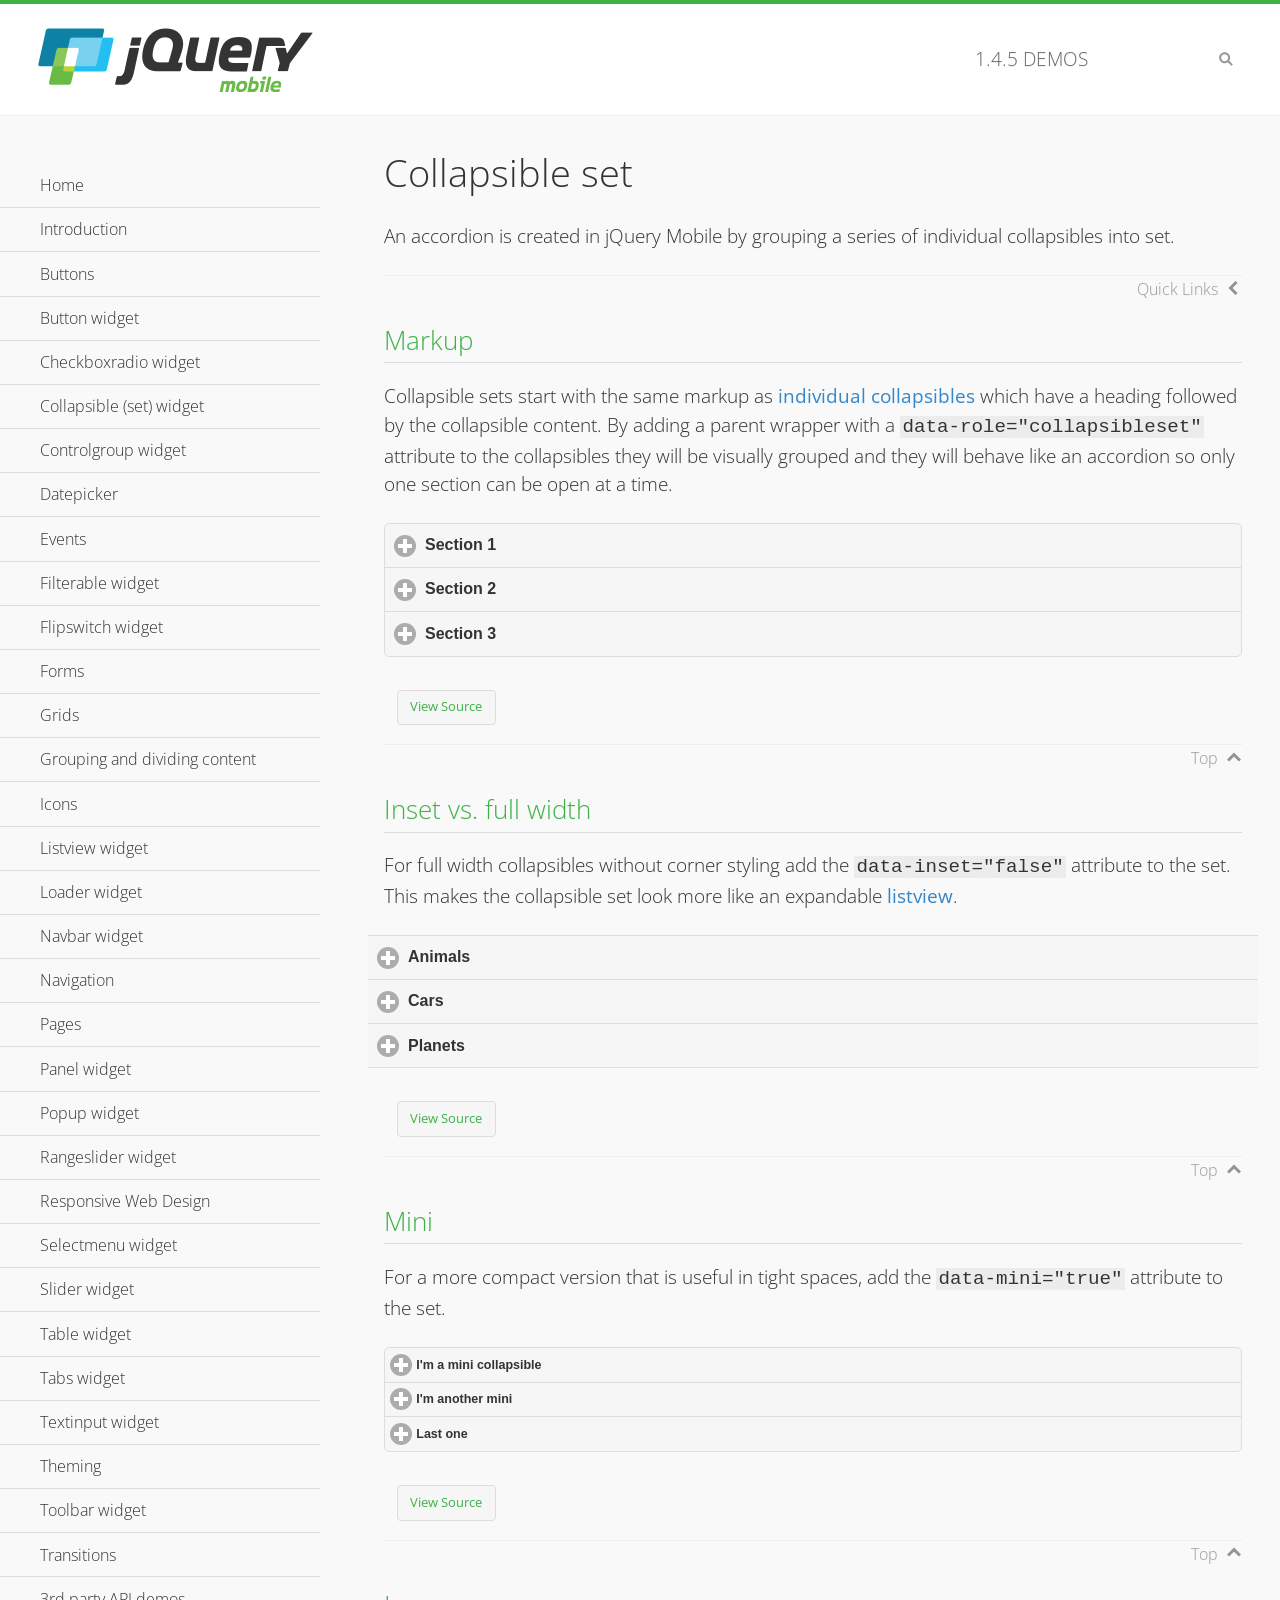
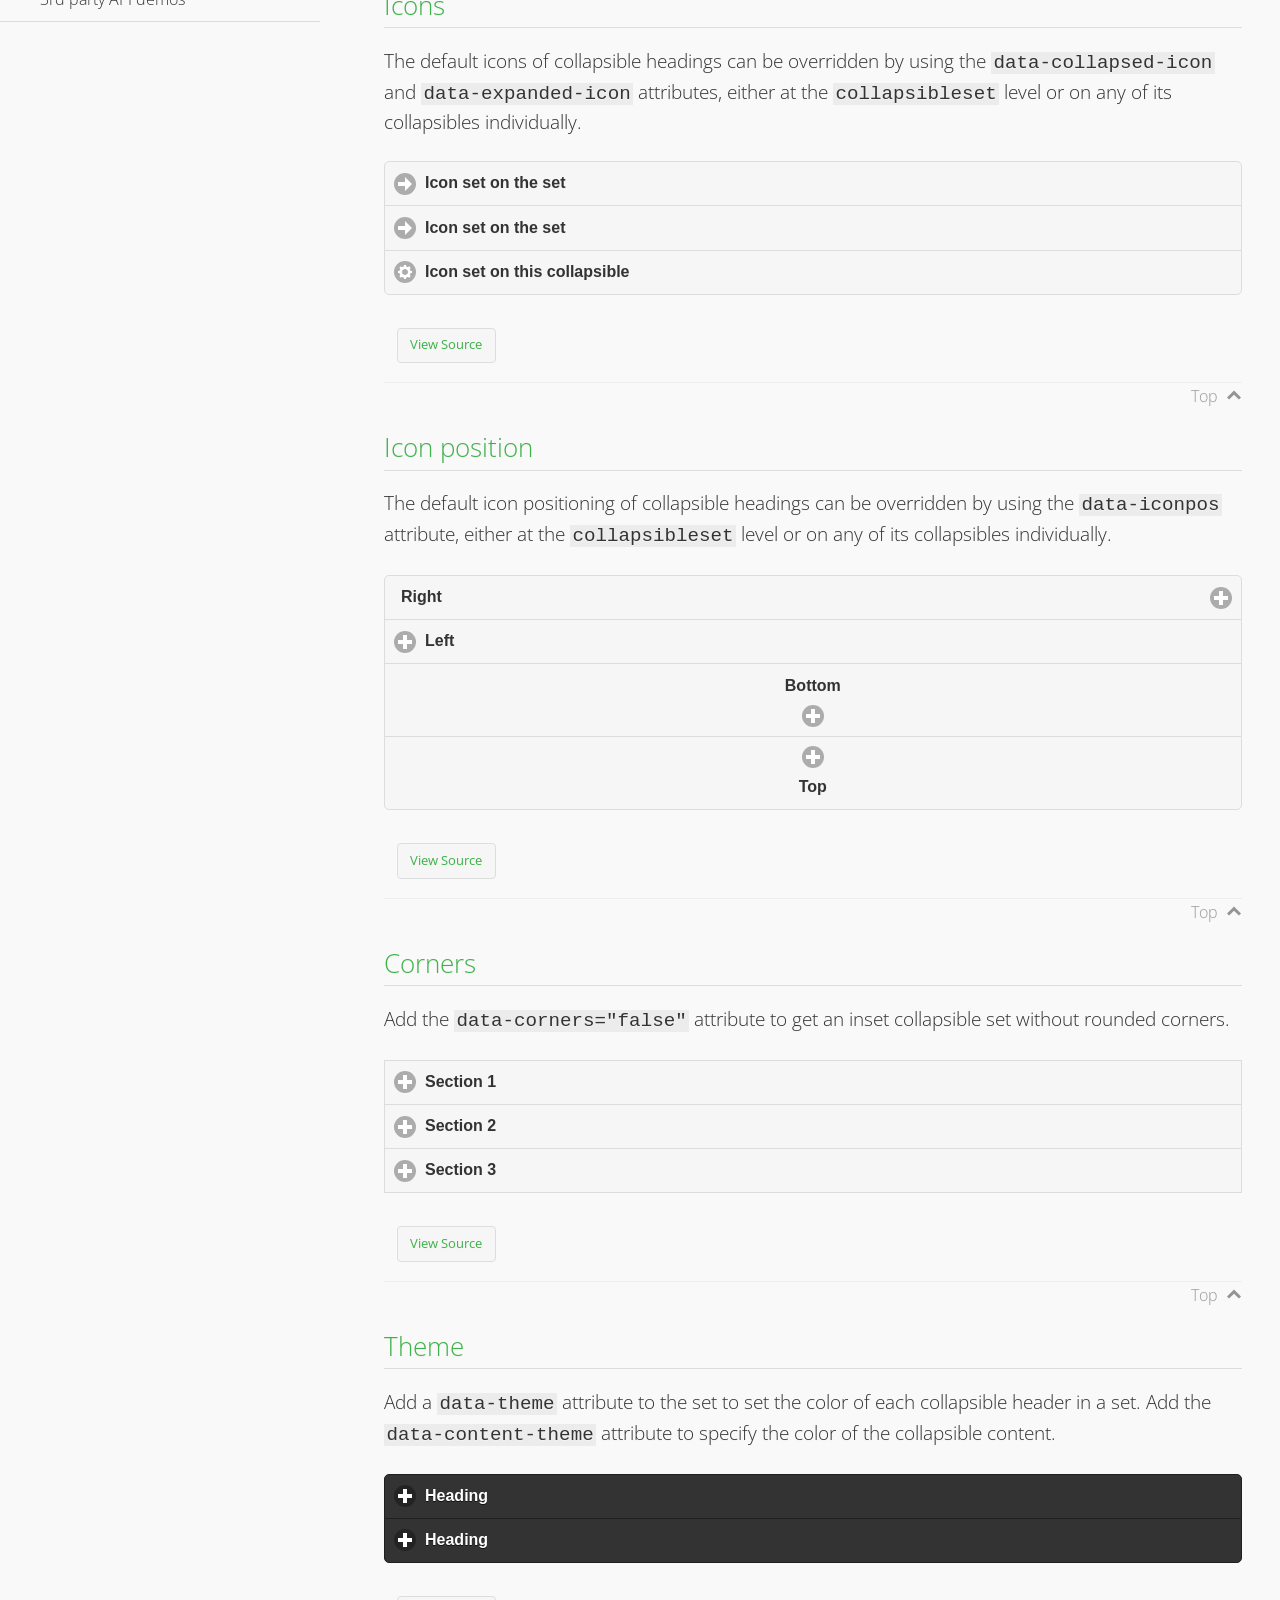
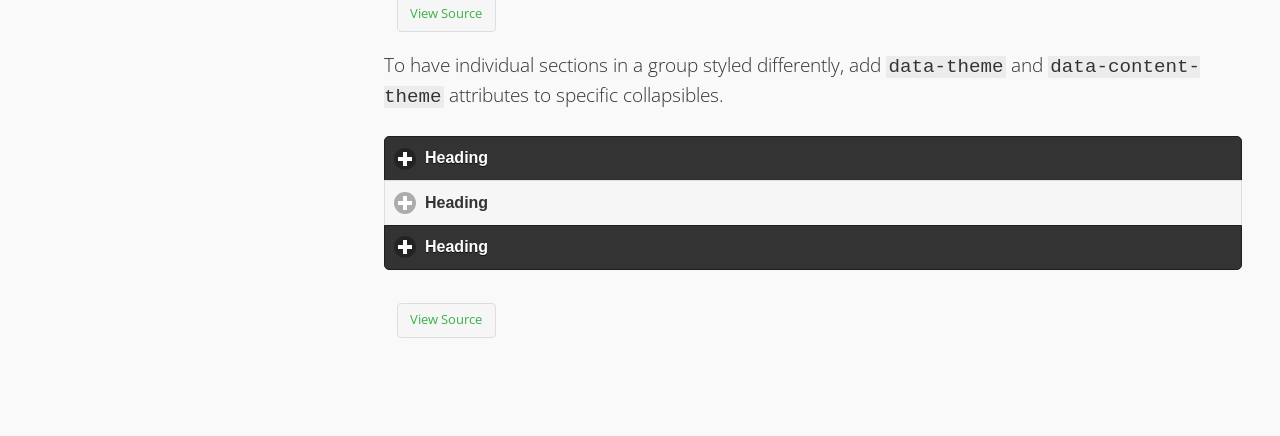
<file: _phonegap/www/js/libs/jquery-mobile/demos/collapsibleset/index.html>
<!DOCTYPE html>
<html>
<head>
	<meta charset="utf-8">
	<meta name="viewport" content="width=device-width, initial-scale=1">
	<title>Collapsible set - jQuery Mobile Demos</title>
	<link rel="shortcut icon" href="../favicon.ico">
    <link rel="stylesheet" href="http://fonts.googleapis.com/css?family=Open+Sans:300,400,700">
	<link rel="stylesheet" href="../css/themes/default/jquery.mobile-1.4.5.min.css">
	<link rel="stylesheet" href="../_assets/css/jqm-demos.css">
	<script src="../js/jquery.js"></script>
	<script src="../_assets/js/index.js"></script>
	<script src="../js/jquery.mobile-1.4.5.min.js"></script>
</head>
<body>
<div data-role="page" class="jqm-demos" data-quicklinks="true">

	<div data-role="header" class="jqm-header">
		<h2><a href="../" title="jQuery Mobile Demos home"><img src="../_assets/img/jquery-logo.png" alt="jQuery Mobile"></a></h2>
		<p><span class="jqm-version"></span> Demos</p>
		<a href="#" class="jqm-navmenu-link ui-btn ui-btn-icon-notext ui-corner-all ui-icon-bars ui-nodisc-icon ui-alt-icon ui-btn-left">Menu</a>
		<a href="#" class="jqm-search-link ui-btn ui-btn-icon-notext ui-corner-all ui-icon-search ui-nodisc-icon ui-alt-icon ui-btn-right">Search</a>
	</div><!-- /header -->

	<div role="main" class="ui-content jqm-content">

		<h1>Collapsible set</h1>

		<p>An accordion is created in jQuery Mobile by grouping a series of individual collapsibles into set.</p>

		<h2>Markup</h2>

		<p>Collapsible sets start with the same markup as <a href="../collapsible" data-ajax="false">individual collapsibles</a> which have a heading followed by the collapsible content. By adding a parent wrapper with a <code>data-role="collapsibleset"</code> attribute to the collapsibles they will be visually grouped and they will behave like an accordion so only one section can be open at a time.</p>

			<div data-demo-html="true">
				<div data-role="collapsibleset" data-theme="a" data-content-theme="a">
					<div data-role="collapsible">
						<h3>Section 1</h3>
					<p>I'm the collapsible content for section 1</p>
					</div>
					<div data-role="collapsible">
						<h3>Section 2</h3>
					<p>I'm the collapsible content for section 2</p>

					</div>
					<div data-role="collapsible">
						<h3>Section 3</h3>
					<p>I'm the collapsible content for section 3</p>
					</div>
				</div>
			</div><!--/demo-html -->

		<h2>Inset vs. full width</h2>

		<p>For full width collapsibles without corner styling add the <code>data-inset="false"</code> attribute to the set. This makes the collapsible set look more like an expandable <a href="../listview">listview</a>.</p>

			<div data-demo-html="true">
				<div data-role="collapsibleset" data-inset="false">
					<div data-role="collapsible">
						<h3>Animals</h3>
						<ul data-role="listview" data-inset="false">
							<li>Cats</li>
							<li>Dogs</li>
							<li>Lizards</li>
							<li>Snakes</li>
						</ul>
					</div>
					<div data-role="collapsible">
						<h3>Cars</h3>
						<ul data-role="listview" data-inset="false">
							<li>Acura</li>
							<li>Audi</li>
							<li>BMW</li>
							<li>Cadillac</li>
						</ul>
					</div>
					<div data-role="collapsible">
						<h3>Planets</h3>
						<ul data-role="listview" data-inset="false">
							<li>Earth</li>
							<li>Jupiter</li>
							<li>Mars</li>
							<li>Mercury</li>
						</ul>
					</div>
				</div>
			</div><!--/demo-html -->

		<h2>Mini</h2>

		<p>For a more compact version that is useful in tight spaces, add the <code>data-mini="true"</code> attribute to the set. </p>

			<div data-demo-html="true">
				<div data-role="collapsibleset" data-theme="a" data-content-theme="a" data-mini="true">
					<div data-role="collapsible">
						<h3>I'm a mini collapsible</h3>
					<p>This is good for tight spaces.</p>
					</div>
					<div data-role="collapsible">
						<h3>I'm another mini</h3>
					<p>Here's some collapsible content.</p>

					</div>
					<div data-role="collapsible">
						<h3>Last one</h3>
					<p>Final bit of collapsible content.</p>
					</div>
				</div>
			</div><!--/demo-html -->

		<h2>Icons</h2>

		<p>The default icons of collapsible headings can be overridden by using the <code>data-collapsed-icon</code> and <code>data-expanded-icon</code> attributes, either at the <code>collapsibleset</code> level or on any of its collapsibles individually.</p>

			<div data-demo-html="true">
				<div data-role="collapsibleset" data-theme="a" data-content-theme="a" data-collapsed-icon="arrow-r" data-expanded-icon="arrow-d">
					<div data-role="collapsible">
						<h3>Icon set on the set</h3>
					<p>Specify the open and close icons on the set to apply it to all the collapsibles within.</p>
					</div>
					<div data-role="collapsible">
						<h3>Icon set on the set</h3>
					<p>This collapsible also gets the icon from the set.</p>
					</div>
					<div data-role="collapsible" data-collapsed-icon="gear" data-expanded-icon="delete">
						<h3>Icon set on this collapsible</h3>
					<p>The icons here are applied to this collapsible specifically, thus overriding the set icons.</p>
					</div>
				</div>
			</div><!--/demo-html -->

		<h2>Icon position</h2>

		<p>The default icon positioning of collapsible headings can be overridden by using the <code>data-iconpos</code> attribute, either at the <code>collapsibleset</code> level or on any of its collapsibles individually.</p>

			<div data-demo-html="true">
				<div data-role="collapsibleset" data-theme="a" data-content-theme="a" data-iconpos="right">
					<div data-role="collapsible">
						<h3>Right</h3>
					<p>Inherits icon positioning from <code>data-iconpos="right"</code> attribute on set.</p>
					</div>
					<div data-role="collapsible" data-iconpos="left">
						<h3>Left</h3>
					<p>Set via <code>data-iconpos="left"</code> attribute on the collapsible</p>
					</div>
					<div data-role="collapsible" data-iconpos="bottom">
						<h3>Bottom</h3>
					<p>Set via <code>data-iconpos="bottom"</code> attribute on the collapsible</p>
					</div>
					<div data-role="collapsible" data-iconpos="top">
						<h3>Top</h3>
					<p>Set via <code>data-iconpos="top"</code> attribute on the collapsible</p>
					</div>
				</div>
			</div><!--/demo-html -->

		<h2>Corners</h2>
		<p>Add the <code>data-corners="false"</code> attribute to get an inset collapsible set without rounded corners.</p>

			<div data-demo-html="true">
				<div data-role="collapsibleset" data-corners="false" data-theme="a" data-content-theme="a">
					<div data-role="collapsible">
						<h3>Section 1</h3>
					<p>Collapsible content</p>
					</div>
					<div data-role="collapsible">
						<h3>Section 2</h3>
					<p>Collapsible content</p>

					</div>
					<div data-role="collapsible">
						<h3>Section 3</h3>
					<p>Collapsible content</p>
					</div>
				</div>
			</div><!--/demo-html -->

		<h2>Theme</h2>

		<p>Add a <code>data-theme</code> attribute to the set to set the color of each collapsible header in a set. Add the <code>data-content-theme</code> attribute to specify the color of the collapsible content. </p>

			<div data-demo-html="true">
				<div data-role="collapsibleset" data-theme="b" data-content-theme="b">
					<div data-role="collapsible">
						<h3>Heading</h3>
						<p>Content</p>
					</div>
					<div data-role="collapsible">
						<h3>Heading</h3>
						<p>Content</p>
					</div>
				</div>
			</div><!--/demo-html -->

		<p>To have individual sections in a group styled differently, add <code>data-theme</code> and <code>data-content-theme</code> attributes to specific collapsibles.</p>

			<div data-demo-html="true">
				<div data-role="collapsibleset" data-theme="b" data-content-theme="b">
					<div data-role="collapsible">
						<h3>Heading</h3>
						<p>Content</p>
					</div>
					<div data-role="collapsible" data-theme="a" data-content-theme="a">
						<h3>Heading</h3>
						<p>Content</p>
					</div>
					<div data-role="collapsible">
						<h3>Heading</h3>
						<p>Content</p>
					</div>
				</div>
		</div><!--/demo-html -->

	</div><!-- /content -->
	    <div data-role="panel" class="jqm-navmenu-panel" data-position="left" data-display="overlay" data-theme="a">
	    	<ul class="jqm-list ui-alt-icon ui-nodisc-icon">
<li data-filtertext="demos homepage" data-icon="home"><a href="../">Home</a></li>
<li data-filtertext="introduction overview getting started"><a href="../intro" data-ajax="false">Introduction</a></li>
<li data-filtertext="buttons button markup buttonmarkup method anchor link button element"><a href="../button-markup" data-ajax="false">Buttons</a></li>
<li data-filtertext="form button widget input button submit reset"><a href="../button" data-ajax="false">Button widget</a></li>
<li data-role="collapsible" data-enhanced="true" data-collapsed-icon="carat-d" data-expanded-icon="carat-u" data-iconpos="right" data-inset="false" class="ui-collapsible ui-collapsible-themed-content ui-collapsible-collapsed">
	<h3 class="ui-collapsible-heading ui-collapsible-heading-collapsed">
		<a href="#" class="ui-collapsible-heading-toggle ui-btn ui-btn-icon-right ui-btn-inherit ui-icon-carat-d">
		    Checkboxradio widget<span class="ui-collapsible-heading-status"> click to expand contents</span>
		</a>
	</h3>
	<div class="ui-collapsible-content ui-body-inherit ui-collapsible-content-collapsed" aria-hidden="true">
		<ul>
			<li data-filtertext="form checkboxradio widget checkbox input checkboxes controlgroups"><a href="../checkboxradio-checkbox" data-ajax="false">Checkboxes</a></li>
			<li data-filtertext="form checkboxradio widget radio input radio buttons controlgroups"><a href="../checkboxradio-radio" data-ajax="false">Radio buttons</a></li>
		</ul>
	</div>
</li>
<li data-role="collapsible" data-enhanced="true" data-collapsed-icon="carat-d" data-expanded-icon="carat-u" data-iconpos="right" data-inset="false" class="ui-collapsible ui-collapsible-themed-content ui-collapsible-collapsed">
	<h3 class="ui-collapsible-heading ui-collapsible-heading-collapsed">
		<a href="#" class="ui-collapsible-heading-toggle ui-btn ui-btn-icon-right ui-btn-inherit ui-icon-carat-d">
			Collapsible (set) widget<span class="ui-collapsible-heading-status"> click to expand contents</span>
		</a>
	</h3>
	<div class="ui-collapsible-content ui-body-inherit ui-collapsible-content-collapsed" aria-hidden="true">
		<ul>
			<li data-filtertext="collapsibles content formatting"><a href="../collapsible" data-ajax="false">Collapsible</a></li>
			<li data-filtertext="dynamic collapsible set accordion append expand"><a href="../collapsible-dynamic" data-ajax="false">Dynamic collapsibles</a></li>
			<li data-filtertext="accordions collapsible set widget content formatting grouped collapsibles"><a href="" data-ajax="false">Collapsible set</a></li>
		</ul>
	</div>
</li>
<li data-role="collapsible" data-enhanced="true" data-collapsed-icon="carat-d" data-expanded-icon="carat-u" data-iconpos="right" data-inset="false" class="ui-collapsible ui-collapsible-themed-content ui-collapsible-collapsed">
	<h3 class="ui-collapsible-heading ui-collapsible-heading-collapsed">
		<a href="#" class="ui-collapsible-heading-toggle ui-btn ui-btn-icon-right ui-btn-inherit ui-icon-carat-d">
			Controlgroup widget<span class="ui-collapsible-heading-status"> click to expand contents</span>
		</a>
	</h3>
	<div class="ui-collapsible-content ui-body-inherit ui-collapsible-content-collapsed" aria-hidden="true">
		<ul>
			<li data-filtertext="controlgroups selectmenu checkboxradio input grouped buttons horizontal vertical"><a href="../controlgroup" data-ajax="false">Controlgroup</a></li>
			<li data-filtertext="dynamic controlgroup dynamically add buttons"><a href="../controlgroup-dynamic" data-ajax="false">Dynamic controlgroups</a></li>
		</ul>
	</div>
</li>
<li data-filtertext="form datepicker widget date input"><a href="../datepicker" data-ajax="false">Datepicker</a></li>
<li data-role="collapsible" data-enhanced="true" data-collapsed-icon="carat-d" data-expanded-icon="carat-u" data-iconpos="right" data-inset="false" class="ui-collapsible ui-collapsible-themed-content ui-collapsible-collapsed">
	<h3 class="ui-collapsible-heading ui-collapsible-heading-collapsed">
		<a href="#" class="ui-collapsible-heading-toggle ui-btn ui-btn-icon-right ui-btn-inherit ui-icon-carat-d">
			Events<span class="ui-collapsible-heading-status"> click to expand contents</span>
		</a>
	</h3>
	<div class="ui-collapsible-content ui-body-inherit ui-collapsible-content-collapsed" aria-hidden="true">
		<ul>
			<li data-filtertext="swipe to delete list items listviews swipe events"><a href="../swipe-list" data-ajax="false">Swipe list items</a></li>
			<li data-filtertext="swipe to navigate swipe page navigation swipe events"><a href="../swipe-page" data-ajax="false">Swipe page navigation</a></li>
		</ul>
	</div>
</li>
<li data-filtertext="filterable filter elements sorting searching listview table"><a href="../filterable" data-ajax="false">Filterable widget</a></li>
<li data-filtertext="form flipswitch widget flip toggle switch binary select checkbox input"><a href="../flipswitch" data-ajax="false">Flipswitch widget</a></li>
<li data-role="collapsible" data-enhanced="true" data-collapsed-icon="carat-d" data-expanded-icon="carat-u" data-iconpos="right" data-inset="false" class="ui-collapsible ui-collapsible-themed-content ui-collapsible-collapsed">
	<h3 class="ui-collapsible-heading ui-collapsible-heading-collapsed">
		<a href="#" class="ui-collapsible-heading-toggle ui-btn ui-btn-icon-right ui-btn-inherit ui-icon-carat-d">
			Forms<span class="ui-collapsible-heading-status"> click to expand contents</span>
		</a>
	</h3>
	<div class="ui-collapsible-content ui-body-inherit ui-collapsible-content-collapsed" aria-hidden="true">
		<ul>
			<li data-filtertext="forms text checkbox radio range button submit reset inputs selects textarea slider flipswitch label form elements"><a href="../forms" data-ajax="false">Forms</a></li>
			<li data-filtertext="form hide labels hidden accessible ui-hidden-accessible forms"><a href="../forms-label-hidden-accessible" data-ajax="false">Hide labels</a></li>
			<li data-filtertext="form field containers fieldcontain ui-field-contain forms"><a href="../forms-field-contain" data-ajax="false">Field containers</a></li>
			<li data-filtertext="forms disabled form elements"><a href="../forms-disabled" data-ajax="false">Forms disabled</a></li>
			<li data-filtertext="forms gallery examples overview forms text checkbox radio range button submit reset inputs selects textarea slider flipswitch label form elements"><a href="../forms-gallery" data-ajax="false">Forms gallery</a></li>
		</ul>
	</div>
</li>
<li data-role="collapsible" data-enhanced="true" data-collapsed-icon="carat-d" data-expanded-icon="carat-u" data-iconpos="right" data-inset="false" class="ui-collapsible ui-collapsible-themed-content ui-collapsible-collapsed">
	<h3 class="ui-collapsible-heading ui-collapsible-heading-collapsed">
		<a href="#" class="ui-collapsible-heading-toggle ui-btn ui-btn-icon-right ui-btn-inherit ui-icon-carat-d">
			Grids<span class="ui-collapsible-heading-status"> click to expand contents</span>
		</a>
	</h3>
	<div class="ui-collapsible-content ui-body-inherit ui-collapsible-content-collapsed" aria-hidden="true">
		<ul>
			<li data-filtertext="grids columns blocks content formatting rwd responsive css framework"><a href="../grids" data-ajax="false">Grids</a></li>
			<li data-filtertext="buttons in grids css framework"><a href="../grids-buttons" data-ajax="false">Buttons in grids</a></li>
			<li data-filtertext="custom responsive grids rwd css framework"><a href="../grids-custom-responsive" data-ajax="false">Custom responsive grids</a></li>
		</ul>
	</div>
</li>
<li data-filtertext="blocks content formatting sections heading"><a href="../body-bar-classes" data-ajax="false">Grouping and dividing content</a></li>
<li data-role="collapsible" data-enhanced="true" data-collapsed-icon="carat-d" data-expanded-icon="carat-u" data-iconpos="right" data-inset="false" class="ui-collapsible ui-collapsible-themed-content ui-collapsible-collapsed">
	<h3 class="ui-collapsible-heading ui-collapsible-heading-collapsed">
		<a href="#" class="ui-collapsible-heading-toggle ui-btn ui-btn-icon-right ui-btn-inherit ui-icon-carat-d">
			Icons<span class="ui-collapsible-heading-status"> click to expand contents</span>
		</a>
	</h3>
	<div class="ui-collapsible-content ui-body-inherit ui-collapsible-content-collapsed" aria-hidden="true">
		<ul>
			<li data-filtertext="button icons svg disc alt custom icon position"><a href="../icons" data-ajax="false">Icons</a></li>
			<li data-filtertext=""><a href="../icons-grunticon" data-ajax="false">Grunticon loader</a></li>
		</ul>
	</div>
</li>
<li data-role="collapsible" data-enhanced="true" data-collapsed-icon="carat-d" data-expanded-icon="carat-u" data-iconpos="right" data-inset="false" class="ui-collapsible ui-collapsible-themed-content ui-collapsible-collapsed">
	<h3 class="ui-collapsible-heading ui-collapsible-heading-collapsed">
		<a href="#" class="ui-collapsible-heading-toggle ui-btn ui-btn-icon-right ui-btn-inherit ui-icon-carat-d">
			Listview widget<span class="ui-collapsible-heading-status"> click to expand contents</span>
		</a>
	</h3>
	<div class="ui-collapsible-content ui-body-inherit ui-collapsible-content-collapsed" aria-hidden="true">
		<ul>
			<li data-filtertext="listview widget thumbnails icons nested split button collapsible ul ol"><a href="../listview" data-ajax="false">Listview</a></li>
			<li data-filtertext="autocomplete filterable reveal listview filtertextbeforefilter placeholder"><a href="../listview-autocomplete" data-ajax="false">Listview autocomplete</a></li>
			<li data-filtertext="autocomplete filterable reveal listview remote data filtertextbeforefilter placeholder"><a href="../listview-autocomplete-remote" data-ajax="false">Listview autocomplete remote data</a></li>
			<li data-filtertext="autodividers anchor jump scroll linkbars listview lists ul ol"><a href="../listview-autodividers-linkbar" data-ajax="false">Listview autodividers linkbar</a></li>
			<li data-filtertext="listview autodividers selector autodividersselector lists ul ol"><a href="../listview-autodividers-selector" data-ajax="false">Listview autodividers selector</a></li>
			<li data-filtertext="listview nested list items"><a href="../listview-nested-lists" data-ajax="false">Nested Listviews</a></li>
			<li data-filtertext="listview collapsible list items flat"><a href="../listview-collapsible-item-flat" data-ajax="false">Listview collapsible list items (flat)</a></li>
			<li data-filtertext="listview collapsible list indented"><a href="../listview-collapsible-item-indented" data-ajax="false">Listview collapsible list items (indented)</a></li>
			<li data-filtertext="grid listview responsive grids responsive listviews lists ul"><a href="../listview-grid" data-ajax="false">Listview responsive grid</a></li>
		</ul>
	</div>
</li>
<li data-filtertext="loader widget page loading navigation overlay spinner"><a href="../loader" data-ajax="false">Loader widget</a></li>
<li data-filtertext="navbar widget navmenu toolbars header footer"><a href="../navbar" data-ajax="false">Navbar widget</a></li>
<li data-role="collapsible" data-enhanced="true" data-collapsed-icon="carat-d" data-expanded-icon="carat-u" data-iconpos="right" data-inset="false" class="ui-collapsible ui-collapsible-themed-content ui-collapsible-collapsed">
	<h3 class="ui-collapsible-heading ui-collapsible-heading-collapsed">
		<a href="#" class="ui-collapsible-heading-toggle ui-btn ui-btn-icon-right ui-btn-inherit ui-icon-carat-d">
			Navigation<span class="ui-collapsible-heading-status"> click to expand contents</span>
		</a>
	</h3>
	<div class="ui-collapsible-content ui-body-inherit ui-collapsible-content-collapsed" aria-hidden="true">
		<ul>
			<li data-filtertext="ajax navigation navigate widget history event method"><a href="../navigation" data-ajax="false">Navigation</a></li>
			<li data-filtertext="linking pages page links navigation ajax prefetch cache"><a href="../navigation-linking-pages" data-ajax="false">Linking pages</a></li>
			<!-- <li data-filtertext="php redirect server redirection server-side navigation"><a href="../navigation-php-redirect/" data-ajax="false">PHP redirect demo</a></li>-->
			<li data-filtertext="navigation redirection hash query"><a href="../navigation-hash-processing" data-ajax="false">Hash processing demo</a></li>
			<li data-filtertext="navigation redirection hash query"><a href="../page-events" data-ajax="false">Page Navigation Events</a></li>
		</ul>
	</div>
</li>
<li data-role="collapsible" data-enhanced="true" data-collapsed-icon="carat-d" data-expanded-icon="carat-u" data-iconpos="right" data-inset="false" class="ui-collapsible ui-collapsible-themed-content ui-collapsible-collapsed">
	<h3 class="ui-collapsible-heading ui-collapsible-heading-collapsed">
		<a href="#" class="ui-collapsible-heading-toggle ui-btn ui-btn-icon-right ui-btn-inherit ui-icon-carat-d">
			Pages<span class="ui-collapsible-heading-status"> click to expand contents</span>
		</a>
	</h3>
	<div class="ui-collapsible-content ui-body-inherit ui-collapsible-content-collapsed" aria-hidden="true">
		<ul>
			<li data-filtertext="pages page widget ajax navigation"><a href="../pages" data-ajax="false">Pages</a></li>
			<li data-filtertext="single page"><a href="../pages-single-page" data-ajax="false">Single page</a></li>
			<li data-filtertext="multipage multi-page page"><a href="../pages-multi-page" data-ajax="false">Multi-page template</a></li>
			<li data-filtertext="dialog page widget modal popup"><a href="../pages-dialog" data-ajax="false">Dialog page</a></li>
		</ul>
	</div>
</li>
<li data-role="collapsible" data-enhanced="true" data-collapsed-icon="carat-d" data-expanded-icon="carat-u" data-iconpos="right" data-inset="false" class="ui-collapsible ui-collapsible-themed-content ui-collapsible-collapsed">
	<h3 class="ui-collapsible-heading ui-collapsible-heading-collapsed">
		<a href="#" class="ui-collapsible-heading-toggle ui-btn ui-btn-icon-right ui-btn-inherit ui-icon-carat-d">
			Panel widget<span class="ui-collapsible-heading-status"> click to expand contents</span>
		</a>
	</h3>
	<div class="ui-collapsible-content ui-body-inherit ui-collapsible-content-collapsed" aria-hidden="true">
		<ul>
			<li data-filtertext="panel widget sliding panels reveal push overlay responsive"><a href="../panel" data-ajax="false">Panel</a></li>
			<li data-filtertext=""><a href="../panel-external" data-ajax="false">External panels</a></li>
			<li data-filtertext="panel "><a href="../panel-fixed" data-ajax="false">Fixed panels</a></li>
			<li data-filtertext="panel slide panels sliding panels shadow rwd responsive breakpoint"><a href="../panel-responsive" data-ajax="false">Panels responsive</a></li>
			<li data-filtertext="panel custom style custom panel width reveal shadow listview panel styling page background wrapper"><a href="../panel-styling" data-ajax="false">Custom panel style</a></li>
			<li data-filtertext="panel open on swipe"><a href="../panel-swipe-open" data-ajax="false">Panel open on swipe</a></li>
			<li data-filtertext="panels outside page internal external toolbars"><a href="../panel-external-internal" data-ajax="false">Panel external and internal</a></li>
		</ul>
	</div>
</li>
<li data-role="collapsible" data-enhanced="true" data-collapsed-icon="carat-d" data-expanded-icon="carat-u" data-iconpos="right" data-inset="false" class="ui-collapsible ui-collapsible-themed-content ui-collapsible-collapsed">
	<h3 class="ui-collapsible-heading ui-collapsible-heading-collapsed">
		<a href="#" class="ui-collapsible-heading-toggle ui-btn ui-btn-icon-right ui-btn-inherit ui-icon-carat-d">
			Popup widget<span class="ui-collapsible-heading-status"> click to expand contents</span>
		</a>
	</h3>
	<div class="ui-collapsible-content ui-body-inherit ui-collapsible-content-collapsed" aria-hidden="true">
		<ul>
			<li data-filtertext="popup widget popups dialog modal transition tooltip lightbox form overlay screen flip pop fade transition"><a href="../popup" data-ajax="false">Popup</a></li>
			<li data-filtertext="popup alignment position"><a href="../popup-alignment" data-ajax="false">Popup alignment</a></li>
			<li data-filtertext="popup arrow size popups popover"><a href="../popup-arrow-size" data-ajax="false">Popup arrow size</a></li>
			<li data-filtertext="dynamic popups popup images lightbox"><a href="../popup-dynamic" data-ajax="false">Dynamic popups</a></li>
			<li data-filtertext="popups with iframes scaling"><a href="../popup-iframe" data-ajax="false">Popups with iframes</a></li>
			<li data-filtertext="popup image scaling"><a href="../popup-image-scaling" data-ajax="false">Popup image scaling</a></li>
			<li data-filtertext="external popup outside multi-page"><a href="../popup-outside-multipage" data-ajax="false">Popup outside multi-page</a></li>
		</ul>
	</div>
</li>
<li data-filtertext="form rangeslider widget dual sliders dual handle sliders range input"><a href="../rangeslider" data-ajax="false">Rangeslider widget</a></li>
<li data-filtertext="responsive web design rwd adaptive progressive enhancement PE accessible mobile breakpoints media query media queries"><a href="../rwd" data-ajax="false">Responsive Web Design</a></li>
<li data-role="collapsible" data-enhanced="true" data-collapsed-icon="carat-d" data-expanded-icon="carat-u" data-iconpos="right" data-inset="false" class="ui-collapsible ui-collapsible-themed-content ui-collapsible-collapsed">
	<h3 class="ui-collapsible-heading ui-collapsible-heading-collapsed">
		<a href="#" class="ui-collapsible-heading-toggle ui-btn ui-btn-icon-right ui-btn-inherit ui-icon-carat-d">
			Selectmenu widget<span class="ui-collapsible-heading-status"> click to expand contents</span>
		</a>
	</h3>
	<div class="ui-collapsible-content ui-body-inherit ui-collapsible-content-collapsed" aria-hidden="true">
		<ul>
			<li data-filtertext="form selectmenu widget select input custom select menu selects"><a href="../selectmenu" data-ajax="false">Selectmenu</a></li>
			<li data-filtertext="form custom select menu selectmenu widget custom menu option optgroup multiple selects"><a href="../selectmenu-custom" data-ajax="false">Custom select menu</a></li>
			<li data-filtertext="filterable select filter popup dialog"><a href="../selectmenu-custom-filter" data-ajax="false">Custom select menu with filter</a></li>
		</ul>
	</div>
</li>
<li data-role="collapsible" data-enhanced="true" data-collapsed-icon="carat-d" data-expanded-icon="carat-u" data-iconpos="right" data-inset="false" class="ui-collapsible ui-collapsible-themed-content ui-collapsible-collapsed">
	<h3 class="ui-collapsible-heading ui-collapsible-heading-collapsed">
		<a href="#" class="ui-collapsible-heading-toggle ui-btn ui-btn-icon-right ui-btn-inherit ui-icon-carat-d">
			Slider widget<span class="ui-collapsible-heading-status"> click to expand contents</span>
		</a>
	</h3>
	<div class="ui-collapsible-content ui-body-inherit ui-collapsible-content-collapsed" aria-hidden="true">
		<ul>
			<li data-filtertext="form slider widget range input single sliders"><a href="../slider" data-ajax="false">Slider</a></li>
			<li data-filtertext="form slider widget flipswitch slider binary select flip toggle switch"><a href="../slider-flipswitch" data-ajax="false">Slider flip toggle switch</a></li>
			<li data-filtertext="form slider tooltip handle value input range sliders"><a href="../slider-tooltip" data-ajax="false">Slider tooltip</a></li>
		</ul>
	</div>
</li>
<li data-role="collapsible" data-enhanced="true" data-collapsed-icon="carat-d" data-expanded-icon="carat-u" data-iconpos="right" data-inset="false" class="ui-collapsible ui-collapsible-themed-content ui-collapsible-collapsed">
	<h3 class="ui-collapsible-heading ui-collapsible-heading-collapsed">
		<a href="#" class="ui-collapsible-heading-toggle ui-btn ui-btn-icon-right ui-btn-inherit ui-icon-carat-d">
			Table widget<span class="ui-collapsible-heading-status"> click to expand contents</span>
		</a>
	</h3>
	<div class="ui-collapsible-content ui-body-inherit ui-collapsible-content-collapsed" aria-hidden="true">
		<ul>
			<li data-filtertext="table widget reflow column toggle th td responsive tables rwd hide show tabular"><a href="../table-column-toggle" data-ajax="false">Table Column Toggle</a></li>
			<li data-filtertext="table column toggle phone comparison demo"><a href="../table-column-toggle-example" data-ajax="false">Table Column Toggle demo</a></li>
			<li data-filtertext="responsive tables table column toggle heading groups rwd breakpoint"><a href="../table-column-toggle-heading-groups" data-ajax="false">Table Column Toggle heading groups</a></li>
			<li data-filtertext="responsive tables table column toggle hide rwd breakpoint customization options"><a href="../table-column-toggle-options" data-ajax="false">Table Column Toggle options</a></li>
			<li data-filtertext="table reflow th td responsive rwd columns tabular"><a href="../table-reflow" data-ajax="false">Table Reflow</a></li>
			<li data-filtertext="responsive tables table reflow heading groups rwd breakpoint"><a href="../table-reflow-heading-groups" data-ajax="false">Table Reflow heading groups</a></li>
			<li data-filtertext="responsive tables table reflow stripes strokes table style"><a href="../table-reflow-stripes-strokes" data-ajax="false">Table Reflow stripes and strokes</a></li>
			<li data-filtertext="responsive tables table reflow stack custom styles"><a href="../table-reflow-styling" data-ajax="false">Table Reflow custom styles</a></li>
		</ul>
	</div>
</li>
<li data-filtertext="ui tabs widget"><a href="../tabs" data-ajax="false">Tabs widget</a></li>
<li data-filtertext="form textinput widget text input textarea number date time tel email file color password"><a href="../textinput" data-ajax="false">Textinput widget</a></li>
<li data-role="collapsible" data-enhanced="true" data-collapsed-icon="carat-d" data-expanded-icon="carat-u" data-iconpos="right" data-inset="false" class="ui-collapsible ui-collapsible-themed-content ui-collapsible-collapsed">
	<h3 class="ui-collapsible-heading ui-collapsible-heading-collapsed">
		<a href="#" class="ui-collapsible-heading-toggle ui-btn ui-btn-icon-right ui-btn-inherit ui-icon-carat-d">
			Theming<span class="ui-collapsible-heading-status"> click to expand contents</span>
		</a>
	</h3>
	<div class="ui-collapsible-content ui-body-inherit ui-collapsible-content-collapsed" aria-hidden="true">
		<ul>
			<li data-filtertext="default theme swatches theming style css"><a href="../theme-default" data-ajax="false">Default theme</a></li>
			<li data-filtertext="classic theme old theme swatches theming style css"><a href="../theme-classic" data-ajax="false">Classic theme</a></li>
		</ul>
	</div>
</li>
<li data-role="collapsible" data-enhanced="true" data-collapsed-icon="carat-d" data-expanded-icon="carat-u" data-iconpos="right" data-inset="false" class="ui-collapsible ui-collapsible-themed-content ui-collapsible-collapsed">
	<h3 class="ui-collapsible-heading ui-collapsible-heading-collapsed">
		<a href="#" class="ui-collapsible-heading-toggle ui-btn ui-btn-icon-right ui-btn-inherit ui-icon-carat-d">
			Toolbar widget<span class="ui-collapsible-heading-status"> click to expand contents</span>
		</a>
	</h3>
	<div class="ui-collapsible-content ui-body-inherit ui-collapsible-content-collapsed" aria-hidden="true">
		<ul>
			<li data-filtertext="toolbar widget header footer toolbars fixed fullscreen external sections"><a href="../toolbar" data-ajax="false">Toolbar</a></li>
			<li data-filtertext="dynamic toolbars dynamically add toolbar header footer"><a href="../toolbar-dynamic" data-ajax="false">Dynamic toolbars</a></li>
			<li data-filtertext="external toolbars header footer"><a href="../toolbar-external" data-ajax="false">External toolbars</a></li>
			<li data-filtertext="fixed toolbars header footer"><a href="../toolbar-fixed" data-ajax="false">Fixed toolbars</a></li>
			<li data-filtertext="fixed fullscreen toolbars header footer"><a href="../toolbar-fixed-fullscreen" data-ajax="false">Fullscreen toolbars</a></li>
			<li data-filtertext="external fixed toolbars header footer"><a href="../toolbar-fixed-external" data-ajax="false">Fixed external toolbars</a></li>
			<li data-filtertext="external persistent toolbars header footer navbar navmenu"><a href="../toolbar-fixed-persistent" data-ajax="false">Persistent toolbars</a></li>
			<li data-filtertext="external ajax optimized toolbars persistent toolbars header footer navbar"><a href="../toolbar-fixed-persistent-optimized" data-ajax="false">Ajax optimized toolbars</a></li>
			<li data-filtertext="form in toolbars header footer"><a href="../toolbar-fixed-forms" data-ajax="false">Form in toolbar</a></li>
		</ul>
	</div>
</li>
<li data-filtertext="page transitions animated pages popup navigation flip slide fade pop"><a href="../transitions" data-ajax="false">Transitions</a></li>
<li data-role="collapsible" data-enhanced="true" data-collapsed-icon="carat-d" data-expanded-icon="carat-u" data-iconpos="right" data-inset="false" class="ui-collapsible ui-collapsible-themed-content ui-collapsible-collapsed">
	<h3 class="ui-collapsible-heading ui-collapsible-heading-collapsed">
		<a href="#" class="ui-collapsible-heading-toggle ui-btn ui-btn-icon-right ui-btn-inherit ui-icon-carat-d">
			3rd party API demos<span class="ui-collapsible-heading-status"> click to expand contents</span>
		</a>
	</h3>
	<div class="ui-collapsible-content ui-body-inherit ui-collapsible-content-collapsed" aria-hidden="true">
		<ul>
			<li data-filtertext="backbone requirejs navigation router"><a href="../backbone-requirejs" data-ajax="false">Backbone RequireJS</a></li>
			<li data-filtertext="google maps geolocation demo"><a href="../map-geolocation" data-ajax="false">Google Maps geolocation</a></li>
			<li data-filtertext="google maps hybrid"><a href="../map-list-toggle" data-ajax="false">Google Maps list toggle</a></li>
		</ul>
	</div>
</li>



		     </ul>
		</div><!-- /panel -->


	<div data-role="footer" data-position="fixed" data-tap-toggle="false" class="jqm-footer">
		<p>jQuery Mobile Demos version <span class="jqm-version"></span></p>
		<p>Copyright 2014 The jQuery Foundation</p>
	</div><!-- /footer -->
	<!-- TODO: This should become an external panel so we can add input to markup (unique ID) -->
    <div data-role="panel" class="jqm-search-panel" data-position="right" data-display="overlay" data-theme="a">
		<div class="jqm-search">
			<ul class="jqm-list" data-filter-placeholder="Search demos..." data-filter-reveal="true">
<li data-filtertext="demos homepage" data-icon="home"><a href="../">Home</a></li>
<li data-filtertext="introduction overview getting started"><a href="../intro" data-ajax="false">Introduction</a></li>
<li data-filtertext="buttons button markup buttonmarkup method anchor link button element"><a href="../button-markup" data-ajax="false">Buttons</a></li>
<li data-filtertext="form button widget input button submit reset"><a href="../button" data-ajax="false">Button widget</a></li>
<li data-role="collapsible" data-enhanced="true" data-collapsed-icon="carat-d" data-expanded-icon="carat-u" data-iconpos="right" data-inset="false" class="ui-collapsible ui-collapsible-themed-content ui-collapsible-collapsed">
	<h3 class="ui-collapsible-heading ui-collapsible-heading-collapsed">
		<a href="#" class="ui-collapsible-heading-toggle ui-btn ui-btn-icon-right ui-btn-inherit ui-icon-carat-d">
		    Checkboxradio widget<span class="ui-collapsible-heading-status"> click to expand contents</span>
		</a>
	</h3>
	<div class="ui-collapsible-content ui-body-inherit ui-collapsible-content-collapsed" aria-hidden="true">
		<ul>
			<li data-filtertext="form checkboxradio widget checkbox input checkboxes controlgroups"><a href="../checkboxradio-checkbox" data-ajax="false">Checkboxes</a></li>
			<li data-filtertext="form checkboxradio widget radio input radio buttons controlgroups"><a href="../checkboxradio-radio" data-ajax="false">Radio buttons</a></li>
		</ul>
	</div>
</li>
<li data-role="collapsible" data-enhanced="true" data-collapsed-icon="carat-d" data-expanded-icon="carat-u" data-iconpos="right" data-inset="false" class="ui-collapsible ui-collapsible-themed-content ui-collapsible-collapsed">
	<h3 class="ui-collapsible-heading ui-collapsible-heading-collapsed">
		<a href="#" class="ui-collapsible-heading-toggle ui-btn ui-btn-icon-right ui-btn-inherit ui-icon-carat-d">
			Collapsible (set) widget<span class="ui-collapsible-heading-status"> click to expand contents</span>
		</a>
	</h3>
	<div class="ui-collapsible-content ui-body-inherit ui-collapsible-content-collapsed" aria-hidden="true">
		<ul>
			<li data-filtertext="collapsibles content formatting"><a href="../collapsible" data-ajax="false">Collapsible</a></li>
			<li data-filtertext="dynamic collapsible set accordion append expand"><a href="../collapsible-dynamic" data-ajax="false">Dynamic collapsibles</a></li>
			<li data-filtertext="accordions collapsible set widget content formatting grouped collapsibles"><a href="" data-ajax="false">Collapsible set</a></li>
		</ul>
	</div>
</li>
<li data-role="collapsible" data-enhanced="true" data-collapsed-icon="carat-d" data-expanded-icon="carat-u" data-iconpos="right" data-inset="false" class="ui-collapsible ui-collapsible-themed-content ui-collapsible-collapsed">
	<h3 class="ui-collapsible-heading ui-collapsible-heading-collapsed">
		<a href="#" class="ui-collapsible-heading-toggle ui-btn ui-btn-icon-right ui-btn-inherit ui-icon-carat-d">
			Controlgroup widget<span class="ui-collapsible-heading-status"> click to expand contents</span>
		</a>
	</h3>
	<div class="ui-collapsible-content ui-body-inherit ui-collapsible-content-collapsed" aria-hidden="true">
		<ul>
			<li data-filtertext="controlgroups selectmenu checkboxradio input grouped buttons horizontal vertical"><a href="../controlgroup" data-ajax="false">Controlgroup</a></li>
			<li data-filtertext="dynamic controlgroup dynamically add buttons"><a href="../controlgroup-dynamic" data-ajax="false">Dynamic controlgroups</a></li>
		</ul>
	</div>
</li>
<li data-filtertext="form datepicker widget date input"><a href="../datepicker" data-ajax="false">Datepicker</a></li>
<li data-role="collapsible" data-enhanced="true" data-collapsed-icon="carat-d" data-expanded-icon="carat-u" data-iconpos="right" data-inset="false" class="ui-collapsible ui-collapsible-themed-content ui-collapsible-collapsed">
	<h3 class="ui-collapsible-heading ui-collapsible-heading-collapsed">
		<a href="#" class="ui-collapsible-heading-toggle ui-btn ui-btn-icon-right ui-btn-inherit ui-icon-carat-d">
			Events<span class="ui-collapsible-heading-status"> click to expand contents</span>
		</a>
	</h3>
	<div class="ui-collapsible-content ui-body-inherit ui-collapsible-content-collapsed" aria-hidden="true">
		<ul>
			<li data-filtertext="swipe to delete list items listviews swipe events"><a href="../swipe-list" data-ajax="false">Swipe list items</a></li>
			<li data-filtertext="swipe to navigate swipe page navigation swipe events"><a href="../swipe-page" data-ajax="false">Swipe page navigation</a></li>
		</ul>
	</div>
</li>
<li data-filtertext="filterable filter elements sorting searching listview table"><a href="../filterable" data-ajax="false">Filterable widget</a></li>
<li data-filtertext="form flipswitch widget flip toggle switch binary select checkbox input"><a href="../flipswitch" data-ajax="false">Flipswitch widget</a></li>
<li data-role="collapsible" data-enhanced="true" data-collapsed-icon="carat-d" data-expanded-icon="carat-u" data-iconpos="right" data-inset="false" class="ui-collapsible ui-collapsible-themed-content ui-collapsible-collapsed">
	<h3 class="ui-collapsible-heading ui-collapsible-heading-collapsed">
		<a href="#" class="ui-collapsible-heading-toggle ui-btn ui-btn-icon-right ui-btn-inherit ui-icon-carat-d">
			Forms<span class="ui-collapsible-heading-status"> click to expand contents</span>
		</a>
	</h3>
	<div class="ui-collapsible-content ui-body-inherit ui-collapsible-content-collapsed" aria-hidden="true">
		<ul>
			<li data-filtertext="forms text checkbox radio range button submit reset inputs selects textarea slider flipswitch label form elements"><a href="../forms" data-ajax="false">Forms</a></li>
			<li data-filtertext="form hide labels hidden accessible ui-hidden-accessible forms"><a href="../forms-label-hidden-accessible" data-ajax="false">Hide labels</a></li>
			<li data-filtertext="form field containers fieldcontain ui-field-contain forms"><a href="../forms-field-contain" data-ajax="false">Field containers</a></li>
			<li data-filtertext="forms disabled form elements"><a href="../forms-disabled" data-ajax="false">Forms disabled</a></li>
			<li data-filtertext="forms gallery examples overview forms text checkbox radio range button submit reset inputs selects textarea slider flipswitch label form elements"><a href="../forms-gallery" data-ajax="false">Forms gallery</a></li>
		</ul>
	</div>
</li>
<li data-role="collapsible" data-enhanced="true" data-collapsed-icon="carat-d" data-expanded-icon="carat-u" data-iconpos="right" data-inset="false" class="ui-collapsible ui-collapsible-themed-content ui-collapsible-collapsed">
	<h3 class="ui-collapsible-heading ui-collapsible-heading-collapsed">
		<a href="#" class="ui-collapsible-heading-toggle ui-btn ui-btn-icon-right ui-btn-inherit ui-icon-carat-d">
			Grids<span class="ui-collapsible-heading-status"> click to expand contents</span>
		</a>
	</h3>
	<div class="ui-collapsible-content ui-body-inherit ui-collapsible-content-collapsed" aria-hidden="true">
		<ul>
			<li data-filtertext="grids columns blocks content formatting rwd responsive css framework"><a href="../grids" data-ajax="false">Grids</a></li>
			<li data-filtertext="buttons in grids css framework"><a href="../grids-buttons" data-ajax="false">Buttons in grids</a></li>
			<li data-filtertext="custom responsive grids rwd css framework"><a href="../grids-custom-responsive" data-ajax="false">Custom responsive grids</a></li>
		</ul>
	</div>
</li>
<li data-filtertext="blocks content formatting sections heading"><a href="../body-bar-classes" data-ajax="false">Grouping and dividing content</a></li>
<li data-role="collapsible" data-enhanced="true" data-collapsed-icon="carat-d" data-expanded-icon="carat-u" data-iconpos="right" data-inset="false" class="ui-collapsible ui-collapsible-themed-content ui-collapsible-collapsed">
	<h3 class="ui-collapsible-heading ui-collapsible-heading-collapsed">
		<a href="#" class="ui-collapsible-heading-toggle ui-btn ui-btn-icon-right ui-btn-inherit ui-icon-carat-d">
			Icons<span class="ui-collapsible-heading-status"> click to expand contents</span>
		</a>
	</h3>
	<div class="ui-collapsible-content ui-body-inherit ui-collapsible-content-collapsed" aria-hidden="true">
		<ul>
			<li data-filtertext="button icons svg disc alt custom icon position"><a href="../icons" data-ajax="false">Icons</a></li>
			<li data-filtertext=""><a href="../icons-grunticon" data-ajax="false">Grunticon loader</a></li>
		</ul>
	</div>
</li>
<li data-role="collapsible" data-enhanced="true" data-collapsed-icon="carat-d" data-expanded-icon="carat-u" data-iconpos="right" data-inset="false" class="ui-collapsible ui-collapsible-themed-content ui-collapsible-collapsed">
	<h3 class="ui-collapsible-heading ui-collapsible-heading-collapsed">
		<a href="#" class="ui-collapsible-heading-toggle ui-btn ui-btn-icon-right ui-btn-inherit ui-icon-carat-d">
			Listview widget<span class="ui-collapsible-heading-status"> click to expand contents</span>
		</a>
	</h3>
	<div class="ui-collapsible-content ui-body-inherit ui-collapsible-content-collapsed" aria-hidden="true">
		<ul>
			<li data-filtertext="listview widget thumbnails icons nested split button collapsible ul ol"><a href="../listview" data-ajax="false">Listview</a></li>
			<li data-filtertext="autocomplete filterable reveal listview filtertextbeforefilter placeholder"><a href="../listview-autocomplete" data-ajax="false">Listview autocomplete</a></li>
			<li data-filtertext="autocomplete filterable reveal listview remote data filtertextbeforefilter placeholder"><a href="../listview-autocomplete-remote" data-ajax="false">Listview autocomplete remote data</a></li>
			<li data-filtertext="autodividers anchor jump scroll linkbars listview lists ul ol"><a href="../listview-autodividers-linkbar" data-ajax="false">Listview autodividers linkbar</a></li>
			<li data-filtertext="listview autodividers selector autodividersselector lists ul ol"><a href="../listview-autodividers-selector" data-ajax="false">Listview autodividers selector</a></li>
			<li data-filtertext="listview nested list items"><a href="../listview-nested-lists" data-ajax="false">Nested Listviews</a></li>
			<li data-filtertext="listview collapsible list items flat"><a href="../listview-collapsible-item-flat" data-ajax="false">Listview collapsible list items (flat)</a></li>
			<li data-filtertext="listview collapsible list indented"><a href="../listview-collapsible-item-indented" data-ajax="false">Listview collapsible list items (indented)</a></li>
			<li data-filtertext="grid listview responsive grids responsive listviews lists ul"><a href="../listview-grid" data-ajax="false">Listview responsive grid</a></li>
		</ul>
	</div>
</li>
<li data-filtertext="loader widget page loading navigation overlay spinner"><a href="../loader" data-ajax="false">Loader widget</a></li>
<li data-filtertext="navbar widget navmenu toolbars header footer"><a href="../navbar" data-ajax="false">Navbar widget</a></li>
<li data-role="collapsible" data-enhanced="true" data-collapsed-icon="carat-d" data-expanded-icon="carat-u" data-iconpos="right" data-inset="false" class="ui-collapsible ui-collapsible-themed-content ui-collapsible-collapsed">
	<h3 class="ui-collapsible-heading ui-collapsible-heading-collapsed">
		<a href="#" class="ui-collapsible-heading-toggle ui-btn ui-btn-icon-right ui-btn-inherit ui-icon-carat-d">
			Navigation<span class="ui-collapsible-heading-status"> click to expand contents</span>
		</a>
	</h3>
	<div class="ui-collapsible-content ui-body-inherit ui-collapsible-content-collapsed" aria-hidden="true">
		<ul>
			<li data-filtertext="ajax navigation navigate widget history event method"><a href="../navigation" data-ajax="false">Navigation</a></li>
			<li data-filtertext="linking pages page links navigation ajax prefetch cache"><a href="../navigation-linking-pages" data-ajax="false">Linking pages</a></li>
			<!-- <li data-filtertext="php redirect server redirection server-side navigation"><a href="../navigation-php-redirect/" data-ajax="false">PHP redirect demo</a></li>-->
			<li data-filtertext="navigation redirection hash query"><a href="../navigation-hash-processing" data-ajax="false">Hash processing demo</a></li>
			<li data-filtertext="navigation redirection hash query"><a href="../page-events" data-ajax="false">Page Navigation Events</a></li>
		</ul>
	</div>
</li>
<li data-role="collapsible" data-enhanced="true" data-collapsed-icon="carat-d" data-expanded-icon="carat-u" data-iconpos="right" data-inset="false" class="ui-collapsible ui-collapsible-themed-content ui-collapsible-collapsed">
	<h3 class="ui-collapsible-heading ui-collapsible-heading-collapsed">
		<a href="#" class="ui-collapsible-heading-toggle ui-btn ui-btn-icon-right ui-btn-inherit ui-icon-carat-d">
			Pages<span class="ui-collapsible-heading-status"> click to expand contents</span>
		</a>
	</h3>
	<div class="ui-collapsible-content ui-body-inherit ui-collapsible-content-collapsed" aria-hidden="true">
		<ul>
			<li data-filtertext="pages page widget ajax navigation"><a href="../pages" data-ajax="false">Pages</a></li>
			<li data-filtertext="single page"><a href="../pages-single-page" data-ajax="false">Single page</a></li>
			<li data-filtertext="multipage multi-page page"><a href="../pages-multi-page" data-ajax="false">Multi-page template</a></li>
			<li data-filtertext="dialog page widget modal popup"><a href="../pages-dialog" data-ajax="false">Dialog page</a></li>
		</ul>
	</div>
</li>
<li data-role="collapsible" data-enhanced="true" data-collapsed-icon="carat-d" data-expanded-icon="carat-u" data-iconpos="right" data-inset="false" class="ui-collapsible ui-collapsible-themed-content ui-collapsible-collapsed">
	<h3 class="ui-collapsible-heading ui-collapsible-heading-collapsed">
		<a href="#" class="ui-collapsible-heading-toggle ui-btn ui-btn-icon-right ui-btn-inherit ui-icon-carat-d">
			Panel widget<span class="ui-collapsible-heading-status"> click to expand contents</span>
		</a>
	</h3>
	<div class="ui-collapsible-content ui-body-inherit ui-collapsible-content-collapsed" aria-hidden="true">
		<ul>
			<li data-filtertext="panel widget sliding panels reveal push overlay responsive"><a href="../panel" data-ajax="false">Panel</a></li>
			<li data-filtertext=""><a href="../panel-external" data-ajax="false">External panels</a></li>
			<li data-filtertext="panel "><a href="../panel-fixed" data-ajax="false">Fixed panels</a></li>
			<li data-filtertext="panel slide panels sliding panels shadow rwd responsive breakpoint"><a href="../panel-responsive" data-ajax="false">Panels responsive</a></li>
			<li data-filtertext="panel custom style custom panel width reveal shadow listview panel styling page background wrapper"><a href="../panel-styling" data-ajax="false">Custom panel style</a></li>
			<li data-filtertext="panel open on swipe"><a href="../panel-swipe-open" data-ajax="false">Panel open on swipe</a></li>
			<li data-filtertext="panels outside page internal external toolbars"><a href="../panel-external-internal" data-ajax="false">Panel external and internal</a></li>
		</ul>
	</div>
</li>
<li data-role="collapsible" data-enhanced="true" data-collapsed-icon="carat-d" data-expanded-icon="carat-u" data-iconpos="right" data-inset="false" class="ui-collapsible ui-collapsible-themed-content ui-collapsible-collapsed">
	<h3 class="ui-collapsible-heading ui-collapsible-heading-collapsed">
		<a href="#" class="ui-collapsible-heading-toggle ui-btn ui-btn-icon-right ui-btn-inherit ui-icon-carat-d">
			Popup widget<span class="ui-collapsible-heading-status"> click to expand contents</span>
		</a>
	</h3>
	<div class="ui-collapsible-content ui-body-inherit ui-collapsible-content-collapsed" aria-hidden="true">
		<ul>
			<li data-filtertext="popup widget popups dialog modal transition tooltip lightbox form overlay screen flip pop fade transition"><a href="../popup" data-ajax="false">Popup</a></li>
			<li data-filtertext="popup alignment position"><a href="../popup-alignment" data-ajax="false">Popup alignment</a></li>
			<li data-filtertext="popup arrow size popups popover"><a href="../popup-arrow-size" data-ajax="false">Popup arrow size</a></li>
			<li data-filtertext="dynamic popups popup images lightbox"><a href="../popup-dynamic" data-ajax="false">Dynamic popups</a></li>
			<li data-filtertext="popups with iframes scaling"><a href="../popup-iframe" data-ajax="false">Popups with iframes</a></li>
			<li data-filtertext="popup image scaling"><a href="../popup-image-scaling" data-ajax="false">Popup image scaling</a></li>
			<li data-filtertext="external popup outside multi-page"><a href="../popup-outside-multipage" data-ajax="false">Popup outside multi-page</a></li>
		</ul>
	</div>
</li>
<li data-filtertext="form rangeslider widget dual sliders dual handle sliders range input"><a href="../rangeslider" data-ajax="false">Rangeslider widget</a></li>
<li data-filtertext="responsive web design rwd adaptive progressive enhancement PE accessible mobile breakpoints media query media queries"><a href="../rwd" data-ajax="false">Responsive Web Design</a></li>
<li data-role="collapsible" data-enhanced="true" data-collapsed-icon="carat-d" data-expanded-icon="carat-u" data-iconpos="right" data-inset="false" class="ui-collapsible ui-collapsible-themed-content ui-collapsible-collapsed">
	<h3 class="ui-collapsible-heading ui-collapsible-heading-collapsed">
		<a href="#" class="ui-collapsible-heading-toggle ui-btn ui-btn-icon-right ui-btn-inherit ui-icon-carat-d">
			Selectmenu widget<span class="ui-collapsible-heading-status"> click to expand contents</span>
		</a>
	</h3>
	<div class="ui-collapsible-content ui-body-inherit ui-collapsible-content-collapsed" aria-hidden="true">
		<ul>
			<li data-filtertext="form selectmenu widget select input custom select menu selects"><a href="../selectmenu" data-ajax="false">Selectmenu</a></li>
			<li data-filtertext="form custom select menu selectmenu widget custom menu option optgroup multiple selects"><a href="../selectmenu-custom" data-ajax="false">Custom select menu</a></li>
			<li data-filtertext="filterable select filter popup dialog"><a href="../selectmenu-custom-filter" data-ajax="false">Custom select menu with filter</a></li>
		</ul>
	</div>
</li>
<li data-role="collapsible" data-enhanced="true" data-collapsed-icon="carat-d" data-expanded-icon="carat-u" data-iconpos="right" data-inset="false" class="ui-collapsible ui-collapsible-themed-content ui-collapsible-collapsed">
	<h3 class="ui-collapsible-heading ui-collapsible-heading-collapsed">
		<a href="#" class="ui-collapsible-heading-toggle ui-btn ui-btn-icon-right ui-btn-inherit ui-icon-carat-d">
			Slider widget<span class="ui-collapsible-heading-status"> click to expand contents</span>
		</a>
	</h3>
	<div class="ui-collapsible-content ui-body-inherit ui-collapsible-content-collapsed" aria-hidden="true">
		<ul>
			<li data-filtertext="form slider widget range input single sliders"><a href="../slider" data-ajax="false">Slider</a></li>
			<li data-filtertext="form slider widget flipswitch slider binary select flip toggle switch"><a href="../slider-flipswitch" data-ajax="false">Slider flip toggle switch</a></li>
			<li data-filtertext="form slider tooltip handle value input range sliders"><a href="../slider-tooltip" data-ajax="false">Slider tooltip</a></li>
		</ul>
	</div>
</li>
<li data-role="collapsible" data-enhanced="true" data-collapsed-icon="carat-d" data-expanded-icon="carat-u" data-iconpos="right" data-inset="false" class="ui-collapsible ui-collapsible-themed-content ui-collapsible-collapsed">
	<h3 class="ui-collapsible-heading ui-collapsible-heading-collapsed">
		<a href="#" class="ui-collapsible-heading-toggle ui-btn ui-btn-icon-right ui-btn-inherit ui-icon-carat-d">
			Table widget<span class="ui-collapsible-heading-status"> click to expand contents</span>
		</a>
	</h3>
	<div class="ui-collapsible-content ui-body-inherit ui-collapsible-content-collapsed" aria-hidden="true">
		<ul>
			<li data-filtertext="table widget reflow column toggle th td responsive tables rwd hide show tabular"><a href="../table-column-toggle" data-ajax="false">Table Column Toggle</a></li>
			<li data-filtertext="table column toggle phone comparison demo"><a href="../table-column-toggle-example" data-ajax="false">Table Column Toggle demo</a></li>
			<li data-filtertext="responsive tables table column toggle heading groups rwd breakpoint"><a href="../table-column-toggle-heading-groups" data-ajax="false">Table Column Toggle heading groups</a></li>
			<li data-filtertext="responsive tables table column toggle hide rwd breakpoint customization options"><a href="../table-column-toggle-options" data-ajax="false">Table Column Toggle options</a></li>
			<li data-filtertext="table reflow th td responsive rwd columns tabular"><a href="../table-reflow" data-ajax="false">Table Reflow</a></li>
			<li data-filtertext="responsive tables table reflow heading groups rwd breakpoint"><a href="../table-reflow-heading-groups" data-ajax="false">Table Reflow heading groups</a></li>
			<li data-filtertext="responsive tables table reflow stripes strokes table style"><a href="../table-reflow-stripes-strokes" data-ajax="false">Table Reflow stripes and strokes</a></li>
			<li data-filtertext="responsive tables table reflow stack custom styles"><a href="../table-reflow-styling" data-ajax="false">Table Reflow custom styles</a></li>
		</ul>
	</div>
</li>
<li data-filtertext="ui tabs widget"><a href="../tabs" data-ajax="false">Tabs widget</a></li>
<li data-filtertext="form textinput widget text input textarea number date time tel email file color password"><a href="../textinput" data-ajax="false">Textinput widget</a></li>
<li data-role="collapsible" data-enhanced="true" data-collapsed-icon="carat-d" data-expanded-icon="carat-u" data-iconpos="right" data-inset="false" class="ui-collapsible ui-collapsible-themed-content ui-collapsible-collapsed">
	<h3 class="ui-collapsible-heading ui-collapsible-heading-collapsed">
		<a href="#" class="ui-collapsible-heading-toggle ui-btn ui-btn-icon-right ui-btn-inherit ui-icon-carat-d">
			Theming<span class="ui-collapsible-heading-status"> click to expand contents</span>
		</a>
	</h3>
	<div class="ui-collapsible-content ui-body-inherit ui-collapsible-content-collapsed" aria-hidden="true">
		<ul>
			<li data-filtertext="default theme swatches theming style css"><a href="../theme-default" data-ajax="false">Default theme</a></li>
			<li data-filtertext="classic theme old theme swatches theming style css"><a href="../theme-classic" data-ajax="false">Classic theme</a></li>
		</ul>
	</div>
</li>
<li data-role="collapsible" data-enhanced="true" data-collapsed-icon="carat-d" data-expanded-icon="carat-u" data-iconpos="right" data-inset="false" class="ui-collapsible ui-collapsible-themed-content ui-collapsible-collapsed">
	<h3 class="ui-collapsible-heading ui-collapsible-heading-collapsed">
		<a href="#" class="ui-collapsible-heading-toggle ui-btn ui-btn-icon-right ui-btn-inherit ui-icon-carat-d">
			Toolbar widget<span class="ui-collapsible-heading-status"> click to expand contents</span>
		</a>
	</h3>
	<div class="ui-collapsible-content ui-body-inherit ui-collapsible-content-collapsed" aria-hidden="true">
		<ul>
			<li data-filtertext="toolbar widget header footer toolbars fixed fullscreen external sections"><a href="../toolbar" data-ajax="false">Toolbar</a></li>
			<li data-filtertext="dynamic toolbars dynamically add toolbar header footer"><a href="../toolbar-dynamic" data-ajax="false">Dynamic toolbars</a></li>
			<li data-filtertext="external toolbars header footer"><a href="../toolbar-external" data-ajax="false">External toolbars</a></li>
			<li data-filtertext="fixed toolbars header footer"><a href="../toolbar-fixed" data-ajax="false">Fixed toolbars</a></li>
			<li data-filtertext="fixed fullscreen toolbars header footer"><a href="../toolbar-fixed-fullscreen" data-ajax="false">Fullscreen toolbars</a></li>
			<li data-filtertext="external fixed toolbars header footer"><a href="../toolbar-fixed-external" data-ajax="false">Fixed external toolbars</a></li>
			<li data-filtertext="external persistent toolbars header footer navbar navmenu"><a href="../toolbar-fixed-persistent" data-ajax="false">Persistent toolbars</a></li>
			<li data-filtertext="external ajax optimized toolbars persistent toolbars header footer navbar"><a href="../toolbar-fixed-persistent-optimized" data-ajax="false">Ajax optimized toolbars</a></li>
			<li data-filtertext="form in toolbars header footer"><a href="../toolbar-fixed-forms" data-ajax="false">Form in toolbar</a></li>
		</ul>
	</div>
</li>
<li data-filtertext="page transitions animated pages popup navigation flip slide fade pop"><a href="../transitions" data-ajax="false">Transitions</a></li>
<li data-role="collapsible" data-enhanced="true" data-collapsed-icon="carat-d" data-expanded-icon="carat-u" data-iconpos="right" data-inset="false" class="ui-collapsible ui-collapsible-themed-content ui-collapsible-collapsed">
	<h3 class="ui-collapsible-heading ui-collapsible-heading-collapsed">
		<a href="#" class="ui-collapsible-heading-toggle ui-btn ui-btn-icon-right ui-btn-inherit ui-icon-carat-d">
			3rd party API demos<span class="ui-collapsible-heading-status"> click to expand contents</span>
		</a>
	</h3>
	<div class="ui-collapsible-content ui-body-inherit ui-collapsible-content-collapsed" aria-hidden="true">
		<ul>
			<li data-filtertext="backbone requirejs navigation router"><a href="../backbone-requirejs" data-ajax="false">Backbone RequireJS</a></li>
			<li data-filtertext="google maps geolocation demo"><a href="../map-geolocation" data-ajax="false">Google Maps geolocation</a></li>
			<li data-filtertext="google maps hybrid"><a href="../map-list-toggle" data-ajax="false">Google Maps list toggle</a></li>
		</ul>
	</div>
</li>



			</ul>
		</div>
	</div><!-- /panel -->


</div><!-- /page -->

</body>
</html>
</file>
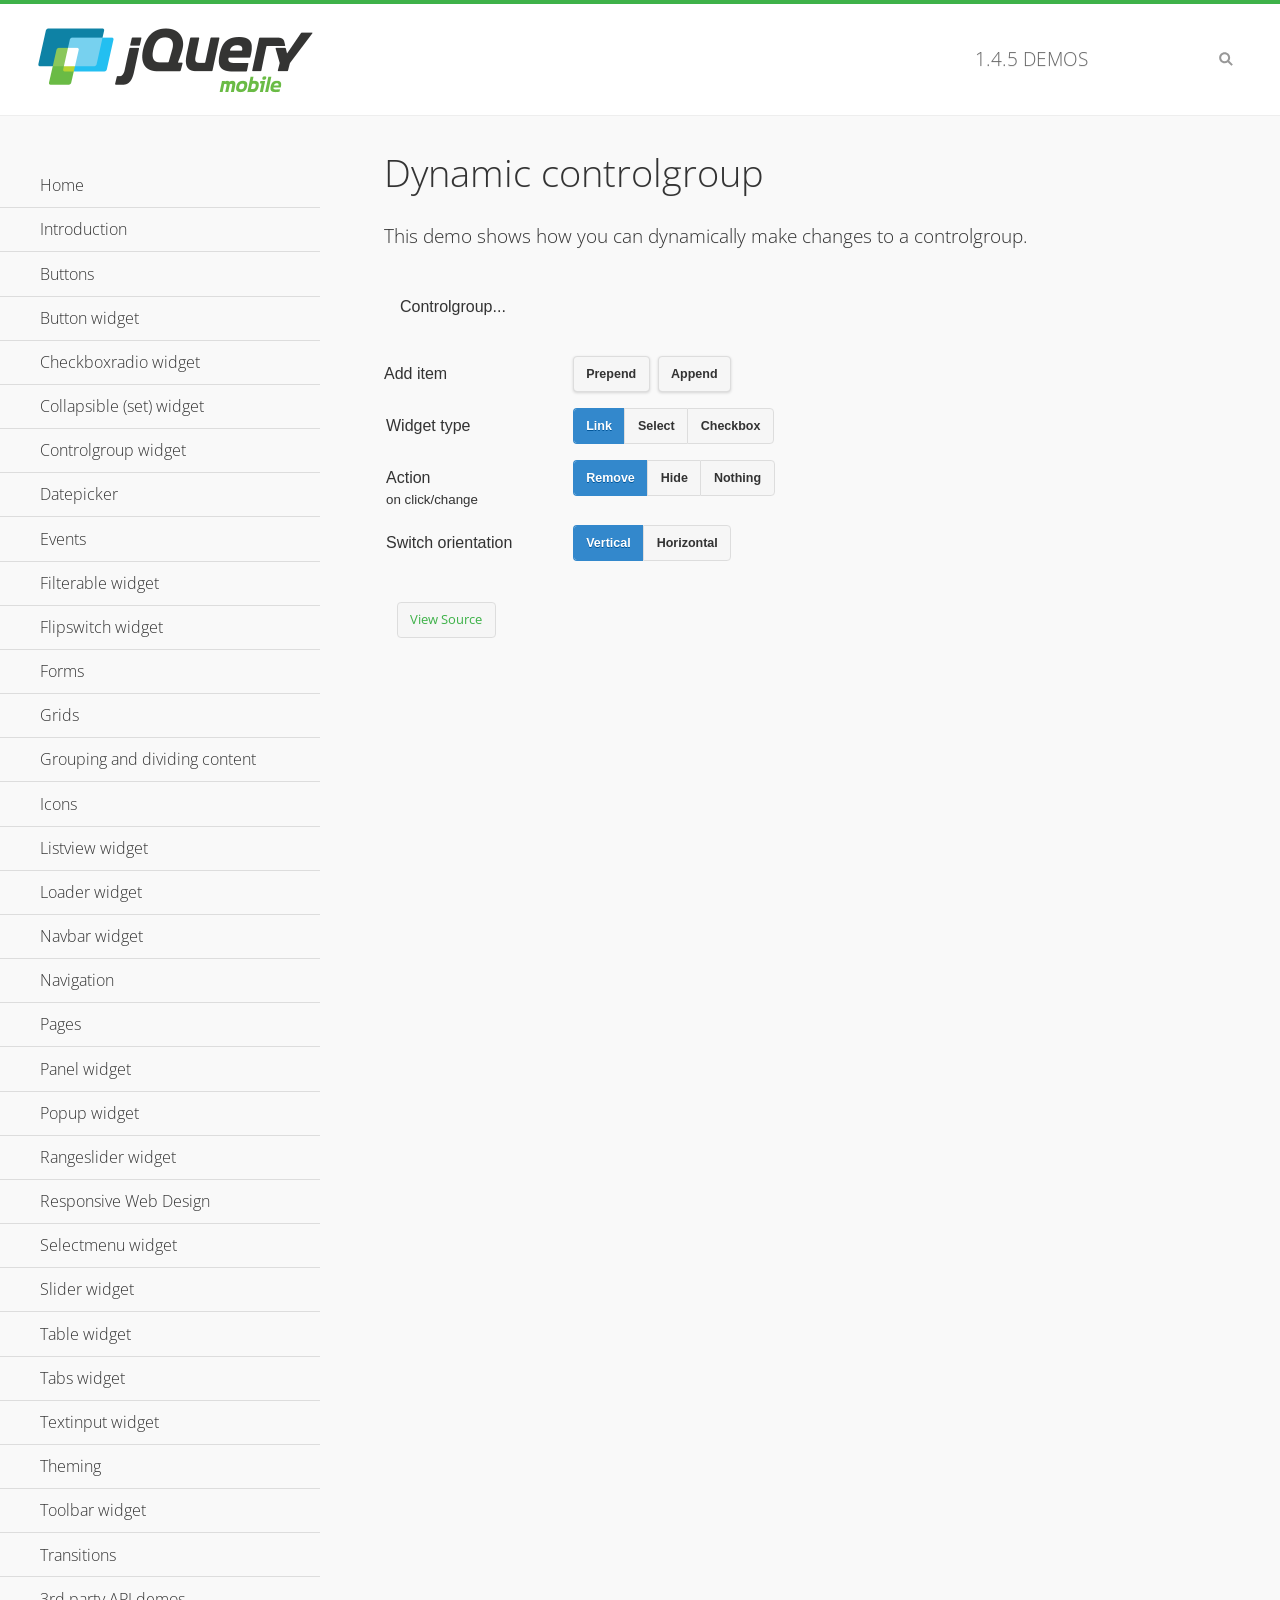
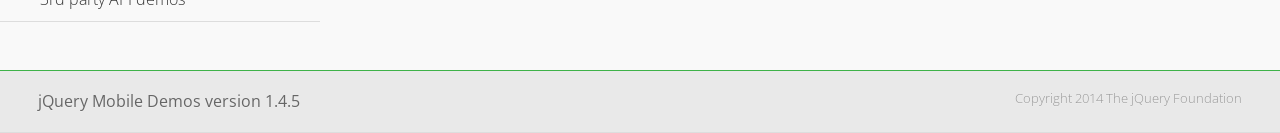
<file: _phonegap/www/js/libs/jquery-mobile/demos/controlgroup-dynamic/index.html>
<!DOCTYPE html>
<html>
<head>
	<meta charset="utf-8">
	<meta name="viewport" content="width=device-width, initial-scale=1">
	<title>Dynamic controlgroup - jQuery Mobile Demos</title>
	<link rel="shortcut icon" href="../favicon.ico">
    <link rel="stylesheet" href="http://fonts.googleapis.com/css?family=Open+Sans:300,400,700">
	<link rel="stylesheet" href="../css/themes/default/jquery.mobile-1.4.5.min.css">
	<link rel="stylesheet" href="../_assets/css/jqm-demos.css">
	<script src="../js/jquery.js"></script>
	<script src="../_assets/js/index.js"></script>
	<script src="../js/jquery.mobile-1.4.5.min.js"></script>
	<script>
		( function( $, undefined ) {
			var counter = 0;
			$( document ).bind( "pagecreate", function( e ) {
				$( "#prepend, #append", e.target ).on( "click", function( e ) {
					counter++;

					var widgetType = $( "[name='radio-widget']:checked" ).attr( "id" ),
						group = $( "#my-controlgroup" ),
						$el,
						action = function() {
							var action = $( "[name='radio-action']:checked" ).attr( "id" );
							if ( $( $el[1] ).is( "select" ) && action === "hide" ) {
								$el = $( $el[1] ).parents( ".ui-select" );
							}
							$el[ action ]();
							group.controlgroup( "refresh" );
						};

					if ( widgetType === "link" ) {

						$el = $( "<a href='#'>Link " + counter + "</a>" ).bind( "click", action );
						$( "#my-controlgroup" ).controlgroup( "container" )[ $( this ).attr( "id" ) ]( $el );
						$el.buttonMarkup();

					} else if ( widgetType === "select" ) {

						$el = $( "<label for='widget" + counter + "'>Select " + counter + "</label><select id='widget" + counter + "'><option value='option1'>Select " + counter + "</option><option value='option2'>Select option</option></select>" );
						$( $el[ 1 ] ).bind( "change", action);
						$( "#my-controlgroup" ).controlgroup( "container" )[ $( this ).attr( "id" ) ]( $el );
						$( $el[ 1 ] ).selectmenu();

					} else {

						$el = $( "<label for='widget" + counter + "'>Checkbox " + counter + "</label><input type='checkbox' id='widget" + counter + "'></input>" );
						$( $el[ 1 ] ).bind( "change", action );
						$( "#my-controlgroup" ).controlgroup( "container" )[ $( this ).attr( "id" ) ]( $el );
						$( $el[ 1 ] ).checkboxradio();

					}

					group.controlgroup( "refresh" );
				});

				$( "[name='radio-orientation']" ).bind( "change", function( e ) {
					$( "#my-controlgroup" ).controlgroup( "option", "type", ( $( "#isHorizontal" ).is( ":checked" ) ? "horizontal" : "vertical" ) );
				});
			});
		})( jQuery );
	</script>
</head>
<body>
<div data-role="page" class="jqm-demos">

	<div data-role="header" class="jqm-header">
		<h2><a href="../" title="jQuery Mobile Demos home"><img src="../_assets/img/jquery-logo.png" alt="jQuery Mobile"></a></h2>
		<p><span class="jqm-version"></span> Demos</p>
		<a href="#" class="jqm-navmenu-link ui-btn ui-btn-icon-notext ui-corner-all ui-icon-bars ui-nodisc-icon ui-alt-icon ui-btn-left">Menu</a>
		<a href="#" class="jqm-search-link ui-btn ui-btn-icon-notext ui-corner-all ui-icon-search ui-nodisc-icon ui-alt-icon ui-btn-right">Search</a>
	</div><!-- /header -->

	<div role="main" class="ui-content jqm-content">

        <h1>Dynamic controlgroup</h1>

        <p>This demo shows how you can dynamically make changes to a controlgroup.</p>

        <div data-demo-html="true" data-demo-js="true">

            <form>
            	<div class="ui-body ui-body-d ui-corner-all">
                	<p>Controlgroup...</p>
                	<div data-role="controlgroup" id="my-controlgroup"><!-- items will be injected here --></div>
                </div>
            </form>

            <div class="ui-field-contain">
                <label for="prepend">Add item</label>
                <button id="prepend" data-mini="true" data-inline="true">Prepend</button>
                <label for="append" class="ui-hidden-accessible">Action</label>
                <button id="append" data-mini="true" data-inline="true">Append</button>
            </div>

            <form action="#" method="get">
            	<div class="ui-field-contain">
                    <fieldset data-role="controlgroup" data-type="horizontal" data-mini="true">
                        <legend>Widget type</legend>

                        <input type="radio" name="radio-widget" id="link" value="link" checked="checked">
                        <label for="link">Link</label>

                        <input type="radio" name="radio-widget" id="select" value="select">
                        <label for="select">Select</label>

                        <input type="radio" name="radio-widget" id="checkbox" value="checkbox">
                        <label for="checkbox">Checkbox</label>
                    </fieldset>
            	</div>

            	<div class="ui-field-contain">
                    <fieldset data-role="controlgroup" data-type="horizontal" data-mini="true">
                        <legend>Action<br><small>on click/change</small></legend>

                        <input type="radio" name="radio-action" id="remove" value="remove" checked="checked">
                        <label for="remove">Remove</label>

                        <input type="radio" name="radio-action" id="hide" value="hide">
                        <label for="hide">Hide</label>

                        <input type="radio" name="radio-action" id="width" value="width">
                        <label for="width">Nothing</label>
                    </fieldset>
            	</div>

            	<div class="ui-field-contain">
                    <fieldset data-role="controlgroup" data-type="horizontal" data-mini="true">
                        <legend>Switch orientation</legend>

                        <input type="radio" name="radio-orientation" id="isVertical" value="isVertical" checked="checked">
                        <label for="isVertical">Vertical</label>

                        <input type="radio" name="radio-orientation" id="isHorizontal" value="isHorizontal">
                        <label for="isHorizontal">Horizontal</label>
                    </fieldset>
            	</div>

            </form>

        </div><!--/demo-html -->

	</div><!-- /content -->
	    <div data-role="panel" class="jqm-navmenu-panel" data-position="left" data-display="overlay" data-theme="a">
	    	<ul class="jqm-list ui-alt-icon ui-nodisc-icon">
<li data-filtertext="demos homepage" data-icon="home"><a href=".././">Home</a></li>
<li data-filtertext="introduction overview getting started"><a href="../intro/" data-ajax="false">Introduction</a></li>
<li data-filtertext="buttons button markup buttonmarkup method anchor link button element"><a href="../button-markup/" data-ajax="false">Buttons</a></li>
<li data-filtertext="form button widget input button submit reset"><a href="../button/" data-ajax="false">Button widget</a></li>
<li data-role="collapsible" data-enhanced="true" data-collapsed-icon="carat-d" data-expanded-icon="carat-u" data-iconpos="right" data-inset="false" class="ui-collapsible ui-collapsible-themed-content ui-collapsible-collapsed">
	<h3 class="ui-collapsible-heading ui-collapsible-heading-collapsed">
		<a href="#" class="ui-collapsible-heading-toggle ui-btn ui-btn-icon-right ui-btn-inherit ui-icon-carat-d">
		    Checkboxradio widget<span class="ui-collapsible-heading-status"> click to expand contents</span>
		</a>
	</h3>
	<div class="ui-collapsible-content ui-body-inherit ui-collapsible-content-collapsed" aria-hidden="true">
		<ul>
			<li data-filtertext="form checkboxradio widget checkbox input checkboxes controlgroups"><a href="../checkboxradio-checkbox/" data-ajax="false">Checkboxes</a></li>
			<li data-filtertext="form checkboxradio widget radio input radio buttons controlgroups"><a href="../checkboxradio-radio/" data-ajax="false">Radio buttons</a></li>
		</ul>
	</div>
</li>
<li data-role="collapsible" data-enhanced="true" data-collapsed-icon="carat-d" data-expanded-icon="carat-u" data-iconpos="right" data-inset="false" class="ui-collapsible ui-collapsible-themed-content ui-collapsible-collapsed">
	<h3 class="ui-collapsible-heading ui-collapsible-heading-collapsed">
		<a href="#" class="ui-collapsible-heading-toggle ui-btn ui-btn-icon-right ui-btn-inherit ui-icon-carat-d">
			Collapsible (set) widget<span class="ui-collapsible-heading-status"> click to expand contents</span>
		</a>
	</h3>
	<div class="ui-collapsible-content ui-body-inherit ui-collapsible-content-collapsed" aria-hidden="true">
		<ul>
			<li data-filtertext="collapsibles content formatting"><a href="../collapsible/" data-ajax="false">Collapsible</a></li>
			<li data-filtertext="dynamic collapsible set accordion append expand"><a href="../collapsible-dynamic/" data-ajax="false">Dynamic collapsibles</a></li>
			<li data-filtertext="accordions collapsible set widget content formatting grouped collapsibles"><a href="../collapsibleset/" data-ajax="false">Collapsible set</a></li>
		</ul>
	</div>
</li>
<li data-role="collapsible" data-enhanced="true" data-collapsed-icon="carat-d" data-expanded-icon="carat-u" data-iconpos="right" data-inset="false" class="ui-collapsible ui-collapsible-themed-content ui-collapsible-collapsed">
	<h3 class="ui-collapsible-heading ui-collapsible-heading-collapsed">
		<a href="#" class="ui-collapsible-heading-toggle ui-btn ui-btn-icon-right ui-btn-inherit ui-icon-carat-d">
			Controlgroup widget<span class="ui-collapsible-heading-status"> click to expand contents</span>
		</a>
	</h3>
	<div class="ui-collapsible-content ui-body-inherit ui-collapsible-content-collapsed" aria-hidden="true">
		<ul>
			<li data-filtertext="controlgroups selectmenu checkboxradio input grouped buttons horizontal vertical"><a href="../controlgroup/" data-ajax="false">Controlgroup</a></li>
			<li data-filtertext="dynamic controlgroup dynamically add buttons"><a href="../controlgroup-dynamic/" data-ajax="false">Dynamic controlgroups</a></li>
		</ul>
	</div>
</li>
<li data-filtertext="form datepicker widget date input"><a href="../datepicker/" data-ajax="false">Datepicker</a></li>
<li data-role="collapsible" data-enhanced="true" data-collapsed-icon="carat-d" data-expanded-icon="carat-u" data-iconpos="right" data-inset="false" class="ui-collapsible ui-collapsible-themed-content ui-collapsible-collapsed">
	<h3 class="ui-collapsible-heading ui-collapsible-heading-collapsed">
		<a href="#" class="ui-collapsible-heading-toggle ui-btn ui-btn-icon-right ui-btn-inherit ui-icon-carat-d">
			Events<span class="ui-collapsible-heading-status"> click to expand contents</span>
		</a>
	</h3>
	<div class="ui-collapsible-content ui-body-inherit ui-collapsible-content-collapsed" aria-hidden="true">
		<ul>
			<li data-filtertext="swipe to delete list items listviews swipe events"><a href="../swipe-list/" data-ajax="false">Swipe list items</a></li>
			<li data-filtertext="swipe to navigate swipe page navigation swipe events"><a href="../swipe-page/" data-ajax="false">Swipe page navigation</a></li>
		</ul>
	</div>
</li>
<li data-filtertext="filterable filter elements sorting searching listview table"><a href="../filterable/" data-ajax="false">Filterable widget</a></li>
<li data-filtertext="form flipswitch widget flip toggle switch binary select checkbox input"><a href="../flipswitch/" data-ajax="false">Flipswitch widget</a></li>
<li data-role="collapsible" data-enhanced="true" data-collapsed-icon="carat-d" data-expanded-icon="carat-u" data-iconpos="right" data-inset="false" class="ui-collapsible ui-collapsible-themed-content ui-collapsible-collapsed">
	<h3 class="ui-collapsible-heading ui-collapsible-heading-collapsed">
		<a href="#" class="ui-collapsible-heading-toggle ui-btn ui-btn-icon-right ui-btn-inherit ui-icon-carat-d">
			Forms<span class="ui-collapsible-heading-status"> click to expand contents</span>
		</a>
	</h3>
	<div class="ui-collapsible-content ui-body-inherit ui-collapsible-content-collapsed" aria-hidden="true">
		<ul>
			<li data-filtertext="forms text checkbox radio range button submit reset inputs selects textarea slider flipswitch label form elements"><a href="../forms/" data-ajax="false">Forms</a></li>
			<li data-filtertext="form hide labels hidden accessible ui-hidden-accessible forms"><a href="../forms-label-hidden-accessible/" data-ajax="false">Hide labels</a></li>
			<li data-filtertext="form field containers fieldcontain ui-field-contain forms"><a href="../forms-field-contain/" data-ajax="false">Field containers</a></li>
			<li data-filtertext="forms disabled form elements"><a href="../forms-disabled/" data-ajax="false">Forms disabled</a></li>
			<li data-filtertext="forms gallery examples overview forms text checkbox radio range button submit reset inputs selects textarea slider flipswitch label form elements"><a href="../forms-gallery/" data-ajax="false">Forms gallery</a></li>
		</ul>
	</div>
</li>
<li data-role="collapsible" data-enhanced="true" data-collapsed-icon="carat-d" data-expanded-icon="carat-u" data-iconpos="right" data-inset="false" class="ui-collapsible ui-collapsible-themed-content ui-collapsible-collapsed">
	<h3 class="ui-collapsible-heading ui-collapsible-heading-collapsed">
		<a href="#" class="ui-collapsible-heading-toggle ui-btn ui-btn-icon-right ui-btn-inherit ui-icon-carat-d">
			Grids<span class="ui-collapsible-heading-status"> click to expand contents</span>
		</a>
	</h3>
	<div class="ui-collapsible-content ui-body-inherit ui-collapsible-content-collapsed" aria-hidden="true">
		<ul>
			<li data-filtertext="grids columns blocks content formatting rwd responsive css framework"><a href="../grids/" data-ajax="false">Grids</a></li>
			<li data-filtertext="buttons in grids css framework"><a href="../grids-buttons/" data-ajax="false">Buttons in grids</a></li>
			<li data-filtertext="custom responsive grids rwd css framework"><a href="../grids-custom-responsive/" data-ajax="false">Custom responsive grids</a></li>
		</ul>
	</div>
</li>
<li data-filtertext="blocks content formatting sections heading"><a href="../body-bar-classes/" data-ajax="false">Grouping and dividing content</a></li>
<li data-role="collapsible" data-enhanced="true" data-collapsed-icon="carat-d" data-expanded-icon="carat-u" data-iconpos="right" data-inset="false" class="ui-collapsible ui-collapsible-themed-content ui-collapsible-collapsed">
	<h3 class="ui-collapsible-heading ui-collapsible-heading-collapsed">
		<a href="#" class="ui-collapsible-heading-toggle ui-btn ui-btn-icon-right ui-btn-inherit ui-icon-carat-d">
			Icons<span class="ui-collapsible-heading-status"> click to expand contents</span>
		</a>
	</h3>
	<div class="ui-collapsible-content ui-body-inherit ui-collapsible-content-collapsed" aria-hidden="true">
		<ul>
			<li data-filtertext="button icons svg disc alt custom icon position"><a href="../icons/" data-ajax="false">Icons</a></li>
			<li data-filtertext=""><a href="../icons-grunticon/" data-ajax="false">Grunticon loader</a></li>
		</ul>
	</div>
</li>
<li data-role="collapsible" data-enhanced="true" data-collapsed-icon="carat-d" data-expanded-icon="carat-u" data-iconpos="right" data-inset="false" class="ui-collapsible ui-collapsible-themed-content ui-collapsible-collapsed">
	<h3 class="ui-collapsible-heading ui-collapsible-heading-collapsed">
		<a href="#" class="ui-collapsible-heading-toggle ui-btn ui-btn-icon-right ui-btn-inherit ui-icon-carat-d">
			Listview widget<span class="ui-collapsible-heading-status"> click to expand contents</span>
		</a>
	</h3>
	<div class="ui-collapsible-content ui-body-inherit ui-collapsible-content-collapsed" aria-hidden="true">
		<ul>
			<li data-filtertext="listview widget thumbnails icons nested split button collapsible ul ol"><a href="../listview/" data-ajax="false">Listview</a></li>
			<li data-filtertext="autocomplete filterable reveal listview filtertextbeforefilter placeholder"><a href="../listview-autocomplete/" data-ajax="false">Listview autocomplete</a></li>
			<li data-filtertext="autocomplete filterable reveal listview remote data filtertextbeforefilter placeholder"><a href="../listview-autocomplete-remote/" data-ajax="false">Listview autocomplete remote data</a></li>
			<li data-filtertext="autodividers anchor jump scroll linkbars listview lists ul ol"><a href="../listview-autodividers-linkbar/" data-ajax="false">Listview autodividers linkbar</a></li>
			<li data-filtertext="listview autodividers selector autodividersselector lists ul ol"><a href="../listview-autodividers-selector/" data-ajax="false">Listview autodividers selector</a></li>
			<li data-filtertext="listview nested list items"><a href="../listview-nested-lists/" data-ajax="false">Nested Listviews</a></li>
			<li data-filtertext="listview collapsible list items flat"><a href="../listview-collapsible-item-flat/" data-ajax="false">Listview collapsible list items (flat)</a></li>
			<li data-filtertext="listview collapsible list indented"><a href="../listview-collapsible-item-indented/" data-ajax="false">Listview collapsible list items (indented)</a></li>
			<li data-filtertext="grid listview responsive grids responsive listviews lists ul"><a href="../listview-grid/" data-ajax="false">Listview responsive grid</a></li>
		</ul>
	</div>
</li>
<li data-filtertext="loader widget page loading navigation overlay spinner"><a href="../loader/" data-ajax="false">Loader widget</a></li>
<li data-filtertext="navbar widget navmenu toolbars header footer"><a href="../navbar/" data-ajax="false">Navbar widget</a></li>
<li data-role="collapsible" data-enhanced="true" data-collapsed-icon="carat-d" data-expanded-icon="carat-u" data-iconpos="right" data-inset="false" class="ui-collapsible ui-collapsible-themed-content ui-collapsible-collapsed">
	<h3 class="ui-collapsible-heading ui-collapsible-heading-collapsed">
		<a href="#" class="ui-collapsible-heading-toggle ui-btn ui-btn-icon-right ui-btn-inherit ui-icon-carat-d">
			Navigation<span class="ui-collapsible-heading-status"> click to expand contents</span>
		</a>
	</h3>
	<div class="ui-collapsible-content ui-body-inherit ui-collapsible-content-collapsed" aria-hidden="true">
		<ul>
			<li data-filtertext="ajax navigation navigate widget history event method"><a href="../navigation/" data-ajax="false">Navigation</a></li>
			<li data-filtertext="linking pages page links navigation ajax prefetch cache"><a href="../navigation-linking-pages/" data-ajax="false">Linking pages</a></li>
			<!-- <li data-filtertext="php redirect server redirection server-side navigation"><a href="../navigation-php-redirect/" data-ajax="false">PHP redirect demo</a></li>-->
			<li data-filtertext="navigation redirection hash query"><a href="../navigation-hash-processing/" data-ajax="false">Hash processing demo</a></li>
			<li data-filtertext="navigation redirection hash query"><a href="../page-events/" data-ajax="false">Page Navigation Events</a></li>
		</ul>
	</div>
</li>
<li data-role="collapsible" data-enhanced="true" data-collapsed-icon="carat-d" data-expanded-icon="carat-u" data-iconpos="right" data-inset="false" class="ui-collapsible ui-collapsible-themed-content ui-collapsible-collapsed">
	<h3 class="ui-collapsible-heading ui-collapsible-heading-collapsed">
		<a href="#" class="ui-collapsible-heading-toggle ui-btn ui-btn-icon-right ui-btn-inherit ui-icon-carat-d">
			Pages<span class="ui-collapsible-heading-status"> click to expand contents</span>
		</a>
	</h3>
	<div class="ui-collapsible-content ui-body-inherit ui-collapsible-content-collapsed" aria-hidden="true">
		<ul>
			<li data-filtertext="pages page widget ajax navigation"><a href="../pages/" data-ajax="false">Pages</a></li>
			<li data-filtertext="single page"><a href="../pages-single-page/" data-ajax="false">Single page</a></li>
			<li data-filtertext="multipage multi-page page"><a href="../pages-multi-page/" data-ajax="false">Multi-page template</a></li>
			<li data-filtertext="dialog page widget modal popup"><a href="../pages-dialog/" data-ajax="false">Dialog page</a></li>
		</ul>
	</div>
</li>
<li data-role="collapsible" data-enhanced="true" data-collapsed-icon="carat-d" data-expanded-icon="carat-u" data-iconpos="right" data-inset="false" class="ui-collapsible ui-collapsible-themed-content ui-collapsible-collapsed">
	<h3 class="ui-collapsible-heading ui-collapsible-heading-collapsed">
		<a href="#" class="ui-collapsible-heading-toggle ui-btn ui-btn-icon-right ui-btn-inherit ui-icon-carat-d">
			Panel widget<span class="ui-collapsible-heading-status"> click to expand contents</span>
		</a>
	</h3>
	<div class="ui-collapsible-content ui-body-inherit ui-collapsible-content-collapsed" aria-hidden="true">
		<ul>
			<li data-filtertext="panel widget sliding panels reveal push overlay responsive"><a href="../panel/" data-ajax="false">Panel</a></li>
			<li data-filtertext=""><a href="../panel-external/" data-ajax="false">External panels</a></li>
			<li data-filtertext="panel "><a href="../panel-fixed/" data-ajax="false">Fixed panels</a></li>
			<li data-filtertext="panel slide panels sliding panels shadow rwd responsive breakpoint"><a href="../panel-responsive/" data-ajax="false">Panels responsive</a></li>
			<li data-filtertext="panel custom style custom panel width reveal shadow listview panel styling page background wrapper"><a href="../panel-styling/" data-ajax="false">Custom panel style</a></li>
			<li data-filtertext="panel open on swipe"><a href="../panel-swipe-open/" data-ajax="false">Panel open on swipe</a></li>
			<li data-filtertext="panels outside page internal external toolbars"><a href="../panel-external-internal/" data-ajax="false">Panel external and internal</a></li>
		</ul>
	</div>
</li>
<li data-role="collapsible" data-enhanced="true" data-collapsed-icon="carat-d" data-expanded-icon="carat-u" data-iconpos="right" data-inset="false" class="ui-collapsible ui-collapsible-themed-content ui-collapsible-collapsed">
	<h3 class="ui-collapsible-heading ui-collapsible-heading-collapsed">
		<a href="#" class="ui-collapsible-heading-toggle ui-btn ui-btn-icon-right ui-btn-inherit ui-icon-carat-d">
			Popup widget<span class="ui-collapsible-heading-status"> click to expand contents</span>
		</a>
	</h3>
	<div class="ui-collapsible-content ui-body-inherit ui-collapsible-content-collapsed" aria-hidden="true">
		<ul>
			<li data-filtertext="popup widget popups dialog modal transition tooltip lightbox form overlay screen flip pop fade transition"><a href="../popup/" data-ajax="false">Popup</a></li>
			<li data-filtertext="popup alignment position"><a href="../popup-alignment/" data-ajax="false">Popup alignment</a></li>
			<li data-filtertext="popup arrow size popups popover"><a href="../popup-arrow-size/" data-ajax="false">Popup arrow size</a></li>
			<li data-filtertext="dynamic popups popup images lightbox"><a href="../popup-dynamic/" data-ajax="false">Dynamic popups</a></li>
			<li data-filtertext="popups with iframes scaling"><a href="../popup-iframe/" data-ajax="false">Popups with iframes</a></li>
			<li data-filtertext="popup image scaling"><a href="../popup-image-scaling/" data-ajax="false">Popup image scaling</a></li>
			<li data-filtertext="external popup outside multi-page"><a href="../popup-outside-multipage/" data-ajax="false">Popup outside multi-page</a></li>
		</ul>
	</div>
</li>
<li data-filtertext="form rangeslider widget dual sliders dual handle sliders range input"><a href="../rangeslider/" data-ajax="false">Rangeslider widget</a></li>
<li data-filtertext="responsive web design rwd adaptive progressive enhancement PE accessible mobile breakpoints media query media queries"><a href="../rwd/" data-ajax="false">Responsive Web Design</a></li>
<li data-role="collapsible" data-enhanced="true" data-collapsed-icon="carat-d" data-expanded-icon="carat-u" data-iconpos="right" data-inset="false" class="ui-collapsible ui-collapsible-themed-content ui-collapsible-collapsed">
	<h3 class="ui-collapsible-heading ui-collapsible-heading-collapsed">
		<a href="#" class="ui-collapsible-heading-toggle ui-btn ui-btn-icon-right ui-btn-inherit ui-icon-carat-d">
			Selectmenu widget<span class="ui-collapsible-heading-status"> click to expand contents</span>
		</a>
	</h3>
	<div class="ui-collapsible-content ui-body-inherit ui-collapsible-content-collapsed" aria-hidden="true">
		<ul>
			<li data-filtertext="form selectmenu widget select input custom select menu selects"><a href="../selectmenu/" data-ajax="false">Selectmenu</a></li>
			<li data-filtertext="form custom select menu selectmenu widget custom menu option optgroup multiple selects"><a href="../selectmenu-custom/" data-ajax="false">Custom select menu</a></li>
			<li data-filtertext="filterable select filter popup dialog"><a href="../selectmenu-custom-filter/" data-ajax="false">Custom select menu with filter</a></li>
		</ul>
	</div>
</li>
<li data-role="collapsible" data-enhanced="true" data-collapsed-icon="carat-d" data-expanded-icon="carat-u" data-iconpos="right" data-inset="false" class="ui-collapsible ui-collapsible-themed-content ui-collapsible-collapsed">
	<h3 class="ui-collapsible-heading ui-collapsible-heading-collapsed">
		<a href="#" class="ui-collapsible-heading-toggle ui-btn ui-btn-icon-right ui-btn-inherit ui-icon-carat-d">
			Slider widget<span class="ui-collapsible-heading-status"> click to expand contents</span>
		</a>
	</h3>
	<div class="ui-collapsible-content ui-body-inherit ui-collapsible-content-collapsed" aria-hidden="true">
		<ul>
			<li data-filtertext="form slider widget range input single sliders"><a href="../slider/" data-ajax="false">Slider</a></li>
			<li data-filtertext="form slider widget flipswitch slider binary select flip toggle switch"><a href="../slider-flipswitch/" data-ajax="false">Slider flip toggle switch</a></li>
			<li data-filtertext="form slider tooltip handle value input range sliders"><a href="../slider-tooltip/" data-ajax="false">Slider tooltip</a></li>
		</ul>
	</div>
</li>
<li data-role="collapsible" data-enhanced="true" data-collapsed-icon="carat-d" data-expanded-icon="carat-u" data-iconpos="right" data-inset="false" class="ui-collapsible ui-collapsible-themed-content ui-collapsible-collapsed">
	<h3 class="ui-collapsible-heading ui-collapsible-heading-collapsed">
		<a href="#" class="ui-collapsible-heading-toggle ui-btn ui-btn-icon-right ui-btn-inherit ui-icon-carat-d">
			Table widget<span class="ui-collapsible-heading-status"> click to expand contents</span>
		</a>
	</h3>
	<div class="ui-collapsible-content ui-body-inherit ui-collapsible-content-collapsed" aria-hidden="true">
		<ul>
			<li data-filtertext="table widget reflow column toggle th td responsive tables rwd hide show tabular"><a href="../table-column-toggle/" data-ajax="false">Table Column Toggle</a></li>
			<li data-filtertext="table column toggle phone comparison demo"><a href="../table-column-toggle-example/" data-ajax="false">Table Column Toggle demo</a></li>
			<li data-filtertext="responsive tables table column toggle heading groups rwd breakpoint"><a href="../table-column-toggle-heading-groups/" data-ajax="false">Table Column Toggle heading groups</a></li>
			<li data-filtertext="responsive tables table column toggle hide rwd breakpoint customization options"><a href="../table-column-toggle-options/" data-ajax="false">Table Column Toggle options</a></li>
			<li data-filtertext="table reflow th td responsive rwd columns tabular"><a href="../table-reflow/" data-ajax="false">Table Reflow</a></li>
			<li data-filtertext="responsive tables table reflow heading groups rwd breakpoint"><a href="../table-reflow-heading-groups/" data-ajax="false">Table Reflow heading groups</a></li>
			<li data-filtertext="responsive tables table reflow stripes strokes table style"><a href="../table-reflow-stripes-strokes/" data-ajax="false">Table Reflow stripes and strokes</a></li>
			<li data-filtertext="responsive tables table reflow stack custom styles"><a href="../table-reflow-styling/" data-ajax="false">Table Reflow custom styles</a></li>
		</ul>
	</div>
</li>
<li data-filtertext="ui tabs widget"><a href="../tabs/" data-ajax="false">Tabs widget</a></li>
<li data-filtertext="form textinput widget text input textarea number date time tel email file color password"><a href="../textinput/" data-ajax="false">Textinput widget</a></li>
<li data-role="collapsible" data-enhanced="true" data-collapsed-icon="carat-d" data-expanded-icon="carat-u" data-iconpos="right" data-inset="false" class="ui-collapsible ui-collapsible-themed-content ui-collapsible-collapsed">
	<h3 class="ui-collapsible-heading ui-collapsible-heading-collapsed">
		<a href="#" class="ui-collapsible-heading-toggle ui-btn ui-btn-icon-right ui-btn-inherit ui-icon-carat-d">
			Theming<span class="ui-collapsible-heading-status"> click to expand contents</span>
		</a>
	</h3>
	<div class="ui-collapsible-content ui-body-inherit ui-collapsible-content-collapsed" aria-hidden="true">
		<ul>
			<li data-filtertext="default theme swatches theming style css"><a href="../theme-default/" data-ajax="false">Default theme</a></li>
			<li data-filtertext="classic theme old theme swatches theming style css"><a href="../theme-classic/" data-ajax="false">Classic theme</a></li>
		</ul>
	</div>
</li>
<li data-role="collapsible" data-enhanced="true" data-collapsed-icon="carat-d" data-expanded-icon="carat-u" data-iconpos="right" data-inset="false" class="ui-collapsible ui-collapsible-themed-content ui-collapsible-collapsed">
	<h3 class="ui-collapsible-heading ui-collapsible-heading-collapsed">
		<a href="#" class="ui-collapsible-heading-toggle ui-btn ui-btn-icon-right ui-btn-inherit ui-icon-carat-d">
			Toolbar widget<span class="ui-collapsible-heading-status"> click to expand contents</span>
		</a>
	</h3>
	<div class="ui-collapsible-content ui-body-inherit ui-collapsible-content-collapsed" aria-hidden="true">
		<ul>
			<li data-filtertext="toolbar widget header footer toolbars fixed fullscreen external sections"><a href="../toolbar/" data-ajax="false">Toolbar</a></li>
			<li data-filtertext="dynamic toolbars dynamically add toolbar header footer"><a href="../toolbar-dynamic/" data-ajax="false">Dynamic toolbars</a></li>
			<li data-filtertext="external toolbars header footer"><a href="../toolbar-external/" data-ajax="false">External toolbars</a></li>
			<li data-filtertext="fixed toolbars header footer"><a href="../toolbar-fixed/" data-ajax="false">Fixed toolbars</a></li>
			<li data-filtertext="fixed fullscreen toolbars header footer"><a href="../toolbar-fixed-fullscreen/" data-ajax="false">Fullscreen toolbars</a></li>
			<li data-filtertext="external fixed toolbars header footer"><a href="../toolbar-fixed-external/" data-ajax="false">Fixed external toolbars</a></li>
			<li data-filtertext="external persistent toolbars header footer navbar navmenu"><a href="../toolbar-fixed-persistent/" data-ajax="false">Persistent toolbars</a></li>
			<li data-filtertext="external ajax optimized toolbars persistent toolbars header footer navbar"><a href="../toolbar-fixed-persistent-optimized/" data-ajax="false">Ajax optimized toolbars</a></li>
			<li data-filtertext="form in toolbars header footer"><a href="../toolbar-fixed-forms/" data-ajax="false">Form in toolbar</a></li>
		</ul>
	</div>
</li>
<li data-filtertext="page transitions animated pages popup navigation flip slide fade pop"><a href="../transitions/" data-ajax="false">Transitions</a></li>
<li data-role="collapsible" data-enhanced="true" data-collapsed-icon="carat-d" data-expanded-icon="carat-u" data-iconpos="right" data-inset="false" class="ui-collapsible ui-collapsible-themed-content ui-collapsible-collapsed">
	<h3 class="ui-collapsible-heading ui-collapsible-heading-collapsed">
		<a href="#" class="ui-collapsible-heading-toggle ui-btn ui-btn-icon-right ui-btn-inherit ui-icon-carat-d">
			3rd party API demos<span class="ui-collapsible-heading-status"> click to expand contents</span>
		</a>
	</h3>
	<div class="ui-collapsible-content ui-body-inherit ui-collapsible-content-collapsed" aria-hidden="true">
		<ul>
			<li data-filtertext="backbone requirejs navigation router"><a href="../backbone-requirejs/" data-ajax="false">Backbone RequireJS</a></li>
			<li data-filtertext="google maps geolocation demo"><a href="../map-geolocation/" data-ajax="false">Google Maps geolocation</a></li>
			<li data-filtertext="google maps hybrid"><a href="../map-list-toggle/" data-ajax="false">Google Maps list toggle</a></li>
		</ul>
	</div>
</li>



		     </ul>
		</div><!-- /panel -->


	<div data-role="footer" data-position="fixed" data-tap-toggle="false" class="jqm-footer">
		<p>jQuery Mobile Demos version <span class="jqm-version"></span></p>
		<p>Copyright 2014 The jQuery Foundation</p>
	</div><!-- /footer -->
	<!-- TODO: This should become an external panel so we can add input to markup (unique ID) -->
    <div data-role="panel" class="jqm-search-panel" data-position="right" data-display="overlay" data-theme="a">
		<div class="jqm-search">
			<ul class="jqm-list" data-filter-placeholder="Search demos..." data-filter-reveal="true">
<li data-filtertext="demos homepage" data-icon="home"><a href=".././">Home</a></li>
<li data-filtertext="introduction overview getting started"><a href="../intro/" data-ajax="false">Introduction</a></li>
<li data-filtertext="buttons button markup buttonmarkup method anchor link button element"><a href="../button-markup/" data-ajax="false">Buttons</a></li>
<li data-filtertext="form button widget input button submit reset"><a href="../button/" data-ajax="false">Button widget</a></li>
<li data-role="collapsible" data-enhanced="true" data-collapsed-icon="carat-d" data-expanded-icon="carat-u" data-iconpos="right" data-inset="false" class="ui-collapsible ui-collapsible-themed-content ui-collapsible-collapsed">
	<h3 class="ui-collapsible-heading ui-collapsible-heading-collapsed">
		<a href="#" class="ui-collapsible-heading-toggle ui-btn ui-btn-icon-right ui-btn-inherit ui-icon-carat-d">
		    Checkboxradio widget<span class="ui-collapsible-heading-status"> click to expand contents</span>
		</a>
	</h3>
	<div class="ui-collapsible-content ui-body-inherit ui-collapsible-content-collapsed" aria-hidden="true">
		<ul>
			<li data-filtertext="form checkboxradio widget checkbox input checkboxes controlgroups"><a href="../checkboxradio-checkbox/" data-ajax="false">Checkboxes</a></li>
			<li data-filtertext="form checkboxradio widget radio input radio buttons controlgroups"><a href="../checkboxradio-radio/" data-ajax="false">Radio buttons</a></li>
		</ul>
	</div>
</li>
<li data-role="collapsible" data-enhanced="true" data-collapsed-icon="carat-d" data-expanded-icon="carat-u" data-iconpos="right" data-inset="false" class="ui-collapsible ui-collapsible-themed-content ui-collapsible-collapsed">
	<h3 class="ui-collapsible-heading ui-collapsible-heading-collapsed">
		<a href="#" class="ui-collapsible-heading-toggle ui-btn ui-btn-icon-right ui-btn-inherit ui-icon-carat-d">
			Collapsible (set) widget<span class="ui-collapsible-heading-status"> click to expand contents</span>
		</a>
	</h3>
	<div class="ui-collapsible-content ui-body-inherit ui-collapsible-content-collapsed" aria-hidden="true">
		<ul>
			<li data-filtertext="collapsibles content formatting"><a href="../collapsible/" data-ajax="false">Collapsible</a></li>
			<li data-filtertext="dynamic collapsible set accordion append expand"><a href="../collapsible-dynamic/" data-ajax="false">Dynamic collapsibles</a></li>
			<li data-filtertext="accordions collapsible set widget content formatting grouped collapsibles"><a href="../collapsibleset/" data-ajax="false">Collapsible set</a></li>
		</ul>
	</div>
</li>
<li data-role="collapsible" data-enhanced="true" data-collapsed-icon="carat-d" data-expanded-icon="carat-u" data-iconpos="right" data-inset="false" class="ui-collapsible ui-collapsible-themed-content ui-collapsible-collapsed">
	<h3 class="ui-collapsible-heading ui-collapsible-heading-collapsed">
		<a href="#" class="ui-collapsible-heading-toggle ui-btn ui-btn-icon-right ui-btn-inherit ui-icon-carat-d">
			Controlgroup widget<span class="ui-collapsible-heading-status"> click to expand contents</span>
		</a>
	</h3>
	<div class="ui-collapsible-content ui-body-inherit ui-collapsible-content-collapsed" aria-hidden="true">
		<ul>
			<li data-filtertext="controlgroups selectmenu checkboxradio input grouped buttons horizontal vertical"><a href="../controlgroup/" data-ajax="false">Controlgroup</a></li>
			<li data-filtertext="dynamic controlgroup dynamically add buttons"><a href="../controlgroup-dynamic/" data-ajax="false">Dynamic controlgroups</a></li>
		</ul>
	</div>
</li>
<li data-filtertext="form datepicker widget date input"><a href="../datepicker/" data-ajax="false">Datepicker</a></li>
<li data-role="collapsible" data-enhanced="true" data-collapsed-icon="carat-d" data-expanded-icon="carat-u" data-iconpos="right" data-inset="false" class="ui-collapsible ui-collapsible-themed-content ui-collapsible-collapsed">
	<h3 class="ui-collapsible-heading ui-collapsible-heading-collapsed">
		<a href="#" class="ui-collapsible-heading-toggle ui-btn ui-btn-icon-right ui-btn-inherit ui-icon-carat-d">
			Events<span class="ui-collapsible-heading-status"> click to expand contents</span>
		</a>
	</h3>
	<div class="ui-collapsible-content ui-body-inherit ui-collapsible-content-collapsed" aria-hidden="true">
		<ul>
			<li data-filtertext="swipe to delete list items listviews swipe events"><a href="../swipe-list/" data-ajax="false">Swipe list items</a></li>
			<li data-filtertext="swipe to navigate swipe page navigation swipe events"><a href="../swipe-page/" data-ajax="false">Swipe page navigation</a></li>
		</ul>
	</div>
</li>
<li data-filtertext="filterable filter elements sorting searching listview table"><a href="../filterable/" data-ajax="false">Filterable widget</a></li>
<li data-filtertext="form flipswitch widget flip toggle switch binary select checkbox input"><a href="../flipswitch/" data-ajax="false">Flipswitch widget</a></li>
<li data-role="collapsible" data-enhanced="true" data-collapsed-icon="carat-d" data-expanded-icon="carat-u" data-iconpos="right" data-inset="false" class="ui-collapsible ui-collapsible-themed-content ui-collapsible-collapsed">
	<h3 class="ui-collapsible-heading ui-collapsible-heading-collapsed">
		<a href="#" class="ui-collapsible-heading-toggle ui-btn ui-btn-icon-right ui-btn-inherit ui-icon-carat-d">
			Forms<span class="ui-collapsible-heading-status"> click to expand contents</span>
		</a>
	</h3>
	<div class="ui-collapsible-content ui-body-inherit ui-collapsible-content-collapsed" aria-hidden="true">
		<ul>
			<li data-filtertext="forms text checkbox radio range button submit reset inputs selects textarea slider flipswitch label form elements"><a href="../forms/" data-ajax="false">Forms</a></li>
			<li data-filtertext="form hide labels hidden accessible ui-hidden-accessible forms"><a href="../forms-label-hidden-accessible/" data-ajax="false">Hide labels</a></li>
			<li data-filtertext="form field containers fieldcontain ui-field-contain forms"><a href="../forms-field-contain/" data-ajax="false">Field containers</a></li>
			<li data-filtertext="forms disabled form elements"><a href="../forms-disabled/" data-ajax="false">Forms disabled</a></li>
			<li data-filtertext="forms gallery examples overview forms text checkbox radio range button submit reset inputs selects textarea slider flipswitch label form elements"><a href="../forms-gallery/" data-ajax="false">Forms gallery</a></li>
		</ul>
	</div>
</li>
<li data-role="collapsible" data-enhanced="true" data-collapsed-icon="carat-d" data-expanded-icon="carat-u" data-iconpos="right" data-inset="false" class="ui-collapsible ui-collapsible-themed-content ui-collapsible-collapsed">
	<h3 class="ui-collapsible-heading ui-collapsible-heading-collapsed">
		<a href="#" class="ui-collapsible-heading-toggle ui-btn ui-btn-icon-right ui-btn-inherit ui-icon-carat-d">
			Grids<span class="ui-collapsible-heading-status"> click to expand contents</span>
		</a>
	</h3>
	<div class="ui-collapsible-content ui-body-inherit ui-collapsible-content-collapsed" aria-hidden="true">
		<ul>
			<li data-filtertext="grids columns blocks content formatting rwd responsive css framework"><a href="../grids/" data-ajax="false">Grids</a></li>
			<li data-filtertext="buttons in grids css framework"><a href="../grids-buttons/" data-ajax="false">Buttons in grids</a></li>
			<li data-filtertext="custom responsive grids rwd css framework"><a href="../grids-custom-responsive/" data-ajax="false">Custom responsive grids</a></li>
		</ul>
	</div>
</li>
<li data-filtertext="blocks content formatting sections heading"><a href="../body-bar-classes/" data-ajax="false">Grouping and dividing content</a></li>
<li data-role="collapsible" data-enhanced="true" data-collapsed-icon="carat-d" data-expanded-icon="carat-u" data-iconpos="right" data-inset="false" class="ui-collapsible ui-collapsible-themed-content ui-collapsible-collapsed">
	<h3 class="ui-collapsible-heading ui-collapsible-heading-collapsed">
		<a href="#" class="ui-collapsible-heading-toggle ui-btn ui-btn-icon-right ui-btn-inherit ui-icon-carat-d">
			Icons<span class="ui-collapsible-heading-status"> click to expand contents</span>
		</a>
	</h3>
	<div class="ui-collapsible-content ui-body-inherit ui-collapsible-content-collapsed" aria-hidden="true">
		<ul>
			<li data-filtertext="button icons svg disc alt custom icon position"><a href="../icons/" data-ajax="false">Icons</a></li>
			<li data-filtertext=""><a href="../icons-grunticon/" data-ajax="false">Grunticon loader</a></li>
		</ul>
	</div>
</li>
<li data-role="collapsible" data-enhanced="true" data-collapsed-icon="carat-d" data-expanded-icon="carat-u" data-iconpos="right" data-inset="false" class="ui-collapsible ui-collapsible-themed-content ui-collapsible-collapsed">
	<h3 class="ui-collapsible-heading ui-collapsible-heading-collapsed">
		<a href="#" class="ui-collapsible-heading-toggle ui-btn ui-btn-icon-right ui-btn-inherit ui-icon-carat-d">
			Listview widget<span class="ui-collapsible-heading-status"> click to expand contents</span>
		</a>
	</h3>
	<div class="ui-collapsible-content ui-body-inherit ui-collapsible-content-collapsed" aria-hidden="true">
		<ul>
			<li data-filtertext="listview widget thumbnails icons nested split button collapsible ul ol"><a href="../listview/" data-ajax="false">Listview</a></li>
			<li data-filtertext="autocomplete filterable reveal listview filtertextbeforefilter placeholder"><a href="../listview-autocomplete/" data-ajax="false">Listview autocomplete</a></li>
			<li data-filtertext="autocomplete filterable reveal listview remote data filtertextbeforefilter placeholder"><a href="../listview-autocomplete-remote/" data-ajax="false">Listview autocomplete remote data</a></li>
			<li data-filtertext="autodividers anchor jump scroll linkbars listview lists ul ol"><a href="../listview-autodividers-linkbar/" data-ajax="false">Listview autodividers linkbar</a></li>
			<li data-filtertext="listview autodividers selector autodividersselector lists ul ol"><a href="../listview-autodividers-selector/" data-ajax="false">Listview autodividers selector</a></li>
			<li data-filtertext="listview nested list items"><a href="../listview-nested-lists/" data-ajax="false">Nested Listviews</a></li>
			<li data-filtertext="listview collapsible list items flat"><a href="../listview-collapsible-item-flat/" data-ajax="false">Listview collapsible list items (flat)</a></li>
			<li data-filtertext="listview collapsible list indented"><a href="../listview-collapsible-item-indented/" data-ajax="false">Listview collapsible list items (indented)</a></li>
			<li data-filtertext="grid listview responsive grids responsive listviews lists ul"><a href="../listview-grid/" data-ajax="false">Listview responsive grid</a></li>
		</ul>
	</div>
</li>
<li data-filtertext="loader widget page loading navigation overlay spinner"><a href="../loader/" data-ajax="false">Loader widget</a></li>
<li data-filtertext="navbar widget navmenu toolbars header footer"><a href="../navbar/" data-ajax="false">Navbar widget</a></li>
<li data-role="collapsible" data-enhanced="true" data-collapsed-icon="carat-d" data-expanded-icon="carat-u" data-iconpos="right" data-inset="false" class="ui-collapsible ui-collapsible-themed-content ui-collapsible-collapsed">
	<h3 class="ui-collapsible-heading ui-collapsible-heading-collapsed">
		<a href="#" class="ui-collapsible-heading-toggle ui-btn ui-btn-icon-right ui-btn-inherit ui-icon-carat-d">
			Navigation<span class="ui-collapsible-heading-status"> click to expand contents</span>
		</a>
	</h3>
	<div class="ui-collapsible-content ui-body-inherit ui-collapsible-content-collapsed" aria-hidden="true">
		<ul>
			<li data-filtertext="ajax navigation navigate widget history event method"><a href="../navigation/" data-ajax="false">Navigation</a></li>
			<li data-filtertext="linking pages page links navigation ajax prefetch cache"><a href="../navigation-linking-pages/" data-ajax="false">Linking pages</a></li>
			<!-- <li data-filtertext="php redirect server redirection server-side navigation"><a href="../navigation-php-redirect/" data-ajax="false">PHP redirect demo</a></li>-->
			<li data-filtertext="navigation redirection hash query"><a href="../navigation-hash-processing/" data-ajax="false">Hash processing demo</a></li>
			<li data-filtertext="navigation redirection hash query"><a href="../page-events/" data-ajax="false">Page Navigation Events</a></li>
		</ul>
	</div>
</li>
<li data-role="collapsible" data-enhanced="true" data-collapsed-icon="carat-d" data-expanded-icon="carat-u" data-iconpos="right" data-inset="false" class="ui-collapsible ui-collapsible-themed-content ui-collapsible-collapsed">
	<h3 class="ui-collapsible-heading ui-collapsible-heading-collapsed">
		<a href="#" class="ui-collapsible-heading-toggle ui-btn ui-btn-icon-right ui-btn-inherit ui-icon-carat-d">
			Pages<span class="ui-collapsible-heading-status"> click to expand contents</span>
		</a>
	</h3>
	<div class="ui-collapsible-content ui-body-inherit ui-collapsible-content-collapsed" aria-hidden="true">
		<ul>
			<li data-filtertext="pages page widget ajax navigation"><a href="../pages/" data-ajax="false">Pages</a></li>
			<li data-filtertext="single page"><a href="../pages-single-page/" data-ajax="false">Single page</a></li>
			<li data-filtertext="multipage multi-page page"><a href="../pages-multi-page/" data-ajax="false">Multi-page template</a></li>
			<li data-filtertext="dialog page widget modal popup"><a href="../pages-dialog/" data-ajax="false">Dialog page</a></li>
		</ul>
	</div>
</li>
<li data-role="collapsible" data-enhanced="true" data-collapsed-icon="carat-d" data-expanded-icon="carat-u" data-iconpos="right" data-inset="false" class="ui-collapsible ui-collapsible-themed-content ui-collapsible-collapsed">
	<h3 class="ui-collapsible-heading ui-collapsible-heading-collapsed">
		<a href="#" class="ui-collapsible-heading-toggle ui-btn ui-btn-icon-right ui-btn-inherit ui-icon-carat-d">
			Panel widget<span class="ui-collapsible-heading-status"> click to expand contents</span>
		</a>
	</h3>
	<div class="ui-collapsible-content ui-body-inherit ui-collapsible-content-collapsed" aria-hidden="true">
		<ul>
			<li data-filtertext="panel widget sliding panels reveal push overlay responsive"><a href="../panel/" data-ajax="false">Panel</a></li>
			<li data-filtertext=""><a href="../panel-external/" data-ajax="false">External panels</a></li>
			<li data-filtertext="panel "><a href="../panel-fixed/" data-ajax="false">Fixed panels</a></li>
			<li data-filtertext="panel slide panels sliding panels shadow rwd responsive breakpoint"><a href="../panel-responsive/" data-ajax="false">Panels responsive</a></li>
			<li data-filtertext="panel custom style custom panel width reveal shadow listview panel styling page background wrapper"><a href="../panel-styling/" data-ajax="false">Custom panel style</a></li>
			<li data-filtertext="panel open on swipe"><a href="../panel-swipe-open/" data-ajax="false">Panel open on swipe</a></li>
			<li data-filtertext="panels outside page internal external toolbars"><a href="../panel-external-internal/" data-ajax="false">Panel external and internal</a></li>
		</ul>
	</div>
</li>
<li data-role="collapsible" data-enhanced="true" data-collapsed-icon="carat-d" data-expanded-icon="carat-u" data-iconpos="right" data-inset="false" class="ui-collapsible ui-collapsible-themed-content ui-collapsible-collapsed">
	<h3 class="ui-collapsible-heading ui-collapsible-heading-collapsed">
		<a href="#" class="ui-collapsible-heading-toggle ui-btn ui-btn-icon-right ui-btn-inherit ui-icon-carat-d">
			Popup widget<span class="ui-collapsible-heading-status"> click to expand contents</span>
		</a>
	</h3>
	<div class="ui-collapsible-content ui-body-inherit ui-collapsible-content-collapsed" aria-hidden="true">
		<ul>
			<li data-filtertext="popup widget popups dialog modal transition tooltip lightbox form overlay screen flip pop fade transition"><a href="../popup/" data-ajax="false">Popup</a></li>
			<li data-filtertext="popup alignment position"><a href="../popup-alignment/" data-ajax="false">Popup alignment</a></li>
			<li data-filtertext="popup arrow size popups popover"><a href="../popup-arrow-size/" data-ajax="false">Popup arrow size</a></li>
			<li data-filtertext="dynamic popups popup images lightbox"><a href="../popup-dynamic/" data-ajax="false">Dynamic popups</a></li>
			<li data-filtertext="popups with iframes scaling"><a href="../popup-iframe/" data-ajax="false">Popups with iframes</a></li>
			<li data-filtertext="popup image scaling"><a href="../popup-image-scaling/" data-ajax="false">Popup image scaling</a></li>
			<li data-filtertext="external popup outside multi-page"><a href="../popup-outside-multipage/" data-ajax="false">Popup outside multi-page</a></li>
		</ul>
	</div>
</li>
<li data-filtertext="form rangeslider widget dual sliders dual handle sliders range input"><a href="../rangeslider/" data-ajax="false">Rangeslider widget</a></li>
<li data-filtertext="responsive web design rwd adaptive progressive enhancement PE accessible mobile breakpoints media query media queries"><a href="../rwd/" data-ajax="false">Responsive Web Design</a></li>
<li data-role="collapsible" data-enhanced="true" data-collapsed-icon="carat-d" data-expanded-icon="carat-u" data-iconpos="right" data-inset="false" class="ui-collapsible ui-collapsible-themed-content ui-collapsible-collapsed">
	<h3 class="ui-collapsible-heading ui-collapsible-heading-collapsed">
		<a href="#" class="ui-collapsible-heading-toggle ui-btn ui-btn-icon-right ui-btn-inherit ui-icon-carat-d">
			Selectmenu widget<span class="ui-collapsible-heading-status"> click to expand contents</span>
		</a>
	</h3>
	<div class="ui-collapsible-content ui-body-inherit ui-collapsible-content-collapsed" aria-hidden="true">
		<ul>
			<li data-filtertext="form selectmenu widget select input custom select menu selects"><a href="../selectmenu/" data-ajax="false">Selectmenu</a></li>
			<li data-filtertext="form custom select menu selectmenu widget custom menu option optgroup multiple selects"><a href="../selectmenu-custom/" data-ajax="false">Custom select menu</a></li>
			<li data-filtertext="filterable select filter popup dialog"><a href="../selectmenu-custom-filter/" data-ajax="false">Custom select menu with filter</a></li>
		</ul>
	</div>
</li>
<li data-role="collapsible" data-enhanced="true" data-collapsed-icon="carat-d" data-expanded-icon="carat-u" data-iconpos="right" data-inset="false" class="ui-collapsible ui-collapsible-themed-content ui-collapsible-collapsed">
	<h3 class="ui-collapsible-heading ui-collapsible-heading-collapsed">
		<a href="#" class="ui-collapsible-heading-toggle ui-btn ui-btn-icon-right ui-btn-inherit ui-icon-carat-d">
			Slider widget<span class="ui-collapsible-heading-status"> click to expand contents</span>
		</a>
	</h3>
	<div class="ui-collapsible-content ui-body-inherit ui-collapsible-content-collapsed" aria-hidden="true">
		<ul>
			<li data-filtertext="form slider widget range input single sliders"><a href="../slider/" data-ajax="false">Slider</a></li>
			<li data-filtertext="form slider widget flipswitch slider binary select flip toggle switch"><a href="../slider-flipswitch/" data-ajax="false">Slider flip toggle switch</a></li>
			<li data-filtertext="form slider tooltip handle value input range sliders"><a href="../slider-tooltip/" data-ajax="false">Slider tooltip</a></li>
		</ul>
	</div>
</li>
<li data-role="collapsible" data-enhanced="true" data-collapsed-icon="carat-d" data-expanded-icon="carat-u" data-iconpos="right" data-inset="false" class="ui-collapsible ui-collapsible-themed-content ui-collapsible-collapsed">
	<h3 class="ui-collapsible-heading ui-collapsible-heading-collapsed">
		<a href="#" class="ui-collapsible-heading-toggle ui-btn ui-btn-icon-right ui-btn-inherit ui-icon-carat-d">
			Table widget<span class="ui-collapsible-heading-status"> click to expand contents</span>
		</a>
	</h3>
	<div class="ui-collapsible-content ui-body-inherit ui-collapsible-content-collapsed" aria-hidden="true">
		<ul>
			<li data-filtertext="table widget reflow column toggle th td responsive tables rwd hide show tabular"><a href="../table-column-toggle/" data-ajax="false">Table Column Toggle</a></li>
			<li data-filtertext="table column toggle phone comparison demo"><a href="../table-column-toggle-example/" data-ajax="false">Table Column Toggle demo</a></li>
			<li data-filtertext="responsive tables table column toggle heading groups rwd breakpoint"><a href="../table-column-toggle-heading-groups/" data-ajax="false">Table Column Toggle heading groups</a></li>
			<li data-filtertext="responsive tables table column toggle hide rwd breakpoint customization options"><a href="../table-column-toggle-options/" data-ajax="false">Table Column Toggle options</a></li>
			<li data-filtertext="table reflow th td responsive rwd columns tabular"><a href="../table-reflow/" data-ajax="false">Table Reflow</a></li>
			<li data-filtertext="responsive tables table reflow heading groups rwd breakpoint"><a href="../table-reflow-heading-groups/" data-ajax="false">Table Reflow heading groups</a></li>
			<li data-filtertext="responsive tables table reflow stripes strokes table style"><a href="../table-reflow-stripes-strokes/" data-ajax="false">Table Reflow stripes and strokes</a></li>
			<li data-filtertext="responsive tables table reflow stack custom styles"><a href="../table-reflow-styling/" data-ajax="false">Table Reflow custom styles</a></li>
		</ul>
	</div>
</li>
<li data-filtertext="ui tabs widget"><a href="../tabs/" data-ajax="false">Tabs widget</a></li>
<li data-filtertext="form textinput widget text input textarea number date time tel email file color password"><a href="../textinput/" data-ajax="false">Textinput widget</a></li>
<li data-role="collapsible" data-enhanced="true" data-collapsed-icon="carat-d" data-expanded-icon="carat-u" data-iconpos="right" data-inset="false" class="ui-collapsible ui-collapsible-themed-content ui-collapsible-collapsed">
	<h3 class="ui-collapsible-heading ui-collapsible-heading-collapsed">
		<a href="#" class="ui-collapsible-heading-toggle ui-btn ui-btn-icon-right ui-btn-inherit ui-icon-carat-d">
			Theming<span class="ui-collapsible-heading-status"> click to expand contents</span>
		</a>
	</h3>
	<div class="ui-collapsible-content ui-body-inherit ui-collapsible-content-collapsed" aria-hidden="true">
		<ul>
			<li data-filtertext="default theme swatches theming style css"><a href="../theme-default/" data-ajax="false">Default theme</a></li>
			<li data-filtertext="classic theme old theme swatches theming style css"><a href="../theme-classic/" data-ajax="false">Classic theme</a></li>
		</ul>
	</div>
</li>
<li data-role="collapsible" data-enhanced="true" data-collapsed-icon="carat-d" data-expanded-icon="carat-u" data-iconpos="right" data-inset="false" class="ui-collapsible ui-collapsible-themed-content ui-collapsible-collapsed">
	<h3 class="ui-collapsible-heading ui-collapsible-heading-collapsed">
		<a href="#" class="ui-collapsible-heading-toggle ui-btn ui-btn-icon-right ui-btn-inherit ui-icon-carat-d">
			Toolbar widget<span class="ui-collapsible-heading-status"> click to expand contents</span>
		</a>
	</h3>
	<div class="ui-collapsible-content ui-body-inherit ui-collapsible-content-collapsed" aria-hidden="true">
		<ul>
			<li data-filtertext="toolbar widget header footer toolbars fixed fullscreen external sections"><a href="../toolbar/" data-ajax="false">Toolbar</a></li>
			<li data-filtertext="dynamic toolbars dynamically add toolbar header footer"><a href="../toolbar-dynamic/" data-ajax="false">Dynamic toolbars</a></li>
			<li data-filtertext="external toolbars header footer"><a href="../toolbar-external/" data-ajax="false">External toolbars</a></li>
			<li data-filtertext="fixed toolbars header footer"><a href="../toolbar-fixed/" data-ajax="false">Fixed toolbars</a></li>
			<li data-filtertext="fixed fullscreen toolbars header footer"><a href="../toolbar-fixed-fullscreen/" data-ajax="false">Fullscreen toolbars</a></li>
			<li data-filtertext="external fixed toolbars header footer"><a href="../toolbar-fixed-external/" data-ajax="false">Fixed external toolbars</a></li>
			<li data-filtertext="external persistent toolbars header footer navbar navmenu"><a href="../toolbar-fixed-persistent/" data-ajax="false">Persistent toolbars</a></li>
			<li data-filtertext="external ajax optimized toolbars persistent toolbars header footer navbar"><a href="../toolbar-fixed-persistent-optimized/" data-ajax="false">Ajax optimized toolbars</a></li>
			<li data-filtertext="form in toolbars header footer"><a href="../toolbar-fixed-forms/" data-ajax="false">Form in toolbar</a></li>
		</ul>
	</div>
</li>
<li data-filtertext="page transitions animated pages popup navigation flip slide fade pop"><a href="../transitions/" data-ajax="false">Transitions</a></li>
<li data-role="collapsible" data-enhanced="true" data-collapsed-icon="carat-d" data-expanded-icon="carat-u" data-iconpos="right" data-inset="false" class="ui-collapsible ui-collapsible-themed-content ui-collapsible-collapsed">
	<h3 class="ui-collapsible-heading ui-collapsible-heading-collapsed">
		<a href="#" class="ui-collapsible-heading-toggle ui-btn ui-btn-icon-right ui-btn-inherit ui-icon-carat-d">
			3rd party API demos<span class="ui-collapsible-heading-status"> click to expand contents</span>
		</a>
	</h3>
	<div class="ui-collapsible-content ui-body-inherit ui-collapsible-content-collapsed" aria-hidden="true">
		<ul>
			<li data-filtertext="backbone requirejs navigation router"><a href="../backbone-requirejs/" data-ajax="false">Backbone RequireJS</a></li>
			<li data-filtertext="google maps geolocation demo"><a href="../map-geolocation/" data-ajax="false">Google Maps geolocation</a></li>
			<li data-filtertext="google maps hybrid"><a href="../map-list-toggle/" data-ajax="false">Google Maps list toggle</a></li>
		</ul>
	</div>
</li>



			</ul>
		</div>
	</div><!-- /panel -->


</div><!-- /page -->

</body>
</html>
</file>
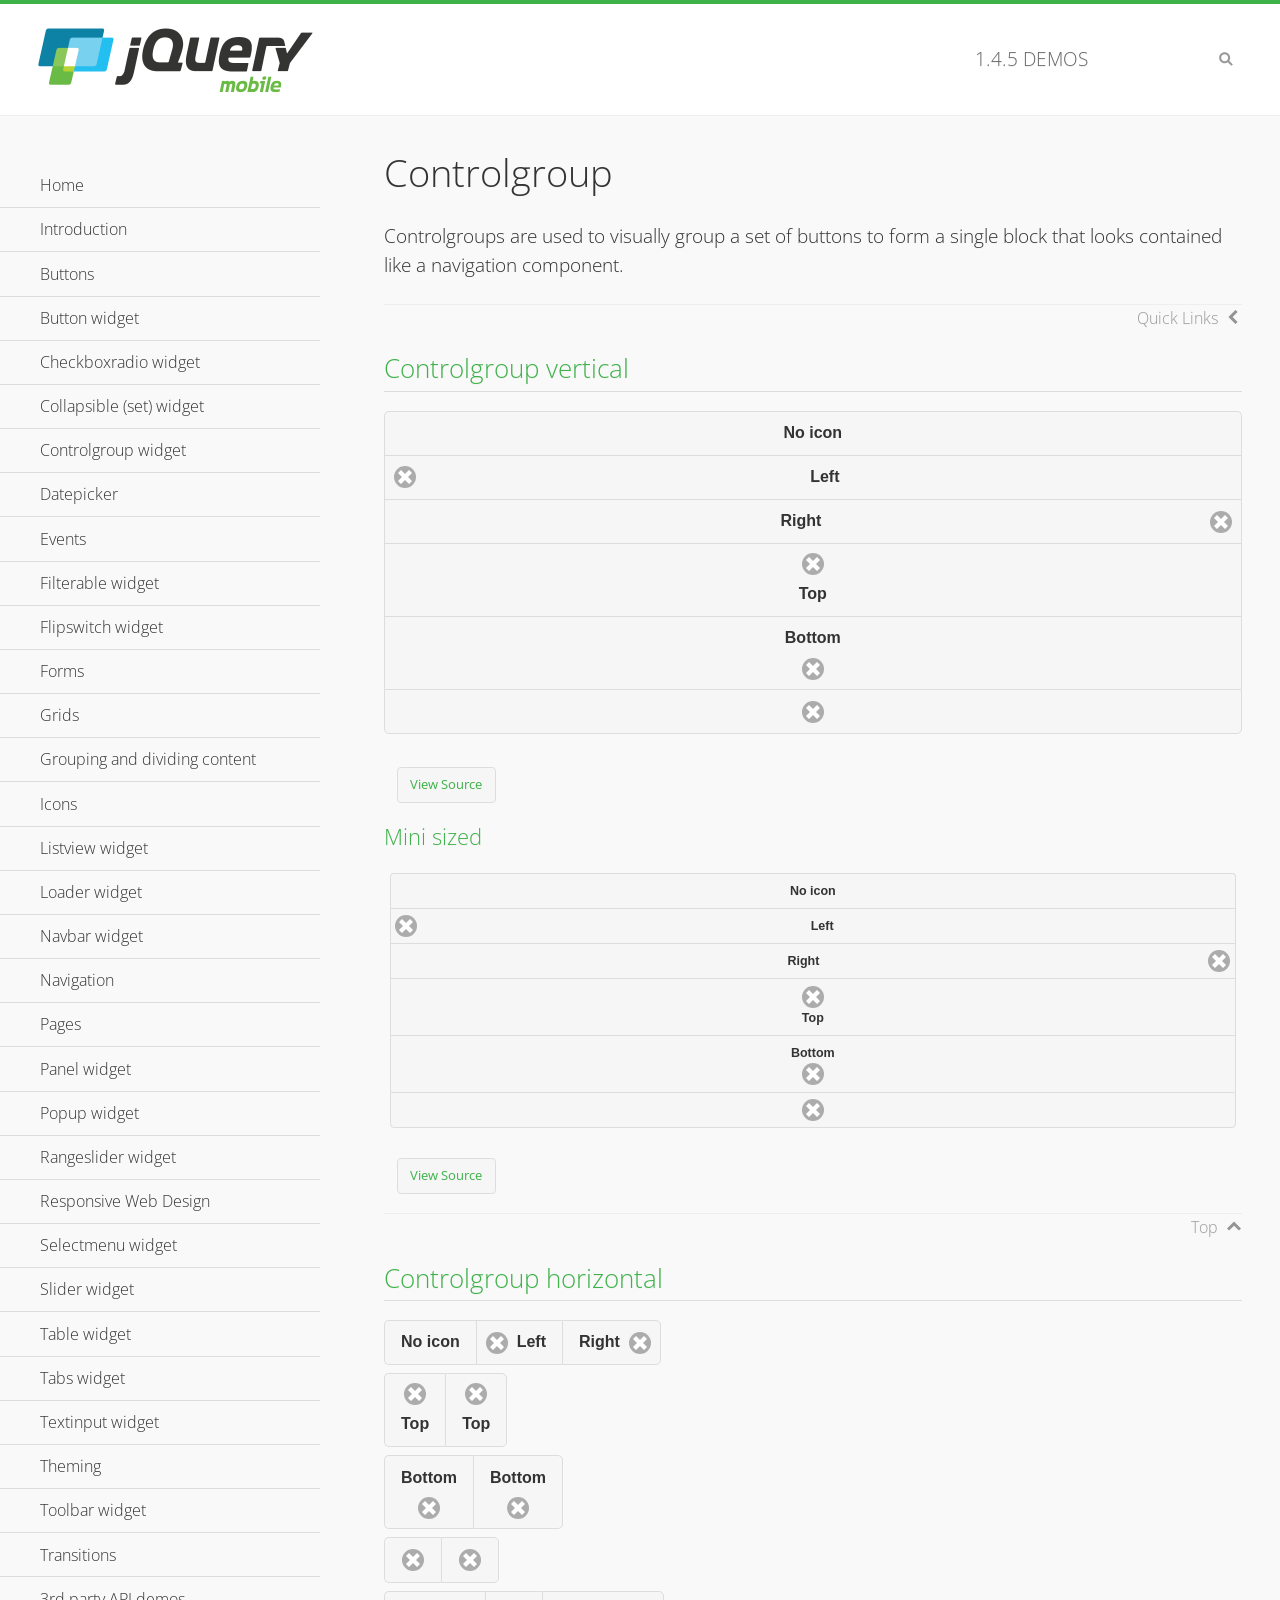
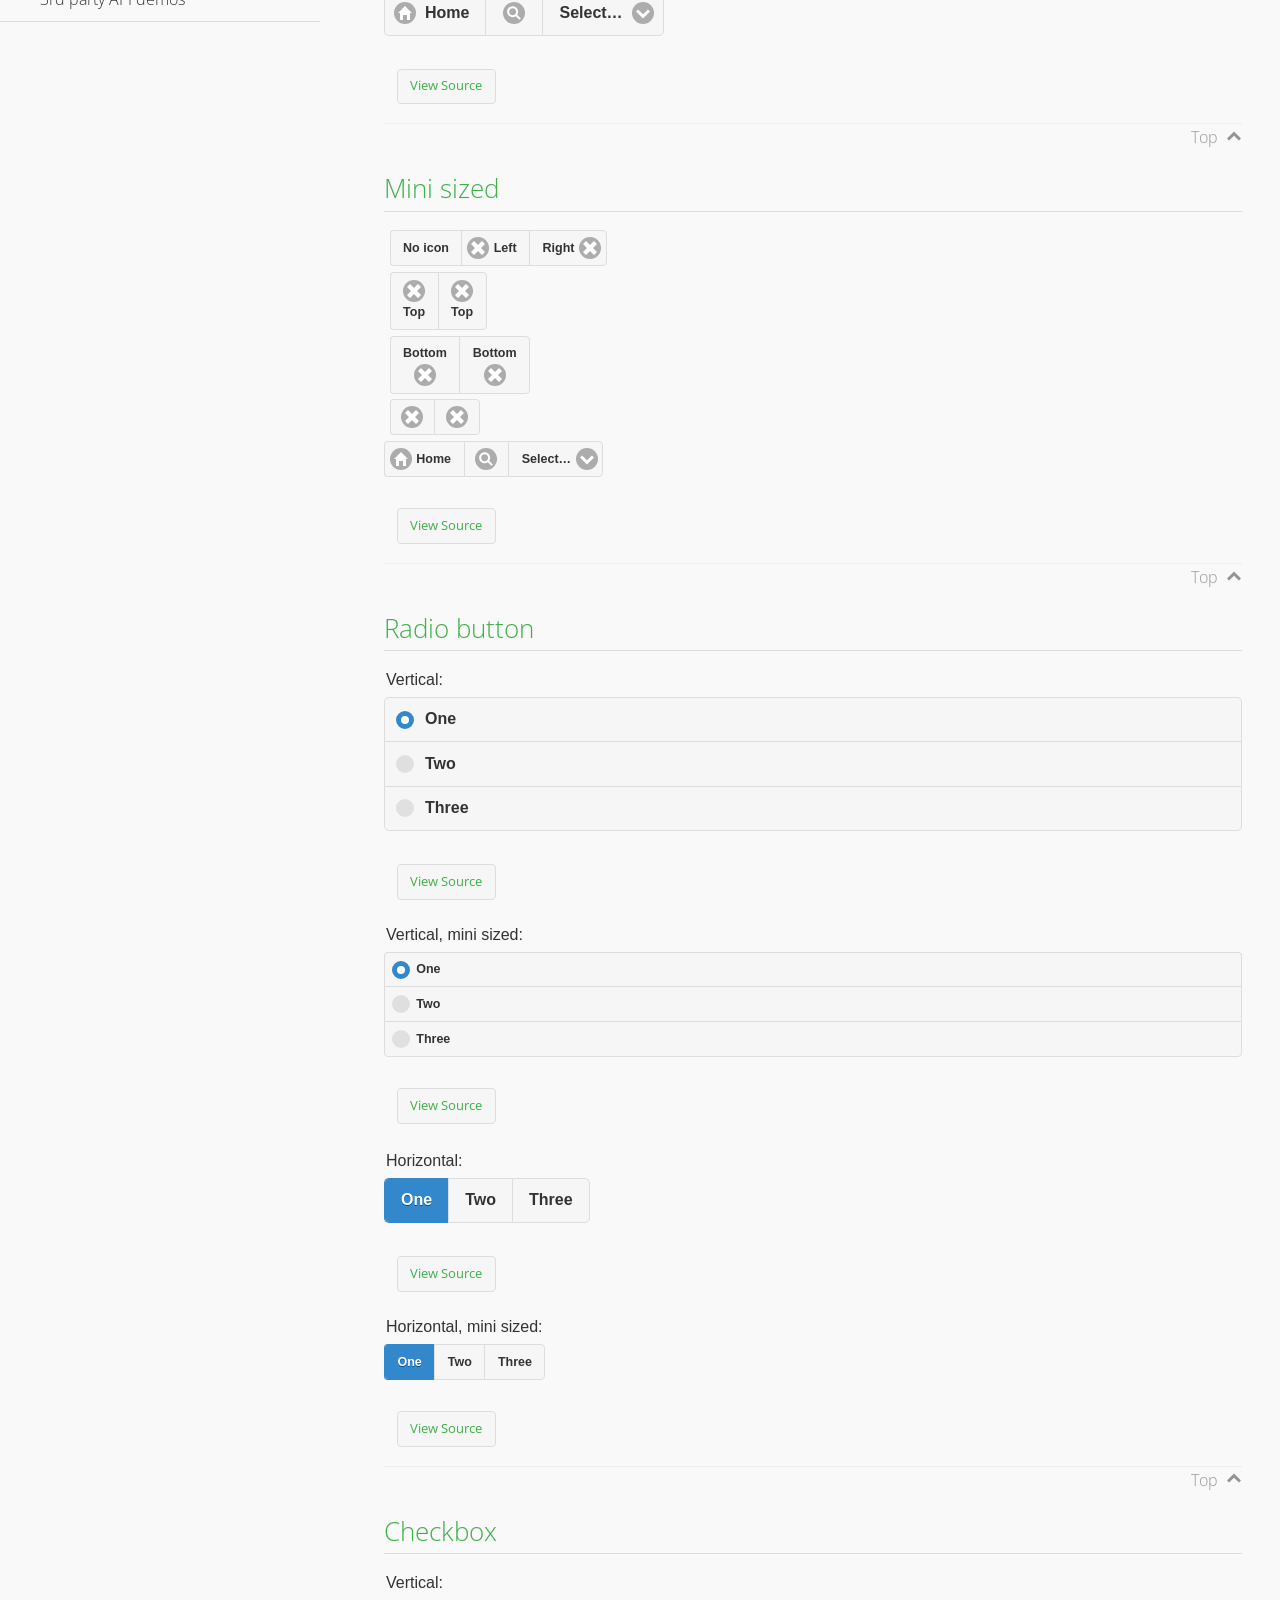
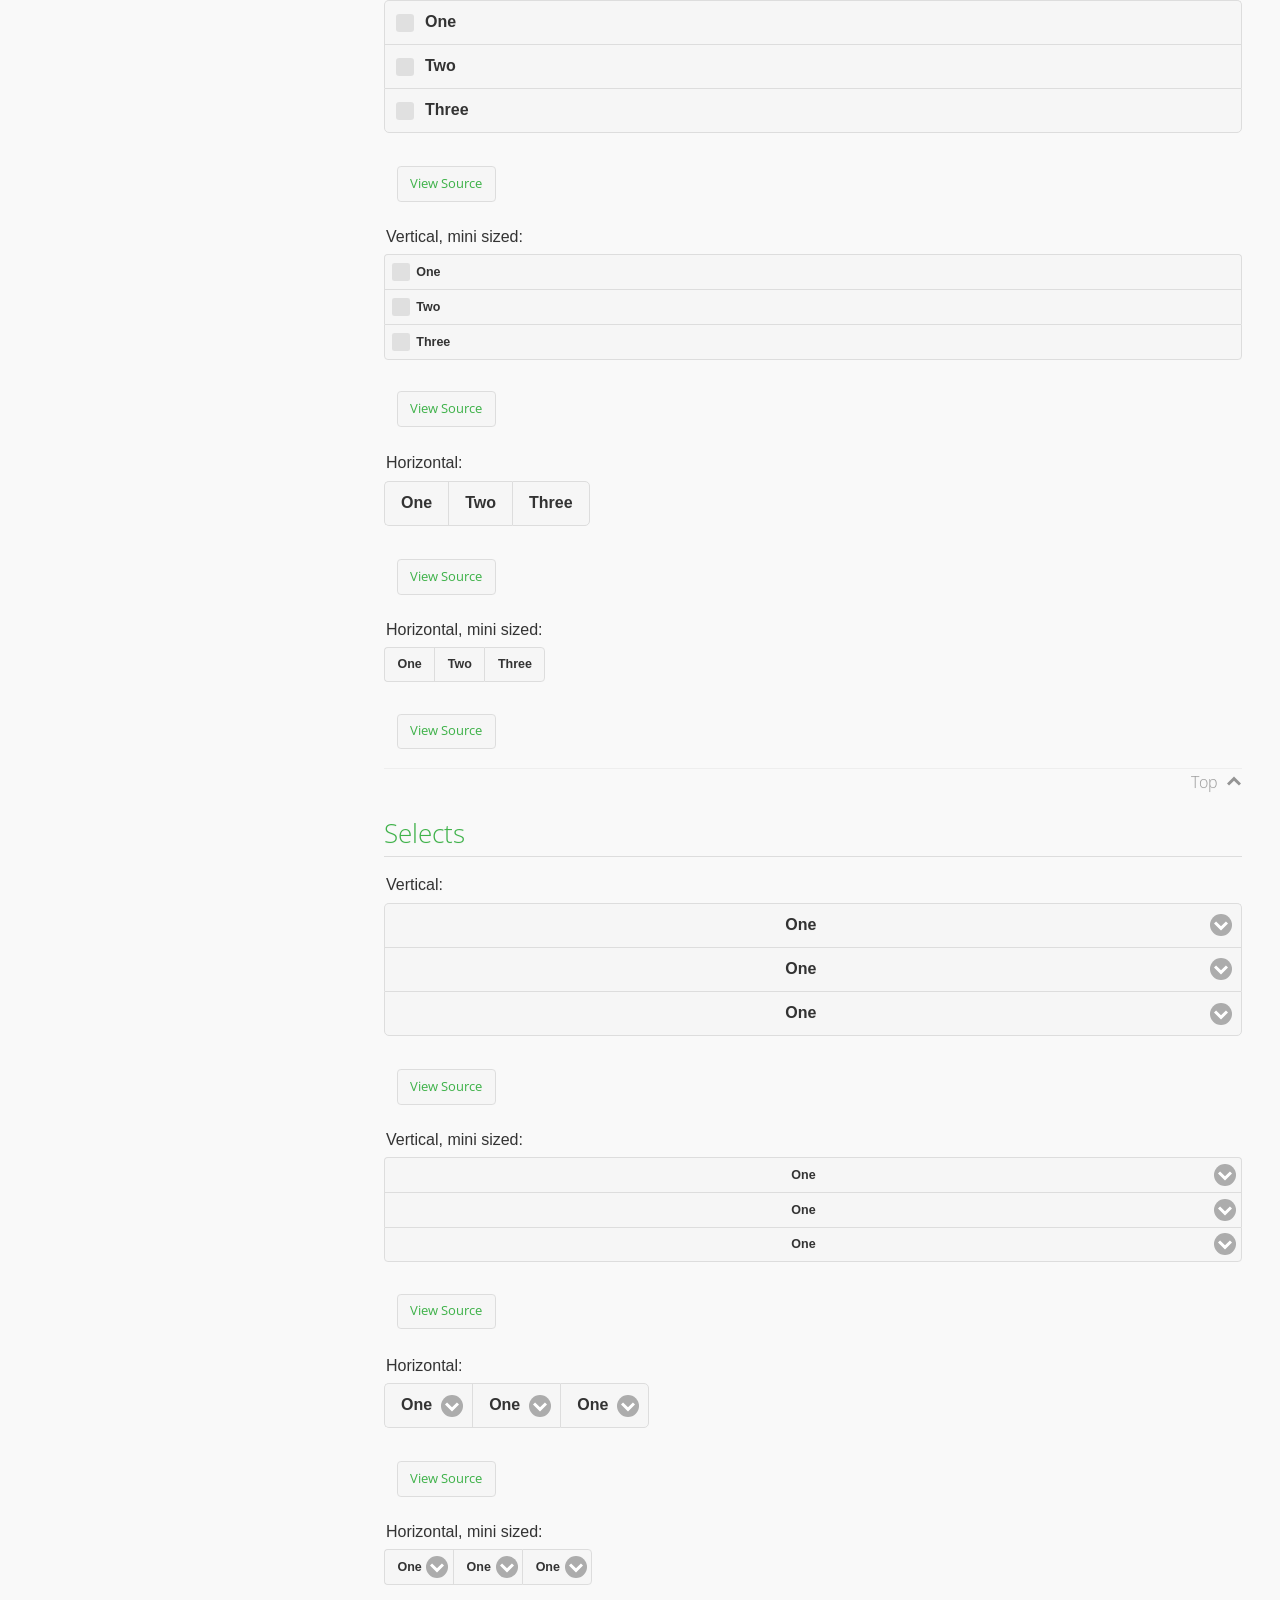
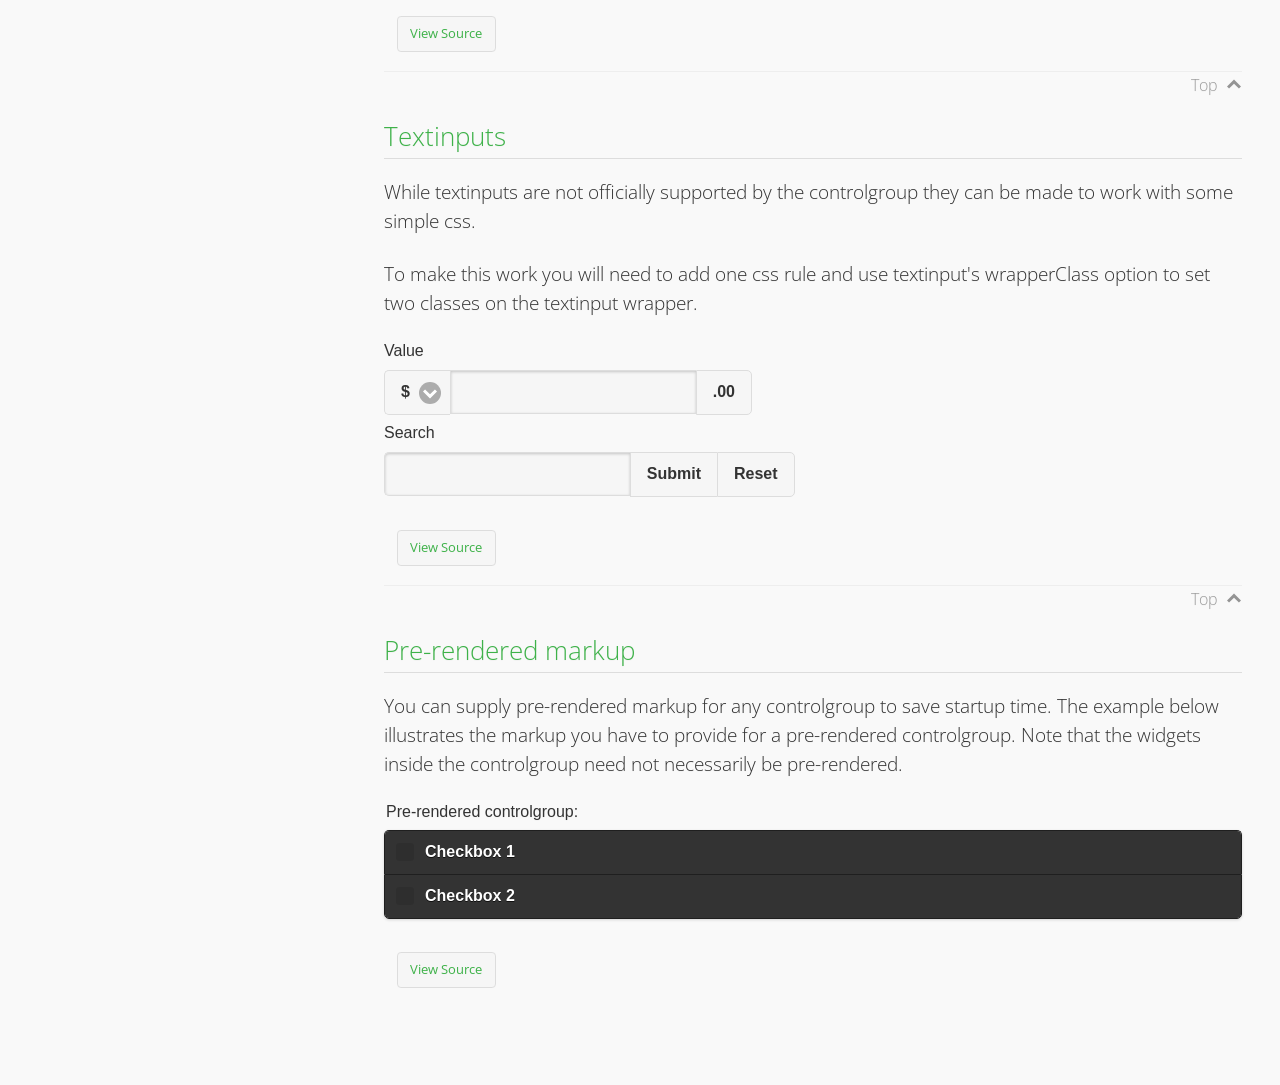
<file: _phonegap/www/js/libs/jquery-mobile/demos/controlgroup/index.html>
<!DOCTYPE html>
<html>
<head>
	<meta charset="utf-8">
	<meta name="viewport" content="width=device-width, initial-scale=1">
	<title>Controlgroup - jQuery Mobile Demos</title>
	    <link rel="stylesheet" href="../css/themes/default/jquery.mobile-1.4.5.min.css">
	    <link rel="stylesheet" href="../_assets/css/jqm-demos.css">
	    <link rel="shortcut icon" href="../favicon.ico">
	    <link rel="stylesheet" href="http://fonts.googleapis.com/css?family=Open+Sans:300,400,700">
	    <script src="../js/jquery.js"></script>
	    <script src="../_assets/js/index.js"></script>
	    <script src="../js/jquery.mobile-1.4.5.min.js"></script>
	    <style>
	        #demo-borders .ui-collapsible .ui-collapsible-heading .ui-btn { border-top-width: 1px !important; }
	    </style>
	    <style id="textinput-controlgroup">
			.controlgroup-textinput{
				padding-top:.22em;
				padding-bottom:.22em;
			}
	    </style>
	</head>
	<body>
	<div data-role="page" class="jqm-demos" data-quicklinks="true">

	    <div data-role="header" class="jqm-header">
			<h2><a href="../" title="jQuery Mobile Demos home"><img src="../_assets/img/jquery-logo.png" alt="jQuery Mobile"></a></h2>
		<p><span class="jqm-version"></span> Demos</p>
	        <a href="#" class="jqm-navmenu-link ui-btn ui-btn-icon-notext ui-corner-all ui-icon-bars ui-nodisc-icon ui-alt-icon ui-btn-left">Menu</a>
	        <a href="#" class="jqm-search-link ui-btn ui-btn-icon-notext ui-corner-all ui-icon-search ui-nodisc-icon ui-alt-icon ui-btn-right">Search</a>
		    </div><!-- /header -->

	    <div role="main" class="ui-content jqm-content">

        <h1>Controlgroup</h1>

        <p>Controlgroups are used to visually group a set of buttons to form a single block that looks contained like a navigation component.
        </p>

		<h2>Controlgroup vertical</h2>

			<div data-demo-html="true">
				<div data-role="controlgroup">
					<a href="#" class="ui-btn ui-corner-all">No icon</a>
					<a href="#" class="ui-btn ui-corner-all ui-icon-delete ui-btn-icon-left">Left</a>
					<a href="#" class="ui-btn ui-corner-all ui-icon-delete ui-btn-icon-right">Right</a>
					<a href="#" class="ui-btn ui-corner-all ui-icon-delete ui-btn-icon-top">Top</a>
					<a href="#" class="ui-btn ui-corner-all ui-icon-delete ui-btn-icon-bottom">Bottom</a>
					<a href="#" class="ui-btn ui-corner-all ui-icon-delete ui-btn-icon-notext">Icon only</a>
				</div>
			</div><!--/demo-html -->

			<h3>Mini sized</h3>

			<div data-demo-html="true">
				<div data-role="controlgroup" data-mini="true">
					<a href="#" class="ui-btn ui-corner-all">No icon</a>
					<a href="#" class="ui-btn ui-corner-all ui-icon-delete ui-btn-icon-left">Left</a>
					<a href="#" class="ui-btn ui-corner-all ui-icon-delete ui-btn-icon-right">Right</a>
					<a href="#" class="ui-btn ui-corner-all ui-icon-delete ui-btn-icon-top">Top</a>
					<a href="#" class="ui-btn ui-corner-all ui-icon-delete ui-btn-icon-bottom">Bottom</a>
					<a href="#" class="ui-btn ui-corner-all ui-icon-delete ui-btn-icon-notext">Icon only</a>
				</div>
			</div><!--/demo-html -->

		<h2>Controlgroup horizontal</h2>

			<div data-demo-html="true">
				<div data-role="controlgroup" data-type="horizontal">
					<a href="#" class="ui-btn ui-corner-all">No icon</a>
					<a href="#" class="ui-btn ui-corner-all ui-icon-delete ui-btn-icon-left">Left</a>
					<a href="#" class="ui-btn ui-corner-all ui-icon-delete ui-btn-icon-right">Right</a>
				</div>
				<div data-role="controlgroup" data-type="horizontal">
					<a href="#" class="ui-btn ui-corner-all ui-icon-delete ui-btn-icon-top">Top</a>
					<a href="#" class="ui-btn ui-corner-all ui-icon-delete ui-btn-icon-top">Top</a>
				</div>
				<div data-role="controlgroup" data-type="horizontal">
					<a href="#" class="ui-btn ui-corner-all ui-icon-delete ui-btn-icon-bottom">Bottom</a>
					<a href="#" class="ui-btn ui-corner-all ui-icon-delete ui-btn-icon-bottom">Bottom</a>
				</div>
				<div data-role="controlgroup" data-type="horizontal">
					<a href="#" class="ui-btn ui-corner-all ui-icon-delete ui-btn-icon-notext">Icon only</a>
					<a href="#" class="ui-btn ui-corner-all ui-icon-delete ui-btn-icon-notext">Icon only</a>
				</div>
				<form>
					<fieldset data-role="controlgroup" data-type="horizontal">
						<button data-icon="home">Home</button>
						<button data-icon="search" data-iconpos="notext">Search</button>
						<label for="select-more-1a" class="ui-hidden-accessible">More</label>
						<select name="select-more-1a" id="select-more-1a">
							<option value="">Select&hellip;</option>
							<option value="#">One</option>
							<option value="#">Two</option>
							<option value="#">Three</option>
						</select>
					</fieldset>
				</form>
			</div><!--/demo-html -->

		<h2>Mini sized</h2>

			<div data-demo-html="true">
				<div data-role="controlgroup" data-type="horizontal" data-mini="true">
					<a href="#" class="ui-btn ui-corner-all">No icon</a>
					<a href="#" class="ui-btn ui-corner-all ui-icon-delete ui-btn-icon-left">Left</a>
					<a href="#" class="ui-btn ui-corner-all ui-icon-delete ui-btn-icon-right">Right</a>
				</div>
				<div data-role="controlgroup" data-type="horizontal" data-mini="true">
					<a href="#" class="ui-btn ui-corner-all ui-icon-delete ui-btn-icon-top">Top</a>
					<a href="#" class="ui-btn ui-corner-all ui-icon-delete ui-btn-icon-top">Top</a>
				</div>
				<div data-role="controlgroup" data-type="horizontal" data-mini="true">
					<a href="#" class="ui-btn ui-corner-all ui-icon-delete ui-btn-icon-bottom">Bottom</a>
					<a href="#" class="ui-btn ui-corner-all ui-icon-delete ui-btn-icon-bottom">Bottom</a>
				</div>
				<div data-role="controlgroup" data-type="horizontal" data-mini="true">
					<a href="#" class="ui-btn ui-corner-all ui-icon-delete ui-btn-icon-notext">Icon only</a>
					<a href="#" class="ui-btn ui-corner-all ui-icon-delete ui-btn-icon-notext">Icon only</a>
				</div>
				<form>
					<fieldset data-role="controlgroup" data-type="horizontal" data-mini="true">
						<button data-icon="home">Home</button>
						<button data-icon="search" data-iconpos="notext">Search</button>
						<label for="select-more-2a" class="ui-hidden-accessible">More</label>
						<select name="select-more-2a" id="select-more-2a">
							<option value="">Select&hellip;</option>
							<option value="#">One</option>
							<option value="#">Two</option>
							<option value="#">Three</option>
						</select>
					</fieldset>
				</form>
			</div><!--/demo-html -->

			<h2>Radio button</h2>

				<div data-demo-html="true">
					<form>
					<fieldset data-role="controlgroup">
						<legend>Vertical:</legend>
						<input type="radio" name="radio-choice-v-2" id="radio-choice-v-2a" value="on" checked="checked">
						<label for="radio-choice-v-2a">One</label>
						<input type="radio" name="radio-choice-v-2" id="radio-choice-v-2b" value="off">
						<label for="radio-choice-v-2b">Two</label>
						<input type="radio" name="radio-choice-v-2" id="radio-choice-v-2c" value="other">
						<label for="radio-choice-v-2c">Three</label>
					</fieldset>
					</form>
				</div><!--/demo-html -->

				<div data-demo-html="true">
					<form>
					<fieldset data-role="controlgroup" data-mini="true">
						<legend>Vertical, mini sized:</legend>
						<input type="radio" name="radio-choice-v-6" id="radio-choice-v-6a" value="on" checked="checked">
						<label for="radio-choice-v-6a">One</label>
						<input type="radio" name="radio-choice-v-6" id="radio-choice-v-6b" value="off">
						<label for="radio-choice-v-6b">Two</label>
						<input type="radio" name="radio-choice-v-6" id="radio-choice-v-6c" value="other">
						<label for="radio-choice-v-6c">Three</label>
					</fieldset>
					</form>
				</div><!--/demo-html -->

				<div data-demo-html="true">
					<form>
					<fieldset data-role="controlgroup" data-type="horizontal">
						<legend>Horizontal:</legend>
						<input type="radio" name="radio-choice-h-2" id="radio-choice-h-2a" value="on" checked="checked">
						<label for="radio-choice-h-2a">One</label>
						<input type="radio" name="radio-choice-h-2" id="radio-choice-h-2b" value="off">
						<label for="radio-choice-h-2b">Two</label>
						<input type="radio" name="radio-choice-h-2" id="radio-choice-h-2c" value="other">
						<label for="radio-choice-h-2c">Three</label>
					</fieldset>
					</form>
				</div><!--/demo-html -->

				<div data-demo-html="true">
					<form>
					<fieldset data-role="controlgroup" data-type="horizontal" data-mini="true">
						<legend>Horizontal, mini sized:</legend>
						<input type="radio" name="radio-choice-h-6" id="radio-choice-h-6a" value="on" checked="checked">
						<label for="radio-choice-h-6a">One</label>
						<input type="radio" name="radio-choice-h-6" id="radio-choice-h-6b" value="off">
						<label for="radio-choice-h-6b">Two</label>
						<input type="radio" name="radio-choice-h-6" id="radio-choice-h-6c" value="other">
						<label for="radio-choice-h-6c">Three</label>
					</fieldset>
					</form>
				</div><!--/demo-html -->

			<h2>Checkbox</h2>

				<div data-demo-html="true">
					<form>
					<fieldset data-role="controlgroup">
						<legend>Vertical:</legend>
						<input type="checkbox" name="checkbox-v-2a" id="checkbox-v-2a">
						<label for="checkbox-v-2a">One</label>
						<input type="checkbox" name="checkbox-v-2b" id="checkbox-v-2b">
						<label for="checkbox-v-2b">Two</label>
						<input type="checkbox" name="checkbox-v-2c" id="checkbox-v-2c">
						<label for="checkbox-v-2c">Three</label>
					</fieldset>
					</form>
				</div><!--/demo-html -->

				<div data-demo-html="true">
					<form>
					<fieldset data-role="controlgroup" data-mini="true">
						<legend>Vertical, mini sized:</legend>
						<input type="checkbox" name="checkbox-v-6a" id="checkbox-v-6a">
						<label for="checkbox-v-6a">One</label>
						<input type="checkbox" name="checkbox-v-6b" id="checkbox-v-6b">
						<label for="checkbox-v-6b">Two</label>
						<input type="checkbox" name="checkbox-v-6c" id="checkbox-v-6c">
						<label for="checkbox-v-6c">Three</label>
					</fieldset>
					</form>
				</div><!--/demo-html -->

				<div data-demo-html="true">
					<form>
					<fieldset data-role="controlgroup" data-type="horizontal">
						<legend>Horizontal:</legend>
						<input type="checkbox" name="checkbox-h-2a" id="checkbox-h-2a">
						<label for="checkbox-h-2a">One</label>
						<input type="checkbox" name="checkbox-h-2b" id="checkbox-h-2b">
						<label for="checkbox-h-2b">Two</label>
						<input type="checkbox" name="checkbox-h-2c" id="checkbox-h-2c">
						<label for="checkbox-h-2c">Three</label>
					</fieldset>
					</form>
				</div><!--/demo-html -->

				<div data-demo-html="true">
					<form>
					<fieldset data-role="controlgroup" data-type="horizontal" data-mini="true">
						<legend>Horizontal, mini sized:</legend>
						<input type="checkbox" name="checkbox-h-6a" id="checkbox-h-6a">
						<label for="checkbox-h-6a">One</label>
						<input type="checkbox" name="checkbox-h-6b" id="checkbox-h-6b">
						<label for="checkbox-h-6b">Two</label>
						<input type="checkbox" name="checkbox-h-6c" id="checkbox-h-6c">
						<label for="checkbox-h-6c">Three</label>
					</fieldset>
					</form>
				</div><!--/demo-html -->

			<h2>Selects</h2>

				<div data-demo-html="true">
					<form>
					<fieldset data-role="controlgroup">
						<legend>Vertical:</legend>
						<label for="select-v-2a">Select A</label>
						<select name="select-v-2a" id="select-v-2a">
							<option value="#">One</option>
							<option value="#">Two</option>
							<option value="#">Three</option>
						</select>
						<label for="select-v-2b">Select B</label>
						<select name="select-v-2b" id="select-v-2b">
							<option value="#">One</option>
							<option value="#">Two</option>
							<option value="#">Three</option>
						</select>
						<label for="select-v-2c">Select C</label>
						<select name="select-v-2c" id="select-v-2c">
							<option value="#">One</option>
							<option value="#">Two</option>
							<option value="#">Three</option>
						</select>
					</fieldset>
					</form>
				</div><!--/demo-html -->

				<div data-demo-html="true">
					<form>
					<fieldset data-role="controlgroup" data-mini="true">
						<legend>Vertical, mini sized:</legend>
						<label for="select-v-6a">Select A</label>
						<select name="select-v-6a" id="select-v-6a">
							<option value="#">One</option>
							<option value="#">Two</option>
							<option value="#">Three</option>
						</select>
						<label for="select-v-6b">Select B</label>
						<select name="select-v-6b" id="select-v-6b">
							<option value="#">One</option>
							<option value="#">Two</option>
							<option value="#">Three</option>
						</select>
						<label for="select-v-6c">Select C</label>
						<select name="select-v-6c" id="select-v-6c">
							<option value="#">One</option>
							<option value="#">Two</option>
							<option value="#">Three</option>
						</select>
					</fieldset>
					</form>
				</div><!--/demo-html -->

				<div data-demo-html="true">
					<form>
					<fieldset data-role="controlgroup" data-type="horizontal">
						<legend>Horizontal:</legend>
						<label for="select-h-2a">Select A</label>
						<select name="select-h-2a" id="select-h-2a">
							<option value="#">One</option>
							<option value="#">Two</option>
							<option value="#">Three</option>
						</select>
						<label for="select-h-2b">Select B</label>
						<select name="select-h-2b" id="select-h-2b">
							<option value="#">One</option>
							<option value="#">Two</option>
							<option value="#">Three</option>
						</select>
						<label for="select-h-2c">Select C</label>
						<select name="select-h-2c" id="select-h-2c">
							<option value="#">One</option>
							<option value="#">Two</option>
							<option value="#">Three</option>
						</select>
					</fieldset>
					</form>
				</div><!--/demo-html -->

				<div data-demo-html="true">
					<form>
					<fieldset data-role="controlgroup" data-type="horizontal" data-mini="true">
						<legend>Horizontal, mini sized:</legend>
						<label for="select-h-6a">Select A</label>
						<select name="select-h-6a" id="select-h-6a">
							<option value="#">One</option>
							<option value="#">Two</option>
							<option value="#">Three</option>
						</select>
						<label for="select-h-6b">Select B</label>
						<select name="select-h-6b" id="select-h-6b">
							<option value="#">One</option>
							<option value="#">Two</option>
							<option value="#">Three</option>
						</select>
						<label for="select-h-6c">Select C</label>
						<select name="select-h-6c" id="select-h-6c">
							<option value="#">One</option>
							<option value="#">Two</option>
							<option value="#">Three</option>
						</select>
					</fieldset>
					</form>
				</div><!--/demo-html -->

				<h2>Textinputs</h2>
				<p>While textinputs are not officially supported by the controlgroup they can be made to work with some simple css.</p>
				<p>To make this work you will need to add one css rule and use textinput's wrapperClass option to set two classes on the textinput wrapper.</p>
				<div data-demo-html="true" data-demo-css="#textinput-controlgroup">
					<label for="currency-controlgroup">Value</label>
					<div data-role="controlgroup" data-type="horizontal">
						<select>
							<option>$</option>
							<option>€</option>
							<option>£</option>
							<option>¥</option>
							<option>₩</option>
							<option>₹</option>
						</select>
						<input id="currency-controlgroup" type="text" data-wrapper-class="controlgroup-textinput ui-btn">
						<button>.00</button>
					</div>
					<label for="search-control-group">Search</label>
					<div data-role="controlgroup" data-type="horizontal">
						<input type="text" id="search-control-group" data-wrapper-class="controlgroup-textinput ui-btn">
						<button>Submit</button>
						<button>Reset</button>
					</div>
				</div>

		<h2>Pre-rendered markup</h2>
		<p>You can supply pre-rendered markup for any controlgroup to save startup time. The example below illustrates the markup you have to provide for a pre-rendered controlgroup. Note that the widgets inside the controlgroup need not necessarily be pre-rendered.</p>
		<div data-demo-html="true">
			<div data-role="controlgroup" data-enhanced="true" class="ui-controlgroup ui-controlgroup-vertical ui-group-theme-b ui-corner-all">
				<div role="heading" class="ui-controlgroup-label">
					<legend>Pre-rendered controlgroup:</legend>
				</div>
				<div class="ui-controlgroup-controls ui-shadow">
					<label for="pre-rendered-cb-1" class="ui-first-child">Checkbox 1</label>
					<input type="checkbox" id="pre-rendered-cb-1" name="pre-rendered-cb-1" value="1">
					<label for="pre-rendered-cb-2" class="ui-last-child">Checkbox 2</label>
					<input type="checkbox" id="pre-rendered-cb-2" name="pre-rendered-cb-2" value="2">
				</div>
			</div>
		</div>

	</div><!-- /content -->
	    <div data-role="panel" class="jqm-navmenu-panel" data-position="left" data-display="overlay" data-theme="a">
	    	<ul class="jqm-list ui-alt-icon ui-nodisc-icon">
<li data-filtertext="demos homepage" data-icon="home"><a href=".././">Home</a></li>
<li data-filtertext="introduction overview getting started"><a href="../intro/" data-ajax="false">Introduction</a></li>
<li data-filtertext="buttons button markup buttonmarkup method anchor link button element"><a href="../button-markup/" data-ajax="false">Buttons</a></li>
<li data-filtertext="form button widget input button submit reset"><a href="../button/" data-ajax="false">Button widget</a></li>
<li data-role="collapsible" data-enhanced="true" data-collapsed-icon="carat-d" data-expanded-icon="carat-u" data-iconpos="right" data-inset="false" class="ui-collapsible ui-collapsible-themed-content ui-collapsible-collapsed">
	<h3 class="ui-collapsible-heading ui-collapsible-heading-collapsed">
		<a href="#" class="ui-collapsible-heading-toggle ui-btn ui-btn-icon-right ui-btn-inherit ui-icon-carat-d">
		    Checkboxradio widget<span class="ui-collapsible-heading-status"> click to expand contents</span>
		</a>
	</h3>
	<div class="ui-collapsible-content ui-body-inherit ui-collapsible-content-collapsed" aria-hidden="true">
		<ul>
			<li data-filtertext="form checkboxradio widget checkbox input checkboxes controlgroups"><a href="../checkboxradio-checkbox/" data-ajax="false">Checkboxes</a></li>
			<li data-filtertext="form checkboxradio widget radio input radio buttons controlgroups"><a href="../checkboxradio-radio/" data-ajax="false">Radio buttons</a></li>
		</ul>
	</div>
</li>
<li data-role="collapsible" data-enhanced="true" data-collapsed-icon="carat-d" data-expanded-icon="carat-u" data-iconpos="right" data-inset="false" class="ui-collapsible ui-collapsible-themed-content ui-collapsible-collapsed">
	<h3 class="ui-collapsible-heading ui-collapsible-heading-collapsed">
		<a href="#" class="ui-collapsible-heading-toggle ui-btn ui-btn-icon-right ui-btn-inherit ui-icon-carat-d">
			Collapsible (set) widget<span class="ui-collapsible-heading-status"> click to expand contents</span>
		</a>
	</h3>
	<div class="ui-collapsible-content ui-body-inherit ui-collapsible-content-collapsed" aria-hidden="true">
		<ul>
			<li data-filtertext="collapsibles content formatting"><a href="../collapsible/" data-ajax="false">Collapsible</a></li>
			<li data-filtertext="dynamic collapsible set accordion append expand"><a href="../collapsible-dynamic/" data-ajax="false">Dynamic collapsibles</a></li>
			<li data-filtertext="accordions collapsible set widget content formatting grouped collapsibles"><a href="../collapsibleset/" data-ajax="false">Collapsible set</a></li>
		</ul>
	</div>
</li>
<li data-role="collapsible" data-enhanced="true" data-collapsed-icon="carat-d" data-expanded-icon="carat-u" data-iconpos="right" data-inset="false" class="ui-collapsible ui-collapsible-themed-content ui-collapsible-collapsed">
	<h3 class="ui-collapsible-heading ui-collapsible-heading-collapsed">
		<a href="#" class="ui-collapsible-heading-toggle ui-btn ui-btn-icon-right ui-btn-inherit ui-icon-carat-d">
			Controlgroup widget<span class="ui-collapsible-heading-status"> click to expand contents</span>
		</a>
	</h3>
	<div class="ui-collapsible-content ui-body-inherit ui-collapsible-content-collapsed" aria-hidden="true">
		<ul>
			<li data-filtertext="controlgroups selectmenu checkboxradio input grouped buttons horizontal vertical"><a href="../controlgroup/" data-ajax="false">Controlgroup</a></li>
			<li data-filtertext="dynamic controlgroup dynamically add buttons"><a href="../controlgroup-dynamic/" data-ajax="false">Dynamic controlgroups</a></li>
		</ul>
	</div>
</li>
<li data-filtertext="form datepicker widget date input"><a href="../datepicker/" data-ajax="false">Datepicker</a></li>
<li data-role="collapsible" data-enhanced="true" data-collapsed-icon="carat-d" data-expanded-icon="carat-u" data-iconpos="right" data-inset="false" class="ui-collapsible ui-collapsible-themed-content ui-collapsible-collapsed">
	<h3 class="ui-collapsible-heading ui-collapsible-heading-collapsed">
		<a href="#" class="ui-collapsible-heading-toggle ui-btn ui-btn-icon-right ui-btn-inherit ui-icon-carat-d">
			Events<span class="ui-collapsible-heading-status"> click to expand contents</span>
		</a>
	</h3>
	<div class="ui-collapsible-content ui-body-inherit ui-collapsible-content-collapsed" aria-hidden="true">
		<ul>
			<li data-filtertext="swipe to delete list items listviews swipe events"><a href="../swipe-list/" data-ajax="false">Swipe list items</a></li>
			<li data-filtertext="swipe to navigate swipe page navigation swipe events"><a href="../swipe-page/" data-ajax="false">Swipe page navigation</a></li>
		</ul>
	</div>
</li>
<li data-filtertext="filterable filter elements sorting searching listview table"><a href="../filterable/" data-ajax="false">Filterable widget</a></li>
<li data-filtertext="form flipswitch widget flip toggle switch binary select checkbox input"><a href="../flipswitch/" data-ajax="false">Flipswitch widget</a></li>
<li data-role="collapsible" data-enhanced="true" data-collapsed-icon="carat-d" data-expanded-icon="carat-u" data-iconpos="right" data-inset="false" class="ui-collapsible ui-collapsible-themed-content ui-collapsible-collapsed">
	<h3 class="ui-collapsible-heading ui-collapsible-heading-collapsed">
		<a href="#" class="ui-collapsible-heading-toggle ui-btn ui-btn-icon-right ui-btn-inherit ui-icon-carat-d">
			Forms<span class="ui-collapsible-heading-status"> click to expand contents</span>
		</a>
	</h3>
	<div class="ui-collapsible-content ui-body-inherit ui-collapsible-content-collapsed" aria-hidden="true">
		<ul>
			<li data-filtertext="forms text checkbox radio range button submit reset inputs selects textarea slider flipswitch label form elements"><a href="../forms/" data-ajax="false">Forms</a></li>
			<li data-filtertext="form hide labels hidden accessible ui-hidden-accessible forms"><a href="../forms-label-hidden-accessible/" data-ajax="false">Hide labels</a></li>
			<li data-filtertext="form field containers fieldcontain ui-field-contain forms"><a href="../forms-field-contain/" data-ajax="false">Field containers</a></li>
			<li data-filtertext="forms disabled form elements"><a href="../forms-disabled/" data-ajax="false">Forms disabled</a></li>
			<li data-filtertext="forms gallery examples overview forms text checkbox radio range button submit reset inputs selects textarea slider flipswitch label form elements"><a href="../forms-gallery/" data-ajax="false">Forms gallery</a></li>
		</ul>
	</div>
</li>
<li data-role="collapsible" data-enhanced="true" data-collapsed-icon="carat-d" data-expanded-icon="carat-u" data-iconpos="right" data-inset="false" class="ui-collapsible ui-collapsible-themed-content ui-collapsible-collapsed">
	<h3 class="ui-collapsible-heading ui-collapsible-heading-collapsed">
		<a href="#" class="ui-collapsible-heading-toggle ui-btn ui-btn-icon-right ui-btn-inherit ui-icon-carat-d">
			Grids<span class="ui-collapsible-heading-status"> click to expand contents</span>
		</a>
	</h3>
	<div class="ui-collapsible-content ui-body-inherit ui-collapsible-content-collapsed" aria-hidden="true">
		<ul>
			<li data-filtertext="grids columns blocks content formatting rwd responsive css framework"><a href="../grids/" data-ajax="false">Grids</a></li>
			<li data-filtertext="buttons in grids css framework"><a href="../grids-buttons/" data-ajax="false">Buttons in grids</a></li>
			<li data-filtertext="custom responsive grids rwd css framework"><a href="../grids-custom-responsive/" data-ajax="false">Custom responsive grids</a></li>
		</ul>
	</div>
</li>
<li data-filtertext="blocks content formatting sections heading"><a href="../body-bar-classes/" data-ajax="false">Grouping and dividing content</a></li>
<li data-role="collapsible" data-enhanced="true" data-collapsed-icon="carat-d" data-expanded-icon="carat-u" data-iconpos="right" data-inset="false" class="ui-collapsible ui-collapsible-themed-content ui-collapsible-collapsed">
	<h3 class="ui-collapsible-heading ui-collapsible-heading-collapsed">
		<a href="#" class="ui-collapsible-heading-toggle ui-btn ui-btn-icon-right ui-btn-inherit ui-icon-carat-d">
			Icons<span class="ui-collapsible-heading-status"> click to expand contents</span>
		</a>
	</h3>
	<div class="ui-collapsible-content ui-body-inherit ui-collapsible-content-collapsed" aria-hidden="true">
		<ul>
			<li data-filtertext="button icons svg disc alt custom icon position"><a href="../icons/" data-ajax="false">Icons</a></li>
			<li data-filtertext=""><a href="../icons-grunticon/" data-ajax="false">Grunticon loader</a></li>
		</ul>
	</div>
</li>
<li data-role="collapsible" data-enhanced="true" data-collapsed-icon="carat-d" data-expanded-icon="carat-u" data-iconpos="right" data-inset="false" class="ui-collapsible ui-collapsible-themed-content ui-collapsible-collapsed">
	<h3 class="ui-collapsible-heading ui-collapsible-heading-collapsed">
		<a href="#" class="ui-collapsible-heading-toggle ui-btn ui-btn-icon-right ui-btn-inherit ui-icon-carat-d">
			Listview widget<span class="ui-collapsible-heading-status"> click to expand contents</span>
		</a>
	</h3>
	<div class="ui-collapsible-content ui-body-inherit ui-collapsible-content-collapsed" aria-hidden="true">
		<ul>
			<li data-filtertext="listview widget thumbnails icons nested split button collapsible ul ol"><a href="../listview/" data-ajax="false">Listview</a></li>
			<li data-filtertext="autocomplete filterable reveal listview filtertextbeforefilter placeholder"><a href="../listview-autocomplete/" data-ajax="false">Listview autocomplete</a></li>
			<li data-filtertext="autocomplete filterable reveal listview remote data filtertextbeforefilter placeholder"><a href="../listview-autocomplete-remote/" data-ajax="false">Listview autocomplete remote data</a></li>
			<li data-filtertext="autodividers anchor jump scroll linkbars listview lists ul ol"><a href="../listview-autodividers-linkbar/" data-ajax="false">Listview autodividers linkbar</a></li>
			<li data-filtertext="listview autodividers selector autodividersselector lists ul ol"><a href="../listview-autodividers-selector/" data-ajax="false">Listview autodividers selector</a></li>
			<li data-filtertext="listview nested list items"><a href="../listview-nested-lists/" data-ajax="false">Nested Listviews</a></li>
			<li data-filtertext="listview collapsible list items flat"><a href="../listview-collapsible-item-flat/" data-ajax="false">Listview collapsible list items (flat)</a></li>
			<li data-filtertext="listview collapsible list indented"><a href="../listview-collapsible-item-indented/" data-ajax="false">Listview collapsible list items (indented)</a></li>
			<li data-filtertext="grid listview responsive grids responsive listviews lists ul"><a href="../listview-grid/" data-ajax="false">Listview responsive grid</a></li>
		</ul>
	</div>
</li>
<li data-filtertext="loader widget page loading navigation overlay spinner"><a href="../loader/" data-ajax="false">Loader widget</a></li>
<li data-filtertext="navbar widget navmenu toolbars header footer"><a href="../navbar/" data-ajax="false">Navbar widget</a></li>
<li data-role="collapsible" data-enhanced="true" data-collapsed-icon="carat-d" data-expanded-icon="carat-u" data-iconpos="right" data-inset="false" class="ui-collapsible ui-collapsible-themed-content ui-collapsible-collapsed">
	<h3 class="ui-collapsible-heading ui-collapsible-heading-collapsed">
		<a href="#" class="ui-collapsible-heading-toggle ui-btn ui-btn-icon-right ui-btn-inherit ui-icon-carat-d">
			Navigation<span class="ui-collapsible-heading-status"> click to expand contents</span>
		</a>
	</h3>
	<div class="ui-collapsible-content ui-body-inherit ui-collapsible-content-collapsed" aria-hidden="true">
		<ul>
			<li data-filtertext="ajax navigation navigate widget history event method"><a href="../navigation/" data-ajax="false">Navigation</a></li>
			<li data-filtertext="linking pages page links navigation ajax prefetch cache"><a href="../navigation-linking-pages/" data-ajax="false">Linking pages</a></li>
			<!-- <li data-filtertext="php redirect server redirection server-side navigation"><a href="../navigation-php-redirect/" data-ajax="false">PHP redirect demo</a></li>-->
			<li data-filtertext="navigation redirection hash query"><a href="../navigation-hash-processing/" data-ajax="false">Hash processing demo</a></li>
			<li data-filtertext="navigation redirection hash query"><a href="../page-events/" data-ajax="false">Page Navigation Events</a></li>
		</ul>
	</div>
</li>
<li data-role="collapsible" data-enhanced="true" data-collapsed-icon="carat-d" data-expanded-icon="carat-u" data-iconpos="right" data-inset="false" class="ui-collapsible ui-collapsible-themed-content ui-collapsible-collapsed">
	<h3 class="ui-collapsible-heading ui-collapsible-heading-collapsed">
		<a href="#" class="ui-collapsible-heading-toggle ui-btn ui-btn-icon-right ui-btn-inherit ui-icon-carat-d">
			Pages<span class="ui-collapsible-heading-status"> click to expand contents</span>
		</a>
	</h3>
	<div class="ui-collapsible-content ui-body-inherit ui-collapsible-content-collapsed" aria-hidden="true">
		<ul>
			<li data-filtertext="pages page widget ajax navigation"><a href="../pages/" data-ajax="false">Pages</a></li>
			<li data-filtertext="single page"><a href="../pages-single-page/" data-ajax="false">Single page</a></li>
			<li data-filtertext="multipage multi-page page"><a href="../pages-multi-page/" data-ajax="false">Multi-page template</a></li>
			<li data-filtertext="dialog page widget modal popup"><a href="../pages-dialog/" data-ajax="false">Dialog page</a></li>
		</ul>
	</div>
</li>
<li data-role="collapsible" data-enhanced="true" data-collapsed-icon="carat-d" data-expanded-icon="carat-u" data-iconpos="right" data-inset="false" class="ui-collapsible ui-collapsible-themed-content ui-collapsible-collapsed">
	<h3 class="ui-collapsible-heading ui-collapsible-heading-collapsed">
		<a href="#" class="ui-collapsible-heading-toggle ui-btn ui-btn-icon-right ui-btn-inherit ui-icon-carat-d">
			Panel widget<span class="ui-collapsible-heading-status"> click to expand contents</span>
		</a>
	</h3>
	<div class="ui-collapsible-content ui-body-inherit ui-collapsible-content-collapsed" aria-hidden="true">
		<ul>
			<li data-filtertext="panel widget sliding panels reveal push overlay responsive"><a href="../panel/" data-ajax="false">Panel</a></li>
			<li data-filtertext=""><a href="../panel-external/" data-ajax="false">External panels</a></li>
			<li data-filtertext="panel "><a href="../panel-fixed/" data-ajax="false">Fixed panels</a></li>
			<li data-filtertext="panel slide panels sliding panels shadow rwd responsive breakpoint"><a href="../panel-responsive/" data-ajax="false">Panels responsive</a></li>
			<li data-filtertext="panel custom style custom panel width reveal shadow listview panel styling page background wrapper"><a href="../panel-styling/" data-ajax="false">Custom panel style</a></li>
			<li data-filtertext="panel open on swipe"><a href="../panel-swipe-open/" data-ajax="false">Panel open on swipe</a></li>
			<li data-filtertext="panels outside page internal external toolbars"><a href="../panel-external-internal/" data-ajax="false">Panel external and internal</a></li>
		</ul>
	</div>
</li>
<li data-role="collapsible" data-enhanced="true" data-collapsed-icon="carat-d" data-expanded-icon="carat-u" data-iconpos="right" data-inset="false" class="ui-collapsible ui-collapsible-themed-content ui-collapsible-collapsed">
	<h3 class="ui-collapsible-heading ui-collapsible-heading-collapsed">
		<a href="#" class="ui-collapsible-heading-toggle ui-btn ui-btn-icon-right ui-btn-inherit ui-icon-carat-d">
			Popup widget<span class="ui-collapsible-heading-status"> click to expand contents</span>
		</a>
	</h3>
	<div class="ui-collapsible-content ui-body-inherit ui-collapsible-content-collapsed" aria-hidden="true">
		<ul>
			<li data-filtertext="popup widget popups dialog modal transition tooltip lightbox form overlay screen flip pop fade transition"><a href="../popup/" data-ajax="false">Popup</a></li>
			<li data-filtertext="popup alignment position"><a href="../popup-alignment/" data-ajax="false">Popup alignment</a></li>
			<li data-filtertext="popup arrow size popups popover"><a href="../popup-arrow-size/" data-ajax="false">Popup arrow size</a></li>
			<li data-filtertext="dynamic popups popup images lightbox"><a href="../popup-dynamic/" data-ajax="false">Dynamic popups</a></li>
			<li data-filtertext="popups with iframes scaling"><a href="../popup-iframe/" data-ajax="false">Popups with iframes</a></li>
			<li data-filtertext="popup image scaling"><a href="../popup-image-scaling/" data-ajax="false">Popup image scaling</a></li>
			<li data-filtertext="external popup outside multi-page"><a href="../popup-outside-multipage/" data-ajax="false">Popup outside multi-page</a></li>
		</ul>
	</div>
</li>
<li data-filtertext="form rangeslider widget dual sliders dual handle sliders range input"><a href="../rangeslider/" data-ajax="false">Rangeslider widget</a></li>
<li data-filtertext="responsive web design rwd adaptive progressive enhancement PE accessible mobile breakpoints media query media queries"><a href="../rwd/" data-ajax="false">Responsive Web Design</a></li>
<li data-role="collapsible" data-enhanced="true" data-collapsed-icon="carat-d" data-expanded-icon="carat-u" data-iconpos="right" data-inset="false" class="ui-collapsible ui-collapsible-themed-content ui-collapsible-collapsed">
	<h3 class="ui-collapsible-heading ui-collapsible-heading-collapsed">
		<a href="#" class="ui-collapsible-heading-toggle ui-btn ui-btn-icon-right ui-btn-inherit ui-icon-carat-d">
			Selectmenu widget<span class="ui-collapsible-heading-status"> click to expand contents</span>
		</a>
	</h3>
	<div class="ui-collapsible-content ui-body-inherit ui-collapsible-content-collapsed" aria-hidden="true">
		<ul>
			<li data-filtertext="form selectmenu widget select input custom select menu selects"><a href="../selectmenu/" data-ajax="false">Selectmenu</a></li>
			<li data-filtertext="form custom select menu selectmenu widget custom menu option optgroup multiple selects"><a href="../selectmenu-custom/" data-ajax="false">Custom select menu</a></li>
			<li data-filtertext="filterable select filter popup dialog"><a href="../selectmenu-custom-filter/" data-ajax="false">Custom select menu with filter</a></li>
		</ul>
	</div>
</li>
<li data-role="collapsible" data-enhanced="true" data-collapsed-icon="carat-d" data-expanded-icon="carat-u" data-iconpos="right" data-inset="false" class="ui-collapsible ui-collapsible-themed-content ui-collapsible-collapsed">
	<h3 class="ui-collapsible-heading ui-collapsible-heading-collapsed">
		<a href="#" class="ui-collapsible-heading-toggle ui-btn ui-btn-icon-right ui-btn-inherit ui-icon-carat-d">
			Slider widget<span class="ui-collapsible-heading-status"> click to expand contents</span>
		</a>
	</h3>
	<div class="ui-collapsible-content ui-body-inherit ui-collapsible-content-collapsed" aria-hidden="true">
		<ul>
			<li data-filtertext="form slider widget range input single sliders"><a href="../slider/" data-ajax="false">Slider</a></li>
			<li data-filtertext="form slider widget flipswitch slider binary select flip toggle switch"><a href="../slider-flipswitch/" data-ajax="false">Slider flip toggle switch</a></li>
			<li data-filtertext="form slider tooltip handle value input range sliders"><a href="../slider-tooltip/" data-ajax="false">Slider tooltip</a></li>
		</ul>
	</div>
</li>
<li data-role="collapsible" data-enhanced="true" data-collapsed-icon="carat-d" data-expanded-icon="carat-u" data-iconpos="right" data-inset="false" class="ui-collapsible ui-collapsible-themed-content ui-collapsible-collapsed">
	<h3 class="ui-collapsible-heading ui-collapsible-heading-collapsed">
		<a href="#" class="ui-collapsible-heading-toggle ui-btn ui-btn-icon-right ui-btn-inherit ui-icon-carat-d">
			Table widget<span class="ui-collapsible-heading-status"> click to expand contents</span>
		</a>
	</h3>
	<div class="ui-collapsible-content ui-body-inherit ui-collapsible-content-collapsed" aria-hidden="true">
		<ul>
			<li data-filtertext="table widget reflow column toggle th td responsive tables rwd hide show tabular"><a href="../table-column-toggle/" data-ajax="false">Table Column Toggle</a></li>
			<li data-filtertext="table column toggle phone comparison demo"><a href="../table-column-toggle-example/" data-ajax="false">Table Column Toggle demo</a></li>
			<li data-filtertext="responsive tables table column toggle heading groups rwd breakpoint"><a href="../table-column-toggle-heading-groups/" data-ajax="false">Table Column Toggle heading groups</a></li>
			<li data-filtertext="responsive tables table column toggle hide rwd breakpoint customization options"><a href="../table-column-toggle-options/" data-ajax="false">Table Column Toggle options</a></li>
			<li data-filtertext="table reflow th td responsive rwd columns tabular"><a href="../table-reflow/" data-ajax="false">Table Reflow</a></li>
			<li data-filtertext="responsive tables table reflow heading groups rwd breakpoint"><a href="../table-reflow-heading-groups/" data-ajax="false">Table Reflow heading groups</a></li>
			<li data-filtertext="responsive tables table reflow stripes strokes table style"><a href="../table-reflow-stripes-strokes/" data-ajax="false">Table Reflow stripes and strokes</a></li>
			<li data-filtertext="responsive tables table reflow stack custom styles"><a href="../table-reflow-styling/" data-ajax="false">Table Reflow custom styles</a></li>
		</ul>
	</div>
</li>
<li data-filtertext="ui tabs widget"><a href="../tabs/" data-ajax="false">Tabs widget</a></li>
<li data-filtertext="form textinput widget text input textarea number date time tel email file color password"><a href="../textinput/" data-ajax="false">Textinput widget</a></li>
<li data-role="collapsible" data-enhanced="true" data-collapsed-icon="carat-d" data-expanded-icon="carat-u" data-iconpos="right" data-inset="false" class="ui-collapsible ui-collapsible-themed-content ui-collapsible-collapsed">
	<h3 class="ui-collapsible-heading ui-collapsible-heading-collapsed">
		<a href="#" class="ui-collapsible-heading-toggle ui-btn ui-btn-icon-right ui-btn-inherit ui-icon-carat-d">
			Theming<span class="ui-collapsible-heading-status"> click to expand contents</span>
		</a>
	</h3>
	<div class="ui-collapsible-content ui-body-inherit ui-collapsible-content-collapsed" aria-hidden="true">
		<ul>
			<li data-filtertext="default theme swatches theming style css"><a href="../theme-default/" data-ajax="false">Default theme</a></li>
			<li data-filtertext="classic theme old theme swatches theming style css"><a href="../theme-classic/" data-ajax="false">Classic theme</a></li>
		</ul>
	</div>
</li>
<li data-role="collapsible" data-enhanced="true" data-collapsed-icon="carat-d" data-expanded-icon="carat-u" data-iconpos="right" data-inset="false" class="ui-collapsible ui-collapsible-themed-content ui-collapsible-collapsed">
	<h3 class="ui-collapsible-heading ui-collapsible-heading-collapsed">
		<a href="#" class="ui-collapsible-heading-toggle ui-btn ui-btn-icon-right ui-btn-inherit ui-icon-carat-d">
			Toolbar widget<span class="ui-collapsible-heading-status"> click to expand contents</span>
		</a>
	</h3>
	<div class="ui-collapsible-content ui-body-inherit ui-collapsible-content-collapsed" aria-hidden="true">
		<ul>
			<li data-filtertext="toolbar widget header footer toolbars fixed fullscreen external sections"><a href="../toolbar/" data-ajax="false">Toolbar</a></li>
			<li data-filtertext="dynamic toolbars dynamically add toolbar header footer"><a href="../toolbar-dynamic/" data-ajax="false">Dynamic toolbars</a></li>
			<li data-filtertext="external toolbars header footer"><a href="../toolbar-external/" data-ajax="false">External toolbars</a></li>
			<li data-filtertext="fixed toolbars header footer"><a href="../toolbar-fixed/" data-ajax="false">Fixed toolbars</a></li>
			<li data-filtertext="fixed fullscreen toolbars header footer"><a href="../toolbar-fixed-fullscreen/" data-ajax="false">Fullscreen toolbars</a></li>
			<li data-filtertext="external fixed toolbars header footer"><a href="../toolbar-fixed-external/" data-ajax="false">Fixed external toolbars</a></li>
			<li data-filtertext="external persistent toolbars header footer navbar navmenu"><a href="../toolbar-fixed-persistent/" data-ajax="false">Persistent toolbars</a></li>
			<li data-filtertext="external ajax optimized toolbars persistent toolbars header footer navbar"><a href="../toolbar-fixed-persistent-optimized/" data-ajax="false">Ajax optimized toolbars</a></li>
			<li data-filtertext="form in toolbars header footer"><a href="../toolbar-fixed-forms/" data-ajax="false">Form in toolbar</a></li>
		</ul>
	</div>
</li>
<li data-filtertext="page transitions animated pages popup navigation flip slide fade pop"><a href="../transitions/" data-ajax="false">Transitions</a></li>
<li data-role="collapsible" data-enhanced="true" data-collapsed-icon="carat-d" data-expanded-icon="carat-u" data-iconpos="right" data-inset="false" class="ui-collapsible ui-collapsible-themed-content ui-collapsible-collapsed">
	<h3 class="ui-collapsible-heading ui-collapsible-heading-collapsed">
		<a href="#" class="ui-collapsible-heading-toggle ui-btn ui-btn-icon-right ui-btn-inherit ui-icon-carat-d">
			3rd party API demos<span class="ui-collapsible-heading-status"> click to expand contents</span>
		</a>
	</h3>
	<div class="ui-collapsible-content ui-body-inherit ui-collapsible-content-collapsed" aria-hidden="true">
		<ul>
			<li data-filtertext="backbone requirejs navigation router"><a href="../backbone-requirejs/" data-ajax="false">Backbone RequireJS</a></li>
			<li data-filtertext="google maps geolocation demo"><a href="../map-geolocation/" data-ajax="false">Google Maps geolocation</a></li>
			<li data-filtertext="google maps hybrid"><a href="../map-list-toggle/" data-ajax="false">Google Maps list toggle</a></li>
		</ul>
	</div>
</li>



		     </ul>
		</div><!-- /panel -->


	<div data-role="footer" data-position="fixed" data-tap-toggle="false" class="jqm-footer">
		<p>jQuery Mobile Demos version <span class="jqm-version"></span></p>
		<p>Copyright 2014 The jQuery Foundation</p>
	</div><!-- /footer -->
	<!-- TODO: This should become an external panel so we can add input to markup (unique ID) -->
    <div data-role="panel" class="jqm-search-panel" data-position="right" data-display="overlay" data-theme="a">
		<div class="jqm-search">
			<ul class="jqm-list" data-filter-placeholder="Search demos..." data-filter-reveal="true">
<li data-filtertext="demos homepage" data-icon="home"><a href=".././">Home</a></li>
<li data-filtertext="introduction overview getting started"><a href="../intro/" data-ajax="false">Introduction</a></li>
<li data-filtertext="buttons button markup buttonmarkup method anchor link button element"><a href="../button-markup/" data-ajax="false">Buttons</a></li>
<li data-filtertext="form button widget input button submit reset"><a href="../button/" data-ajax="false">Button widget</a></li>
<li data-role="collapsible" data-enhanced="true" data-collapsed-icon="carat-d" data-expanded-icon="carat-u" data-iconpos="right" data-inset="false" class="ui-collapsible ui-collapsible-themed-content ui-collapsible-collapsed">
	<h3 class="ui-collapsible-heading ui-collapsible-heading-collapsed">
		<a href="#" class="ui-collapsible-heading-toggle ui-btn ui-btn-icon-right ui-btn-inherit ui-icon-carat-d">
		    Checkboxradio widget<span class="ui-collapsible-heading-status"> click to expand contents</span>
		</a>
	</h3>
	<div class="ui-collapsible-content ui-body-inherit ui-collapsible-content-collapsed" aria-hidden="true">
		<ul>
			<li data-filtertext="form checkboxradio widget checkbox input checkboxes controlgroups"><a href="../checkboxradio-checkbox/" data-ajax="false">Checkboxes</a></li>
			<li data-filtertext="form checkboxradio widget radio input radio buttons controlgroups"><a href="../checkboxradio-radio/" data-ajax="false">Radio buttons</a></li>
		</ul>
	</div>
</li>
<li data-role="collapsible" data-enhanced="true" data-collapsed-icon="carat-d" data-expanded-icon="carat-u" data-iconpos="right" data-inset="false" class="ui-collapsible ui-collapsible-themed-content ui-collapsible-collapsed">
	<h3 class="ui-collapsible-heading ui-collapsible-heading-collapsed">
		<a href="#" class="ui-collapsible-heading-toggle ui-btn ui-btn-icon-right ui-btn-inherit ui-icon-carat-d">
			Collapsible (set) widget<span class="ui-collapsible-heading-status"> click to expand contents</span>
		</a>
	</h3>
	<div class="ui-collapsible-content ui-body-inherit ui-collapsible-content-collapsed" aria-hidden="true">
		<ul>
			<li data-filtertext="collapsibles content formatting"><a href="../collapsible/" data-ajax="false">Collapsible</a></li>
			<li data-filtertext="dynamic collapsible set accordion append expand"><a href="../collapsible-dynamic/" data-ajax="false">Dynamic collapsibles</a></li>
			<li data-filtertext="accordions collapsible set widget content formatting grouped collapsibles"><a href="../collapsibleset/" data-ajax="false">Collapsible set</a></li>
		</ul>
	</div>
</li>
<li data-role="collapsible" data-enhanced="true" data-collapsed-icon="carat-d" data-expanded-icon="carat-u" data-iconpos="right" data-inset="false" class="ui-collapsible ui-collapsible-themed-content ui-collapsible-collapsed">
	<h3 class="ui-collapsible-heading ui-collapsible-heading-collapsed">
		<a href="#" class="ui-collapsible-heading-toggle ui-btn ui-btn-icon-right ui-btn-inherit ui-icon-carat-d">
			Controlgroup widget<span class="ui-collapsible-heading-status"> click to expand contents</span>
		</a>
	</h3>
	<div class="ui-collapsible-content ui-body-inherit ui-collapsible-content-collapsed" aria-hidden="true">
		<ul>
			<li data-filtertext="controlgroups selectmenu checkboxradio input grouped buttons horizontal vertical"><a href="../controlgroup/" data-ajax="false">Controlgroup</a></li>
			<li data-filtertext="dynamic controlgroup dynamically add buttons"><a href="../controlgroup-dynamic/" data-ajax="false">Dynamic controlgroups</a></li>
		</ul>
	</div>
</li>
<li data-filtertext="form datepicker widget date input"><a href="../datepicker/" data-ajax="false">Datepicker</a></li>
<li data-role="collapsible" data-enhanced="true" data-collapsed-icon="carat-d" data-expanded-icon="carat-u" data-iconpos="right" data-inset="false" class="ui-collapsible ui-collapsible-themed-content ui-collapsible-collapsed">
	<h3 class="ui-collapsible-heading ui-collapsible-heading-collapsed">
		<a href="#" class="ui-collapsible-heading-toggle ui-btn ui-btn-icon-right ui-btn-inherit ui-icon-carat-d">
			Events<span class="ui-collapsible-heading-status"> click to expand contents</span>
		</a>
	</h3>
	<div class="ui-collapsible-content ui-body-inherit ui-collapsible-content-collapsed" aria-hidden="true">
		<ul>
			<li data-filtertext="swipe to delete list items listviews swipe events"><a href="../swipe-list/" data-ajax="false">Swipe list items</a></li>
			<li data-filtertext="swipe to navigate swipe page navigation swipe events"><a href="../swipe-page/" data-ajax="false">Swipe page navigation</a></li>
		</ul>
	</div>
</li>
<li data-filtertext="filterable filter elements sorting searching listview table"><a href="../filterable/" data-ajax="false">Filterable widget</a></li>
<li data-filtertext="form flipswitch widget flip toggle switch binary select checkbox input"><a href="../flipswitch/" data-ajax="false">Flipswitch widget</a></li>
<li data-role="collapsible" data-enhanced="true" data-collapsed-icon="carat-d" data-expanded-icon="carat-u" data-iconpos="right" data-inset="false" class="ui-collapsible ui-collapsible-themed-content ui-collapsible-collapsed">
	<h3 class="ui-collapsible-heading ui-collapsible-heading-collapsed">
		<a href="#" class="ui-collapsible-heading-toggle ui-btn ui-btn-icon-right ui-btn-inherit ui-icon-carat-d">
			Forms<span class="ui-collapsible-heading-status"> click to expand contents</span>
		</a>
	</h3>
	<div class="ui-collapsible-content ui-body-inherit ui-collapsible-content-collapsed" aria-hidden="true">
		<ul>
			<li data-filtertext="forms text checkbox radio range button submit reset inputs selects textarea slider flipswitch label form elements"><a href="../forms/" data-ajax="false">Forms</a></li>
			<li data-filtertext="form hide labels hidden accessible ui-hidden-accessible forms"><a href="../forms-label-hidden-accessible/" data-ajax="false">Hide labels</a></li>
			<li data-filtertext="form field containers fieldcontain ui-field-contain forms"><a href="../forms-field-contain/" data-ajax="false">Field containers</a></li>
			<li data-filtertext="forms disabled form elements"><a href="../forms-disabled/" data-ajax="false">Forms disabled</a></li>
			<li data-filtertext="forms gallery examples overview forms text checkbox radio range button submit reset inputs selects textarea slider flipswitch label form elements"><a href="../forms-gallery/" data-ajax="false">Forms gallery</a></li>
		</ul>
	</div>
</li>
<li data-role="collapsible" data-enhanced="true" data-collapsed-icon="carat-d" data-expanded-icon="carat-u" data-iconpos="right" data-inset="false" class="ui-collapsible ui-collapsible-themed-content ui-collapsible-collapsed">
	<h3 class="ui-collapsible-heading ui-collapsible-heading-collapsed">
		<a href="#" class="ui-collapsible-heading-toggle ui-btn ui-btn-icon-right ui-btn-inherit ui-icon-carat-d">
			Grids<span class="ui-collapsible-heading-status"> click to expand contents</span>
		</a>
	</h3>
	<div class="ui-collapsible-content ui-body-inherit ui-collapsible-content-collapsed" aria-hidden="true">
		<ul>
			<li data-filtertext="grids columns blocks content formatting rwd responsive css framework"><a href="../grids/" data-ajax="false">Grids</a></li>
			<li data-filtertext="buttons in grids css framework"><a href="../grids-buttons/" data-ajax="false">Buttons in grids</a></li>
			<li data-filtertext="custom responsive grids rwd css framework"><a href="../grids-custom-responsive/" data-ajax="false">Custom responsive grids</a></li>
		</ul>
	</div>
</li>
<li data-filtertext="blocks content formatting sections heading"><a href="../body-bar-classes/" data-ajax="false">Grouping and dividing content</a></li>
<li data-role="collapsible" data-enhanced="true" data-collapsed-icon="carat-d" data-expanded-icon="carat-u" data-iconpos="right" data-inset="false" class="ui-collapsible ui-collapsible-themed-content ui-collapsible-collapsed">
	<h3 class="ui-collapsible-heading ui-collapsible-heading-collapsed">
		<a href="#" class="ui-collapsible-heading-toggle ui-btn ui-btn-icon-right ui-btn-inherit ui-icon-carat-d">
			Icons<span class="ui-collapsible-heading-status"> click to expand contents</span>
		</a>
	</h3>
	<div class="ui-collapsible-content ui-body-inherit ui-collapsible-content-collapsed" aria-hidden="true">
		<ul>
			<li data-filtertext="button icons svg disc alt custom icon position"><a href="../icons/" data-ajax="false">Icons</a></li>
			<li data-filtertext=""><a href="../icons-grunticon/" data-ajax="false">Grunticon loader</a></li>
		</ul>
	</div>
</li>
<li data-role="collapsible" data-enhanced="true" data-collapsed-icon="carat-d" data-expanded-icon="carat-u" data-iconpos="right" data-inset="false" class="ui-collapsible ui-collapsible-themed-content ui-collapsible-collapsed">
	<h3 class="ui-collapsible-heading ui-collapsible-heading-collapsed">
		<a href="#" class="ui-collapsible-heading-toggle ui-btn ui-btn-icon-right ui-btn-inherit ui-icon-carat-d">
			Listview widget<span class="ui-collapsible-heading-status"> click to expand contents</span>
		</a>
	</h3>
	<div class="ui-collapsible-content ui-body-inherit ui-collapsible-content-collapsed" aria-hidden="true">
		<ul>
			<li data-filtertext="listview widget thumbnails icons nested split button collapsible ul ol"><a href="../listview/" data-ajax="false">Listview</a></li>
			<li data-filtertext="autocomplete filterable reveal listview filtertextbeforefilter placeholder"><a href="../listview-autocomplete/" data-ajax="false">Listview autocomplete</a></li>
			<li data-filtertext="autocomplete filterable reveal listview remote data filtertextbeforefilter placeholder"><a href="../listview-autocomplete-remote/" data-ajax="false">Listview autocomplete remote data</a></li>
			<li data-filtertext="autodividers anchor jump scroll linkbars listview lists ul ol"><a href="../listview-autodividers-linkbar/" data-ajax="false">Listview autodividers linkbar</a></li>
			<li data-filtertext="listview autodividers selector autodividersselector lists ul ol"><a href="../listview-autodividers-selector/" data-ajax="false">Listview autodividers selector</a></li>
			<li data-filtertext="listview nested list items"><a href="../listview-nested-lists/" data-ajax="false">Nested Listviews</a></li>
			<li data-filtertext="listview collapsible list items flat"><a href="../listview-collapsible-item-flat/" data-ajax="false">Listview collapsible list items (flat)</a></li>
			<li data-filtertext="listview collapsible list indented"><a href="../listview-collapsible-item-indented/" data-ajax="false">Listview collapsible list items (indented)</a></li>
			<li data-filtertext="grid listview responsive grids responsive listviews lists ul"><a href="../listview-grid/" data-ajax="false">Listview responsive grid</a></li>
		</ul>
	</div>
</li>
<li data-filtertext="loader widget page loading navigation overlay spinner"><a href="../loader/" data-ajax="false">Loader widget</a></li>
<li data-filtertext="navbar widget navmenu toolbars header footer"><a href="../navbar/" data-ajax="false">Navbar widget</a></li>
<li data-role="collapsible" data-enhanced="true" data-collapsed-icon="carat-d" data-expanded-icon="carat-u" data-iconpos="right" data-inset="false" class="ui-collapsible ui-collapsible-themed-content ui-collapsible-collapsed">
	<h3 class="ui-collapsible-heading ui-collapsible-heading-collapsed">
		<a href="#" class="ui-collapsible-heading-toggle ui-btn ui-btn-icon-right ui-btn-inherit ui-icon-carat-d">
			Navigation<span class="ui-collapsible-heading-status"> click to expand contents</span>
		</a>
	</h3>
	<div class="ui-collapsible-content ui-body-inherit ui-collapsible-content-collapsed" aria-hidden="true">
		<ul>
			<li data-filtertext="ajax navigation navigate widget history event method"><a href="../navigation/" data-ajax="false">Navigation</a></li>
			<li data-filtertext="linking pages page links navigation ajax prefetch cache"><a href="../navigation-linking-pages/" data-ajax="false">Linking pages</a></li>
			<!-- <li data-filtertext="php redirect server redirection server-side navigation"><a href="../navigation-php-redirect/" data-ajax="false">PHP redirect demo</a></li>-->
			<li data-filtertext="navigation redirection hash query"><a href="../navigation-hash-processing/" data-ajax="false">Hash processing demo</a></li>
			<li data-filtertext="navigation redirection hash query"><a href="../page-events/" data-ajax="false">Page Navigation Events</a></li>
		</ul>
	</div>
</li>
<li data-role="collapsible" data-enhanced="true" data-collapsed-icon="carat-d" data-expanded-icon="carat-u" data-iconpos="right" data-inset="false" class="ui-collapsible ui-collapsible-themed-content ui-collapsible-collapsed">
	<h3 class="ui-collapsible-heading ui-collapsible-heading-collapsed">
		<a href="#" class="ui-collapsible-heading-toggle ui-btn ui-btn-icon-right ui-btn-inherit ui-icon-carat-d">
			Pages<span class="ui-collapsible-heading-status"> click to expand contents</span>
		</a>
	</h3>
	<div class="ui-collapsible-content ui-body-inherit ui-collapsible-content-collapsed" aria-hidden="true">
		<ul>
			<li data-filtertext="pages page widget ajax navigation"><a href="../pages/" data-ajax="false">Pages</a></li>
			<li data-filtertext="single page"><a href="../pages-single-page/" data-ajax="false">Single page</a></li>
			<li data-filtertext="multipage multi-page page"><a href="../pages-multi-page/" data-ajax="false">Multi-page template</a></li>
			<li data-filtertext="dialog page widget modal popup"><a href="../pages-dialog/" data-ajax="false">Dialog page</a></li>
		</ul>
	</div>
</li>
<li data-role="collapsible" data-enhanced="true" data-collapsed-icon="carat-d" data-expanded-icon="carat-u" data-iconpos="right" data-inset="false" class="ui-collapsible ui-collapsible-themed-content ui-collapsible-collapsed">
	<h3 class="ui-collapsible-heading ui-collapsible-heading-collapsed">
		<a href="#" class="ui-collapsible-heading-toggle ui-btn ui-btn-icon-right ui-btn-inherit ui-icon-carat-d">
			Panel widget<span class="ui-collapsible-heading-status"> click to expand contents</span>
		</a>
	</h3>
	<div class="ui-collapsible-content ui-body-inherit ui-collapsible-content-collapsed" aria-hidden="true">
		<ul>
			<li data-filtertext="panel widget sliding panels reveal push overlay responsive"><a href="../panel/" data-ajax="false">Panel</a></li>
			<li data-filtertext=""><a href="../panel-external/" data-ajax="false">External panels</a></li>
			<li data-filtertext="panel "><a href="../panel-fixed/" data-ajax="false">Fixed panels</a></li>
			<li data-filtertext="panel slide panels sliding panels shadow rwd responsive breakpoint"><a href="../panel-responsive/" data-ajax="false">Panels responsive</a></li>
			<li data-filtertext="panel custom style custom panel width reveal shadow listview panel styling page background wrapper"><a href="../panel-styling/" data-ajax="false">Custom panel style</a></li>
			<li data-filtertext="panel open on swipe"><a href="../panel-swipe-open/" data-ajax="false">Panel open on swipe</a></li>
			<li data-filtertext="panels outside page internal external toolbars"><a href="../panel-external-internal/" data-ajax="false">Panel external and internal</a></li>
		</ul>
	</div>
</li>
<li data-role="collapsible" data-enhanced="true" data-collapsed-icon="carat-d" data-expanded-icon="carat-u" data-iconpos="right" data-inset="false" class="ui-collapsible ui-collapsible-themed-content ui-collapsible-collapsed">
	<h3 class="ui-collapsible-heading ui-collapsible-heading-collapsed">
		<a href="#" class="ui-collapsible-heading-toggle ui-btn ui-btn-icon-right ui-btn-inherit ui-icon-carat-d">
			Popup widget<span class="ui-collapsible-heading-status"> click to expand contents</span>
		</a>
	</h3>
	<div class="ui-collapsible-content ui-body-inherit ui-collapsible-content-collapsed" aria-hidden="true">
		<ul>
			<li data-filtertext="popup widget popups dialog modal transition tooltip lightbox form overlay screen flip pop fade transition"><a href="../popup/" data-ajax="false">Popup</a></li>
			<li data-filtertext="popup alignment position"><a href="../popup-alignment/" data-ajax="false">Popup alignment</a></li>
			<li data-filtertext="popup arrow size popups popover"><a href="../popup-arrow-size/" data-ajax="false">Popup arrow size</a></li>
			<li data-filtertext="dynamic popups popup images lightbox"><a href="../popup-dynamic/" data-ajax="false">Dynamic popups</a></li>
			<li data-filtertext="popups with iframes scaling"><a href="../popup-iframe/" data-ajax="false">Popups with iframes</a></li>
			<li data-filtertext="popup image scaling"><a href="../popup-image-scaling/" data-ajax="false">Popup image scaling</a></li>
			<li data-filtertext="external popup outside multi-page"><a href="../popup-outside-multipage/" data-ajax="false">Popup outside multi-page</a></li>
		</ul>
	</div>
</li>
<li data-filtertext="form rangeslider widget dual sliders dual handle sliders range input"><a href="../rangeslider/" data-ajax="false">Rangeslider widget</a></li>
<li data-filtertext="responsive web design rwd adaptive progressive enhancement PE accessible mobile breakpoints media query media queries"><a href="../rwd/" data-ajax="false">Responsive Web Design</a></li>
<li data-role="collapsible" data-enhanced="true" data-collapsed-icon="carat-d" data-expanded-icon="carat-u" data-iconpos="right" data-inset="false" class="ui-collapsible ui-collapsible-themed-content ui-collapsible-collapsed">
	<h3 class="ui-collapsible-heading ui-collapsible-heading-collapsed">
		<a href="#" class="ui-collapsible-heading-toggle ui-btn ui-btn-icon-right ui-btn-inherit ui-icon-carat-d">
			Selectmenu widget<span class="ui-collapsible-heading-status"> click to expand contents</span>
		</a>
	</h3>
	<div class="ui-collapsible-content ui-body-inherit ui-collapsible-content-collapsed" aria-hidden="true">
		<ul>
			<li data-filtertext="form selectmenu widget select input custom select menu selects"><a href="../selectmenu/" data-ajax="false">Selectmenu</a></li>
			<li data-filtertext="form custom select menu selectmenu widget custom menu option optgroup multiple selects"><a href="../selectmenu-custom/" data-ajax="false">Custom select menu</a></li>
			<li data-filtertext="filterable select filter popup dialog"><a href="../selectmenu-custom-filter/" data-ajax="false">Custom select menu with filter</a></li>
		</ul>
	</div>
</li>
<li data-role="collapsible" data-enhanced="true" data-collapsed-icon="carat-d" data-expanded-icon="carat-u" data-iconpos="right" data-inset="false" class="ui-collapsible ui-collapsible-themed-content ui-collapsible-collapsed">
	<h3 class="ui-collapsible-heading ui-collapsible-heading-collapsed">
		<a href="#" class="ui-collapsible-heading-toggle ui-btn ui-btn-icon-right ui-btn-inherit ui-icon-carat-d">
			Slider widget<span class="ui-collapsible-heading-status"> click to expand contents</span>
		</a>
	</h3>
	<div class="ui-collapsible-content ui-body-inherit ui-collapsible-content-collapsed" aria-hidden="true">
		<ul>
			<li data-filtertext="form slider widget range input single sliders"><a href="../slider/" data-ajax="false">Slider</a></li>
			<li data-filtertext="form slider widget flipswitch slider binary select flip toggle switch"><a href="../slider-flipswitch/" data-ajax="false">Slider flip toggle switch</a></li>
			<li data-filtertext="form slider tooltip handle value input range sliders"><a href="../slider-tooltip/" data-ajax="false">Slider tooltip</a></li>
		</ul>
	</div>
</li>
<li data-role="collapsible" data-enhanced="true" data-collapsed-icon="carat-d" data-expanded-icon="carat-u" data-iconpos="right" data-inset="false" class="ui-collapsible ui-collapsible-themed-content ui-collapsible-collapsed">
	<h3 class="ui-collapsible-heading ui-collapsible-heading-collapsed">
		<a href="#" class="ui-collapsible-heading-toggle ui-btn ui-btn-icon-right ui-btn-inherit ui-icon-carat-d">
			Table widget<span class="ui-collapsible-heading-status"> click to expand contents</span>
		</a>
	</h3>
	<div class="ui-collapsible-content ui-body-inherit ui-collapsible-content-collapsed" aria-hidden="true">
		<ul>
			<li data-filtertext="table widget reflow column toggle th td responsive tables rwd hide show tabular"><a href="../table-column-toggle/" data-ajax="false">Table Column Toggle</a></li>
			<li data-filtertext="table column toggle phone comparison demo"><a href="../table-column-toggle-example/" data-ajax="false">Table Column Toggle demo</a></li>
			<li data-filtertext="responsive tables table column toggle heading groups rwd breakpoint"><a href="../table-column-toggle-heading-groups/" data-ajax="false">Table Column Toggle heading groups</a></li>
			<li data-filtertext="responsive tables table column toggle hide rwd breakpoint customization options"><a href="../table-column-toggle-options/" data-ajax="false">Table Column Toggle options</a></li>
			<li data-filtertext="table reflow th td responsive rwd columns tabular"><a href="../table-reflow/" data-ajax="false">Table Reflow</a></li>
			<li data-filtertext="responsive tables table reflow heading groups rwd breakpoint"><a href="../table-reflow-heading-groups/" data-ajax="false">Table Reflow heading groups</a></li>
			<li data-filtertext="responsive tables table reflow stripes strokes table style"><a href="../table-reflow-stripes-strokes/" data-ajax="false">Table Reflow stripes and strokes</a></li>
			<li data-filtertext="responsive tables table reflow stack custom styles"><a href="../table-reflow-styling/" data-ajax="false">Table Reflow custom styles</a></li>
		</ul>
	</div>
</li>
<li data-filtertext="ui tabs widget"><a href="../tabs/" data-ajax="false">Tabs widget</a></li>
<li data-filtertext="form textinput widget text input textarea number date time tel email file color password"><a href="../textinput/" data-ajax="false">Textinput widget</a></li>
<li data-role="collapsible" data-enhanced="true" data-collapsed-icon="carat-d" data-expanded-icon="carat-u" data-iconpos="right" data-inset="false" class="ui-collapsible ui-collapsible-themed-content ui-collapsible-collapsed">
	<h3 class="ui-collapsible-heading ui-collapsible-heading-collapsed">
		<a href="#" class="ui-collapsible-heading-toggle ui-btn ui-btn-icon-right ui-btn-inherit ui-icon-carat-d">
			Theming<span class="ui-collapsible-heading-status"> click to expand contents</span>
		</a>
	</h3>
	<div class="ui-collapsible-content ui-body-inherit ui-collapsible-content-collapsed" aria-hidden="true">
		<ul>
			<li data-filtertext="default theme swatches theming style css"><a href="../theme-default/" data-ajax="false">Default theme</a></li>
			<li data-filtertext="classic theme old theme swatches theming style css"><a href="../theme-classic/" data-ajax="false">Classic theme</a></li>
		</ul>
	</div>
</li>
<li data-role="collapsible" data-enhanced="true" data-collapsed-icon="carat-d" data-expanded-icon="carat-u" data-iconpos="right" data-inset="false" class="ui-collapsible ui-collapsible-themed-content ui-collapsible-collapsed">
	<h3 class="ui-collapsible-heading ui-collapsible-heading-collapsed">
		<a href="#" class="ui-collapsible-heading-toggle ui-btn ui-btn-icon-right ui-btn-inherit ui-icon-carat-d">
			Toolbar widget<span class="ui-collapsible-heading-status"> click to expand contents</span>
		</a>
	</h3>
	<div class="ui-collapsible-content ui-body-inherit ui-collapsible-content-collapsed" aria-hidden="true">
		<ul>
			<li data-filtertext="toolbar widget header footer toolbars fixed fullscreen external sections"><a href="../toolbar/" data-ajax="false">Toolbar</a></li>
			<li data-filtertext="dynamic toolbars dynamically add toolbar header footer"><a href="../toolbar-dynamic/" data-ajax="false">Dynamic toolbars</a></li>
			<li data-filtertext="external toolbars header footer"><a href="../toolbar-external/" data-ajax="false">External toolbars</a></li>
			<li data-filtertext="fixed toolbars header footer"><a href="../toolbar-fixed/" data-ajax="false">Fixed toolbars</a></li>
			<li data-filtertext="fixed fullscreen toolbars header footer"><a href="../toolbar-fixed-fullscreen/" data-ajax="false">Fullscreen toolbars</a></li>
			<li data-filtertext="external fixed toolbars header footer"><a href="../toolbar-fixed-external/" data-ajax="false">Fixed external toolbars</a></li>
			<li data-filtertext="external persistent toolbars header footer navbar navmenu"><a href="../toolbar-fixed-persistent/" data-ajax="false">Persistent toolbars</a></li>
			<li data-filtertext="external ajax optimized toolbars persistent toolbars header footer navbar"><a href="../toolbar-fixed-persistent-optimized/" data-ajax="false">Ajax optimized toolbars</a></li>
			<li data-filtertext="form in toolbars header footer"><a href="../toolbar-fixed-forms/" data-ajax="false">Form in toolbar</a></li>
		</ul>
	</div>
</li>
<li data-filtertext="page transitions animated pages popup navigation flip slide fade pop"><a href="../transitions/" data-ajax="false">Transitions</a></li>
<li data-role="collapsible" data-enhanced="true" data-collapsed-icon="carat-d" data-expanded-icon="carat-u" data-iconpos="right" data-inset="false" class="ui-collapsible ui-collapsible-themed-content ui-collapsible-collapsed">
	<h3 class="ui-collapsible-heading ui-collapsible-heading-collapsed">
		<a href="#" class="ui-collapsible-heading-toggle ui-btn ui-btn-icon-right ui-btn-inherit ui-icon-carat-d">
			3rd party API demos<span class="ui-collapsible-heading-status"> click to expand contents</span>
		</a>
	</h3>
	<div class="ui-collapsible-content ui-body-inherit ui-collapsible-content-collapsed" aria-hidden="true">
		<ul>
			<li data-filtertext="backbone requirejs navigation router"><a href="../backbone-requirejs/" data-ajax="false">Backbone RequireJS</a></li>
			<li data-filtertext="google maps geolocation demo"><a href="../map-geolocation/" data-ajax="false">Google Maps geolocation</a></li>
			<li data-filtertext="google maps hybrid"><a href="../map-list-toggle/" data-ajax="false">Google Maps list toggle</a></li>
		</ul>
	</div>
</li>



			</ul>
		</div>
	</div><!-- /panel -->


</div><!-- /page -->

</body>
</html>
</file>
<file: _phonegap/www/js/libs/jquery-mobile/demos/_assets/css/jqm-demos.css>
/* JQM Demos custom CSS */

/* Header */
.jqm-demos .jqm-header {
	background: #fff;
	border-top: 4px solid #3eb249;
	border-bottom-color: #eee;
}
.jqm-demos .jqm-header h2 {
	padding: .4em 0 .1em;
	margin: 0 3em;
}
.jqm-demos .jqm-header h2 a {
	display: inline-block;
	text-decoration: none;
	min-height: 40px;
}
.jqm-demos .jqm-header h2 img {
	display: block;
	width: 140px;
	height: auto;
}
.jqm-demos .jqm-header h2 > img {
	display: inline-block;
}
.jqm-demos .jqm-header p {
	position: absolute;
	bottom: -2em;
	left: 1em;
	margin: 0;
	color: #666;
	font-family: 'Open Sans', sans-serif;
	font-weight: 300;
	text-transform: uppercase;
}
.jqm-demos .jqm-header .ui-btn {
	width: 2em;
	height: 2em;
	background: none;
	border: 0;
	top: 50%;
	margin-top: -1em;
	-webkit-border-radius: .3125em;
	border-radius: .3125em;
	opacity: .4;
	filter: Alpha(Opacity=40);
}

/* Footer */
.jqm-demos .jqm-footer.ui-footer {
	position: absolute;
	bottom: 0;
	padding-bottom: 0;
}
.jqm-demos .jqm-footer {
	border-top: 1px solid #3eb249;
}
.jqm-demos .jqm-footer p {
	font-size: .8em;
	color: #999;
	font-family: 'Open Sans', sans-serif;
	font-weight: 300;
	margin: 0 1.25em 1.25em;
}
.jqm-demos .jqm-footer p:first-child {
	font-size: 1em;
	color: #666;
	font-weight: 400;
	margin: 1em 1em .75em;
}

/* Content */
.jqm-demos .jqm-content {
	padding-top: 3em;
}
.jqm-demos .jqm-content > h1,
.jqm-demos .jqm-content > h2,
.jqm-demos .jqm-content > h3,
.jqm-demos .jqm-content > p,
.jqm-demos .jqm-content > ul li,
.jqm-demos .jqm-content > a {
	font-family: 'Open Sans', sans-serif;
	font-weight: 300;
}
.jqm-demos .jqm-content > h1 {
	font-size: 2.4em;
	margin: 0 0 .625em;
}
.jqm-demos .jqm-content > h2 {
	color: #3eb249;
	background-color: transparent;
	border-bottom: 1px solid #ddd;
	font-size: 1.6em;
	padding-bottom: .2em;
	margin: 0 0 .7375em;
}
.jqm-demos .jqm-content > h3 {
	color: #3eb249;
	background-color: transparent;
	font-size: 1.4em;
	margin: 0 0 1em;
}
.jqm-demos .jqm-content > p {
	font-size: 1.2em;
	line-height: 1.5;
}
.jqm-demos .jqm-content > ul:not(.jqm-list) li {
	font-size: 1.2em;
	line-height: 1.5;
}
.jqm-demos .jqm-content > p {
	margin: 0 0 1.25em;
}
.jqm-demos .jqm-content > ul,
.jqm-demos .jqm-content > ol {
	padding-left: 1.3em;
}
.jqm-demos .jqm-content > .ui-listview {
	padding-left: 0;
}
.jqm-demos .jqm-content > a,
.jqm-demos .jqm-content > p a,
.jqm-demos .jqm-content > ul:not(.jqm-list) li a {
	font-weight: 400;
	text-decoration: none;
}
.jqm-demos .jqm-content strong {
	font-weight: 700;
}
.jqm-demos .jqm-content > p strong {
	font-weight: 400;
}

/* Homepage */
.jqm-home > .jqm-content > img {
	width: 400px;
	max-width: 100%;
	display: block;
	margin: 2.5em 0;
}
.jqm-home .ui-grid-a {
	margin: 2.5em -.5em -.5em;
}
.jqm-block-content {
	margin: .5em;
	padding: 1em;
	background: #fff;
	border: 1px solid #eee;
	-webkit-border-radius: .3125em;
	border-radius: .3125em;
	font-family: 'Open Sans', sans-serif;
}
.jqm-block-content h3 {
	font-size: 1.5em;
	font-weight: 300;
	color: #3eb249;
	border-bottom: 1px solid #ddd;
	padding-bottom: .25em;
	margin: 0 0 .5em;
}
.jqm-block-content p {
	font-size: 1.1em;
	font-weight: 300;
	line-height: 1.4;
	margin: .7em 0;
}
.jqm-block-content p:last-child {
	margin-bottom: 0;
}
.jqm-block-content a:link {
	font-weight: 300;
	text-decoration: none;
}

/* Code */
.jqm-content pre,
.jqm-content code {
	font-family: "Consolas", "Bitstream Vera Sans Mono", "Courier New", Courier, monospace;
	background: #e5e5e5;
	background: rgba(0,0,0,.05);
	padding: 0 .125em;
}
.jqm-content pre {
	padding: 0 1em 1.2em;
	white-space: pre-wrap;
}
.jqm-content pre > code {
	padding: 0;
	background: none;
	font-size: .9em;
}

/* Lists */
.jqm-demos .jqm-search .jqm-list {
	margin: 0 -1em 1em;
}
.jqm-demos .jqm-list .ui-btn,
.jqm-demos .jqm-list .ui-btn:visited,
.jqm-demos .jqm-list .ui-li-divider {
	font-family: 'Open Sans', sans-serif;
	font-weight: 300;
	text-shadow: none !important;
}
.jqm-demos .jqm-list .ui-btn:hover,
.jqm-demos .jqm-list .ui-btn:active {
	color: #3388cc;
}
.jqm-demos .jqm-list .ui-btn.ui-btn-active {
	color: #fff;
}
.jqm-demos .jqm-list .ui-li-divider {
	color: #3eb249;
}

/* Navmenu */
.jqm-navmenu-panel .ui-listview > li .ui-collapsible-heading {
	margin: 0;
}
.jqm-navmenu-panel .ui-collapsible.ui-li-static {
	padding: 0;
	border: none !important;
}
.jqm-navmenu-panel .ui-collapsible + li > .ui-btn,
.jqm-navmenu-panel .ui-collapsible + .ui-collapsible > .ui-collapsible-heading > .ui-btn,
.jqm-navmenu-panel .ui-panel-inner > .ui-listview > li.ui-first-child .ui-btn {
	border-top: none !important;
}
.jqm-navmenu-panel .ui-listview .ui-listview .ui-btn {
	padding-left: 1.5em;
	color: #999;
}
.jqm-navmenu-panel .ui-listview .ui-listview .ui-btn.ui-btn-active {
	color: #fff;
}
.jqm-navmenu-panel .ui-btn:after {
	opacity: .4;
	filter: Alpha(Opacity=40);
}
.jqm-demos .jqm-navmenu-panel.jqm-panel-page-nav {
	display: none;
	position: absolute;
	top: 178px;
	left: 12px;
}
.jqm-demos .jqm-navmenu-panel.jqm-panel-page-nav ul li:first-child a{
	border-top: none;
}
/* Search */
.jqm-search-panel .ui-panel-inner {
	padding-top: 0;
}
.jqm-search-panel .ui-input-search {
	margin: 1em 0;
}
.jqm-search-panel .ui-input-search.ui-focus {
	-webkit-box-shadow: inset 0 1px 3px rgba(0,0,0,.2);
	-moz-box-shadow: inset 0 1px 3px rgba(0,0,0,.2);
	box-shadow: inset 0 1px 3px rgba(0,0,0,.2);
}
.jqm-list .jqm-search-results-keywords {
    padding: .46857em 0 0;
    font-size: .8em;
    font-weight: 300;
    color: #999;
    display: block;
	text-overflow: ellipsis;
	overflow: hidden;
	white-space: nowrap;
}
.ui-btn-active .jqm-search-results-keywords {
    color: #fff;
}
.jqm-search-results-highlight {
    color: #3388cc;
    font-weight: 400;
}
.ui-btn-active .jqm-search-results-highlight {
    color: #fff;
    font-weight: 300;
}

/* Quick links */
.jqm-demos .jqm-content .jqm-deeplink {
	display: block;
	color: #999;
	font-weight: 300;
	border-top: 1px solid #eee;
	text-align: right;
	padding-top: .2em;
	margin: 0 0 1.5em;
}
.jqm-demos .jqm-content .jqm-deeplink:after {
	content: "";
	display: block;
	float: right;
	margin: .1em 0 0 .5em;
	width: 1em;
	height: 1em;
	background-position: center center;
	background-repeat: no-repeat;
	opacity: .4;
	filter: Alpha(Opacity=40);
}

/* View source links */
.jqm-demos .jqm-content .jqm-view-source-link,
.jqm-demos .jqm-content .jqm-view-source-link:visited,
.jqm-demos .jqm-content .jqm-view-source-link:hover,
.jqm-demos .jqm-content .jqm-view-source-link:active {
	color: #3eb249;
	font-family: 'Open Sans', sans-serif;
	font-weight: 400;
	margin: 2em 0 1.5em 1em;
}
.jqm-demos .jqm-content .jqm-view-source-link.ui-btn-active:link {
	color: #fff;
}

@media (min-width: 60em) {
	.jqm-demos .jqm-header h2 {
		padding: 1em 0 .7em;
		margin: 0 1em 0 3%;
		text-align: left;
	}
	.jqm-demos .jqm-header h2 img {
		width: 275px;
		height: 78px;
	}
	.jqm-demos .jqm-header p {
		bottom: auto;
		left: auto;
		top: 50%;
		right: 15%;
		font-size: 1.2em;
		margin-top: -.625em;
	}
	.jqm-demos .jqm-navmenu-link {
		display: none;
	}
	.jqm-demos .jqm-search-link {
		right: 3%;
	}
	.jqm-demos .jqm-footer p {
		float: right;
		margin: 1.5em 3% 1.5em 1.5em;
	}
	.jqm-demos .jqm-footer p:first-child {
		float: left;
		margin: 1.25em 1.25em 1.25em 3%;
	}
	.jqm-demos .jqm-navmenu-panel {
		visibility: visible;
		position: relative;
		left: 0;
		clip: initial;
		float: left;
		width: 25%;
		background: none;
		-webkit-transition: none !important;
		-moz-transition: none !important;
		transition: none !important;
		-webkit-transform: none !important;
		-moz-transform: none !important;
		transform: none !important;
		-webkit-box-shadow: none;
		-moz-box-shadow: none;
		box-shadow: none;
	}
	.jqm-demos.jqm-panel-page .jqm-navmenu-panel {
		display: none;
	}
	html .jqm-demos.jqm-panel-page .jqm-navmenu-panel.jqm-panel-page-nav {
		display: block;
	}
	.jqm-demos .jqm-navmenu-panel .ui-panel-inner {
		margin-top: 3em;
		margin-bottom: 3em;
	}
	.jqm-demos .jqm-content {
		width: 67%;
		padding-top: 2em;
		padding-left: 5%;
		padding-right: 3%;
		float: right;
	}
    .jqm-demos .jqm-content.jqm-fullwidth {
		width: auto;
		padding-left: 15%;
		padding-right: 15%;
		float: none;
	}
	.jqm-navmenu-panel .ui-listview .ui-btn {
		padding-left: 12.5%;
	}
	.jqm-navmenu-panel .ui-listview .ui-listview .ui-btn {
		padding-left: 15%;
	}
	.jqm-navmenu-panel .ui-collapsible,
	.jqm-navmenu-panel .ui-collapsible-content,
	.jqm-navmenu-panel .ui-btn {
		background: none !important;
		border-color: #ddd !important;
	}
	.jqm-navmenu-panel .ui-btn.ui-btn-active {
		color: #3388cc !important;
	}
	.jqm-navmenu-panel .ui-btn::after {
		opacity: 0;
		-webkit-transition: opacity 500ms ease;
		-moz-transition: opacity 500ms ease;
		transition: opacity 500ms ease;
	}
	.jqm-navmenu-panel .ui-btn:hover::after {
		opacity: .4;
	}
	.jqm-search-panel {
		width: 26em;
		right: -26em;
		z-index: 1003; /* Puts the panel on top of the dismiss modal which is not adjusted to custom width */
	}
	.jqm-search-panel.ui-panel-animate.ui-panel-position-right {
		-webkit-transform: translate3d(26em,0,0);
		-moz-transform: translate3d(26em,0,0);
		transform: translate3d(26em,0,0);
	}
	.ui-panel-dismiss-open.ui-panel-dismiss-position-right {
		left: -17em;
		right: 17em;
	}
}
@media (min-width: 35em) {
	.jqm-block-content {
		min-height: 18em;
	}
}

/* View source popup */
#jqm-view-source-popup.ui-popup-container {
	width: 90%;
	max-width: 1500px;
}
.jqm-view-source .ui-collapsible-set {
	margin: 0;
}
.jqm-view-source .ui-collapsible-heading .ui-btn {
	font-family: 'Open Sans', sans-serif;
	font-weight: 400;
}
.jqm-view-source .ui-collapsible-heading .ui-btn-inner {
	padding: .4em;
}
.jqm-view-source .ui-collapsible-content {
	padding: 0;
	overflow: auto;
}
.jqm-view-source .ui-collapsible-content .phpStatus {
	padding: 1em;
}
.jqm-view-source .ui-collapsible-content > div,
.jqm-view-source .ui-collapsible-content .syntaxhighlighter {
	border-bottom-right-radius: inherit;
	border-bottom-left-radius: inherit;
}
.jqm-view-source .ui-collapsible-content::-webkit-scrollbar {
    width: 5px;
}
.jqm-view-source .ui-collapsible-content::-webkit-scrollbar-track {
    background: transparent;
}
.jqm-view-source .ui-collapsible-content::-webkit-scrollbar-thumb {
	background: #435A5F;
	border: solid #222;
	border-width: 12px 2px 12px 0;
	border-bottom-right-radius: 5px;
}
.jqm-view-source .ui-collapsible-content td.code .container > textarea {
	resize: none;
}

/* Button C - HTML */
.jqm-view-source .ui-btn.ui-btn-c,
.jqm-view-source .ui-btn.ui-btn-c:visited,
.jqm-view-source .ui-btn.ui-btn-c:hover,
.jqm-view-source .ui-btn.ui-btn-c:active,
.jqm-view-source .ui-btn.ui-btn-c.ui-btn-active {
	background: #005aff;
	border-color: #0033cc;
	color: #fff;
	text-shadow: 0 1px 0 #0033cc;
}
/* Button D - PHP */
.jqm-view-source .ui-btn.ui-btn-d,
.jqm-view-source .ui-btn.ui-btn-d:visited,
.jqm-view-source .ui-btn.ui-btn-d:hover,
.jqm-view-source .ui-btn.ui-btn-d:active,
.jqm-view-source .ui-btn.ui-btn-d.ui-btn-active {
	background: #ed1c24;
	border-color: #ff0000;
	color: #fff;
	text-shadow: 0 1px 0 #ff0000;
}
/* Button E - JS */
.jqm-view-source .ui-btn.ui-btn-e,
.jqm-view-source .ui-btn.ui-btn-e:visited,
.jqm-view-source .ui-btn.ui-btn-e:hover,
.jqm-view-source .ui-btn.ui-btn-e:active,
.jqm-view-source .ui-btn.ui-btn-e.ui-btn-active {
	background: #3EB249;
	border-color: #108040;
	color: #fff;
	text-shadow: 0 1px 0 #108040;
}
/* Button F - CSS */
.jqm-view-source .ui-btn.ui-btn-f,
.jqm-view-source .ui-btn.ui-btn-f:visited,
.jqm-view-source .ui-btn.ui-btn-f:hover,
.jqm-view-source .ui-btn.ui-btn-f:active,
.jqm-view-source .ui-btn.ui-btn-f.ui-btn-active {
	background: #ec008c;
	border-color: #cc0099;
	color: #fff;
	text-shadow: 0 1px 0 #cc0099;
}

/**
 * SyntaxHighlighter
 * http://alexgorbatchev.com/SyntaxHighlighter
 *
 * SyntaxHighlighter is donationware. If you are using it, please donate.
 * http://alexgorbatchev.com/SyntaxHighlighter/donate.html
 *
 * @version
 * 3.0.83 (July 02 2010)
 *
 * @copyright
 * Copyright (C) 2004-2010 Alex Gorbatchev.
 *
 * @license
 * Dual licensed under the MIT and GPL licenses.
 */
.syntaxhighlighter a,
.syntaxhighlighter div,
.syntaxhighlighter code,
.syntaxhighlighter table,
.syntaxhighlighter table td,
.syntaxhighlighter table tr,
.syntaxhighlighter table tbody,
.syntaxhighlighter table thead,
.syntaxhighlighter table caption,
.syntaxhighlighter textarea {
	background: none;
	border: 0;
	bottom: auto;
	float: none;
	left: auto;
	height: auto;
	line-height: 18px;
	margin: 0;
	outline: 0;
	overflow: visible;
	padding: 0;
	position: static;
	right: auto;
	text-align: left;
	top: auto;
	vertical-align: baseline;
	width: auto;
	box-sizing: content-box;
	font-family: "Consolas", "Bitstream Vera Sans Mono", "Courier New", Courier, monospace;
	font-weight: normal;
	font-style: normal;
	font-size: 14px;
	min-height: inherit;
	min-height: auto;
}
.syntaxhighlighter {
	width: auto;
	margin: 0;
	padding: 1em 0;
	position: relative;
	overflow: auto;
	font-size: 13px;
}
.syntaxhighlighter.source {
	overflow: hidden;
}
.syntaxhighlighter .bold {
	font-weight: bold;
}
.syntaxhighlighter .italic {
	font-style: italic;
}
.syntaxhighlighter .line {
	white-space: pre;
	white-space: pre-wrap;
}
.syntaxhighlighter table {
	width: 100%;
}
.syntaxhighlighter table caption {
	text-align: left;
	padding: .5em 0 0.5em 1em;
}
.syntaxhighlighter table td.code {
	width: 100%;
}
.syntaxhighlighter table td.code .container {
	position: relative;
}
.syntaxhighlighter table td.code .container textarea {
	box-sizing: border-box;
	position: absolute;
	left: 0;
	top: 0;
	width: 100%;
	height: 100%;
	border: none;
	background: white;
	padding-left: 1em;
	overflow: hidden;
	white-space: pre;
}
.syntaxhighlighter table td.gutter .line {
	text-align: right;
	padding: 0 0.5em 0 1em;
}
.syntaxhighlighter table td.code .line {
	padding: 0 1em;
}
.syntaxhighlighter.show {
	display: block;
}
.syntaxhighlighter.collapsed table {
	display: none;
}
.syntaxhighlighter .line.alt1 {
	background-color: transparent;
}
.syntaxhighlighter .line.alt2 {
	background-color: transparent;
}
.syntaxhighlighter .line.highlighted.alt1, .syntaxhighlighter .line.highlighted.alt2 {
	background-color: #253e5a;
}
.syntaxhighlighter .line.highlighted.number {
	color: #38566f;
}
.syntaxhighlighter table caption {
	color: #d1edff;
}
.syntaxhighlighter .gutter {
	color: #afafaf;
}
.syntaxhighlighter .gutter .line {
	border-right: 3px solid #435a5f;
}
.syntaxhighlighter .gutter .line.highlighted {
	background-color: #435a5f;
	color: #0f192a;
}
.syntaxhighlighter.collapsed {
	overflow: visible;
}
.syntaxhighlighter .plain, .syntaxhighlighter .plain a {
	color: #eee;
}
.syntaxhighlighter .comments, .syntaxhighlighter .comments a {
	color: #5ba1cf;
}
.syntaxhighlighter .string {
	color: #98da31;
}
.syntaxhighlighter .string a {
	color: #1dc116;
}
.syntaxhighlighter .keyword {
	color: #ffae00;
}
.syntaxhighlighter .preprocessor {
	color: #8aa6c1;
}
.syntaxhighlighter .variable {
	color: #ffaa3e;
}
.syntaxhighlighter .value {
	color: #f7e741;
}
.syntaxhighlighter .functions {
	color: #ffaa3e;
}
.syntaxhighlighter .constants {
	color: #e0e8ff;
}
.syntaxhighlighter .script {
	font-weight: bold;
	color: #b43d3d;
	background-color: none;
}
.syntaxhighlighter .color1 {
	color: #8df;
}
.syntaxhighlighter .color1 a {
	color: #f8bb00;
}
.syntaxhighlighter .color2, .syntaxhighlighter .color2 a {
	color: white;
}
.syntaxhighlighter .color3, .syntaxhighlighter .color3 a {
	color: #ffaa3e;
}
.syntaxhighlighter table td.code {
	cursor: text;
}
.syntaxhighlighter table td.code .container textarea {
	background: #eee;
	white-space: pre;
	white-space: pre-wrap;
}
.syntaxhighlighter ::-moz-selection {
	background-color: #3399ff;
	color: #fff;
	text-shadow: none;
}
.syntaxhighlighter ::-webkit-selection {
	background-color: #3399ff;
	color: #fff;
	text-shadow: none;
}
.syntaxhighlighter ::selection {
	background-color: #3399ff;
	color: #fff;
	text-shadow: none;
}
</file>
